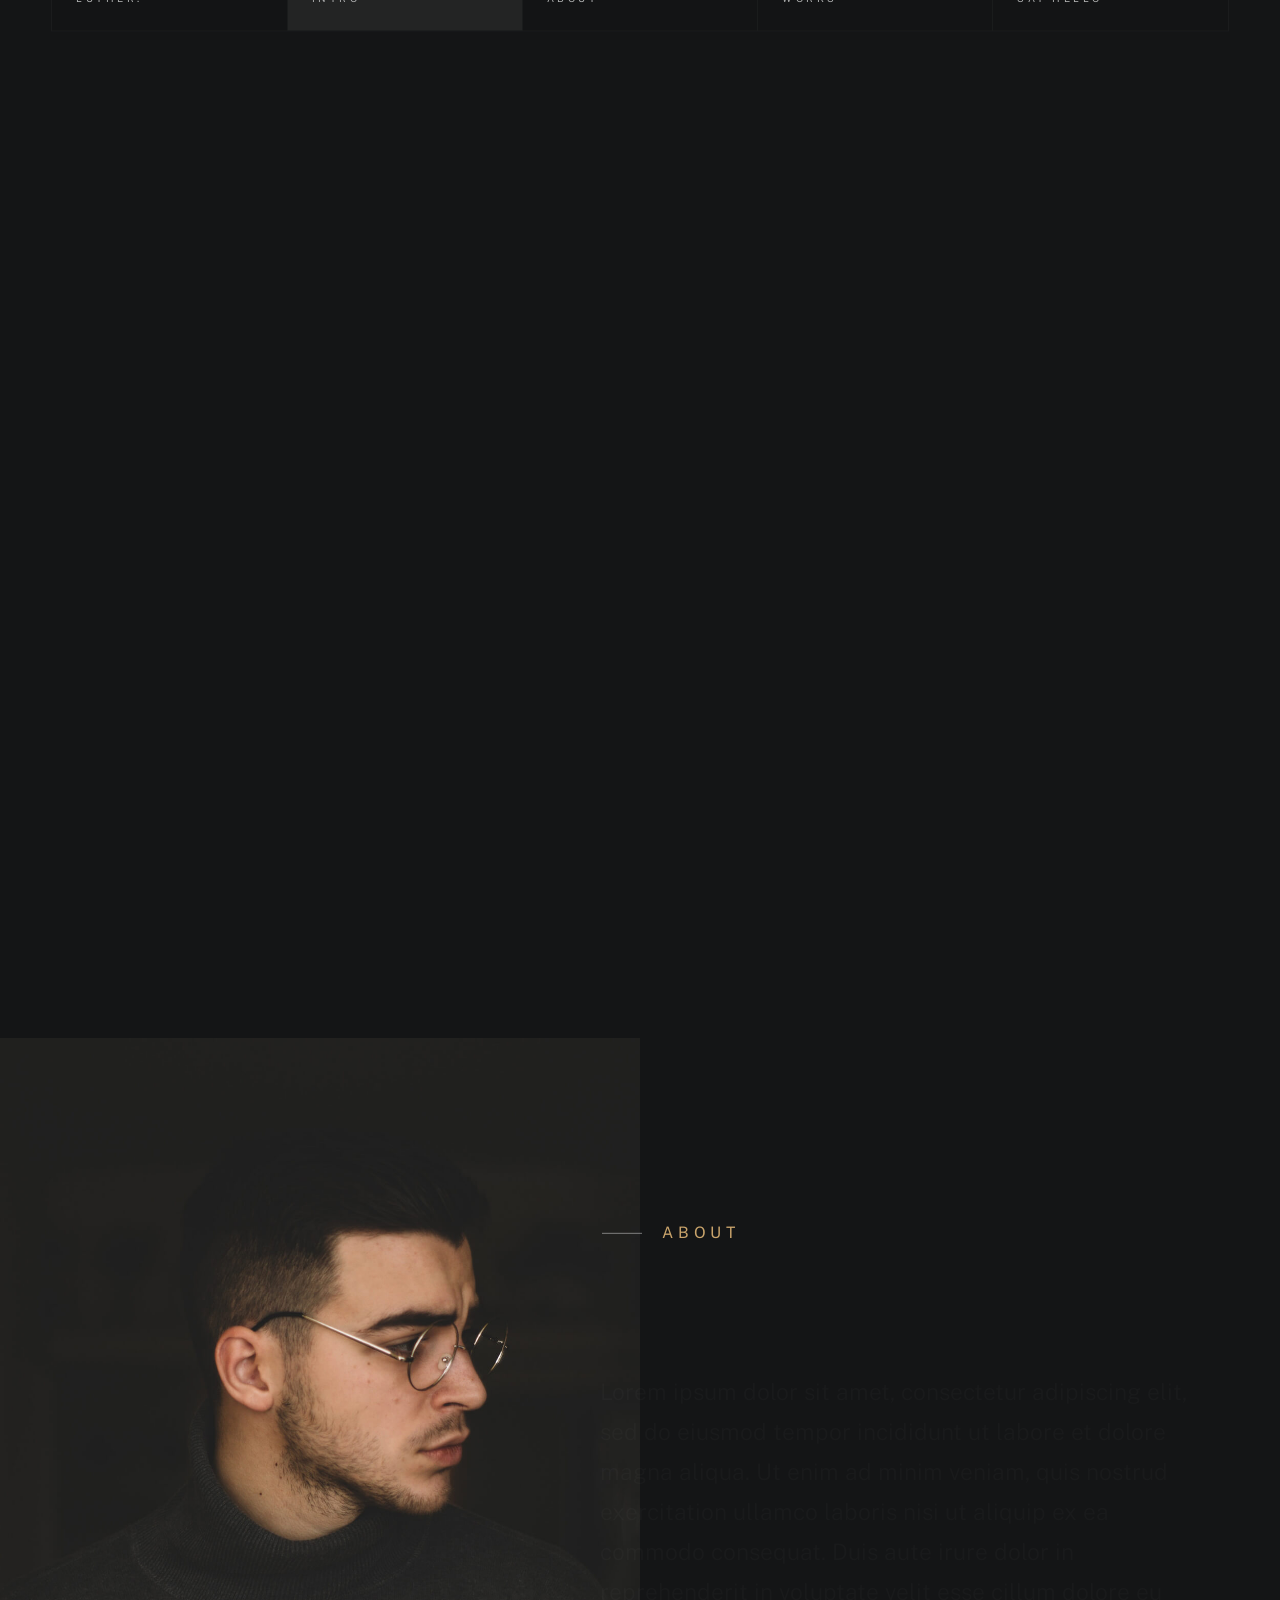
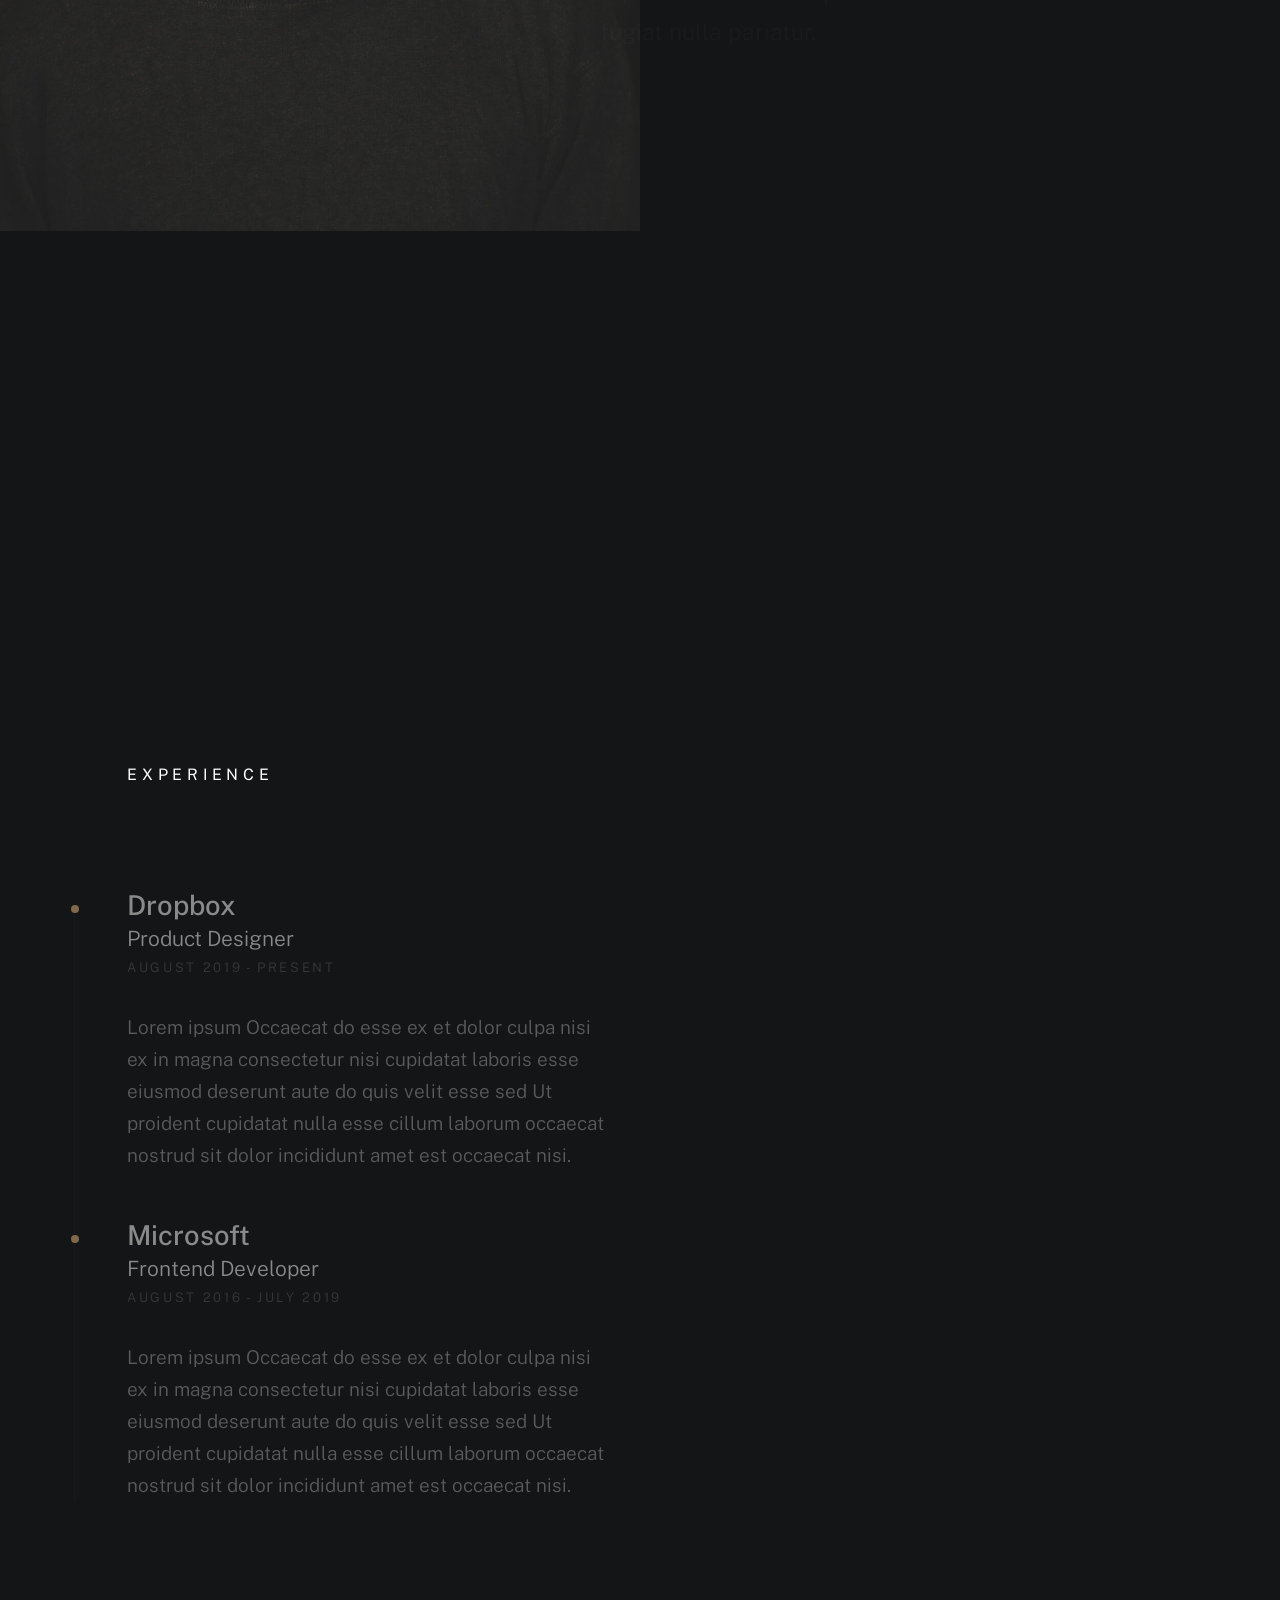
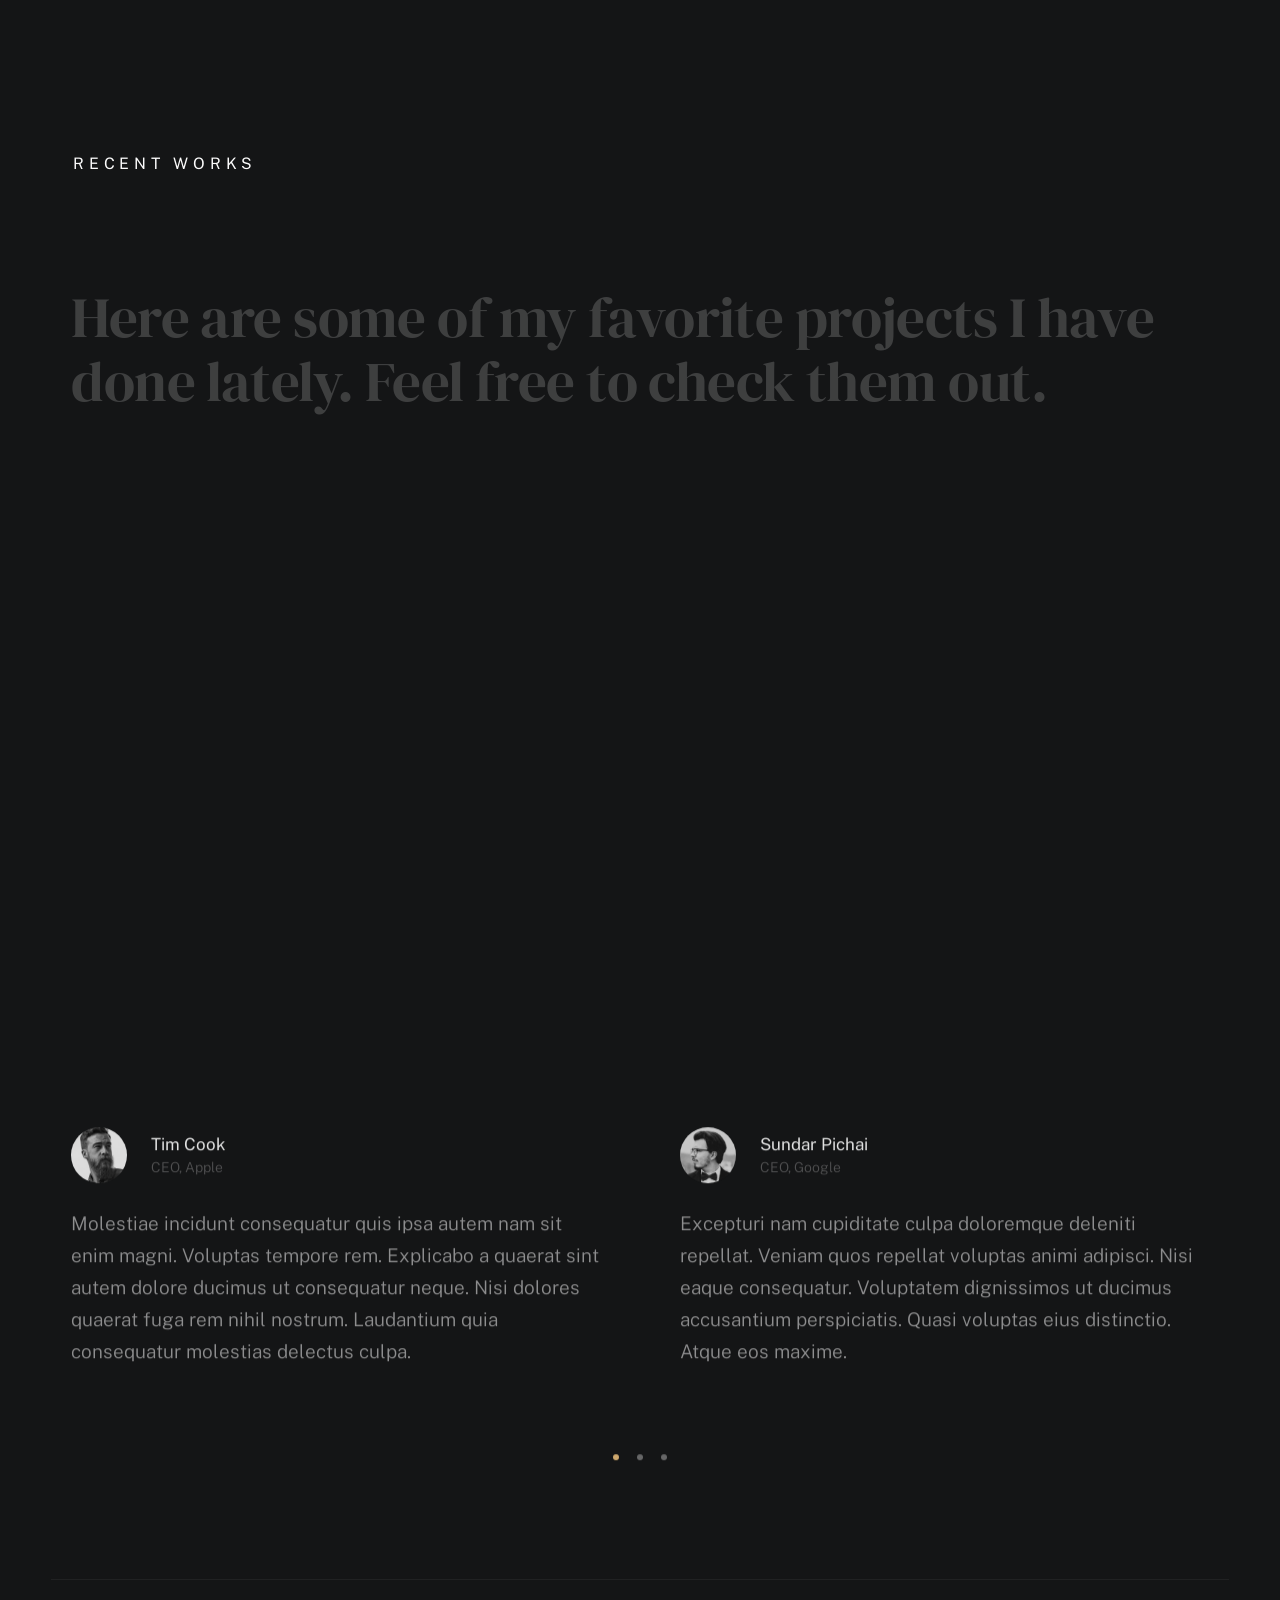
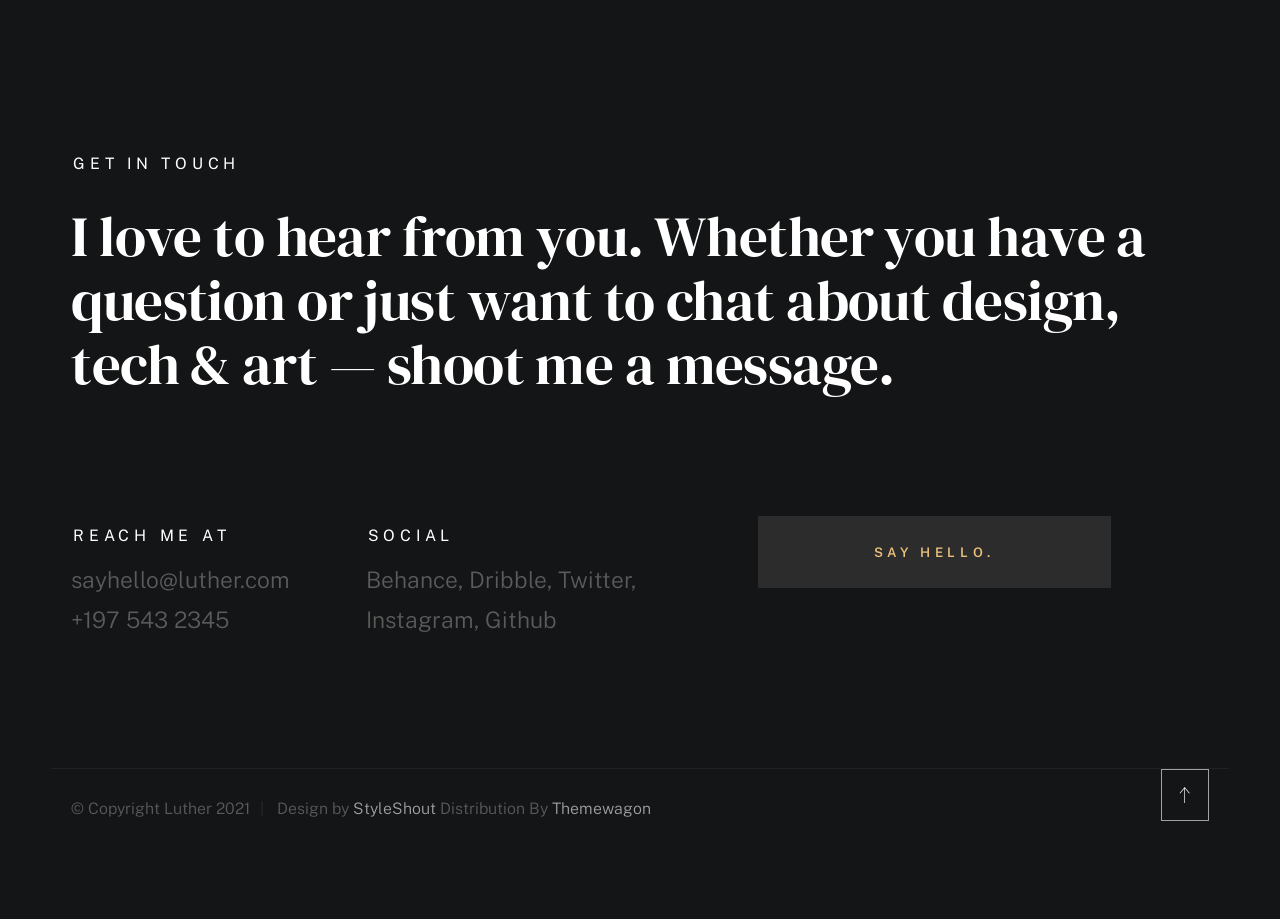
<file: demo1/index.html>
<!DOCTYPE html>
<html class="no-js ss-preload" lang="en">
<head>

    <!--- basic page needs
    ================================================== -->
    <meta charset="utf-8">
    <title>Luther</title>
    <meta name="description" content="">
    <meta name="author" content="">

    <!-- mobile specific metas
    ================================================== -->
    <meta name="viewport" content="width=device-width, initial-scale=1">

    <!-- CSS
    ================================================== -->
    <link rel="stylesheet" href="css/vendor.css">
    <link rel="stylesheet" href="css/styles.css">

    <!-- favicons
    ================================================== -->
    <link rel="apple-touch-icon" sizes="180x180" href="apple-touch-icon.png">
    <link rel="icon" type="image/png" sizes="32x32" href="favicon-32x32.png">
    <link rel="icon" type="image/png" sizes="16x16" href="favicon-16x16.png">
    <link rel="manifest" href="site.webmanifest">

</head>

<body id="top">


    <!-- # preloader
    ================================================== -->
    <div id="preloader">
        <div id="loader">
        </div>
    </div>


    <!-- # page wrap
    ================================================== -->
    <div class="s-pagewrap">

        <div class="circles">
            <span></span>
            <span></span>
            <span></span>
            <span></span>
            <span></span>
        </div>


        <!-- ## site header 
        ================================================== -->
        <header class="s-header">

            <div class="header-mobile">
                <span class="mobile-home-link"><a href="index.html">Luther.</a></span>
                <a class="mobile-menu-toggle" href="#0"><span>Menu</span></a>
            </div>

            <div class="row wide main-nav-wrap">
                <nav class="column lg-12 main-nav">
                    <ul>
                        <li><a href="index.html" class="home-link">Luther.</a></li>
                        <li class="current"><a href="#intro" class="smoothscroll">Intro</a></li>
                        <li><a href="#about" class="smoothscroll">About</a></li>
                        <li><a href="#works" class="smoothscroll">Works</a></li>
                        <li><a href="#contact" class="smoothscroll">Say Hello</a></li>
                    </ul>
                </nav>
            </div>

        </header> <!-- end s-header -->


        <!-- ## main content
        ==================================================- -->
        <main class="s-content">


            <!-- ### intro
            ================================================== -->
            <section id="intro" class="s-intro target-section">

                <div class="row intro-content wide">

                    <div class="column">
                        <div class="text-pretitle with-line">
                            Hello World
                        </div>

                        <h1 class="text-huge-title">
                            I am Luther, <br>
                            a digital designer <br>
                            & frontend <br> 
                            developer based <br>
                            in Somewhere.
                        </h1>
                    </div>

                    <ul class="intro-social">
                        <li><a href="#0">Behance</a></li>
                        <li><a href="#0">Twitter</a></li>
                        <li><a href="#0">Dribbble</a></li>
                        <li><a href="#0">Instagram</a></li>
                    </ul>

                </div> <!-- end intro content -->

                <a href="#about" class="intro-scrolldown smoothscroll">
                    <svg width="24" height="24" viewBox="0 0 24 24" xmlns="http://www.w3.org/2000/svg" fill-rule="evenodd" clip-rule="evenodd"><path d="M11 21.883l-6.235-7.527-.765.644 7.521 9 7.479-9-.764-.645-6.236 7.529v-21.884h-1v21.883z"/></svg>
                </a>

            </section> <!-- end s-intro -->


            <!-- ### about
            ================================================== -->
            <section id="about" class="s-about target-section">


                <div class="row about-info wide" data-animate-block>

                    <div class="column lg-6 md-12 about-info__pic-block">
                        <img src="images/about-photo.jpg" 
                             srcset="images/about-photo.jpg 1x, images/about-photo@2x.jpg 2x" alt="" class="about-info__pic" data-animate-el>
                    </div>

                    <div class="column lg-6 md-12">
                        <div class="about-info__text" >

                            <h2 class="text-pretitle with-line" data-animate-el>
                                About
                            </h2>
                            <p class="attention-getter" data-animate-el>
                                Lorem ipsum dolor sit amet, consectetur adipiscing elit, sed do eiusmod 
                                tempor incididunt ut labore et dolore magna aliqua. Ut enim ad minim 
                                veniam, quis nostrud exercitation ullamco laboris nisi ut aliquip ex 
                                ea commodo consequat. Duis aute irure dolor in reprehenderit in voluptate 
                                velit esse cillum dolore eu fugiat nulla pariatur.
                            </p>
                            <a href="#0" class="btn btn--medium u-fullwidth" data-animate-el>Download CV</a>

                        </div>
                    </div>
                </div> <!-- about-info -->


                <div class="row about-expertise" data-animate-block>
                    <div class="column lg-12">

                        <h2 class="text-pretitle" data-animate-el>Expertise</h2>

                        <ul class="skills-list h1" data-animate-el>
                            <li>Visual Design</li>
                            <li>Branding Identity</li>
                            <li>UI Design</li>
                            <li>Product Design</li>
                            <li>Prototyping</li>
                            <li>Illustration</li>
                        </ul>

                    </div>
                </div> <!-- end about-expertise -->


                <div class="row about-timelines" data-animate-block>

                    <div class="column lg-6 tab-12">

                        <h2 class="text-pretitle" data-animate-el>
                            Experience
                        </h2>

                        <div class="timeline" data-animate-el>

                            <div class="timeline__block">
                                <div class="timeline__bullet"></div>
                                <div class="timeline__header">
                                    <h4 class="timeline__title">Dropbox</h3>
                                    <h5 class="timeline__meta">Product Designer</h5>
                                    <p class="timeline__timeframe">August 2019 - Present</p>
                                </div>
                                <div class="timeline__desc">
                                    <p>Lorem ipsum Occaecat do esse ex et dolor culpa nisi ex in magna consectetur nisi cupidatat laboris esse eiusmod deserunt aute do quis velit esse sed Ut proident cupidatat nulla esse cillum laborum occaecat nostrud sit dolor incididunt amet est occaecat nisi.</p>
                                </div>
                            </div>
    
                            <div class="timeline__block">
                                <div class="timeline__bullet"></div>
                                <div class="timeline__header">
                                    <h4 class="timeline__title">Microsoft</h4>
                                    <h5 class="timeline__meta">Frontend Developer</h5>
                                    <p class="timeline__timeframe">August 2016 - July 2019</p>
                                </div>
                                <div class="timeline__desc">
                                    <p>Lorem ipsum Occaecat do esse ex et dolor culpa nisi ex in magna consectetur nisi cupidatat laboris esse eiusmod deserunt aute do quis velit esse sed Ut proident cupidatat nulla esse cillum laborum occaecat nostrud sit dolor incididunt amet est occaecat nisi.</p>
                                </div>
                            </div>
    
                        </div> <!-- end timeline -->

                    </div> <!-- end column -->

                    <div class="column lg-6 tab-12">

                        <h2 class="text-pretitle" data-animate-el>
                            Education
                        </h2>

                        <div class="timeline" data-animate-el>

                            <div class="timeline__block">
                                <div class="timeline__bullet"></div>
                                <div class="timeline__header">
                                    <h4 class="timeline__title">University of Life</h3>
                                    <h5 class="timeline__meta">Master in Graphic Design</h5>
                                    <p class="timeline__timeframe">April 2015</p>
                                </div>
                                <div class="timeline__desc">
                                    <p>Lorem ipsum Occaecat do esse ex et dolor culpa nisi ex in magna consectetur nisi cupidatat laboris esse eiusmod deserunt aute do quis velit esse sed Ut proident cupidatat nulla esse cillum laborum occaecat nostrud sit dolor incididunt amet est occaecat nisi.</p>
                                </div>
                            </div>
    
                            <div class="timeline__block">
                                <div class="timeline__bullet"></div>
                                <div class="timeline__header">
                                    <h4 class="timeline__title">School of Cool Designers</h4>
                                    <h5 class="timeline__meta">B.A. Degree in Graphic Design</h5>
                                    <p class="timeline__timeframe">August 2012</p>
                                </div>
                                <div class="timeline__desc">
                                    <p>Lorem ipsum Occaecat do esse ex et dolor culpa nisi ex in magna consectetur nisi cupidatat laboris esse eiusmod deserunt aute do quis velit esse sed Ut proident cupidatat nulla esse cillum laborum occaecat nostrud sit dolor incididunt amet est occaecat nisi.</p>
                                </div>
                            </div>
    
                        </div> <!-- end timeline -->
                        
                    </div> <!-- end column -->


                </div> <!-- end about-timelines -->

            </section> <!-- end s-about -->


            <!-- ### works
            ================================================== -->
            <section id="works" class="s-works target-section">


                <div class="row works-portfolio">

                    <div class="column lg-12" data-animate-block>

                        <h2 class="text-pretitle" data-animate-el>
                            Recent Works
                        </h2>
                        <p class="h1" data-animate-el>
                            Here are some of my favorite projects I have done lately. Feel free to check them out.
                        </p>
    
                        <ul class="folio-list row block-lg-one-half block-stack-on-1000">

                            <li class="folio-list__item column" data-animate-el>
                                <a class="folio-list__item-link" href="#modal-01">
                                    <div class="folio-list__item-pic">
                                        <img src="images/portfolio/fuji.jpg"
                                             srcset="images/portfolio/fuji.jpg 1x, images/portfolio/fuji@2x.jpg 2x"  alt="">
                                    </div>
                                    
                                    <div class="folio-list__item-text">
                                        <div class="folio-list__item-cat">
                                            Website
                                        </div>
                                        <div class="folio-list__item-title">
                                            Retro Camera.
                                        </div>
                                    </div>
                                </a>
                                <a class="folio-list__proj-link" href="#" title="project link">
                                    <svg width="15" height="15" viewBox="0 0 15 15" fill="none" xmlns="http://www.w3.org/2000/svg"><path d="M8.14645 3.14645C8.34171 2.95118 8.65829 2.95118 8.85355 3.14645L12.8536 7.14645C13.0488 7.34171 13.0488 7.65829 12.8536 7.85355L8.85355 11.8536C8.65829 12.0488 8.34171 12.0488 8.14645 11.8536C7.95118 11.6583 7.95118 11.3417 8.14645 11.1464L11.2929 8H2.5C2.22386 8 2 7.77614 2 7.5C2 7.22386 2.22386 7 2.5 7H11.2929L8.14645 3.85355C7.95118 3.65829 7.95118 3.34171 8.14645 3.14645Z" fill="currentColor" fill-rule="evenodd" clip-rule="evenodd"></path></svg>
                                </a>
                            </li> <!--end folio-list__item -->

                            <li class="folio-list__item column" data-animate-el>
                                <a class="folio-list__item-link" href="#modal-02">
                                    <div class="folio-list__item-pic">
                                        <img src="images/portfolio/lamp.jpg" 
                                             srcset="images/portfolio/lamp.jpg 1x, images/portfolio/lamp@2x.jpg 2x" alt="">
                                    </div>
                                    
                                    <div class="folio-list__item-text">
                                        <div class="folio-list__item-cat">
                                            Product Design
                                        </div>
                                        <div class="folio-list__item-title">
                                            The White Lamp.
                                        </div>
                                    </div>
                                </a>
                                <a class="folio-list__proj-link" href="#" title="project link">
                                    <svg width="15" height="15" viewBox="0 0 15 15" fill="none" xmlns="http://www.w3.org/2000/svg"><path d="M8.14645 3.14645C8.34171 2.95118 8.65829 2.95118 8.85355 3.14645L12.8536 7.14645C13.0488 7.34171 13.0488 7.65829 12.8536 7.85355L8.85355 11.8536C8.65829 12.0488 8.34171 12.0488 8.14645 11.8536C7.95118 11.6583 7.95118 11.3417 8.14645 11.1464L11.2929 8H2.5C2.22386 8 2 7.77614 2 7.5C2 7.22386 2.22386 7 2.5 7H11.2929L8.14645 3.85355C7.95118 3.65829 7.95118 3.34171 8.14645 3.14645Z" fill="currentColor" fill-rule="evenodd" clip-rule="evenodd"></path></svg>
                                </a>
                            </li> <!--end folio-list__item -->

                            <li class="folio-list__item column" data-animate-el>
                                <a class="folio-list__item-link" href="#modal-03">
                                    <div class="folio-list__item-pic">
                                        <img src="images/portfolio/rucksack.jpg" 
                                             srcset="images/portfolio/rucksack.jpg 1x, images/portfolio/rucksack@2x.jpg 2x" alt="">
                                    </div>
                                    
                                    <div class="folio-list__item-text">
                                        <div class="folio-list__item-cat">
                                            Branding
                                        </div>
                                        <div class="folio-list__item-title">
                                            Rucksuck.
                                        </div>
                                    </div>
                                </a>
                                <a class="folio-list__proj-link" href="#" title="project link">
                                    <svg width="15" height="15" viewBox="0 0 15 15" fill="none" xmlns="http://www.w3.org/2000/svg"><path d="M8.14645 3.14645C8.34171 2.95118 8.65829 2.95118 8.85355 3.14645L12.8536 7.14645C13.0488 7.34171 13.0488 7.65829 12.8536 7.85355L8.85355 11.8536C8.65829 12.0488 8.34171 12.0488 8.14645 11.8536C7.95118 11.6583 7.95118 11.3417 8.14645 11.1464L11.2929 8H2.5C2.22386 8 2 7.77614 2 7.5C2 7.22386 2.22386 7 2.5 7H11.2929L8.14645 3.85355C7.95118 3.65829 7.95118 3.34171 8.14645 3.14645Z" fill="currentColor" fill-rule="evenodd" clip-rule="evenodd"></path></svg>
                                </a>
                            </li> <!--end folio-list__item -->

                            <li class="folio-list__item column" data-animate-el>
                                <a class="folio-list__item-link" href="#modal-04">
                                    <div class="folio-list__item-pic">
                                        <img src="images/portfolio/skaterboy.jpg"
                                             srcset="images/portfolio/skaterboy.jpg 1x, images/portfolio/skaterboy@2x.jpg 2x" alt="">
                                    </div>
                                    
                                    <div class="folio-list__item-text">
                                        <div class="folio-list__item-cat">
                                            Website
                                        </div>
                                        <div class="folio-list__item-title">
                                            Since Day One.
                                        </div>
                                    </div>
                                </a>
                                <a class="folio-list__proj-link" href="#" title="project link">
                                    <svg width="15" height="15" viewBox="0 0 15 15" fill="none" xmlns="http://www.w3.org/2000/svg"><path d="M8.14645 3.14645C8.34171 2.95118 8.65829 2.95118 8.85355 3.14645L12.8536 7.14645C13.0488 7.34171 13.0488 7.65829 12.8536 7.85355L8.85355 11.8536C8.65829 12.0488 8.34171 12.0488 8.14645 11.8536C7.95118 11.6583 7.95118 11.3417 8.14645 11.1464L11.2929 8H2.5C2.22386 8 2 7.77614 2 7.5C2 7.22386 2.22386 7 2.5 7H11.2929L8.14645 3.85355C7.95118 3.65829 7.95118 3.34171 8.14645 3.14645Z" fill="currentColor" fill-rule="evenodd" clip-rule="evenodd"></path></svg>
                                </a>
                            </li> <!--end folio-list__item -->

                            <li class="folio-list__item column" data-animate-el>
                                <a class="folio-list__item-link" href="#modal-05">
                                    <div class="folio-list__item-pic">
                                        <img src="images/portfolio/sanddunes.jpg" 
                                             srcset="images/portfolio/sanddunes.jpg 1x, images/portfolio/sanddunes@2x.jpg 2x" alt="">
                                    </div>
                                    
                                    <div class="folio-list__item-text">
                                        <div class="folio-list__item-cat">
                                            Illustration
                                        </div>
                                        <div class="folio-list__item-title">
                                            Sand Dunes.
                                        </div>
                                    </div>
                                </a>
                                <a class="folio-list__proj-link" href="#" title="project link">
                                    <svg width="15" height="15" viewBox="0 0 15 15" fill="none" xmlns="http://www.w3.org/2000/svg"><path d="M8.14645 3.14645C8.34171 2.95118 8.65829 2.95118 8.85355 3.14645L12.8536 7.14645C13.0488 7.34171 13.0488 7.65829 12.8536 7.85355L8.85355 11.8536C8.65829 12.0488 8.34171 12.0488 8.14645 11.8536C7.95118 11.6583 7.95118 11.3417 8.14645 11.1464L11.2929 8H2.5C2.22386 8 2 7.77614 2 7.5C2 7.22386 2.22386 7 2.5 7H11.2929L8.14645 3.85355C7.95118 3.65829 7.95118 3.34171 8.14645 3.14645Z" fill="currentColor" fill-rule="evenodd" clip-rule="evenodd"></path></svg>
                                </a>
                            </li> <!--end folio-list__item -->

                            <li class="folio-list__item column" data-animate-el>
                                <a class="folio-list__item-link" href="#modal-06">
                                    <div class="folio-list__item-pic">
                                        <img src="images/portfolio/minimalismo.jpg" 
                                             srcset="images/portfolio/minimalismo.jpg 1x, images/portfolio/minimalismo@2x.jpg 2x" alt="">
                                    </div>
                                    
                                    <div class="folio-list__item-text">
                                        <div class="folio-list__item-cat">
                                            Branding
                                        </div>
                                        <div class="folio-list__item-title">
                                            Minimalismo.
                                        </div>
                                    </div>
                                </a>
                                <a class="folio-list__proj-link" href="#" title="project link">
                                    <svg width="15" height="15" viewBox="0 0 15 15" fill="none" xmlns="http://www.w3.org/2000/svg"><path d="M8.14645 3.14645C8.34171 2.95118 8.65829 2.95118 8.85355 3.14645L12.8536 7.14645C13.0488 7.34171 13.0488 7.65829 12.8536 7.85355L8.85355 11.8536C8.65829 12.0488 8.34171 12.0488 8.14645 11.8536C7.95118 11.6583 7.95118 11.3417 8.14645 11.1464L11.2929 8H2.5C2.22386 8 2 7.77614 2 7.5C2 7.22386 2.22386 7 2.5 7H11.2929L8.14645 3.85355C7.95118 3.65829 7.95118 3.34171 8.14645 3.14645Z" fill="currentColor" fill-rule="evenodd" clip-rule="evenodd"></path></svg>
                                </a>
                            </li> <!--end folio-list__item -->

                        </ul> <!-- end folio-list -->

                    </div> <!-- end column -->


                    <!-- Modal Templates Popup
                    -------------------------------------------- -->
                    <div id="modal-01" hidden>
                        <div class="modal-popup">
                            <img src="images/portfolio/gallery/g-fuji.jpg" alt="">
                
                            <div class="modal-popup__desc">
                                <h5>Retro Camera</h5>
                                <p>Odio soluta enim quos sit asperiores rerum rerum repudiandae cum. Vel voluptatem alias qui assumenda iure et expedita voluptatem. Ratione officiis quae.</p>
                                <ul class="modal-popup__cat">
                                    <li>Branding</li>
                                    <li>Product Design</li>
                                </ul>
                            </div>
                
                            <a href="https://www.behance.net/" class="modal-popup__details">Project link</a>
                        </div>
                    </div> <!-- end modal -->

                    <div id="modal-02" hidden>
                        <div class="modal-popup">
                            <img src="images/portfolio/gallery/g-lamp.jpg" alt="">
                
                            <div class="modal-popup__desc">
                                <h5>The White Lamp</h5>
                                <p>Proin gravida nibh vel velit auctor aliquet. Aenean sollicitudin, lorem quis bibendum auctor, nisi elit consequat ipsum, nec sagittis sem nibh id elit.</p>
                                <ul class="modal-popup__cat">
                                    <li>Branding</li>
                                </ul>
                            </div>
                
                            <a href="https://www.behance.net/" class="modal-popup__details">Project link</a>
                        </div>
                    </div> <!-- end modal -->

                    <div id="modal-03" hidden>
                        <div class="modal-popup">
                            <img src="images/portfolio/gallery/g-rucksack.jpg" alt="">
                
                            <div class="modal-popup__desc">
                                <h5>Rucksuck</h5>
                                <p>Exercitationem reprehenderit quod explicabo consequatur aliquid ut magni ut. Deleniti quo corrupti illum velit eveniet ratione necessitatibus ipsam mollitia.</p>
                                <ul class="modal-popup__cat">
                                    <li>Product Design</li>
                                </ul>
                            </div>
                
                            <a href="https://www.behance.net/" class="modal-popup__details">Project link</a>
                        </div>
                    </div> <!-- end modal -->

                    <div id="modal-04" hidden>
                        <div class="modal-popup">
                            <img src="images/portfolio/gallery/g-skaterboy.jpg" alt="">
                
                            <div class="modal-popup__desc">
                                <h5>Since Day One</h5>
                                <p>Dolores velit qui quos nobis. Aliquam delectus voluptas quos possimus non voluptatem voluptas voluptas. Est doloribus eligendi porro doloribus voluptatum.</p>
                                <ul class="modal-popup__cat">
                                    <li>Website</li>
                                </ul>
                            </div>
                
                            <a href="https://www.behance.net/" class="modal-popup__details">Project link</a>
                        </div>
                    </div> <!-- end modal -->

                    <div id="modal-05" hidden>
                        <div class="modal-popup">

                            <img src="images/portfolio/gallery/g-sanddunes.jpg" alt="">
                
                            <div class="modal-popup__desc">
                                <h5>Sand Dunes</h5>
                                <p>Proin gravida nibh vel velit auctor aliquet. Aenean sollicitudin, lorem quis bibendum auctor, nisi elit consequat ipsum, nec sagittis sem nibh id elit.</p>
                                <ul class="modal-popup__cat">
                                    <li>Illustration</li>
                                </ul>
                            </div>
                
                            <a href="https://www.behance.net/" class="modal-popup__details">Project link</a>
                        </div>
                    </div> <!-- end modal -->

                    <div id="modal-06" hidden>
                        <div class="modal-popup">
                            <img src="images/portfolio/gallery/g-minimalismo.jpg" alt="">
                
                            <div class="modal-popup__desc">
                                <h5>Minimalismo</h5>
                                <p>Quisquam vel libero consequuntur autem voluptas. Qui aut vero. Omnis fugit mollitia cupiditate voluptas. Aenean sollicitudin, lorem quis bibendum auctor.</p>
                                <ul class="modal-popup__cat">
                                    <li>Branding</li>
                                    <li>Product Design</li>
                                </ul>
                            </div>
                
                            <a href="https://www.behance.net/" class="modal-popup__details">Project link</a>
                        </div>
                    </div> <!-- end modal -->

                </div> <!-- end works-portfolio -->


                <div class="row testimonials">
                    <div class="column lg-12" data-animate-block>
        
                        <div class="swiper-container testimonial-slider" data-animate-el>
        
                            <div class="swiper-wrapper">

                                <div class="testimonial-slider__slide swiper-slide">
                                    <div class="testimonial-slider__author">
                                        <img src="images/avatars/user-02.jpg" alt="Author image" class="testimonial-slider__avatar">
                                        <cite class="testimonial-slider__cite">
                                            <strong>Tim Cook</strong>
                                            <span>CEO, Apple</span>
                                        </cite>
                                    </div>
                                    <p>
                                    Molestiae incidunt consequatur quis ipsa autem nam sit enim magni. Voluptas tempore rem. 
                                    Explicabo a quaerat sint autem dolore ducimus ut consequatur neque.  Nisi dolores quaerat fuga rem nihil nostrum.
                                    Laudantium quia consequatur molestias delectus culpa.
                                    </p>
                                </div> <!-- end testimonial-slider__slide -->
                
                                <div class="testimonial-slider__slide swiper-slide">
                                    <div class="testimonial-slider__author">
                                        <img src="images/avatars/user-03.jpg" alt="Author image" class="testimonial-slider__avatar">
                                        <cite class="testimonial-slider__cite">
                                            <strong>Sundar Pichai</strong>
                                            <span>CEO, Google</span>
                                        </cite>
                                    </div>
                                    <p>
                                    Excepturi nam cupiditate culpa doloremque deleniti repellat. Veniam quos repellat voluptas animi adipisci.
                                    Nisi eaque consequatur. Voluptatem dignissimos ut ducimus accusantium perspiciatis.
                                    Quasi voluptas eius distinctio. Atque eos maxime.
                                    </p>
                                </div> <!-- end testimonial-slider__slide -->
                
                                <div class="testimonial-slider__slide swiper-slide">
                                    <div class="testimonial-slider__author">
                                        <img src="images/avatars/user-01.jpg" alt="Author image" class="testimonial-slider__avatar">
                                        <cite class="testimonial-slider__cite">
                                            <strong>Satya Nadella</strong>
                                            <span>CEO, Microsoft</span>
                                        </cite>
                                    </div>
                                    <p>
                                    Repellat dignissimos libero. Qui sed at corrupti expedita voluptas odit. Nihil ea quia nesciunt. Ducimus aut sed ipsam.  
                                    Autem eaque officia cum exercitationem sunt voluptatum accusamus. Quasi voluptas eius distinctio.
                                    Voluptatem dignissimos ut.
                                    </p>
                                </div> <!-- end testimonial-slider__slide -->
        
                                <div class="testimonial-slider__slide swiper-slide">
                                    <div class="testimonial-slider__author">
                                        <img src="images/avatars/user-06.jpg" alt="Author image" class="testimonial-slider__avatar">
                                        <cite class="testimonial-slider__cite">
                                            <strong>Jeff Bezos</strong>
                                            <span>CEO, Amazon</span>
                                        </cite>
                                    </div>
                                    <p>
                                    Nunc interdum lacus sit amet orci. Vestibulum dapibus nunc ac augue. Fusce vel dui. In ac felis 
                                    quis tortor malesuada pretium. Curabitur vestibulum aliquam leo. Qui sed at corrupti expedita voluptas odit. 
                                    Nihil ea quia nesciunt. Ducimus aut sed ipsam.
                                    </p>
                                </div> <!-- end testimonial-slider__slide -->
            
                            </div> <!-- end swiper-wrapper -->
        
                            <div class="swiper-pagination"></div>
        
                        </div> <!-- end swiper-container -->
        
                    </div> <!-- end column -->
                </div> <!-- end row testimonials -->

            </section> <!-- end s-works -->


            <!-- ### contact
            ================================================== -->
            <section id="contact" class="s-contact target-section">

                <div class="row contact-top">
                    <div class="column lg-12">
                        <h2 class="text-pretitle">
                            Get In Touch
                        </h2>

                        <p class="h1">
                            I love to hear from you.
                            Whether you have a question or just 
                            want to chat about design, tech & art — shoot me a message.
                        </p>
                    </div>
                </div> <!-- end contact-top -->

                <div class="row contact-bottom">
                    <div class="column lg-3 md-5 tab-6 stack-on-550 contact-block">
                        <h3 class="text-pretitle">Reach me at</h3>
                        <p class="contact-links">
                            <a href="mailto:sayhello@luther.com" class="mailtoui">sayhello@luther.com</a> <br>
                            <a href="tel:+1975432345">+197 543 2345</a>
                        </p>
                    </div>
                    <div class="column lg-4 md-5 tab-6 stack-on-550 contact-block">
                        <h3 class="text-pretitle">Social</h3>
                        <ul class="contact-social">
                            <li><a href="#0">Behance</a></li>
                            <li><a href="#0">Dribble</a></li>
                            <li><a href="#0">Twitter</a></li>
                            <li><a href="#0">Instagram</a></li>
                            <li><a href="#0">Github</a></li>
                        </ul>
                    </div>
                    <div class="column lg-4 md-12 contact-block">
                        <a href="mailto:sayhello@luther.com" class="mailtoui btn btn--medium u-fullwidth contact-btn">Say Hello.</a>
                    </div>
                </div> <!-- end contact-bottom -->

            </section> <!-- end contact -->

        </main> <!-- end s-content -->


        <!-- ## footer
        ================================================== -->
        <footer class="s-footer">

            <div class="row">
                <div class="column ss-copyright">
                    <span>© Copyright Luther 2021</span> 
                    <span>Design by <a href="https://www.styleshout.com/">StyleShout</a> Distribution By <a href="https://themewagon.com">Themewagon</a></span>
                </div>

                <div class="ss-go-top">
                    <a class="smoothscroll" title="Back to Top" href="#top">
                        <svg xmlns="http://www.w3.org/2000/svg" viewBox="0 0 24 24" fill-rule="evenodd" clip-rule="evenodd"><path d="M11 2.206l-6.235 7.528-.765-.645 7.521-9 7.479 9-.764.646-6.236-7.53v21.884h-1v-21.883z"/></svg>
                    </a>
                </div>
            </div>

        </footer> <!-- end s-footer -->

    </div> <!-- end -s-pagewrap -->


    <!-- Java Script
    ================================================== -->
    <script src="js/plugins.js"></script>
    <script src="js/main.js"></script>

</body>
</html>
</file>
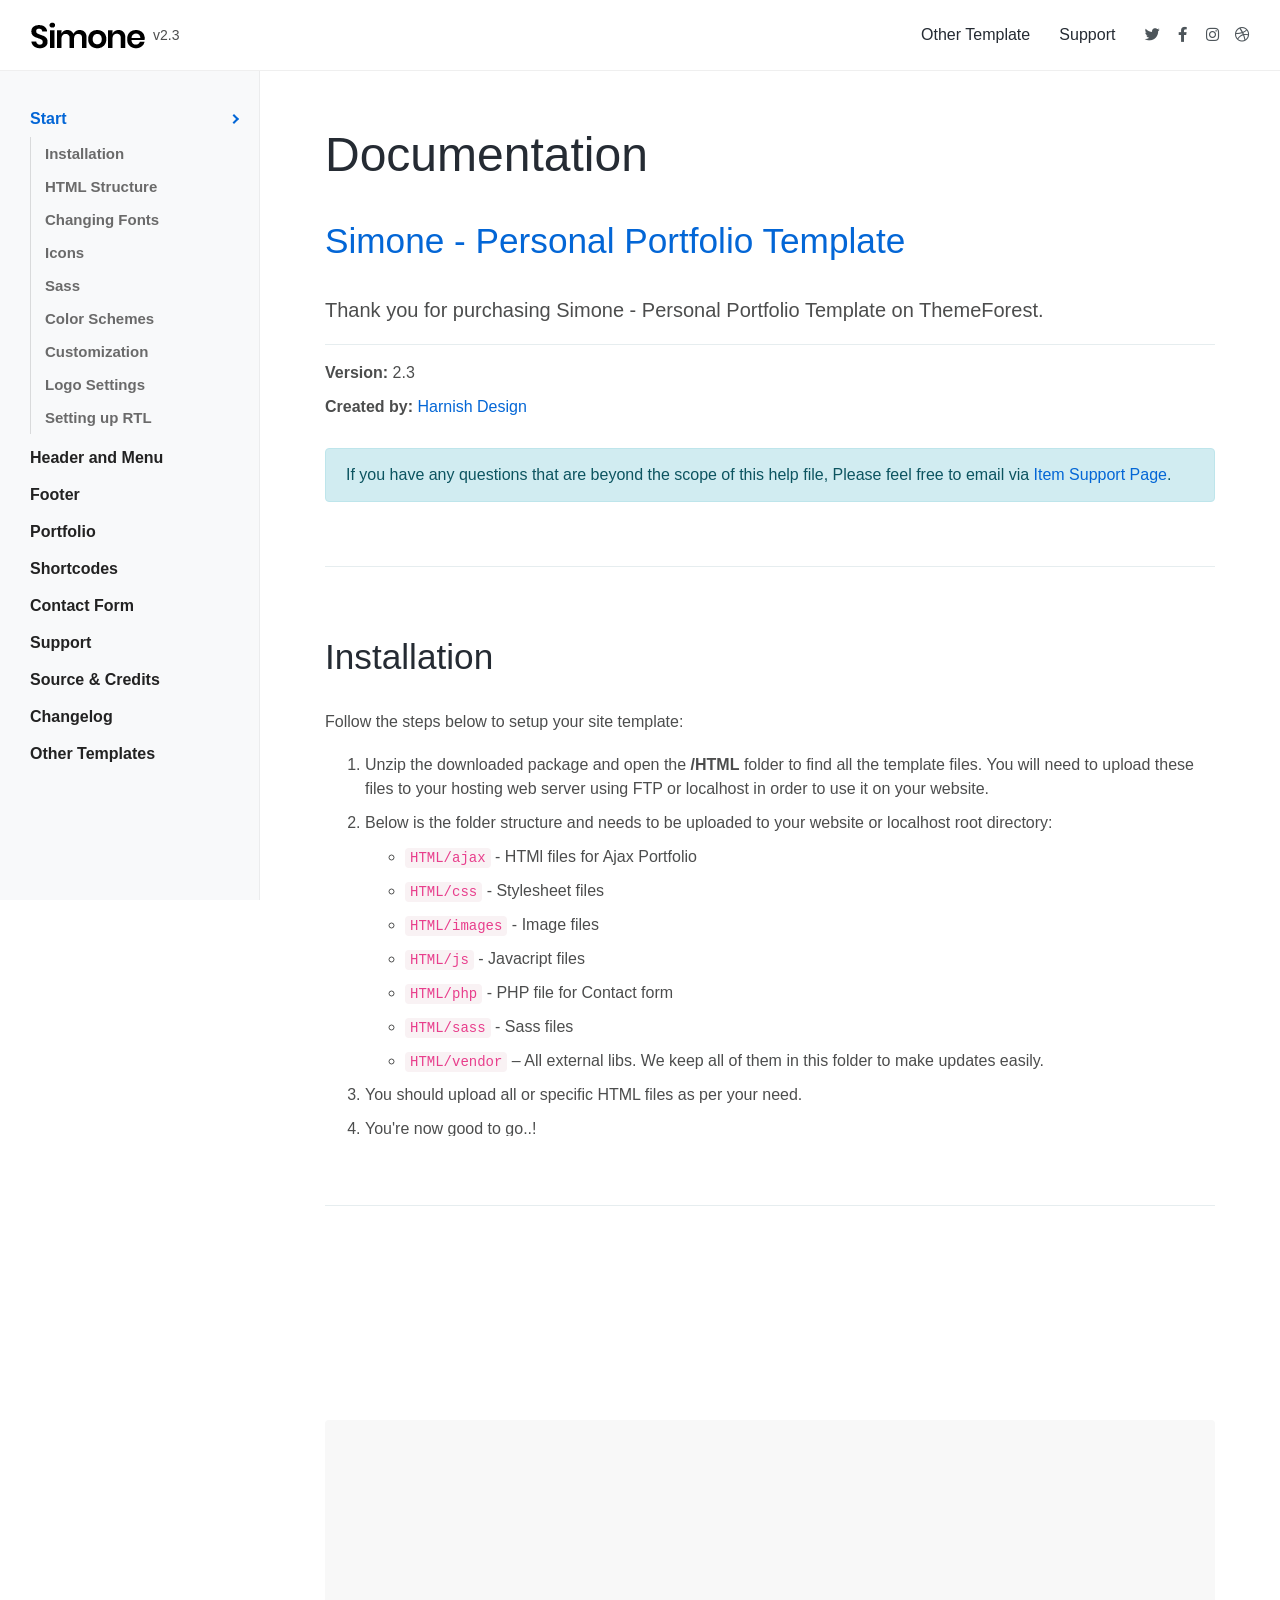
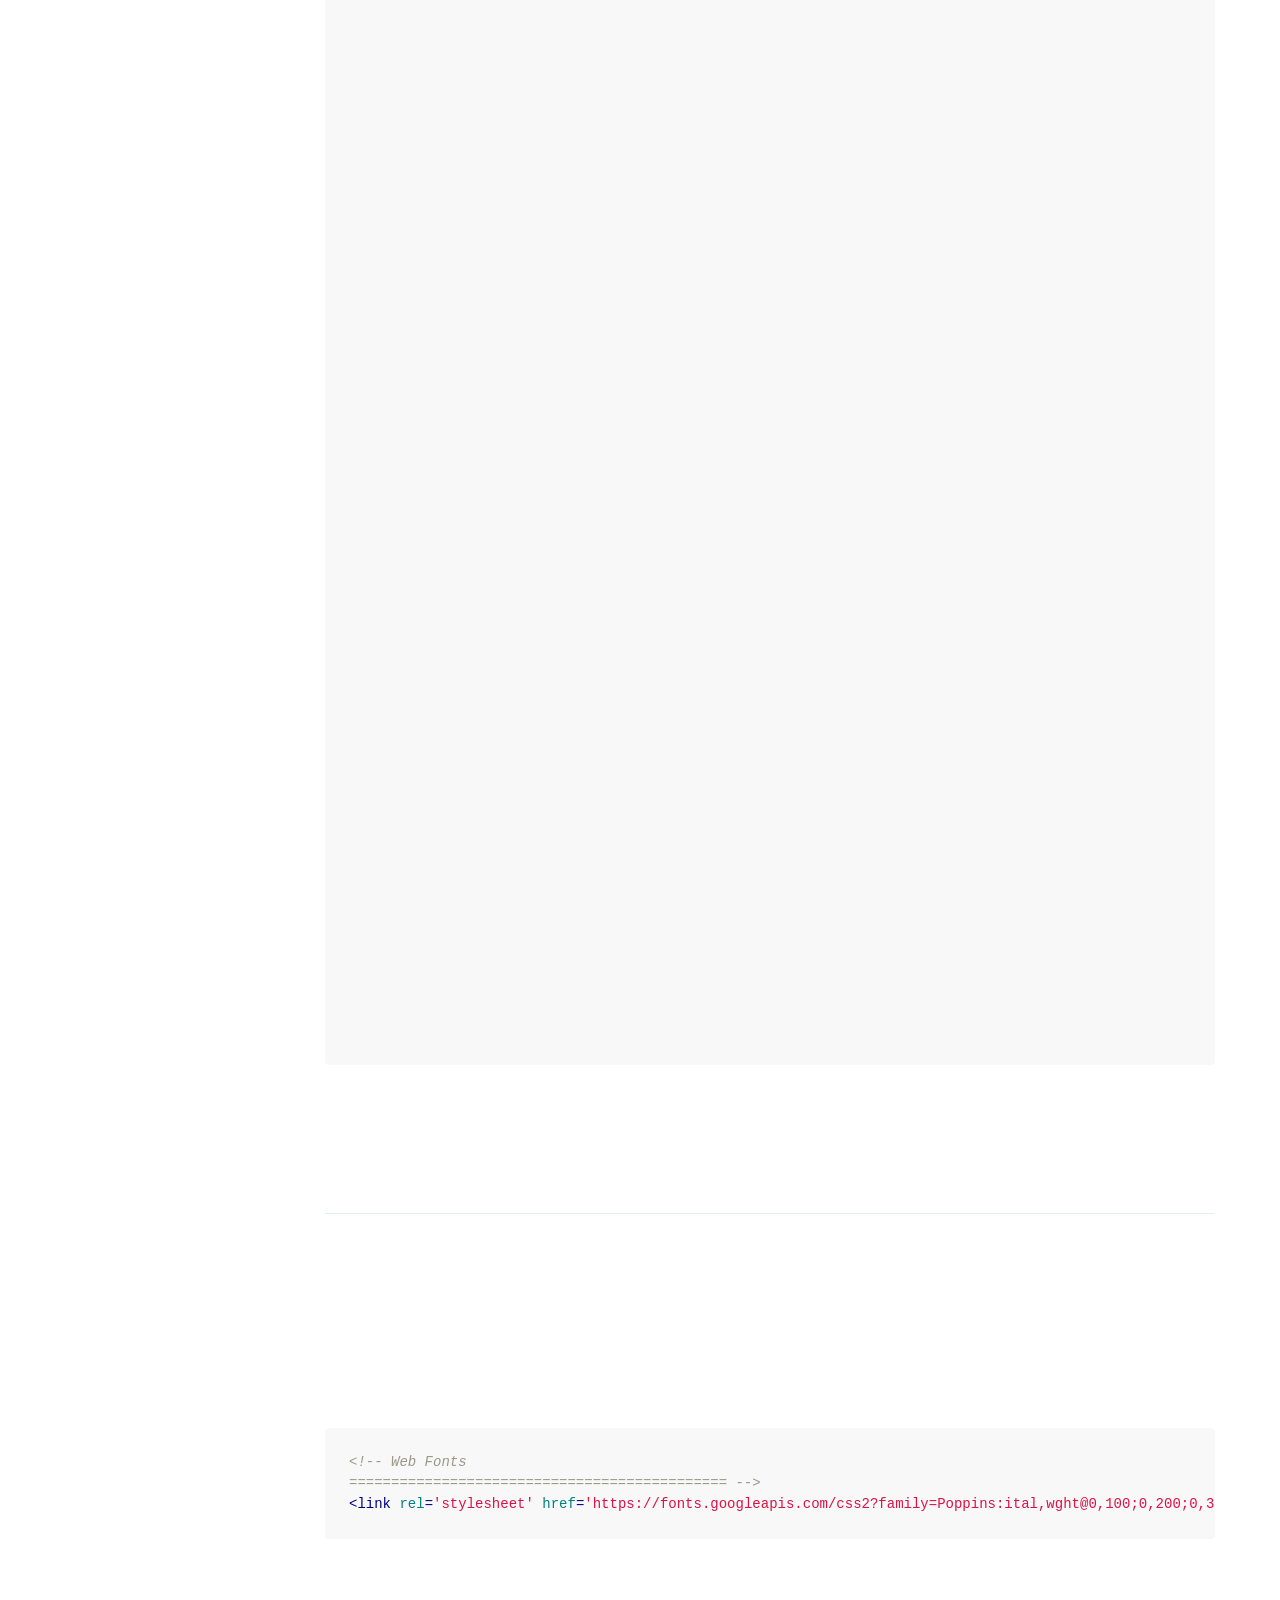
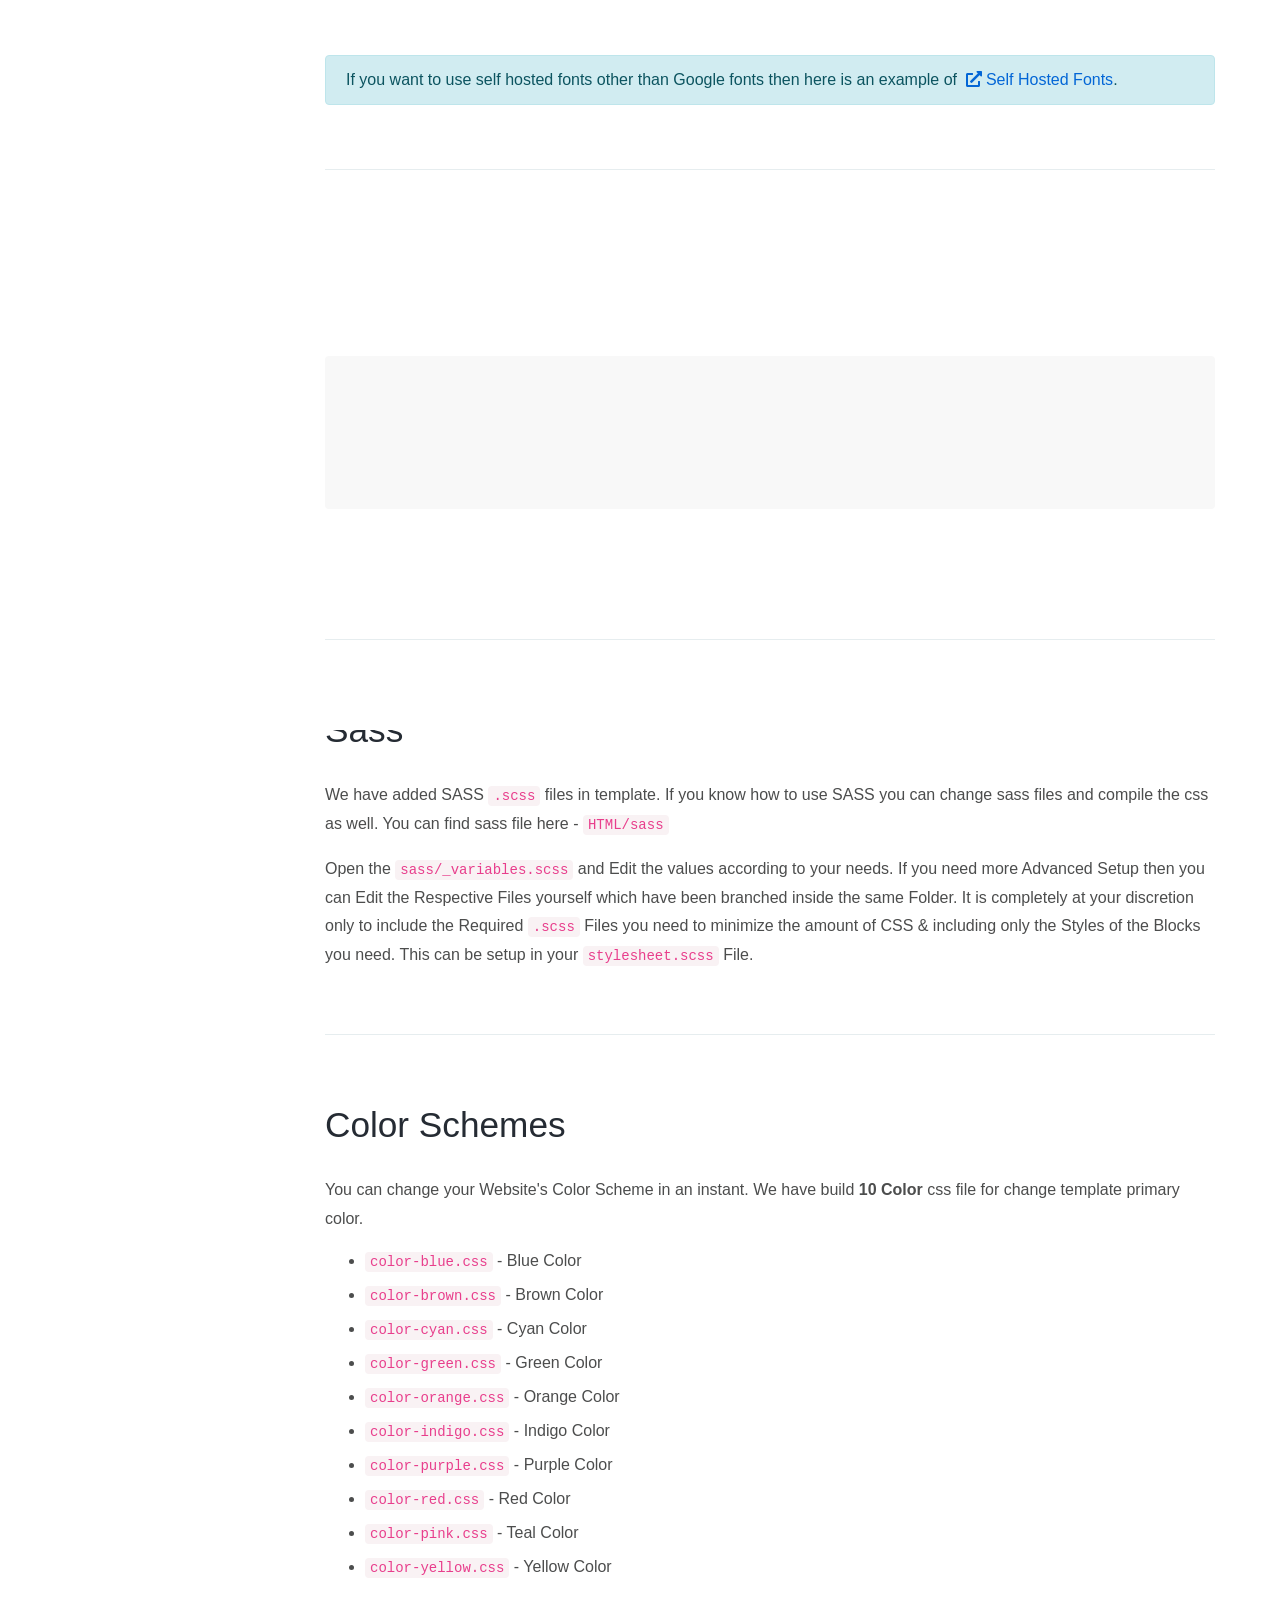
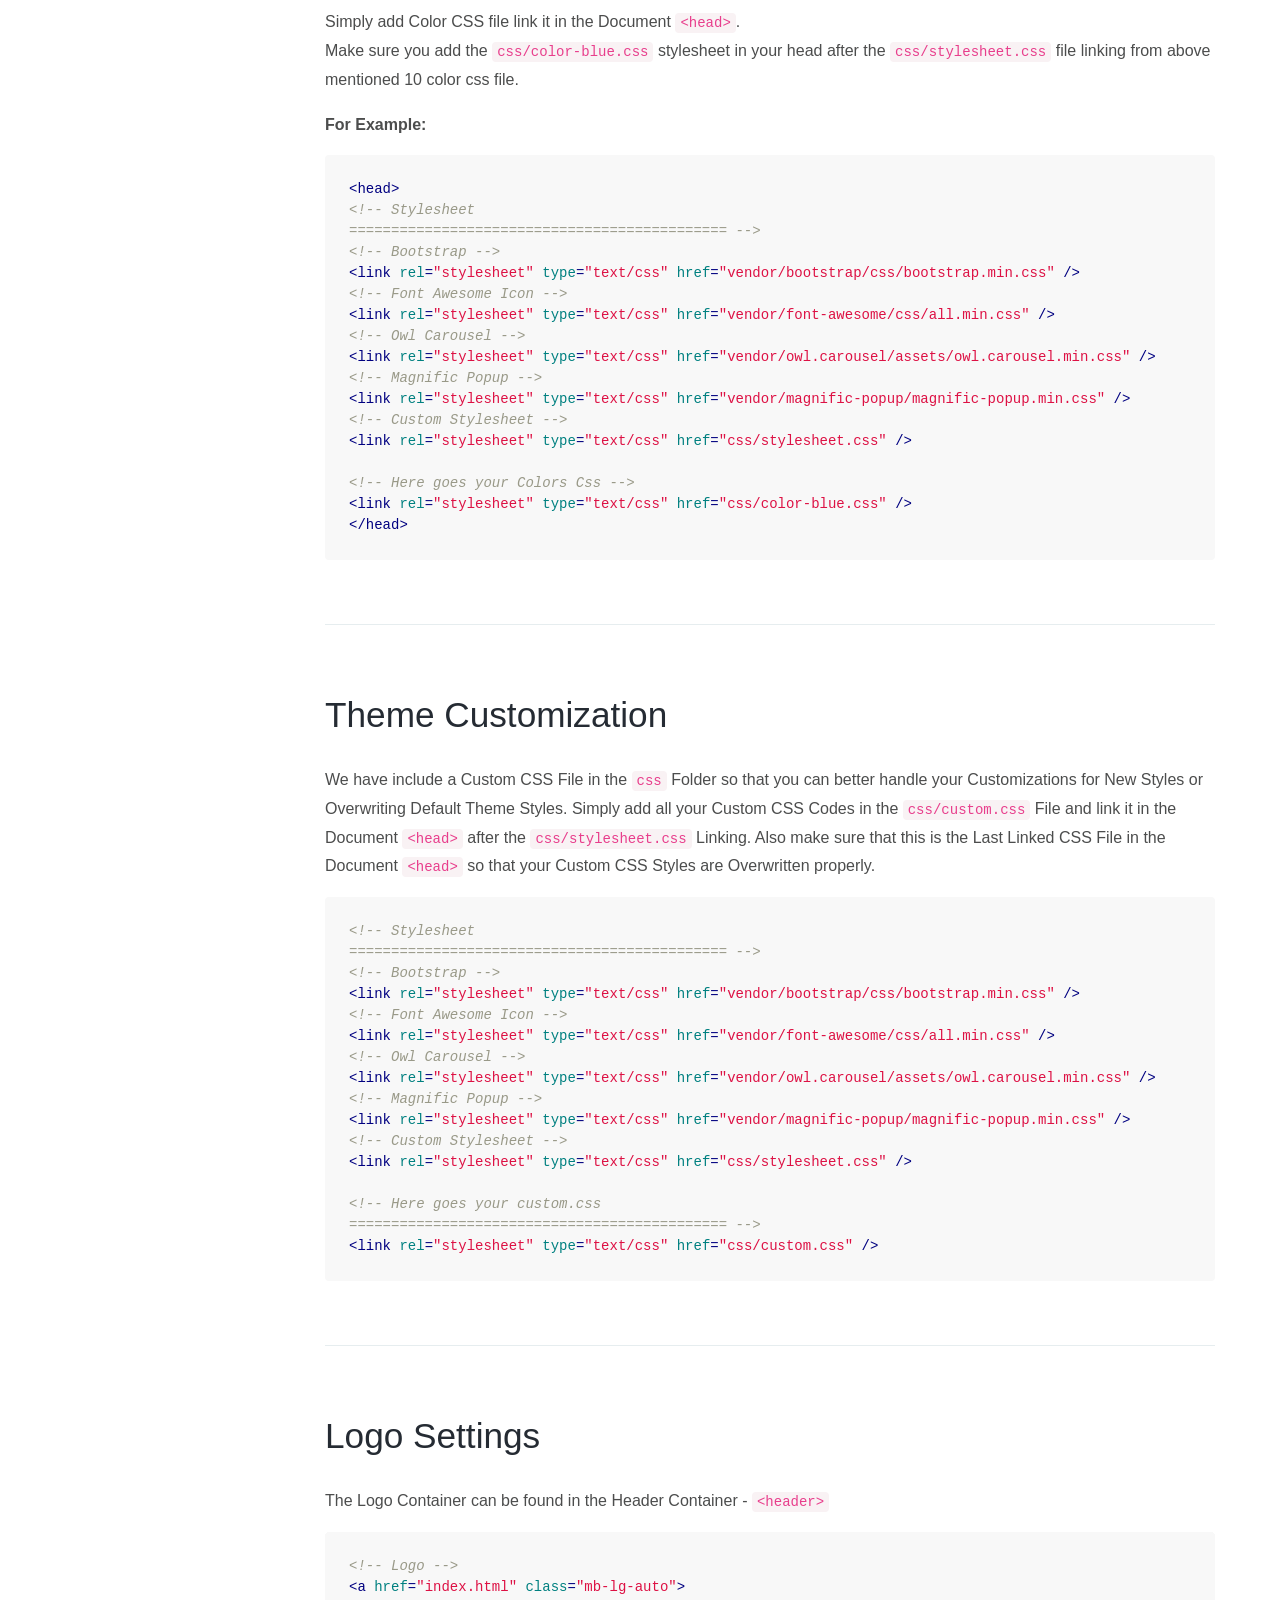
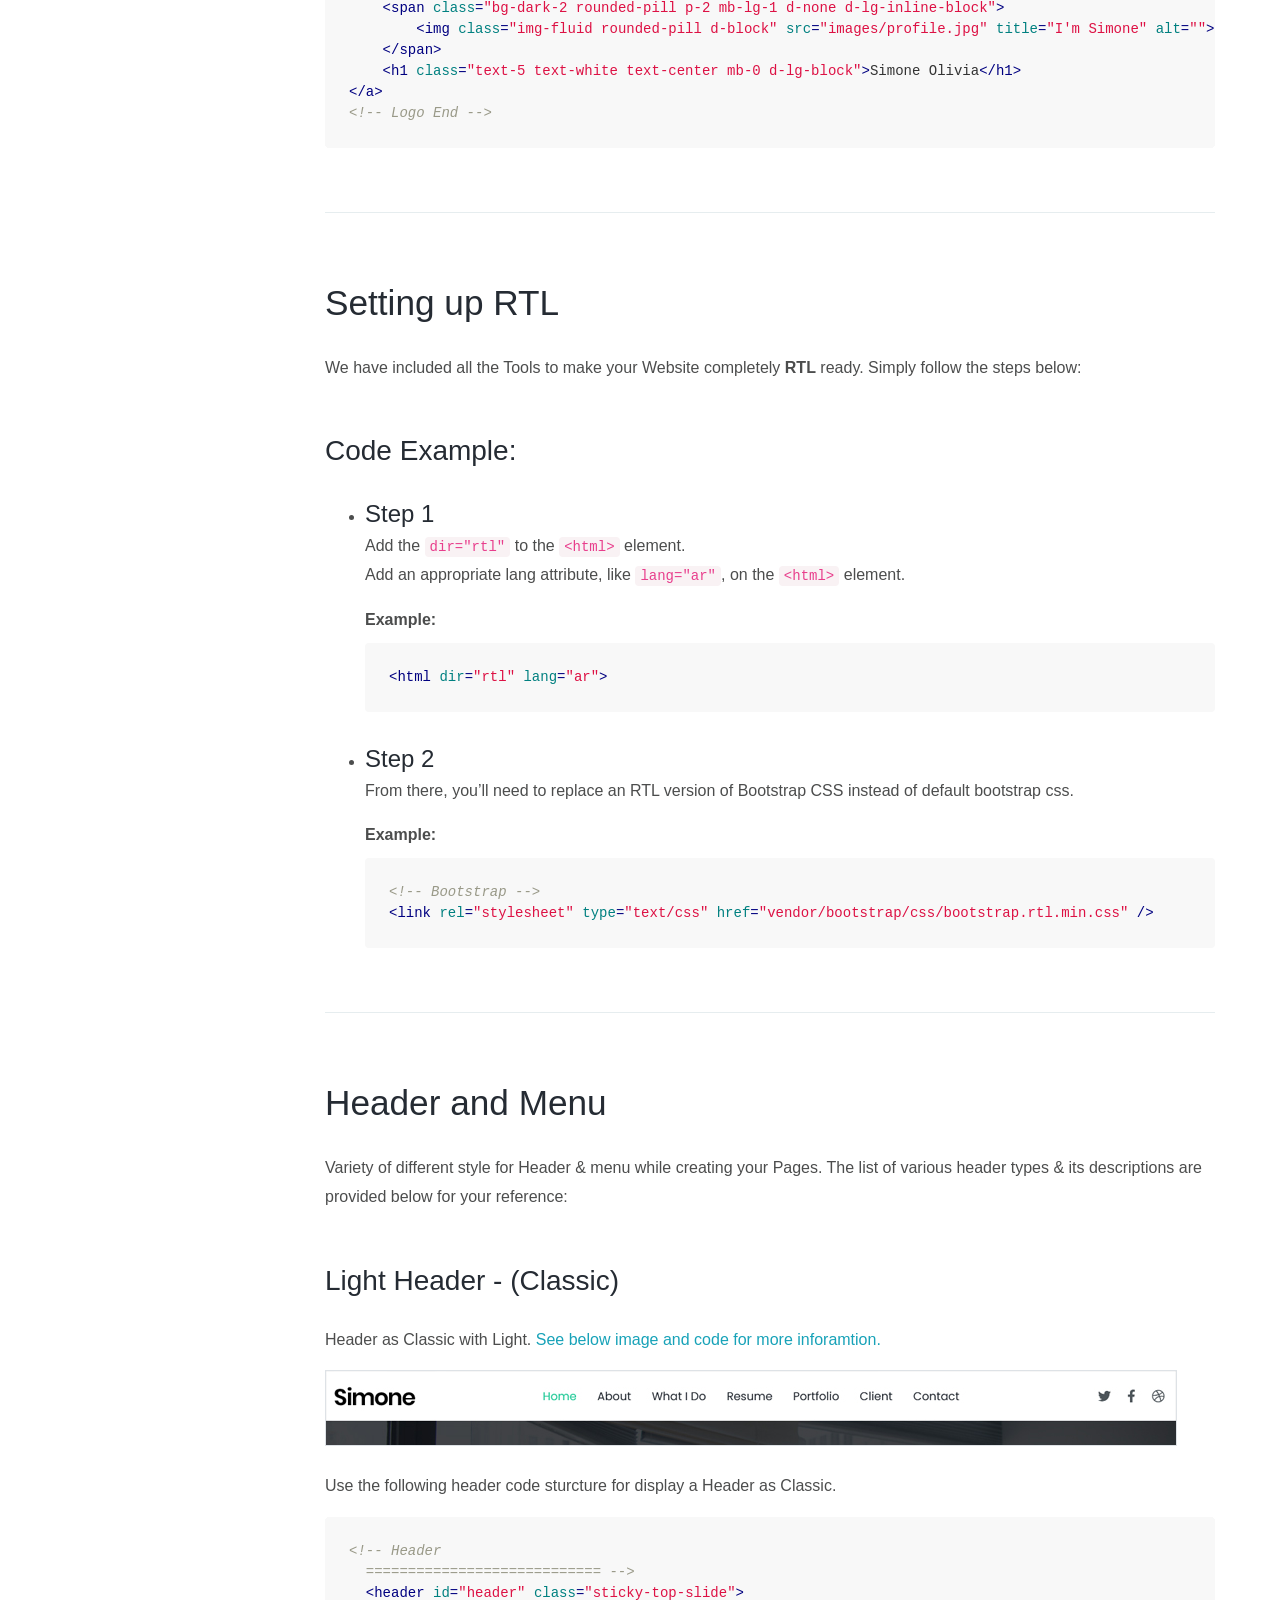
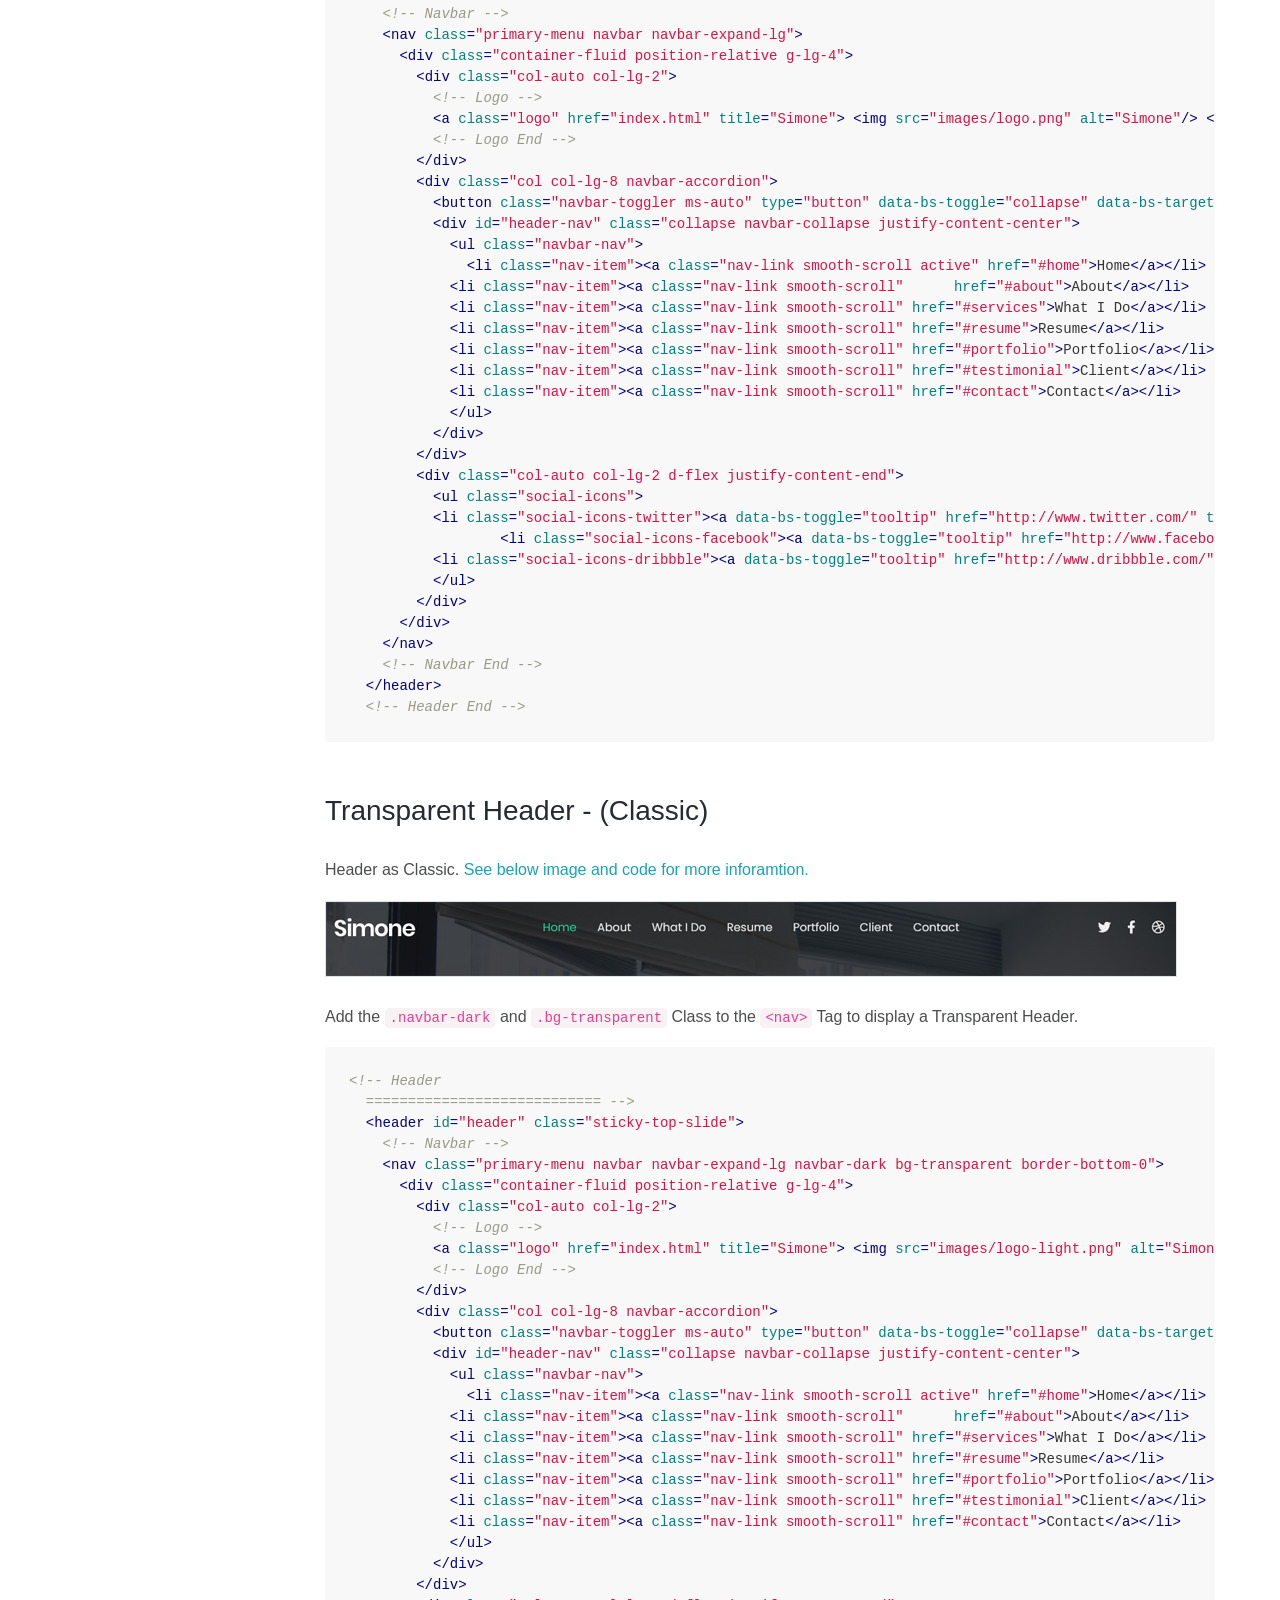
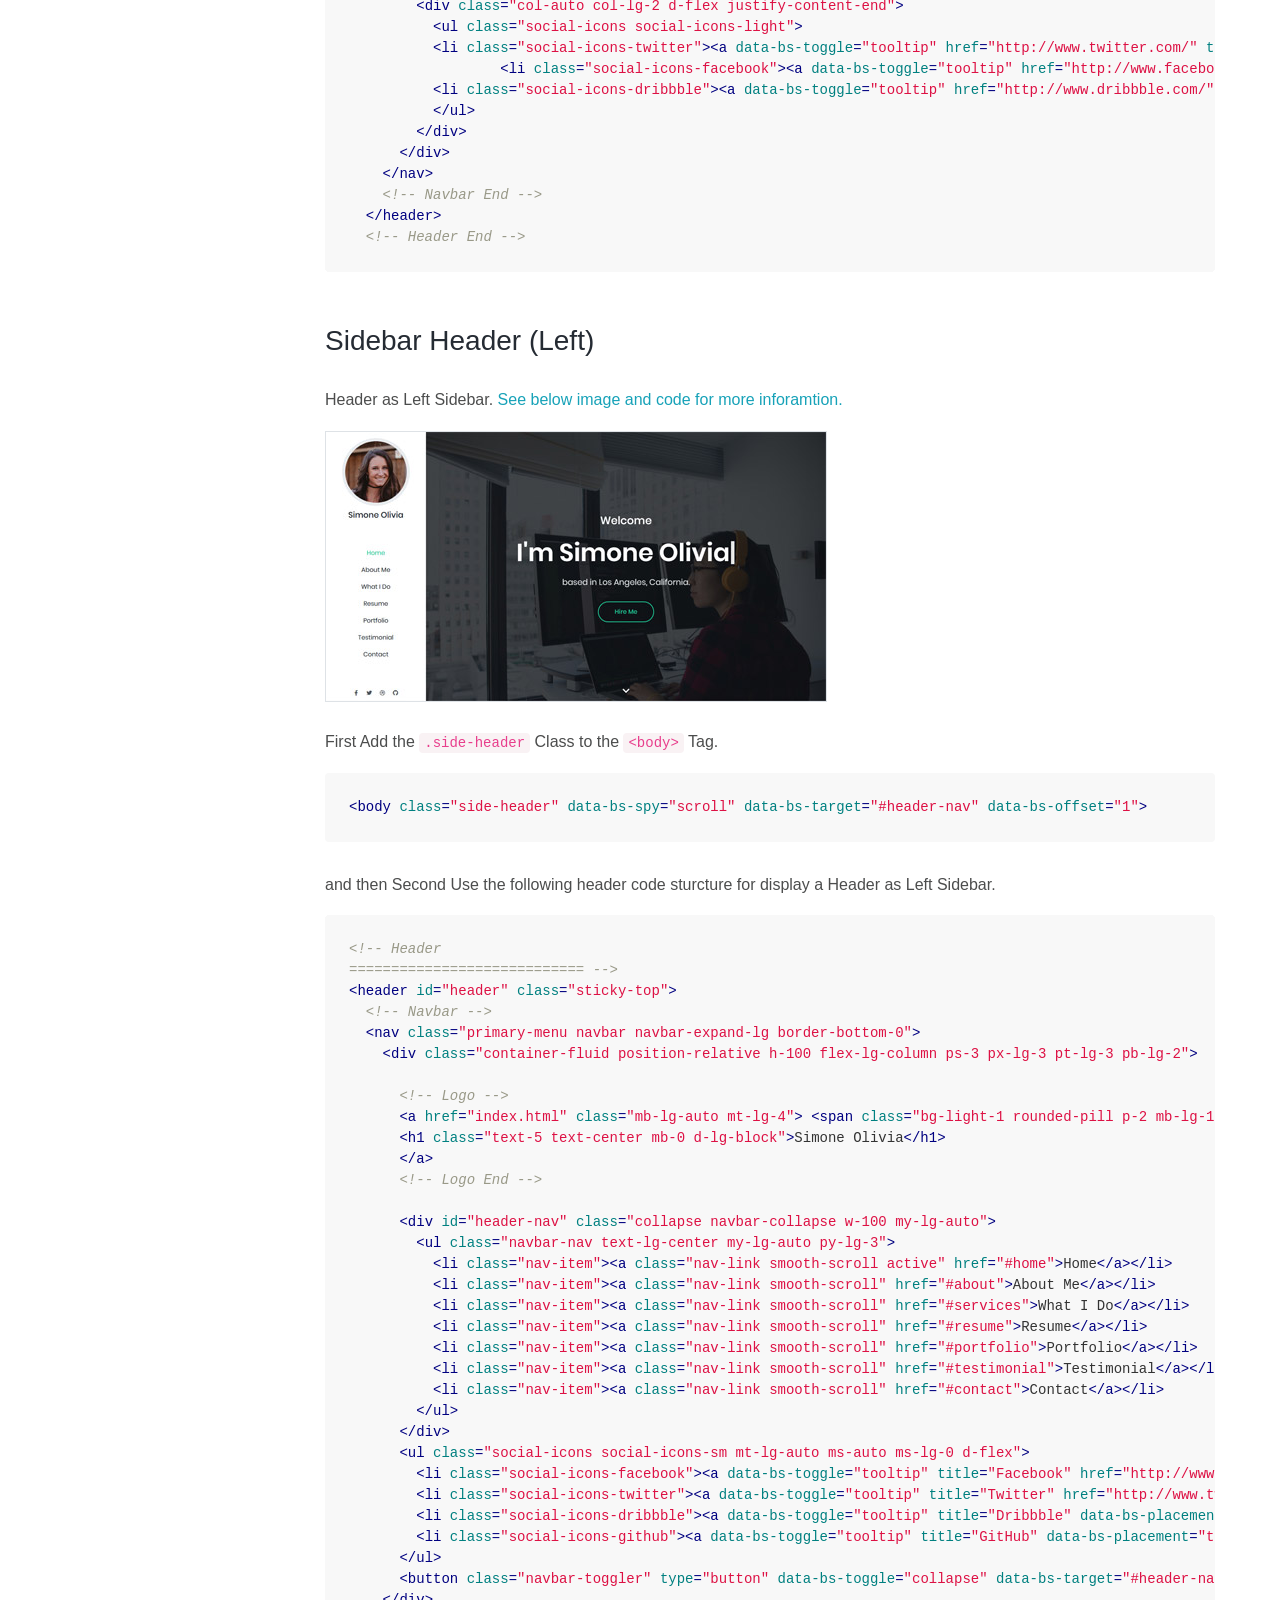
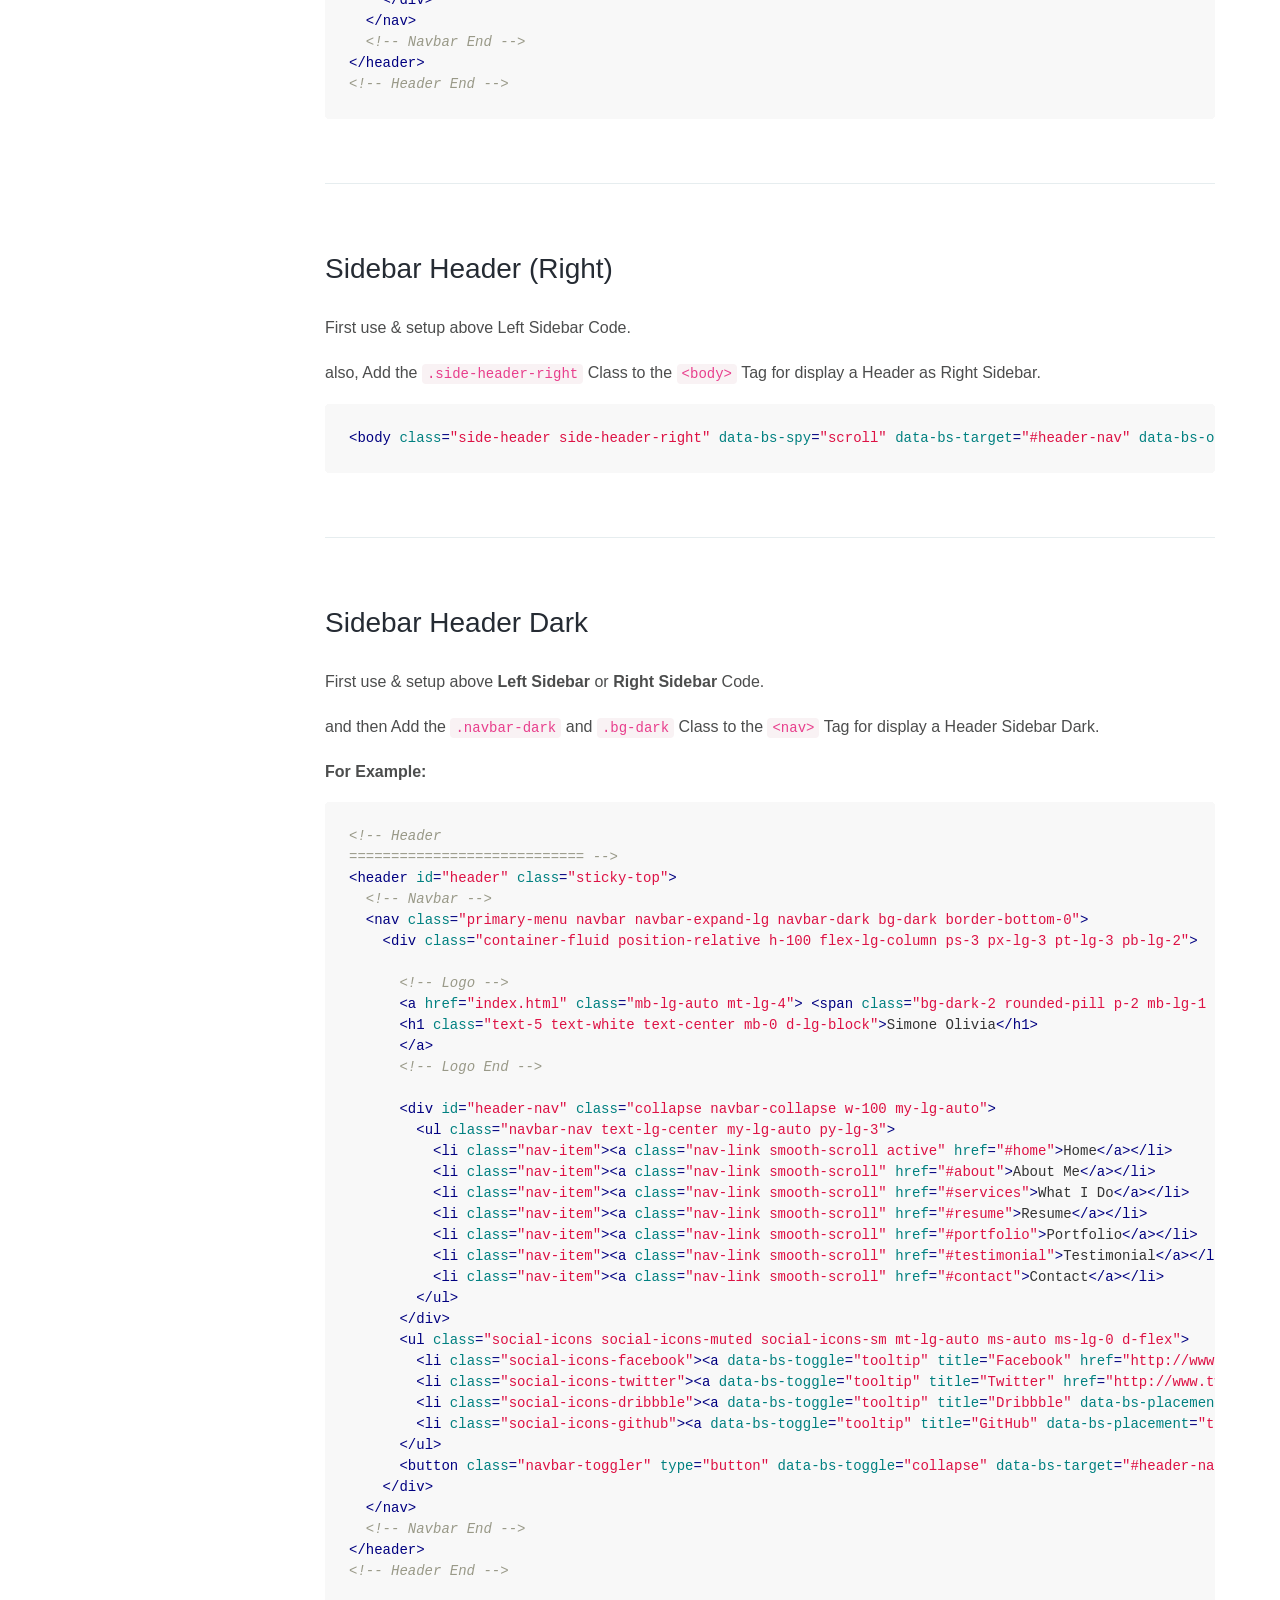
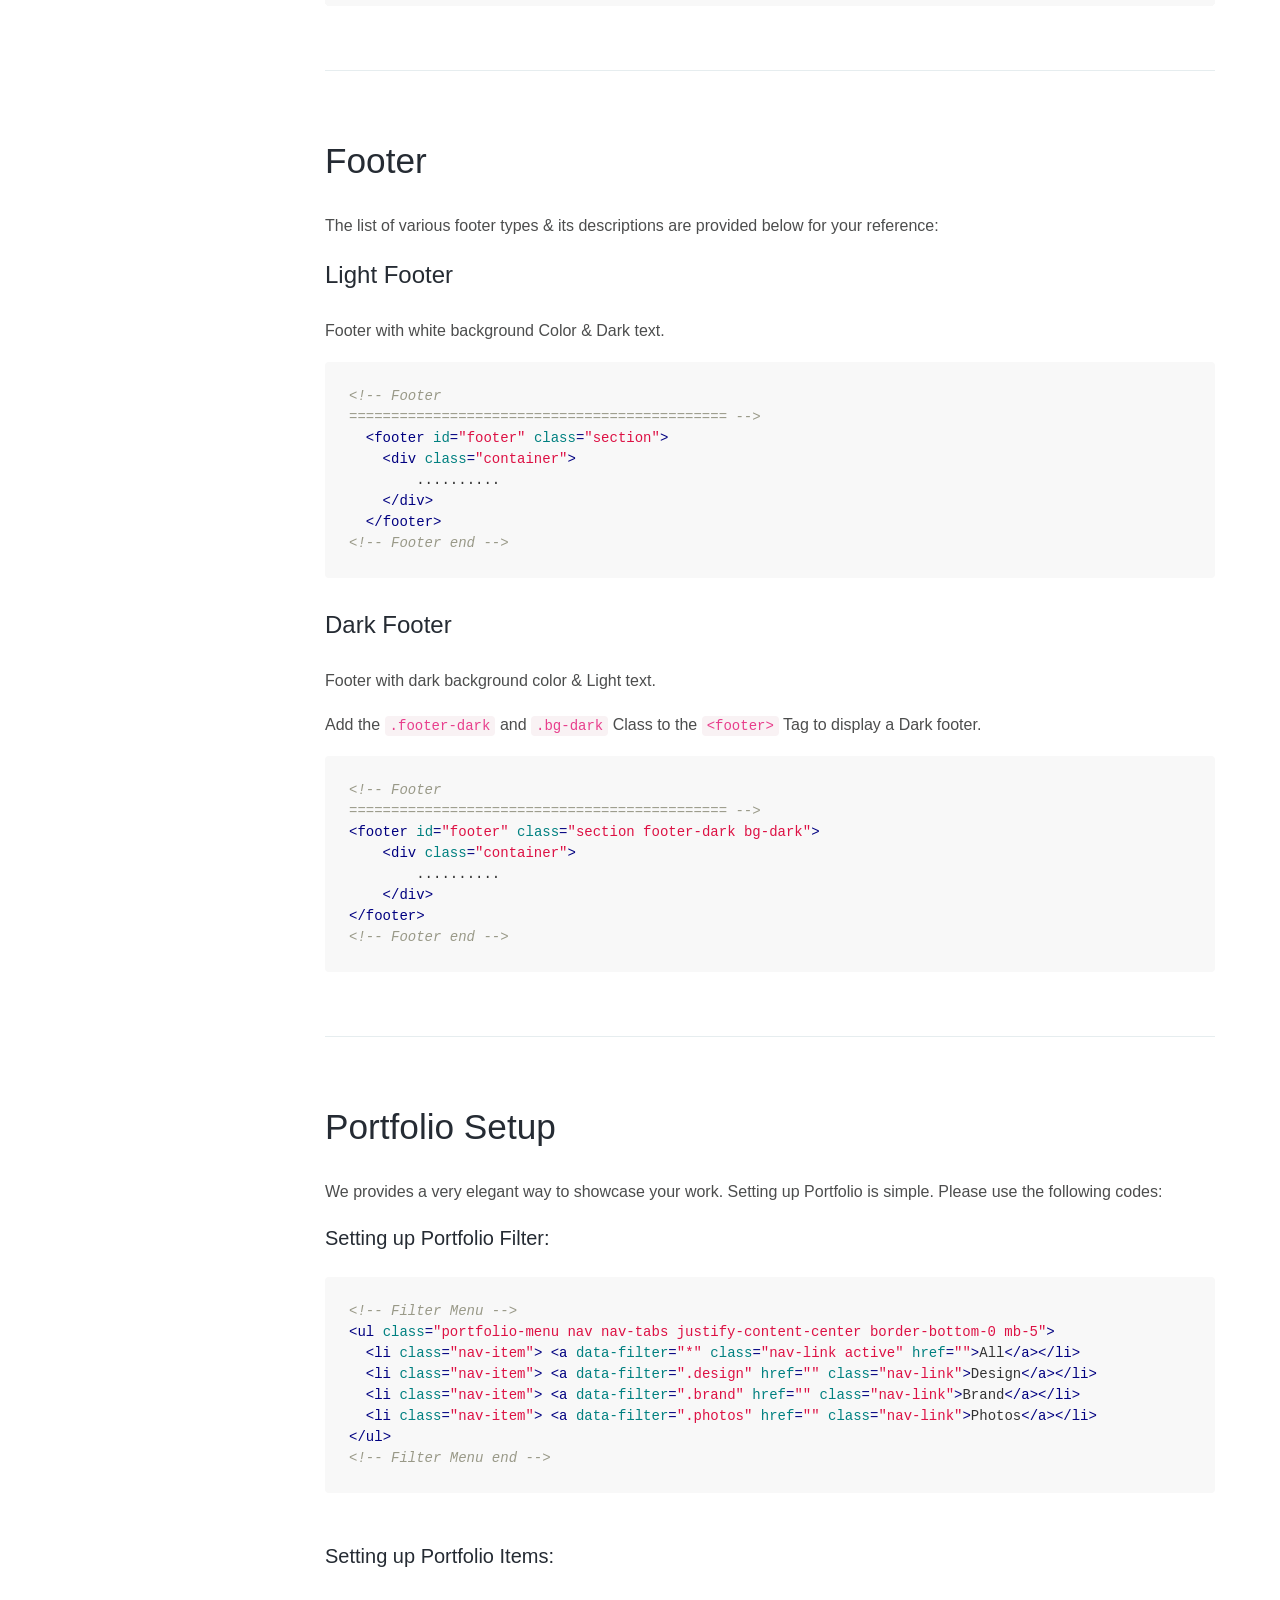
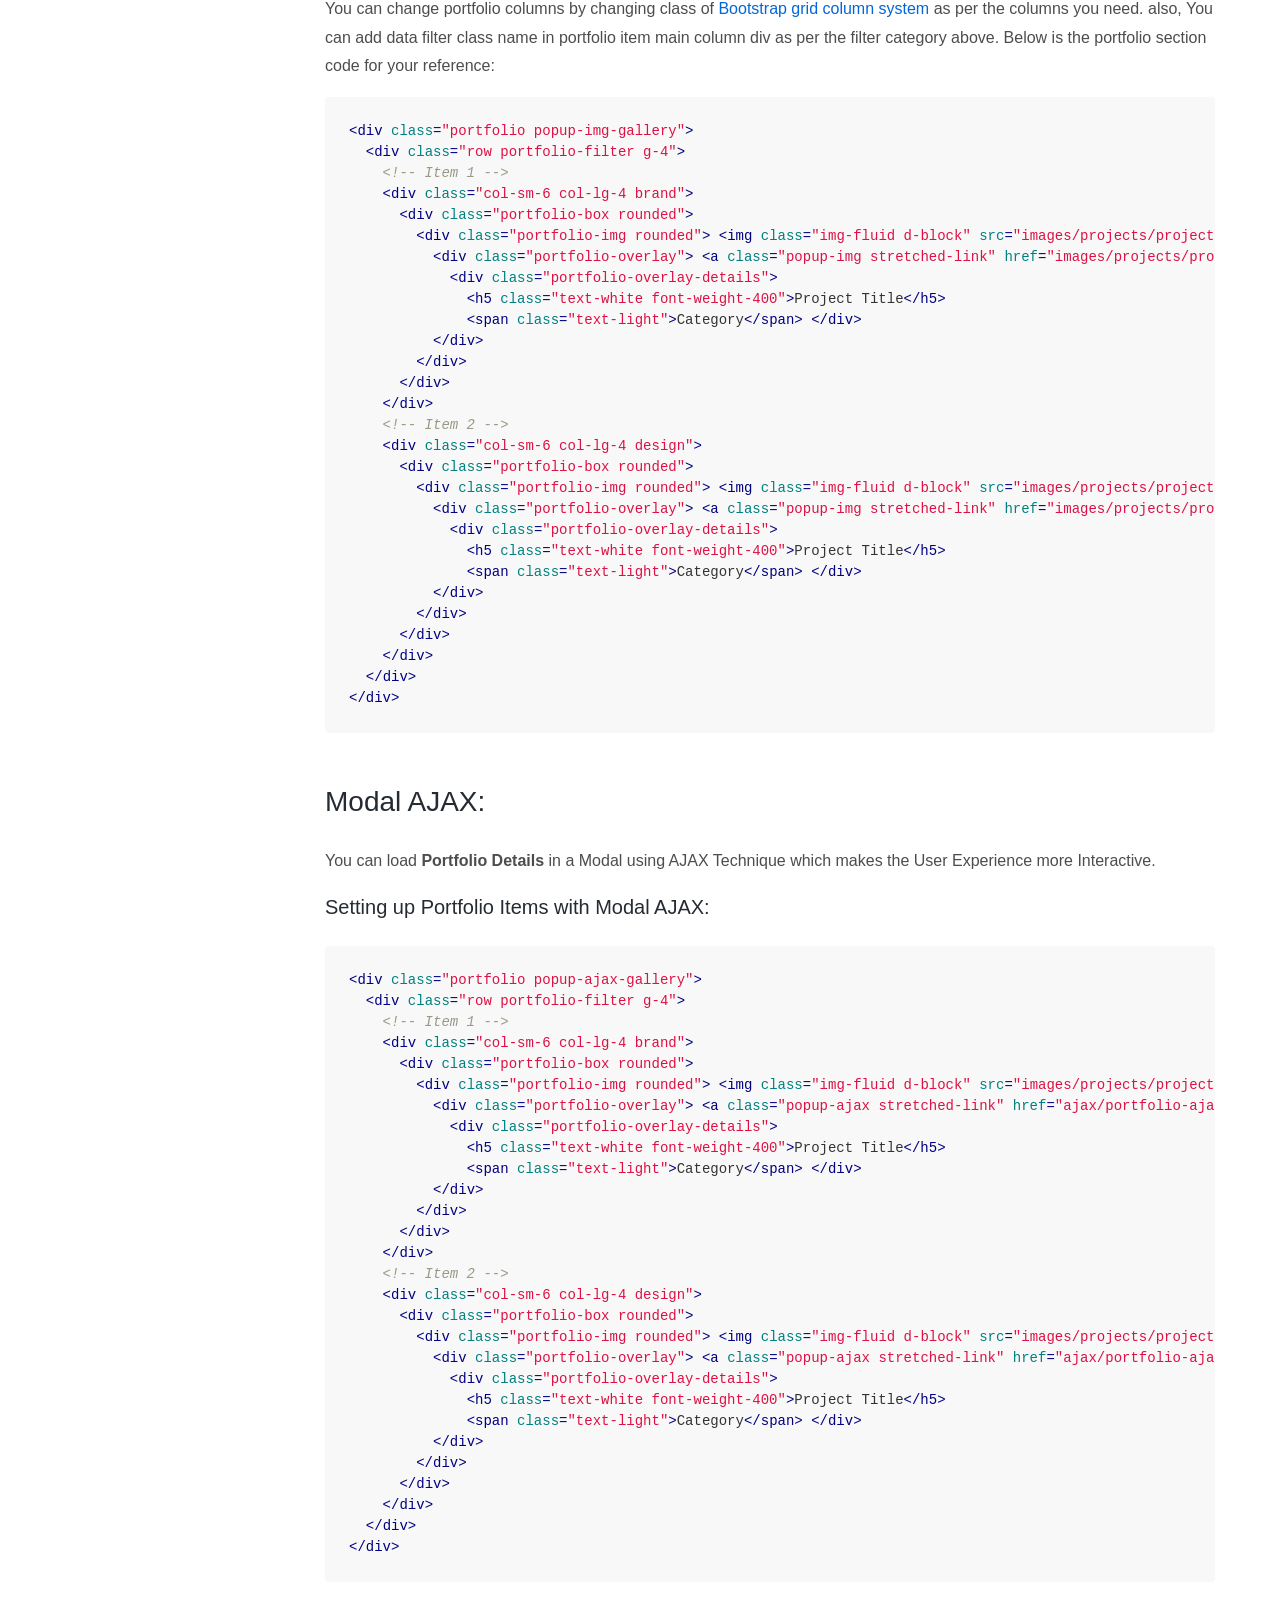
<file: demo2/Documentation/index.html>
<!DOCTYPE html>
<html lang="en">
<head>
<meta charset="UTF-8" />
<meta http-equiv="X-UA-Compatible" content="IE=edge">
<meta name="viewport" content="width=device-width, initial-scale=1, minimum-scale=1.0, shrink-to-fit=no">
<link href="assets/images/favicon.png" rel="icon" />
<title>Documentation | Simone - Personal Portfolio Template</title>
<meta name="description" content="Documentation">
<meta name="author" content="harnishdesign.net">

<!-- Stylesheet
============================== -->
<!-- Bootstrap -->
<link rel="stylesheet" type="text/css" href="assets/vendor/bootstrap/css/bootstrap.min.css" />
<!-- Font Awesome Icon -->
<link rel="stylesheet" type="text/css" href="assets/vendor/font-awesome/css/all.min.css" />
<!-- Magnific Popup -->
<link rel="stylesheet" type="text/css" href="assets/vendor/magnific-popup/magnific-popup.min.css" />
<link rel="stylesheet" type="text/css" href="assets/vendor/highlight.js/styles/github.css" />

<!-- Custom Stylesheet -->
<link rel="stylesheet" type="text/css" href="assets/css/stylesheet.css" />
</head>

<body data-spy="scroll" data-target=".idocs-navigation" data-offset="125">

<!-- Preloader -->
<div class="preloader">
  <div class="lds-ellipsis">
    <div></div>
    <div></div>
    <div></div>
    <div></div>
  </div>
</div>
<!-- Preloader End --> 

<!-- Document Wrapper   
=============================== -->
<div id="main-wrapper"> 
  
  <!-- Header
  ============================ -->
  <header id="header" class="sticky-top"> 
    <!-- Navbar -->
    <nav class="primary-menu navbar navbar-expand-lg navbar-dropdown-dark">
      <div class="container-fluid">
        <button id="sidebarCollapse" class="navbar-toggler d-block d-md-none" type="button"><span></span><span class="w-75"></span><span></span></button>
        <!-- Logo --> 
        <a class="logo ml-md-3" href="index.html" title="Simone"> <img src="assets/images/logo.png" alt="Simone"/> </a> <span class="text-2 ml-2">v2.3</span> 
        <!-- Logo End -->
        <button class="navbar-toggler ml-auto" type="button" data-toggle="collapse" data-target="#header-nav"><span></span><span></span><span></span></button>
        <div id="header-nav" class="collapse navbar-collapse justify-content-end">
          <ul class="navbar-nav">
            <li><a target="_blank" href="https://themeforest.net/user/harnishdesign/portfolio">Other Template</a></li>
            <li><a target="_blank" href="https://themeforest.net/item/simone-personal-portfolio-template/28476751/support">Support</a></li>
          </ul>
        </div>
        <ul class="social-icons social-icons-sm ml-lg-2 mr-2">
          <li class="social-icons-twitter"><a data-toggle="tooltip" href="http://www.twitter.com/harnishdesign/" target="_blank" title="" data-original-title="Twitter"><i class="fab fa-twitter"></i></a></li>
          <li class="social-icons-facebook"><a data-toggle="tooltip" href="http://www.facebook.com/harnishdesign/" target="_blank" title="" data-original-title="Facebook"><i class="fab fa-facebook-f"></i></a></li>
		  <li class="social-icons-instagram"><a data-toggle="tooltip" href="https://instagram.com/harnishdesign/" target="_blank" title="" data-original-title="Instagram"><i class="fab fa-instagram"></i></a></li>
          <li class="social-icons-dribbble"><a data-toggle="tooltip" href="http://www.dribbble.com/harnishdesign/" target="_blank" title="" data-original-title="Dribbble"><i class="fab fa-dribbble"></i></a></li>
        </ul>
      </div>
    </nav>
    <!-- Navbar End --> 
  </header>
  <!-- Header End --> 
  
  <!-- Content
  ============================================= -->
  <div id="content" role="main">
    <div class="idocs-navigation bg-light">
      <ul class="nav flex-column ">
        <li class="nav-item"><a class="nav-link active" href="#start">Start</a>
          <ul class="nav flex-column">
            <li class="nav-item"><a class="nav-link" href="#installation">Installation</a></li>
            <li class="nav-item"><a class="nav-link" href="#html_structure">HTML Structure</a></li>
            <li class="nav-item"><a class="nav-link" href="#fonts">Changing Fonts</a></li>
            <li class="nav-item"><a class="nav-link" href="#icons">Icons</a></li>
            <li class="nav-item"><a class="nav-link" href="#sass">Sass</a></li>
            <li class="nav-item"><a class="nav-link" href="#color_schemes">Color Schemes</a></li>
            <li class="nav-item"><a class="nav-link" href="#theme_customization">Customization</a></li>
            <li class="nav-item"><a class="nav-link" href="#logo_settings">Logo Settings</a></li>
			<li class="nav-item"><a class="nav-link" href="#rtl">Setting up RTL</a></li>
          </ul>
        </li>
        <li class="nav-item"><a class="nav-link" href="#headerMenu">Header and Menu</a>
          <ul class="nav flex-column">
            <li class="nav-item"><a class="nav-link" href="#classic_header_light">Light Header</a></li>
			<li class="nav-item"><a class="nav-link" href="#classic_header">Transparent Header</a></li>
			<li class="nav-item"><a class="nav-link" href="#left_sidebar">Sidebar Header - Left</a></li>
            <li class="nav-item"><a class="nav-link" href="#right_sidebar">Sidebar Header - Right</a></li>
            <li class="nav-item"><a class="nav-link" href="#left_sidebar_dark">Sidebar Header Dark</a></li>
          </ul>
        </li>
        <li class="nav-item"><a class="nav-link" href="#footer">Footer</a></li>
        <li class="nav-item"><a class="nav-link" href="#portfolio">Portfolio</a></li>
        <li class="nav-item"><a class="nav-link" href="#shortcodes">Shortcodes</a>
          <ul class="nav flex-column">
            <li class="nav-item"><a class="nav-link" href="#hero_bg">Hero Background</a>
				<ul class="nav flex-column">
					<li class="nav-item"><a class="nav-link" href="#hero_bg">Image</a></li>
					<li class="nav-item"><a class="nav-link" href="#youtube_bg">Youtube Video</a></li>
				</ul>
			</li>
			<li class="nav-item"><a class="nav-link" href="#owlcarousel">Owl Carousel</a></li>
            <li class="nav-item"><a class="nav-link" href="#accordion_toggle">Accordion</a></li>
            <li class="nav-item"><a class="nav-link" href="#tabs">Tabs</a></li>
            <li class="nav-item"><a class="nav-link" href="#team">Team</a></li>
            <li class="nav-item"><a class="nav-link" href="#social_icon">Social Icon</a></li>
            <li class="nav-item"><a class="nav-link" href="#helper_classes">Helper Classes</a></li>
          </ul>
        </li>
        <li class="nav-item"><a class="nav-link" href="#contact_form">Contact Form</a>
		<ul class="nav flex-column">
		<li class="nav-item"><a class="nav-link" href="#contact_form">Form Setup</a></li>
		<li class="nav-item"><a class="nav-link" href="#reCaptcha">Google reCaptcha</a>
			<ul class="nav flex-column">
			<li class="nav-item"><a class="nav-link" href="#reCaptcha-v2">reCaptcha v2</a></li>
			<li class="nav-item"><a class="nav-link" href="#reCaptcha-v3">reCaptcha v3</a></li>
			</ul>
		</li>
		</ul>
		</li>
        <li class="nav-item"><a class="nav-link" href="#theme_support">Support</a></li>
        <li class="nav-item"><a class="nav-link" href="#source_credits">Source & Credits</a></li>
		<li class="nav-item"><a class="nav-link" href="#changelog">Changelog</a></li>
		<li class="nav-item"><a class="nav-link" href="#our_templates">Other Templates</a></li>
      </ul>
    </div>
    
    <!-- Docs Content
	============================ -->
    <div class="idocs-content">
      <div class="container"> 
        
        <!-- Start -->
        <section id="start">
        <h1>Documentation</h1>
        <h2 class="text-primary">Simone - Personal Portfolio Template</h2>
        <p class="lead">Thank you for purchasing Simone - Personal Portfolio Template on ThemeForest.</p>
        
		<hr>
		
        <ul class="list-unstyled">
          <li><strong>Version:</strong> 2.3</li>
          <li><strong>Created by:</strong> <a href="http://www.harnishdesign.net" target="_blank">Harnish Design</a></li>
        </ul>
        <p class="alert alert-info">If you have any questions that are beyond the scope of this help file, Please feel free to email via <a target="_blank" href="https://themeforest.net/item/simone-personal-portfolio-template/28476751/support">Item Support Page</a>.</p>
        </section>
        
		<hr class="divider">
		
        <!-- Installation -->
        <section id="installation">
          <h2>Installation</h2>
          <p>Follow the steps below to setup your site template:</p>
          <ol>
            <li>Unzip the downloaded package and open the <strong>/HTML</strong> folder to find all the template files. You will need to upload these files to your hosting web server using FTP or localhost in order to use it on your website.</li>
            <li>Below is the folder structure and needs to be uploaded to your website or localhost root directory:
              <ul>
                <li><code>HTML/ajax</code> - HTMl files for Ajax Portfolio</li>
                <li><code>HTML/css</code> - Stylesheet files</li>
                <li><code>HTML/images</code> - Image files</li>
                <li><code>HTML/js</code> - Javacript files</li>
                <li><code>HTML/php</code> - PHP file for Contact form</li>
                <li><code>HTML/sass</code> - Sass files</li>
                <li><code>HTML/vendor</code> – All external libs. We keep all of them in this folder to make updates easily.</li>
              </ul>
            </li>
            <li>You should upload all or specific HTML files as per your need.</li>
            <li>You're now good to go..!</li>
          </ol>
        </section>
        
		<hr class="divider">
		
        <!-- HTML Structure -->
        <section id="html_structure">
          <h2>HTML Structure</h2>
          <p>Simone follows a simple and easy to customize coding structure. Here is the sample for your reference:<br>
            The template is based on <a class="ml-1" target="_blank" href="https://getbootstrap.com/"><i class="fas fa-external-link-alt"></i> Bootstrap Framework</a></p>
          <pre><code class="html">&lt;!DOCTYPE html&gt;
&lt;html lang=&quot;en&quot;&gt;
&lt;head&gt;
&lt;!-- Your Stylesheets, Scripts &amp; Title
============================================= --&gt;
&lt;/head&gt;

&lt;body class=&quot;side-header&quot; data-bs-spy=&quot;scroll&quot; data-bs-target=&quot;.navbar&quot; data-bs-offset=&quot;1&quot;&gt;

&lt;!-- Document Wrapper   
=============================== --&gt;
&lt;div id=&quot;main-wrapper&quot;&gt; 
  
  &lt;!-- Header
  ============================ --&gt;
  &lt;header id=&quot;header&quot; class=&quot;sticky-top&quot;&gt; 
    &lt;!-- Navbar --&gt;
    &lt;nav class=&quot;primary-menu navbar navbar-expand-lg bg-dark navbar-text-light border-bottom-0&quot;&gt;
    &lt;/nav&gt;
    &lt;!-- Navbar End --&gt; 
  &lt;/header&gt;
  &lt;!-- Header End --&gt; 
  
  &lt;!-- Content
  ================================ --&gt;
  &lt;div id=&quot;content&quot; role=&quot;main&quot;&gt; 
    
    &lt;!-- Start sections
    ================================== --&gt;
    &lt;section id=&quot;about&quot; class=&quot;section&quot;&gt;
      &lt;div class=&quot;container&quot;&gt; ...... &lt;/div&gt;
    &lt;/section&gt;
    &lt;!-- Start sections end --&gt; 
    
    &lt;!-- Start sections
    =============================== --&gt;
    &lt;section id=&quot;services&quot; class=&quot;section bg-light&quot;&gt;
      &lt;div class=&quot;container&quot;&gt; ...... &lt;/div&gt;
    &lt;/section&gt;
    &lt;!-- Start sections end --&gt; 
    
  &lt;/div&gt;
  &lt;!-- Content end --&gt; 
  
  &lt;!-- Footer
  ============================================= --&gt;
  &lt;footer id=&quot;footer&quot; class=&quot;section&quot;&gt;
    &lt;div class=&quot;container&quot;&gt; .......... &lt;/div&gt;
  &lt;/footer&gt;
  &lt;!-- Footer end --&gt; 
  
&lt;/div&gt;
&lt;!-- Document Wrapper end --&gt; 

&lt;!-- JavaScript --&gt;
&lt;/body&gt;
&lt;/html&gt;</code></pre>
          <p class="alert alert-info">If you need more information, please visit bootstrap site: <a target="_blank" href="https://getbootstrap.com/docs/5.2/layout/grid/">https://getbootstrap.com/docs/5.2/layout/grid/</a></p>
        </section>
        
		<hr class="divider">
		
        <!-- Fonts -->
        <section id="fonts">
          <h2>Changing Fonts</h2>
          <p>Simone template use fonts: <strong>Poppins</strong> from the <a href="https://fonts.google.com/">Google Fonts Library</a>. You can change the fonts from page head in HTML files (as following code). </p>
          <pre><code class="html">&lt;!-- Web Fonts
============================================= --&gt;
&lt;link rel='stylesheet' href='https://fonts.googleapis.com/css2?family=Poppins:ital,wght@0,100;0,200;0,300;0,400;0,500;0,600;0,700;0,800;0,900;1,100;1,200;1,300;1,400;1,500;1,600;1,700;1,800;1,900&display=swap' &gt;
</code></pre>
          <ul>
		  <li>In order to change the Fonts, you will need to Edit the Above Links with your Chosen Google Fonts.</li>
		  <li>Then Replace the <code>font-family</code> CSS Property in the <code>css/stylesheet.css</code> File with your Newly Added Fonts.</li>
		  </ul>
          <div class="alert alert-info">If you want to use self hosted fonts other than Google fonts then here is an example of <a class="ml-1" target="_blank" href="https://css-tricks.com/snippets/css/using-font-face/"><i class="fas fa-external-link-alt"></i> Self Hosted Fonts</a>.</div>
        </section>
        
		<hr class="divider">
        
		<!-- Icons -->
        <section id="icons">
          <h2>Icons</h2>
          <p><strong>Font Awesome</strong> icon sets are used in this template.</p>
          <pre><code class="html">&lt;i class=&quot;fas fa-mobile-alt&quot;&gt;&lt;/i&gt;
&lt;i class=&quot;fas fa-tv&quot;&gt;&lt;/i&gt;
&lt;i class=&quot;fas fa-credit-card&quot;&gt;&lt;/i&gt;
&lt;i class=&quot;fas fa-phone&quot;&gt;&lt;/i&gt;
......</code></pre>
<p><span class="badge badge-danger text-uppercase mr-2">Note</span>Please go to their official documentation pages for a full list of icons: <a class="btn btn-primary" target="_blank" href="https://fontawesome.com/icons"><i class="fas fa-external-link-alt mr-1"></i> Font Awesome</a></p>
        </section>
        
		<hr class="divider">
        
		<!-- Sass -->
        <section id="sass">
          <h2>Sass</h2>
          <p>We have added SASS <code>.scss</code> files in template. If you know how to use SASS you can change sass files and compile the css as well.
            You can find sass file here - <code>HTML/sass</code></p>
          <p>Open the <code>sass/_variables.scss</code> and Edit the values according to your needs. If you need more Advanced Setup then you can Edit the Respective Files yourself which have been branched inside the same Folder. It is completely at your discretion only to include the Required <code>.scss</code> Files you need to minimize the amount of CSS & including only the Styles of the Blocks you need. This can be setup in your <code>stylesheet.scss</code> File.</p>
        </section>
        
		<hr class="divider">
		
        <section id="color_schemes">
          <h2>Color Schemes</h2>
          <p>You can change your Website's Color Scheme in an instant. We have build <strong>10 Color</strong> css file for change template primary color.</p>
          <ul>
            <li><code>color-blue.css</code> - Blue Color</li>
            <li><code>color-brown.css</code> - Brown Color</li>
            <li><code>color-cyan.css</code> - Cyan Color</li>
            <li><code>color-green.css</code> - Green Color</li>
            <li><code>color-orange.css</code> - Orange Color</li>
            <li><code>color-indigo.css</code> - Indigo Color</li>
            <li><code>color-purple.css</code> - Purple Color</li>
            <li><code>color-red.css</code> - Red Color</li>
            <li><code>color-pink.css</code> - Teal Color</li>
            <li><code>color-yellow.css</code> - Yellow Color</li>
          </ul>
          <p>Simply add Color CSS file link it in the Document <code>&lt;head&gt;</code>.<br>
            Make sure you add the <code>css/color-blue.css</code> stylesheet in your head after the <code>css/stylesheet.css</code> file linking from above mentioned 10 color css file.</p>
          <p><strong>For Example:</strong></p>
          <pre><code class="html">&lt;head&gt;
&lt;!-- Stylesheet
============================================= --&gt;
&lt;!-- Bootstrap --&gt;
&lt;link rel=&quot;stylesheet&quot; type=&quot;text/css&quot; href=&quot;vendor/bootstrap/css/bootstrap.min.css&quot; /&gt;
&lt;!-- Font Awesome Icon --&gt;
&lt;link rel=&quot;stylesheet&quot; type=&quot;text/css&quot; href=&quot;vendor/font-awesome/css/all.min.css&quot; /&gt;
&lt;!-- Owl Carousel --&gt;
&lt;link rel=&quot;stylesheet&quot; type=&quot;text/css&quot; href=&quot;vendor/owl.carousel/assets/owl.carousel.min.css&quot; /&gt;
&lt;!-- Magnific Popup --&gt;
&lt;link rel=&quot;stylesheet&quot; type=&quot;text/css&quot; href=&quot;vendor/magnific-popup/magnific-popup.min.css&quot; /&gt;
&lt;!-- Custom Stylesheet --&gt;
&lt;link rel=&quot;stylesheet&quot; type=&quot;text/css&quot; href=&quot;css/stylesheet.css&quot; /&gt;

&lt;!-- Here goes your Colors Css --&gt;
&lt;link rel=&quot;stylesheet&quot; type=&quot;text/css&quot; href=&quot;css/color-blue.css&quot; /&gt;
&lt;/head&gt;</code></pre>
        </section>
        
		<hr class="divider">
		
        <section id="theme_customization">
          <h2>Theme Customization</h2>
          <p>We have include a Custom CSS File in the <code>css</code> Folder so that you can better handle your Customizations for New Styles or
            Overwriting Default Theme Styles. Simply add all your Custom CSS Codes in the <code>css/custom.css</code> File and link it in the Document <code>&lt;head&gt;</code> after the <code>css/stylesheet.css</code> Linking. Also make sure that this is the Last Linked CSS File in the Document <code>&lt;head&gt;</code> so that your Custom CSS Styles are Overwritten properly.</p>
          <pre><code class="html">&lt;!-- Stylesheet
============================================= --&gt;
&lt;!-- Bootstrap --&gt;
&lt;link rel=&quot;stylesheet&quot; type=&quot;text/css&quot; href=&quot;vendor/bootstrap/css/bootstrap.min.css&quot; /&gt;
&lt;!-- Font Awesome Icon --&gt;
&lt;link rel=&quot;stylesheet&quot; type=&quot;text/css&quot; href=&quot;vendor/font-awesome/css/all.min.css&quot; /&gt;
&lt;!-- Owl Carousel --&gt;
&lt;link rel=&quot;stylesheet&quot; type=&quot;text/css&quot; href=&quot;vendor/owl.carousel/assets/owl.carousel.min.css&quot; /&gt;
&lt;!-- Magnific Popup --&gt;
&lt;link rel=&quot;stylesheet&quot; type=&quot;text/css&quot; href=&quot;vendor/magnific-popup/magnific-popup.min.css&quot; /&gt;
&lt;!-- Custom Stylesheet --&gt;
&lt;link rel=&quot;stylesheet&quot; type=&quot;text/css&quot; href=&quot;css/stylesheet.css&quot; /&gt;

&lt;!-- Here goes your custom.css
============================================= --&gt;
&lt;link rel=&quot;stylesheet&quot; type=&quot;text/css&quot; href=&quot;css/custom.css&quot; /&gt;
</code></pre>
        </section>
        
		<hr class="divider">
		
        <!-- Logo -->
        <section id="logo_settings">
          <h2>Logo Settings</h2>
          <p>The Logo Container can be found in the Header Container - <code>&lt;header&gt;</code></p>
          <pre><code class="html">&lt;!-- Logo --&gt; 
&lt;a href=&quot;index.html&quot; class=&quot;mb-lg-auto&quot;&gt;
    &lt;span class=&quot;bg-dark-2 rounded-pill p-2 mb-lg-1 d-none d-lg-inline-block&quot;&gt;
        &lt;img class=&quot;img-fluid rounded-pill d-block&quot; src=&quot;images/profile.jpg&quot; title=&quot;I'm Simone&quot; alt=&quot;&quot;&gt;
    &lt;/span&gt;
    &lt;h1 class=&quot;text-5 text-white text-center mb-0 d-lg-block&quot;&gt;Simone Olivia&lt;/h1&gt;
&lt;/a&gt; 
&lt;!-- Logo End --&gt;
</code></pre>
        </section>
		
		<hr class="divider">
		
		<!-- RTL -->
        <section id="rtl">
          <h2>Setting up RTL</h2>
          <p>We have included all the Tools to make your Website completely <strong>RTL</strong> ready. Simply follow the steps below:</p>
		  <h3 class="mt-5">Code Example:</h3>
		  <ul>
		  <li>
			<h4 class="mb-0">Step 1</h4>
			<p>Add the <code>dir="rtl"</code> to the <code>&lt;html&gt;</code> element.<br>
			Add an appropriate lang attribute, like <code>lang="ar"</code>, on the <code>&lt;html&gt;</code> element.
			</p>
			<p class="mb-2"><strong>Example:</strong></p>
			<pre><code class="html">&lt;html dir=&quot;rtl&quot; lang=&quot;ar&quot;&gt;</code></pre>
		  </li>
		  <li>
			<h4 class="mb-0">Step 2</h4>
			<p>From there, you’ll need to replace an RTL version of Bootstrap CSS instead of default bootstrap css.</p>
			<p class="mb-2"><strong>Example:</strong></p>
			<pre><code class="html">&lt;!-- Bootstrap --&gt;
&lt;link rel=&quot;stylesheet&quot; type=&quot;text/css&quot; href=&quot;vendor/bootstrap/css/bootstrap.rtl.min.css&quot; /&gt;</code></pre>
		  </li>
		  </ul>
        </section>
		
		<hr class="divider">
		
        <!-- Header -->
        <section id="headerMenu">
          <h2>Header and Menu</h2>
          <p>Variety of different style for Header & menu while creating your Pages. The list of various header types & its descriptions are provided below for your reference:</p>
          
        </section>
		
		<section id="classic_header_light">
          <h3 class="mt-5">Light Header - (Classic)</h3>
          <p>Header as Classic with Light. <span class="text-info">See below image and code for more inforamtion.</span></p>
          <p><img class="img-fluid border" src="assets/images/classic-header-light.jpg" alt=""></p>
          <p>Use the following header code sturcture for display a Header as Classic.</p>
          <pre><code class="html">&lt;!-- Header
  ============================ --&gt;
  &lt;header id=&quot;header&quot; class=&quot;sticky-top-slide&quot;&gt; 
    &lt;!-- Navbar --&gt;
    &lt;nav class=&quot;primary-menu navbar navbar-expand-lg&quot;&gt;
      &lt;div class=&quot;container-fluid position-relative g-lg-4&quot;&gt;
        &lt;div class=&quot;col-auto col-lg-2&quot;&gt; 
          &lt;!-- Logo --&gt; 
          &lt;a class=&quot;logo&quot; href=&quot;index.html&quot; title=&quot;Simone&quot;&gt; &lt;img src=&quot;images/logo.png&quot; alt=&quot;Simone&quot;/&gt; &lt;/a&gt; 
          &lt;!-- Logo End --&gt; 
        &lt;/div&gt;
        &lt;div class=&quot;col col-lg-8 navbar-accordion&quot;&gt;
          &lt;button class=&quot;navbar-toggler ms-auto&quot; type=&quot;button&quot; data-bs-toggle=&quot;collapse&quot; data-bs-target=&quot;#header-nav&quot;&gt;&lt;span&gt;&lt;/span&gt;&lt;span&gt;&lt;/span&gt;&lt;span&gt;&lt;/span&gt;&lt;/button&gt;
          &lt;div id=&quot;header-nav&quot; class=&quot;collapse navbar-collapse justify-content-center&quot;&gt;
            &lt;ul class=&quot;navbar-nav&quot;&gt;
              &lt;li class=&quot;nav-item&quot;&gt;&lt;a class=&quot;nav-link smooth-scroll active&quot; href=&quot;#home&quot;&gt;Home&lt;/a&gt;&lt;/li&gt;
            &lt;li class=&quot;nav-item&quot;&gt;&lt;a class=&quot;nav-link smooth-scroll&quot; 	href=&quot;#about&quot;&gt;About&lt;/a&gt;&lt;/li&gt;
            &lt;li class=&quot;nav-item&quot;&gt;&lt;a class=&quot;nav-link smooth-scroll&quot; href=&quot;#services&quot;&gt;What I Do&lt;/a&gt;&lt;/li&gt;
            &lt;li class=&quot;nav-item&quot;&gt;&lt;a class=&quot;nav-link smooth-scroll&quot; href=&quot;#resume&quot;&gt;Resume&lt;/a&gt;&lt;/li&gt;
            &lt;li class=&quot;nav-item&quot;&gt;&lt;a class=&quot;nav-link smooth-scroll&quot; href=&quot;#portfolio&quot;&gt;Portfolio&lt;/a&gt;&lt;/li&gt;
            &lt;li class=&quot;nav-item&quot;&gt;&lt;a class=&quot;nav-link smooth-scroll&quot; href=&quot;#testimonial&quot;&gt;Client&lt;/a&gt;&lt;/li&gt;
            &lt;li class=&quot;nav-item&quot;&gt;&lt;a class=&quot;nav-link smooth-scroll&quot; href=&quot;#contact&quot;&gt;Contact&lt;/a&gt;&lt;/li&gt;
            &lt;/ul&gt;
          &lt;/div&gt;
        &lt;/div&gt;
        &lt;div class=&quot;col-auto col-lg-2 d-flex justify-content-end&quot;&gt;
          &lt;ul class=&quot;social-icons&quot;&gt;
          &lt;li class=&quot;social-icons-twitter&quot;&gt;&lt;a data-bs-toggle=&quot;tooltip&quot; href=&quot;http://www.twitter.com/&quot; target=&quot;_blank&quot; title=&quot;&quot; data-bs-original-title=&quot;Twitter&quot;&gt;&lt;i class=&quot;fab fa-twitter&quot;&gt;&lt;/i&gt;&lt;/a&gt;&lt;/li&gt;
		  &lt;li class=&quot;social-icons-facebook&quot;&gt;&lt;a data-bs-toggle=&quot;tooltip&quot; href=&quot;http://www.facebook.com/&quot; target=&quot;_blank&quot; title=&quot;&quot; data-bs-original-title=&quot;Facebook&quot;&gt;&lt;i class=&quot;fab fa-facebook-f&quot;&gt;&lt;/i&gt;&lt;/a&gt;&lt;/li&gt;
          &lt;li class=&quot;social-icons-dribbble&quot;&gt;&lt;a data-bs-toggle=&quot;tooltip&quot; href=&quot;http://www.dribbble.com/&quot; target=&quot;_blank&quot; title=&quot;&quot; data-bs-original-title=&quot;Dribbble&quot;&gt;&lt;i class=&quot;fab fa-dribbble&quot;&gt;&lt;/i&gt;&lt;/a&gt;&lt;/li&gt;
          &lt;/ul&gt;
        &lt;/div&gt;
      &lt;/div&gt;
    &lt;/nav&gt;
    &lt;!-- Navbar End --&gt; 
  &lt;/header&gt;
  &lt;!-- Header End --&gt; 
</code></pre>
        </section>
		
		<section id="classic_header">
          <h3 class="mt-5">Transparent Header - (Classic)</h3>
          <p>Header as Classic. <span class="text-info">See below image and code for more inforamtion.</span></p>
          <p><img class="img-fluid border" src="assets/images/classic-header.jpg" alt=""></p>
          
		  <p>Add the <code>.navbar-dark</code> and <code>.bg-transparent</code> Class to the <code>&lt;nav&gt;</code> Tag to display a Transparent Header.</p>
          <pre><code class="html">&lt;!-- Header
  ============================ --&gt;
  &lt;header id=&quot;header&quot; class=&quot;sticky-top-slide&quot;&gt; 
    &lt;!-- Navbar --&gt;
    &lt;nav class=&quot;primary-menu navbar navbar-expand-lg navbar-dark bg-transparent border-bottom-0&quot;&gt;
      &lt;div class=&quot;container-fluid position-relative g-lg-4&quot;&gt;
        &lt;div class=&quot;col-auto col-lg-2&quot;&gt; 
          &lt;!-- Logo --&gt; 
          &lt;a class=&quot;logo&quot; href=&quot;index.html&quot; title=&quot;Simone&quot;&gt; &lt;img src=&quot;images/logo-light.png&quot; alt=&quot;Simone&quot;/&gt; &lt;/a&gt; 
          &lt;!-- Logo End --&gt; 
        &lt;/div&gt;
        &lt;div class=&quot;col col-lg-8 navbar-accordion&quot;&gt;
          &lt;button class=&quot;navbar-toggler ms-auto&quot; type=&quot;button&quot; data-bs-toggle=&quot;collapse&quot; data-bs-target=&quot;#header-nav&quot;&gt;&lt;span&gt;&lt;/span&gt;&lt;span&gt;&lt;/span&gt;&lt;span&gt;&lt;/span&gt;&lt;/button&gt;
          &lt;div id=&quot;header-nav&quot; class=&quot;collapse navbar-collapse justify-content-center&quot;&gt;
            &lt;ul class=&quot;navbar-nav&quot;&gt;
              &lt;li class=&quot;nav-item&quot;&gt;&lt;a class=&quot;nav-link smooth-scroll active&quot; href=&quot;#home&quot;&gt;Home&lt;/a&gt;&lt;/li&gt;
            &lt;li class=&quot;nav-item&quot;&gt;&lt;a class=&quot;nav-link smooth-scroll&quot; 	href=&quot;#about&quot;&gt;About&lt;/a&gt;&lt;/li&gt;
            &lt;li class=&quot;nav-item&quot;&gt;&lt;a class=&quot;nav-link smooth-scroll&quot; href=&quot;#services&quot;&gt;What I Do&lt;/a&gt;&lt;/li&gt;
            &lt;li class=&quot;nav-item&quot;&gt;&lt;a class=&quot;nav-link smooth-scroll&quot; href=&quot;#resume&quot;&gt;Resume&lt;/a&gt;&lt;/li&gt;
            &lt;li class=&quot;nav-item&quot;&gt;&lt;a class=&quot;nav-link smooth-scroll&quot; href=&quot;#portfolio&quot;&gt;Portfolio&lt;/a&gt;&lt;/li&gt;
            &lt;li class=&quot;nav-item&quot;&gt;&lt;a class=&quot;nav-link smooth-scroll&quot; href=&quot;#testimonial&quot;&gt;Client&lt;/a&gt;&lt;/li&gt;
            &lt;li class=&quot;nav-item&quot;&gt;&lt;a class=&quot;nav-link smooth-scroll&quot; href=&quot;#contact&quot;&gt;Contact&lt;/a&gt;&lt;/li&gt;
            &lt;/ul&gt;
          &lt;/div&gt;
        &lt;/div&gt;
        &lt;div class=&quot;col-auto col-lg-2 d-flex justify-content-end&quot;&gt;
          &lt;ul class=&quot;social-icons social-icons-light&quot;&gt;
          &lt;li class=&quot;social-icons-twitter&quot;&gt;&lt;a data-bs-toggle=&quot;tooltip&quot; href=&quot;http://www.twitter.com/&quot; target=&quot;_blank&quot; title=&quot;&quot; data-bs-original-title=&quot;Twitter&quot;&gt;&lt;i class=&quot;fab fa-twitter&quot;&gt;&lt;/i&gt;&lt;/a&gt;&lt;/li&gt;
		  &lt;li class=&quot;social-icons-facebook&quot;&gt;&lt;a data-bs-toggle=&quot;tooltip&quot; href=&quot;http://www.facebook.com/&quot; target=&quot;_blank&quot; title=&quot;&quot; data-bs-original-title=&quot;Facebook&quot;&gt;&lt;i class=&quot;fab fa-facebook-f&quot;&gt;&lt;/i&gt;&lt;/a&gt;&lt;/li&gt;
          &lt;li class=&quot;social-icons-dribbble&quot;&gt;&lt;a data-bs-toggle=&quot;tooltip&quot; href=&quot;http://www.dribbble.com/&quot; target=&quot;_blank&quot; title=&quot;&quot; data-bs-original-title=&quot;Dribbble&quot;&gt;&lt;i class=&quot;fab fa-dribbble&quot;&gt;&lt;/i&gt;&lt;/a&gt;&lt;/li&gt;
          &lt;/ul&gt;
        &lt;/div&gt;
      &lt;/div&gt;
    &lt;/nav&gt;
    &lt;!-- Navbar End --&gt; 
  &lt;/header&gt;
  &lt;!-- Header End --&gt; 
</code></pre>
        </section>
		
		

        <section id="left_sidebar">
          <h3 class="mt-5">Sidebar Header (Left)</h3>
          <p>Header as Left Sidebar. <span class="text-info">See below image and code for more inforamtion.</span></p>
          <p><img class="img-fluid border" src="assets/images/header-left-sidebar.jpg" alt=""></p>
          <p>First Add the <code>.side-header</code> Class to the <code>&lt;body&gt;</code> Tag.</p>
          <pre><code class="html">&lt;body class=&quot;side-header&quot; data-bs-spy=&quot;scroll&quot; data-bs-target=&quot;#header-nav&quot; data-bs-offset=&quot;1&quot;&gt;
</code></pre>
          <p>and then Second Use the following header code sturcture for display a Header as Left Sidebar.</p>
          <pre><code class="html">&lt;!-- Header
============================ --&gt;
&lt;header id=&quot;header&quot; class=&quot;sticky-top&quot;&gt; 
  &lt;!-- Navbar --&gt;
  &lt;nav class=&quot;primary-menu navbar navbar-expand-lg border-bottom-0&quot;&gt;
    &lt;div class=&quot;container-fluid position-relative h-100 flex-lg-column ps-3 px-lg-3 pt-lg-3 pb-lg-2&quot;&gt; 
      
      &lt;!-- Logo --&gt; 
      &lt;a href=&quot;index.html&quot; class=&quot;mb-lg-auto mt-lg-4&quot;&gt; &lt;span class=&quot;bg-light-1 rounded-pill p-2 mb-lg-1 d-none d-lg-inline-block&quot;&gt; &lt;img class=&quot;img-fluid rounded-pill d-block&quot; src=&quot;images/profile.jpg&quot; title=&quot;I'm Simone&quot; alt=&quot;&quot;&gt; &lt;/span&gt;
      &lt;h1 class=&quot;text-5 text-center mb-0 d-lg-block&quot;&gt;Simone Olivia&lt;/h1&gt;
      &lt;/a&gt; 
      &lt;!-- Logo End --&gt;
      
      &lt;div id=&quot;header-nav&quot; class=&quot;collapse navbar-collapse w-100 my-lg-auto&quot;&gt;
        &lt;ul class=&quot;navbar-nav text-lg-center my-lg-auto py-lg-3&quot;&gt;
          &lt;li class=&quot;nav-item&quot;&gt;&lt;a class=&quot;nav-link smooth-scroll active&quot; href=&quot;#home&quot;&gt;Home&lt;/a&gt;&lt;/li&gt;
          &lt;li class=&quot;nav-item&quot;&gt;&lt;a class=&quot;nav-link smooth-scroll&quot; href=&quot;#about&quot;&gt;About Me&lt;/a&gt;&lt;/li&gt;
          &lt;li class=&quot;nav-item&quot;&gt;&lt;a class=&quot;nav-link smooth-scroll&quot; href=&quot;#services&quot;&gt;What I Do&lt;/a&gt;&lt;/li&gt;
          &lt;li class=&quot;nav-item&quot;&gt;&lt;a class=&quot;nav-link smooth-scroll&quot; href=&quot;#resume&quot;&gt;Resume&lt;/a&gt;&lt;/li&gt;
          &lt;li class=&quot;nav-item&quot;&gt;&lt;a class=&quot;nav-link smooth-scroll&quot; href=&quot;#portfolio&quot;&gt;Portfolio&lt;/a&gt;&lt;/li&gt;
          &lt;li class=&quot;nav-item&quot;&gt;&lt;a class=&quot;nav-link smooth-scroll&quot; href=&quot;#testimonial&quot;&gt;Testimonial&lt;/a&gt;&lt;/li&gt;
          &lt;li class=&quot;nav-item&quot;&gt;&lt;a class=&quot;nav-link smooth-scroll&quot; href=&quot;#contact&quot;&gt;Contact&lt;/a&gt;&lt;/li&gt;
        &lt;/ul&gt;
      &lt;/div&gt;
      &lt;ul class=&quot;social-icons social-icons-sm mt-lg-auto ms-auto ms-lg-0 d-flex&quot;&gt;
        &lt;li class=&quot;social-icons-facebook&quot;&gt;&lt;a data-bs-toggle=&quot;tooltip&quot; title=&quot;Facebook&quot; href=&quot;http://www.facebook.com/&quot; target=&quot;_blank&quot;&gt;&lt;i class=&quot;fab fa-facebook-f&quot;&gt;&lt;/i&gt;&lt;/a&gt;&lt;/li&gt;
        &lt;li class=&quot;social-icons-twitter&quot;&gt;&lt;a data-bs-toggle=&quot;tooltip&quot; title=&quot;Twitter&quot; href=&quot;http://www.twitter.com/&quot; target=&quot;_blank&quot;&gt;&lt;i class=&quot;fab fa-twitter&quot;&gt;&lt;/i&gt;&lt;/a&gt;&lt;/li&gt;
        &lt;li class=&quot;social-icons-dribbble&quot;&gt;&lt;a data-bs-toggle=&quot;tooltip&quot; title=&quot;Dribbble&quot; data-bs-placement=&quot;top&quot; href=&quot;http://www.dribbble.com/&quot; target=&quot;_blank&quot;&gt;&lt;i class=&quot;fab fa-dribbble&quot;&gt;&lt;/i&gt;&lt;/a&gt;&lt;/li&gt;
        &lt;li class=&quot;social-icons-github&quot;&gt;&lt;a data-bs-toggle=&quot;tooltip&quot; title=&quot;GitHub&quot; data-bs-placement=&quot;top&quot; href=&quot;http://www.google.com/&quot; target=&quot;_blank&quot; &gt;&lt;i class=&quot;fab fa-github&quot;&gt;&lt;/i&gt;&lt;/a&gt;&lt;/li&gt;
      &lt;/ul&gt;
      &lt;button class=&quot;navbar-toggler&quot; type=&quot;button&quot; data-bs-toggle=&quot;collapse&quot; data-bs-target=&quot;#header-nav&quot;&gt;&lt;span&gt;&lt;/span&gt;&lt;span&gt;&lt;/span&gt;&lt;span&gt;&lt;/span&gt;&lt;/button&gt;
    &lt;/div&gt;
  &lt;/nav&gt;
  &lt;!-- Navbar End --&gt; 
&lt;/header&gt;
&lt;!-- Header End --&gt;</code></pre>
        </section>
        
		<hr class="divider">
		
        <section id="right_sidebar">
          <h3>Sidebar Header (Right)</h3>
          <p>First use & setup above Left Sidebar Code.</p>
          <p>also, Add the <code>.side-header-right</code> Class to the <code>&lt;body&gt;</code> Tag for display a Header as Right Sidebar.</p>
          <pre><code class="html">&lt;body class=&quot;side-header side-header-right&quot; data-bs-spy=&quot;scroll&quot; data-bs-target=&quot;#header-nav&quot; data-bs-offset=&quot;1&quot;&gt;</code></pre>
        </section>
		
		<hr class="divider">
		
		<section id="left_sidebar_dark">
		  <h3>Sidebar Header Dark</h3>
		<p>First use & setup above <strong>Left Sidebar</strong> or <strong>Right Sidebar</strong> Code.</p>
          <p>and then Add the <code>.navbar-dark</code> and <code>.bg-dark</code> Class to the <code>&lt;nav&gt;</code> Tag for display a Header Sidebar Dark.</p>
        <p><strong>For Example:</strong></p>
		<pre><code class="html">&lt;!-- Header
============================ --&gt;
&lt;header id=&quot;header&quot; class=&quot;sticky-top&quot;&gt; 
  &lt;!-- Navbar --&gt;
  &lt;nav class=&quot;primary-menu navbar navbar-expand-lg navbar-dark bg-dark border-bottom-0&quot;&gt;
    &lt;div class=&quot;container-fluid position-relative h-100 flex-lg-column ps-3 px-lg-3 pt-lg-3 pb-lg-2&quot;&gt; 
      
      &lt;!-- Logo --&gt; 
      &lt;a href=&quot;index.html&quot; class=&quot;mb-lg-auto mt-lg-4&quot;&gt; &lt;span class=&quot;bg-dark-2 rounded-pill p-2 mb-lg-1 d-none d-lg-inline-block&quot;&gt; &lt;img class=&quot;img-fluid rounded-pill d-block&quot; src=&quot;images/profile.jpg&quot; title=&quot;I'm Simone&quot; alt=&quot;&quot;&gt; &lt;/span&gt;
      &lt;h1 class=&quot;text-5 text-white text-center mb-0 d-lg-block&quot;&gt;Simone Olivia&lt;/h1&gt;
      &lt;/a&gt; 
      &lt;!-- Logo End --&gt;
      
      &lt;div id=&quot;header-nav&quot; class=&quot;collapse navbar-collapse w-100 my-lg-auto&quot;&gt;
        &lt;ul class=&quot;navbar-nav text-lg-center my-lg-auto py-lg-3&quot;&gt;
          &lt;li class=&quot;nav-item&quot;&gt;&lt;a class=&quot;nav-link smooth-scroll active&quot; href=&quot;#home&quot;&gt;Home&lt;/a&gt;&lt;/li&gt;
          &lt;li class=&quot;nav-item&quot;&gt;&lt;a class=&quot;nav-link smooth-scroll&quot; href=&quot;#about&quot;&gt;About Me&lt;/a&gt;&lt;/li&gt;
          &lt;li class=&quot;nav-item&quot;&gt;&lt;a class=&quot;nav-link smooth-scroll&quot; href=&quot;#services&quot;&gt;What I Do&lt;/a&gt;&lt;/li&gt;
          &lt;li class=&quot;nav-item&quot;&gt;&lt;a class=&quot;nav-link smooth-scroll&quot; href=&quot;#resume&quot;&gt;Resume&lt;/a&gt;&lt;/li&gt;
          &lt;li class=&quot;nav-item&quot;&gt;&lt;a class=&quot;nav-link smooth-scroll&quot; href=&quot;#portfolio&quot;&gt;Portfolio&lt;/a&gt;&lt;/li&gt;
          &lt;li class=&quot;nav-item&quot;&gt;&lt;a class=&quot;nav-link smooth-scroll&quot; href=&quot;#testimonial&quot;&gt;Testimonial&lt;/a&gt;&lt;/li&gt;
          &lt;li class=&quot;nav-item&quot;&gt;&lt;a class=&quot;nav-link smooth-scroll&quot; href=&quot;#contact&quot;&gt;Contact&lt;/a&gt;&lt;/li&gt;
        &lt;/ul&gt;
      &lt;/div&gt;
      &lt;ul class=&quot;social-icons social-icons-muted social-icons-sm mt-lg-auto ms-auto ms-lg-0 d-flex&quot;&gt;
        &lt;li class=&quot;social-icons-facebook&quot;&gt;&lt;a data-bs-toggle=&quot;tooltip&quot; title=&quot;Facebook&quot; href=&quot;http://www.facebook.com/&quot; target=&quot;_blank&quot;&gt;&lt;i class=&quot;fab fa-facebook-f&quot;&gt;&lt;/i&gt;&lt;/a&gt;&lt;/li&gt;
        &lt;li class=&quot;social-icons-twitter&quot;&gt;&lt;a data-bs-toggle=&quot;tooltip&quot; title=&quot;Twitter&quot; href=&quot;http://www.twitter.com/&quot; target=&quot;_blank&quot;&gt;&lt;i class=&quot;fab fa-twitter&quot;&gt;&lt;/i&gt;&lt;/a&gt;&lt;/li&gt;
        &lt;li class=&quot;social-icons-dribbble&quot;&gt;&lt;a data-bs-toggle=&quot;tooltip&quot; title=&quot;Dribbble&quot; data-bs-placement=&quot;top&quot; href=&quot;http://www.dribbble.com/&quot; target=&quot;_blank&quot;&gt;&lt;i class=&quot;fab fa-dribbble&quot;&gt;&lt;/i&gt;&lt;/a&gt;&lt;/li&gt;
        &lt;li class=&quot;social-icons-github&quot;&gt;&lt;a data-bs-toggle=&quot;tooltip&quot; title=&quot;GitHub&quot; data-bs-placement=&quot;top&quot; href=&quot;http://www.google.com/&quot; target=&quot;_blank&quot; &gt;&lt;i class=&quot;fab fa-github&quot;&gt;&lt;/i&gt;&lt;/a&gt;&lt;/li&gt;
      &lt;/ul&gt;
      &lt;button class=&quot;navbar-toggler&quot; type=&quot;button&quot; data-bs-toggle=&quot;collapse&quot; data-bs-target=&quot;#header-nav&quot;&gt;&lt;span&gt;&lt;/span&gt;&lt;span&gt;&lt;/span&gt;&lt;span&gt;&lt;/span&gt;&lt;/button&gt;
    &lt;/div&gt;
  &lt;/nav&gt;
  &lt;!-- Navbar End --&gt; 
&lt;/header&gt;
&lt;!-- Header End --&gt;</code></pre>
		</section>
        
		
		<hr class="divider">

        <!-- Footer -->
        <section id="footer">
          <h2>Footer</h2>
          <p>The list of various footer types & its descriptions are provided below for your reference:</p>
          <h4>Light Footer</h4>
          <p>Footer with white background Color & Dark text.</p>
          <pre><code class="html">&lt;!-- Footer
============================================= --&gt;
  &lt;footer id=&quot;footer&quot; class=&quot;section&quot;&gt;
    &lt;div class=&quot;container&quot;&gt;
    	..........
    &lt;/div&gt;
  &lt;/footer&gt;
&lt;!-- Footer end --&gt;</code></pre>
          <h4>Dark Footer</h4>
          <p>Footer with dark background color & Light text.</p>
          <p>Add the <code>.footer-dark</code> and <code>.bg-dark</code> Class to the <code>&lt;footer&gt;</code> Tag to display a Dark footer.</p>
          <pre><code class="html">&lt;!-- Footer
============================================= --&gt;
&lt;footer id=&quot;footer&quot; class=&quot;section footer-dark bg-dark&quot;&gt;
    &lt;div class=&quot;container&quot;&gt;
    	..........
    &lt;/div&gt;
&lt;/footer&gt;
&lt;!-- Footer end --&gt;</code></pre>
        </section>
        
		<hr class="divider">
		
        <section id="portfolio">
          <h2>Portfolio Setup</h2>
          <p>We provides a very elegant way to showcase your work. Setting up Portfolio is simple. Please use the following codes:</p>
          <h5>Setting up Portfolio Filter:</h5>
          <pre><code class="html">&lt;!-- Filter Menu --&gt;
&lt;ul class=&quot;portfolio-menu nav nav-tabs justify-content-center border-bottom-0 mb-5&quot;&gt;
  &lt;li class=&quot;nav-item&quot;&gt; &lt;a data-filter=&quot;*&quot; class=&quot;nav-link active&quot; href=&quot;&quot;&gt;All&lt;/a&gt;&lt;/li&gt;
  &lt;li class=&quot;nav-item&quot;&gt; &lt;a data-filter=&quot;.design&quot; href=&quot;&quot; class=&quot;nav-link&quot;&gt;Design&lt;/a&gt;&lt;/li&gt;
  &lt;li class=&quot;nav-item&quot;&gt; &lt;a data-filter=&quot;.brand&quot; href=&quot;&quot; class=&quot;nav-link&quot;&gt;Brand&lt;/a&gt;&lt;/li&gt;
  &lt;li class=&quot;nav-item&quot;&gt; &lt;a data-filter=&quot;.photos&quot; href=&quot;&quot; class=&quot;nav-link&quot;&gt;Photos&lt;/a&gt;&lt;/li&gt;
&lt;/ul&gt;
&lt;!-- Filter Menu end --&gt;</code></pre>
          <h5 class="mt-5">Setting up Portfolio Items:</h5>
          <p>You can change portfolio columns by changing class of <a target="_blank" href="https://getbootstrap.com/docs/5.2/layout/grid/">Bootstrap grid column system</a> as per the columns you need. also, You can add data filter class name in portfolio item main column div as per the filter category above. Below is the portfolio section code for your reference:</p>
		  <pre><code class="html">&lt;div class=&quot;portfolio popup-img-gallery&quot;&gt;
  &lt;div class=&quot;row portfolio-filter g-4&quot;&gt;
    &lt;!-- Item 1 --&gt;
    &lt;div class=&quot;col-sm-6 col-lg-4 brand&quot;&gt;
      &lt;div class=&quot;portfolio-box rounded&quot;&gt;
        &lt;div class=&quot;portfolio-img rounded&quot;&gt; &lt;img class=&quot;img-fluid d-block&quot; src=&quot;images/projects/project-1.jpg&quot; alt=&quot;&quot;&gt;
          &lt;div class=&quot;portfolio-overlay&quot;&gt; &lt;a class=&quot;popup-img stretched-link&quot; href=&quot;images/projects/project-1.jpg&quot;&gt;&lt;/a&gt;
            &lt;div class=&quot;portfolio-overlay-details&quot;&gt;
              &lt;h5 class=&quot;text-white font-weight-400&quot;&gt;Project Title&lt;/h5&gt;
              &lt;span class=&quot;text-light&quot;&gt;Category&lt;/span&gt; &lt;/div&gt;
          &lt;/div&gt;
        &lt;/div&gt;
      &lt;/div&gt;
    &lt;/div&gt;
    &lt;!-- Item 2 --&gt;
    &lt;div class=&quot;col-sm-6 col-lg-4 design&quot;&gt;
      &lt;div class=&quot;portfolio-box rounded&quot;&gt;
        &lt;div class=&quot;portfolio-img rounded&quot;&gt; &lt;img class=&quot;img-fluid d-block&quot; src=&quot;images/projects/project-2.jpg&quot; alt=&quot;&quot;&gt;
          &lt;div class=&quot;portfolio-overlay&quot;&gt; &lt;a class=&quot;popup-img stretched-link&quot; href=&quot;images/projects/project-2.jpg&quot;&gt;&lt;/a&gt;
            &lt;div class=&quot;portfolio-overlay-details&quot;&gt;
              &lt;h5 class=&quot;text-white font-weight-400&quot;&gt;Project Title&lt;/h5&gt;
              &lt;span class=&quot;text-light&quot;&gt;Category&lt;/span&gt; &lt;/div&gt;
          &lt;/div&gt;
        &lt;/div&gt;
      &lt;/div&gt;
    &lt;/div&gt;
  &lt;/div&gt;
&lt;/div&gt;
</code></pre>
          <h3 class="mt-5">Modal AJAX:</h3>
          <p>You can load <strong>Portfolio Details</strong> in a Modal using AJAX Technique which makes the User Experience more Interactive.</p>
          <h5>Setting up Portfolio Items with Modal AJAX:</h5>
          <pre><code class="html">&lt;div class=&quot;portfolio popup-ajax-gallery&quot;&gt;
  &lt;div class=&quot;row portfolio-filter g-4&quot;&gt;
    &lt;!-- Item 1 --&gt;
    &lt;div class=&quot;col-sm-6 col-lg-4 brand&quot;&gt;
      &lt;div class=&quot;portfolio-box rounded&quot;&gt;
        &lt;div class=&quot;portfolio-img rounded&quot;&gt; &lt;img class=&quot;img-fluid d-block&quot; src=&quot;images/projects/project-1.jpg&quot; alt=&quot;&quot;&gt;
          &lt;div class=&quot;portfolio-overlay&quot;&gt; &lt;a class=&quot;popup-ajax stretched-link&quot; href=&quot;ajax/portfolio-ajax-project-1.html&quot;&gt;&lt;/a&gt;
            &lt;div class=&quot;portfolio-overlay-details&quot;&gt;
              &lt;h5 class=&quot;text-white font-weight-400&quot;&gt;Project Title&lt;/h5&gt;
              &lt;span class=&quot;text-light&quot;&gt;Category&lt;/span&gt; &lt;/div&gt;
          &lt;/div&gt;
        &lt;/div&gt;
      &lt;/div&gt;
    &lt;/div&gt;
    &lt;!-- Item 2 --&gt;
    &lt;div class=&quot;col-sm-6 col-lg-4 design&quot;&gt;
      &lt;div class=&quot;portfolio-box rounded&quot;&gt;
        &lt;div class=&quot;portfolio-img rounded&quot;&gt; &lt;img class=&quot;img-fluid d-block&quot; src=&quot;images/projects/project-2.jpg&quot; alt=&quot;&quot;&gt;
          &lt;div class=&quot;portfolio-overlay&quot;&gt; &lt;a class=&quot;popup-ajax stretched-link&quot; href=&quot;ajax/portfolio-ajax-project-2.html&quot;&gt;&lt;/a&gt;
            &lt;div class=&quot;portfolio-overlay-details&quot;&gt;
              &lt;h5 class=&quot;text-white font-weight-400&quot;&gt;Project Title&lt;/h5&gt;
              &lt;span class=&quot;text-light&quot;&gt;Category&lt;/span&gt; &lt;/div&gt;
          &lt;/div&gt;
        &lt;/div&gt;
      &lt;/div&gt;
    &lt;/div&gt;
  &lt;/div&gt;
&lt;/div&gt;
</code></pre>
          <div class="alert alert-info">The codes for the Modal AJAX Item Details can be found in the file: <code>PACKAGE/HTML/ajax</code></div>
        </section>
        
		<hr class="divider">
		
        <!-- Shortcodes -->
        <section id="shortcodes">
          <h2>Shortcodes</h2>
          <p class="mb-5">Setting up components is very easy. Here is the Some of shortcodes describe. also, <strong>This Template</strong> is based on Bootstrap 5, so you can easily use Bootstrap's components:  <a class="ml-1" target="_blank" href="https://getbootstrap.com/docs/5.2/components/"><i class="fas fa-external-link-alt"></i> Bootstrap Documentation</a></p>
		  
		   <section id="hero_bg">
            <h3>Hero Background</h3>
			<p class="lead mb-5">The list of various Hero Background types & its descriptions are provided below for your reference:</p>
			
			<h4>Image Background</h4>
			<p class="lead">You can add Image as Background in Hero Background.</p>
			
			<h5>Code Example</h5>
			<pre><code class="html">&lt;div class=&quot;hero-wrap&quot;&gt;
  &lt;div class=&quot;hero-mask opacity-8 bg-dark&quot;&gt;&lt;/div&gt;
  &lt;div class=&quot;hero-bg parallax&quot; style=&quot;background-image:url('./images/intro-bg.jpg');&quot;&gt;&lt;/div&gt;
  &lt;div class=&quot;hero-content&quot;&gt;
    &lt;div class=&quot;container&quot;&gt;
    	
        ...
        
    &lt;/div&gt;
  &lt;/div&gt;
&lt;/div&gt;</code></pre>

<h5>Settings</h5>

<ul class="list-unstyled">
	<li><span class="badge badge-danger text-3 mr-2">1</span>You can use Opacity Utility Classes as per your needs for change Mask background opacity. - <a class="smooth-scroll" href="#opacity">List of Opacity Utility Classes</a></li>
	<li><span class="badge badge-danger text-3 mr-2">2</span>You can use Background Color Utility Classes as per your needs for change Mask background Color. ( <strong>For Example:</strong> <code>.bg-dark</code>, <code>.bg-primary</code>, <code>.bg-light</code> etc... ) </li>
	<li><span class="badge badge-danger text-3 mr-2">3</span>You can add your image path here.</li>
	<li><span class="badge badge-danger text-3 mr-2">4</span>You can add <code>.parallax</code> css class for your background image with parallax effect.</li>
</ul>
<p><img class="img-fluid border" src="assets/images/hero-bg.jpg" alt=""></p>
		</section>
		
		
				
		<section id="youtube_bg" class="mt-5">
            <h4>Youtube Video Background</h4>
			<p class="lead mb-5">You can add Youtube Video as Background in Hero Background.</p>
			
			<h5>Code Example</h5>
			<pre><code class="html">&lt;div class=&quot;hero-wrap&quot;&gt;
  &lt;div class=&quot;hero-mask opacity-5 bg-dark&quot;&gt;&lt;/div&gt;
  &lt;!-- Youtube Video Background code --&gt;
  &lt;div class=&quot;player&quot; data-property=&quot;{videoURL:'https://youtu.be/fG_X-cx5Szg',containment:'.hero-wrap', showControls:false, addRaster: false, autoPlay:true, loop:true, mute:true, startAt:0, opacity:1}&quot;&gt;&lt;/div&gt;	
  &lt;div class=&quot;hero-content&quot;&gt;
    &lt;div class=&quot;container&quot;&gt;
    	
        ...
        
    &lt;/div&gt;
  &lt;/div&gt;
&lt;/div&gt;</code></pre>

<p><span class="badge badge-danger text-uppercase mr-1">Note</span> You can see all the available options for <strong>jQuery.mb.YTPlayer</strong> plugin from here: <a target="_blank" href="https://github.com/pupunzi/jquery.mb.YTPlayer/wiki">jQuery.mb.YTPlayer<i class="fas fa-external-link-alt ml-1"></i></a></p>
			
		</section>
		  
		  <hr class="divider">
		  
		  <section id="owlcarousel">
            <h3>Owl Carousel</h3>
            <h4>Carousel:</h4>
            <p>You can add an Owl Carousel on any Section using the Code below:</p>
            <pre><code class="html">&lt;div class=&quot;owl-carousel owl-theme&quot; data-autoplay=&quot;true&quot; data-nav=&quot;true&quot; data-loop=&quot;true&quot; data-margin=&quot;30&quot; data-slideby=&quot;2&quot; data-stagepadding=&quot;5&quot; data-items-xs=&quot;2&quot; data-items-sm=&quot;3&quot; data-items-md=&quot;4&quot; data-items-lg=&quot;6&quot;&gt;
  &lt;div class=&quot;item&quot;&gt;....Content.....&lt;/div&gt;
  &lt;div class=&quot;item&quot;&gt;....Content.....&lt;/div&gt;
  &lt;div class=&quot;item&quot;&gt;....Content.....&lt;/div&gt;
  &lt;div class=&quot;item&quot;&gt;....Content.....&lt;/div&gt;
  &lt;div class=&quot;item&quot;&gt;....Content.....&lt;/div&gt;
  &lt;div class=&quot;item&quot;&gt;....Content.....&lt;/div&gt;
  &lt;div class=&quot;item&quot;&gt;....Content.....&lt;/div&gt;
  &lt;div class=&quot;item&quot;&gt;....Content.....&lt;/div&gt;
&lt;/div&gt;</code></pre>
            <div id="slider">
              <h4>Slider:</h4>
              <p>You can add Slider for Slideshow images using the Code below:</p>
              <pre><code class="html">&lt;!-- Slideshow
============================================= --&gt;
&lt;div class=&quot;owl-carousel owl-theme single-slideshow&quot; data-autoplay=&quot;true&quot; data-loop=&quot;true&quot; data-autoheight=&quot;true&quot; data-nav=&quot;true&quot; data-items=&quot;1&quot;&gt;
  &lt;div class=&quot;item&quot;&gt;....Image.....&lt;/div&gt;
  &lt;div class=&quot;item&quot;&gt;....Image.....&lt;/div&gt;
&lt;/div&gt;
&lt;!-- Slideshow end --&gt;</code></pre>
            </div>
            <h5>Settings:</h5>
            <ul>
              <li><code>data-items</code> - No. of Items to display in the Carousel. Eg. <strong>1</strong></li>
              <li><code>data-items-lg</code> - No. of Items to display in the Carousel on Desktops/Laptops. Eg. <strong>5</strong></li>
              <li><code>data-items-md</code> - No. of Items to display in the Carousel on Netbooks. Eg. <strong>5</strong></li>
              <li><code>data-items-sm</code> - No. of Items to display in the Carousel on iPads/Tablets. Eg. <strong>4</strong></li>
              <li><code>data-items-xs</code> - No. of Items to display in the Carousel on Mobile. Eg. <strong>3</strong></li>
              <li><code>data-loop</code> - Enable/Disable Loop. Eg. <strong>true/false</strong></li>
              <li><code>data-autoplay</code> - Enable/Disable autoplay. Eg. <strong>true/false</strong></li>
              <li><code>data-autoplaytimeout</code> - Autoplay timer in milliseconds. Eg. <strong>5000</strong></li>
              <li><code>data-autoplayhoverpause</code> - Enable/Disable autoplayHoverPause Eg. <strong>true/false</strong></li>
              <li><code>data-speed</code> - Speed of the Carousel Animation in millisconds. Eg. <strong>700</strong></li>
              <li><code>data-nav</code> - Enable/Disable Navigation Arrows. Eg. <strong>true/false</strong></li>
              <li><code>data-dots</code> - Enable/Disable Pagination Dots. Eg. <strong>true/false</strong></li>
              <li><code>data-margin</code> - Margin between Carousel Items in pixels. Eg. <strong>15</strong></li>
              <li><code>data-stagepadding</code> Padding on the Edges of the Carousel Container in pixels. - Eg. <strong>20</strong></li>
              <li><code>data-slideby</code> - No. of Items to Slide at once. Eg. <strong>2</strong></li>
              <li><code>data-lazyload</code> - Enable/Disable Lazyload. Eg. <strong>true/false</strong></li>
              <li><code>data-autoheight</code> - Enable/Disable autoHeight. Eg. <strong>true/false</strong></li>
              <li><code>data-autowidth</code> - Enable/Disable autoWidth. Eg. <strong>true/false</strong></li>
              <li><code>data-animateOut</code> - Enable/Disable animateOut. Eg. <strong>fadeOut/fadeIn</strong></li>
              <li><code>data-animateIn</code> - Enable/Disable animateIn. Eg. <strong>fadeOut/fadeIn</strong></li>
              <li><code>data-video</code> - Enable/Disable Video Carousel Items. Eg. <strong>true/false</strong></li>
            </ul>
            <h5>Javascript <small>(file path - <code>/js/theme.js</code>)</small></h5>
            <pre><code>/*---------------------------------
 Carousel (Owl Carousel)
----------------------------------- */
$(&quot;.owl-carousel&quot;).each(function (index) {
  var a = $(this);
  $(this).owlCarousel({
      autoplay: a.data('autoplay'),
      center: a.data('center'),
      autoplayTimeout: a.data('autoplaytimeout'),
      autoplayHoverPause: a.data('autoplayhoverpause'),
      loop: a.data('loop'),
      speed: a.data('speed'),
      nav: a.data('nav'),
      dots: a.data('dots'),
      autoHeight: a.data('autoheight'),
      autoWidth: a.data('autowidth'),
      margin: a.data('margin'),
      stagePadding: a.data('stagepadding'),
      slideBy: a.data('slideby'),
      lazyLoad: a.data('lazyload'),
      navText:['&lt;i class=&quot;fa fa-chevron-left&quot;&gt;&lt;/i&gt;', '&lt;i class=&quot;fa fa-chevron-right&quot;&gt;&lt;/i&gt;'],
      animateOut: a.data('animateout'),
      animateIn: a.data('animatein'),
      video: a.data('video'),
      items: a.data('items'),
      responsive:{
      0:{items: a.data('items-xs'),},
      576:{items: a.data('items-sm'),},
      768:{items: a.data('items-md'),},
      992:{items: a.data('items-lg'),}
      }
  });
});</code></pre>
            <p class="alert alert-info">You can find more Owl Carousel related Settings for Custom JS Initialization here - <a href="https://owlcarousel2.github.io/OwlCarousel2/docs/started-welcome.html">Owl Carousel Documentation</a>.</p>
          </section>
		  
		  <hr class="divider">
		  
		  <section id="accordion_toggle">
            <h3>Accordion</h3>
			<p>You can extend the default collapse behavior to create an accordion. To properly achieve the accordion style, be sure to use <code>.accordion</code> as a wrapper.</p>
			<p>See below image and code for more inforamtion.</p>
			<p><a class="popup-img" href="assets/images/accordion.jpg"><img class="img-fluid border" src="assets/images/accordion.jpg" alt=""></a></p>
			<pre><code class="html">&lt;div class=&quot;accordion&quot; id=&quot;accordionExample&quot;&gt;
  &lt;div class=&quot;accordion-item&quot;&gt;
    &lt;h2 class=&quot;accordion-header&quot; id=&quot;headingOne&quot;&gt;
      &lt;button class=&quot;accordion-button&quot; type=&quot;button&quot; data-bs-toggle=&quot;collapse&quot; data-bs-target=&quot;#collapseOne&quot; aria-expanded=&quot;true&quot; aria-controls=&quot;collapseOne&quot;&gt; Creative One Page Html Template. &lt;/button&gt;
    &lt;/h2&gt;
    &lt;div id=&quot;collapseOne&quot; class=&quot;accordion-collapse collapse show&quot; aria-labelledby=&quot;headingOne&quot; data-bs-parent=&quot;#accordionExample&quot;&gt;
      &lt;div class=&quot;accordion-body&quot;&gt;Lisque persius interesset his et, in quot quidam persequeris vim, ad mea essent possim iriure. Mutat tacimates id sit. Ridens mediocritatem ius an, eu nec magna imperdiet.&lt;/div&gt;
    &lt;/div&gt;
  &lt;/div&gt;
  &lt;div class=&quot;accordion-item&quot;&gt;
    &lt;h2 class=&quot;accordion-header&quot; id=&quot;headingTwo&quot;&gt;
      &lt;button class=&quot;accordion-button collapsed&quot; type=&quot;button&quot; data-bs-toggle=&quot;collapse&quot; data-bs-target=&quot;#collapseTwo&quot; aria-expanded=&quot;false&quot; aria-controls=&quot;collapseTwo&quot;&gt; Personal Portfolio Html Template &lt;/button&gt;
    &lt;/h2&gt;
    &lt;div id=&quot;collapseTwo&quot; class=&quot;accordion-collapse collapse&quot; aria-labelledby=&quot;headingTwo&quot; data-bs-parent=&quot;#accordionExample&quot;&gt;
      &lt;div class=&quot;accordion-body&quot;&gt;Mutat tacimates id sit. Ridens mediocritatem ius an, eu nec magna imperdiet. Lisque persius interesset his et, in quot quidam persequeris vim, ad mea essent possim iriure. Ad vegan excepteur butcher vice lomo.&lt;/div&gt;
    &lt;/div&gt;
  &lt;/div&gt;
  &lt;div class=&quot;accordion-item&quot;&gt;
    &lt;h2 class=&quot;accordion-header&quot; id=&quot;headingThree&quot;&gt;
      &lt;button class=&quot;accordion-button collapsed&quot; type=&quot;button&quot; data-bs-toggle=&quot;collapse&quot; data-bs-target=&quot;#collapseThree&quot; aria-expanded=&quot;false&quot; aria-controls=&quot;collapseThree&quot;&gt; Bootstrap 5 One Page Html Template &lt;/button&gt;
    &lt;/h2&gt;
    &lt;div id=&quot;collapseThree&quot; class=&quot;accordion-collapse collapse&quot; aria-labelledby=&quot;headingThree&quot; data-bs-parent=&quot;#accordionExample&quot;&gt;
      &lt;div class=&quot;accordion-body&quot;&gt; Anim pariatur cliche reprehenderit, enim eiusmod high life accusamus terry richardson ad squid. 3 wolf moon officia aute, non cupidatat skateboard dolor brunch. Food truck quinoa nesciunt laborum eiusmod. Brunch 3 wolf moon tempor, sunt aliqua put a bird on it squid single-origin coffee nulla assumenda shoreditch et. Nihil anim keffiyeh helvetica, craft beer labore wes anderson cred nesciunt sapiente ea proident. &lt;/div&gt;
    &lt;/div&gt;
  &lt;/div&gt;
&lt;/div&gt;
</code></pre>
            <h4>Options:</h4>
            <div class="table-responsive">
			<table class="table table-bordered">
  <thead>
    <tr>
      <th>Type Class</th>
      <th>Features</th>
      <th>Code Example</th>
    </tr>
  </thead>
  <tbody>
    <tr>
      <td><code>.accordion-flush</code></td>
      <td>Alternate Flush Style for the accordions.</td>
      <td><pre class="mb-0"><code>&lt;div class=&quot;accordion accordion-flush&quot; id=&quot;accordionDefault&quot;&gt;
  .......
&lt;/div&gt;</code></pre></td>
    </tr>
	<tr>
      <td><code>.arrow-right</code></td>
      <td>For set arrow in right side in accordions</td>
      <td><pre class="mb-0"><code>&lt;div class=&quot;accordion arrow-right&quot; id=&quot;accordionDefault&quot;&gt;
  .......
&lt;/div&gt;</code></pre></td>
    </tr>
  </tbody>
</table>
</div>
<p class="alert alert-info">For demo, You can please check this in <code>elements.html</code> page.</p>
          </section>
		  
          
		  <hr class="divider">
		  
		  <section id="tabs">
            <h3>Tabs</h3>
            <p class="text-4">Default <a target="_blank" href="https://getbootstrap.com/docs/5.2/components/navs/#javascript-behavior">Bootstrap Nav</a> component combined with this template for unique tabs.</p>
			<p>See below image and code for more inforamtion.</p>
			<p><a class="popup-img" href="assets/images/tabs.jpg"><img class="img-fluid border" src="assets/images/tabs.jpg" alt=""></a></p>
			
            <pre><code class="html">&lt;ul class=&quot;nav nav-tabs&quot; id=&quot;myTab&quot; role=&quot;tablist&quot;&gt;
  &lt;li class=&quot;nav-item&quot;&gt; &lt;a class=&quot;nav-link active&quot; id=&quot;one-tab&quot; data-bs-toggle=&quot;tab&quot; href=&quot;#one&quot; role=&quot;tab&quot; aria-controls=&quot;one&quot; aria-selected=&quot;true&quot;&gt;Tab Title 1&lt;/a&gt; &lt;/li&gt;
  &lt;li class=&quot;nav-item&quot;&gt; &lt;a class=&quot;nav-link&quot; id=&quot;two-tab&quot; data-bs-toggle=&quot;tab&quot; href=&quot;#two&quot; role=&quot;tab&quot; aria-controls=&quot;two&quot; aria-selected=&quot;false&quot;&gt;Tab Title 2&lt;/a&gt; &lt;/li&gt;
  &lt;li class=&quot;nav-item&quot;&gt; &lt;a class=&quot;nav-link&quot; id=&quot;three-tab&quot; data-bs-toggle=&quot;tab&quot; href=&quot;#three&quot; role=&quot;tab&quot; aria-controls=&quot;three&quot; aria-selected=&quot;false&quot;&gt;Tab Title 3&lt;/a&gt; &lt;/li&gt;
&lt;/ul&gt;
&lt;div class=&quot;tab-content my-3&quot; id=&quot;myTabContent&quot;&gt;
  &lt;div class=&quot;tab-pane fade show active&quot; id=&quot;one&quot; role=&quot;tabpanel&quot; aria-labelledby=&quot;one-tab&quot;&gt;
    &lt;p&gt;Instant Online mobile recharge Iisque persius interesset his et, in quot quidam persequeris vim, ad mea essent possim iriure. Mutat tacimates id sit. Ridens mediocritatem ius an, eu nec magna imperdiet. Mediocrem qualisque in has. Enim utroque perfecto id mei, ad eam tritani labores facilisis, ullum sensibus no cum. Eius eleifend in quo. At mei alia iriure propriae.&lt;/p&gt;
  &lt;/div&gt;
  &lt;div class=&quot;tab-pane fade&quot; id=&quot;two&quot; role=&quot;tabpanel&quot; aria-labelledby=&quot;two-tab&quot;&gt;
    &lt;p&gt;Partiendo voluptatibus ex cum, sed erat fuisset ne, cum ex meis volumus mentitum. Alienum pertinacia maiestatis ne eum, verear persequeris et vim. Mea cu dicit voluptua efficiantur, nullam labitur veritus sit cu. Eum denique omittantur te, in justo epicurei his, eu mei aeque populo.&lt;/p&gt;
    &lt;p&gt;Ius hinc decore erroribus eu, in case prima exerci pri. Id eum prima adipisci. Ius cu minim theophrastus, legendos pertinacia an nam.&lt;/p&gt;
  &lt;/div&gt;
  &lt;div class=&quot;tab-pane fade&quot; id=&quot;three&quot; role=&quot;tabpanel&quot; aria-labelledby=&quot;three-tab&quot;&gt;
    &lt;p&gt;Cu pro facer sententiae, ne brute graece scripta duo. No placerat quaerendum nec, pri alia ceteros adipiscing ut. Quo in nobis nostrum intellegebat. Ius hinc decore erroribus eu, in case prima exerci pri. Id eum prima adipisci. Ius cu minim theophrastus, legendos pertinacia an nam.&lt;/p&gt;
  &lt;/div&gt;
&lt;/div&gt;
</code></pre>
            
			<h4>Options:</h4>
            <div class="table-responsive">
			<table class="table table-bordered">
  <thead>
    <tr>
      <th>Type Class</th>
      <th>Features</th>
      <th>Code Example</th>
    </tr>
  </thead>
  <tbody>
    <tr>
      <td><code>Basic Navs</code></td>
      <td>Basic Navs Style for the Tabs</td>
      <td><pre class="mb-0"><code>&lt;ul class=&quot;nav&quot; id=&quot;myTab&quot; role=&quot;tablist&quot;&gt;
  .......
&lt;/ul&gt;</code></pre></td>
    </tr>
	<tr>
      <td><code>.nav-separator</code></td>
      <td>Basic Navs Style with Separator for the Tabs</td>
      <td><pre class="mb-0"><code>&lt;ul class=&quot;nav nav-separator&quot; id=&quot;myTab&quot; role=&quot;tablist&quot;&gt;
  .......
&lt;/ul&gt;</code></pre></td>
    </tr>
	<tr>
      <td><code>.nav-tabs</code></td>
      <td>Tabs Navs Style for the Tabs. For example - above Preview Example.</td>
      <td><pre class="mb-0"><code>&lt;ul class=&quot;nav nav-tabs&quot; id=&quot;myTab&quot; role=&quot;tablist&quot;&gt;
  .......
&lt;/ul&gt;</code></pre></td>
    </tr>
	<tr>
      <td><code>.nav-pills</code></td>
      <td>Pills Navs Style for the Tabs</td>
      <td><pre class="mb-0"><code>&lt;ul class=&quot;nav nav-pills&quot; id=&quot;myTab&quot; role=&quot;tablist&quot;&gt;
  .......
&lt;/ul&gt;</code></pre></td>
    </tr>
	
  </tbody>
</table>
</div>
<p class="alert alert-info">For demo, You can please check this in <code>elements.html</code> page.</p>
<h3 class="mt-5">Vertical Tab</h3>
            <p>You can add a Vertical Tabs using the Code below:</p>
            <pre><code class="html">&lt;div class=&quot;row&quot;&gt;
  &lt;div class=&quot;col-md-3&quot;&gt;
    &lt;ul class=&quot;nav nav-tabs flex-column&quot; id=&quot;myTabVertical&quot; role=&quot;tablist&quot;&gt;
      &lt;li class=&quot;nav-item&quot;&gt; &lt;a class=&quot;nav-link active&quot; id=&quot;first-tab&quot; data-bs-toggle=&quot;tab&quot; href=&quot;#firstTab&quot; role=&quot;tab&quot; aria-controls=&quot;firstTab&quot; aria-selected=&quot;true&quot;&gt;Vertical  Tab Title 1&lt;/a&gt; &lt;/li&gt;
      &lt;li class=&quot;nav-item&quot;&gt; &lt;a class=&quot;nav-link&quot; id=&quot;second-tab&quot; data-bs-toggle=&quot;tab&quot; href=&quot;#secondTab&quot; role=&quot;tab&quot; aria-controls=&quot;secondTab&quot; aria-selected=&quot;false&quot;&gt;Vertical  Tab Title 2&lt;/a&gt; &lt;/li&gt;
      &lt;li class=&quot;nav-item&quot;&gt; &lt;a class=&quot;nav-link&quot; id=&quot;third-tab&quot; data-bs-toggle=&quot;tab&quot; href=&quot;#thirdTab&quot; role=&quot;tab&quot; aria-controls=&quot;thirdTab&quot; aria-selected=&quot;false&quot;&gt;Vertical Tab Title 3&lt;/a&gt; &lt;/li&gt;
      &lt;li class=&quot;nav-item&quot;&gt; &lt;a class=&quot;nav-link&quot; id=&quot;fourth-tab&quot; data-bs-toggle=&quot;tab&quot; href=&quot;#fourthTab&quot; role=&quot;tab&quot; aria-controls=&quot;fourthTab&quot; aria-selected=&quot;false&quot;&gt;Vertical Table Title 4&lt;/a&gt; &lt;/li&gt;
    &lt;/ul&gt;
  &lt;/div&gt;
  &lt;div class=&quot;col-md-9&quot;&gt;
    &lt;div class=&quot;tab-content my-3&quot; id=&quot;myTabContentVertical&quot;&gt;
      &lt;div class=&quot;tab-pane fade show active&quot; id=&quot;firstTab&quot; role=&quot;tabpanel&quot; aria-labelledby=&quot;first-tab&quot;&gt;
        &lt;p&gt;This is Tab Content 1&lt;/p&gt;
      &lt;/div&gt;
      &lt;div class=&quot;tab-pane fade&quot; id=&quot;secondTab&quot; role=&quot;tabpanel&quot; aria-labelledby=&quot;second-tab&quot;&gt;
        &lt;p&gt;This is Tab Content 2&lt;/p&gt;
      &lt;/div&gt;
      &lt;div class=&quot;tab-pane fade&quot; id=&quot;thirdTab&quot; role=&quot;tabpanel&quot; aria-labelledby=&quot;third-tab&quot;&gt;
        &lt;p&gt;This is Tab Content 3&lt;/p&gt;
      &lt;/div&gt;
      &lt;div class=&quot;tab-pane fade&quot; id=&quot;fourthTab&quot; role=&quot;tabpanel&quot; aria-labelledby=&quot;fourth-tab&quot;&gt;
        &lt;p&gt;This is Tab Content 4&lt;/p&gt;
      &lt;/div&gt;
    &lt;/div&gt;
  &lt;/div&gt;
&lt;/div&gt;
</code></pre>
<p class="alert alert-info">For demo, You can please check this in <code>elements.html</code> page.</p>
          </section>
          
		  <hr class="divider">
		  
          <section id="team">
            <h3>Team</h3>
            <p>Team members view with name, image and social links. <span class="text-info">See below code for more information</span>.</p>
            <pre><code class="html">&lt;div class=&quot;row&quot;&gt;
  &lt;div class=&quot;col-sm-6 col-md-4&quot;&gt;
    &lt;div class=&quot;team&quot;&gt;
      &lt;div class=&quot;team-img rounded&quot;&gt; &lt;img class=&quot;img-fluid&quot; alt=&quot;&quot; src=&quot;images/team/leader.jpg&quot;&gt; &lt;/div&gt;
      &lt;div class=&quot;team-details&quot;&gt;
        &lt;h3 class=&quot;text-4&quot;&gt;Neil Patel&lt;/h3&gt;
        &lt;p class=&quot;text-muted mb-1&quot;&gt;CEO &amp;amp; Founder&lt;/p&gt;
        &lt;ul class=&quot;social-icons social-icons-sm d-inline-flex&quot;&gt;
          &lt;li class=&quot;social-icons-facebook&quot;&gt;&lt;a data-toggle=&quot;tooltip&quot; href=&quot;http://www.facebook.com/&quot; target=&quot;_blank&quot; title=&quot;&quot; data-original-title=&quot;Facebook&quot;&gt;&lt;i class=&quot;fab fa-facebook-f&quot;&gt;&lt;/i&gt;&lt;/a&gt;&lt;/li&gt;
          &lt;li class=&quot;social-icons-twitter&quot;&gt;&lt;a data-toggle=&quot;tooltip&quot; href=&quot;http://www.twitter.com/&quot; target=&quot;_blank&quot; title=&quot;&quot; data-original-title=&quot;Twitter&quot;&gt;&lt;i class=&quot;fab fa-twitter&quot;&gt;&lt;/i&gt;&lt;/a&gt;&lt;/li&gt;
          &lt;li class=&quot;social-icons-google&quot;&gt;&lt;a data-toggle=&quot;tooltip&quot; href=&quot;http://www.google.com/&quot; target=&quot;_blank&quot; title=&quot;&quot; data-original-title=&quot;Google&quot;&gt;&lt;i class=&quot;fab fa-google&quot;&gt;&lt;/i&gt;&lt;/a&gt;&lt;/li&gt;
        &lt;/ul&gt;
      &lt;/div&gt;
    &lt;/div&gt;
  &lt;/div&gt;
  &lt;div class=&quot;col-sm-6 col-md-4&quot;&gt;
    &lt;div class=&quot;team&quot;&gt;
      &lt;div class=&quot;team-img rounded&quot;&gt; &lt;img class=&quot;img-fluid&quot; alt=&quot;&quot; src=&quot;images/team/leader-2.jpg&quot;&gt; &lt;/div&gt;
      &lt;div class=&quot;team-details&quot;&gt;
        &lt;h3 class=&quot;text-4&quot;&gt;James Maxwell&lt;/h3&gt;
        &lt;p class=&quot;text-muted mb-1&quot;&gt;Co-Founder&lt;/p&gt;
        &lt;ul class=&quot;social-icons social-icons-sm d-inline-flex&quot;&gt;
          &lt;li class=&quot;social-icons-facebook&quot;&gt;&lt;a data-toggle=&quot;tooltip&quot; href=&quot;http://www.facebook.com/&quot; target=&quot;_blank&quot; title=&quot;&quot; data-original-title=&quot;Facebook&quot;&gt;&lt;i class=&quot;fab fa-facebook-f&quot;&gt;&lt;/i&gt;&lt;/a&gt;&lt;/li&gt;
          &lt;li class=&quot;social-icons-twitter&quot;&gt;&lt;a data-toggle=&quot;tooltip&quot; href=&quot;http://www.twitter.com/&quot; target=&quot;_blank&quot; title=&quot;&quot; data-original-title=&quot;Twitter&quot;&gt;&lt;i class=&quot;fab fa-twitter&quot;&gt;&lt;/i&gt;&lt;/a&gt;&lt;/li&gt;
          &lt;li class=&quot;social-icons-google&quot;&gt;&lt;a data-toggle=&quot;tooltip&quot; href=&quot;http://www.google.com/&quot; target=&quot;_blank&quot; title=&quot;&quot; data-original-title=&quot;Google&quot;&gt;&lt;i class=&quot;fab fa-google&quot;&gt;&lt;/i&gt;&lt;/a&gt;&lt;/li&gt;
        &lt;/ul&gt;
      &lt;/div&gt;
    &lt;/div&gt;
  &lt;/div&gt;
  &lt;div class=&quot;col-sm-6 col-md-4&quot;&gt;
    &lt;div class=&quot;team&quot;&gt;
      &lt;div class=&quot;team-img rounded&quot;&gt; &lt;img class=&quot;img-fluid&quot; alt=&quot;&quot; src=&quot;images/team/leader-3.jpg&quot;&gt; &lt;/div&gt;
      &lt;div class=&quot;team-details&quot;&gt;
        &lt;h3 class=&quot;text-4&quot;&gt;Ruby Clinton&lt;/h3&gt;
        &lt;p class=&quot;text-muted mb-1&quot;&gt;Co-Founder&lt;/p&gt;
        &lt;ul class=&quot;social-icons social-icons-sm d-inline-flex&quot;&gt;
          &lt;li class=&quot;social-icons-facebook&quot;&gt;&lt;a data-toggle=&quot;tooltip&quot; href=&quot;http://www.facebook.com/&quot; target=&quot;_blank&quot; title=&quot;&quot; data-original-title=&quot;Facebook&quot;&gt;&lt;i class=&quot;fab fa-facebook-f&quot;&gt;&lt;/i&gt;&lt;/a&gt;&lt;/li&gt;
          &lt;li class=&quot;social-icons-twitter&quot;&gt;&lt;a data-toggle=&quot;tooltip&quot; href=&quot;http://www.twitter.com/&quot; target=&quot;_blank&quot; title=&quot;&quot; data-original-title=&quot;Twitter&quot;&gt;&lt;i class=&quot;fab fa-twitter&quot;&gt;&lt;/i&gt;&lt;/a&gt;&lt;/li&gt;
          &lt;li class=&quot;social-icons-google&quot;&gt;&lt;a data-toggle=&quot;tooltip&quot; href=&quot;http://www.google.com/&quot; target=&quot;_blank&quot; title=&quot;&quot; data-original-title=&quot;Google&quot;&gt;&lt;i class=&quot;fab fa-google&quot;&gt;&lt;/i&gt;&lt;/a&gt;&lt;/li&gt;
        &lt;/ul&gt;
      &lt;/div&gt;
    &lt;/div&gt;
  &lt;/div&gt;
&lt;/div&gt;
</code></pre>
          </section>
          
		  <hr class="divider">
		  
          <section id="social_icon">
            <h3>Social Icon</h3>
            <p>Social links with different styles. <span class="text-info">See below code for more information</span>.</p>
            <pre><code class="html">&lt;div class=&quot;d-flex flex-column&quot;&gt;
  &lt;ul class=&quot;social-icons&quot;&gt;
    &lt;li class=&quot;social-icons-facebook&quot;&gt;&lt;a data-bs-toggle=&quot;tooltip&quot; href=&quot;http://www.facebook.com/&quot; target=&quot;_blank&quot; title=&quot;&quot; data-bs-original-title=&quot;Facebook&quot;&gt;&lt;i class=&quot;fab fa-facebook-f&quot;&gt;&lt;/i&gt;&lt;/a&gt;&lt;/li&gt;
    &lt;li class=&quot;social-icons-twitter&quot;&gt;&lt;a data-bs-toggle=&quot;tooltip&quot; href=&quot;http://www.twitter.com/&quot; target=&quot;_blank&quot; title=&quot;&quot; data-bs-original-title=&quot;Twitter&quot;&gt;&lt;i class=&quot;fab fa-twitter&quot;&gt;&lt;/i&gt;&lt;/a&gt;&lt;/li&gt;
    &lt;li class=&quot;social-icons-google&quot;&gt;&lt;a data-bs-toggle=&quot;tooltip&quot; href=&quot;http://www.google.com/&quot; target=&quot;_blank&quot; title=&quot;&quot; data-bs-original-title=&quot;Google&quot;&gt;&lt;i class=&quot;fab fa-google&quot;&gt;&lt;/i&gt;&lt;/a&gt;&lt;/li&gt;
    &lt;li class=&quot;social-icons-linkedin&quot;&gt;&lt;a data-bs-toggle=&quot;tooltip&quot; href=&quot;http://www.linkedin.com/&quot; target=&quot;_blank&quot; title=&quot;&quot; data-bs-original-title=&quot;Linkedin&quot;&gt;&lt;i class=&quot;fab fa-linkedin-in&quot;&gt;&lt;/i&gt;&lt;/a&gt;&lt;/li&gt;
    &lt;li class=&quot;social-icons-youtube&quot;&gt;&lt;a data-bs-toggle=&quot;tooltip&quot; href=&quot;http://www.youtube.com/&quot; target=&quot;_blank&quot; title=&quot;&quot; data-bs-original-title=&quot;Youtube&quot;&gt;&lt;i class=&quot;fab fa-youtube&quot;&gt;&lt;/i&gt;&lt;/a&gt;&lt;/li&gt;
    &lt;li class=&quot;social-icons-instagram&quot;&gt;&lt;a data-bs-toggle=&quot;tooltip&quot; href=&quot;http://www.instagram.com/&quot; target=&quot;_blank&quot; title=&quot;&quot; data-bs-original-title=&quot;Instagram&quot;&gt;&lt;i class=&quot;fab fa-instagram&quot;&gt;&lt;/i&gt;&lt;/a&gt;&lt;/li&gt;
    &lt;li class=&quot;social-icons-dribbble&quot;&gt;&lt;a data-bs-toggle=&quot;tooltip&quot; href=&quot;http://www.dribbble.com/&quot; target=&quot;_blank&quot; title=&quot;&quot; data-bs-original-title=&quot;Dribbble&quot;&gt;&lt;i class=&quot;fab fa-dribbble&quot;&gt;&lt;/i&gt;&lt;/a&gt;&lt;/li&gt;
    &lt;li class=&quot;social-icons-behance&quot;&gt;&lt;a data-bs-toggle=&quot;tooltip&quot; href=&quot;http://www.behance.com/&quot; target=&quot;_blank&quot; title=&quot;&quot; data-bs-original-title=&quot;Behance&quot;&gt;&lt;i class=&quot;fab fa-behance&quot;&gt;&lt;/i&gt;&lt;/a&gt;&lt;/li&gt;
    &lt;li class=&quot;social-icons-github&quot;&gt;&lt;a data-bs-toggle=&quot;tooltip&quot; href=&quot;http://www.github.com/&quot; target=&quot;_blank&quot; title=&quot;&quot; data-bs-original-title=&quot;GitHub&quot;&gt;&lt;i class=&quot;fab fa-github&quot;&gt;&lt;/i&gt;&lt;/a&gt;&lt;/li&gt;
    &lt;li class=&quot;social-icons-reddit&quot;&gt;&lt;a data-bs-toggle=&quot;tooltip&quot; href=&quot;http://www.instagram.com/&quot; target=&quot;_blank&quot; title=&quot;&quot; data-bs-original-title=&quot;reddit&quot;&gt;&lt;i class=&quot;fab fa-reddit&quot;&gt;&lt;/i&gt;&lt;/a&gt;&lt;/li&gt;
    &lt;li class=&quot;social-icons-vk&quot;&gt;&lt;a data-bs-toggle=&quot;tooltip&quot; href=&quot;http://www.instagram.com/&quot; target=&quot;_blank&quot; title=&quot;&quot; data-bs-original-title=&quot;vk&quot;&gt;&lt;i class=&quot;fab fa-vk&quot;&gt;&lt;/i&gt;&lt;/a&gt;&lt;/li&gt;
    &lt;li class=&quot;social-icons-rss&quot;&gt;&lt;a data-bs-toggle=&quot;tooltip&quot; href=&quot;http://www.instagram.com/&quot; target=&quot;_blank&quot; title=&quot;&quot; data-bs-original-title=&quot;rss&quot;&gt;&lt;i class=&quot;fas fa-rss&quot;&gt;&lt;/i&gt;&lt;/a&gt;&lt;/li&gt;
    &lt;li class=&quot;social-icons-skype&quot;&gt;&lt;a data-bs-toggle=&quot;tooltip&quot; href=&quot;http://www.instagram.com/&quot; target=&quot;_blank&quot; title=&quot;&quot; data-bs-original-title=&quot;skype&quot;&gt;&lt;i class=&quot;fab fa-skype&quot;&gt;&lt;/i&gt;&lt;/a&gt;&lt;/li&gt;
    &lt;li class=&quot;social-icons-xing&quot;&gt;&lt;a data-bs-toggle=&quot;tooltip&quot; href=&quot;http://www.instagram.com/&quot; target=&quot;_blank&quot; title=&quot;&quot; data-bs-original-title=&quot;xing&quot;&gt;&lt;i class=&quot;fab fa-xing&quot;&gt;&lt;/i&gt;&lt;/a&gt;&lt;/li&gt;
    &lt;li class=&quot;social-icons-tumblr&quot;&gt;&lt;a data-bs-toggle=&quot;tooltip&quot; href=&quot;http://www.instagram.com/&quot; target=&quot;_blank&quot; title=&quot;&quot; data-bs-original-title=&quot;tumblr&quot;&gt;&lt;i class=&quot;fab fa-tumblr&quot;&gt;&lt;/i&gt;&lt;/a&gt;&lt;/li&gt;
    &lt;li class=&quot;social-icons-email&quot;&gt;&lt;a data-bs-toggle=&quot;tooltip&quot; href=&quot;http://www.instagram.com/&quot; target=&quot;_blank&quot; title=&quot;&quot; data-bs-original-title=&quot;Email&quot;&gt;&lt;i class=&quot;fas fa-envelope&quot;&gt;&lt;/i&gt;&lt;/a&gt;&lt;/li&gt;
    &lt;li class=&quot;social-icons-delicious&quot;&gt;&lt;a data-bs-toggle=&quot;tooltip&quot; href=&quot;http://www.instagram.com/&quot; target=&quot;_blank&quot; title=&quot;&quot; data-bs-original-title=&quot;Delicious&quot;&gt;&lt;i class=&quot;fab fa-delicious&quot;&gt;&lt;/i&gt;&lt;/a&gt;&lt;/li&gt;
    &lt;li class=&quot;social-icons-stumbleupon&quot;&gt;&lt;a data-bs-toggle=&quot;tooltip&quot; href=&quot;http://www.instagram.com/&quot; target=&quot;_blank&quot; title=&quot;&quot; data-bs-original-title=&quot;Stumbleupon&quot;&gt;&lt;i class=&quot;fab fa-stumbleupon&quot;&gt;&lt;/i&gt;&lt;/a&gt;&lt;/li&gt;
    &lt;li class=&quot;social-icons-digg&quot;&gt;&lt;a data-bs-toggle=&quot;tooltip&quot; href=&quot;http://www.instagram.com/&quot; target=&quot;_blank&quot; title=&quot;&quot; data-bs-original-title=&quot;digg&quot;&gt;&lt;i class=&quot;fab fa-digg&quot;&gt;&lt;/i&gt;&lt;/a&gt;&lt;/li&gt;
    &lt;li class=&quot;social-icons-blogger&quot;&gt;&lt;a data-bs-toggle=&quot;tooltip&quot; href=&quot;http://www.instagram.com/&quot; target=&quot;_blank&quot; title=&quot;&quot; data-bs-original-title=&quot;Blogger&quot;&gt;&lt;i class=&quot;fab fa-blogger-b&quot;&gt;&lt;/i&gt;&lt;/a&gt;&lt;/li&gt;
    &lt;li class=&quot;social-icons-flickr&quot;&gt;&lt;a data-bs-toggle=&quot;tooltip&quot; href=&quot;http://www.instagram.com/&quot; target=&quot;_blank&quot; title=&quot;&quot; data-bs-original-title=&quot;flickr&quot;&gt;&lt;i class=&quot;fab fa-flickr&quot;&gt;&lt;/i&gt;&lt;/a&gt;&lt;/li&gt;
    &lt;li class=&quot;social-icons-vimeo&quot;&gt;&lt;a data-bs-toggle=&quot;tooltip&quot; href=&quot;http://www.instagram.com/&quot; target=&quot;_blank&quot; title=&quot;&quot; data-bs-original-title=&quot;vimeo&quot;&gt;&lt;i class=&quot;fab fa-vimeo-v&quot;&gt;&lt;/i&gt;&lt;/a&gt;&lt;/li&gt;
    &lt;li class=&quot;social-icons-yahoo&quot;&gt;&lt;a data-bs-toggle=&quot;tooltip&quot; href=&quot;http://www.instagram.com/&quot; target=&quot;_blank&quot; title=&quot;&quot; data-bs-original-title=&quot;yahoo&quot;&gt;&lt;i class=&quot;fab fa-yahoo&quot;&gt;&lt;/i&gt;&lt;/a&gt;&lt;/li&gt;
    &lt;li class=&quot;social-icons-googleplay&quot;&gt;&lt;a data-bs-toggle=&quot;tooltip&quot; href=&quot;http://www.instagram.com/&quot; target=&quot;_blank&quot; title=&quot;&quot; data-bs-original-title=&quot;Google Play&quot;&gt;&lt;i class=&quot;fab fa-google-play&quot;&gt;&lt;/i&gt;&lt;/a&gt;&lt;/li&gt;
    &lt;li class=&quot;social-icons-apple&quot;&gt;&lt;a data-bs-toggle=&quot;tooltip&quot; href=&quot;http://www.instagram.com/&quot; target=&quot;_blank&quot; title=&quot;&quot; data-bs-original-title=&quot;apple&quot;&gt;&lt;i class=&quot;fab fa-apple&quot;&gt;&lt;/i&gt;&lt;/a&gt;&lt;/li&gt;
  &lt;/ul&gt;
&lt;/div&gt;</code></pre>
            <h5>Alternate Styles:</h5>
			<div class="table-responsive">
			<table class="table table-bordered">
  <thead>
    <tr>
      <th>Type Class</th>
      <th>Features</th>
      <th>Code Example</th>
    </tr>
  </thead>
  <tbody>
    <tr>
      <td>Default (Dark)</td>
      <td>Default Social Icon with Dark Color</td>
      <td><pre class="mb-0"><code>&lt;ul class=&quot;social-icons&quot;&gt;
  .......
&lt;/ul&gt;</code></pre></td>
    </tr>
    <tr>
      <td><code>.social-icons-light</code></td>
      <td>Social Icon with Light Color</td>
      <td><pre class="mb-0"><code>&lt;ul class=&quot;social-icons social-icons-light&quot;&gt;
  .......
&lt;/ul&gt;</code></pre></td>
    </tr>
	<tr>
      <td><code>.social-icons-muted</code></td>
      <td>Social Icon with Muted Color</td>
      <td><pre class="mb-0"><code>&lt;ul class=&quot;social-icons social-icons-muted&quot;&gt;
  .......
&lt;/ul&gt;</code></pre></td>
    </tr>
	<tr>
      <td><code>.social-icons-colored</code></td>
      <td>Social Icon with Colored</td>
      <td><pre class="mb-0"><code>&lt;ul class=&quot;social-icons social-icons-colored&quot;&gt;
  .......
&lt;/ul&gt;</code></pre></td>
    </tr>
	<tr>
      <td><code>.social-icons-sm</code></td>
      <td>Social Icon with Small Icon Size</td>
      <td>
	  <pre class="mb-0"><code>&lt;ul class=&quot;social-icons social-icons-sm&quot;&gt;
  .......
&lt;/ul&gt;</code></pre>
	  </td>
    </tr>
	<tr>
      <td><code>.social-icons-lg</code></td>
      <td>Social Icon with Large Icon Size</td>
      <td><pre class="mb-0"><code>&lt;ul class=&quot;social-icons social-icons-lg&quot;&gt;
  .......
&lt;/ul&gt;</code></pre></td>
    </tr>
    
  </tbody>
</table>
</div>
			<div class="alert alert-info">For demo, You can please check this in <code>elements.html</code> page.</div>
          </section>
		  
		  <hr class="divider">
		  
          <div id="helper_classes">
            <h3>Helper Classes</h3>
            <p class="mb-5">We have created some really useful helper classes for you. Here are a few of them. also, You can refer other default bootstrap helper classes here: <a class="ml-1" target="_blank" href="https://getbootstrap.com/docs/5.2/utilities/"><i class="fas fa-external-link-alt"></i> Bootstrap Documentation</a> </p>
            <h5>Text Size:</h5>
            <ul>
              <li><code>.text-0</code> - Changes the Font size to 11px.</li>
              <li><code>.text-1</code> - Changes the Font size to 12px.</li>
              <li><code>.text-2</code> - Changes the Font size to 14px.</li>
              <li><code>.text-3</code> - Changes the Font size to 16px.</li>
              <li><code>.text-4</code> - Changes the Font size to 18px.</li>
              <li><code>.text-5</code> - Changes the Font size to 21px.</li>
              <li><code>.text-6</code> - Changes the Font size to 24px.</li>
              <li><code>.text-7</code> - Changes the Font size to 28px.</li>
              <li><code>.text-8</code> - Changes the Font size to 32px.</li>
              <li><code>.text-9</code> - Changes the Font size to 36px.</li>
              <li><code>.text-10</code> - Changes the Font size to 40px.</li>
              <li><code>.text-11</code> - Changes the Font size to 44px.</li>
              <li><code>.text-12</code> - Changes the Font size to 48px.</li>
              <li><code>.text-13</code> - Changes the Font size to 52px.</li>
              <li><code>.text-14</code> - Changes the Font size to 56px.</li>
              <li><code>.text-15</code> - Changes the Font size to 60px.</li>
              <li><code>.text-16</code> - Changes the Font size to 64px.</li>
              <li><code>.text-17</code> - Changes the Font size to 72px.</li>
              <li><code>.text-18</code> - Changes the Font size to 80px.</li>
              <li><code>.text-19</code> - Changes the Font size to 84px.</li>
              <li><code>.text-20</code> - Changes the Font size to 92px.</li>
			  <li><code>.text-21</code> - Changes the Font size to 104px.</li>
			  <li><code>.text-22</code> - Changes the Font size to 112px.</li>
			  <li><code>.text-23</code> - Changes the Font size to 124px.</li>
			  <li><code>.text-24</code> - Changes the Font size to 132px.</li>
			  <li><code>.text-25</code> - Changes the Font size to 144px.</li>
            </ul>
            <h5>Font Weight:</h5>
            <ul>
              <li><code>.fw-100</code> - For font weight of 100.</li>
              <li><code>.fw-200</code> - For font weight of 200.</li>
              <li><code>.fw-300</code> - For font weight of 300.</li>
              <li><code>.fw-400</code> - For font weight of 400.</li>
              <li><code>.fw-500</code> - For font weight of 500.</li>
              <li><code>.fw-600</code> - For font weight of 600.</li>
              <li><code>.fw-700</code> - For font weight of 700.</li>
              <li><code>.fw-800</code> - For font weight of 800.</li>
              <li><code>.fw-900</code> - For font weight of 900.</li>
            </ul>
            <h5>Background Color:</h5>
            <ul>
              <li><code>.bg-transparent</code> - For background color of transparent</li>
              <li><code>.bg-light</code> - For background color of light gray</li>
              <li><code>.bg-light-1</code> - For background color of more light gray</li>
              <li><code>.bg-light-2</code> - For background color of more light gray</li>
              <li><code>.bg-light-3</code> - For background color of more light gray</li>
              <li><code>.bg-light-4</code> - For background color of more light gray</li>
              <li><code>.bg-dark</code> - For background color of dark</li>
              <li><code>.bg-dark-1</code> - For background color of dark gray</li>
              <li><code>.bg-dark-2</code> - For background color of more dark gray</li>
              <li><code>.bg-dark-3</code> - For background color of more dark gray</li>
              <li><code>.bg-dark-4</code> - For background color of more dark gray</li>
            </ul>
            <h5>Box Shadow</h5>
            <ul>
              <li><code>.shadow-none</code> - For No shadow to elements with box-shadow utilities.</li>
              <li><code>.shadow-sm</code> - For Small shadow to elements with box-shadow utilities.</li>
              <li><code>.shadow</code> - For Regular shadow to elements with box-shadow utilities.</li>
              <li><code>.shadow-md</code> - For medium light shadows to elements with box-shadow utilities.</li>
              <li><code>.shadow-lg</code> - For Larger shadows to elements with box-shadow utilities.</li>
            </ul>
            <h5 id="opacity">Opacity</h5>
            <ul>
              <li><code>.opacity-1</code> - For 10% opacity.</li>
              <li><code>.opacity-2</code> - For 20% opacity.</li>
              <li><code>.opacity-3</code> - For 30% opacity.</li>
              <li><code>.opacity-4</code> - For 40% opacity.</li>
              <li><code>.opacity-5</code> - For 50% opacity.</li>
              <li><code>.opacity-6</code> - For 60% opacity.</li>
              <li><code>.opacity-7</code> - For 70% opacity.</li>
              <li><code>.opacity-8</code> - For 80% opacity.</li>
              <li><code>.opacity-9</code> - For 90% opacity.</li>
            </ul>
            <h5>Border Radius</h5>
            <ul>
              <li><code>.rounded-top-0</code> - No Border Radius for top.</li>
              <li><code>.rounded-bottom-0</code> - No Border Radius for bottom.</li>
              <li><code>.rounded-start-0</code> - No Border Radius for left.</li>
              <li><code>.rounded-end-0</code> - No Border Radius for right.</li>
            </ul>
            <h5>Borders, Sizing, Spacing (margin & padding) and also much more....</h5>
            <div class="alert alert-info">You can refer for use other default bootstrap helper classes here - <a target="_blank" href="https://getbootstrap.com/docs/5.2/utilities/">https://getbootstrap.com/docs/5.2/utilities/</a></div>
          </div>
        </section>
        
		<hr class="divider">
		
        <section id="contact_form">
          <h2>Contact Form</h2>
          <p>Contact us form will not work unless you have your files running on a hosting server with PHP / JS. When you have your files ready on your hosting server, you need to edit the settings to make the email function work.</p>
		  <p class="mb-4">Open the <code>php/mail.php</code> File to make the following changes:</p>
		  
		  
		  <h4 class="mb-2">Receiving Form Responses</h4>
		  <p>Add your Email Address to receive Email Responses by using the following code below:</p>
		  <pre><code class="php">/*--------------------------------------------
	// Receiver's Email
---------------------------------------------*/

$toEmail = &quot;your-email@website.com&quot;; // Replace Your Email Address
</code></pre>


<h4 class="mb-2">Sender/Company Email to send Emails</h4>
		  <p>Add a Sender Email by using the following code below:</p>
		  <pre class="mb-2"><code class="php">/*--------------------------------------------
	// Sender's Email
---------------------------------------------*/

$fromEmail = &quot;no-reply@website.com&quot;;  // Replace Company's Email Address (preferably currently used Domain Name)
$fromName = &quot;Company Name&quot;; // Replace Company Name
</code></pre>
<p><span class="badge badge-danger text-uppercase mr-2">Note</span>Some Web Hosting services enforce you to use the same Domain Name in your Email Address as your Hosting Account, to prevent SPAM. So make sure that <code>@website.com</code> above is same as your Domain’s Hosting Account.</p>


<h4 class="mb-2 mt-5">Using SMTP (Optional)</h4>
		  <p>Some Hosting Servers disable the use of PHP <strong>mail()</strong> Function to prevent SPAM. So you can use the SMTP Functionality to Send Emails. Simply add the following code after the <code>$mail = new PHPMailer(true);</code> Line of Code:</p>
		  <pre class="mb-2"><code class="php">$mail-&gt;isSMTP();
$mail-&gt;SMTPDebug = 0;
$mail-&gt;Host = 'mail.yourdomain.com';
$mail-&gt;SMTPAuth = true;
$mail-&gt;Username = &quot;yourname@yourdomain.com&quot;;
$mail-&gt;Password = &quot;yourpassword&quot;;
$mail-&gt;SMTPSecure = 'tls';
$mail-&gt;Port = 587;
</code></pre>



<hr class="divider">


		  <h2 id="reCaptcha" class="mb-2 mt-5">Google reCaptcha</h2>
		  <p class="lead">if you want to use <strong>Google reCaptcha</strong> for Contact Form Protection. then follow below details.</p>
		  <p>To setup reCaptcha Form Protection, you will need to obtain a Set of <strong>Site/Secret</strong> Keys from the <a href="https://www.google.com/recaptcha/admin" target="_blank">Google reCaptcha Website</a>. Then follow the Steps below to Setup the Keys for your Form:</p>
		  
		  <h4 id="reCaptcha-v2" class="mb-2 mt-5">Google reCaptcha v2</h4>
		  <ol>
			<li>
				<p>Add the following code to your Form and replace <code>YOUR-RECAPTCHA-SITE-KEY-HERE</code> with your reCaptcha site key:</p>
				<pre class="mb-2"><code class="php">&lt;script src=&quot;https://www.google.com/recaptcha/api.js&quot; async defer&gt;&lt;/script&gt;
&lt;div id=&quot;recaptcha-v2&quot; data-sitekey=&quot;YOUR-RECAPTCHA-SITE-KEY-HERE&quot; class=&quot;g-recaptcha&quot; &gt;&lt;/div&gt;
</code></pre>

<p class="text-info font-weight-500">Like the image below:</p>
<p><img class="img-fluid border" src="assets/images/recaptcha-v2.jpg" alt=""></p>

			</li>
			<li>
				<p>Find the following code in the <code>php/mail.php</code> File and add your Secret Key:</p>
				<pre><code class="php">/* --------------------------------------------
  // reCaptcha Secret
  --------------------------------------------- */

// Add this only if you want to use Google reCaptcha with your Contact Forms.
$recaptcha_secret = 'YOUR_RECAPTCHA_SECRET_KEY'; // Your Google reCaptcha Secret
</code></pre>
			</li>
		  </ol>
		  
		  <h4 id="reCaptcha-v3" class="mb-2 mt-5">Google reCaptcha v3</h4>
		  <ol>
			<li>
				<p>Add the script of Google Recaptcha v3 on footer of document and replace <code>YOUR-RECAPTCHA-SITE-KEY-HERE</code> with your reCaptcha site key.</p>
				<pre class="mb-2"><code class="php">&lt;script id=&quot;google-recaptcha-v3&quot; src=&quot;https://www.google.com/recaptcha/api.js?render=YOUR-RECAPTCHA-SITE-KEY-HERE&quot;&gt;&lt;/script&gt;
</code></pre>

<p class="text-info font-weight-500">Like the image below:</p>
<p><img class="img-fluid border" src="assets/images/recaptcha-v3.jpg" alt=""></p>

			</li>
			<li>
				<p>Find the following code in the <code>php/mail.php</code> File and add your Secret Key:</p>
				<pre class=""><code class="php">/* --------------------------------------------
  // reCaptcha Secret
  --------------------------------------------- */

// Add this only if you want to use Google reCaptcha with your Contact Forms.
$recaptcha_secret = 'YOUR_RECAPTCHA_SECRET_KEY'; // Your Google reCaptcha Secret
</code></pre>
			</li>
		  </ol>

        </section>
        
		<hr class="divider">
        
        <!-- Source & Credits -->
        <section id="source_credits">
          <h2>Source & Credits</h2>
          <h5>Fonts:</h5>
          <ul>
            <li>Google Fonts - <a target="_blank" href="https://fonts.google.com/">https://fonts.google.com/</a></li>
            <li>Icons Font-face - <a target="_blank" href="https://fontawesome.com/">https://fontawesome.com/</a></li>
          </ul>
          <h5>Scripts:</h5>
          <ul>
            <li>jQuery - <a target="_blank" href="http://www.jquery.com/">http://www.jquery.com/</a></li>
            <li>Bootstrap 5 - <a target="_blank" href="http://getbootstrap.com/">http://getbootstrap.com/</a></li>
            <li>Isotope Filtering- <a target="_blank" href="https://isotope.metafizzy.co">https://isotope.metafizzy.co</a></li>
            <li>jQuery.appear - <a target="_blank" href="https://github.com/bas2k/jquery.appear/">https://github.com/bas2k/jquery.appear/</a></li>
            <li>jQuery.countTo - <a target="_blank" href="https://github.com/mhuggins/jquery-countTo">https://github.com/mhuggins/jquery-countTo</a></li>
            <li>jQuery easing - <a target="_blank" href="http://gsgd.co.uk/sandbox/jquery/easing/">http://gsgd.co.uk/sandbox/jquery/easing/</a></li>
            <li>Owl Carousel - <a target="_blank" href="https://owlcarousel2.github.io/OwlCarousel2/">https://owlcarousel2.github.io/OwlCarousel2/</a></li>
            <li>Magnific Popup - <a target="_blank" href="http://dimsemenov.com/plugins/magnific-popup/">http://dimsemenov.com/plugins/magnific-popup/</a></li>
            <li>Parallaxie - <a target="_blank" href="http://static.theultrasoft.com/parallaxie/demo/">http://static.theultrasoft.com/parallaxie/demo/</a></li>
            <li>Typed.js - <a target="_blank" href="https://github.com/mattboldt/typed.js">https://github.com/mattboldt/typed.js</a></li>
            <li>YouTube Player - <a target="_blank" href="https://github.com/pupunzi/jquery.mb.YTPlayer">https://github.com/pupunzi/jquery.mb.YTPlayer</a></li>
          </ul>
		  <h5>PHP:</h5>
		  <ul>
            <li>PHP Mailer - <a target="_blank" href="https://github.com/PHPMailer/PHPMailer/">https://github.com/PHPMailer/PHPMailer/</a></li>
          </ul>
        </section>
        
		<hr class="divider">
		
		<!-- Support -->
        <section id="theme_support">
          <h2>Support</h2>
          <p>If this documentation doesn't answer your questions, So, Please send us Email via <a class="btn btn-primary" target="_blank" href="https://themeforest.net/item/simone-personal-portfolio-template/28476751/support">Item Support Page</a></p>
		  <p> We are located in GMT +5:30 time zone and we answer all questions within 12-24 hours in weekdays. In some rare cases the waiting time can be to 48 hours. (except holiday seasons which might take longer).</p>
          <div class="alert alert-warning mb-4"><span class="badge badge-danger text-uppercase">Note:</span> While we aim to provide the best support possible, please keep in mind that it only extends to verified buyers and only to issues related to our template like bugs and errors. Custom modifications or third party module implementations are not included.</div>
          
		  
		  <h4>Don’t forget to Rate this template
			<i class="fas fa-star text-warning"></i> <i class="fas fa-star text-warning"></i> <i class="fas fa-star text-warning"></i> <i class="fas fa-star text-warning"></i> <i class="fas fa-star text-warning"></i>
		  </h4>
		  <div class="alert alert-success">
            
            Please Add your Review (Opinion) for Our template. It would be a great support for us.<br>
            Go to your <strong>Themeforest Profile</strong> > <strong>Downloads Tab</strong> > & then You can Rate & Review for our template.<br>
			Thank You.
            
          </div>
            
        </section>
		
		<hr class="divider">
		
        <!-- Changelog -->
        <section id="changelog">
          <h2>Changelog</h2>
          <p class="alert alert-info"> For Future Updates Follow Us <a target="_blank" href="http://themeforest.net/user/harnishdesign">@themeforest</a> / <a target="_blank" href="http://facebook.com/harnishdesign">@facebook</a> / <a target="_blank" href="http://twitter.com/harnishdesign">@twitter</a> / <a target="_blank" href="https://dribbble.com/harnishdesign">@Dribbble</a></p>
          <p class="alert alert-warning mb-5">The best way is to use a compare tool for update template, like this one: <a target="_blank" href="http://kdiff3.sourceforge.net/">http://kdiff3.sourceforge.net/</a> – and use it to compare the folders (your current website and the new version). <strong>Updating HTML templates requires manual work.</strong></p>
          <h3>v2.3</h3>
		  <ul class="changelog">
			<li><span class="badge badge-danger">Fixed</span> Google reCaptcha v2 issue for Contact Form.</li>
          </ul>
		  <h3>v2.2</h3>
		  <ul class="changelog">
            <li><span class="badge badge-info">Updated</span> Bootstrap to Latest Version v5.2</li>
			<li><span class="badge badge-info">Updated</span> Minor css issues and improvement.</li>
          </ul>
		  <h3>v2.1</h3>
		  <ul class="changelog">
            <li><span class="badge badge-info">Updated</span> Bootstrap to Latest Version (v5.1.1)</li>
			<li><span class="badge badge-info">Updated</span> PHP Mailer to Latest Version (v6.5.1)</li>
			<li><span class="badge badge-danger">Fixed</span> highlight wrong navigation item when a page is reloaded</li>
          </ul>
		  <h3>v2.0</h3>
		  <ul class="changelog">
            <li><span class="badge badge-info">Updated</span> Bootstrap to Latest Version (v5.0.2)</li>
			<li><span class="badge badge-success">Added</span> RTL Support</li>
            <li><span class="badge badge-info">Updated</span> Improvement in Documentation</li>
          </ul>
		  <h3>v1.2</h3>
		  <ul class="changelog">
            <li><span class="badge badge-info">Updated</span> Bootstrap latest version 4.6.0</li>
            <li><span class="badge badge-info">Updated</span> jQuery latest version 3.6.0</li>
			<li><span class="badge badge-info">Updated</span> Font Awesome latest version 5.15.3</li>
            <li><span class="badge badge-danger">Fixed</span> Portfolio images loaded issue in mobile</li>
          </ul>
		  <h3>v1.1</h3>
          <ul class="changelog">
            <li><span class="badge badge-success">Added</span> Add Classic Header Demos</li>
            <li><span class="badge badge-danger">Fixed</span> Fix minor issues and improvement.</li>
            <li><span class="badge badge-info">Updated</span> Improvement in Documentation</li>
          </ul>
		  
		  <h3>v1.0</h3>
          <p>Initial Release</p>
        </section>
		
		
		<hr class="divider">
		
		<!-- More Templates
		============================ -->
        <section id="our_templates">
          <h2>Other Templates</h2>
          <p class="lead">Please Checkout Our Below Other Premium Templates</p>
		  
		  <div class="row">
		  <div class="col-4 my-3 text-center">
			  <a target="_blank" href="https://themeforest.net/item/x/37917243?ref=HarnishDesign"><img class="img-fluid" src="assets/images/templates/metovo.jpg" alt="">
			<h6 class="pt-2">Metovo - NFT Marketplace HTML Template</h6>
			</a>
		  </div>
		  <div class="col-4 my-3 text-center">
			<a target="_blank" href="https://themeforest.net/item/x/32172026?ref=HarnishDesign"><img class="img-fluid border" src="assets/images/templates/mxapp.jpg" alt="">
			<h6 class="pt-2">MXapp - App Landing Page</h6>
			</a>
		  </div>
		  
		  <div class="col-4 my-3 text-center">
			<a target="_blank" href="https://themeforest.net/item/x/31583297?ref=HarnishDesign"><img class="img-fluid border" src="assets/images/templates/callum.jpg" alt="">
			<h6 class="pt-2">Callum - Personal Portfolio Template</h6>
			</a>
		  </div>
		  
		  <div class="col-4 my-3 text-center">
			<a target="_blank" href="https://themeforest.net/item/x/26454458?ref=HarnishDesign"><img class="img-fluid border" src="assets/images/templates/kenil.jpg" alt="">
			<h6 class="pt-2">Kenil - Responsive Bootstrap 5 One Page Portfolio Template</h6>
			</a>
		  </div>
		  <div class="col-4 my-3 text-center">
			<a target="_blank" href="https://themeforest.net/item/x/26313677?ref=HarnishDesign"><img class="img-fluid border" src="assets/images/templates/doon.jpg" alt="">
			<h6 class="pt-2">Doon - One Page Parallax HTML Template</h6>
			</a>
		  </div>
		  <div class="col-4 my-3 text-center">
			<a target="_blank" href="https://themeforest.net/item/x/31097749?ref=HarnishDesign"><img class="img-fluid border" src="assets/images/templates/zoon.jpg" alt="">
			<h6 class="pt-2">Zoon - Coming Soon Template</h6>
			</a>
		  </div>
		  <div class="col-4 my-3 text-center">
			<a target="_blank" href="https://themeforest.net/item/x/27172933?ref=HarnishDesign"><img class="img-fluid border" src="assets/images/templates/domainx.jpg" alt="">
			<h6 class="pt-2">DomainX- Domain for Sale HTML Template</h6>
			</a>
		  </div>
		  <div class="col-4 my-3 text-center">
			<a target="_blank" href="https://themeforest.net/item/x/28848609?ref=HarnishDesign"><img class="img-fluid border" src="assets/images/templates/oxyy.jpg" alt="">
			<h6 class="pt-2">Oxyy - Login and Register Form HTML Templates</h6>
			</a>
		  </div>
		  
		  <div class="col-4 my-3 text-center">
			<a target="_blank" href="https://themeforest.net/item/x/27034971?ref=HarnishDesign"><img class="img-fluid border" src="assets/images/templates/koice.jpg" alt="">
			<h6 class="pt-2">Koice - Invoice HTML Template</h6>
			</a>
		  </div>
		  
		  
		  <div class="col-4 my-3 text-center">
			<a target="_blank" href="https://themeforest.net/item/x/22375065?ref=HarnishDesign"><img class="img-fluid border" src="assets/images/templates/quickai.jpg" alt="">
			<h6 class="pt-2">Quickai - Recharge & Bill Payment, Booking HTML5 Template</h6>
			</a>
		  </div>
		  <div class="col-4 my-3 text-center">
			<a target="_blank" href="https://themeforest.net/item/x/24017808?ref=HarnishDesign"><img class="img-fluid border" src="assets/images/templates/payyed.jpg" alt="">
			<h6 class="pt-2">Payyed - Money Transfer and Online Payments HTML Template</h6>
			</a>
		  </div>
		  </div>
		  
		  <p class="text-center"><a class="btn btn-lg btn-primary my-4" target="_blank" href="https://themeforest.net/user/harnishdesign/portfolio?ref=HarnishDesign">Our Portfolio</a></p>
          
        </section>
		
		
      </div>
    </div>
	
  </div>
  <!-- Content end --> 
  
  <!-- Footer
  ============================================= -->
  <footer class="footer section bg-dark footer-text-light">
    <div class="container">
      <ul class="social-icons social-icons-lg social-icons-muted justify-content-center mb-3">
        <li class="social-icons-facebook"><a data-toggle="tooltip" href="http://www.facebook.com/harnishdesign/" target="_blank" title="" data-original-title="Facebook"><i class="fab fa-facebook-f"></i></a></li>
        <li class="social-icons-twitter"><a data-toggle="tooltip" href="https://twitter.com/harnishdesign/" target="_blank" title="" data-original-title="Twitter"><i class="fab fa-twitter"></i></a></li>
		<li class="social-icons-instagram"><a data-toggle="tooltip" href="https://instagram.com/harnishdesign/" target="_blank" title="" data-original-title="Instagram"><i class="fab fa-instagram"></i></a></li>
		<li class="social-icons-dribbble"><a data-toggle="tooltip" href="http://www.dribbble.com/harnishdesign/" target="_blank" title="" data-original-title="Dribbble"><i class="fab fa-dribbble"></i></a></li>
      </ul>
      <p class="text-muted text-center">Copyright &copy; 2021 <a href="http://www.harnishdesign.net/">HarnishDesign</a>. All Rights Reserved.</p>
    </div>
  </footer>
  <!-- Footer end -->
  
</div>
<!-- Document Wrapper end --> 

<!-- Back To Top
============================================= --> 
<a id="back-to-top" data-toggle="tooltip" title="Back to Top" href="javascript:void(0)"><i class="fa fa-chevron-up"></i></a> 

<!-- JavaScript --> 

<script src="assets/vendor/jquery/jquery.min.js"></script> 
<script src="assets/vendor/bootstrap/js/bootstrap.bundle.min.js"></script> 
<script src="assets/vendor/highlight.js/highlight.min.js"></script> 
<!-- Easing --> 
<script src="assets/vendor/jquery.easing/jquery.easing.min.js"></script> 
<!-- Magnific Popup --> 
<script src="assets/vendor/magnific-popup/jquery.magnific-popup.min.js"></script> 
<!-- Highlight JS --> 
<!-- Custom Script --> 
<script src="assets/js/theme.js"></script>
</body>
</html>
</file>
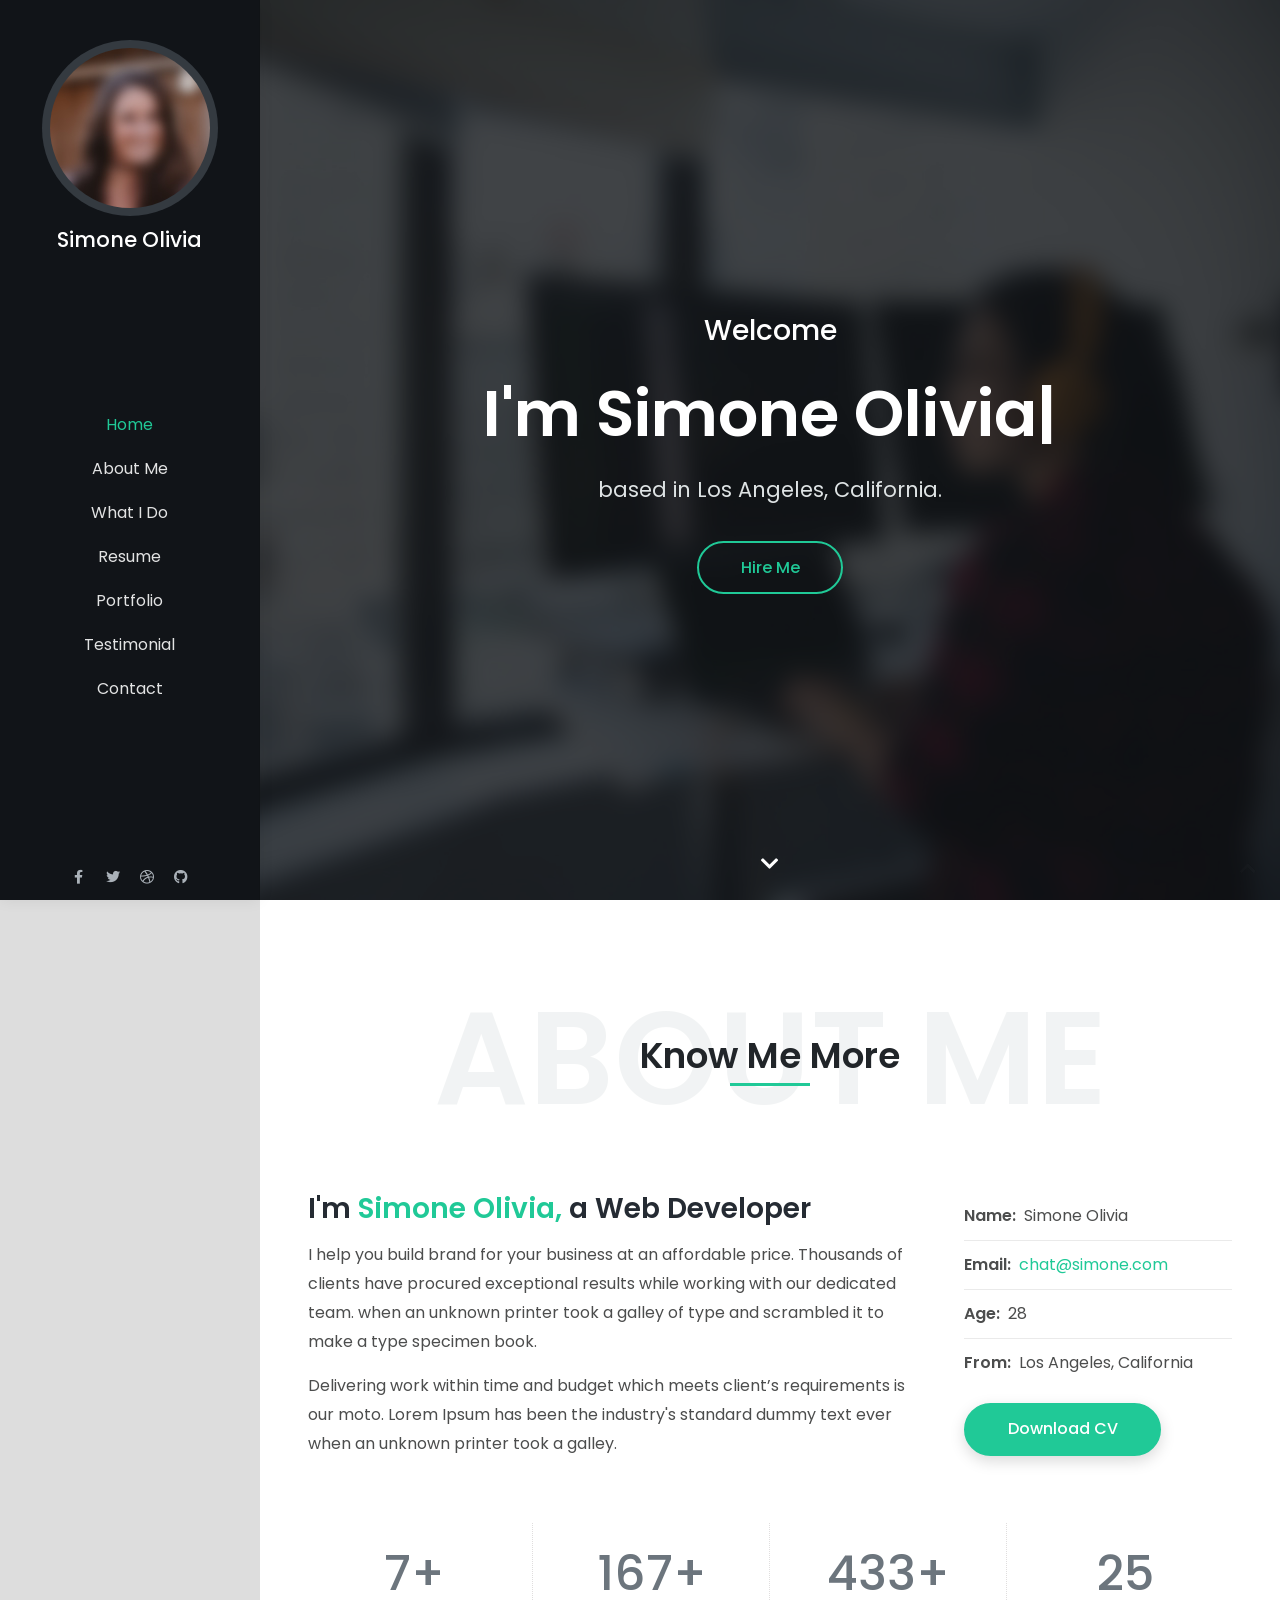
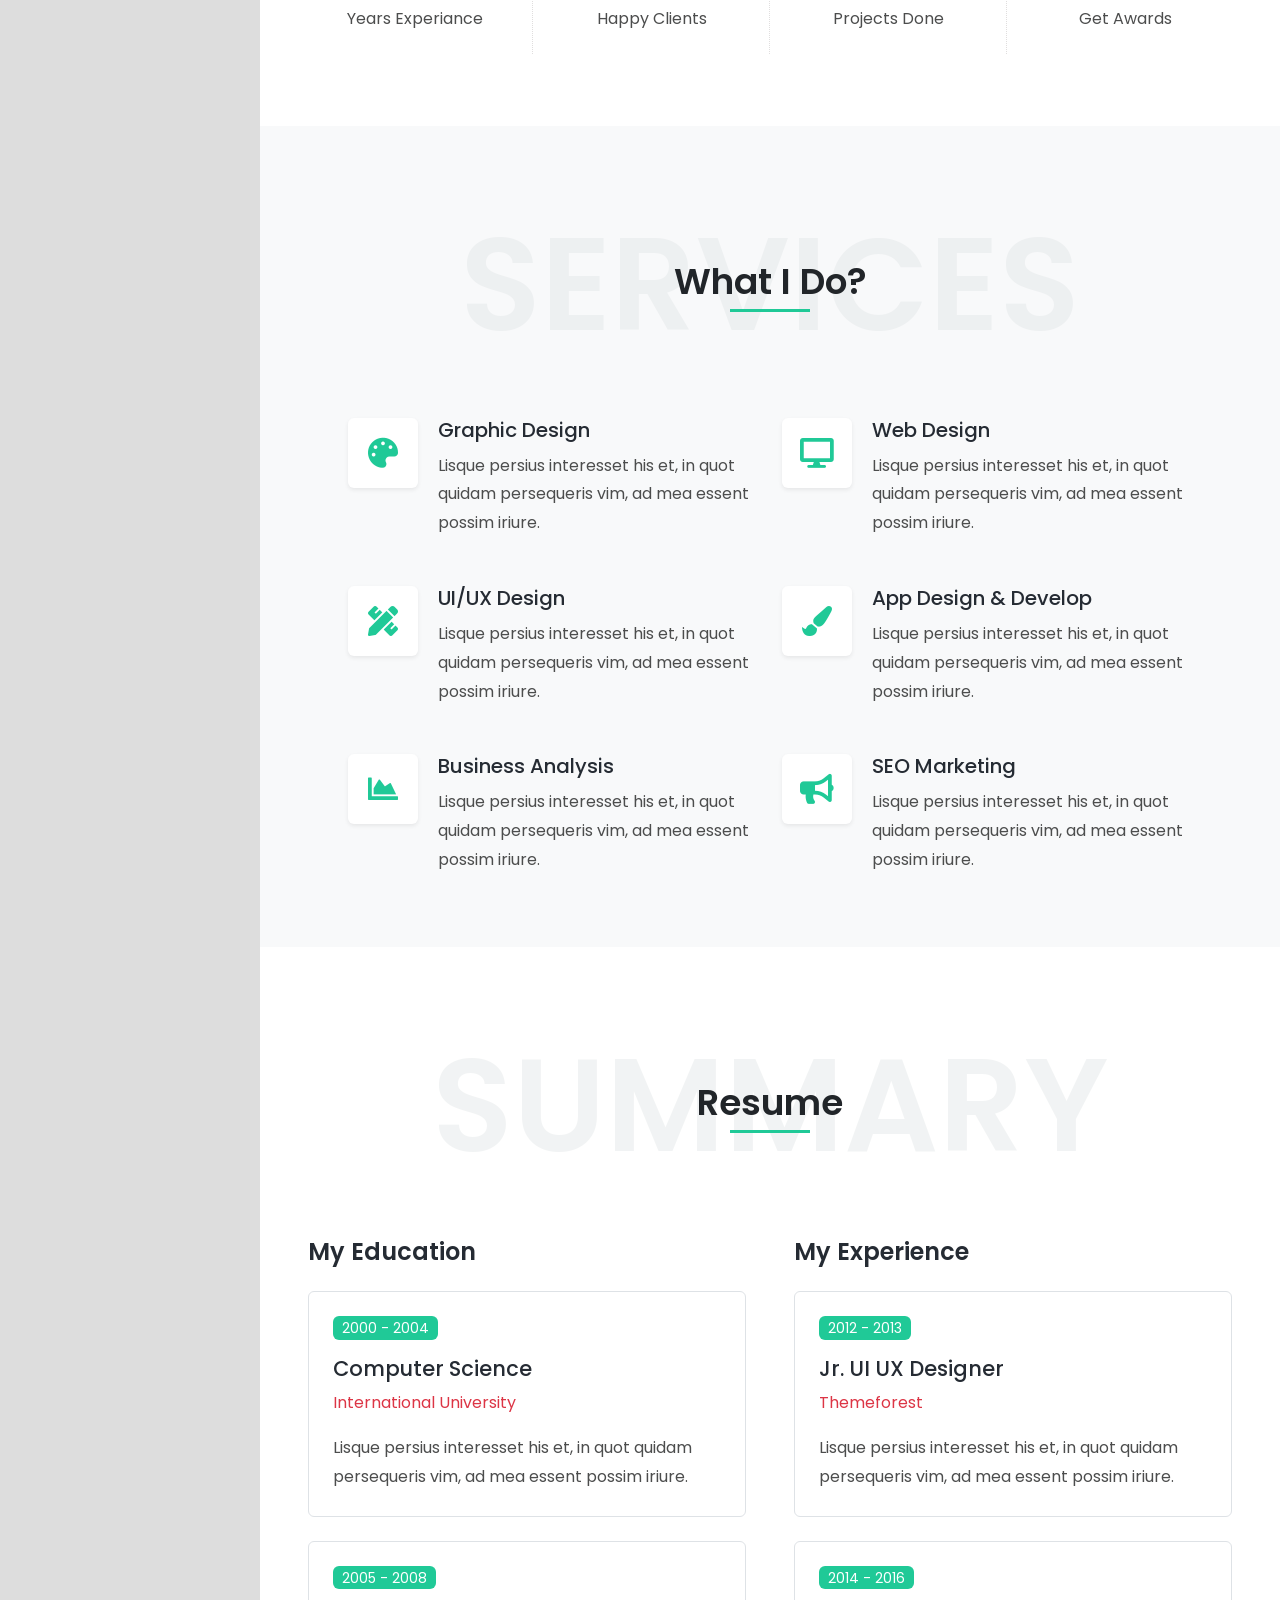
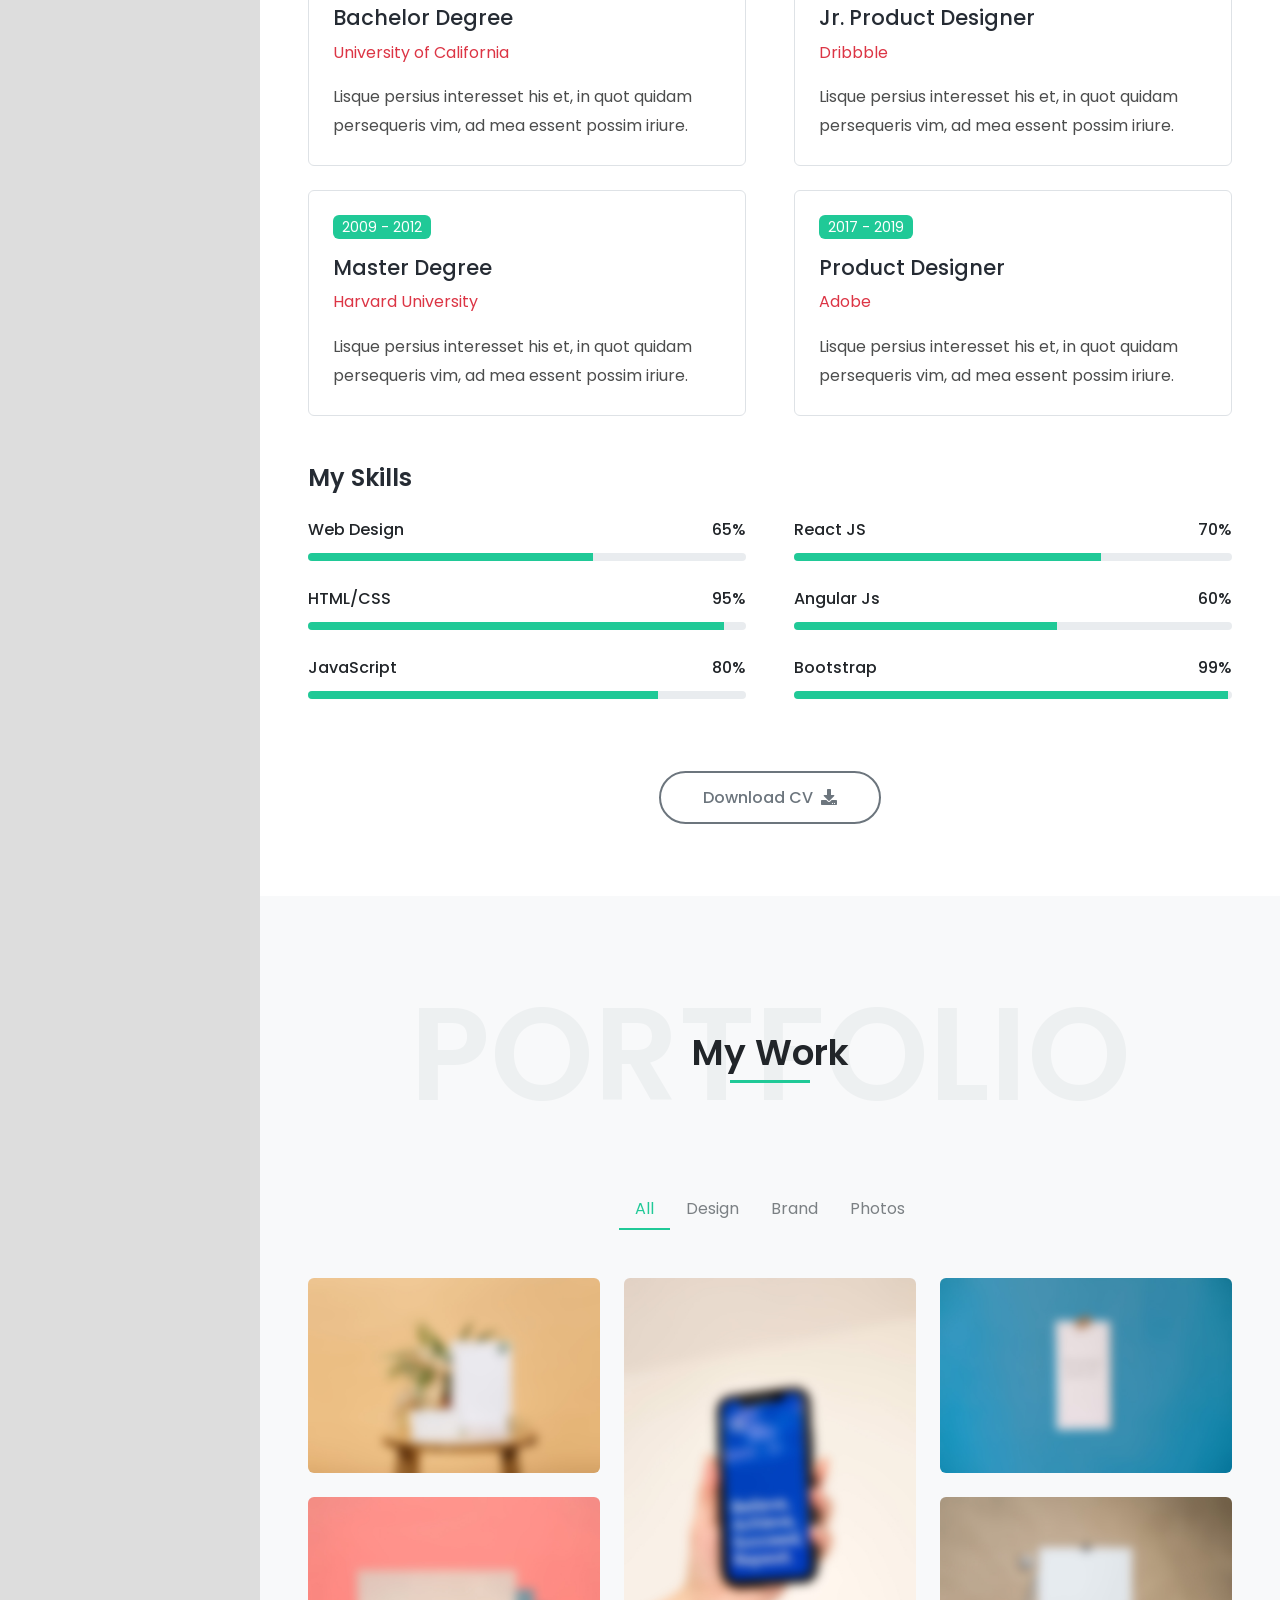
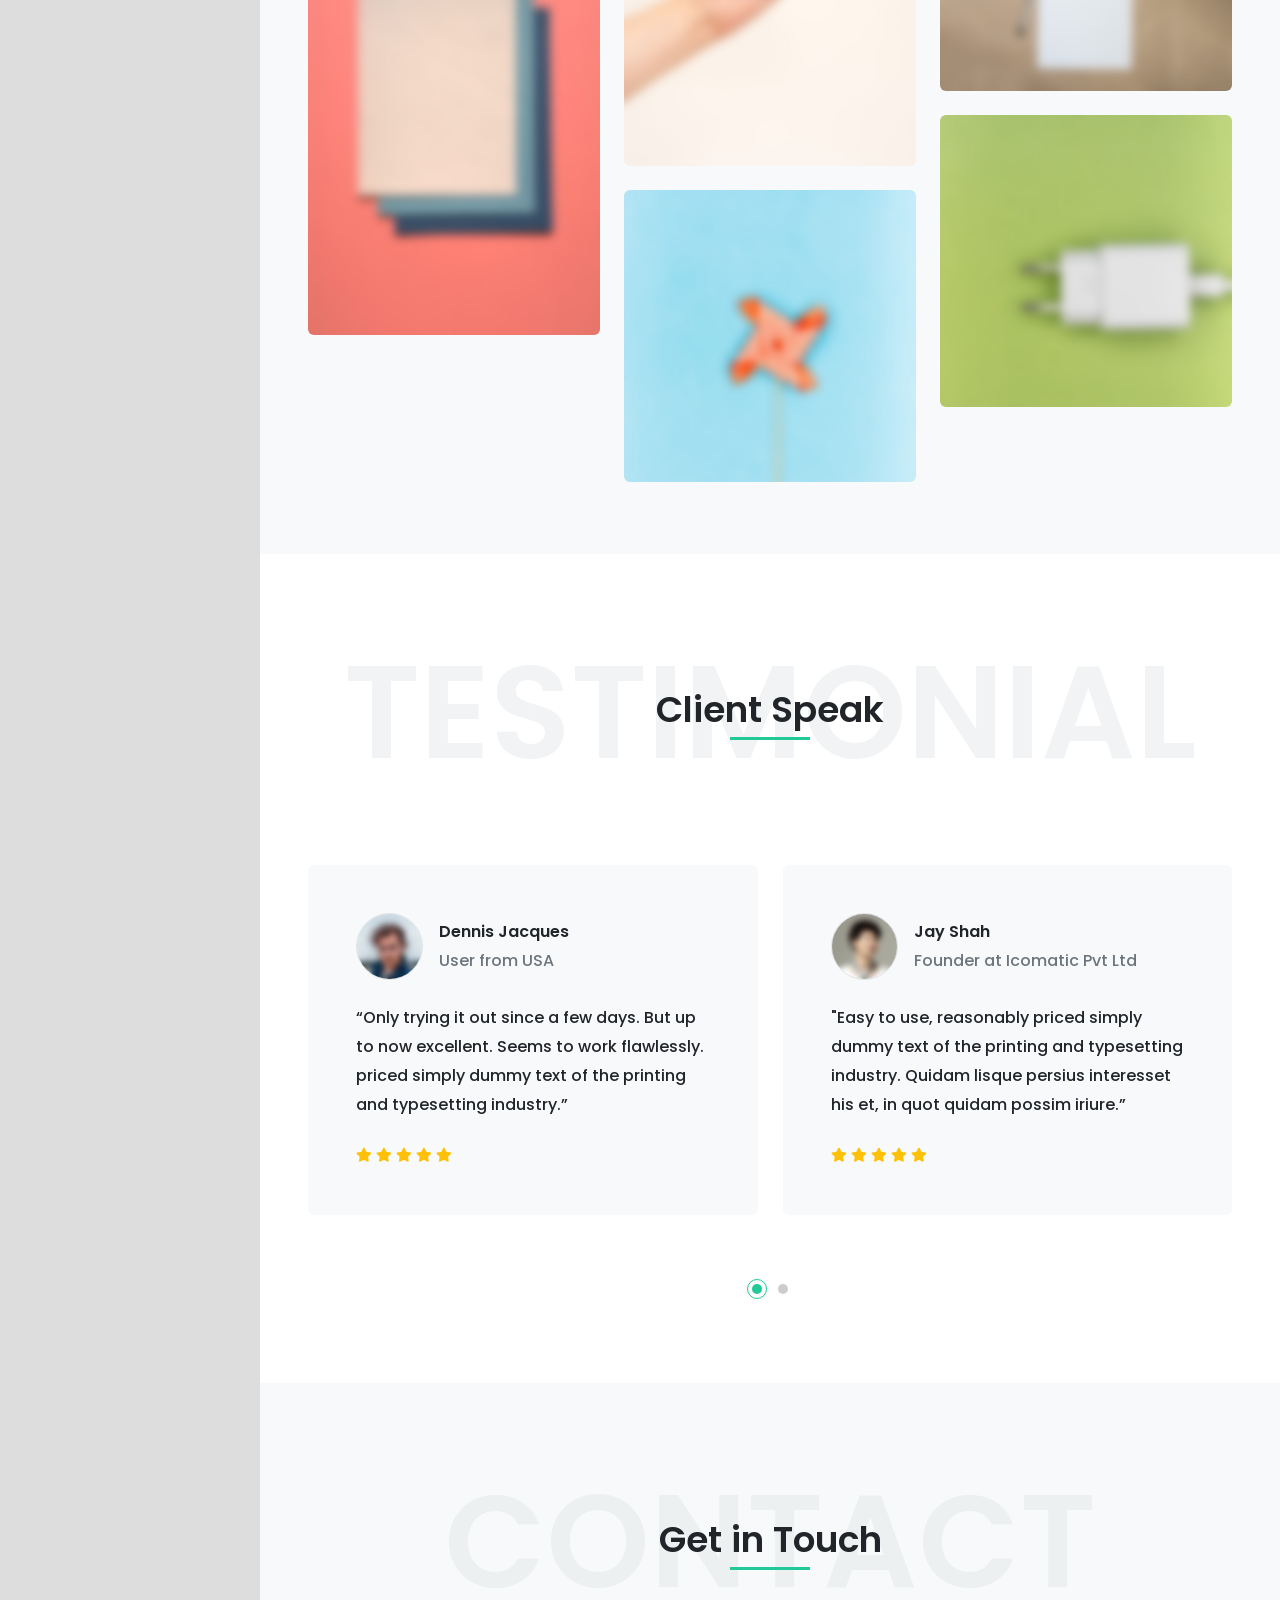
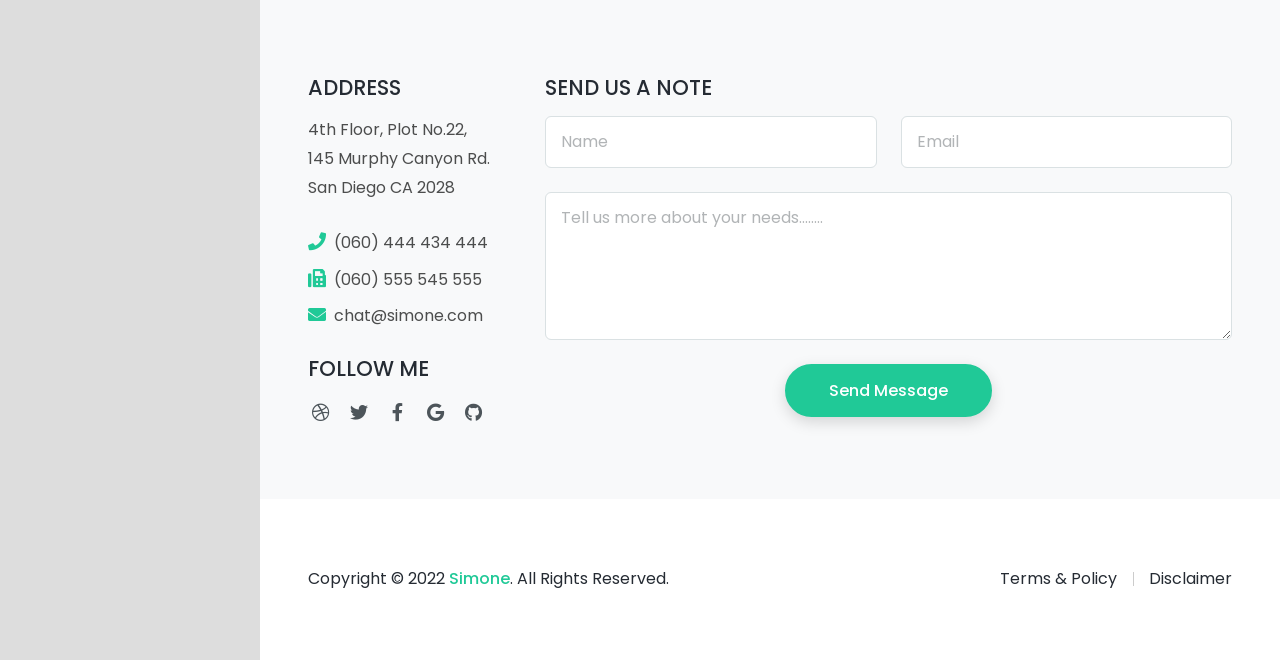
<file: demo2/HTML/index.html>
<!DOCTYPE html>
<html lang="en">
<head>
<meta charset="UTF-8" />
<meta http-equiv="X-UA-Compatible" content="IE=edge">
<meta name="viewport" content="width=device-width, initial-scale=1">
<link href="images/favicon.png" rel="icon" />
<title>Simone - Personal Portfolio Template</title>
<meta name="description" content="Simone is responsive bootstrap 5 one page personal portfolio html template.">
<meta name="author" content="harnishdesign.net">

<!-- Web Fonts -->
<link href="https://fonts.googleapis.com/css2?family=Poppins:ital,wght@0,100;0,200;0,300;0,400;0,500;0,600;0,700;0,800;0,900;1,100;1,200;1,300;1,400;1,500;1,600;1,700;1,800;1,900&display=swap" rel="stylesheet">

<!-- Stylesheet
============================== -->
<!-- Bootstrap -->
<link rel="stylesheet" type="text/css" href="vendor/bootstrap/css/bootstrap.min.css" />
<!-- Font Awesome Icon -->
<link rel="stylesheet" type="text/css" href="vendor/font-awesome/css/all.min.css" />
<!-- Owl Carousel -->
<link rel="stylesheet" type="text/css" href="vendor/owl.carousel/assets/owl.carousel.min.css" />
<!-- Magnific Popup -->
<link rel="stylesheet" type="text/css" href="vendor/magnific-popup/magnific-popup.min.css" />
<!-- Custom Stylesheet -->
<link rel="stylesheet" type="text/css" href="css/stylesheet.css" />
</head>

<body class="side-header" data-bs-spy="scroll" data-bs-target="#header-nav" data-bs-offset="1">

<!-- Preloader -->
<div class="preloader">
  <div class="lds-ellipsis">
    <div></div>
    <div></div>
    <div></div>
    <div></div>
  </div>
</div>
<!-- Preloader End --> 

<!-- Document Wrapper   
=============================== -->
<div id="main-wrapper"> 
  <!-- Header
  ============================ -->
  <header id="header" class="sticky-top"> 
    <!-- Navbar -->
    <nav class="primary-menu navbar navbar-expand-lg navbar-dark bg-dark border-bottom-0">
      <div class="container-fluid position-relative h-100 flex-lg-column ps-3 px-lg-3 pt-lg-3 pb-lg-2"> 
        
        <!-- Logo --> 
        <a href="index.html" class="mb-lg-auto mt-lg-4">
			<span class="bg-dark-2 rounded-pill p-2 mb-lg-1 d-none d-lg-inline-block">
				<img class="img-fluid rounded-pill d-block" src="images/profile.jpg" title="I'm Simone" alt="">
			</span>
			<h1 class="text-5 text-white text-center mb-0 d-lg-block">Simone Olivia</h1>
        </a> 
        <!-- Logo End -->
        
        <div id="header-nav" class="collapse navbar-collapse w-100 my-lg-auto">
          <ul class="navbar-nav text-lg-center my-lg-auto py-lg-3">
            <li class="nav-item"><a class="nav-link smooth-scroll active" href="#home">Home</a></li>
            <li class="nav-item"><a class="nav-link smooth-scroll" href="#about">About Me</a></li>
            <li class="nav-item"><a class="nav-link smooth-scroll" href="#services">What I Do</a></li>
            <li class="nav-item"><a class="nav-link smooth-scroll" href="#resume">Resume</a></li>
            <li class="nav-item"><a class="nav-link smooth-scroll" href="#portfolio">Portfolio</a></li>
            <li class="nav-item"><a class="nav-link smooth-scroll" href="#testimonial">Testimonial</a></li>
            <li class="nav-item"><a class="nav-link smooth-scroll" href="#contact">Contact</a></li>
          </ul>
        </div>
        <ul class="social-icons social-icons-muted social-icons-sm mt-lg-auto ms-auto ms-lg-0 d-flex">
          <li class="social-icons-facebook"><a data-bs-toggle="tooltip" title="Facebook" href="http://www.facebook.com/" target="_blank"><i class="fab fa-facebook-f"></i></a></li>
          <li class="social-icons-twitter"><a data-bs-toggle="tooltip" title="Twitter" href="http://www.twitter.com/" target="_blank"><i class="fab fa-twitter"></i></a></li>
          <li class="social-icons-dribbble"><a data-bs-toggle="tooltip" title="Dribbble" data-bs-placement="top" href="http://www.dribbble.com/" target="_blank"><i class="fab fa-dribbble"></i></a></li>
          <li class="social-icons-github"><a data-bs-toggle="tooltip" title="GitHub" data-bs-placement="top" href="http://www.google.com/" target="_blank" ><i class="fab fa-github"></i></a></li>
        </ul>
        <button class="navbar-toggler" type="button" data-bs-toggle="collapse" data-bs-target="#header-nav"><span></span><span></span><span></span></button>
      </div>
    </nav>
    <!-- Navbar End --> 
  </header>
  <!-- Header End --> 
		
  <!-- Content
  ============================================= -->
  <div id="content" role="main"> 
    
    <!-- Intro
    ============================================= -->
    <section id="home">
      <div class="hero-wrap">
        <div class="hero-mask opacity-8 bg-dark"></div>
        <div class="hero-bg parallax" style="background-image:url('images/intro-bg.jpg');"></div>
        <div class="hero-content section d-flex min-vh-100">
          <div class="container my-auto">
            <div class="row">
              <div class="col-12 text-center">
                <div class="typed-strings">
                  <p>I'm Simone Olivia</p>
                  <p>I'm a Freelancer.</p>
                  <p>I'm a Photographer.</p>
                  <p>I'm a Designer.</p>
                </div>
                <p class="text-7 fw-500 text-white mb-2 mb-md-3">Welcome</p>
                <h2 class="text-16 fw-600 text-white mb-2 mb-md-3"><span class="typed"></span></h2>
                <p class="text-5 text-light mb-4">based in Los Angeles, California.</p>
				<a href="#contact" class="btn btn-outline-primary rounded-pill shadow-none smooth-scroll mt-2">Hire Me</a>
              </div>
            </div>
          </div>
          <a href="#about" class="scroll-down-arrow text-white smooth-scroll"><span class="animated"><i class="fa fa-chevron-down"></i></span></a> </div>
      </div>
    </section>
    <!-- Intro end --> 
    
    <!-- About
    ============================================= -->
    <section id="about" class="section">
      <div class="container px-lg-5"> 
        <!-- Heading -->
        <div class="position-relative d-flex text-center mb-5">
          <h2 class="text-24 text-light opacity-4 text-uppercase fw-600 w-100 mb-0">About Me</h2>
          <p class="text-9 text-dark fw-600 position-absolute w-100 align-self-center lh-base mb-0">Know Me More<span class="heading-separator-line border-bottom border-3 border-primary d-block mx-auto"></span> </p>
        </div>
        <!-- Heading end-->
        
        <div class="row gy-5">
          <div class="col-lg-7 col-xl-8 text-center text-lg-start">
            <h2 class="text-7 fw-600 mb-3">I'm <span class="text-primary">Simone Olivia,</span> a Web Developer</h2>
            <p>I help you build brand for your business at an affordable price. Thousands of clients have procured exceptional results while working with our dedicated team. when an unknown printer took a galley of type and scrambled it to make a type specimen book.</p>
            <p>Delivering work within time and budget which meets client’s requirements is our moto. Lorem Ipsum has been the industry's standard dummy text ever when an unknown printer took a galley.</p>
          </div>
          <div class="col-lg-5 col-xl-4">
            <div class="ps-lg-4">
              <ul class="list-style-2">
                <li class=""><span class="fw-600 me-2">Name:</span>Simone Olivia</li>
                <li class=""><span class="fw-600 me-2">Email:</span><a href="mailto:chat@simone.com">chat@simone.com</a></li>
                <li class=""><span class="fw-600 me-2">Age:</span>28</li>
                <li class="border-0"><span class="fw-600 me-2">From:</span>Los Angeles, California</li>
              </ul>
              <a href="#" class="btn btn-primary rounded-pill">Download CV</a> </div>
          </div>
        </div>
        <div class="brands-grid separator-border mt-5">
          <div class="row">
            <div class="col-6 col-md-3">
              <div class="featured-box text-center">
                <h4 class="text-12 text-muted mb-0"><span class="counter" data-from="0" data-to="10">10</span>+</h4>
                <p class="mb-0">Years Experiance</p>
              </div>
            </div>
            <div class="col-6 col-md-3">
              <div class="featured-box text-center">
                <h4 class="text-12 text-muted mb-0"><span class="counter" data-from="0" data-to="250">250</span>+</h4>
                <p class="mb-0">Happy Clients</p>
              </div>
            </div>
            <div class="col-6 col-md-3">
              <div class="featured-box text-center">
                <h4 class="text-12 text-muted mb-0"><span class="counter" data-from="0" data-to="650">650</span>+</h4>
                <p class="mb-0">Projects Done</p>
              </div>
            </div>
            <div class="col-6 col-md-3">
              <div class="featured-box text-center">
                <h4 class="text-12 text-muted mb-0"><span class="counter" data-from="0" data-to="38">20</span></h4>
                <p class="mb-0">Get Awards</p>
              </div>
            </div>
          </div>
        </div>
      </div>
    </section>
    <!-- About end --> 
    
    <!-- Services
    ============================================= -->
    <section id="services" class="section bg-light">
      <div class="container px-lg-5"> 
        <!-- Heading -->
        <div class="position-relative d-flex text-center mb-5">
          <h2 class="text-24 text-light opacity-4 text-uppercase fw-600 w-100 mb-0">Services</h2>
          <p class="text-9 text-dark fw-600 position-absolute w-100 align-self-center lh-base mb-0">What I Do?<span class="heading-separator-line border-bottom border-3 border-primary d-block mx-auto"></span> </p>
        </div>
        <!-- Heading end-->
        
        <div class="row">
          <div class="col-lg-11 mx-auto">
            <div class="row">
              <div class="col-md-6">
                <div class="featured-box style-3 mb-5">
                  <div class="featured-box-icon text-primary bg-white shadow-sm rounded"> <i class="fas fa-palette"></i> </div>
                  <h3>Graphic Design</h3>
                  <p class="mb-0">Lisque persius interesset his et, in quot quidam persequeris vim, ad mea essent possim iriure.</p>
                </div>
              </div>
              <div class="col-md-6">
                <div class="featured-box style-3 mb-5">
                  <div class="featured-box-icon text-primary bg-white shadow-sm rounded"> <i class="fas fa-desktop"></i></div>
                  <h3>Web Design</h3>
                  <p class="mb-0">Lisque persius interesset his et, in quot quidam persequeris vim, ad mea essent possim iriure.</p>
                </div>
              </div>
              <div class="col-md-6">
                <div class="featured-box style-3 mb-5">
                  <div class="featured-box-icon text-primary bg-white shadow-sm rounded"> <i class="fas fa-pencil-ruler"></i> </div>
                  <h3>UI/UX Design</h3>
                  <p class="mb-0">Lisque persius interesset his et, in quot quidam persequeris vim, ad mea essent possim iriure.</p>
                </div>
              </div>
              <div class="col-md-6">
                <div class="featured-box style-3 mb-5">
                  <div class="featured-box-icon text-primary bg-white shadow-sm rounded"> <i class="fas fa-paint-brush"></i> </div>
                  <h3>App Design &amp; Develop</h3>
                  <p class="mb-0">Lisque persius interesset his et, in quot quidam persequeris vim, ad mea essent possim iriure.</p>
                </div>
              </div>
              <div class="col-md-6">
                <div class="featured-box style-3 mb-5 mb-md-0">
                  <div class="featured-box-icon text-primary bg-white shadow-sm rounded"> <i class="fas fa-chart-area"></i> </div>
                  <h3>Business Analysis</h3>
                  <p class="mb-0">Lisque persius interesset his et, in quot quidam persequeris vim, ad mea essent possim iriure.</p>
                </div>
              </div>
              <div class="col-md-6">
                <div class="featured-box style-3 mb-0">
                  <div class="featured-box-icon text-primary bg-white shadow-sm rounded"> <i class="fas fa-bullhorn"></i> </div>
                  <h3>SEO Marketing</h3>
                  <p class="mb-0">Lisque persius interesset his et, in quot quidam persequeris vim, ad mea essent possim iriure.</p>
                </div>
              </div>
            </div>
          </div>
        </div>
      </div>
    </section>
    <!-- Services end --> 
    
    <!-- Resume
    ============================================= -->
    <section id="resume" class="section">
      <div class="container px-lg-5"> 
        <!-- Heading -->
        <div class="position-relative d-flex text-center mb-5">
          <h2 class="text-24 text-light opacity-4 text-uppercase fw-600 w-100 mb-0">Summary</h2>
          <p class="text-9 text-dark fw-600 position-absolute w-100 align-self-center lh-base mb-0">Resume<span class="heading-separator-line border-bottom border-3 border-primary d-block mx-auto"></span> </p>
        </div>
        <!-- Heading end-->
        
        <div class="row gx-5"> 
          <!-- My Education -->
          <div class="col-md-6">
            <h2 class="text-6 fw-600 mb-4">My Education</h2>
            <div class="bg-white border rounded p-4 mb-4">
              <p class="badge bg-primary text-2 fw-400">2000 - 2004</p>
              <h3 class="text-5">Computer Science</h3>
              <p class="text-danger">International University</p>
              <p class="mb-0">Lisque persius interesset his et, in quot quidam persequeris vim, ad mea essent possim iriure.</p>
            </div>
            <div class="bg-white border rounded p-4 mb-4">
              <p class="badge bg-primary text-2 fw-400">2005 - 2008</p>
              <h3 class="text-5">Bachelor Degree</h3>
              <p class="text-danger">University of California</p>
              <p class="mb-0">Lisque persius interesset his et, in quot quidam persequeris vim, ad mea essent possim iriure.</p>
            </div>
            <div class="bg-white border rounded p-4 mb-4">
              <p class="badge bg-primary text-2 fw-400">2009 - 2012</p>
              <h3 class="text-5">Master Degree</h3>
              <p class="text-danger">Harvard University</p>
              <p class="mb-0">Lisque persius interesset his et, in quot quidam persequeris vim, ad mea essent possim iriure.</p>
            </div>
          </div>
          
          <!-- My Experience -->
          <div class="col-md-6">
            <h2 class="text-6 fw-600 mb-4">My Experience</h2>
            <div class="bg-white border rounded p-4 mb-4">
              <p class="badge bg-primary text-2 fw-400">2012 - 2013</p>
              <h3 class="text-5">Jr. UI UX Designer</h3>
              <p class="text-danger">Themeforest</p>
              <p class="mb-0">Lisque persius interesset his et, in quot quidam persequeris vim, ad mea essent possim iriure.</p>
            </div>
            <div class="bg-white border rounded p-4 mb-4">
              <p class="badge bg-primary text-2 fw-400">2014 - 2016</p>
              <h3 class="text-5">Jr. Product Designer</h3>
              <p class="text-danger">Dribbble</p>
              <p class="mb-0">Lisque persius interesset his et, in quot quidam persequeris vim, ad mea essent possim iriure.</p>
            </div>
            <div class="bg-white border rounded p-4 mb-4">
              <p class="badge bg-primary text-2 fw-400">2017 - 2019</p>
              <h3 class="text-5">Product Designer</h3>
              <p class="text-danger">Adobe</p>
              <p class="mb-0">Lisque persius interesset his et, in quot quidam persequeris vim, ad mea essent possim iriure.</p>
            </div>
          </div>
        </div>
        <!-- My Skills -->
		<h2 class="text-6 fw-600 mt-4 mb-4">My Skills</h2>
        <div class="row gx-5">
          <div class="col-md-6">
            <p class="text-dark fw-500 text-start mb-2">Web Design <span class="float-end">65%</span></p>
            <div class="progress progress-sm mb-4">
              <div class="progress-bar" role="progressbar" style="width: 65%" aria-valuenow="65" aria-valuemin="0" aria-valuemax="100"></div>
            </div>
            <p class="text-dark fw-500 text-start mb-2">HTML/CSS <span class="float-end">95%</span></p>
            <div class="progress progress-sm mb-4">
              <div class="progress-bar" role="progressbar" style="width: 95%" aria-valuenow="95" aria-valuemin="0" aria-valuemax="100"></div>
            </div>
            <p class="text-dark fw-500 text-start mb-2">JavaScript <span class="float-end">80%</span></p>
            <div class="progress progress-sm mb-4">
              <div class="progress-bar" role="progressbar" style="width: 80%" aria-valuenow="80" aria-valuemin="0" aria-valuemax="100"></div>
            </div>
          </div>
          <div class="col-md-6">
            <p class="text-dark fw-500 text-start mb-2">React JS <span class="float-end">70%</span></p>
            <div class="progress progress-sm mb-4">
              <div class="progress-bar" role="progressbar" style="width: 70%" aria-valuenow="70" aria-valuemin="0" aria-valuemax="100"></div>
            </div>
            <p class="text-dark fw-500 text-start mb-2">Angular Js <span class="float-end">60%</span></p>
            <div class="progress progress-sm mb-4">
              <div class="progress-bar" role="progressbar" style="width: 60%" aria-valuenow="60" aria-valuemin="0" aria-valuemax="100"></div>
            </div>
            <p class="text-dark fw-500 text-start mb-2">Bootstrap <span class="float-end">99%</span></p>
            <div class="progress progress-sm mb-4">
              <div class="progress-bar" role="progressbar" style="width: 99%" aria-valuenow="99" aria-valuemin="0" aria-valuemax="100"></div>
            </div>
          </div>
        </div>
        <div class="text-center mt-5"><a href="#" class="btn btn-outline-secondary rounded-pill shadow-none">Download CV <span class="ms-1"><i class="fas fa-download"></i></span></a></div>
      </div>
    </section>
    <!-- Resume end --> 
    
    <!-- Portfolio
    ============================================= -->
    <section id="portfolio" class="section bg-light">
      <div class="container px-lg-5"> 
        <!-- Heading -->
        <div class="position-relative d-flex text-center mb-5">
          <h2 class="text-24 text-light opacity-4 text-uppercase fw-600 w-100 mb-0">Portfolio</h2>
          <p class="text-9 text-dark fw-600 position-absolute w-100 align-self-center lh-base mb-0">My Work<span class="heading-separator-line border-bottom border-3 border-primary d-block mx-auto"></span> </p>
        </div>
        <!-- Heading end--> 
        
        <!-- Filter Menu -->
        <ul class="portfolio-menu nav nav-tabs justify-content-center border-bottom-0 mb-5">
          <li class="nav-item"> <a data-filter="*" class="nav-link active" href="">All</a></li>
          <li class="nav-item"> <a data-filter=".design" href="" class="nav-link">Design</a></li>
          <li class="nav-item"> <a data-filter=".brand" href="" class="nav-link">Brand</a></li>
          <li class="nav-item"> <a data-filter=".photos" href="" class="nav-link">Photos</a></li>
        </ul>
        <!-- Filter Menu end -->
        <div class="portfolio popup-ajax-gallery">
          <div class="row portfolio-filter g-4">
            <div class="col-sm-6 col-lg-4 brand">
              <div class="portfolio-box rounded">
                <div class="portfolio-img rounded"> <img class="img-fluid d-block" src="images/projects/project-1.jpg" alt="">
                  <div class="portfolio-overlay"> <a class="popup-ajax stretched-link" href="ajax/portfolio-ajax-project-1.html"></a>
                    <div class="portfolio-overlay-details">
                      <h5 class="text-white fw-400">Project Title</h5>
                      <span class="text-light">Category</span> </div>
                  </div>
                </div>
              </div>
            </div>
            <div class="col-sm-6 col-lg-4 design">
              <div class="portfolio-box rounded">
                <div class="portfolio-img rounded"> <img class="img-fluid d-block" src="images/projects/project-2.jpg" alt="">
                  <div class="portfolio-overlay"> <a class="popup-ajax stretched-link" href="ajax/portfolio-ajax-project-2.html"></a>
                    <div class="portfolio-overlay-details">
                      <h5 class="text-white fw-400">Project Title</h5>
                      <span class="text-light">Category</span> </div>
                  </div>
                </div>
              </div>
            </div>
            <div class="col-sm-6 col-lg-4 artwork photos">
              <div class="portfolio-box rounded">
                <div class="portfolio-img rounded"> <img class="img-fluid d-block" src="images/projects/project-3.jpg" alt="">
                  <div class="portfolio-overlay"> <a class="popup-ajax stretched-link" href="ajax/portfolio-ajax-project-3.html"></a>
                    <div class="portfolio-overlay-details">
                      <h5 class="text-white fw-400">Project Title</h5>
                      <span class="text-light">Category</span> </div>
                  </div>
                </div>
              </div>
            </div>
            <div class="col-sm-6 col-lg-4 artwork brand photos">
              <div class="portfolio-box rounded">
                <div class="portfolio-img rounded"> <img class="img-fluid d-block" src="images/projects/project-4.jpg" alt="">
                  <div class="portfolio-overlay"> <a class="popup-ajax stretched-link" href="ajax/portfolio-ajax-project-4.html"></a>
                    <div class="portfolio-overlay-details">
                      <h5 class="text-white fw-400">Project Title</h5>
                      <span class="text-light">Category</span> </div>
                  </div>
                </div>
              </div>
            </div>
            <div class="col-sm-6 col-lg-4 design">
              <div class="portfolio-box rounded">
                <div class="portfolio-img rounded"> <img class="img-fluid d-block" src="images/projects/project-5.jpg" alt="">
                  <div class="portfolio-overlay"> <a class="popup-ajax stretched-link" href="ajax/portfolio-ajax-project-5.html"></a>
                    <div class="portfolio-overlay-details">
                      <h5 class="text-white fw-400">Project Title</h5>
                      <span class="text-light">Category</span> </div>
                  </div>
                </div>
              </div>
            </div>
            <div class="col-sm-6 col-lg-4 brand">
              <div class="portfolio-box rounded">
                <div class="portfolio-img rounded"> <img class="img-fluid d-block" src="images/projects/project-6.jpg" alt="">
                  <div class="portfolio-overlay"> <a class="popup-ajax stretched-link" href="ajax/portfolio-ajax-project-6.html"></a>
                    <div class="portfolio-overlay-details">
                      <h5 class="text-white fw-400">Project Title</h5>
                      <span class="text-light">Category</span> </div>
                  </div>
                </div>
              </div>
            </div>
            <div class="col-sm-6 col-lg-4 design photos">
              <div class="portfolio-box rounded">
                <div class="portfolio-img rounded"> <img class="img-fluid d-block" src="images/projects/project-7.jpg" alt="">
                  <div class="portfolio-overlay"> <a class="popup-ajax stretched-link" href="ajax/portfolio-ajax-project-7.html"></a>
                    <div class="portfolio-overlay-details">
                      <h5 class="text-white fw-400">Project Title</h5>
                      <span class="text-light">Category</span> </div>
                  </div>
                </div>
              </div>
            </div>
          </div>
        </div>
      </div>
    </section>
    <!-- Portfolio end --> 
    
    <!-- Testimonial
    ============================================= -->
    <section id="testimonial" class="section">
      <div class="container px-lg-5"> 
        <!-- Heading -->
        <div class="position-relative d-flex text-center mb-5">
          <h2 class="text-24 text-light opacity-4 text-uppercase fw-600 w-100 mb-0">Testimonial</h2>
          <p class="text-9 text-dark fw-600 position-absolute w-100 align-self-center lh-base mb-0">Client Speak<span class="heading-separator-line border-bottom border-3 border-primary d-block mx-auto"></span> </p>
        </div>
        <!-- Heading end-->
        
        <div class="owl-carousel owl-theme" data-loop="true" data-nav="false" data-autoplay="false" data-margin="25" data-stagepadding="0" data-slideby="1" data-items-xs="1" data-items-sm="1" data-items-md="1" data-items-lg="2">
          <div class="item">
            <div class="bg-light rounded p-5">
              <div class="d-flex align-items-center mt-auto mb-4"> <img class="img-fluid rounded-circle border d-inline-block w-auto" src="images/testimonial/client-sm-3.jpg" alt="">
                <p class="ms-3 mb-0"><strong class="d-block text-dark fw-600">Dennis Jacques</strong> <span class="text-muted fw-500">User from USA</span></p>
              </div>
              <p class="text-dark fw-500 mb-4">“Only trying it out since a few days. But up to now excellent. Seems to work flawlessly. priced simply dummy text of the printing and typesetting industry.”</p>
              <span class="text-2"> <i class="fas fa-star text-warning"></i> <i class="fas fa-star text-warning"></i> <i class="fas fa-star text-warning"></i> <i class="fas fa-star text-warning"></i> <i class="fas fa-star text-warning"></i> </span> </div>
          </div>
          <div class="item">
            <div class="bg-light rounded p-5">
              <div class="d-flex align-items-center mt-auto mb-4"> <img class="img-fluid rounded-circle border d-inline-block w-auto" src="images/testimonial/client-sm-1.jpg" alt="">
                <p class="ms-3 mb-0"><strong class="d-block text-dark fw-600">Jay Shah</strong> <span class="text-muted fw-500">Founder at Icomatic Pvt Ltd</span></p>
              </div>
              <p class="text-dark fw-500 mb-4">"Easy to use, reasonably priced simply dummy text of the printing and typesetting industry. Quidam lisque persius interesset his et, in quot quidam possim iriure.”</p>
              <span class="text-2"> <i class="fas fa-star text-warning"></i> <i class="fas fa-star text-warning"></i> <i class="fas fa-star text-warning"></i> <i class="fas fa-star text-warning"></i> <i class="fas fa-star text-warning"></i> </span> </div>
          </div>
          <div class="item">
            <div class="bg-light rounded p-5">
              <div class="d-flex align-items-center mt-auto mb-4"> <img class="img-fluid rounded-circle border d-inline-block w-auto" src="images/testimonial/client-sm-2.jpg" alt="">
                <p class="ms-3 mb-0"><strong class="d-block text-dark fw-600">Patrick Cary</strong> <span class="text-muted fw-500">Freelancer from USA</span></p>
              </div>
              <p class="text-dark fw-500 mb-4">“I am happy Working with printing and typesetting industry. Quidam lisque persius interesset his et, in quot quidam persequeris essent possim iriure.”</p>
              <span class="text-2"> <i class="fas fa-star text-warning"></i> <i class="fas fa-star text-warning"></i> <i class="fas fa-star text-warning"></i> <i class="fas fa-star text-warning"></i> <i class="fas fa-star text-warning"></i> </span> </div>
          </div>
          <div class="item">
            <div class="bg-light rounded p-5">
              <div class="d-flex align-items-center mt-auto mb-4"> <img class="img-fluid rounded-circle border d-inline-block w-auto" src="images/testimonial/client-sm-4.jpg" alt="">
                <p class="ms-3 mb-0"><strong class="d-block text-dark fw-600">Chris Tom</strong> <span class="text-muted fw-500">User from UK</span></p>
              </div>
              <p class="text-dark fw-500 mb-4">“I have used them twice now. Good rates, very efficient service and priced simply dummy text of the printing and typesetting industry quidam interesset his et. Excellent.”</p>
              <span class="text-2"> <i class="fas fa-star text-warning"></i> <i class="fas fa-star text-warning"></i> <i class="fas fa-star text-warning"></i> <i class="fas fa-star text-warning"></i> <i class="fas fa-star text-warning"></i> </span> </div>
          </div>
        </div>
      </div>
    </section>
    <!-- Testimonial end --> 
    
    <!-- Contact Me
    ============================================= -->
    <section id="contact" class="section bg-light">
      <div class="container px-lg-5">
        <!-- Heading -->
        <div class="position-relative d-flex text-center mb-5">
          <h2 class="text-24 text-light opacity-4 text-uppercase fw-600 w-100 mb-0">Contact</h2>
          <p class="text-9 text-dark fw-600 position-absolute w-100 align-self-center lh-base mb-0">Get in Touch<span class="heading-separator-line border-bottom border-3 border-primary d-block mx-auto"></span> </p>
        </div>
        <!-- Heading end-->
        <div class="row gy-5">
          <div class="col-md-4 col-xl-3 order-1 order-md-0 text-center text-md-start">
            <h2 class="mb-3 text-5 text-uppercase">Address</h2>
            <p class="text-3 mb-4">4th Floor, Plot No.22,<br>
              145 Murphy Canyon Rd.<br>
              San Diego CA 2028 </p>
            <p class="text-3 mb-1"><span class="text-primary text-4 me-2"><i class="fas fa-phone"></i></span>(060) 444 434 444</p>
            <p class="text-3 mb-1"><span class="text-primary text-4 me-2"><i class="fas fa-fax"></i></span>(060) 555 545 555</p>
            <p class="text-3 mb-4"><span class="text-primary text-4 me-2"><i class="fas fa-envelope"></i></span>chat@simone.com</p>
            <h2 class="mb-3 text-5 text-uppercase">Follow Me</h2>
            <ul class="social-icons justify-content-center justify-content-md-start">
              <li class="social-icons-dribbble"><a data-bs-toggle="tooltip" href="http://www.dribbble.com/harnishdesign/" target="_blank" title="Dribbble"><i class="fab fa-dribbble"></i></a></li>
              <li class="social-icons-twitter"><a data-bs-toggle="tooltip" href="https://twitter.com/harnishdesign/" target="_blank" title="Twitter"><i class="fab fa-twitter"></i></a></li>
              <li class="social-icons-facebook"><a data-bs-toggle="tooltip" href="http://www.facebook.com/harnishdesign/" target="_blank" title="Facebook"><i class="fab fa-facebook-f"></i></a></li>
              <li class="social-icons-google"><a data-bs-toggle="tooltip" href="http://www.google.com/" target="_blank" title="Google"><i class="fab fa-google"></i></a></li>
              <li class="social-icons-github"><a data-bs-toggle="tooltip" href="http://www.github.com/" target="_blank" title="GitHub"><i class="fab fa-github"></i></a></li>
            </ul>
          </div>
          <div class="col-md-8 col-xl-9 order-0 order-md-1">
            <h2 class="mb-3 text-5 text-uppercase text-center text-md-start">Send us a note</h2>
			<form id="contact-form" action="php/mail.php" method="post">
              
			  <div class="row g-4">
                <div class="col-xl-6">
                    <input name="name" type="text" class="form-control" required placeholder="Name">
                </div>
                <div class="col-xl-6">
                    <input name="email" type="email" class="form-control" required placeholder="Email">
                </div>
				<div class="col">
					<textarea name="form-message" class="form-control" rows="5" required placeholder="Tell us more about your needs........"></textarea>
				</div>
              </div>
			  
              <p class="text-center mt-4 mb-0">
				<button id="submit-btn" class="btn btn-primary rounded-pill d-inline-flex" type="submit">Send Message</button>
              </p>
            </form>
          </div>
        </div>
      </div>
    </section>
    <!-- Contact Me end --> 
    
  </div>
  <!-- Content end --> 
  
  <!-- Footer
  ============================================= -->
  <footer id="footer" class="section">
    <div class="container px-lg-5">
      <div class="row">
        <div class="col-lg-6 text-center text-lg-start">
          <p class="mb-3 mb-lg-0">Copyright © 2022 <a href="#" class="fw-500">Simone</a>. All Rights Reserved.</p>
        </div>
        <div class="col-lg-6">
          <ul class="nav nav-separator justify-content-center justify-content-lg-end">
            <li class="nav-item"> <a class="nav-link" data-bs-toggle="modal" data-bs-target="#terms-policy" href="#">Terms & Policy</a></li>
            <li class="nav-item"> <a class="nav-link" data-bs-toggle="modal" data-bs-target="#disclaimer" href="#">Disclaimer</a></li>
          </ul>
        </div>
      </div>
    </div>
  </footer>
  <!-- Footer end --> 
  
</div>
<!-- Document Wrapper end --> 

<!-- Back to Top
============================================= --> 
<a id="back-to-top" class="rounded-circle" data-bs-toggle="tooltip" title="Back to Top" href="javascript:void(0)"><i class="fa fa-chevron-up"></i></a> 

<!-- Terms & Policy Modal
================================== -->
<div id="terms-policy" class="modal fade" role="dialog" aria-hidden="true">
  <div class="modal-dialog modal-lg modal-dialog-centered" role="document">
    <div class="modal-content">
      <div class="modal-header">
        <h5 class="modal-title">Terms & Policy</h5>
        <button type="button" class="btn-close" data-bs-dismiss="modal" aria-label="Close"></button>
      </div>
      <div class="modal-body p-4">
        <p>Simply dummy text of the printing and typesetting industry. Lorem Ipsum has been the industry's standard dummy text ever since the 1500s, when an unknown printer took a galley of type and scrambled it to make a type specimen book. It has survived not only five centuries, but also the leap into electronic typesetting, remaining essentially unchanged.</p>
        <h3 class="mb-3 mt-4 mt-4">Terms of Use</h3>
        <p>It has survived not only five centuries, but also the leap into electronic typesetting, remaining essentially unchanged. Simply dummy text of the printing and typesetting industry.</p>
        <h5 class="text-4 mt-4">Part I – Information Simone collects and controls</h5>
        <p>Lorem Ipsum has been the industry's standard dummy text ever since the 1500s, when an unknown printer took a galley of type and scrambled it to make a type specimen book.</p>
        <h5 class="text-4 mt-4">Part II – Information that Simone processes on your behalf</h5>
        <p>Lorem Ipsum has been the industry's standard dummy text ever since the 1500s, when an unknown printer took a galley of type and scrambled it to make a type specimen book.</p>
        <h5 class="text-4 mt-4">Part III – General</h5>
        <p>It has survived not only five centuries, but also the leap into electronic typesetting, remaining essentially unchanged. Lorem Ipsum has been the industry's standard dummy text ever since the 1500s, when an unknown printer took a galley of type and scrambled it to make a type specimen book.</p>
        <h3 class="mb-3 mt-4">Privacy Policy</h3>
        <p>Lorem Ipsum is simply dummy text of the printing and typesetting industry. Lorem Ipsum has been the industry's standard dummy text ever since the 1500s, when an unknown printer took a galley of type and scrambled it to make a type specimen book. </p>
        <ol class="lh-lg">
          <li>Lisque persius interesset his et, in quot quidam persequeris vim, ad mea essent possim iriure.</li>
          <li>Quidam lisque persius interesset his et, Lisque persius interesset his et, in quot quidam persequeris vim, ad mea essent possim iriure.</li>
          <li>In quot quidam persequeris vim, ad mea essent possim iriure. Quidam lisque persius interesset his et.</li>
          <li>Quidam lisque persius interesset his et, Lisque persius interesset his et.</li>
          <li>Interesset his et, Lisque persius interesset his et, in quot quidam persequeris vim, ad mea essent possim iriure.</li>
          <li>Persius interesset his et, Lisque persius interesset his et, in quot quidam persequeris vim, ad mea essent possim iriure.</li>
          <li>Quot quidam persequeris vim Quidam lisque persius interesset his et, Lisque persius interesset his et, in quot quidam persequeris vim, ad mea essent possim iriure.</li>
        </ol>
      </div>
    </div>
  </div>
</div>
<!-- Terms & Policy Modal End --> 

<!-- Disclaimer Modal
================================== -->
<div id="disclaimer" class="modal fade" role="dialog" aria-hidden="true">
  <div class="modal-dialog modal-lg modal-dialog-centered" role="document">
    <div class="modal-content">
      <div class="modal-header">
        <h5 class="modal-title">Copyright & Disclaimer</h5>
		<button type="button" class="btn-close" data-bs-dismiss="modal" aria-label="Close"></button>
      </div>
      <div class="modal-body p-4">
        <p>Simply dummy text of the printing and typesetting industry. Lorem Ipsum has been the industry's standard dummy text ever since the 1500s, when an unknown printer took a galley of type and scrambled it to make a type specimen book. </p>
        <ul class="lh-lg">
          <li>Lisque persius interesset his et, in quot quidam persequeris vim, ad mea essent possim iriure.</li>
          <li>Quidam lisque persius interesset his et, Lisque persius interesset his et, in quot quidam persequeris vim, ad mea essent possim iriure.</li>
          <li>In quot quidam persequeris vim, ad mea essent possim iriure. Quidam lisque persius interesset his et.</li>
          <li>Quidam lisque persius interesset his et, Lisque persius interesset his et.</li>
          <li>Interesset his et, Lisque persius interesset his et, in quot quidam persequeris vim, ad mea essent possim iriure.</li>
          <li>Persius interesset his et, Lisque persius interesset his et, in quot quidam persequeris vim, ad mea essent possim iriure.</li>
          <li>Quot quidam persequeris vim Quidam lisque persius interesset his et, Lisque persius interesset his et, in quot quidam persequeris vim, ad mea essent possim iriure.</li>
        </ul>
      </div>
    </div>
  </div>
</div>
<!-- Disclaimer Modal End --> 

<!-- JavaScript --> 
<script src="vendor/jquery/jquery.min.js"></script> 
<script src="vendor/bootstrap/js/bootstrap.bundle.min.js"></script> 
<!-- Easing --> 
<script src="vendor/jquery.easing/jquery.easing.min.js"></script> 
<!-- Appear --> 
<script src="vendor/jquery.appear/jquery.appear.min.js"></script> 
<!-- Images Loaded --> 
<script src="vendor/imagesloaded/imagesloaded.pkgd.min.js"></script> 
<!-- Counter --> 
<script src="vendor/jquery.countTo/jquery.countTo.min.js"></script> 
<!-- Parallax Bg --> 
<script src="vendor/parallaxie/parallaxie.min.js"></script> 
<!-- Typed --> 
<script src="vendor/typed/typed.min.js"></script> 
<!-- Owl Carousel --> 
<script src="vendor/owl.carousel/owl.carousel.min.js"></script> 
<!-- isotope Portfolio Filter --> 
<script src="vendor/isotope/isotope.pkgd.min.js"></script> 
<!-- Magnific Popup --> 
<script src="vendor/magnific-popup/jquery.magnific-popup.min.js"></script> 
<!-- Custom Script --> 
<script src="js/theme.js"></script>
</body>
</html>
</file>
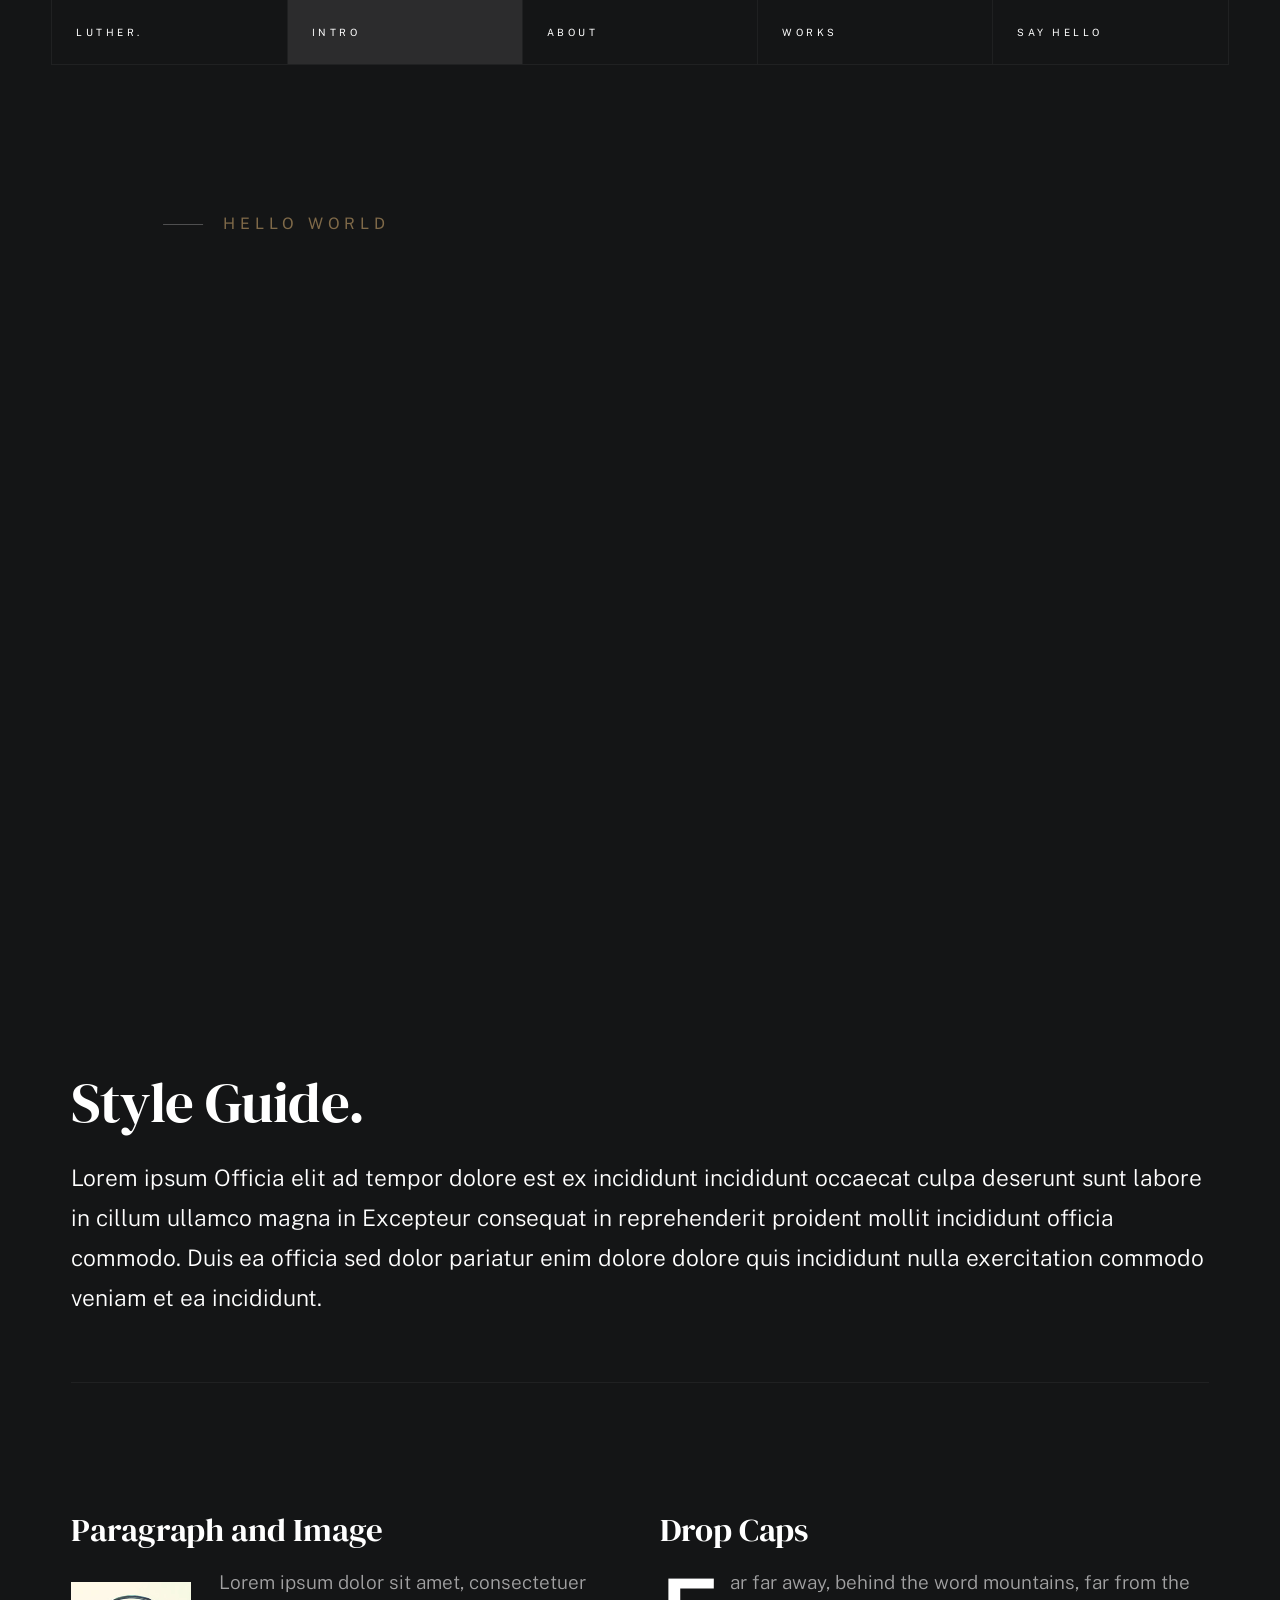
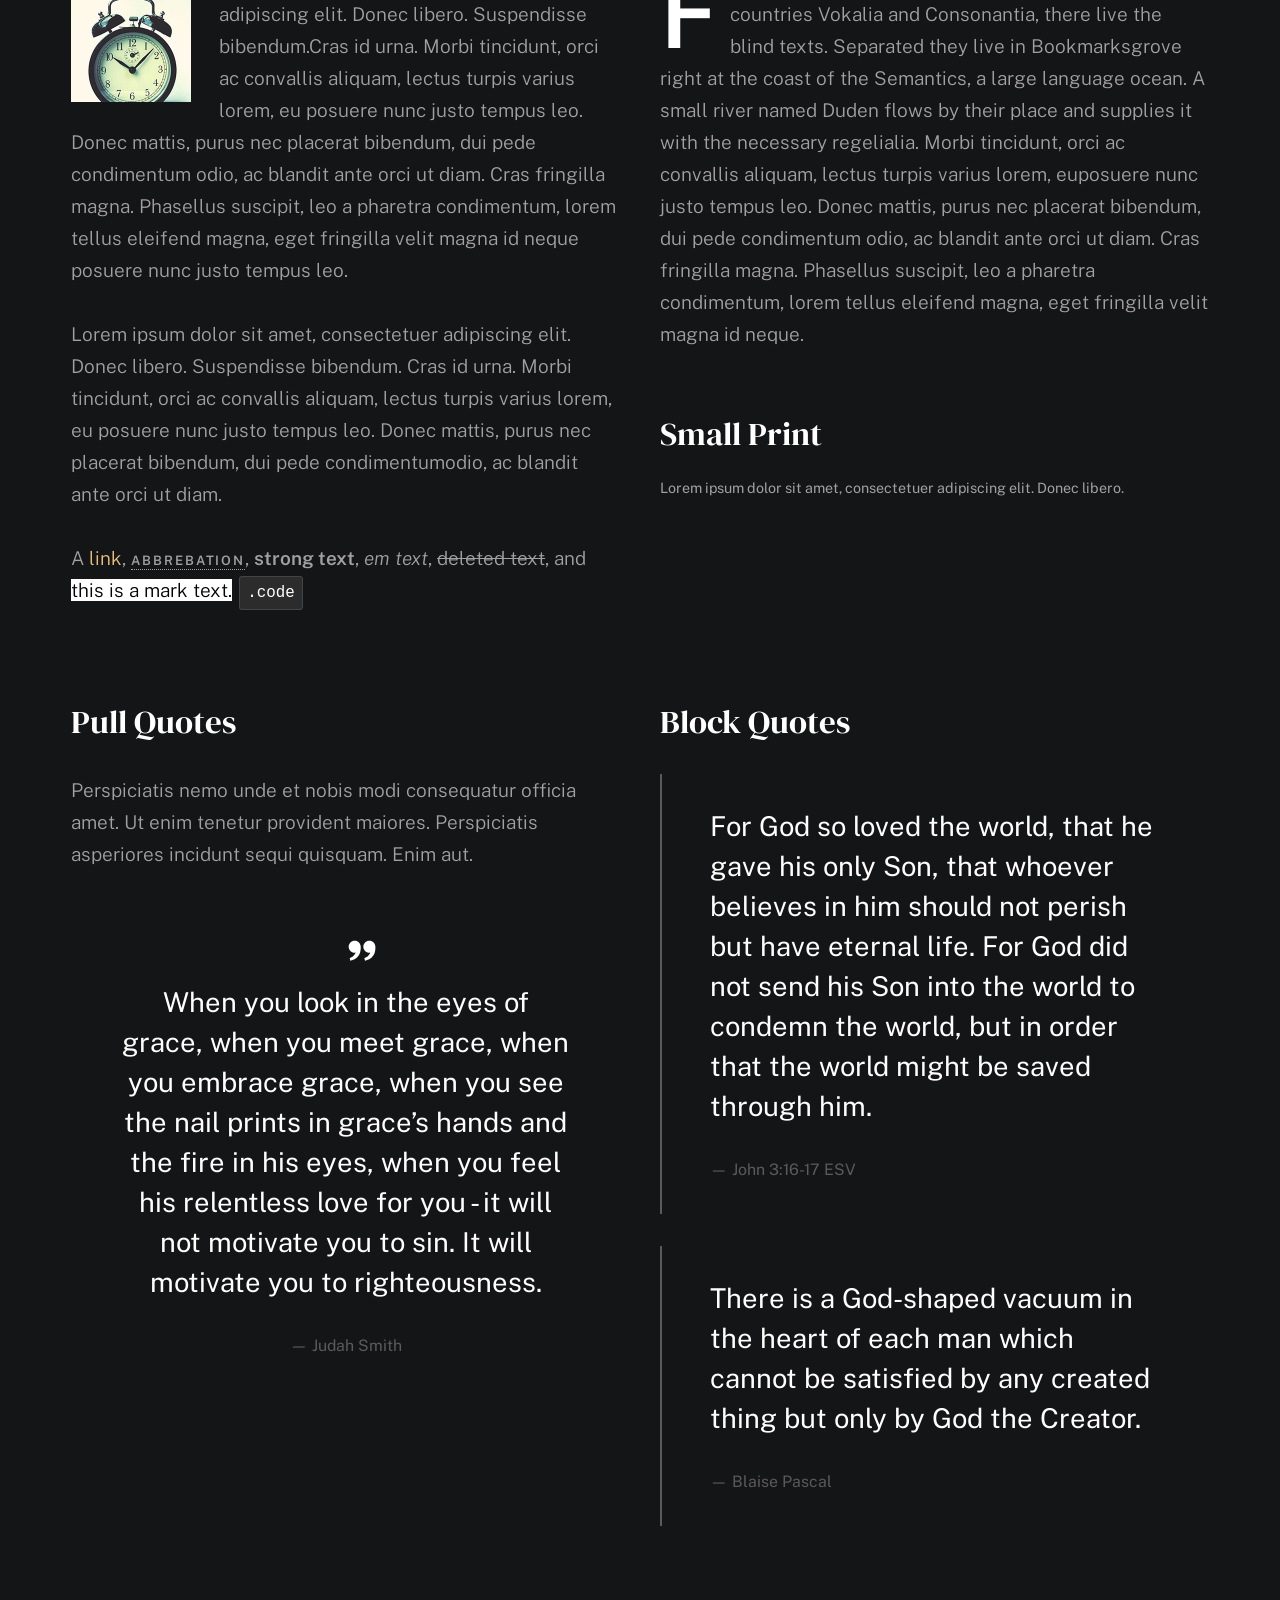
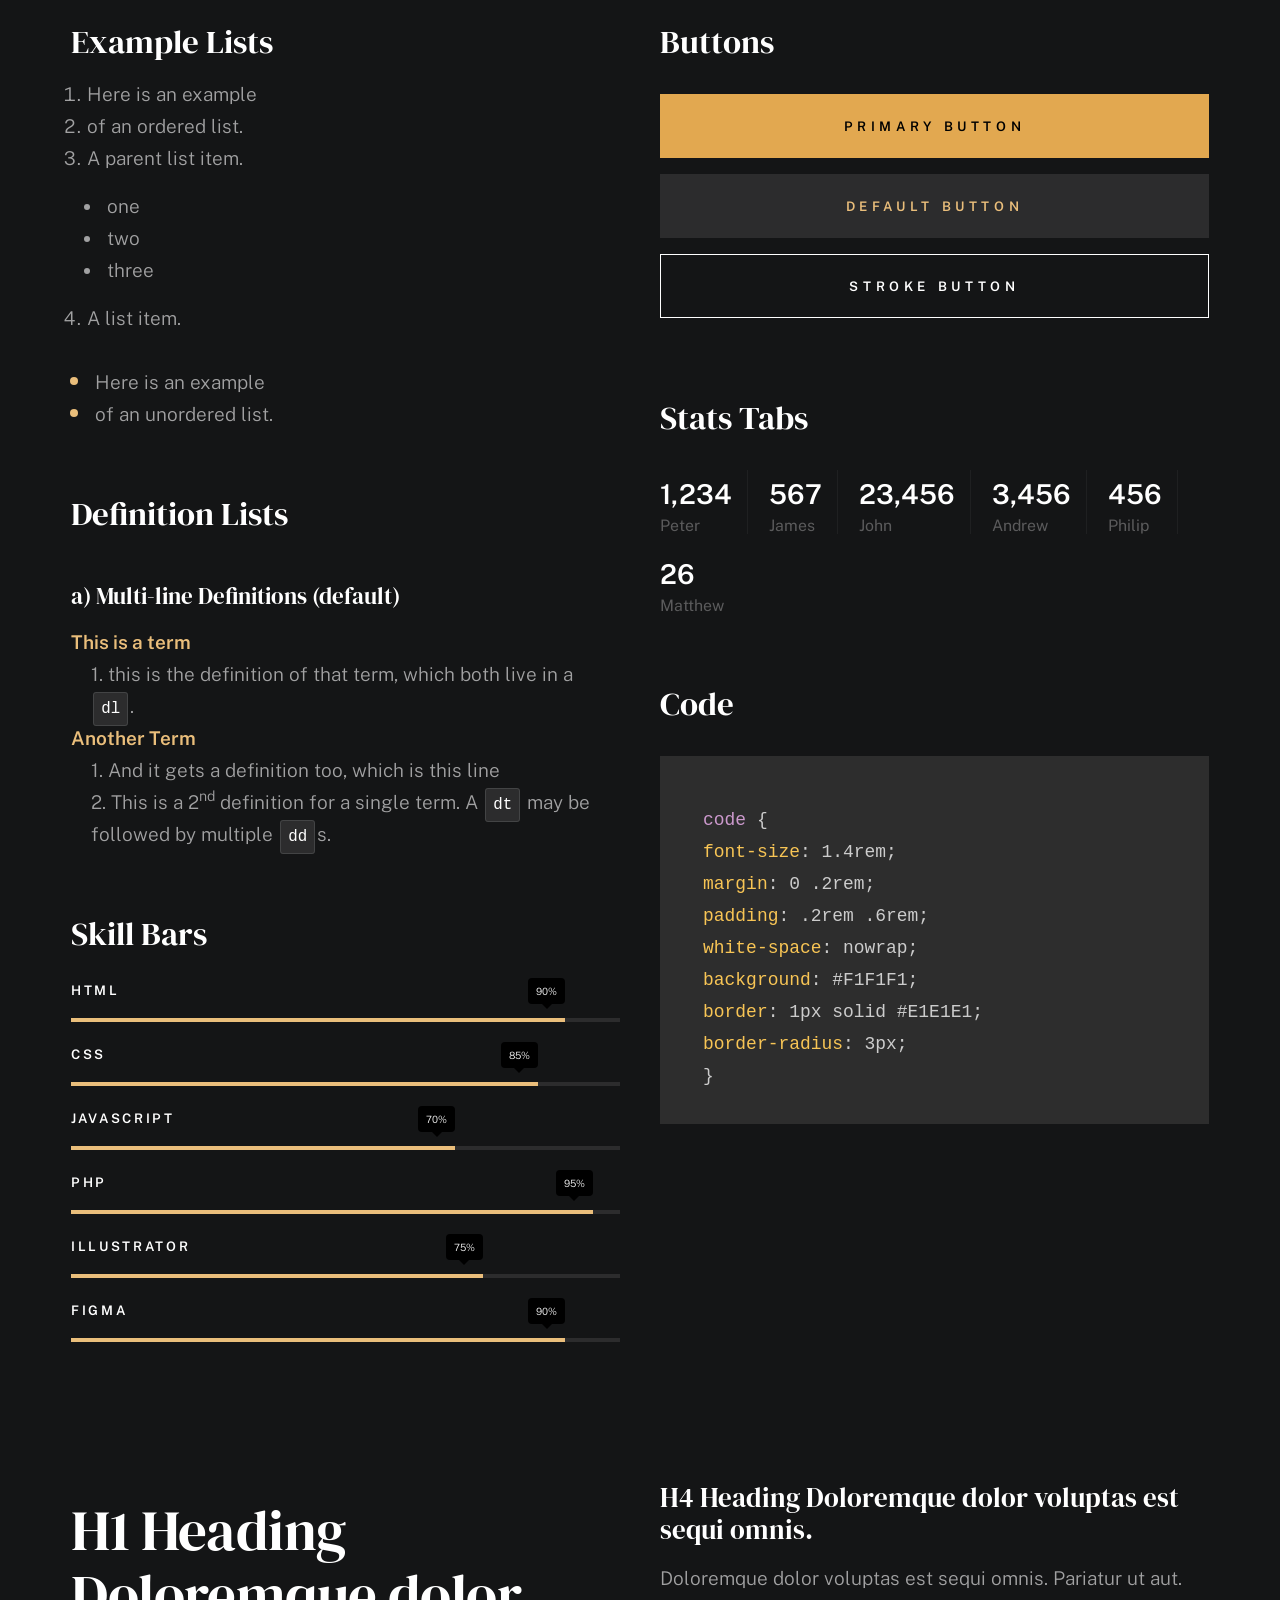
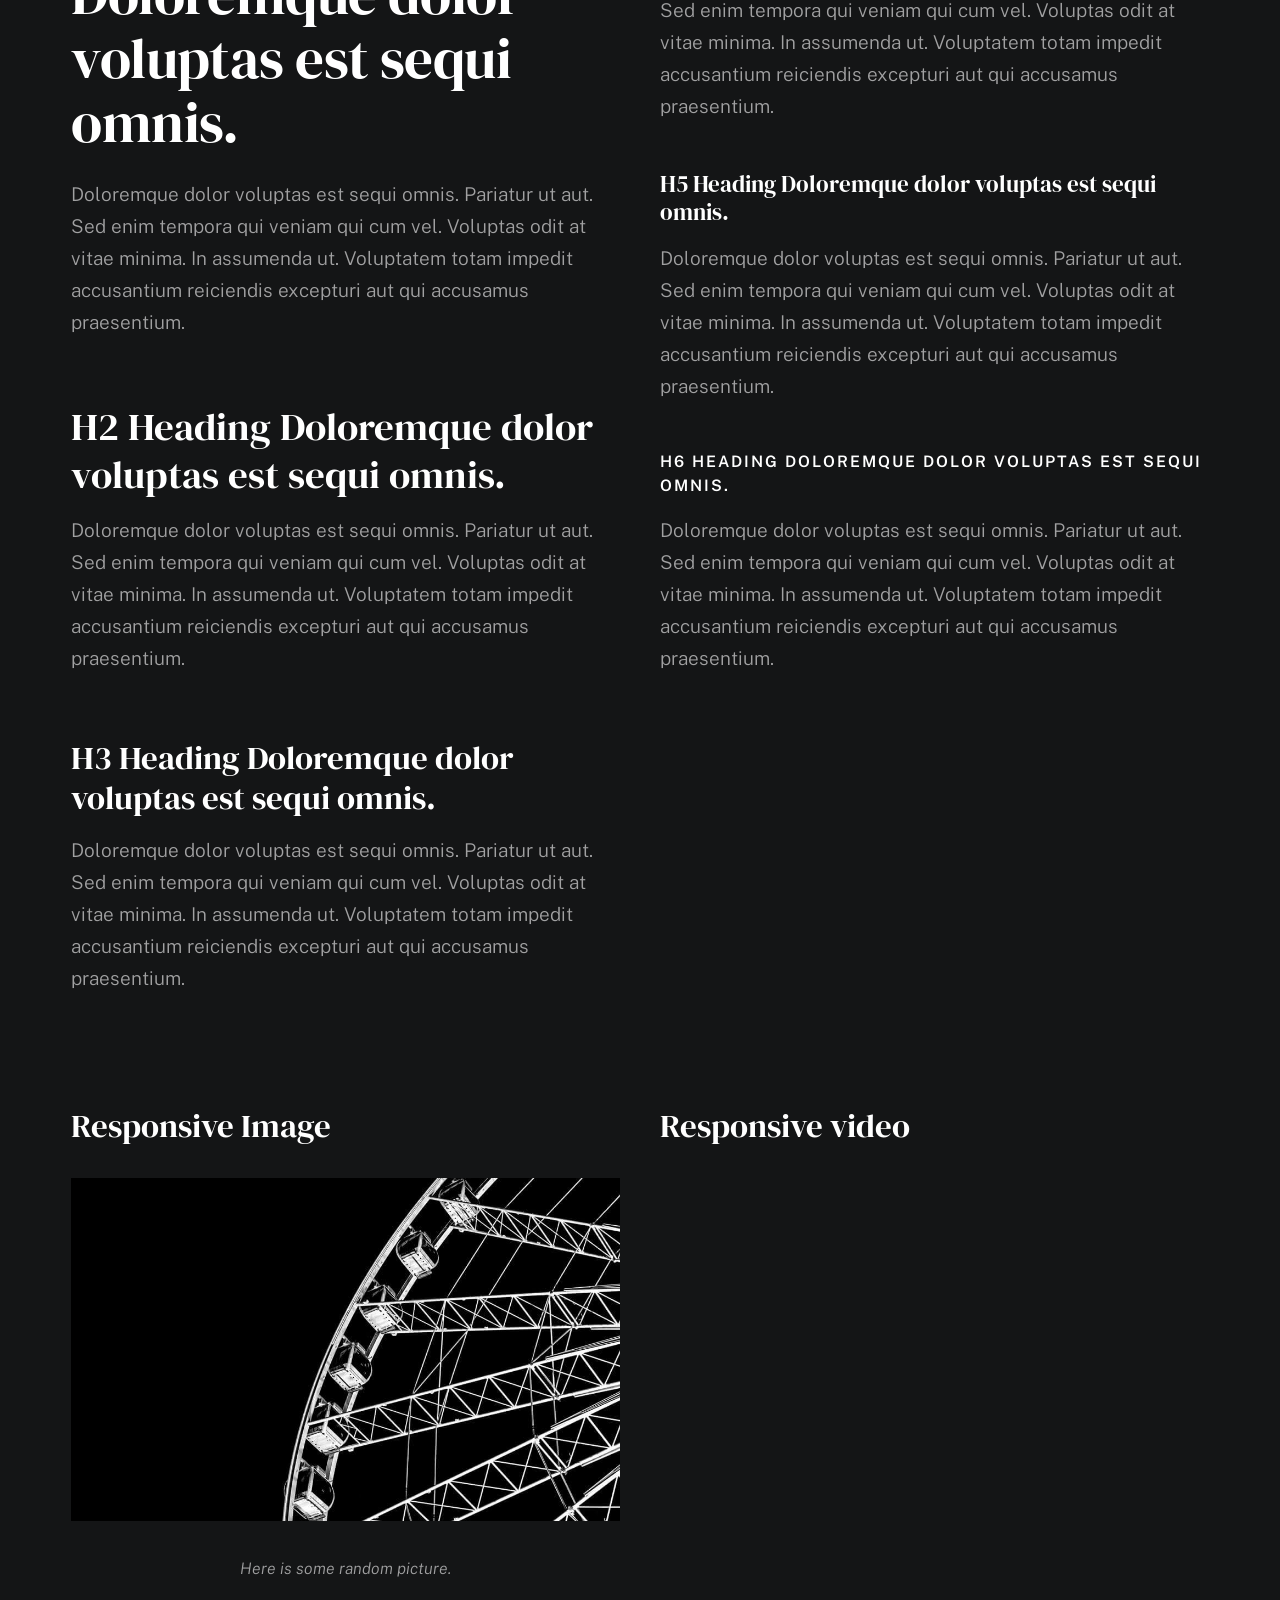
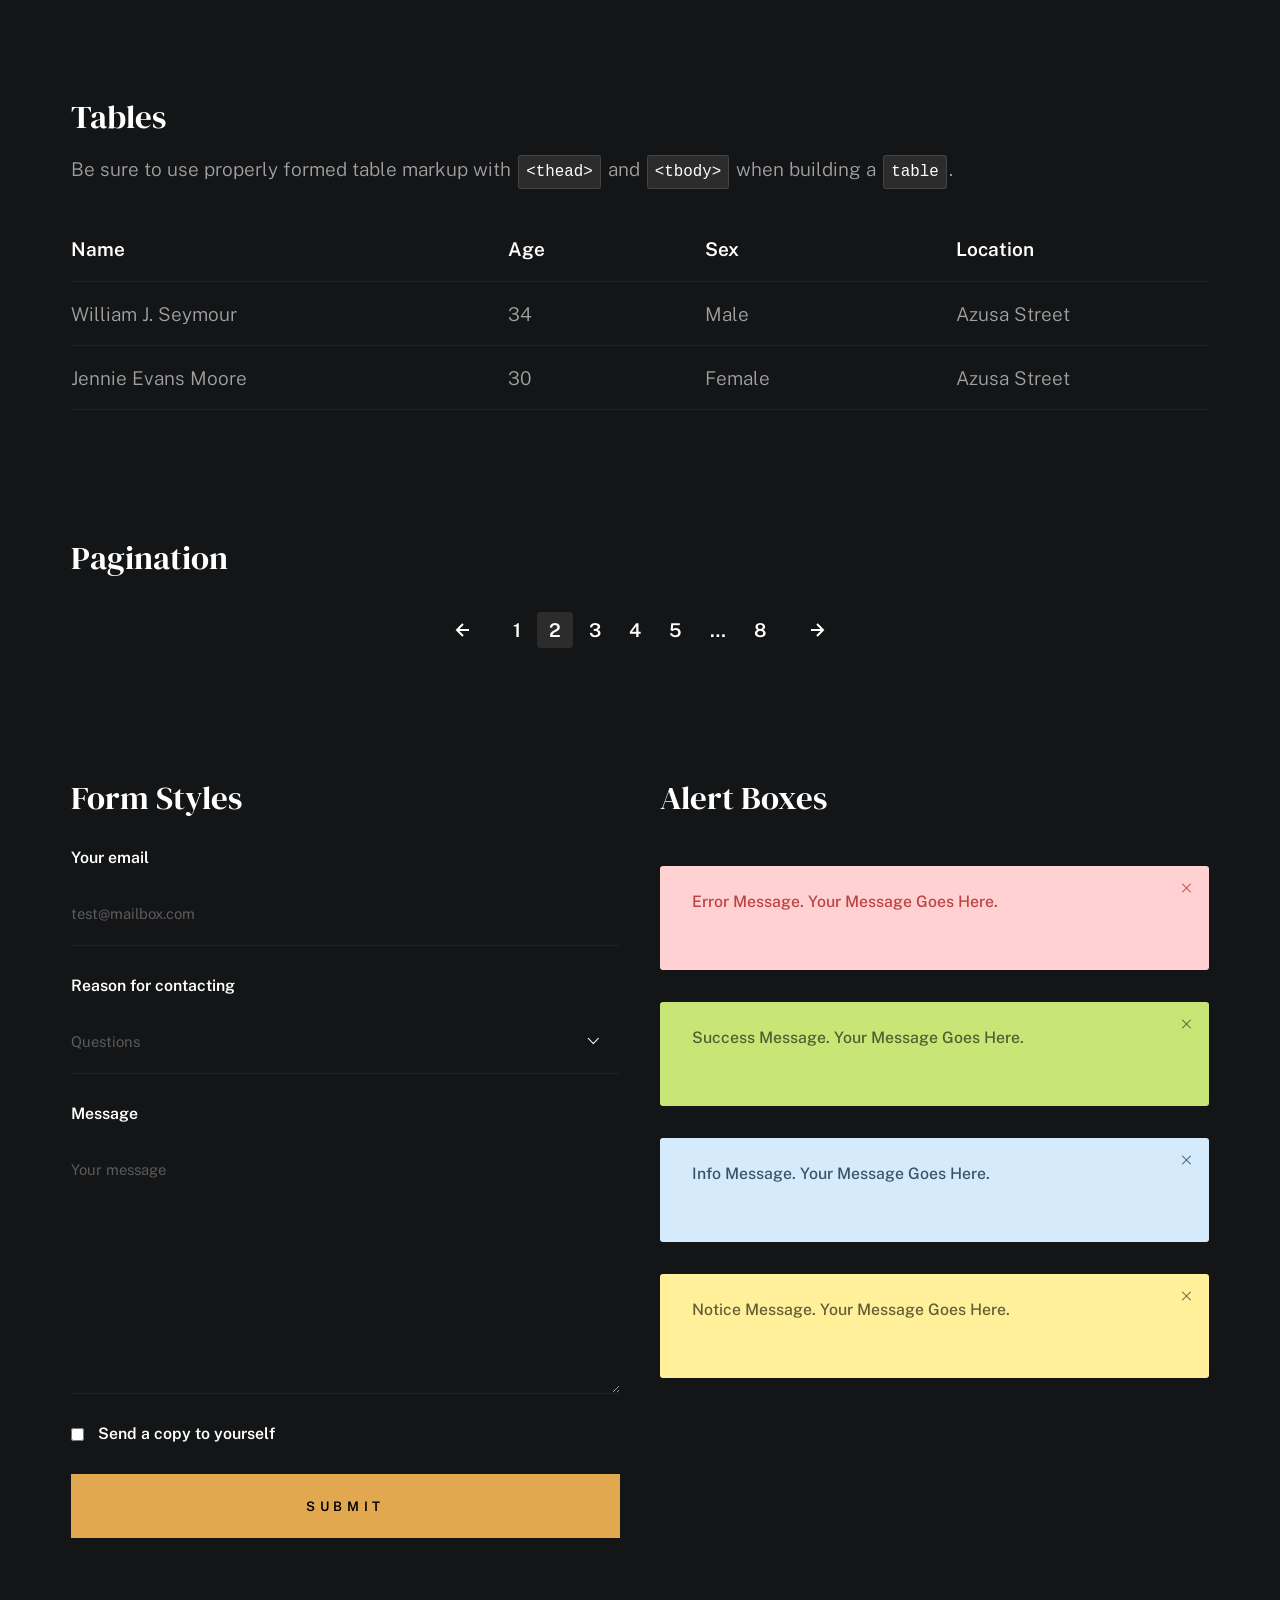
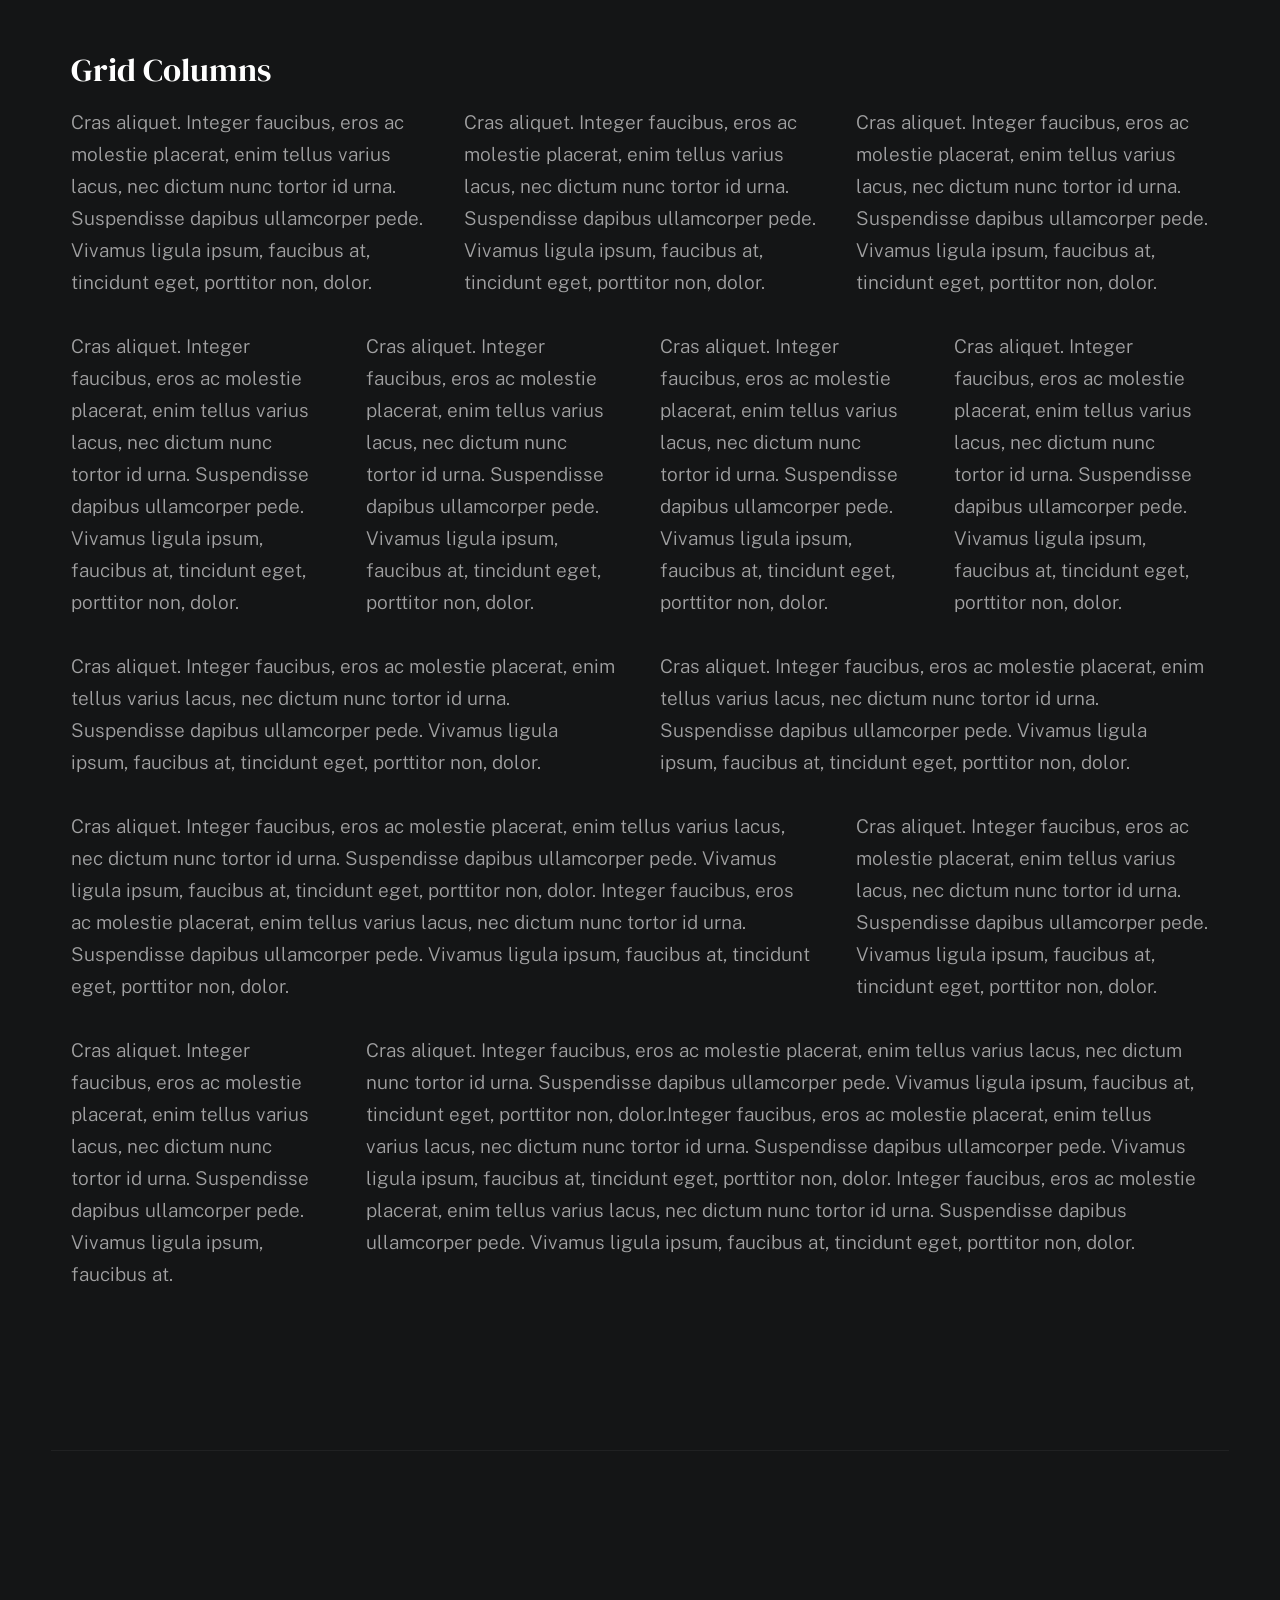
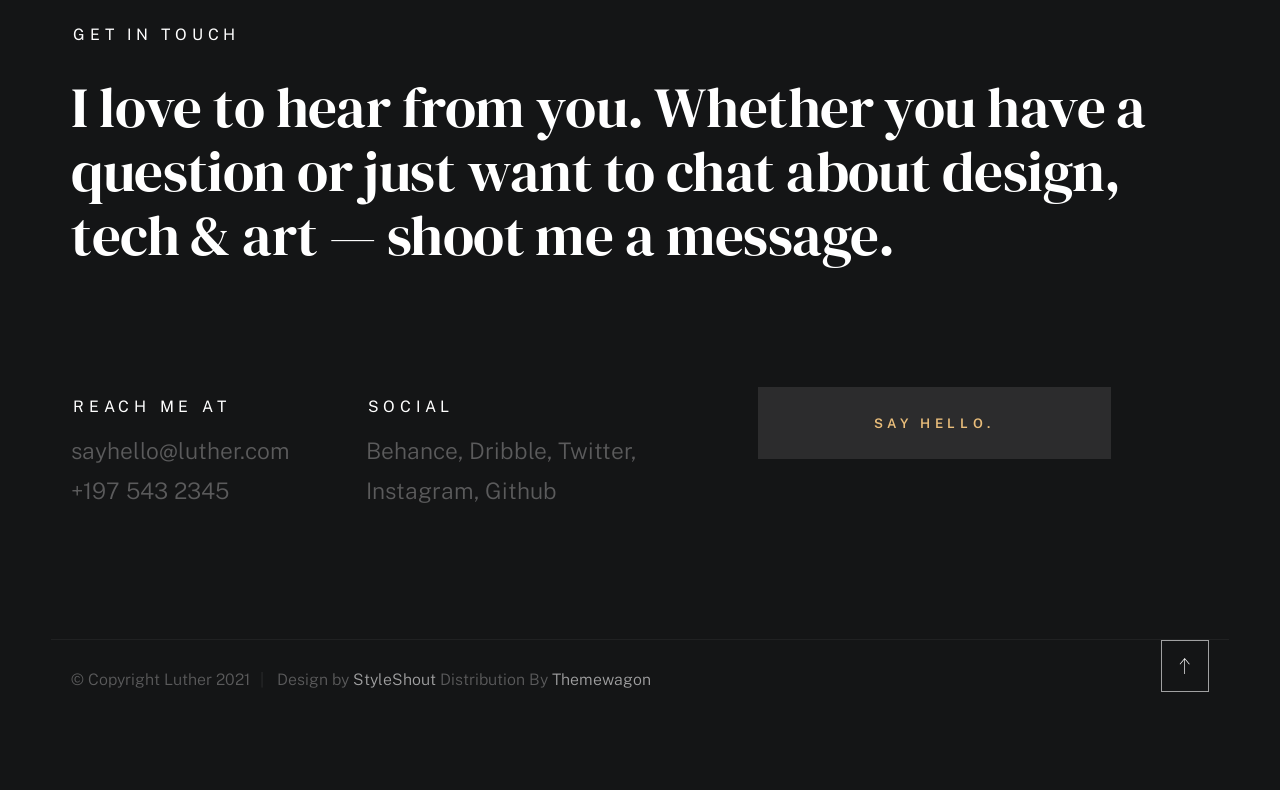
<file: demo1/styles.html>
<!DOCTYPE html>
<html class="no-js ss-preload" lang="en">
<head>

    <!--- basic page needs
    ================================================== -->
    <meta charset="utf-8">
    <title>Luther - Styles</title>
    <meta name="description" content="">
    <meta name="author" content="">

    <!-- mobile specific metas
    ================================================== -->
    <meta name="viewport" content="width=device-width, initial-scale=1">

    <!-- CSS
    ================================================== -->
    <link rel="stylesheet" href="css/vendor.css">
    <link rel="stylesheet" href="css/styles.css">

    <style type="text/css" media="screen">
        .s-styles {
            padding-top: var(--vspace-5);
            padding-bottom: var(--vspace-4);
            position: relative;
        }
        .s-styles .intro h1 {
            margin-top: 0;
        }
    </style>

    <!-- favicons
    ================================================== -->
    <link rel="apple-touch-icon" sizes="180x180" href="apple-touch-icon.png">
    <link rel="icon" type="image/png" sizes="32x32" href="favicon-32x32.png">
    <link rel="icon" type="image/png" sizes="16x16" href="favicon-16x16.png">
    <link rel="manifest" href="site.webmanifest">

</head>

<body id="top">


    <!-- # preloader
    ================================================== -->
    <div id="preloader">
        <div id="loader">
        </div>
    </div>


    <!-- # page wrap
    ================================================== -->
    <div class="s-pagewrap">

        <div class="circles">
            <span></span>
            <span></span>
            <span></span>
            <span></span>
            <span></span>
        </div>


        <!-- ## site header 
        ================================================== -->
        <header class="s-header">

            <div class="header-mobile">
                <span class="mobile-home-link"><a href="index.html">Luther.</a></span>
                <a class="mobile-menu-toggle" href="#0"><span>Menu</span></a>
            </div>

            <div class="row wide main-nav-wrap">
                <nav class="column lg-12 main-nav">
                    <ul>
                        <li><a href="index.html" class="home-link">Luther.</a></li>
                        <li class="current"><a href="index.html">Intro</a></li>
                        <li><a href="index.html">About</a></li>
                        <li><a href="index.html">Works</a></li>
                        <li><a href="index.html">Say Hello</a></li>
                    </ul>
                </nav>
            </div>

        </header> <!-- end s-header -->


        <!-- ## main content
        ==================================================- -->
        <main class="s-content">


            <!-- ### intro
            ================================================== -->
            <section id="intro" class="s-intro">

                <div class="row intro-content wide">

                    <div class="column">
                        <div class="text-pretitle with-line">
                            Hello World
                        </div>

                        <h1 class="text-huge-title">
                            I am Luther, <br>
                            a digital designer <br>
                            & frontend <br> 
                            developer based <br>
                            in Somewhere.
                        </h1>
                    </div>

                    <ul class="intro-social">
                        <li><a href="#0">Behance</a></li>
                        <li><a href="#0">Twitter</a></li>
                        <li><a href="#0">Dribbble</a></li>
                        <li><a href="#0">Instagram</a></li>
                    </ul>

                </div> <!-- end intro content -->

                <a href="#styles" class="intro-scrolldown smoothscroll">
                    <svg width="24" height="24" viewBox="0 0 24 24" xmlns="http://www.w3.org/2000/svg" fill-rule="evenodd" clip-rule="evenodd"><path d="M11 21.883l-6.235-7.527-.765.644 7.521 9 7.479-9-.764-.645-6.236 7.529v-21.884h-1v21.883z"/></svg>
                </a>

            </section> <!-- end s-intro -->


            <!-- ### styles
            ================================================== -->
            <div id="styles" class="s-styles">

                <div class="row">

                    <div class="column lg-12 intro">

                        <h1>Style Guide.</h1>

                        <p class="lead">Lorem ipsum Officia elit ad tempor dolore est ex incididunt incididunt occaecat culpa deserunt 
                        sunt labore in cillum ullamco magna in Excepteur consequat in reprehenderit proident mollit incididunt officia commodo.
                        Duis ea officia sed dolor pariatur enim dolore dolore quis incididunt nulla exercitation commodo veniam et ea incididunt.
                        </p>

                        <hr>
                    </div>

                </div> <!-- end row -->

                <div class="row">

                    <div class="column lg-6 tab-12">

                        <h3>Paragraph and Image</h3>

                        <p><a href="#"><img width="120" height="120" class="u-pull-left" alt="sample-image" src="images/sample-image.jpg"></a>
                        Lorem ipsum dolor sit amet, consectetuer adipiscing elit. Donec libero. Suspendisse bibendum.Cras id urna. Morbi 
                        tincidunt, orci ac convallis aliquam, lectus turpis varius lorem, eu posuere nunc justo tempus leo. Donec mattis, 
                        purus nec placerat bibendum, dui pede condimentum odio, ac blandit ante orci ut diam. Cras fringilla magna. 
                        Phasellus suscipit, leo a pharetra condimentum, lorem tellus eleifend magna, eget fringilla velit magna id 
                        neque posuere nunc justo tempus leo. </p>

                        <p>
                        Lorem ipsum dolor sit amet, consectetuer adipiscing elit. Donec libero. Suspendisse bibendum. Cras id urna. 
                        Morbi tincidunt, orci ac convallis aliquam, lectus turpis varius lorem, eu posuere nunc justo tempus leo. 
                        Donec mattis, purus nec placerat bibendum, dui pede condimentumodio, ac blandit ante orci ut diam.	
                        </p>

                        <p>A <a href="#">link</a>,
                        <abbr title="this really isn't a very good description">abbrebation</abbr>,
                        <strong>strong text</strong>,
                        <em>em text</em>,
                        <del>deleted text</del>, and
                        <mark>this is a mark text.</mark>
                        <code>.code</code>
                        </p>

                    </div>

                    <div class="column lg-6 tab-12">

                        <h3>Drop Caps</h3>

                        <p class="drop-cap">Far far away, behind the word mountains, far from the countries Vokalia and Consonantia,
                        there live the blind texts. Separated they live in Bookmarksgrove right at the coast of the
                        Semantics, a large language ocean. A small river named Duden flows by their place and supplies it with the 
                        necessary regelialia. Morbi tincidunt, orci ac convallis aliquam, lectus turpis varius lorem, 
                        euposuere nunc justo tempus leo. Donec mattis, purus nec placerat bibendum, dui pede condimentum odio, 
                        ac blandit ante orci ut diam. Cras fringilla magna. Phasellus suscipit, leo a pharetra condimentum, 
                        lorem tellus eleifend magna, eget fringilla velit magna id neque.
                        </p>

                        <h3>Small Print</h3>

                        <p><small>Lorem ipsum dolor sit amet, consectetuer adipiscing elit. Donec libero.</small></p>

                    </div>

                </div> <!-- end row -->

                <div class="row">

                    <div class="column lg-6 tab-12">

                        <h3 class="u-add-bottom">Pull Quotes</h3>

                        <p>
                        Perspiciatis nemo unde et nobis modi consequatur officia amet. Ut enim 
                        tenetur provident maiores. Perspiciatis asperiores incidunt sequi 
                        quisquam. Enim aut. 
                        </p>

                        <figure class="pull-quote">
                            <blockquote>
                                <p>
                                When you look in the eyes of grace, when you meet grace, 
                                when you embrace grace, when you see the nail prints in 
                                grace’s hands and the fire in his eyes, when you feel his 
                                relentless love for you - it will not motivate you to sin. 
                                It will motivate you to righteousness.
                                </p>

                                <footer>
                                    <cite>Judah Smith</cite>
                                </footer>
                            </blockquote>
                        </figure>


                    </div>

                    <div class="column lg-6 tab-12">

                        <h3 class="u-add-bottom">Block Quotes</h3>

                        <blockquote cite="http://where-i-got-my-info-from.com">
                            <p>
                            For God so loved the world, that he gave his only Son, that whoever believes in 
                            him should not perish but have eternal life. For God did not send his Son into 
                            the world to condemn the world, but in order that the world might be 
                            saved through him.
                            </p>

                            <footer>
                                <cite>
                                    <a href="#0">John 3:16-17 ESV</a>
                                </cite>
                            </footer>

                        </blockquote>

                        <blockquote>
                            <p>There is a God-shaped vacuum in the heart of each man which cannot be satisfied 
                            by any created thing but only by God the Creator.</p>

                            <footer>
                                <cite>Blaise Pascal</cite>
                            </footer>

                        </blockquote>

                    </div>

                </div> <!-- end row -->

                <div class="row u-add-half-bottom">

                    <div class="column lg-6 tab-12">

                        <h3>Example Lists</h3>

                        <ol>
                            <li>Here is an example</li>
                            <li>of an ordered list.</li>
                            <li>A parent list item.
                                <ul>
                                    <li>one</li>
                                    <li>two</li>
                                    <li>three</li>
                                </ul>
                                </li>
                                <li>A list item.</li>
                            </ol>

                        <ul class="disc">
                            <li>Here is an example</li>
                            <li>of an unordered list.</li>
                        </ul>

                        <h3>Definition Lists</h3>

                        <h5>a) Multi-line Definitions (default) </h5>

                        <dl class="dictionary-style">
                            <dt><strong>This is a term</strong></dt>
                                <dd>this is the definition of that term, which both live in a <code>dl</code>.</dd>
                            <dt><strong>Another Term</strong></dt>
                                <dd>And it gets a definition too, which is this line</dd>
                                <dd>This is a 2<sup>nd</sup> definition for a single term. A <code>dt</code> may be followed by multiple <code>dd</code>s.</dd>
                        </dl>

                        <h3 class="u-add-bottom">Skill Bars</h3>

                        <ul class="skill-bars">
                            <li>
                            <div class="progress percent90"><span>90%</span></div>
                            <strong>HTML</strong>
                            </li>
                            <li>
                            <div class="progress percent85"><span>85%</span></div>
                            <strong>CSS</strong>
                            </li>
                            <li>
                            <div class="progress percent70"><span>70%</span></div>
                            <strong>Javascript</strong>
                            </li>
                            <li>
                            <div class="progress percent95"><span>95%</span></div>
                            <strong>PHP</strong>
                            </li>
                            <li>
                            <div class="progress percent75"><span>75%</span></div>
                            <strong>Illustrator</strong>
                            </li>
                            <li>
                            <div class="progress percent90"><span>90%</span></div>
                            <strong>Figma</strong>
                            </li>
                        </ul>

                    </div>

                    <div class="column lg-6 tab-12">

                        <h3 class="u-add-bottom">Buttons</h3>

                        <p>
                            <a class="btn btn--primary u-fullwidth" href="#0">Primary Button</a>
                            <a class="btn u-fullwidth" href="#0">Default Button</a>
                            <a class="btn btn--stroke u-fullwidth" href="#0">Stroke Button</a>
                        </p>

                        <h3>Stats Tabs</h3>

                        <ul class="stats-tabs">
                            <li><a href="#0">1,234 <em>Peter</em></a></li>
                            <li><a href="#0">567 <em>James</em></a></li>
                            <li><a href="#0">23,456 <em>John</em></a></li>
                            <li><a href="#0">3,456 <em>Andrew</em></a></li>
                            <li><a href="#0">456 <em>Philip</em></a></li>
                            <li><a href="#0">26 <em>Matthew</em></a></li>
                        </ul>

                        <h3 class="u-add-bottom">Code</h3>

<pre><code class="language-css">
    code {
    font-size: 1.4rem;
    margin: 0 .2rem;
    padding: .2rem .6rem;
    white-space: nowrap;
    background: #F1F1F1;
    border: 1px solid #E1E1E1;	
    border-radius: 3px;
    }
</code></pre>

                    </div>

                </div> <!-- end row -->

                <div class="row u-add-half-bottom">

                    <div class="column lg-6 tab-12">
                            
                        <h1>H1 Heading Doloremque dolor voluptas est sequi omnis.</h1>
                        <p>Doloremque dolor voluptas est sequi omnis. Pariatur ut aut. Sed enim tempora qui veniam qui cum vel. 
                        Voluptas odit at vitae minima. In assumenda ut. Voluptatem totam impedit accusantium reiciendis excepturi aut qui accusamus praesentium.</p>

                        <h2>H2 Heading Doloremque dolor voluptas est sequi omnis.</h2>
                        <p>Doloremque dolor voluptas est sequi omnis. Pariatur ut aut. Sed enim tempora qui veniam qui cum vel. 
                        Voluptas odit at vitae minima. In assumenda ut. Voluptatem totam impedit accusantium reiciendis excepturi aut qui accusamus praesentium.</p>

                        <h3>H3 Heading Doloremque dolor voluptas est sequi omnis.</h3>
                        <p>Doloremque dolor voluptas est sequi omnis. Pariatur ut aut. Sed enim tempora qui veniam qui cum vel. 
                        Voluptas odit at vitae minima. In assumenda ut. Voluptatem totam impedit accusantium reiciendis excepturi aut qui accusamus praesentium.</p>

                        
                    </div>

                    <div class="column lg-6 tab-12">
                        <h4>H4 Heading Doloremque dolor voluptas est sequi omnis.</h4>
                        <p>Doloremque dolor voluptas est sequi omnis. Pariatur ut aut. Sed enim tempora qui veniam qui cum vel. 
                        Voluptas odit at vitae minima. In assumenda ut. Voluptatem totam impedit accusantium reiciendis excepturi aut qui accusamus praesentium.</p>

                        <h5>H5 Heading Doloremque dolor voluptas est sequi omnis.</h5>
                        <p>Doloremque dolor voluptas est sequi omnis. Pariatur ut aut. Sed enim tempora qui veniam qui cum vel. 
                        Voluptas odit at vitae minima. In assumenda ut. Voluptatem totam impedit accusantium reiciendis excepturi aut qui accusamus praesentium.</p>

                        <h6>H6 Heading Doloremque dolor voluptas est sequi omnis.</h6>
                        <p>Doloremque dolor voluptas est sequi omnis. Pariatur ut aut. Sed enim tempora qui veniam qui cum vel. 
                        Voluptas odit at vitae minima. In assumenda ut. Voluptatem totam impedit accusantium reiciendis excepturi aut qui accusamus praesentium.</p>
            
                        
                    </div>

                </div> <!-- end row -->

                <div class="row u-add-half-bottom">

                    <div class="column lg-6 tab-12">

                        <h3 class="u-add-bottom">Responsive Image</h3>

                        <figure>
                            <img src="images/wheel-500.jpg" 
                            srcset="images/wheel-1000.jpg 1000w, 
                            images/wheel-500.jpg 500w" 
                            sizes="(max-width: 1000px) 100vw, 1000px" alt="">

                            <figcaption>
                                Here is some random picture.
                            </figcaption>
                        </figure>

                    </div>

                    <div class="column lg-6 tab-12">

                        <h3 class="u-add-bottom">Responsive video</h3>

                        <div class="video-container">
                        <iframe src="https://player.vimeo.com/video/14592941?color=00a650&title=0&byline=0&portrait=0" width="500" height="281" frameborder="0" webkitallowfullscreen mozallowfullscreen allowfullscreen></iframe> 
                        </div>

                    </div>
                    
                </div> <!-- end row -->

                <div class="row u-add-bottom">

                    <div class="column lg-12">

                        <h3>Tables</h3>
                        <p>Be sure to use properly formed table markup with <code>&lt;thead&gt;</code> and <code>&lt;tbody&gt;</code> when building a <code>table</code>.</p>

                        <div class="table-responsive">

                            <table>
                                    <thead>
                                    <tr>
                                        <th>Name</th>
                                        <th>Age</th>
                                        <th>Sex</th>
                                        <th>Location</th>
                                    </tr>
                                    </thead>
                                    <tbody>
                                    <tr>
                                        <td>William J. Seymour</td>
                                        <td>34</td>
                                        <td>Male</td>
                                        <td>Azusa Street</td>
                                    </tr>
                                    <tr>
                                        <td>Jennie Evans Moore</td>
                                        <td>30</td>
                                        <td>Female</td>
                                        <td>Azusa Street</td>
                                    </tr>
                                    </tbody>
                            </table>

                        </div>

                    </div>
                    
                </div> <!-- end row -->

                <div class="row">

                    <div class="column lg-12">
                        <h3>Pagination</h3>

                        <nav class="pgn">
                            <ul>
                                <li>
                                    <a class="pgn__prev" href="#0">
                                        <svg xmlns="http://www.w3.org/2000/svg" width="24" height="24" viewBox="0 0 24 24"><path d="M12.707 17.293L8.414 13H18v-2H8.414l4.293-4.293-1.414-1.414L4.586 12l6.707 6.707z"/></svg>
                                    </a>
                                </li>
                                <li><a class="pgn__num" href="#0">1</a></li>
                                <li><span class="pgn__num current">2</span></li>
                                <li><a class="pgn__num" href="#0">3</a></li>
                                <li><a class="pgn__num" href="#0">4</a></li>
                                <li><a class="pgn__num" href="#0">5</a></li>
                                <li><span class="pgn__num dots">…</span></li>
                                <li><a class="pgn__num" href="#0">8</a></li>
                                <li>
                                    <a class="pgn__next" href="#0">
                                        <svg xmlns="http://www.w3.org/2000/svg" width="24" height="24" viewBox="0 0 24 24"><path d="M11.293 17.293l1.414 1.414L19.414 12l-6.707-6.707-1.414 1.414L15.586 11H6v2h9.586z"/></svg>
                                    </a>
                                </li>
                            </ul>
                        </nav>
                    </div>

                </div> <!-- end row -->

                <div class="row">

                    <div class="column lg-6 tab-12">

                        <h3 class="u-add-bottom">Form Styles</h3>

                        <form>
                            <div>
                                <label for="sampleInput">Your email</label>
                                <input class="u-fullwidth" type="email" placeholder="test@mailbox.com" id="sampleInput">
                            </div>
                            <div>
                                <label for="sampleRecipientInput">Reason for contacting</label>
                                <div class="ss-custom-select">
                                    <select class="u-fullwidth" id="sampleRecipientInput">
                                        <option value="Option 1">Questions</option>
                                        <option value="Option 2">Report</option>
                                        <option value="Option 3">Others</option>
                                    </select>
                                </div>
                            </div>
                            
                            <label for="exampleMessage">Message</label>
                            <textarea class="u-fullwidth" placeholder="Your message" id="exampleMessage"></textarea>

                            <label class="u-add-bottom">
                                <input type="checkbox">
                                <span class="label-text">Send a copy to yourself</span>
                            </label>
                        
                            <input class="btn--primary u-fullwidth" type="submit" value="Submit">
                        </form>

                    </div>

                    <div class="column lg-6 tab-12">

                        <h3>Alert Boxes</h3>

                        <br>
                        
                        <div class="alert-box alert-box--error">
                            <p>Error Message. Your Message Goes Here.</p>
                            <span class="alert-box__close"></span>
                        </div><!-- end error -->
                                
                        <div class="alert-box alert-box--success">
                            <p>Success Message. Your Message Goes Here.</p>
                            <span class="alert-box__close"></span>
                        </div><!-- end success -->
                                
                        <div class="alert-box alert-box--info">
                            <p>Info Message. Your Message Goes Here.</p>
                            <span class="alert-box__close"></span>
                        </div><!-- end info -->
                                
                        <div class="alert-box alert-box--notice">
                            <p>Notice Message. Your Message Goes Here.</p>
                            <span class="alert-box__close"></span>
                        </div><!-- end notice -->
                    
                    </div>

                </div> <!-- end row -->

                <div class="row">

                    <div class="lg-12 column">
                        <h3>Grid Columns</h3>
                    </div>
        
                </div> <!-- Row End-->
        
                <!--<h4>1/3 Columns</h4>  -->
        
                <div class="row">
        
                    <div class="lg-4 mob-12 column">
                        <p>
                        Cras aliquet. Integer faucibus, eros ac molestie placerat, enim tellus varius lacus,
                        nec dictum nunc tortor id urna. Suspendisse dapibus ullamcorper pede. Vivamus ligula ipsum,
                        faucibus at, tincidunt eget, porttitor non, dolor. 
                        </p>
                    </div>
        
                    <div class="lg-4 mob-12 column">
                        <p>
                        Cras aliquet. Integer faucibus, eros ac molestie placerat, enim tellus varius lacus,
                        nec dictum nunc tortor id urna. Suspendisse dapibus ullamcorper pede. Vivamus ligula ipsum,
                        faucibus at, tincidunt eget, porttitor non, dolor. 
                        </p>
                    </div>
        
                    <div class="lg-4 mob-12 column">
                        <p>
                        Cras aliquet. Integer faucibus, eros ac molestie placerat, enim tellus varius lacus,
                        nec dictum nunc tortor id urna. Suspendisse dapibus ullamcorper pede. Vivamus ligula ipsum,
                        faucibus at, tincidunt eget, porttitor non, dolor. 
                        </p>
                    </div>
        
                </div>
        
                <!--<h4>1/4 Columns</h4>  -->
        
                <div class="row">
        
                    <div class="lg-3 tab-6 mob-12 column">
                        <p>
                        Cras aliquet. Integer faucibus, eros ac molestie placerat, enim tellus varius lacus,
                        nec dictum nunc tortor id urna. Suspendisse dapibus ullamcorper pede. Vivamus ligula ipsum,
                        faucibus at, tincidunt eget, porttitor non, dolor. 
                        </p>
                    </div>
        
                    <div class="lg-3 tab-6 mob-12 column">
                        <p>
                        Cras aliquet. Integer faucibus, eros ac molestie placerat, enim tellus varius lacus,
                        nec dictum nunc tortor id urna. Suspendisse dapibus ullamcorper pede. Vivamus ligula ipsum,
                        faucibus at, tincidunt eget, porttitor non, dolor. 
                        </p>
                    </div>
        
                    <div class="lg-3 tab-6 mob-12 column">
                        <p>
                        Cras aliquet. Integer faucibus, eros ac molestie placerat, enim tellus varius lacus,
                        nec dictum nunc tortor id urna. Suspendisse dapibus ullamcorper pede. Vivamus ligula ipsum,
                        faucibus at, tincidunt eget, porttitor non, dolor. 
                        </p>
                    </div>
        
                    <div class="lg-3 tab-6 mob-12 column">
                        <p>
                        Cras aliquet. Integer faucibus, eros ac molestie placerat, enim tellus varius lacus,
                        nec dictum nunc tortor id urna. Suspendisse dapibus ullamcorper pede. Vivamus ligula ipsum,
                        faucibus at, tincidunt eget, porttitor non, dolor. 
                        </p>
                    </div>
        
                </div>
        
                <!--<h4>1/2 Columns</h4>  -->
        
                <div class="row">
        
                    <div class="lg-6 mob-12 column">
                        <p>
                        Cras aliquet. Integer faucibus, eros ac molestie placerat, enim tellus varius lacus,
                        nec dictum nunc tortor id urna. Suspendisse dapibus ullamcorper pede. Vivamus ligula ipsum,
                        faucibus at, tincidunt eget, porttitor non, dolor. 
                        </p>
                    </div>
        
                    <div class="lg-6 mob-12 column">
                        <p>
                        Cras aliquet. Integer faucibus, eros ac molestie placerat, enim tellus varius lacus,
                        nec dictum nunc tortor id urna. Suspendisse dapibus ullamcorper pede. Vivamus ligula ipsum,
                        faucibus at, tincidunt eget, porttitor non, dolor. 
                        </p>
                    </div>
        
                </div>
        
                <!--<h4>2/3 Columns</h4>  -->
        
                <div class="row">
        
                    <div class="lg-8 tab-7 mob-12 column">
                        <p>
                        Cras aliquet. Integer faucibus, eros ac molestie placerat, enim tellus varius lacus,
                        nec dictum nunc tortor id urna. Suspendisse dapibus ullamcorper pede. Vivamus ligula ipsum,
                        faucibus at, tincidunt eget, porttitor non, dolor. Integer faucibus, eros ac molestie placerat, enim tellus varius lacus,
                        nec dictum nunc tortor id urna. Suspendisse dapibus ullamcorper pede. Vivamus ligula ipsum,
                        faucibus at, tincidunt eget, porttitor non, dolor.
                        </p>
                    </div>
        
                    <div class="lg-4 tab-5 mob-12 column">
                        <p>
                        Cras aliquet. Integer faucibus, eros ac molestie placerat, enim tellus varius lacus,
                        nec dictum nunc tortor id urna. Suspendisse dapibus ullamcorper pede. Vivamus ligula ipsum,
                        faucibus at, tincidunt eget, porttitor non, dolor. 
                        </p>
                    </div>
        
                </div>
        
                <!--<h4>3/4 Columns</h4>  -->
        
                <div class="row">
        
                    <div class="lg-3 tab-5 mob-12 column">
                        <p>
                        Cras aliquet. Integer faucibus, eros ac molestie placerat, enim tellus varius lacus,
                        nec dictum nunc tortor id urna. Suspendisse dapibus ullamcorper pede. Vivamus ligula ipsum,
                        faucibus at. 
                        </p>
                    </div>
        
                    <div class="lg-9 tab-7 mob-12 column">
                        <p>
                        Cras aliquet. Integer faucibus, eros ac molestie placerat, enim tellus varius lacus,
                        nec dictum nunc tortor id urna. Suspendisse dapibus ullamcorper pede. Vivamus ligula ipsum,
                        faucibus at, tincidunt eget, porttitor non, dolor.Integer faucibus, eros ac molestie placerat, enim tellus varius lacus,
                        nec dictum nunc tortor id urna. Suspendisse dapibus ullamcorper pede. Vivamus ligula ipsum,
                        faucibus at, tincidunt eget, porttitor non, dolor. Integer faucibus, eros ac molestie placerat, enim tellus varius lacus,
                        nec dictum nunc tortor id urna. Suspendisse dapibus ullamcorper pede. Vivamus ligula ipsum,
                        faucibus at, tincidunt eget, porttitor non, dolor.
                        </p>
                    </div>
        
                </div>

            </div> <!-- end content-wrap -->


            <!-- ### contact
            ================================================== -->
            <section id="contact" class="s-contact">

                <div class="row contact-top">
                    <div class="column lg-12">
                        <h2 class="text-pretitle">
                            Get In Touch
                        </h2>

                        <p class="h1">
                            I love to hear from you.
                            Whether you have a question or just 
                            want to chat about design, tech & art — shoot me a message.
                        </p>
                    </div>
                </div> <!-- end contact-top -->

                <div class="row contact-bottom">
                    <div class="column lg-3 md-5 tab-6 stack-on-550 contact-block">
                        <h3 class="text-pretitle">Reach me at</h3>
                        <p class="contact-links">
                            <a href="mailto:sayhello@luther.com" class="mailtoui">sayhello@luther.com</a> <br>
                            <a href="tel:+1975432345">+197 543 2345</a>
                        </p>
                    </div>
                    <div class="column lg-4 md-5 tab-6 stack-on-550 contact-block">
                        <h3 class="text-pretitle">Social</h3>
                        <ul class="contact-social">
                            <li><a href="#0">Behance</a></li>
                            <li><a href="#0">Dribble</a></li>
                            <li><a href="#0">Twitter</a></li>
                            <li><a href="#0">Instagram</a></li>
                            <li><a href="#0">Github</a></li>
                        </ul>
                    </div>
                    <div class="column lg-4 md-12 contact-block">
                        <a href="mailto:sayhello@luther.com" class="mailtoui btn btn--medium u-fullwidth contact-btn">Say Hello.</a>
                    </div>
                </div> <!-- end contact-bottom -->

            </section> <!-- end contact -->

        </main> <!-- end s-content -->


        <!-- ## footer
        ================================================== -->
        <footer class="s-footer">

            <div class="row">
                <div class="column ss-copyright">
                    <span>© Copyright Luther 2021</span> 
                    <span>Design by <a href="https://www.styleshout.com/">StyleShout</a> Distribution By <a href="https://themewagon.com">Themewagon</a> </span>
                </div>

                <div class="ss-go-top">
                    <a class="smoothscroll" title="Back to Top" href="#top">
                        <svg xmlns="http://www.w3.org/2000/svg" viewBox="0 0 24 24" fill-rule="evenodd" clip-rule="evenodd"><path d="M11 2.206l-6.235 7.528-.765-.645 7.521-9 7.479 9-.764.646-6.236-7.53v21.884h-1v-21.883z"/></svg>
                    </a>
                </div>
            </div>

        </footer> <!-- end s-footer -->

    </div> <!-- end -s-pagewrap -->


    <!-- Java Script
    ================================================== -->
    <script src="js/plugins.js"></script>
    <script src="js/main.js"></script>

</body>
</html>
</file>
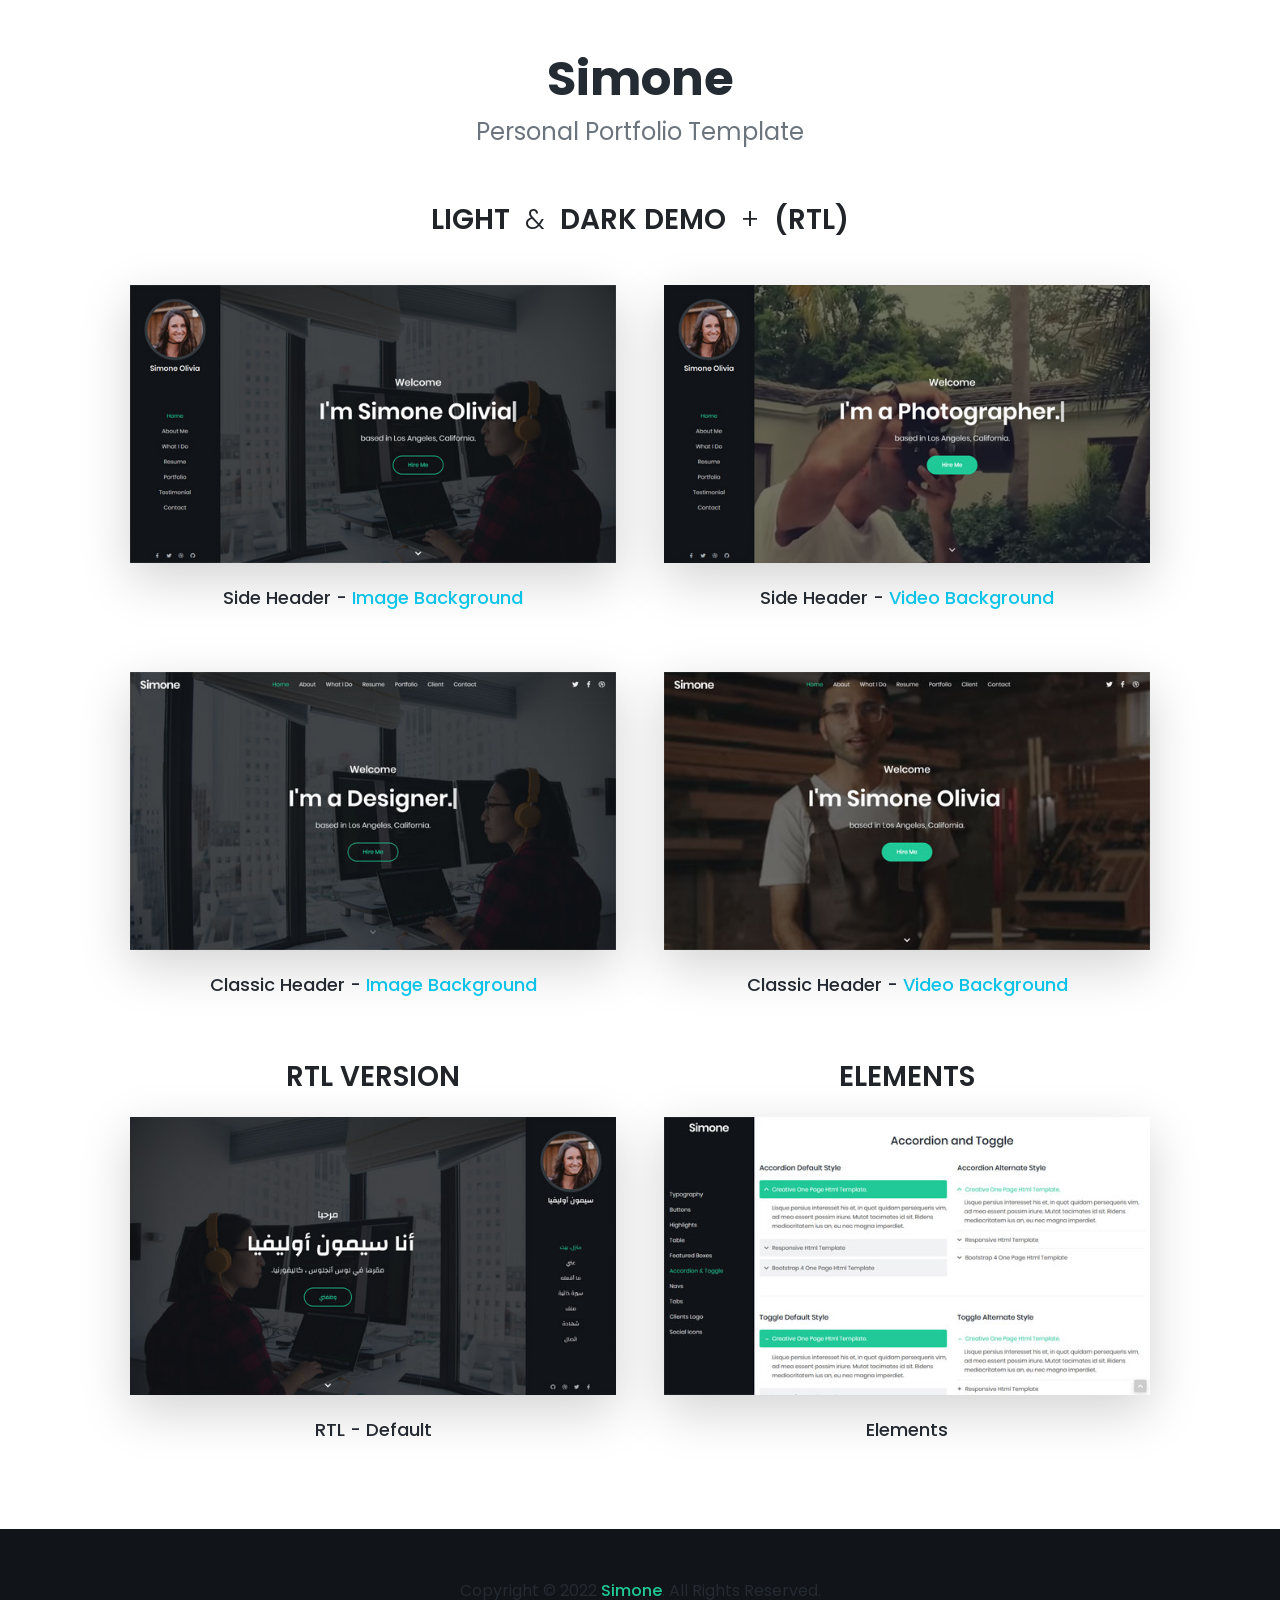
<file: demo2/HTML/demos.html>
<!DOCTYPE html>
<html lang="en">
<head>
<meta charset="utf-8" />
<meta http-equiv="X-UA-Compatible" content="IE=edge">
<meta name="viewport" content="width=device-width, initial-scale=1">
<link href="images/favicon.png" rel="icon" />
<title>Simone - Personal Portfolio Template</title>
<meta name="description" content="Simone is responsive bootstrap 5 one page personal portfolio html template.">
<meta name="author" content="harnishdesign.net">

<!-- Web Fonts
======================= -->
<link href="https://fonts.googleapis.com/css2?family=Poppins:ital,wght@0,100;0,200;0,300;0,400;0,500;0,600;0,700;0,800;0,900;1,100;1,200;1,300;1,400;1,500;1,600;1,700;1,800;1,900&display=swap" rel="stylesheet">

<!-- Stylesheet
======================= -->
<link rel="stylesheet" type="text/css" href="vendor/bootstrap/css/bootstrap.min.css"/>
<link rel="stylesheet" type="text/css" href="css/stylesheet.css"/>
</head>
<body>

<!-- Preloader -->
<div class="preloader">
  <div class="lds-ellipsis">
    <div></div>
    <div></div>
    <div></div>
    <div></div>
  </div>
</div>
<!-- Preloader End -->

<div id="main-wrapper"> 

<!-- Header -->
<header class="text-center bg-white py-5">
  <h1 class="text-12 fw-700">Simone</h1>
  <h2 class="text-muted text-6 fw-400">Personal Portfolio Template</h2>
</header>
<div class="container text-center pb-5">
  <h2 class="text-7 mb-4 text-dark text-uppercase fw-600">Light <span class="fw-300 mx-2">&</span> Dark Demo <span class="fw-300 mx-2">+</span> (RTL)</h2>
  <div class="row gx-5 mx-lg-4 portfolio">
          <div class="col-md-6 my-4">
            <div class="portfolio-box mb-3">
              <div class="portfolio-img shadow-lg"> <img class="img-fluid d-block" src="images/demos/index.jpg" alt="">
                <div class="portfolio-overlay">
                  <div class="portfolio-overlay-details">
				  <a href="index.html" target="_blank" class="btn btn-outline-light btn-lg mx-1">Light</a>
				  <a href="index-dark.html" target="_blank" class="btn btn-outline-light btn-lg mx-1">Dark</a>
				  </div>
                </div>
              </div>
              <div class="portfolio-details pb-0">
                <h3 class="text-4 fw-500 mb-0">Side Header - <span class="text-info">Image Background</span></h3>
              </div>
            </div>
          </div>
		  <div class="col-md-6 my-4">
            <div class="portfolio-box mb-3">
              <div class="portfolio-img shadow-lg"> <img class="img-fluid d-block" src="images/demos/index-video.jpg" alt="">
                <div class="portfolio-overlay">
                  <div class="portfolio-overlay-details">
				  <a href="index-video-youtube.html" target="_blank" class="btn btn-outline-light btn-lg mx-1">Light</a>
				  <a href="index-video-youtube-dark.html" target="_blank" class="btn btn-outline-light btn-lg mx-1">Dark</a>
				  </div>
                </div>
              </div>
              <div class="portfolio-details pb-0">
                <h3 class="text-4 fw-500 mb-0">Side Header - <span class="text-info">Video Background</span></h3>
              </div>
            </div>
          </div>
		  <div class="col-md-6 my-4">
            <div class="portfolio-box mb-3">
              <div class="portfolio-img shadow-lg"> <img class="img-fluid d-block" src="images/demos/index-classic-header.jpg" alt="">
                <div class="portfolio-overlay">
                  <div class="portfolio-overlay-details">
				  <a href="index-classic-header.html" target="_blank" class="btn btn-outline-light btn-lg mx-1">Light</a>
				  <a href="index-dark-classic-header.html" target="_blank" class="btn btn-outline-light btn-lg mx-1">Dark</a>
				  </div>
                </div>
              </div>
              <div class="portfolio-details pb-0">
                <h3 class="text-4 fw-500 mb-0">Classic Header - <span class="text-info">Image Background</span></h3>
              </div>
            </div>
          </div>
		  <div class="col-md-6 my-4">
            <div class="portfolio-box mb-3">
              <div class="portfolio-img shadow-lg"> <img class="img-fluid d-block" src="images/demos/index-video-classic-header.jpg" alt="">
                <div class="portfolio-overlay">
                  <div class="portfolio-overlay-details">
				  <a href="index-video-youtube-classic-header.html" target="_blank" class="btn btn-outline-light btn-lg mx-1">Light</a>
				  <a href="index-video-youtube-dark-classic-header.html" target="_blank" class="btn btn-outline-light btn-lg mx-1">Dark</a>
				  </div>
                </div>
              </div>
              <div class="portfolio-details pb-0">
                <h3 class="text-4 fw-500 mb-0">Classic Header - <span class="text-info">Video Background</span></h3>
              </div>
            </div>
          </div>
		  <div class="col-md-6 my-4">
            <h2 class="text-7 mb-4 text-dark text-uppercase fw-600">RTL Version</h2>
			<div class="portfolio-box mb-3">
              <div class="portfolio-img shadow-lg"> <img class="img-fluid d-block" src="images/demos/index-rtl.jpg" alt="">
                <div class="portfolio-overlay">
                  <div class="portfolio-overlay-details">
				  <a href="index-rtl.html" target="_blank" class="btn btn-outline-light btn-lg mx-1">View Demo</a>
				  </div>
                </div>
              </div>
              <div class="portfolio-details pb-0">
                <h3 class="text-4 fw-500 mb-0">RTL - Default</h3>
              </div>
            </div>
          </div>
		  <div class="col-md-6 my-4">
            <h2 class="text-7 mb-4 text-dark text-uppercase fw-600">Elements</h2>
			<div class="portfolio-box mb-3">
              <div class="portfolio-img shadow-lg"> <img class="img-fluid d-block" src="images/demos/elements.jpg" alt="">
                <div class="portfolio-overlay">
                  <div class="portfolio-overlay-details">
				  <a href="elements.html" target="_blank" class="btn btn-outline-light btn-lg mx-1">View Demo</a>
				  </div>
                </div>
              </div>
              <div class="portfolio-details pb-0">
                <h3 class="text-4 fw-500 mb-0">Elements</h3>
              </div>
            </div>
          </div>
	</div>
</div>

<!-- Footer -->
<footer id="footer" class="text-center bg-dark footer-text-light py-5">
  <p class="mb-0">Copyright © 2022 <a href="#" class="fw-500">Simone</a>. All Rights Reserved.</p>
</footer>
</div>
<!-- Script --> 
<script src="vendor/jquery/jquery.min.js"></script> 
<script src="vendor/bootstrap/js/bootstrap.bundle.min.js"></script> 
<script src="js/theme.js"></script>
</body>
</html>
</file>
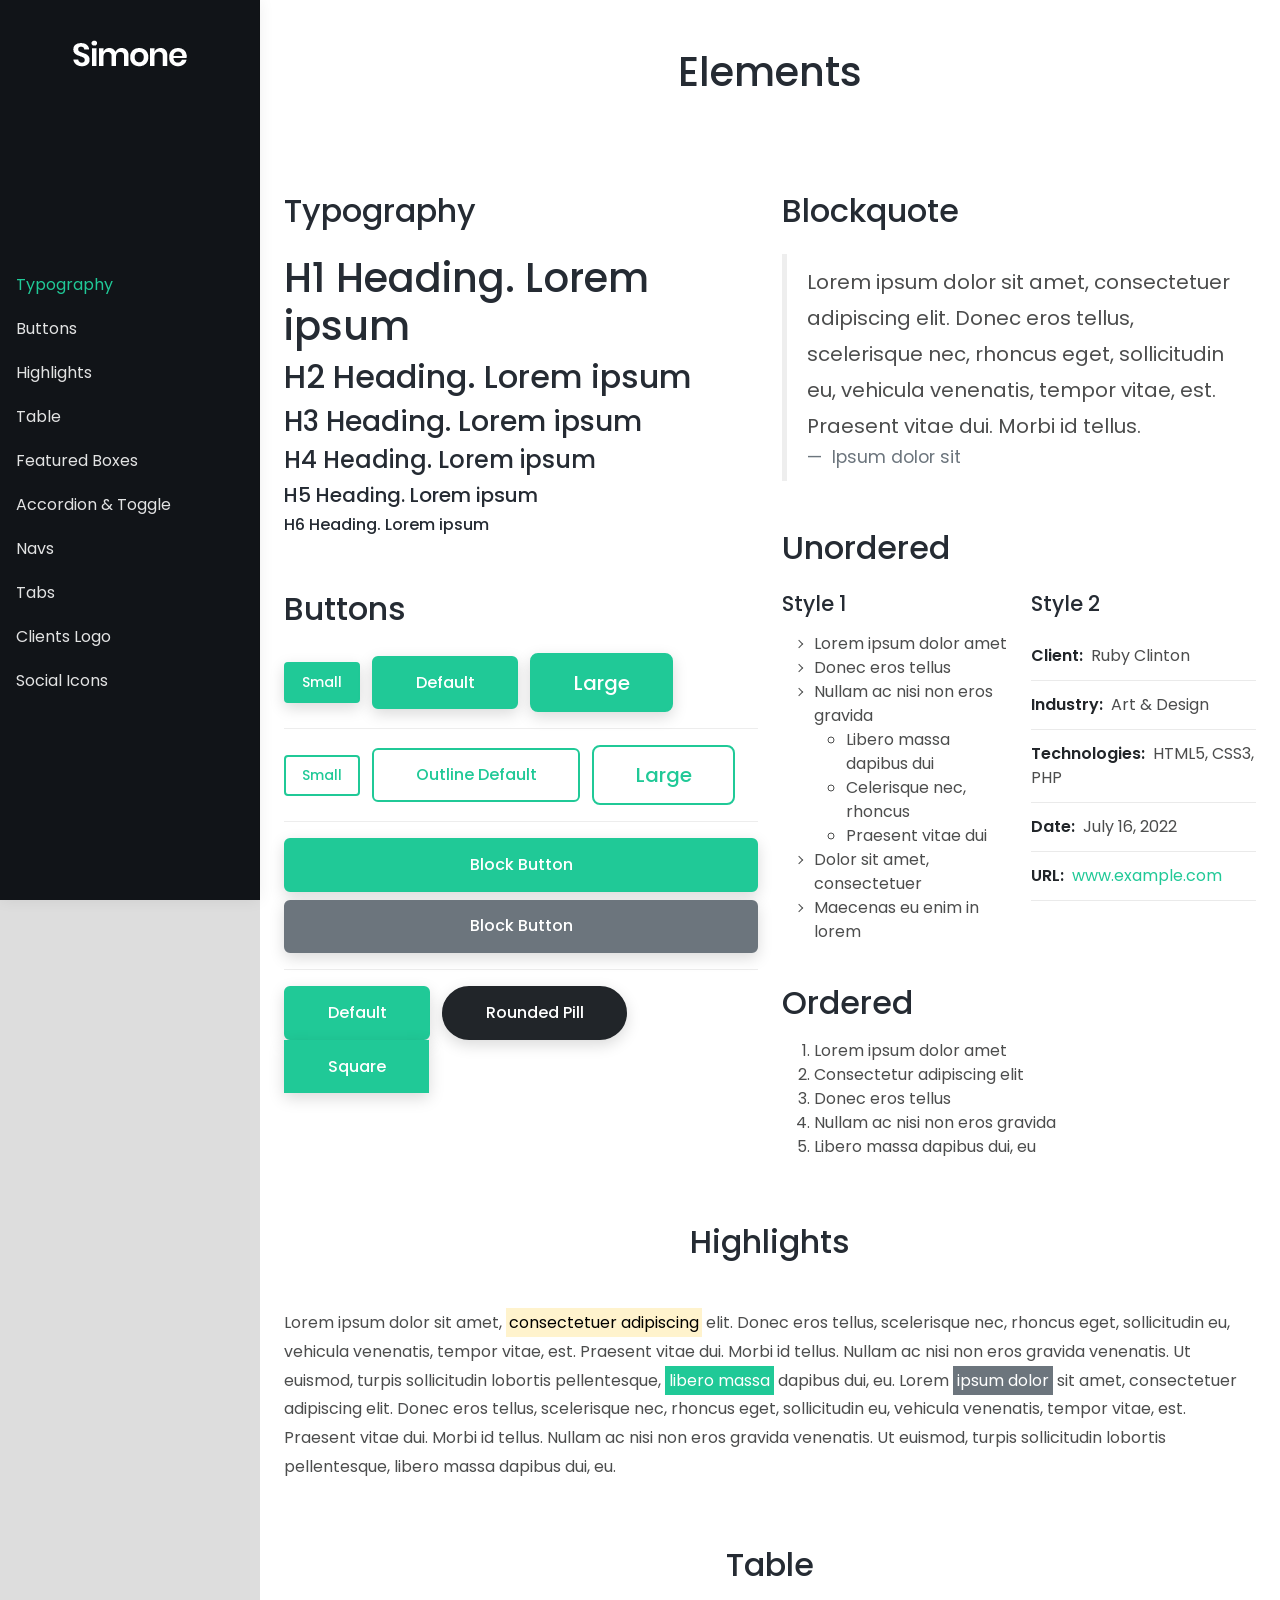
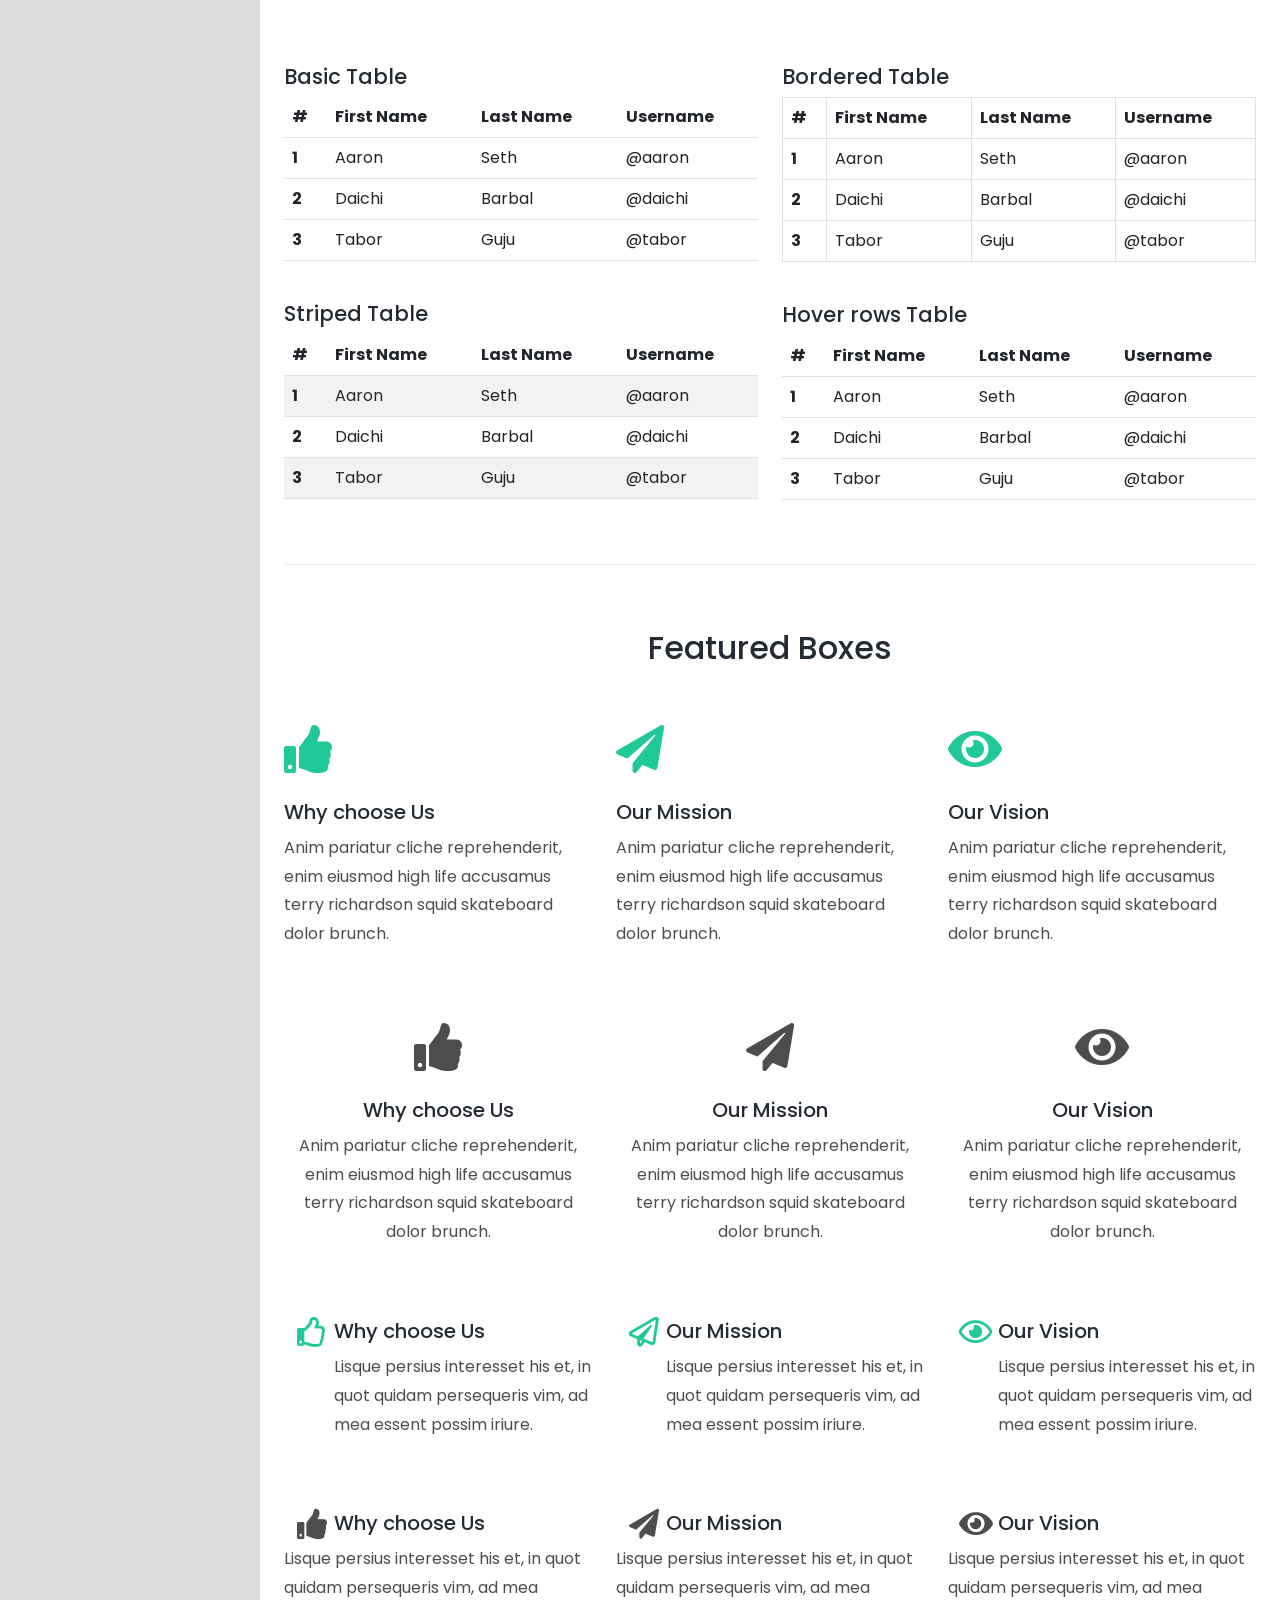
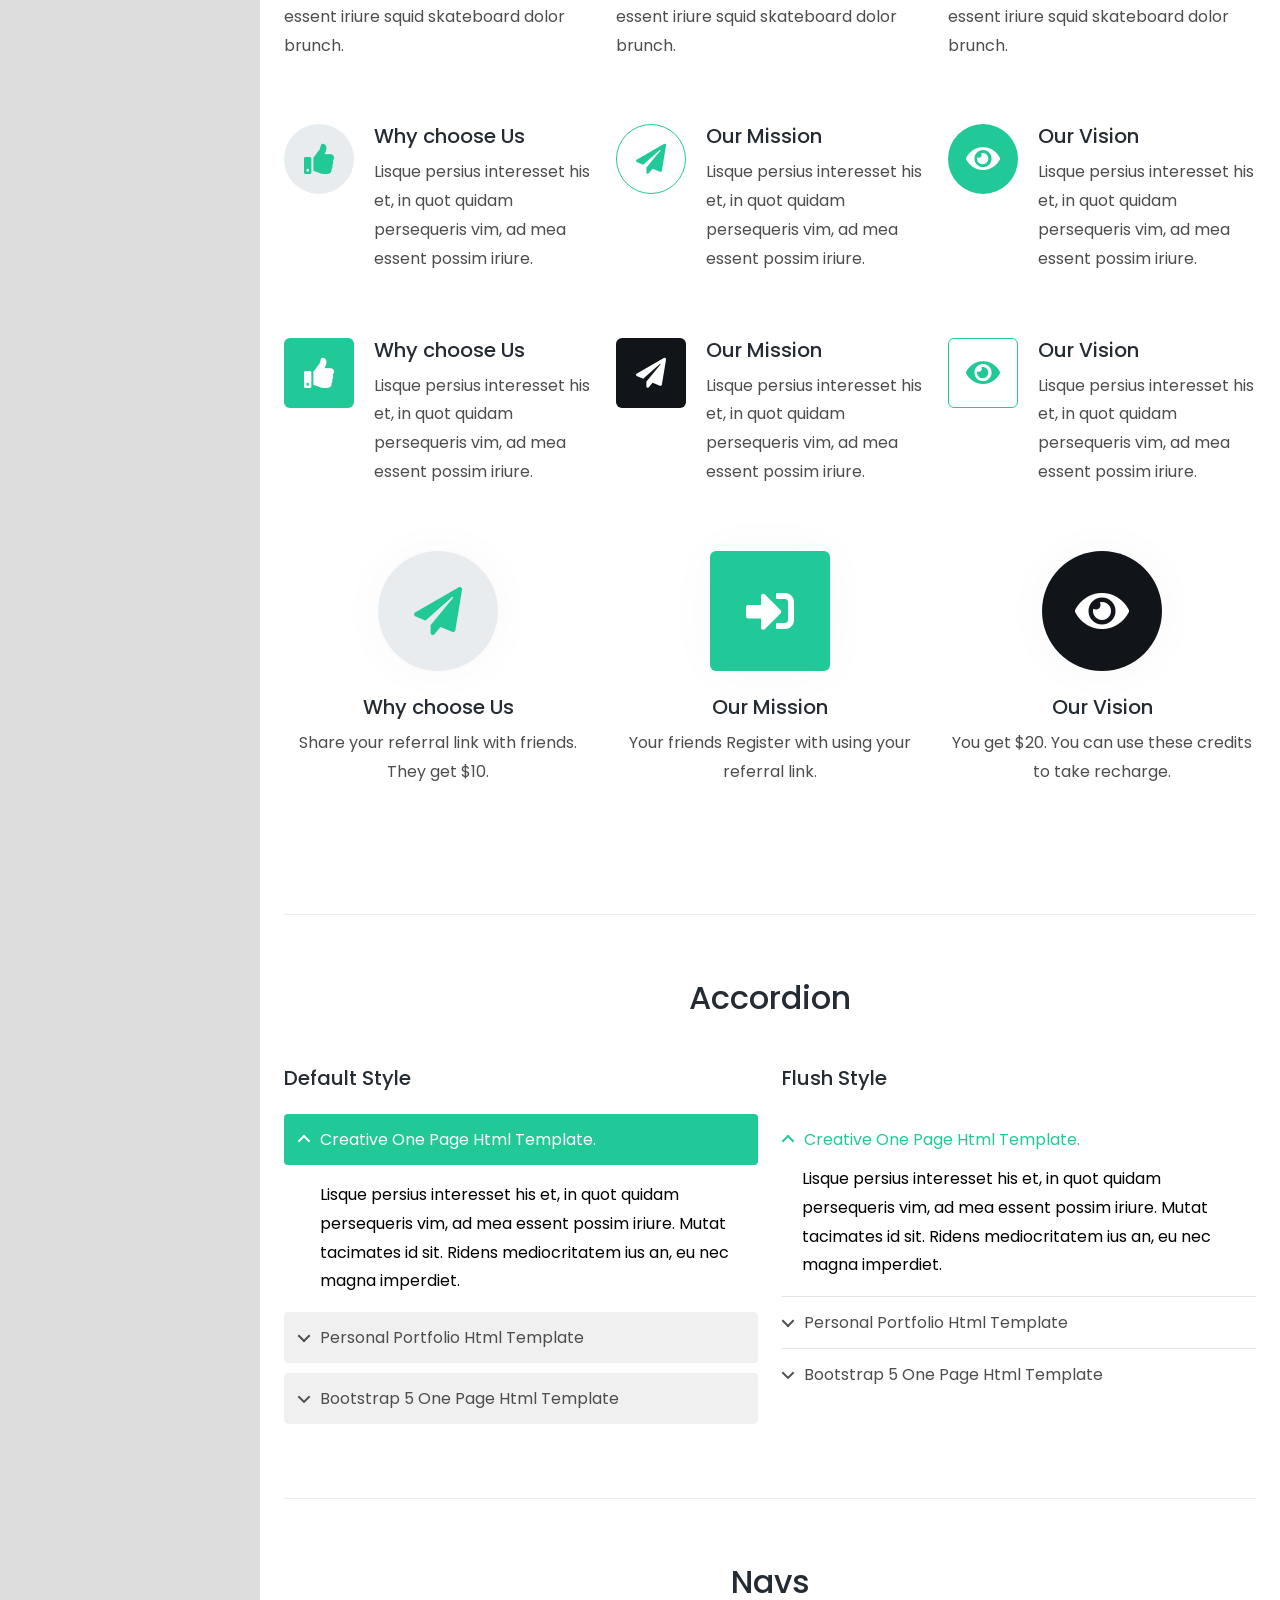
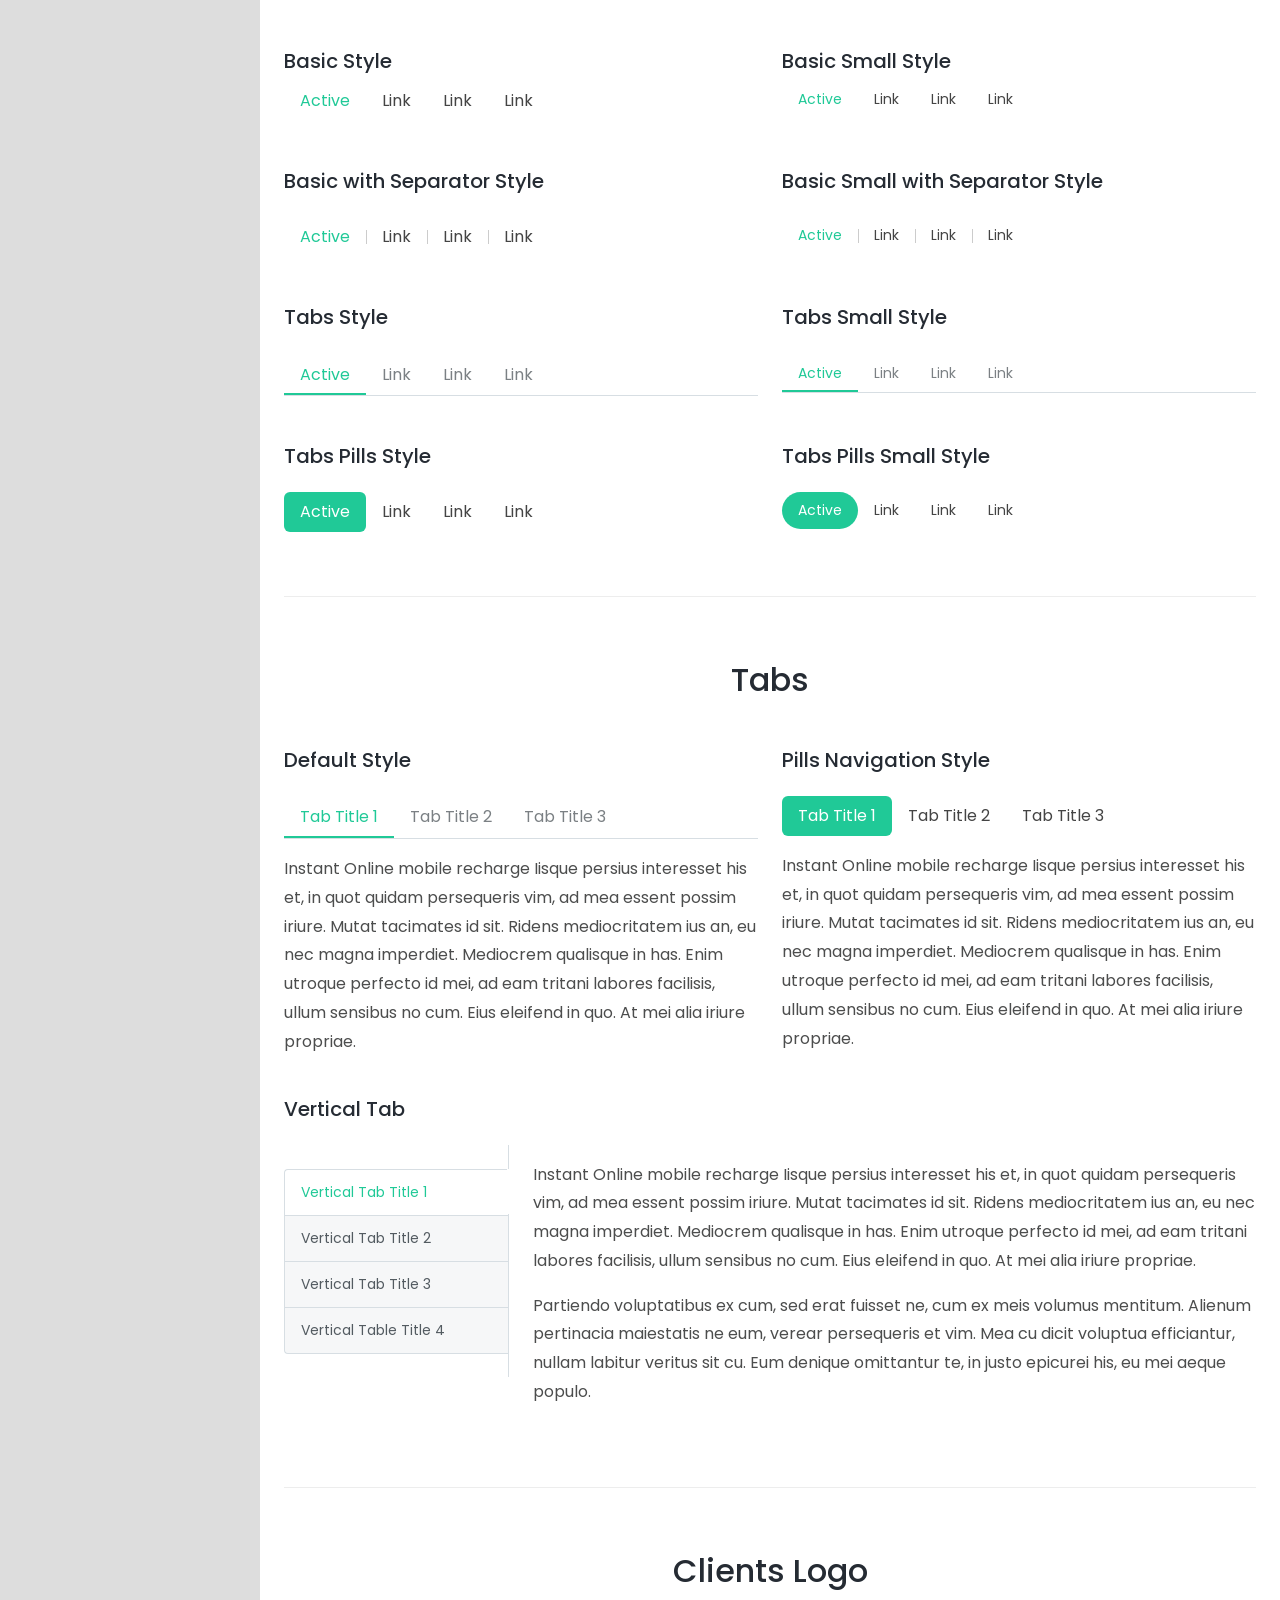
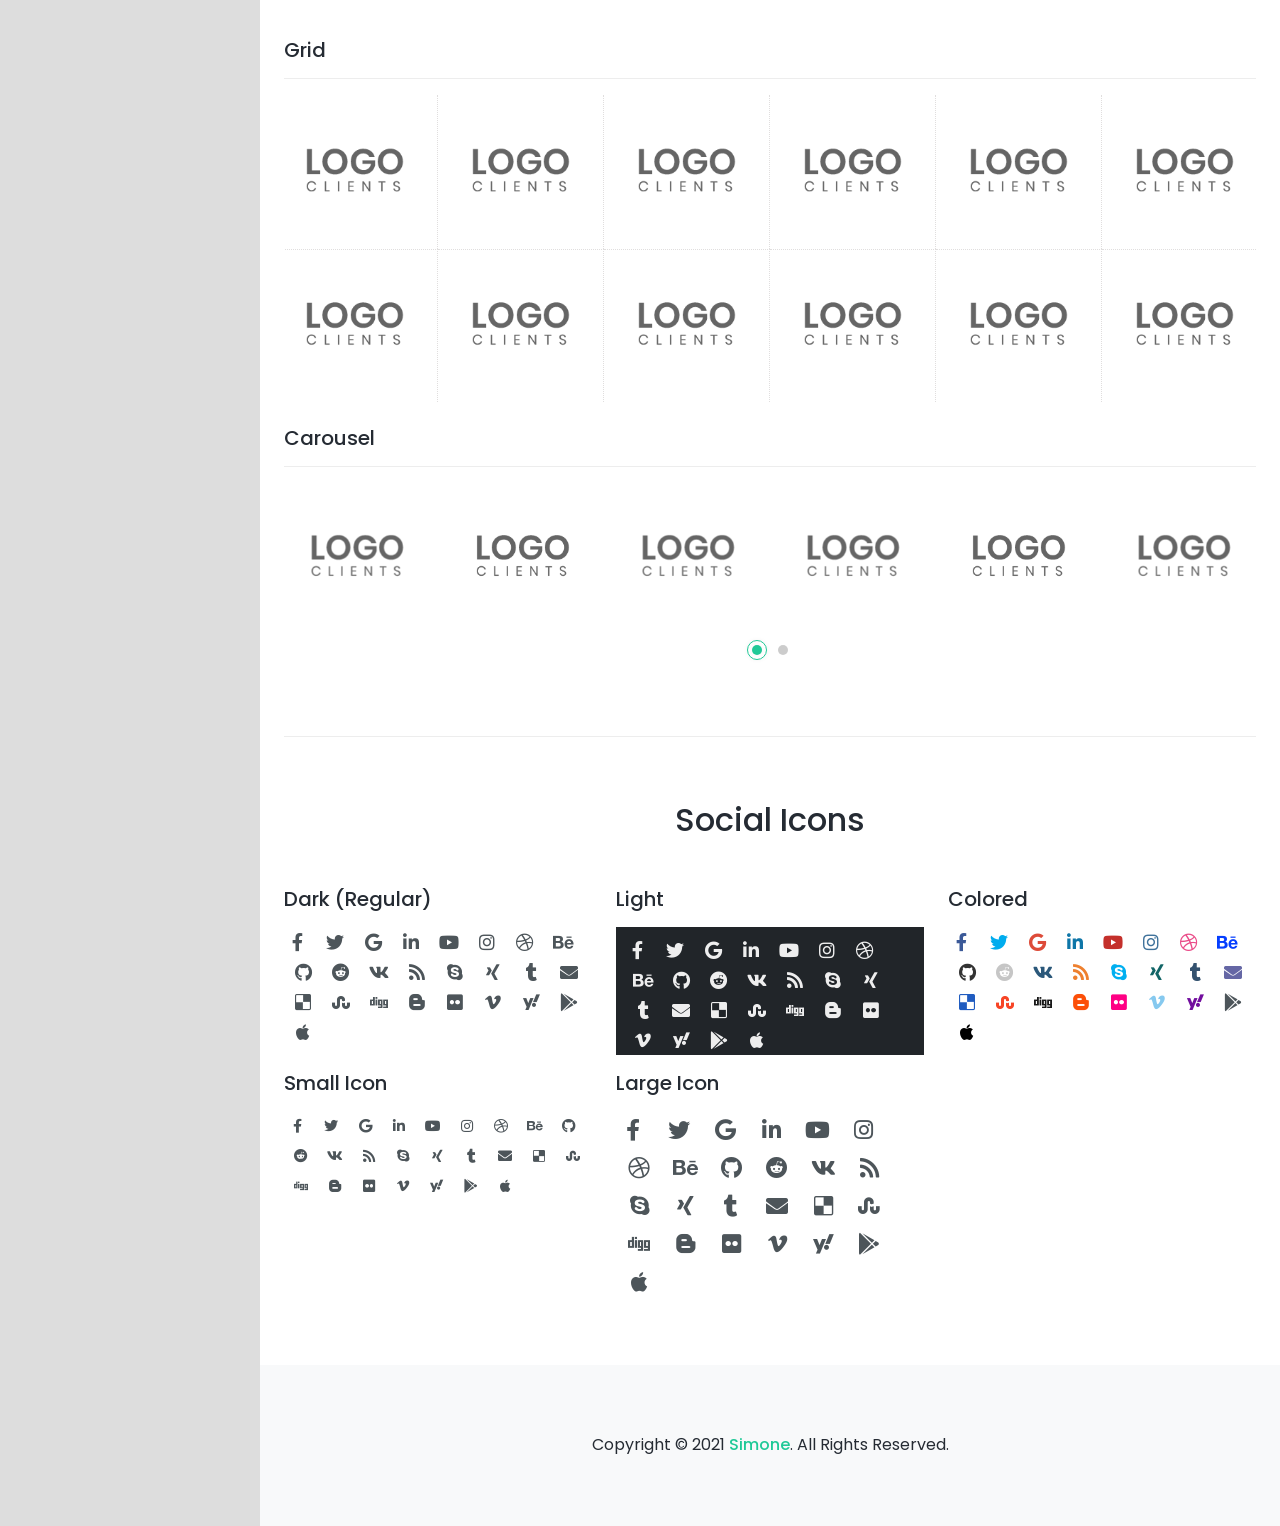
<file: demo2/HTML/elements.html>
<!DOCTYPE html>
<html lang="en">
<head>
<meta charset="UTF-8" />
<meta http-equiv="X-UA-Compatible" content="IE=edge">
<meta name="viewport" content="width=device-width, initial-scale=1">
<link href="images/favicon.png" rel="icon" />
<title>Simone - Personal Portfolio Template</title>
<meta name="description" content="Simone is responsive bootstrap 5 one page personal portfolio html template.">
<meta name="author" content="harnishdesign.net">

<!-- Web Fonts -->
<link href="https://fonts.googleapis.com/css2?family=Poppins:ital,wght@0,100;0,200;0,300;0,400;0,500;0,600;0,700;0,800;0,900;1,100;1,200;1,300;1,400;1,500;1,600;1,700;1,800;1,900&display=swap" rel="stylesheet">

<!-- Stylesheet
============================================= -->
<!-- Bootstrap -->
<link rel="stylesheet" type="text/css" href="vendor/bootstrap/css/bootstrap.min.css" />
<!-- Font Awesome Icon -->
<link rel="stylesheet" type="text/css" href="vendor/font-awesome/css/all.min.css" />
<!-- Owl Carousel -->
<link rel="stylesheet" type="text/css" href="vendor/owl.carousel/assets/owl.carousel.min.css" />
<!-- Magnific Popup -->
<link rel="stylesheet" type="text/css" href="vendor/magnific-popup/magnific-popup.min.css" />
<!-- Custom Stylesheet -->
<link rel="stylesheet" type="text/css" href="css/stylesheet.css" />
</head>

<body class="side-header" data-bs-spy="scroll" data-bs-target="#header-nav" data-bs-offset="1">

<!-- Preloader -->
<div class="preloader">
  <div class="lds-ellipsis"><div></div><div></div><div></div><div></div></div>
</div>
<!-- Preloader End --> 

<!-- Document Wrapper   
=============================== -->
<div id="main-wrapper"> 
  <!-- Header
  ============================ -->
  <header id="header" class="sticky-top"> 
    <!-- Navbar -->
    <nav class="primary-menu navbar navbar-expand-lg navbar-dark bg-dark border-bottom-0">
      <div class="container-fluid position-relative h-100 flex-lg-column ps-3 px-lg-3 pt-lg-3 pb-lg-2"> 
        
        <!-- Logo --> 
        <a class="mt-lg-4" href="index.html" title="Simone"> <img src="images/logo-light.png" alt="Simone"/> </a> 
        <!-- Logo End -->
        
        <div id="header-nav" class="collapse navbar-collapse w-100 my-lg-auto">
          <ul class="navbar-nav my-lg-auto py-lg-3">
            <li class="nav-item"><a class="nav-link smooth-scroll active" href="#typography">Typography</a></li>
            <li class="nav-item"><a class="nav-link smooth-scroll" href="#buttons">Buttons</a></li>
            <li class="nav-item"><a class="nav-link smooth-scroll" href="#highlights">Highlights</a></li>
            <li class="nav-item"><a class="nav-link smooth-scroll" href="#table">Table</a></li>
            <li class="nav-item"><a class="nav-link smooth-scroll" href="#featuredBoxes">Featured Boxes</a></li>
            <li class="nav-item"><a class="nav-link smooth-scroll" href="#accordionToggle">Accordion & Toggle</a></li>
            <li class="nav-item"><a class="nav-link smooth-scroll" href="#navs">Navs</a></li>
            <li class="nav-item"><a class="nav-link smooth-scroll" href="#tabs">Tabs</a></li>
            <li class="nav-item"><a class="nav-link smooth-scroll" href="#clients">Clients Logo</a></li>
            <li class="nav-item"><a class="nav-link smooth-scroll" href="#socialIcons">Social Icons</a></li>
          </ul>
        </div>
        <button class="navbar-toggler" type="button" data-bs-toggle="collapse" data-bs-target="#header-nav"><span></span><span></span><span></span></button>
      </div>
    </nav>
    <!-- Navbar End --> 
  </header>
  <!-- Header End --> 
  
 
  
  <!-- Content
  ============================================= -->
  <div id="content" role="main" class="bg-white">
    <div class="container px-lg-4">
	<h1 id="typography" class="text-center pt-5 mb-5">Elements</h1>
      <div class="row">
        <div class="col-sm-6"> 
          
          <!-- Typography
            ============================================= -->
          <h2 class="mb-4 pt-5">Typography</h2>
          <h1>H1 Heading. Lorem ipsum</h1>
          <h2>H2 Heading. Lorem ipsum</h2>
          <h3>H3 Heading. Lorem ipsum</h3>
          <h4>H4 Heading. Lorem ipsum</h4>
          <h5>H5 Heading. Lorem ipsum</h5>
          <h6>H6 Heading. Lorem ipsum</h6>
          <!-- Typography End--> 
          
          <!-- Buttons
            ============================================= -->
          <h2 id="buttons" class="mb-4 pt-5">Buttons</h2>
              <button type="button" class="btn btn-primary btn-sm">Small</button>
              <button type="button" class="btn btn-primary mx-2">Default</button>
              <button type="button" class="btn btn-primary btn-lg">Large</button>
			<hr>
              <button type="button" class="btn btn-outline-primary btn-sm shadow-none">Small</button>
              <button type="button" class="btn btn-outline-primary mx-2 shadow-none">Outline Default</button>
              <button type="button" class="btn btn-outline-primary btn-lg shadow-none">Large</button>
            <hr>
            <div class="d-grid gap-2">
				<button class="btn btn-primary" type="button">Block Button</button>
				<button class="btn btn-secondary" type="button">Block Button</button>
			</div>
            <hr>
              <button type="button" class="btn btn-primary">Default</button>
              <button type="button" class="btn btn-dark rounded-pill mx-2">Rounded Pill</button>
              <button type="button" class="btn btn-primary rounded-0">Square</button>
          </div>
          <!-- Buttons End-->
          
        <div class="col-sm-6"> 
          <!-- Blockquote
            ============================================= -->
          <h2 class="mb-4 pt-5">Blockquote</h2>
          <figure>
  <blockquote class="blockquote">
    <p>Lorem ipsum dolor sit amet, consectetuer adipiscing elit. Donec eros tellus, scelerisque nec, rhoncus eget, sollicitudin eu, vehicula venenatis, tempor vitae, est. Praesent vitae dui. Morbi id tellus.</p>
	<figcaption class="blockquote-footer">
    Ipsum dolor sit
  </figcaption>
  </blockquote>
</figure>
          <!-- Blockquote End--> 
          
          <!-- Unordered
            ============================================= -->
          <h2 class="mt-5 mb-4">Unordered</h2>
          <div class="row">
            <div class="col-sm-6">
              <h2 class="text-5 mb-3">Style 1</h2>
              <ul class="list-style-1">
                <li>Lorem ipsum dolor amet</li>
                <li>Donec eros tellus </li>
                <li>Nullam ac nisi non eros gravida
                  <ul>
                    <li>Libero massa dapibus dui</li>
                    <li>Celerisque nec, rhoncus</li>
                    <li>Praesent vitae dui</li>
                  </ul>
                </li>
                <li>Dolor sit amet, consectetuer</li>
                <li>Maecenas eu enim in lorem</li>
              </ul>
              
              <!-- Unordered End--> 
            </div>
            <div class="col-sm-6">
              <h2 class="text-5 mb-3">Style 2</h2>
              <ul class="list-style-2">
                <li class=""><span class="text-dark fw-600 me-2">Client:</span>Ruby Clinton</li>
                <li class=""><span class="text-dark fw-600 me-2">Industry:</span>Art &amp; Design</li>
                <li class=""><span class="text-dark fw-600 me-2">Technologies:</span>HTML5, CSS3, PHP</li>
                <li class=""><span class="text-dark fw-600 me-2">Date:</span>July 16, 2022</li>
                <li class=""><span class="text-dark fw-600 me-2">URL:</span><a href="#" target="_blank">www.example.com</a></li>
              </ul>
            </div>
          </div>
          
          <!-- Ordered
                ============================================= -->
          <h2 class="mt-4 mb-3">Ordered</h2>
          <ol>
            <li>Lorem ipsum dolor amet</li>
            <li>Consectetur adipiscing elit</li>
            <li>Donec eros tellus </li>
            <li>Nullam ac nisi non eros gravida</li>
            <li>Libero massa dapibus dui, eu</li>
          </ol>
          <!-- Ordered End--> 
          
        </div>
      </div>
      
      <!-- Highlights
        ============================================= -->
      <h2 id="highlights" class="text-center pt-5 mb-5">Highlights</h2>
      <p>Lorem ipsum dolor sit amet,
        <mark>consectetuer adipiscing</mark>
        elit. Donec eros tellus, scelerisque nec, rhoncus eget, sollicitudin eu, vehicula venenatis, tempor vitae, est. Praesent vitae dui. Morbi id tellus. Nullam ac nisi non eros gravida venenatis. Ut euismod, turpis sollicitudin lobortis pellentesque,
        <mark class="bg-primary text-white px-1">libero massa</mark>
        dapibus dui, eu. Lorem
        <mark class="bg-secondary text-white px-1">ipsum dolor</mark>
        sit amet, consectetuer adipiscing elit. Donec eros tellus, scelerisque nec, rhoncus eget, sollicitudin eu, vehicula venenatis, tempor vitae, est. Praesent vitae dui. Morbi id tellus. Nullam ac nisi non eros gravida venenatis. Ut euismod, turpis sollicitudin lobortis pellentesque, libero massa dapibus dui, eu. </p>
      <!-- Highlights End-->
      
      <h2 id="table" class="text-center py-5">Table</h2>
      <div class="row">
        <div class="col-md-6"> 
          
          <!-- Basic Table
            ============================================= -->
          <h4 class="text-5 mt-4">Basic Table</h4>
          <div class="table-responsive">
            <table class="table">
              <thead>
                <tr>
                  <th>#</th>
                  <th>First Name</th>
                  <th>Last Name</th>
                  <th>Username</th>
                </tr>
              </thead>
              <tbody>
                <tr>
                  <th scope="row">1</th>
                  <td>Aaron</td>
                  <td>Seth</td>
                  <td>@aaron</td>
                </tr>
                <tr>
                  <th scope="row">2</th>
                  <td>Daichi</td>
                  <td>Barbal</td>
                  <td>@daichi</td>
                </tr>
                <tr>
                  <th scope="row">3</th>
                  <td>Tabor</td>
                  <td>Guju</td>
                  <td>@tabor</td>
                </tr>
              </tbody>
            </table>
          </div>
          <!-- Basic Table End--> 
          
          <!-- Striped Table
            ============================================= -->
          <h4 class="text-5 mt-4">Striped Table</h4>
          <div class="table-responsive">
            <table class="table table-striped">
              <thead>
                <tr>
                  <th>#</th>
                  <th>First Name</th>
                  <th>Last Name</th>
                  <th>Username</th>
                </tr>
              </thead>
              <tbody>
                <tr>
                  <th scope="row">1</th>
                  <td>Aaron</td>
                  <td>Seth</td>
                  <td>@aaron</td>
                </tr>
                <tr>
                  <th scope="row">2</th>
                  <td>Daichi</td>
                  <td>Barbal</td>
                  <td>@daichi</td>
                </tr>
                <tr>
                  <th scope="row">3</th>
                  <td>Tabor</td>
                  <td>Guju</td>
                  <td>@tabor</td>
                </tr>
              </tbody>
            </table>
          </div>
          <!-- Striped Table End--> 
          
        </div>
        <div class="col-md-6"> 
          <!-- Bordered Table
            ============================================= -->
          <h4 class="text-5 mt-4">Bordered Table</h4>
          <div class="table-responsive">
            <table class="table table-bordered">
              <thead>
                <tr>
                  <th>#</th>
                  <th>First Name</th>
                  <th>Last Name</th>
                  <th>Username</th>
                </tr>
              </thead>
              <tbody>
                <tr>
                  <th scope="row">1</th>
                  <td>Aaron</td>
                  <td>Seth</td>
                  <td>@aaron</td>
                </tr>
                <tr>
                  <th scope="row">2</th>
                  <td>Daichi</td>
                  <td>Barbal</td>
                  <td>@daichi</td>
                </tr>
                <tr>
                  <th scope="row">3</th>
                  <td>Tabor</td>
                  <td>Guju</td>
                  <td>@tabor</td>
                </tr>
              </tbody>
            </table>
          </div>
          <!-- Bordered Table End--> 
          
          <!-- Hover rows Table
            ============================================= -->
          <h4 class="text-5 mt-4">Hover rows Table</h4>
          <div class="table-responsive">
            <table class="table table-hover">
              <thead>
                <tr>
                  <th>#</th>
                  <th>First Name</th>
                  <th>Last Name</th>
                  <th>Username</th>
                </tr>
              </thead>
              <tbody>
                <tr>
                  <th scope="row">1</th>
                  <td>Aaron</td>
                  <td>Seth</td>
                  <td>@aaron</td>
                </tr>
                <tr>
                  <th scope="row">2</th>
                  <td>Daichi</td>
                  <td>Barbal</td>
                  <td>@daichi</td>
                </tr>
                <tr>
                  <th scope="row">3</th>
                  <td>Tabor</td>
                  <td>Guju</td>
                  <td>@tabor</td>
                </tr>
              </tbody>
            </table>
          </div>
          <!-- Hover rows Table End--> 
        </div>
      </div>
      <hr class="mt-5">
      
      <!-- Featured Boxes
        ============================================= -->
      <div id="featuredBoxes" class="py-5">
        <h2 class="text-center mb-5">Featured Boxes</h2>
        <!-- Default Style
          ============================================= -->
        <div class="row mb-5">
          <div class="col-md-4">
            <div class="featured-box">
              <div class="featured-box-icon text-primary"> <i class="fas fa-thumbs-up"></i></div>
              <h3>Why choose Us</h3>
              <p>Anim pariatur cliche reprehenderit, enim eiusmod high life accusamus terry richardson squid skateboard dolor brunch.</p>
            </div>
          </div>
          <div class="col-md-4">
            <div class="featured-box">
              <div class="featured-box-icon text-primary"> <i class="fas fa-paper-plane"></i> </div>
              <h3>Our Mission</h3>
              <p>Anim pariatur cliche reprehenderit, enim eiusmod high life accusamus terry richardson squid skateboard dolor brunch.</p>
            </div>
          </div>
          <div class="col-md-4">
            <div class="featured-box">
              <div class="featured-box-icon text-primary"> <i class="fas fa-eye"></i> </div>
              <h3>Our Vision</h3>
              <p>Anim pariatur cliche reprehenderit, enim eiusmod high life accusamus terry richardson squid skateboard dolor brunch.</p>
            </div>
          </div>
        </div>
        <!-- Default Style end --> 
        
        <!-- Default Style Center
          ============================================= -->
        <div class="row mb-5">
          <div class="col-md-4">
            <div class="featured-box text-center">
              <div class="featured-box-icon"> <i class="fas fa-thumbs-up"></i></div>
              <h3>Why choose Us</h3>
              <p>Anim pariatur cliche reprehenderit, enim eiusmod high life accusamus terry richardson squid skateboard dolor brunch.</p>
            </div>
          </div>
          <div class="col-md-4">
            <div class="featured-box text-center">
              <div class="featured-box-icon"> <i class="fas fa-paper-plane"></i> </div>
              <h3>Our Mission</h3>
              <p>Anim pariatur cliche reprehenderit, enim eiusmod high life accusamus terry richardson squid skateboard dolor brunch.</p>
            </div>
          </div>
          <div class="col-md-4">
            <div class="featured-box text-center">
              <div class="featured-box-icon"> <i class="fas fa-eye"></i> </div>
              <h3>Our Vision</h3>
              <p>Anim pariatur cliche reprehenderit, enim eiusmod high life accusamus terry richardson squid skateboard dolor brunch.</p>
            </div>
          </div>
        </div>
        <!-- Default Style Center end --> 
        
        <!-- Style 1
          ============================================= -->
        <div class="row mb-5">
          <div class="col-md-4">
            <div class="featured-box style-1">
              <div class="featured-box-icon text-primary"> <i class="far fa-thumbs-up"></i></div>
              <h3>Why choose Us</h3>
              <p>Lisque persius interesset his et, in quot quidam persequeris vim, ad mea essent possim iriure.</p>
            </div>
          </div>
          <div class="col-md-4">
            <div class="featured-box style-1">
              <div class="featured-box-icon text-primary"> <i class="far fa-paper-plane"></i> </div>
              <h3>Our Mission</h3>
              <p>Lisque persius interesset his et, in quot quidam persequeris vim, ad mea essent possim iriure.</p>
            </div>
          </div>
          <div class="col-md-4">
            <div class="featured-box style-1">
              <div class="featured-box-icon text-primary"> <i class="far fa-eye"></i> </div>
              <h3>Our Vision</h3>
              <p>Lisque persius interesset his et, in quot quidam persequeris vim, ad mea essent possim iriure.</p>
            </div>
          </div>
        </div>
        <!-- Style 1 end --> 
        
        <!-- Style 2
          ============================================= -->
        <div class="row mb-5">
          <div class="col-md-4">
            <div class="featured-box style-2">
              <div class="featured-box-icon"> <i class="fas fa-thumbs-up"></i></div>
              <h3>Why choose Us</h3>
              <p>Lisque persius interesset his et, in quot quidam persequeris vim, ad mea essent iriure squid skateboard dolor brunch.</p>
            </div>
          </div>
          <div class="col-md-4">
            <div class="featured-box style-2">
              <div class="featured-box-icon"> <i class="fas fa-paper-plane"></i> </div>
              <h3>Our Mission</h3>
              <p>Lisque persius interesset his et, in quot quidam persequeris vim, ad mea essent iriure squid skateboard dolor brunch.</p>
            </div>
          </div>
          <div class="col-md-4">
            <div class="featured-box style-2">
              <div class="featured-box-icon"> <i class="fas fa-eye"></i> </div>
              <h3>Our Vision</h3>
              <p>Lisque persius interesset his et, in quot quidam persequeris vim, ad mea essent iriure squid skateboard dolor brunch.</p>
            </div>
          </div>
        </div>
        <!-- Style 2 end --> 
        
        <!-- Style 3
          ============================================= -->
        <div class="row mb-5">
          <div class="col-md-4">
            <div class="featured-box style-3">
              <div class="featured-box-icon bg-light-1 text-primary rounded-circle"> <i class="fas fa-thumbs-up"></i> </div>
              <h3>Why choose Us</h3>
              <p>Lisque persius interesset his et, in quot quidam persequeris vim, ad mea essent possim iriure.</p>
            </div>
          </div>
          <div class="col-md-4">
            <div class="featured-box style-3">
              <div class="featured-box-icon border border-primary text-primary rounded-circle"> <i class="fas fa-paper-plane"></i> </div>
              <h3>Our Mission</h3>
              <p>Lisque persius interesset his et, in quot quidam persequeris vim, ad mea essent possim iriure.</p>
            </div>
          </div>
          <div class="col-md-4">
            <div class="featured-box style-3">
              <div class="featured-box-icon bg-primary text-white rounded-circle"> <i class="fas fa-eye"></i> </div>
              <h3>Our Vision</h3>
              <p>Lisque persius interesset his et, in quot quidam persequeris vim, ad mea essent possim iriure.</p>
            </div>
          </div>
        </div>
        <div class="row mb-5">
          <div class="col-md-4">
            <div class="featured-box style-3">
              <div class="featured-box-icon bg-primary text-white rounded"> <i class="fas fa-thumbs-up"></i> </div>
              <h3>Why choose Us</h3>
              <p>Lisque persius interesset his et, in quot quidam persequeris vim, ad mea essent possim iriure.</p>
            </div>
          </div>
          <div class="col-md-4">
            <div class="featured-box style-3">
              <div class="featured-box-icon bg-dark text-white rounded"> <i class="fas fa-paper-plane"></i> </div>
              <h3>Our Mission</h3>
              <p>Lisque persius interesset his et, in quot quidam persequeris vim, ad mea essent possim iriure.</p>
            </div>
          </div>
          <div class="col-md-4">
            <div class="featured-box style-3">
              <div class="featured-box-icon text-primary border border-primary rounded"> <i class="fas fa-eye"></i> </div>
              <h3>Our Vision</h3>
              <p>Lisque persius interesset his et, in quot quidam persequeris vim, ad mea essent possim iriure.</p>
            </div>
          </div>
        </div>
        <!-- Style 3 end --> 
        
        <!-- Style 4
          ============================================= -->
        <div class="row mb-5">
          <div class="col-md-4">
            <div class="featured-box style-4">
              <div class="featured-box-icon bg-light-1 text-primary rounded-circle"> <i class="fas fa-paper-plane"></i> </div>
              <h3>Why choose Us</h3>
              <p class="text-3">Share your referral link with friends. They get $10.</p>
            </div>
          </div>
          <div class="col-md-4">
            <div class="featured-box style-4">
              <div class="featured-box-icon bg-primary text-white rounded"> <i class="fas fa-sign-in-alt"></i> </div>
              <h3>Our Mission</h3>
              <p class="text-3">Your friends Register with using your referral link.</p>
            </div>
          </div>
          <div class="col-md-4">
            <div class="featured-box style-4">
              <div class="featured-box-icon bg-dark text-white rounded-circle"> <i class="fas fa-eye"></i> </div>
              <h3>Our Vision</h3>
              <p class="text-3">You get $20. You can use these credits to take recharge.</p>
            </div>
          </div>
        </div>
        <!-- Style 4 end --> 
        
      </div>
      <!-- Featured Boxes end -->
      
      <hr>

      
      <!-- Accordion
      ============================================= -->
      <div id="accordionToggle" class="py-5">
        <h2 class="text-center mb-5">Accordion</h2>
        <div class="row">
          <div class="col-md-6"> 
            <!-- Default Style
            ============================================= -->
            <h5 class="mb-4">Default Style</h5>
            <div class="accordion" id="accordionExample">
  <div class="accordion-item">
    <h2 class="accordion-header" id="headingOne">
      <button class="accordion-button" type="button" data-bs-toggle="collapse" data-bs-target="#collapseOne" aria-expanded="true" aria-controls="collapseOne">
        Creative One Page Html Template.
      </button>
    </h2>
    <div id="collapseOne" class="accordion-collapse collapse show" aria-labelledby="headingOne" data-bs-parent="#accordionExample">
      <div class="accordion-body">Lisque persius interesset his et, in quot quidam persequeris vim, ad mea essent possim iriure. Mutat tacimates id sit. Ridens mediocritatem ius an, eu nec magna imperdiet.</div>
    </div>
  </div>
  <div class="accordion-item">
    <h2 class="accordion-header" id="headingTwo">
      <button class="accordion-button collapsed" type="button" data-bs-toggle="collapse" data-bs-target="#collapseTwo" aria-expanded="false" aria-controls="collapseTwo">
        Personal Portfolio Html Template
      </button>
    </h2>
    <div id="collapseTwo" class="accordion-collapse collapse" aria-labelledby="headingTwo" data-bs-parent="#accordionExample">
      <div class="accordion-body">Mutat tacimates id sit. Ridens mediocritatem ius an, eu nec magna imperdiet. Lisque persius interesset his et, in quot quidam persequeris vim, ad mea essent possim iriure. Ad vegan excepteur butcher vice lomo.</div>
    </div>
  </div>
  <div class="accordion-item">
    <h2 class="accordion-header" id="headingThree">
      <button class="accordion-button collapsed" type="button" data-bs-toggle="collapse" data-bs-target="#collapseThree" aria-expanded="false" aria-controls="collapseThree">
        Bootstrap 5 One Page Html Template
	  </button>
    </h2>
    <div id="collapseThree" class="accordion-collapse collapse" aria-labelledby="headingThree" data-bs-parent="#accordionExample">
      <div class="accordion-body">
        Anim pariatur cliche reprehenderit, enim eiusmod high life accusamus terry richardson ad squid. 3 wolf moon officia aute, non cupidatat skateboard dolor brunch. Food truck quinoa nesciunt laborum eiusmod. Brunch 3 wolf moon tempor, sunt aliqua put a bird on it squid single-origin coffee nulla assumenda shoreditch et. Nihil anim keffiyeh helvetica, craft beer labore wes anderson cred nesciunt sapiente ea proident.
      </div>
    </div>
  </div>
</div>
            <!-- Default Style end --> 
          </div>
          <div class="col-md-6"> 
            <!-- Flush Style
            ============================================= -->
            <h5 class="mb-4">Flush Style</h5>
            <div class="accordion accordion-flush" id="accordionFlushExample">
  <div class="accordion-item">
    <h2 class="accordion-header" id="flush-headingOne">
      <button class="accordion-button" type="button" data-bs-toggle="collapse" data-bs-target="#flush-collapseOne" aria-expanded="true" aria-controls="flush-collapseOne">
        Creative One Page Html Template.
      </button>
    </h2>
    <div id="flush-collapseOne" class="accordion-collapse collapse show" aria-labelledby="flush-headingOne" data-bs-parent="#accordionFlushExample">
      <div class="accordion-body">Lisque persius interesset his et, in quot quidam persequeris vim, ad mea essent possim iriure. Mutat tacimates id sit. Ridens mediocritatem ius an, eu nec magna imperdiet.</div>
    </div>
  </div>
  <div class="accordion-item">
    <h2 class="accordion-header" id="flush-headingTwo">
      <button class="accordion-button collapsed" type="button" data-bs-toggle="collapse" data-bs-target="#flush-collapseTwo" aria-expanded="false" aria-controls="flush-collapseTwo">
        Personal Portfolio Html Template
      </button>
    </h2>
    <div id="flush-collapseTwo" class="accordion-collapse collapse" aria-labelledby="flush-headingTwo" data-bs-parent="#accordionFlushExample">
      <div class="accordion-body">Mutat tacimates id sit. Ridens mediocritatem ius an, eu nec magna imperdiet. Lisque persius interesset his et, in quot quidam persequeris vim, ad mea essent possim iriure. Ad vegan excepteur butcher vice lomo.</div>
    </div>
  </div>
  <div class="accordion-item">
    <h2 class="accordion-header" id="flush-headingThree">
      <button class="accordion-button collapsed" type="button" data-bs-toggle="collapse" data-bs-target="#flush-collapseThree" aria-expanded="false" aria-controls="flush-collapseThree">
        Bootstrap 5 One Page Html Template
      </button>
    </h2>
    <div id="flush-collapseThree" class="accordion-collapse collapse" aria-labelledby="flush-headingThree" data-bs-parent="#accordionFlushExample">
      <div class="accordion-body">
		Anim pariatur cliche reprehenderit, enim eiusmod high life accusamus terry richardson ad squid. 3 wolf moon officia aute, non cupidatat skateboard dolor brunch. Food truck quinoa nesciunt laborum eiusmod. Brunch 3 wolf moon tempor, sunt aliqua put a bird on it squid single-origin coffee nulla assumenda shoreditch et. Nihil anim keffiyeh helvetica, craft beer labore wes anderson cred nesciunt sapiente ea proident.
	  </div>
    </div>
  </div>
</div>
            <!-- Flush Style end --> 
          </div>
        </div>
         
      </div>
	  <!-- Accordion end -->
	  
      <hr>
      <div id="navs" class="py-5">
        <h2 class="text-center mb-5">Navs</h2>
        <div class="row">
          <div class="col-md-6">
            <h5>Basic Style</h5>
            <ul class="nav">
              <li class="nav-item"> <a class="nav-link active" href="#">Active</a> </li>
              <li class="nav-item"> <a class="nav-link" href="#">Link</a> </li>
              <li class="nav-item"> <a class="nav-link" href="#">Link</a> </li>
              <li class="nav-item"> <a class="nav-link" href="#">Link</a> </li>
            </ul>
          </div>
          <div class="col-md-6">
            <h5>Basic Small Style</h5>
            <ul class="nav nav-sm">
              <li class="nav-item"> <a class="nav-link active" href="#">Active</a> </li>
              <li class="nav-item"> <a class="nav-link" href="#">Link</a> </li>
              <li class="nav-item"> <a class="nav-link" href="#">Link</a> </li>
              <li class="nav-item"> <a class="nav-link" href="#">Link</a> </li>
            </ul>
          </div>
        </div>
        <div class="row">
          <div class="col-md-6">
            <h5 class="mt-5 mb-4">Basic with Separator Style</h5>
            <ul class="nav nav-separator">
              <li class="nav-item"> <a class="nav-link active" href="#">Active</a> </li>
              <li class="nav-item"> <a class="nav-link" href="#">Link</a> </li>
              <li class="nav-item"> <a class="nav-link" href="#">Link</a> </li>
              <li class="nav-item"> <a class="nav-link" href="#">Link</a> </li>
            </ul>
          </div>
          <div class="col-md-6">
            <h5 class="mt-5 mb-4">Basic Small with Separator Style</h5>
            <ul class="nav nav-separator nav-sm">
              <li class="nav-item"> <a class="nav-link active" href="#">Active</a> </li>
              <li class="nav-item"> <a class="nav-link" href="#">Link</a> </li>
              <li class="nav-item"> <a class="nav-link" href="#">Link</a> </li>
              <li class="nav-item"> <a class="nav-link" href="#">Link</a> </li>
            </ul>
          </div>
        </div>
        <div class="row">
          <div class="col-md-6">
            <h5 class="mt-5 mb-4">Tabs Style</h5>
            <ul class="nav nav-tabs">
              <li class="nav-item"> <a class="nav-link active" href="#">Active</a> </li>
              <li class="nav-item"> <a class="nav-link" href="#">Link</a> </li>
              <li class="nav-item"> <a class="nav-link" href="#">Link</a> </li>
              <li class="nav-item"> <a class="nav-link" href="#">Link</a> </li>
            </ul>
          </div>
          <div class="col-md-6">
            <h5 class="mt-5 mb-4">Tabs Small Style</h5>
            <ul class="nav nav-tabs nav-sm">
              <li class="nav-item"> <a class="nav-link active" href="#">Active</a> </li>
              <li class="nav-item"> <a class="nav-link" href="#">Link</a> </li>
              <li class="nav-item"> <a class="nav-link" href="#">Link</a> </li>
              <li class="nav-item"> <a class="nav-link" href="#">Link</a> </li>
            </ul>
          </div>
        </div>
        <div class="row">
          <div class="col-md-6">
            <h5 class="mt-5 mb-4">Tabs Pills Style</h5>
            <ul class="nav nav-pills">
              <li class="nav-item"> <a class="nav-link active" href="#">Active</a> </li>
              <li class="nav-item"> <a class="nav-link" href="#">Link</a> </li>
              <li class="nav-item"> <a class="nav-link" href="#">Link</a> </li>
              <li class="nav-item"> <a class="nav-link" href="#">Link</a> </li>
            </ul>
          </div>
          <div class="col-md-6">
            <h5 class="mt-5 mb-4">Tabs Pills Small Style</h5>
            <ul class="nav nav-pills nav-sm">
              <li class="nav-item"> <a class="nav-link rounded-pill active" href="#">Active</a> </li>
              <li class="nav-item"> <a class="nav-link" href="#">Link</a> </li>
              <li class="nav-item"> <a class="nav-link" href="#">Link</a> </li>
              <li class="nav-item"> <a class="nav-link" href="#">Link</a> </li>
            </ul>
          </div>
        </div>
      </div>
	  
	  
	  
      <hr>
      <!-- Tabs
        ============================================= -->
      <div id="tabs" class="py-5">
        <h2 class="text-center mb-5">Tabs</h2>
        <div class="row">
          <div class="col-md-6"> 
            <!-- Default Style
            ============================================= -->
            <h5 class="mb-4">Default Style</h5>
            <ul class="nav nav-tabs" id="myTab" role="tablist">
              <li class="nav-item"> <a class="nav-link active" id="one-tab" data-bs-toggle="tab" href="#one" role="tab" aria-controls="one" aria-selected="true">Tab Title 1</a> </li>
              <li class="nav-item"> <a class="nav-link" id="two-tab" data-bs-toggle="tab" href="#two" role="tab" aria-controls="two" aria-selected="false">Tab Title 2</a> </li>
              <li class="nav-item"> <a class="nav-link" id="three-tab" data-bs-toggle="tab" href="#three" role="tab" aria-controls="three" aria-selected="false">Tab Title 3</a> </li>
            </ul>
            <div class="tab-content my-3" id="myTabContent">
              <div class="tab-pane fade show active" id="one" role="tabpanel" aria-labelledby="one-tab">
                <p>Instant Online mobile recharge Iisque persius interesset his et, in quot quidam persequeris vim, ad mea essent possim iriure. Mutat tacimates id sit. Ridens mediocritatem ius an, eu nec magna imperdiet. Mediocrem qualisque in has. Enim utroque perfecto id mei, ad eam tritani labores facilisis, ullum sensibus no cum. Eius eleifend in quo. At mei alia iriure propriae.</p>
              </div>
              <div class="tab-pane fade" id="two" role="tabpanel" aria-labelledby="two-tab">
                <p>Partiendo voluptatibus ex cum, sed erat fuisset ne, cum ex meis volumus mentitum. Alienum pertinacia maiestatis ne eum, verear persequeris et vim. Mea cu dicit voluptua efficiantur, nullam labitur veritus sit cu. Eum denique omittantur te, in justo epicurei his, eu mei aeque populo.</p>
                <p>Ius hinc decore erroribus eu, in case prima exerci pri. Id eum prima adipisci. Ius cu minim theophrastus, legendos pertinacia an nam.</p>
              </div>
              <div class="tab-pane fade" id="three" role="tabpanel" aria-labelledby="three-tab">
                <p>Cu pro facer sententiae, ne brute graece scripta duo. No placerat quaerendum nec, pri alia ceteros adipiscing ut. Quo in nobis nostrum intellegebat. Ius hinc decore erroribus eu, in case prima exerci pri. Id eum prima adipisci. Ius cu minim theophrastus, legendos pertinacia an nam.</p>
              </div>
            </div>
            <!-- Default Style end --> 
          </div>
          <div class="col-md-6"> 
            <!-- Pills Navigation Style
            ============================================= -->
            <h5 class="mb-4">Pills Navigation Style</h5>
            <ul class="nav nav-pills" id="pillsmyTab" role="tablist">
              <li class="nav-item"> <a class="nav-link active" id="firstTab-Pills" data-bs-toggle="tab" href="#firstTabPills" role="tab" aria-controls="firstTabPills" aria-selected="true">Tab Title 1</a> </li>
              <li class="nav-item"> <a class="nav-link" id="secondTab-Pills" data-bs-toggle="tab" href="#secondTabPills" role="tab" aria-controls="secondTabPills" aria-selected="false">Tab Title 2</a> </li>
              <li class="nav-item"> <a class="nav-link" id="thirdTab-Pills" data-bs-toggle="tab" href="#thirdTabPills" role="tab" aria-controls="thirdTabPills" aria-selected="false">Tab Title 3</a> </li>
            </ul>
            <div class="tab-content my-3" id="pillsmyTabContent">
              <div class="tab-pane fade show active" id="firstTabPills" role="tabpanel" aria-labelledby="firstTab-Pills">
                <p>Instant Online mobile recharge Iisque persius interesset his et, in quot quidam persequeris vim, ad mea essent possim iriure. Mutat tacimates id sit. Ridens mediocritatem ius an, eu nec magna imperdiet. Mediocrem qualisque in has. Enim utroque perfecto id mei, ad eam tritani labores facilisis, ullum sensibus no cum. Eius eleifend in quo. At mei alia iriure propriae.</p>
              </div>
              <div class="tab-pane fade" id="secondTabPills" role="tabpanel" aria-labelledby="secondTab-Pills">
                <p>Partiendo voluptatibus ex cum, sed erat fuisset ne, cum ex meis volumus mentitum. Alienum pertinacia maiestatis ne eum, verear persequeris et vim. Mea cu dicit voluptua efficiantur, nullam labitur veritus sit cu. Eum denique omittantur te, in justo epicurei his, eu mei aeque populo.</p>
                <p>Ius hinc decore erroribus eu, in case prima exerci pri. Id eum prima adipisci. Ius cu minim theophrastus, legendos pertinacia an nam.</p>
              </div>
              <div class="tab-pane fade" id="thirdTabPills" role="tabpanel" aria-labelledby="thirdTab-Pills">
                <p>Cu pro facer sententiae, ne brute graece scripta duo. No placerat quaerendum nec, pri alia ceteros adipiscing ut. Quo in nobis nostrum intellegebat. Ius hinc decore erroribus eu, in case prima exerci pri. Id eum prima adipisci. Ius cu minim theophrastus, legendos pertinacia an nam.</p>
              </div>
            </div>
            <!-- Pills Navigation Style end --> 
          </div>
        </div>
        <br>
        <!-- Vertical Tabs
        ============================================= -->
        <h5 class="mb-4">Vertical Tab</h5>
        <div class="row">
          <div class="col-md-3">
            <ul class="nav nav-tabs flex-column" id="myTabVertical" role="tablist">
              <li class="nav-item"> <a class="nav-link active" id="first-tab" data-bs-toggle="tab" href="#firstTab" role="tab" aria-controls="firstTab" aria-selected="true">Vertical  Tab Title 1</a> </li>
              <li class="nav-item"> <a class="nav-link" id="second-tab" data-bs-toggle="tab" href="#secondTab" role="tab" aria-controls="secondTab" aria-selected="false">Vertical  Tab Title 2</a> </li>
              <li class="nav-item"> <a class="nav-link" id="third-tab" data-bs-toggle="tab" href="#thirdTab" role="tab" aria-controls="thirdTab" aria-selected="false">Vertical Tab Title 3</a> </li>
              <li class="nav-item"> <a class="nav-link" id="fourth-tab" data-bs-toggle="tab" href="#fourthTab" role="tab" aria-controls="fourthTab" aria-selected="false">Vertical Table Title 4</a> </li>
            </ul>
          </div>
          <div class="col-md-9">
            <div class="tab-content my-3" id="myTabContentVertical">
              <div class="tab-pane fade show active" id="firstTab" role="tabpanel" aria-labelledby="first-tab">
                <p>Instant Online mobile recharge Iisque persius interesset his et, in quot quidam persequeris vim, ad mea essent possim iriure. Mutat tacimates id sit. Ridens mediocritatem ius an, eu nec magna imperdiet. Mediocrem qualisque in has. Enim utroque perfecto id mei, ad eam tritani labores facilisis, ullum sensibus no cum. Eius eleifend in quo. At mei alia iriure propriae.</p>
                <p>Partiendo voluptatibus ex cum, sed erat fuisset ne, cum ex meis volumus mentitum. Alienum pertinacia maiestatis ne eum, verear persequeris et vim. Mea cu dicit voluptua efficiantur, nullam labitur veritus sit cu. Eum denique omittantur te, in justo epicurei his, eu mei aeque populo.</p>
              </div>
              <div class="tab-pane fade" id="secondTab" role="tabpanel" aria-labelledby="second-tab">
                <p>Partiendo voluptatibus ex cum, sed erat fuisset ne, cum ex meis volumus mentitum. Alienum pertinacia maiestatis ne eum, verear persequeris et vim. Mea cu dicit voluptua efficiantur, nullam labitur veritus sit cu. Eum denique omittantur te, in justo epicurei his, eu mei aeque populo.</p>
                <p>Ius hinc decore erroribus eu, in case prima exerci pri. Id eum prima adipisci. Ius cu minim theophrastus, legendos pertinacia an nam.</p>
              </div>
              <div class="tab-pane fade" id="thirdTab" role="tabpanel" aria-labelledby="third-tab">
                <p>Cu pro facer sententiae, ne brute graece scripta duo. No placerat quaerendum nec, pri alia ceteros adipiscing ut. Quo in nobis nostrum intellegebat. Ius hinc decore erroribus eu, in case prima exerci pri. Id eum prima adipisci. Ius cu minim theophrastus, legendos pertinacia an nam.</p>
                <p>Iisque persius interesset his et, in quot quidam persequeris vim, ad mea essent possim iriure. Mutat tacimates id sit. Ridens mediocritatem ius an, eu nec magna imperdiet.</p>
                <p>Ius hinc decore erroribus eu, in case prima exerci pri. Id eum prima adipisci. Ius cu minim theophrastus, legendos pertinacia an nam.</p>
              </div>
              <div class="tab-pane fade" id="fourthTab" role="tabpanel" aria-labelledby="fourth-tab">
                <p>Cu pro facer sententiae, ne brute graece scripta duo. No placerat quaerendum nec, pri alia ceteros adipiscing ut. Quo in nobis nostrum intellegebat. Ius hinc decore erroribus eu, in case prima exerci pri. Id eum prima adipisci. Ius cu minim theophrastus, legendos pertinacia an nam.</p>
              </div>
            </div>
          </div>
        </div>
        <!-- Vertical Tabs end --> 
      </div>
      <!-- Tabs end -->
      <hr>
      <div id="clients" class="py-5">
        <h2 class="text-center mb-5">Clients Logo</h2>
        <!-- clients (Grid)
        ============================================= -->
        <h5>Grid</h5>
        <hr>
        <div class="brands-grid separator-border">
          <div class="row align-items-center">
            <div class="col-6 col-sm-3 col-lg-2 text-center"><a href=""><img class="img-fluid" src="images/clients/client-logo2.png" alt=""></a></div>
            <div class="col-6 col-sm-3 col-lg-2 text-center"><a href=""><img class="img-fluid" src="images/clients/client-logo3.png" alt=""></a></div>
            <div class="col-6 col-sm-3 col-lg-2 text-center"><a href=""><img class="img-fluid" src="images/clients/client-logo1.png" alt=""></a></div>
            <div class="col-6 col-sm-3 col-lg-2 text-center"><a href=""><img class="img-fluid" src="images/clients/client-logo2.png" alt=""></a></div>
            <div class="col-6 col-sm-3 col-lg-2 text-center"><a href=""><img class="img-fluid" src="images/clients/client-logo3.png" alt=""></a></div>
            <div class="col-6 col-sm-3 col-lg-2 text-center"><a href=""><img class="img-fluid" src="images/clients/client-logo1.png" alt=""></a></div>
            <div class="col-6 col-sm-3 col-lg-2 text-center"><a href=""><img class="img-fluid" src="images/clients/client-logo3.png" alt=""></a></div>
            <div class="col-6 col-sm-3 col-lg-2 text-center"><a href=""><img class="img-fluid" src="images/clients/client-logo2.png" alt=""></a></div>
            <div class="col-6 col-sm-3 col-lg-2 text-center"><a href=""><img class="img-fluid" src="images/clients/client-logo3.png" alt=""></a></div>
            <div class="col-6 col-sm-3 col-lg-2 text-center"><a href=""><img class="img-fluid" src="images/clients/client-logo1.png" alt=""></a></div>
            <div class="col-6 col-sm-3 col-lg-2 text-center"><a href=""><img class="img-fluid" src="images/clients/client-logo2.png" alt=""></a></div>
            <div class="col-6 col-sm-3 col-lg-2 text-center"><a href=""><img class="img-fluid" src="images/clients/client-logo3.png" alt=""></a></div>
          </div>
        </div>
        <!-- clients (Grid) end --> 
        
        <!-- clients (Carousel)
        ============================================= -->
        <h5 class="mt-4">Carousel</h5>
        <hr>
        <div class="owl-carousel owl-theme" data-autoplay="true" data-nav="true" data-loop="true" data-margin="30" data-slideby="2" data-stagepadding="5" data-items-xs="2" data-items-sm="3" data-items-md="4" data-items-lg="6">
          <div class="item"><a href="#"><img class="img-fluid" src="images/clients/client-logo1.png" alt="" /></a></div>
          <div class="item"><a href="#"><img class="img-fluid" src="images/clients/client-logo2.png" alt="" /></a></div>
          <div class="item"><a href="#"><img class="img-fluid" src="images/clients/client-logo3.png" alt="" /></a></div>
          <div class="item"><a href="#"><img class="img-fluid" src="images/clients/client-logo1.png" alt="" /></a></div>
          <div class="item"><a href="#"><img class="img-fluid" src="images/clients/client-logo2.png" alt="" /></a></div>
          <div class="item"><a href="#"><img class="img-fluid" src="images/clients/client-logo3.png" alt="" /></a></div>
          <div class="item"><a href="#"><img class="img-fluid" src="images/clients/client-logo1.png" alt="" /></a></div>
          <div class="item"><a href="#"><img class="img-fluid" src="images/clients/client-logo2.png" alt="" /></a></div>
        </div>
        <!-- clients (Carousel) end --> 
      </div>
      <hr>
      
      <!-- Social Icons
        ============================================= -->
      <div id="socialIcons" class="py-5">
        <h2 class="text-center mb-5">Social Icons</h2>
        <div class="row">
          <div class="col-sm-4">
            <h5 class="mb-3">Dark (Regular)</h5>
            <div class="d-flex flex-column mb-3">
              <ul class="social-icons">
                <li class="social-icons-facebook"><a data-bs-toggle="tooltip" href="http://www.facebook.com/" target="_blank" title="" data-bs-original-title="Facebook"><i class="fab fa-facebook-f"></i></a></li>
                <li class="social-icons-twitter"><a data-bs-toggle="tooltip" href="http://www.twitter.com/" target="_blank" title="" data-bs-original-title="Twitter"><i class="fab fa-twitter"></i></a></li>
                <li class="social-icons-google"><a data-bs-toggle="tooltip" href="http://www.google.com/" target="_blank" title="" data-bs-original-title="Google"><i class="fab fa-google"></i></a></li>
                <li class="social-icons-linkedin"><a data-bs-toggle="tooltip" href="http://www.linkedin.com/" target="_blank" title="" data-bs-original-title="Linkedin"><i class="fab fa-linkedin-in"></i></a></li>
                <li class="social-icons-youtube"><a data-bs-toggle="tooltip" href="http://www.youtube.com/" target="_blank" title="" data-bs-original-title="Youtube"><i class="fab fa-youtube"></i></a></li>
                <li class="social-icons-instagram"><a data-bs-toggle="tooltip" href="http://www.instagram.com/" target="_blank" title="" data-bs-original-title="Instagram"><i class="fab fa-instagram"></i></a></li>
                <li class="social-icons-dribbble"><a data-bs-toggle="tooltip" href="http://www.dribbble.com/" target="_blank" title="" data-bs-original-title="Dribbble"><i class="fab fa-dribbble"></i></a></li>
                <li class="social-icons-behance"><a data-bs-toggle="tooltip" href="http://www.behance.com/" target="_blank" title="" data-bs-original-title="Behance"><i class="fab fa-behance"></i></a></li>
                <li class="social-icons-github"><a data-bs-toggle="tooltip" href="http://www.github.com/" target="_blank" title="" data-bs-original-title="GitHub"><i class="fab fa-github"></i></a></li>
                <li class="social-icons-reddit"><a data-bs-toggle="tooltip" href="http://www.instagram.com/" target="_blank" title="" data-bs-original-title="reddit"><i class="fab fa-reddit"></i></a></li>
                <li class="social-icons-vk"><a data-bs-toggle="tooltip" href="http://www.instagram.com/" target="_blank" title="" data-bs-original-title="vk"><i class="fab fa-vk"></i></a></li>
                <li class="social-icons-rss"><a data-bs-toggle="tooltip" href="http://www.instagram.com/" target="_blank" title="" data-bs-original-title="rss"><i class="fas fa-rss"></i></a></li>
                <li class="social-icons-skype"><a data-bs-toggle="tooltip" href="http://www.instagram.com/" target="_blank" title="" data-bs-original-title="skype"><i class="fab fa-skype"></i></a></li>
                <li class="social-icons-xing"><a data-bs-toggle="tooltip" href="http://www.instagram.com/" target="_blank" title="" data-bs-original-title="xing"><i class="fab fa-xing"></i></a></li>
                <li class="social-icons-tumblr"><a data-bs-toggle="tooltip" href="http://www.instagram.com/" target="_blank" title="" data-bs-original-title="tumblr"><i class="fab fa-tumblr"></i></a></li>
                <li class="social-icons-email"><a data-bs-toggle="tooltip" href="http://www.instagram.com/" target="_blank" title="" data-bs-original-title="Email"><i class="fas fa-envelope"></i></a></li>
                <li class="social-icons-delicious"><a data-bs-toggle="tooltip" href="http://www.instagram.com/" target="_blank" title="" data-bs-original-title="Delicious"><i class="fab fa-delicious"></i></a></li>
                <li class="social-icons-stumbleupon"><a data-bs-toggle="tooltip" href="http://www.instagram.com/" target="_blank" title="" data-bs-original-title="Stumbleupon"><i class="fab fa-stumbleupon"></i></a></li>
                <li class="social-icons-digg"><a data-bs-toggle="tooltip" href="http://www.instagram.com/" target="_blank" title="" data-bs-original-title="digg"><i class="fab fa-digg"></i></a></li>
                <li class="social-icons-blogger"><a data-bs-toggle="tooltip" href="http://www.instagram.com/" target="_blank" title="" data-bs-original-title="Blogger"><i class="fab fa-blogger-b"></i></a></li>
                <li class="social-icons-flickr"><a data-bs-toggle="tooltip" href="http://www.instagram.com/" target="_blank" title="" data-bs-original-title="flickr"><i class="fab fa-flickr"></i></a></li>
                <li class="social-icons-vimeo"><a data-bs-toggle="tooltip" href="http://www.instagram.com/" target="_blank" title="" data-bs-original-title="vimeo"><i class="fab fa-vimeo-v"></i></a></li>
                <li class="social-icons-yahoo"><a data-bs-toggle="tooltip" href="http://www.instagram.com/" target="_blank" title="" data-bs-original-title="yahoo"><i class="fab fa-yahoo"></i></a></li>
                <li class="social-icons-googleplay"><a data-bs-toggle="tooltip" href="http://www.instagram.com/" target="_blank" title="" data-bs-original-title="Google Play"><i class="fab fa-google-play"></i></a></li>
                <li class="social-icons-apple"><a data-bs-toggle="tooltip" href="http://www.instagram.com/" target="_blank" title="" data-bs-original-title="apple"><i class="fab fa-apple"></i></a></li>
              </ul>
            </div>
          </div>
          <div class="col-sm-4">
            <h5 class="mb-3">Light</h5>
            <div class="bg-dark-1 px-2 pt-2 pb-0">
              <div class="d-flex flex-column mb-3">
                <ul class="social-icons social-icons-light">
                  <li class="social-icons-facebook"><a data-bs-toggle="tooltip" href="http://www.facebook.com/" target="_blank" title="" data-bs-original-title="Facebook"><i class="fab fa-facebook-f"></i></a></li>
                  <li class="social-icons-twitter"><a data-bs-toggle="tooltip" href="http://www.twitter.com/" target="_blank" title="" data-bs-original-title="Twitter"><i class="fab fa-twitter"></i></a></li>
                  <li class="social-icons-google"><a data-bs-toggle="tooltip" href="http://www.google.com/" target="_blank" title="" data-bs-original-title="Google"><i class="fab fa-google"></i></a></li>
                  <li class="social-icons-linkedin"><a data-bs-toggle="tooltip" href="http://www.linkedin.com/" target="_blank" title="" data-bs-original-title="Linkedin"><i class="fab fa-linkedin-in"></i></a></li>
                  <li class="social-icons-youtube"><a data-bs-toggle="tooltip" href="http://www.youtube.com/" target="_blank" title="" data-bs-original-title="Youtube"><i class="fab fa-youtube"></i></a></li>
                  <li class="social-icons-instagram"><a data-bs-toggle="tooltip" href="http://www.instagram.com/" target="_blank" title="" data-bs-original-title="Instagram"><i class="fab fa-instagram"></i></a></li>
                  <li class="social-icons-dribbble"><a data-bs-toggle="tooltip" href="http://www.dribbble.com/" target="_blank" title="" data-bs-original-title="Dribbble"><i class="fab fa-dribbble"></i></a></li>
                  <li class="social-icons-behance"><a data-bs-toggle="tooltip" href="http://www.behance.com/" target="_blank" title="" data-bs-original-title="Behance"><i class="fab fa-behance"></i></a></li>
                  <li class="social-icons-github"><a data-bs-toggle="tooltip" href="http://www.github.com/" target="_blank" title="" data-bs-original-title="GitHub"><i class="fab fa-github"></i></a></li>
                  <li class="social-icons-reddit"><a data-bs-toggle="tooltip" href="http://www.instagram.com/" target="_blank" title="" data-bs-original-title="reddit"><i class="fab fa-reddit"></i></a></li>
                  <li class="social-icons-vk"><a data-bs-toggle="tooltip" href="http://www.instagram.com/" target="_blank" title="" data-bs-original-title="vk"><i class="fab fa-vk"></i></a></li>
                  <li class="social-icons-rss"><a data-bs-toggle="tooltip" href="http://www.instagram.com/" target="_blank" title="" data-bs-original-title="rss"><i class="fas fa-rss"></i></a></li>
                  <li class="social-icons-skype"><a data-bs-toggle="tooltip" href="http://www.instagram.com/" target="_blank" title="" data-bs-original-title="skype"><i class="fab fa-skype"></i></a></li>
                  <li class="social-icons-xing"><a data-bs-toggle="tooltip" href="http://www.instagram.com/" target="_blank" title="" data-bs-original-title="xing"><i class="fab fa-xing"></i></a></li>
                  <li class="social-icons-tumblr"><a data-bs-toggle="tooltip" href="http://www.instagram.com/" target="_blank" title="" data-bs-original-title="tumblr"><i class="fab fa-tumblr"></i></a></li>
                  <li class="social-icons-email"><a data-bs-toggle="tooltip" href="http://www.instagram.com/" target="_blank" title="" data-bs-original-title="Email"><i class="fas fa-envelope"></i></a></li>
                  <li class="social-icons-delicious"><a data-bs-toggle="tooltip" href="http://www.instagram.com/" target="_blank" title="" data-bs-original-title="Delicious"><i class="fab fa-delicious"></i></a></li>
                  <li class="social-icons-stumbleupon"><a data-bs-toggle="tooltip" href="http://www.instagram.com/" target="_blank" title="" data-bs-original-title="Stumbleupon"><i class="fab fa-stumbleupon"></i></a></li>
                  <li class="social-icons-digg"><a data-bs-toggle="tooltip" href="http://www.instagram.com/" target="_blank" title="" data-bs-original-title="digg"><i class="fab fa-digg"></i></a></li>
                  <li class="social-icons-blogger"><a data-bs-toggle="tooltip" href="http://www.instagram.com/" target="_blank" title="" data-bs-original-title="Blogger"><i class="fab fa-blogger-b"></i></a></li>
                  <li class="social-icons-flickr"><a data-bs-toggle="tooltip" href="http://www.instagram.com/" target="_blank" title="" data-bs-original-title="flickr"><i class="fab fa-flickr"></i></a></li>
                  <li class="social-icons-vimeo"><a data-bs-toggle="tooltip" href="http://www.instagram.com/" target="_blank" title="" data-bs-original-title="vimeo"><i class="fab fa-vimeo-v"></i></a></li>
                  <li class="social-icons-yahoo"><a data-bs-toggle="tooltip" href="http://www.instagram.com/" target="_blank" title="" data-bs-original-title="yahoo"><i class="fab fa-yahoo"></i></a></li>
                  <li class="social-icons-googleplay"><a data-bs-toggle="tooltip" href="http://www.instagram.com/" target="_blank" title="" data-bs-original-title="Google Play"><i class="fab fa-google-play"></i></a></li>
                  <li class="social-icons-apple"><a data-bs-toggle="tooltip" href="http://www.instagram.com/" target="_blank" title="" data-bs-original-title="apple"><i class="fab fa-apple"></i></a></li>
                </ul>
              </div>
            </div>
          </div>
          <div class="col-sm-4">
            <h5 class="mb-3">Colored</h5>
            <div class="d-flex flex-column mb-3">
              <ul class="social-icons social-icons-colored">
                <li class="social-icons-facebook"><a data-bs-toggle="tooltip" href="http://www.facebook.com/" target="_blank" title="" data-bs-original-title="Facebook"><i class="fab fa-facebook-f"></i></a></li>
                <li class="social-icons-twitter"><a data-bs-toggle="tooltip" href="http://www.twitter.com/" target="_blank" title="" data-bs-original-title="Twitter"><i class="fab fa-twitter"></i></a></li>
                <li class="social-icons-google"><a data-bs-toggle="tooltip" href="http://www.google.com/" target="_blank" title="" data-bs-original-title="Google"><i class="fab fa-google"></i></a></li>
                <li class="social-icons-linkedin"><a data-bs-toggle="tooltip" href="http://www.linkedin.com/" target="_blank" title="" data-bs-original-title="Linkedin"><i class="fab fa-linkedin-in"></i></a></li>
                <li class="social-icons-youtube"><a data-bs-toggle="tooltip" href="http://www.youtube.com/" target="_blank" title="" data-bs-original-title="Youtube"><i class="fab fa-youtube"></i></a></li>
                <li class="social-icons-instagram"><a data-bs-toggle="tooltip" href="http://www.instagram.com/" target="_blank" title="" data-bs-original-title="Instagram"><i class="fab fa-instagram"></i></a></li>
                <li class="social-icons-dribbble"><a data-bs-toggle="tooltip" href="http://www.dribbble.com/" target="_blank" title="" data-bs-original-title="Dribbble"><i class="fab fa-dribbble"></i></a></li>
                <li class="social-icons-behance"><a data-bs-toggle="tooltip" href="http://www.behance.com/" target="_blank" title="" data-bs-original-title="Behance"><i class="fab fa-behance"></i></a></li>
                <li class="social-icons-github"><a data-bs-toggle="tooltip" href="http://www.github.com/" target="_blank" title="" data-bs-original-title="GitHub"><i class="fab fa-github"></i></a></li>
                <li class="social-icons-reddit"><a data-bs-toggle="tooltip" href="http://www.instagram.com/" target="_blank" title="" data-bs-original-title="reddit"><i class="fab fa-reddit"></i></a></li>
                <li class="social-icons-vk"><a data-bs-toggle="tooltip" href="http://www.instagram.com/" target="_blank" title="" data-bs-original-title="vk"><i class="fab fa-vk"></i></a></li>
                <li class="social-icons-rss"><a data-bs-toggle="tooltip" href="http://www.instagram.com/" target="_blank" title="" data-bs-original-title="rss"><i class="fas fa-rss"></i></a></li>
                <li class="social-icons-skype"><a data-bs-toggle="tooltip" href="http://www.instagram.com/" target="_blank" title="" data-bs-original-title="skype"><i class="fab fa-skype"></i></a></li>
                <li class="social-icons-xing"><a data-bs-toggle="tooltip" href="http://www.instagram.com/" target="_blank" title="" data-bs-original-title="xing"><i class="fab fa-xing"></i></a></li>
                <li class="social-icons-tumblr"><a data-bs-toggle="tooltip" href="http://www.instagram.com/" target="_blank" title="" data-bs-original-title="tumblr"><i class="fab fa-tumblr"></i></a></li>
                <li class="social-icons-email"><a data-bs-toggle="tooltip" href="http://www.instagram.com/" target="_blank" title="" data-bs-original-title="Email"><i class="fas fa-envelope"></i></a></li>
                <li class="social-icons-delicious"><a data-bs-toggle="tooltip" href="http://www.instagram.com/" target="_blank" title="" data-bs-original-title="Delicious"><i class="fab fa-delicious"></i></a></li>
                <li class="social-icons-stumbleupon"><a data-bs-toggle="tooltip" href="http://www.instagram.com/" target="_blank" title="" data-bs-original-title="Stumbleupon"><i class="fab fa-stumbleupon"></i></a></li>
                <li class="social-icons-digg"><a data-bs-toggle="tooltip" href="http://www.instagram.com/" target="_blank" title="" data-bs-original-title="digg"><i class="fab fa-digg"></i></a></li>
                <li class="social-icons-blogger"><a data-bs-toggle="tooltip" href="http://www.instagram.com/" target="_blank" title="" data-bs-original-title="Blogger"><i class="fab fa-blogger-b"></i></a></li>
                <li class="social-icons-flickr"><a data-bs-toggle="tooltip" href="http://www.instagram.com/" target="_blank" title="" data-bs-original-title="flickr"><i class="fab fa-flickr"></i></a></li>
                <li class="social-icons-vimeo"><a data-bs-toggle="tooltip" href="http://www.instagram.com/" target="_blank" title="" data-bs-original-title="vimeo"><i class="fab fa-vimeo-v"></i></a></li>
                <li class="social-icons-yahoo"><a data-bs-toggle="tooltip" href="http://www.instagram.com/" target="_blank" title="" data-bs-original-title="yahoo"><i class="fab fa-yahoo"></i></a></li>
                <li class="social-icons-googleplay"><a data-bs-toggle="tooltip" href="http://www.instagram.com/" target="_blank" title="" data-bs-original-title="Google Play"><i class="fab fa-google-play"></i></a></li>
                <li class="social-icons-apple"><a data-bs-toggle="tooltip" href="http://www.instagram.com/" target="_blank" title="" data-bs-original-title="apple"><i class="fab fa-apple"></i></a></li>
              </ul>
            </div>
          </div>
          <div class="col-sm-4">
            <h5 class="mb-3">Small Icon</h5>
            <div class="d-flex flex-column mb-3">
              <ul class="social-icons social-icons-sm">
                <li class="social-icons-facebook"><a data-bs-toggle="tooltip" href="http://www.facebook.com/" target="_blank" title="" data-bs-original-title="Facebook"><i class="fab fa-facebook-f"></i></a></li>
                <li class="social-icons-twitter"><a data-bs-toggle="tooltip" href="http://www.twitter.com/" target="_blank" title="" data-bs-original-title="Twitter"><i class="fab fa-twitter"></i></a></li>
                <li class="social-icons-google"><a data-bs-toggle="tooltip" href="http://www.google.com/" target="_blank" title="" data-bs-original-title="Google"><i class="fab fa-google"></i></a></li>
                <li class="social-icons-linkedin"><a data-bs-toggle="tooltip" href="http://www.linkedin.com/" target="_blank" title="" data-bs-original-title="Linkedin"><i class="fab fa-linkedin-in"></i></a></li>
                <li class="social-icons-youtube"><a data-bs-toggle="tooltip" href="http://www.youtube.com/" target="_blank" title="" data-bs-original-title="Youtube"><i class="fab fa-youtube"></i></a></li>
                <li class="social-icons-instagram"><a data-bs-toggle="tooltip" href="http://www.instagram.com/" target="_blank" title="" data-bs-original-title="Instagram"><i class="fab fa-instagram"></i></a></li>
                <li class="social-icons-dribbble"><a data-bs-toggle="tooltip" href="http://www.dribbble.com/" target="_blank" title="" data-bs-original-title="Dribbble"><i class="fab fa-dribbble"></i></a></li>
                <li class="social-icons-behance"><a data-bs-toggle="tooltip" href="http://www.behance.com/" target="_blank" title="" data-bs-original-title="Behance"><i class="fab fa-behance"></i></a></li>
                <li class="social-icons-github"><a data-bs-toggle="tooltip" href="http://www.github.com/" target="_blank" title="" data-bs-original-title="GitHub"><i class="fab fa-github"></i></a></li>
                <li class="social-icons-reddit"><a data-bs-toggle="tooltip" href="http://www.instagram.com/" target="_blank" title="" data-bs-original-title="reddit"><i class="fab fa-reddit"></i></a></li>
                <li class="social-icons-vk"><a data-bs-toggle="tooltip" href="http://www.instagram.com/" target="_blank" title="" data-bs-original-title="vk"><i class="fab fa-vk"></i></a></li>
                <li class="social-icons-rss"><a data-bs-toggle="tooltip" href="http://www.instagram.com/" target="_blank" title="" data-bs-original-title="rss"><i class="fas fa-rss"></i></a></li>
                <li class="social-icons-skype"><a data-bs-toggle="tooltip" href="http://www.instagram.com/" target="_blank" title="" data-bs-original-title="skype"><i class="fab fa-skype"></i></a></li>
                <li class="social-icons-xing"><a data-bs-toggle="tooltip" href="http://www.instagram.com/" target="_blank" title="" data-bs-original-title="xing"><i class="fab fa-xing"></i></a></li>
                <li class="social-icons-tumblr"><a data-bs-toggle="tooltip" href="http://www.instagram.com/" target="_blank" title="" data-bs-original-title="tumblr"><i class="fab fa-tumblr"></i></a></li>
                <li class="social-icons-email"><a data-bs-toggle="tooltip" href="http://www.instagram.com/" target="_blank" title="" data-bs-original-title="Email"><i class="fas fa-envelope"></i></a></li>
                <li class="social-icons-delicious"><a data-bs-toggle="tooltip" href="http://www.instagram.com/" target="_blank" title="" data-bs-original-title="Delicious"><i class="fab fa-delicious"></i></a></li>
                <li class="social-icons-stumbleupon"><a data-bs-toggle="tooltip" href="http://www.instagram.com/" target="_blank" title="" data-bs-original-title="Stumbleupon"><i class="fab fa-stumbleupon"></i></a></li>
                <li class="social-icons-digg"><a data-bs-toggle="tooltip" href="http://www.instagram.com/" target="_blank" title="" data-bs-original-title="digg"><i class="fab fa-digg"></i></a></li>
                <li class="social-icons-blogger"><a data-bs-toggle="tooltip" href="http://www.instagram.com/" target="_blank" title="" data-bs-original-title="Blogger"><i class="fab fa-blogger-b"></i></a></li>
                <li class="social-icons-flickr"><a data-bs-toggle="tooltip" href="http://www.instagram.com/" target="_blank" title="" data-bs-original-title="flickr"><i class="fab fa-flickr"></i></a></li>
                <li class="social-icons-vimeo"><a data-bs-toggle="tooltip" href="http://www.instagram.com/" target="_blank" title="" data-bs-original-title="vimeo"><i class="fab fa-vimeo-v"></i></a></li>
                <li class="social-icons-yahoo"><a data-bs-toggle="tooltip" href="http://www.instagram.com/" target="_blank" title="" data-bs-original-title="yahoo"><i class="fab fa-yahoo"></i></a></li>
                <li class="social-icons-googleplay"><a data-bs-toggle="tooltip" href="http://www.instagram.com/" target="_blank" title="" data-bs-original-title="Google Play"><i class="fab fa-google-play"></i></a></li>
                <li class="social-icons-apple"><a data-bs-toggle="tooltip" href="http://www.instagram.com/" target="_blank" title="" data-bs-original-title="apple"><i class="fab fa-apple"></i></a></li>
              </ul>
            </div>
          </div>
          <div class="col-sm-4">
            <h5 class="mb-3">Large Icon</h5>
            <div class="d-flex flex-column mb-3">
              <ul class="social-icons social-icons-lg">
                <li class="social-icons-facebook"><a data-bs-toggle="tooltip" href="http://www.facebook.com/" target="_blank" title="" data-bs-original-title="Facebook"><i class="fab fa-facebook-f"></i></a></li>
                <li class="social-icons-twitter"><a data-bs-toggle="tooltip" href="http://www.twitter.com/" target="_blank" title="" data-bs-original-title="Twitter"><i class="fab fa-twitter"></i></a></li>
                <li class="social-icons-google"><a data-bs-toggle="tooltip" href="http://www.google.com/" target="_blank" title="" data-bs-original-title="Google"><i class="fab fa-google"></i></a></li>
                <li class="social-icons-linkedin"><a data-bs-toggle="tooltip" href="http://www.linkedin.com/" target="_blank" title="" data-bs-original-title="Linkedin"><i class="fab fa-linkedin-in"></i></a></li>
                <li class="social-icons-youtube"><a data-bs-toggle="tooltip" href="http://www.youtube.com/" target="_blank" title="" data-bs-original-title="Youtube"><i class="fab fa-youtube"></i></a></li>
                <li class="social-icons-instagram"><a data-bs-toggle="tooltip" href="http://www.instagram.com/" target="_blank" title="" data-bs-original-title="Instagram"><i class="fab fa-instagram"></i></a></li>
                <li class="social-icons-dribbble"><a data-bs-toggle="tooltip" href="http://www.dribbble.com/" target="_blank" title="" data-bs-original-title="Dribbble"><i class="fab fa-dribbble"></i></a></li>
                <li class="social-icons-behance"><a data-bs-toggle="tooltip" href="http://www.behance.com/" target="_blank" title="" data-bs-original-title="Behance"><i class="fab fa-behance"></i></a></li>
                <li class="social-icons-github"><a data-bs-toggle="tooltip" href="http://www.github.com/" target="_blank" title="" data-bs-original-title="GitHub"><i class="fab fa-github"></i></a></li>
                <li class="social-icons-reddit"><a data-bs-toggle="tooltip" href="http://www.instagram.com/" target="_blank" title="" data-bs-original-title="reddit"><i class="fab fa-reddit"></i></a></li>
                <li class="social-icons-vk"><a data-bs-toggle="tooltip" href="http://www.instagram.com/" target="_blank" title="" data-bs-original-title="vk"><i class="fab fa-vk"></i></a></li>
                <li class="social-icons-rss"><a data-bs-toggle="tooltip" href="http://www.instagram.com/" target="_blank" title="" data-bs-original-title="rss"><i class="fas fa-rss"></i></a></li>
                <li class="social-icons-skype"><a data-bs-toggle="tooltip" href="http://www.instagram.com/" target="_blank" title="" data-bs-original-title="skype"><i class="fab fa-skype"></i></a></li>
                <li class="social-icons-xing"><a data-bs-toggle="tooltip" href="http://www.instagram.com/" target="_blank" title="" data-bs-original-title="xing"><i class="fab fa-xing"></i></a></li>
                <li class="social-icons-tumblr"><a data-bs-toggle="tooltip" href="http://www.instagram.com/" target="_blank" title="" data-bs-original-title="tumblr"><i class="fab fa-tumblr"></i></a></li>
                <li class="social-icons-email"><a data-bs-toggle="tooltip" href="http://www.instagram.com/" target="_blank" title="" data-bs-original-title="Email"><i class="fas fa-envelope"></i></a></li>
                <li class="social-icons-delicious"><a data-bs-toggle="tooltip" href="http://www.instagram.com/" target="_blank" title="" data-bs-original-title="Delicious"><i class="fab fa-delicious"></i></a></li>
                <li class="social-icons-stumbleupon"><a data-bs-toggle="tooltip" href="http://www.instagram.com/" target="_blank" title="" data-bs-original-title="Stumbleupon"><i class="fab fa-stumbleupon"></i></a></li>
                <li class="social-icons-digg"><a data-bs-toggle="tooltip" href="http://www.instagram.com/" target="_blank" title="" data-bs-original-title="digg"><i class="fab fa-digg"></i></a></li>
                <li class="social-icons-blogger"><a data-bs-toggle="tooltip" href="http://www.instagram.com/" target="_blank" title="" data-bs-original-title="Blogger"><i class="fab fa-blogger-b"></i></a></li>
                <li class="social-icons-flickr"><a data-bs-toggle="tooltip" href="http://www.instagram.com/" target="_blank" title="" data-bs-original-title="flickr"><i class="fab fa-flickr"></i></a></li>
                <li class="social-icons-vimeo"><a data-bs-toggle="tooltip" href="http://www.instagram.com/" target="_blank" title="" data-bs-original-title="vimeo"><i class="fab fa-vimeo-v"></i></a></li>
                <li class="social-icons-yahoo"><a data-bs-toggle="tooltip" href="http://www.instagram.com/" target="_blank" title="" data-bs-original-title="yahoo"><i class="fab fa-yahoo"></i></a></li>
                <li class="social-icons-googleplay"><a data-bs-toggle="tooltip" href="http://www.instagram.com/" target="_blank" title="" data-bs-original-title="Google Play"><i class="fab fa-google-play"></i></a></li>
                <li class="social-icons-apple"><a data-bs-toggle="tooltip" href="http://www.instagram.com/" target="_blank" title="" data-bs-original-title="apple"><i class="fab fa-apple"></i></a></li>
              </ul>
            </div>
          </div>
        </div>
      </div>
      <!-- Social Icons end --> 
      
    </div>
  </div>
  <!-- Content end --> 
  
  <!-- Footer
  ============================================= -->
  <footer id="footer" class="section bg-light">
    <div class="container">
      <p class="text-3 text-center mb-0 ">Copyright &copy; 2021 <a href="#" class="fw-500">Simone</a>. All Rights Reserved.</p>
    </div>
  </footer>
  <!-- Footer end --> 
  
</div>
<!-- Document Wrapper end --> 

<!-- Back to Top
============================================= --> 
<a id="back-to-top" class="rounded" data-bs-toggle="tooltip" title="Back to Top" href="javascript:void(0)"><i class="fa fa-chevron-up"></i></a> 

<!-- JavaScript --> 
<script src="vendor/jquery/jquery.min.js"></script> 
<script src="vendor/bootstrap/js/bootstrap.bundle.min.js"></script> 
<!-- Easing --> 
<script src="vendor/jquery.easing/jquery.easing.min.js"></script> 
<!-- Owl Carousel --> 
<script src="vendor/owl.carousel/owl.carousel.min.js"></script> 
<!-- Magnific Popup --> 
<script src="vendor/magnific-popup/jquery.magnific-popup.min.js"></script> 
<!-- Custom Script --> 
<script src="js/theme.js"></script>
</body>
</html>
</file>
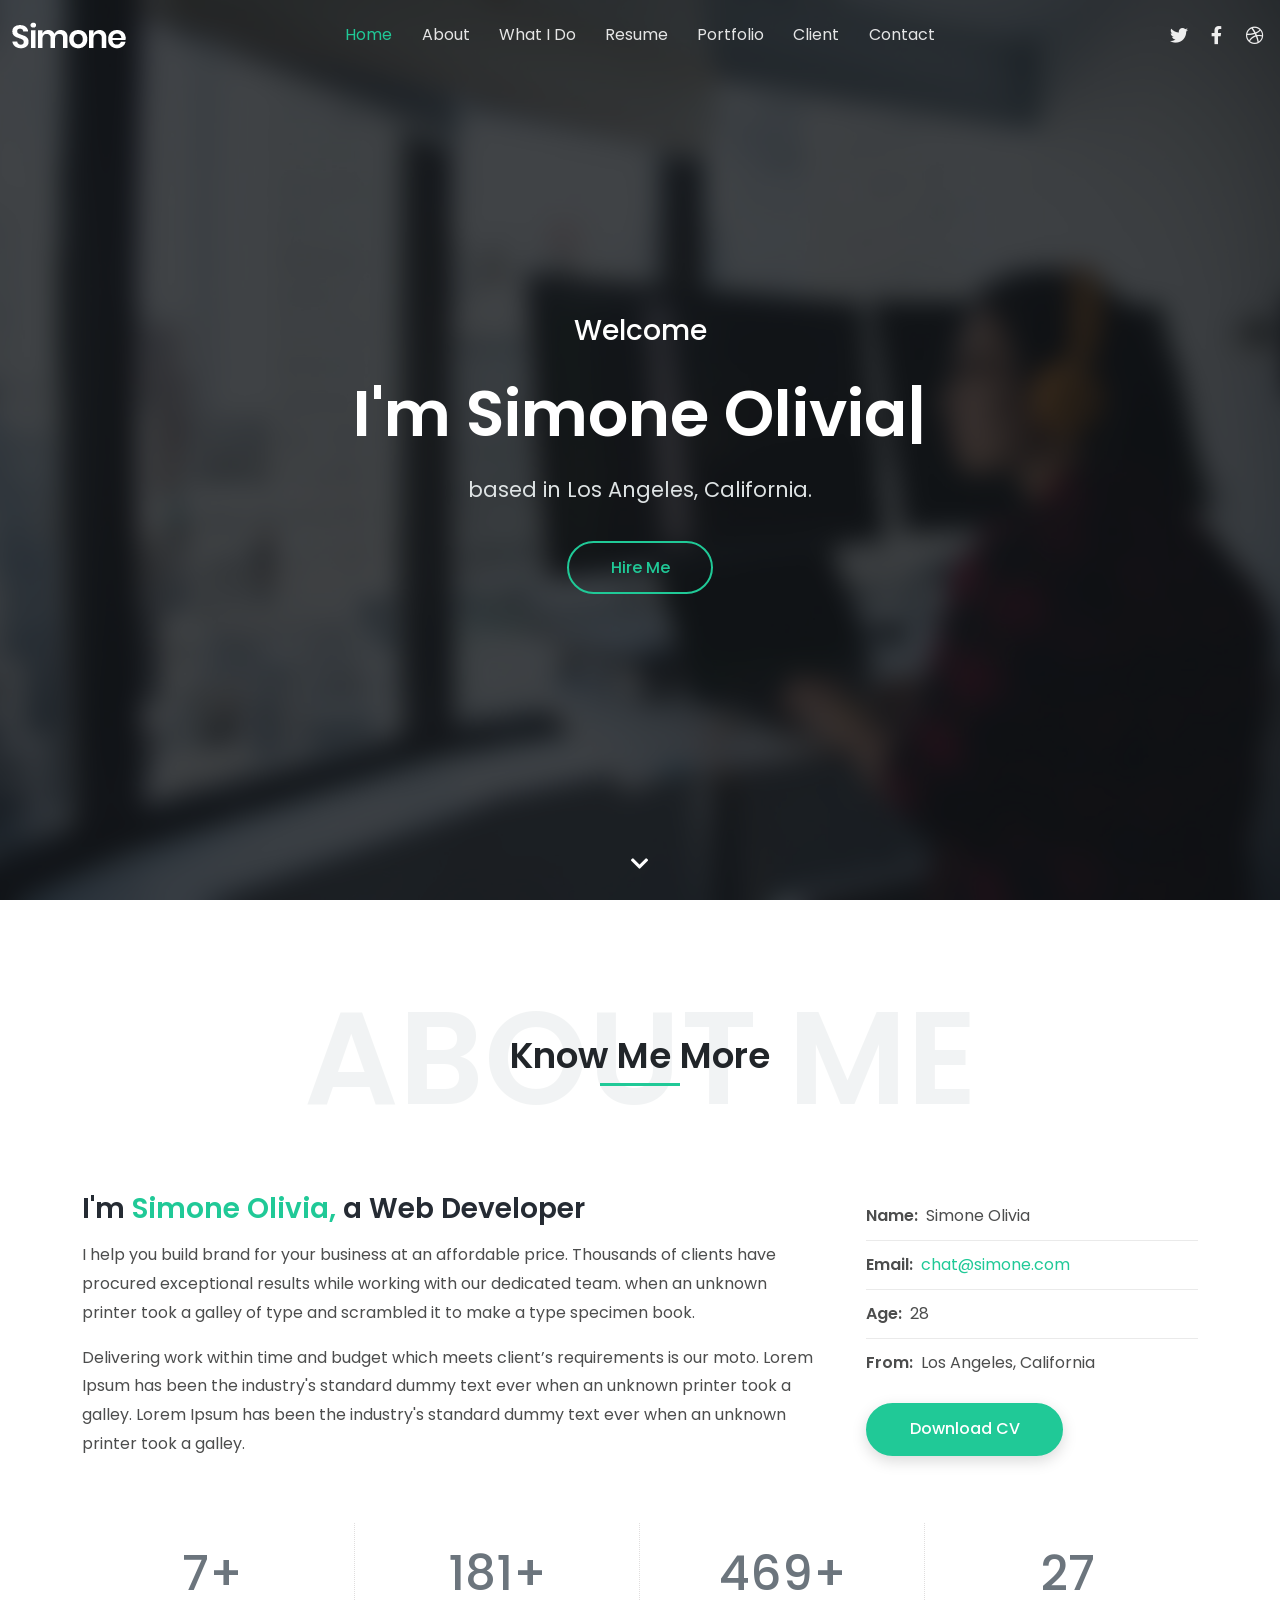
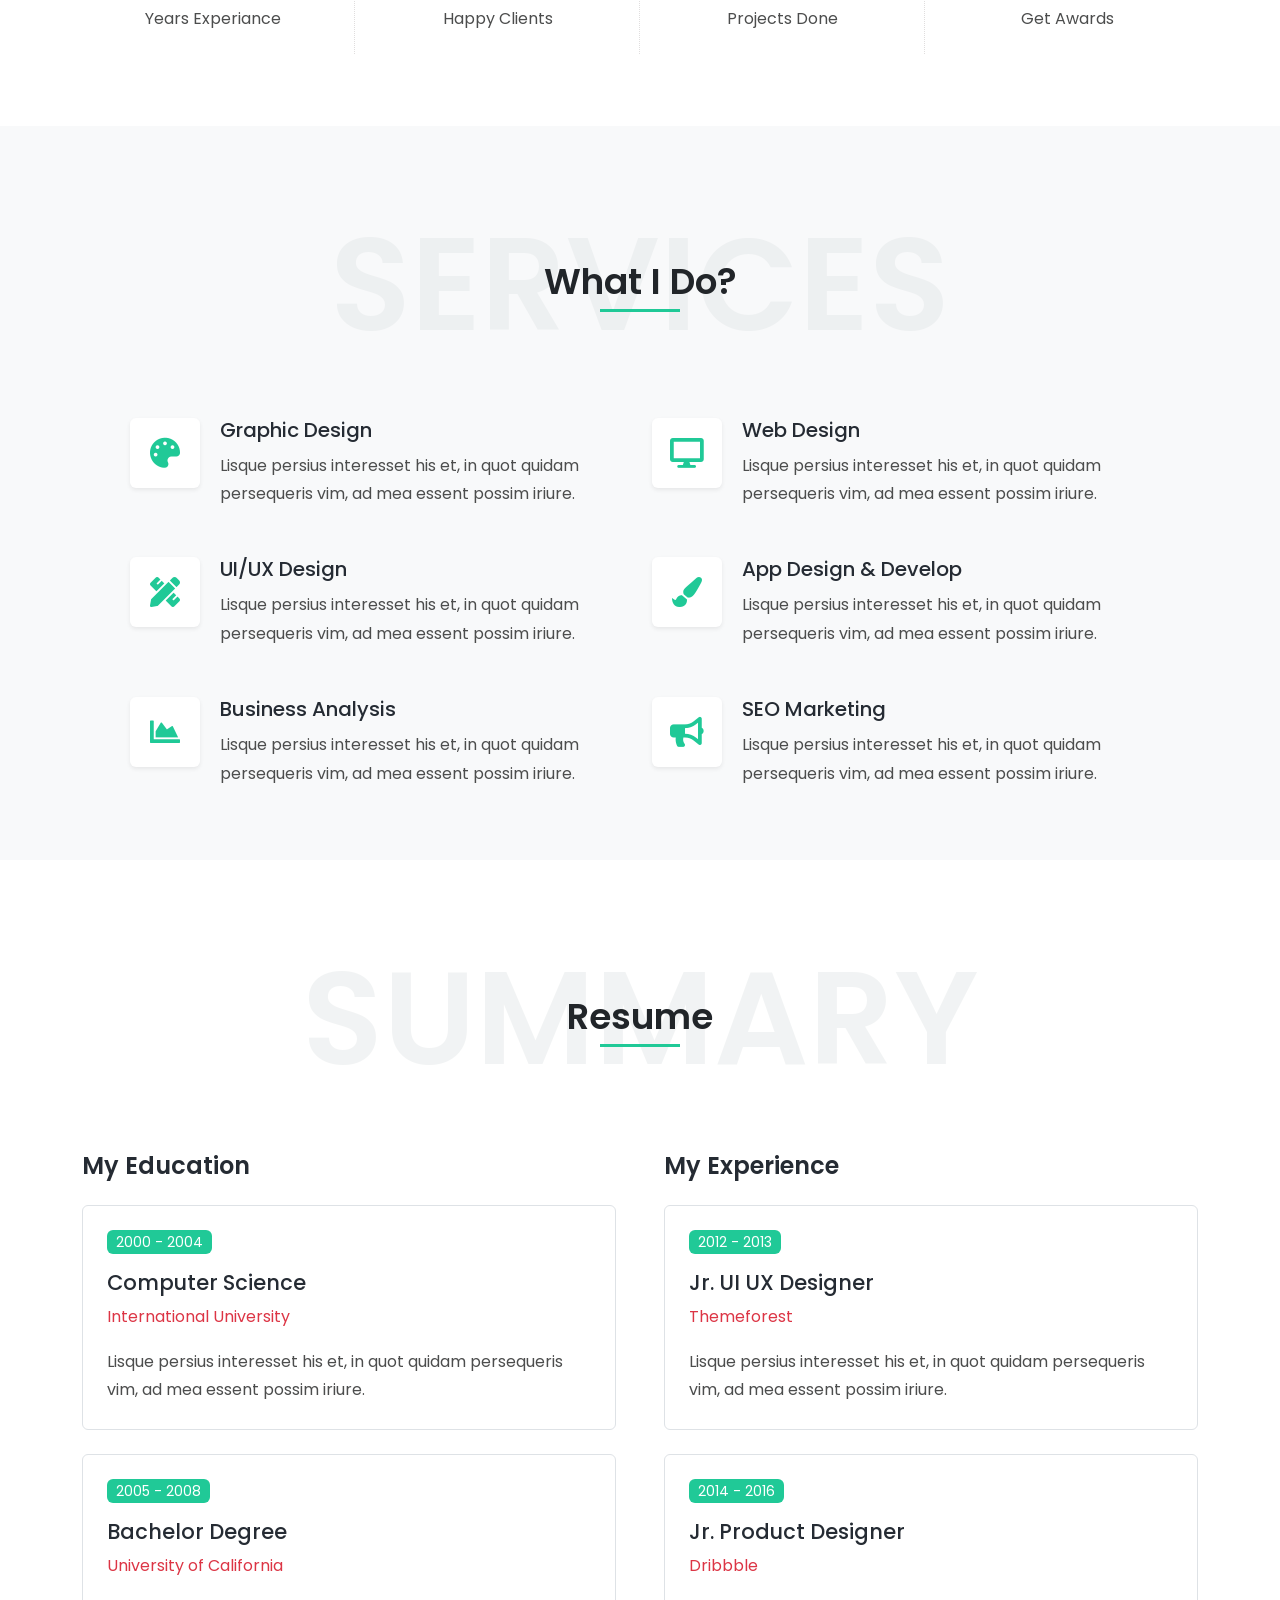
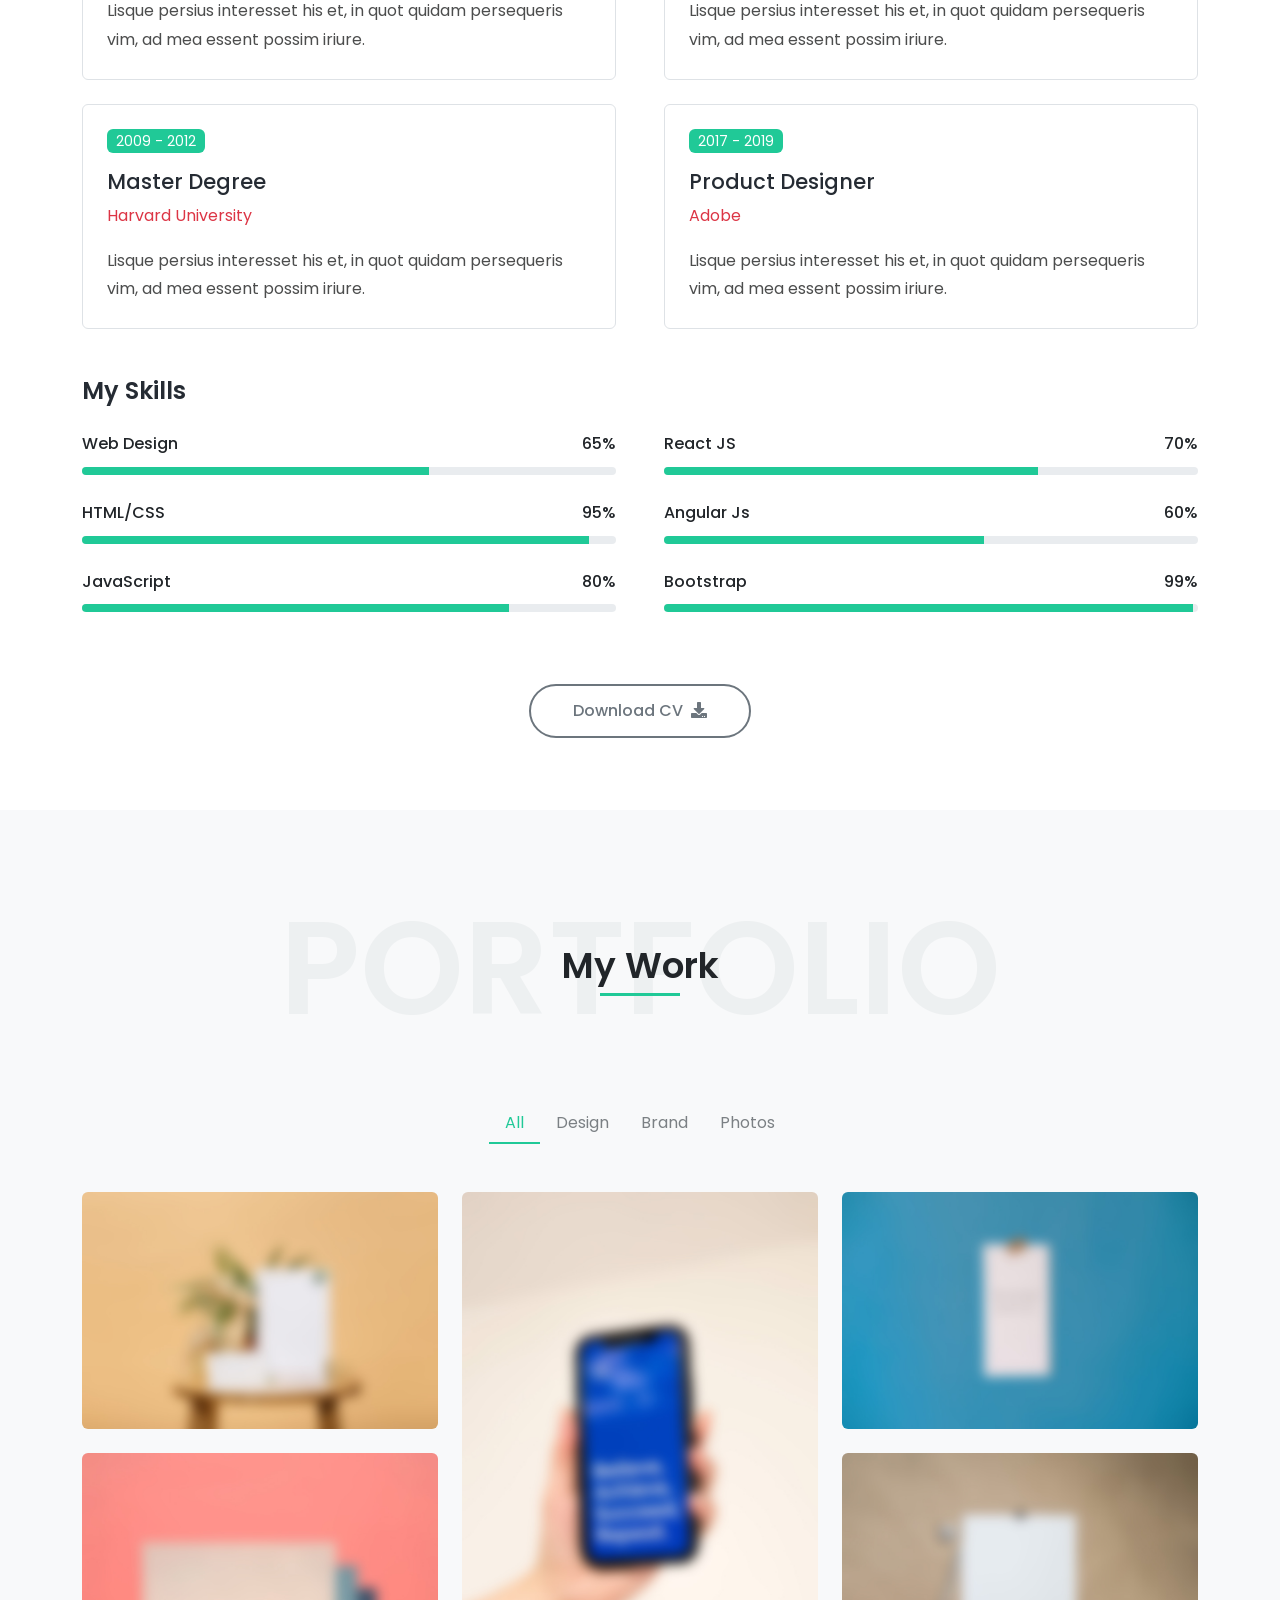
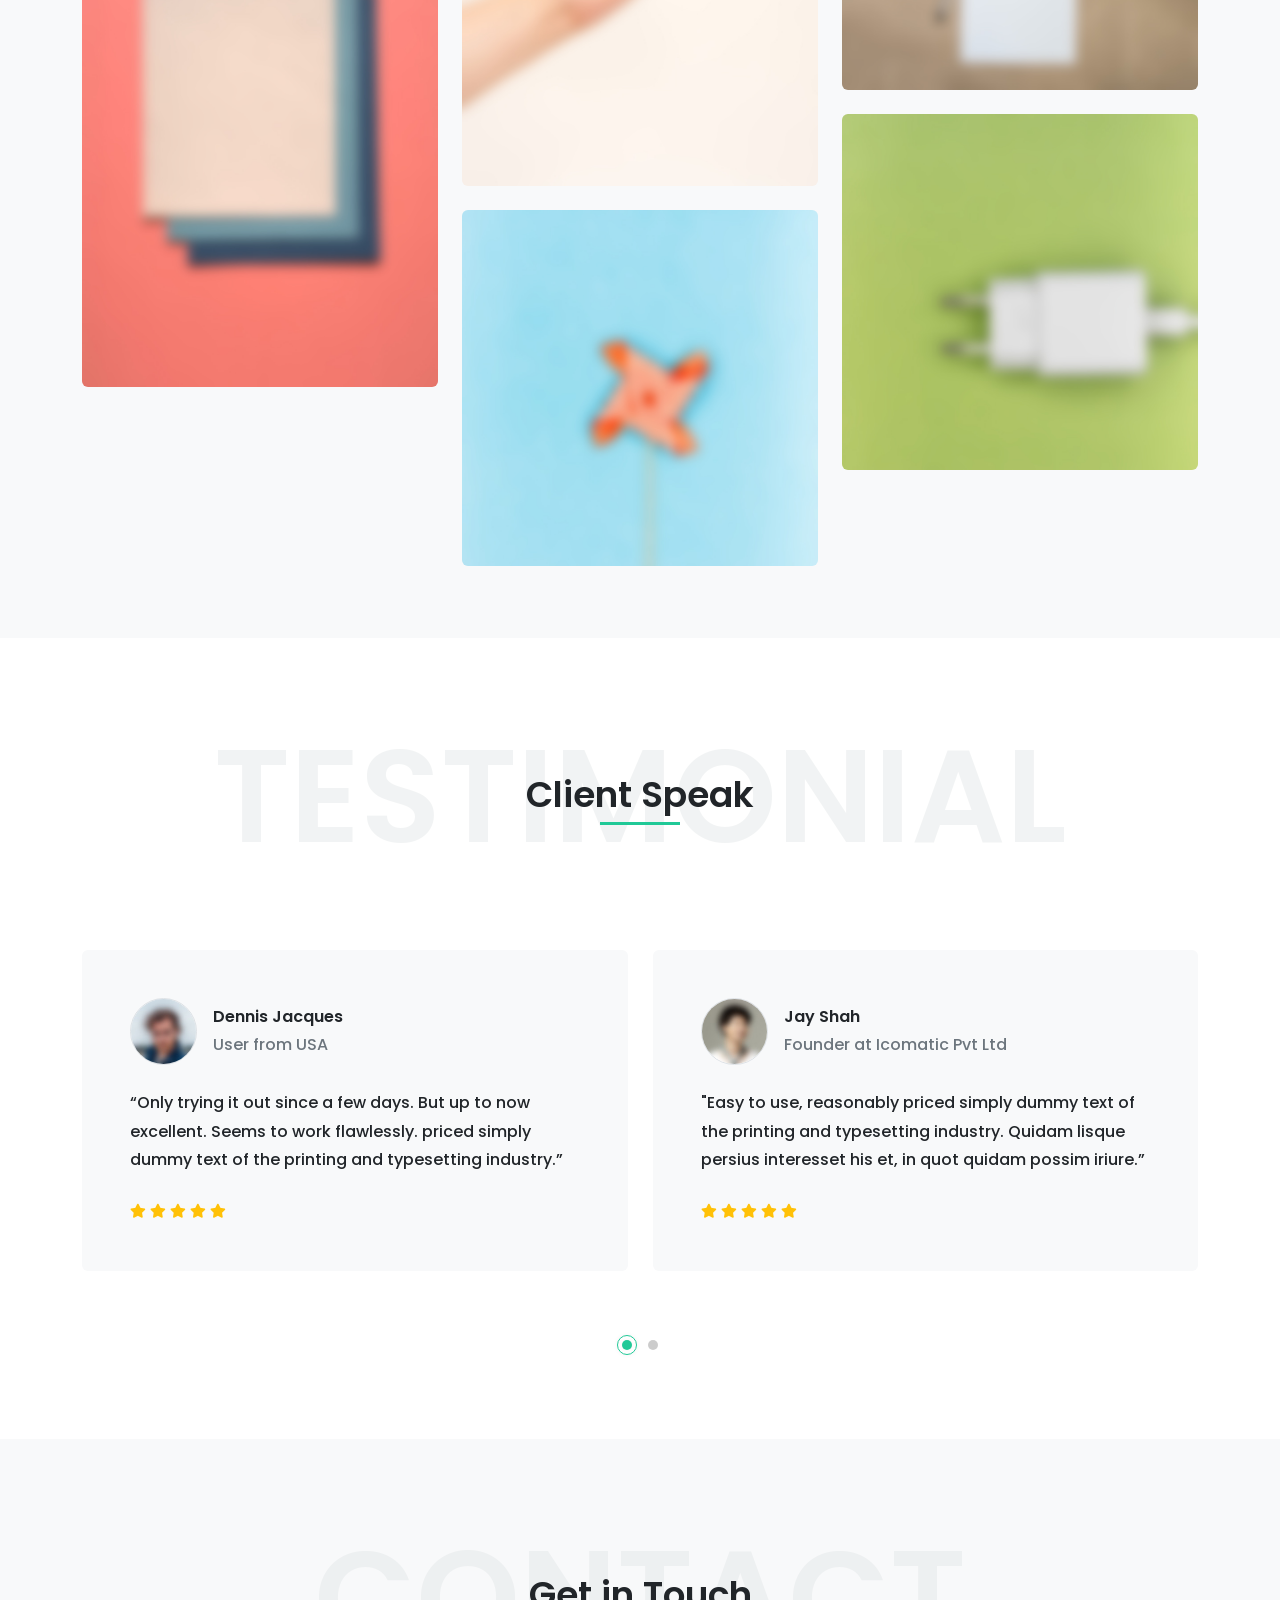
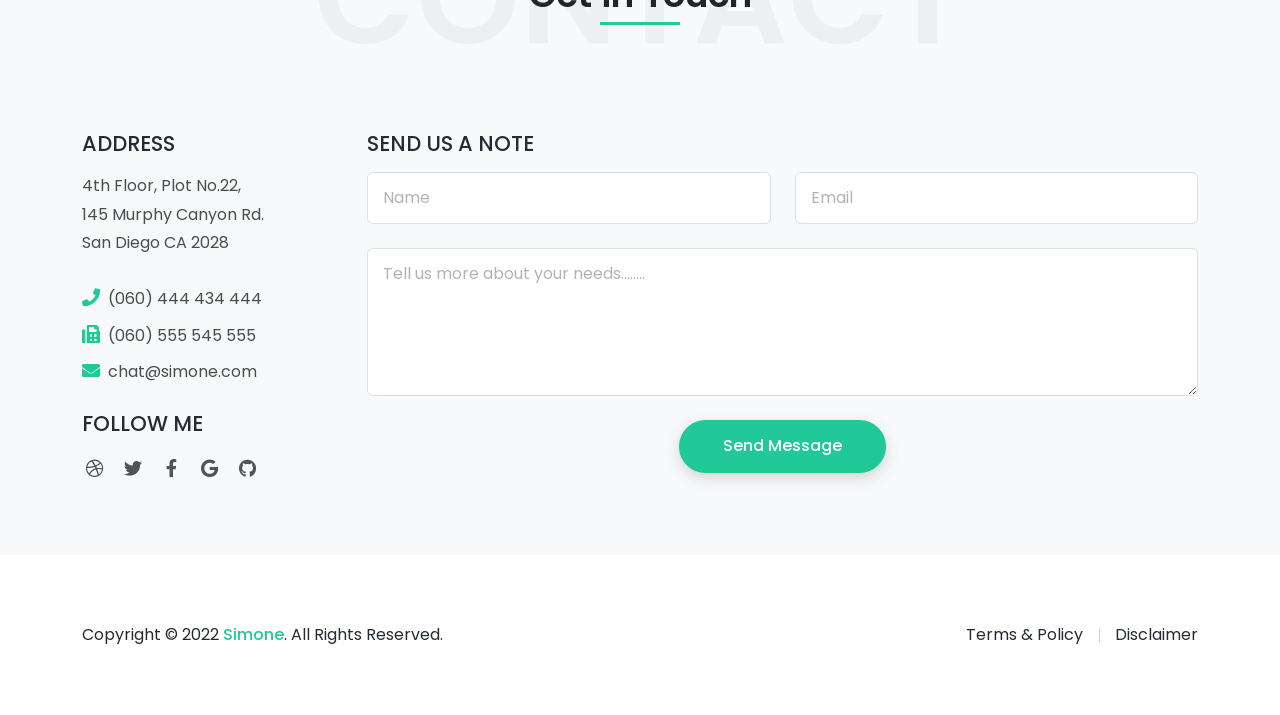
<file: demo2/HTML/index-classic-header.html>
<!DOCTYPE html>
<html lang="en">
<head>
<meta charset="UTF-8" />
<meta http-equiv="X-UA-Compatible" content="IE=edge">
<meta name="viewport" content="width=device-width, initial-scale=1">
<link href="images/favicon.png" rel="icon" />
<title>Simone - Personal Portfolio Template</title>
<meta name="description" content="Simone is responsive bootstrap 5 one page personal portfolio html template.">
<meta name="author" content="harnishdesign.net">

<!-- Web Fonts -->
<link href="https://fonts.googleapis.com/css2?family=Poppins:ital,wght@0,100;0,200;0,300;0,400;0,500;0,600;0,700;0,800;0,900;1,100;1,200;1,300;1,400;1,500;1,600;1,700;1,800;1,900&display=swap" rel="stylesheet">

<!-- Stylesheet
============================== -->
<!-- Bootstrap -->
<link rel="stylesheet" type="text/css" href="vendor/bootstrap/css/bootstrap.min.css" />
<!-- Font Awesome Icon -->
<link rel="stylesheet" type="text/css" href="vendor/font-awesome/css/all.min.css" />
<!-- Owl Carousel -->
<link rel="stylesheet" type="text/css" href="vendor/owl.carousel/assets/owl.carousel.min.css" />
<!-- Magnific Popup -->
<link rel="stylesheet" type="text/css" href="vendor/magnific-popup/magnific-popup.min.css" />
<!-- Custom Stylesheet -->
<link rel="stylesheet" type="text/css" href="css/stylesheet.css" />
</head>

<body data-bs-spy="scroll" data-bs-target="#header-nav" data-bs-offset="0">

<!-- Preloader -->
<div class="preloader">
  <div class="lds-ellipsis">
    <div></div>
    <div></div>
    <div></div>
    <div></div>
  </div>
</div>
<!-- Preloader End --> 

<!-- Document Wrapper   
=============================== -->
<div id="main-wrapper"> 
  <!-- Header
  ============================ -->
  <header id="header" class="sticky-top-slide"> 
    <!-- Navbar -->
    <nav class="primary-menu navbar navbar-expand-lg navbar-dark bg-transparent border-bottom-0">
      <div class="container-fluid position-relative g-lg-4">
        <div class="col-auto col-lg-2"> 
          <!-- Logo --> 
          <a class="logo" href="index.html" title="Simone"> <img src="images/logo-light.png" alt="Simone"/> </a> 
          <!-- Logo End --> 
        </div>
        <div class="col col-lg-8 navbar-accordion">
          <button class="navbar-toggler ms-auto" type="button" data-bs-toggle="collapse" data-bs-target="#header-nav"><span></span><span></span><span></span></button>
          <div id="header-nav" class="collapse navbar-collapse justify-content-center">
            <ul class="navbar-nav">
              <li class="nav-item"><a class="nav-link smooth-scroll active" href="#home">Home</a></li>
            <li class="nav-item"><a class="nav-link smooth-scroll" 	href="#about">About</a></li>
            <li class="nav-item"><a class="nav-link smooth-scroll" href="#services">What I Do</a></li>
            <li class="nav-item"><a class="nav-link smooth-scroll" href="#resume">Resume</a></li>
            <li class="nav-item"><a class="nav-link smooth-scroll" href="#portfolio">Portfolio</a></li>
            <li class="nav-item"><a class="nav-link smooth-scroll" href="#testimonial">Client</a></li>
            <li class="nav-item"><a class="nav-link smooth-scroll" href="#contact">Contact</a></li>
            </ul>
          </div>
        </div>
        <div class="col-auto col-lg-2 d-flex justify-content-end">
          <ul class="social-icons social-icons-light">
          <li class="social-icons-twitter"><a data-bs-toggle="tooltip" href="http://www.twitter.com/" target="_blank" title="" data-bs-original-title="Twitter"><i class="fab fa-twitter"></i></a></li>
		  <li class="social-icons-facebook"><a data-bs-toggle="tooltip" href="http://www.facebook.com/" target="_blank" title="" data-bs-original-title="Facebook"><i class="fab fa-facebook-f"></i></a></li>
          <li class="social-icons-dribbble"><a data-bs-toggle="tooltip" href="http://www.dribbble.com/" target="_blank" title="" data-bs-original-title="Dribbble"><i class="fab fa-dribbble"></i></a></li>
          </ul>
        </div>
      </div>
    </nav>
    <!-- Navbar End --> 
  </header>
  <!-- Header End --> 
		
  <!-- Content
  ============================================= -->
  <div id="content" role="main"> 
    
    <!-- Intro
    ============================================= -->
    <section id="home">
      <div class="hero-wrap">
        <div class="hero-mask opacity-8 bg-dark"></div>
        <div class="hero-bg parallax" style="background-image:url('images/intro-bg.jpg');"></div>
        <div class="hero-content section d-flex min-vh-100">
          <div class="container my-auto">
            <div class="row">
              <div class="col-12 text-center">
                <div class="typed-strings">
                  <p>I'm Simone Olivia</p>
                  <p>I'm a Freelancer.</p>
                  <p>I'm a Photographer.</p>
                  <p>I'm a Designer.</p>
                </div>
                <p class="text-7 fw-500 text-white mb-2 mb-md-3">Welcome</p>
                <h2 class="text-16 fw-600 text-white mb-2 mb-md-3"><span class="typed"></span></h2>
                <p class="text-5 text-light mb-4">based in Los Angeles, California.</p>
				<a href="#contact" class="btn btn-outline-primary rounded-pill shadow-none smooth-scroll mt-2">Hire Me</a>
              </div>
            </div>
          </div>
          <a href="#about" class="scroll-down-arrow text-white smooth-scroll"><span class="animated"><i class="fa fa-chevron-down"></i></span></a> </div>
      </div>
    </section>
    <!-- Intro end --> 
    
    <!-- About
    ============================================= -->
    <section id="about" class="section">
      <div class="container"> 
        <!-- Heading -->
        <div class="position-relative d-flex text-center mb-5">
          <h2 class="text-24 text-light opacity-4 text-uppercase fw-600 w-100 mb-0">About Me</h2>
          <p class="text-9 text-dark fw-600 position-absolute w-100 align-self-center lh-base mb-0">Know Me More<span class="heading-separator-line border-bottom border-3 border-primary d-block mx-auto"></span> </p>
        </div>
        <!-- Heading end-->
        
        <div class="row gy-5">
          <div class="col-lg-7 col-xl-8 text-center text-lg-start">
            <h2 class="text-7 fw-600 mb-3">I'm <span class="text-primary">Simone Olivia,</span> a Web Developer</h2>
            <p>I help you build brand for your business at an affordable price. Thousands of clients have procured exceptional results while working with our dedicated team. when an unknown printer took a galley of type and scrambled it to make a type specimen book.</p>
            <p>Delivering work within time and budget which meets client’s requirements is our moto. Lorem Ipsum has been the industry's standard dummy text ever when an unknown printer took a galley. Lorem Ipsum has been the industry's standard dummy text ever when an unknown printer took a galley.</p>
          </div>
          <div class="col-lg-5 col-xl-4">
            <div class="ps-lg-4">
              <ul class="list-style-2">
                <li class=""><span class="fw-600 me-2">Name:</span>Simone Olivia</li>
                <li class=""><span class="fw-600 me-2">Email:</span><a href="mailto:chat@simone.com">chat@simone.com</a></li>
                <li class=""><span class="fw-600 me-2">Age:</span>28</li>
                <li class="border-0"><span class="fw-600 me-2">From:</span>Los Angeles, California</li>
              </ul>
              <a href="#" class="btn btn-primary rounded-pill">Download CV</a> </div>
          </div>
        </div>
        <div class="brands-grid separator-border mt-5">
          <div class="row">
            <div class="col-6 col-md-3">
              <div class="featured-box text-center">
                <h4 class="text-12 text-muted mb-0"><span class="counter" data-from="0" data-to="10">10</span>+</h4>
                <p class="mb-0">Years Experiance</p>
              </div>
            </div>
            <div class="col-6 col-md-3">
              <div class="featured-box text-center">
                <h4 class="text-12 text-muted mb-0"><span class="counter" data-from="0" data-to="250">250</span>+</h4>
                <p class="mb-0">Happy Clients</p>
              </div>
            </div>
            <div class="col-6 col-md-3">
              <div class="featured-box text-center">
                <h4 class="text-12 text-muted mb-0"><span class="counter" data-from="0" data-to="650">650</span>+</h4>
                <p class="mb-0">Projects Done</p>
              </div>
            </div>
            <div class="col-6 col-md-3">
              <div class="featured-box text-center">
                <h4 class="text-12 text-muted mb-0"><span class="counter" data-from="0" data-to="38">20</span></h4>
                <p class="mb-0">Get Awards</p>
              </div>
            </div>
          </div>
        </div>
      </div>
    </section>
    <!-- About end --> 
    
    <!-- Services
    ============================================= -->
    <section id="services" class="section bg-light">
      <div class="container">
        <!-- Heading -->
        <div class="position-relative d-flex text-center mb-5">
          <h2 class="text-24 text-light opacity-4 text-uppercase fw-600 w-100 mb-0">Services</h2>
          <p class="text-9 text-dark fw-600 position-absolute w-100 align-self-center lh-base mb-0">What I Do?<span class="heading-separator-line border-bottom border-3 border-primary d-block mx-auto"></span> </p>
        </div>
        <!-- Heading end-->
        
        <div class="row">
          <div class="col-lg-11 mx-auto">
            <div class="row">
              <div class="col-md-6">
                <div class="featured-box style-3 mb-5">
                  <div class="featured-box-icon text-primary bg-white shadow-sm rounded"> <i class="fas fa-palette"></i> </div>
                  <h3>Graphic Design</h3>
                  <p class="mb-0">Lisque persius interesset his et, in quot quidam persequeris vim, ad mea essent possim iriure.</p>
                </div>
              </div>
              <div class="col-md-6">
                <div class="featured-box style-3 mb-5">
                  <div class="featured-box-icon text-primary bg-white shadow-sm rounded"> <i class="fas fa-desktop"></i></div>
                  <h3>Web Design</h3>
                  <p class="mb-0">Lisque persius interesset his et, in quot quidam persequeris vim, ad mea essent possim iriure.</p>
                </div>
              </div>
              <div class="col-md-6">
                <div class="featured-box style-3 mb-5">
                  <div class="featured-box-icon text-primary bg-white shadow-sm rounded"> <i class="fas fa-pencil-ruler"></i> </div>
                  <h3>UI/UX Design</h3>
                  <p class="mb-0">Lisque persius interesset his et, in quot quidam persequeris vim, ad mea essent possim iriure.</p>
                </div>
              </div>
              <div class="col-md-6">
                <div class="featured-box style-3 mb-5">
                  <div class="featured-box-icon text-primary bg-white shadow-sm rounded"> <i class="fas fa-paint-brush"></i> </div>
                  <h3>App Design &amp; Develop</h3>
                  <p class="mb-0">Lisque persius interesset his et, in quot quidam persequeris vim, ad mea essent possim iriure.</p>
                </div>
              </div>
              <div class="col-md-6">
                <div class="featured-box style-3 mb-5 mb-md-0">
                  <div class="featured-box-icon text-primary bg-white shadow-sm rounded"> <i class="fas fa-chart-area"></i> </div>
                  <h3>Business Analysis</h3>
                  <p class="mb-0">Lisque persius interesset his et, in quot quidam persequeris vim, ad mea essent possim iriure.</p>
                </div>
              </div>
              <div class="col-md-6">
                <div class="featured-box style-3 mb-0">
                  <div class="featured-box-icon text-primary bg-white shadow-sm rounded"> <i class="fas fa-bullhorn"></i> </div>
                  <h3>SEO Marketing</h3>
                  <p class="mb-0">Lisque persius interesset his et, in quot quidam persequeris vim, ad mea essent possim iriure.</p>
                </div>
              </div>
            </div>
          </div>
        </div>
      </div>
    </section>
    <!-- Services end --> 
    
    <!-- Resume
    ============================================= -->
    <section id="resume" class="section">
      <div class="container"> 
        <!-- Heading -->
        <div class="position-relative d-flex text-center mb-5">
          <h2 class="text-24 text-light opacity-4 text-uppercase fw-600 w-100 mb-0">Summary</h2>
          <p class="text-9 text-dark fw-600 position-absolute w-100 align-self-center lh-base mb-0">Resume<span class="heading-separator-line border-bottom border-3 border-primary d-block mx-auto"></span> </p>
        </div>
        <!-- Heading end-->
        
        <div class="row gx-5"> 
          <!-- My Education -->
          <div class="col-md-6">
            <h2 class="text-6 fw-600 mb-4">My Education</h2>
            <div class="bg-white border rounded p-4 mb-4">
              <p class="badge bg-primary text-2 fw-400">2000 - 2004</p>
              <h3 class="text-5">Computer Science</h3>
              <p class="text-danger">International University</p>
              <p class="mb-0">Lisque persius interesset his et, in quot quidam persequeris vim, ad mea essent possim iriure.</p>
            </div>
            <div class="bg-white border rounded p-4 mb-4">
              <p class="badge bg-primary text-2 fw-400">2005 - 2008</p>
              <h3 class="text-5">Bachelor Degree</h3>
              <p class="text-danger">University of California</p>
              <p class="mb-0">Lisque persius interesset his et, in quot quidam persequeris vim, ad mea essent possim iriure.</p>
            </div>
            <div class="bg-white border rounded p-4 mb-4">
              <p class="badge bg-primary text-2 fw-400">2009 - 2012</p>
              <h3 class="text-5">Master Degree</h3>
              <p class="text-danger">Harvard University</p>
              <p class="mb-0">Lisque persius interesset his et, in quot quidam persequeris vim, ad mea essent possim iriure.</p>
            </div>
          </div>
          
          <!-- My Experience -->
          <div class="col-md-6">
            <h2 class="text-6 fw-600 mb-4">My Experience</h2>
            <div class="bg-white border rounded p-4 mb-4">
              <p class="badge bg-primary text-2 fw-400">2012 - 2013</p>
              <h3 class="text-5">Jr. UI UX Designer</h3>
              <p class="text-danger">Themeforest</p>
              <p class="mb-0">Lisque persius interesset his et, in quot quidam persequeris vim, ad mea essent possim iriure.</p>
            </div>
            <div class="bg-white border rounded p-4 mb-4">
              <p class="badge bg-primary text-2 fw-400">2014 - 2016</p>
              <h3 class="text-5">Jr. Product Designer</h3>
              <p class="text-danger">Dribbble</p>
              <p class="mb-0">Lisque persius interesset his et, in quot quidam persequeris vim, ad mea essent possim iriure.</p>
            </div>
            <div class="bg-white border rounded p-4 mb-4">
              <p class="badge bg-primary text-2 fw-400">2017 - 2019</p>
              <h3 class="text-5">Product Designer</h3>
              <p class="text-danger">Adobe</p>
              <p class="mb-0">Lisque persius interesset his et, in quot quidam persequeris vim, ad mea essent possim iriure.</p>
            </div>
          </div>
        </div>
        <!-- My Skills -->
		<h2 class="text-6 fw-600 mt-4 mb-4">My Skills</h2>
        <div class="row gx-5">
          <div class="col-md-6">
            <p class="text-dark fw-500 text-start mb-2">Web Design <span class="float-end">65%</span></p>
            <div class="progress progress-sm mb-4">
              <div class="progress-bar" role="progressbar" style="width: 65%" aria-valuenow="65" aria-valuemin="0" aria-valuemax="100"></div>
            </div>
            <p class="text-dark fw-500 text-start mb-2">HTML/CSS <span class="float-end">95%</span></p>
            <div class="progress progress-sm mb-4">
              <div class="progress-bar" role="progressbar" style="width: 95%" aria-valuenow="95" aria-valuemin="0" aria-valuemax="100"></div>
            </div>
            <p class="text-dark fw-500 text-start mb-2">JavaScript <span class="float-end">80%</span></p>
            <div class="progress progress-sm mb-4">
              <div class="progress-bar" role="progressbar" style="width: 80%" aria-valuenow="80" aria-valuemin="0" aria-valuemax="100"></div>
            </div>
          </div>
          <div class="col-md-6">
            <p class="text-dark fw-500 text-start mb-2">React JS <span class="float-end">70%</span></p>
            <div class="progress progress-sm mb-4">
              <div class="progress-bar" role="progressbar" style="width: 70%" aria-valuenow="70" aria-valuemin="0" aria-valuemax="100"></div>
            </div>
            <p class="text-dark fw-500 text-start mb-2">Angular Js <span class="float-end">60%</span></p>
            <div class="progress progress-sm mb-4">
              <div class="progress-bar" role="progressbar" style="width: 60%" aria-valuenow="60" aria-valuemin="0" aria-valuemax="100"></div>
            </div>
            <p class="text-dark fw-500 text-start mb-2">Bootstrap <span class="float-end">99%</span></p>
            <div class="progress progress-sm mb-4">
              <div class="progress-bar" role="progressbar" style="width: 99%" aria-valuenow="99" aria-valuemin="0" aria-valuemax="100"></div>
            </div>
          </div>
        </div>
        <div class="text-center mt-5"><a href="#" class="btn btn-outline-secondary rounded-pill shadow-none">Download CV <span class="ms-1"><i class="fas fa-download"></i></span></a></div>
      </div>
    </section>
    <!-- Resume end --> 
    
    <!-- Portfolio
    ============================================= -->
    <section id="portfolio" class="section bg-light">
      <div class="container"> 
        <!-- Heading -->
        <div class="position-relative d-flex text-center mb-5">
          <h2 class="text-24 text-light opacity-4 text-uppercase fw-600 w-100 mb-0">Portfolio</h2>
          <p class="text-9 text-dark fw-600 position-absolute w-100 align-self-center lh-base mb-0">My Work<span class="heading-separator-line border-bottom border-3 border-primary d-block mx-auto"></span> </p>
        </div>
        <!-- Heading end--> 
        
        <!-- Filter Menu -->
        <ul class="portfolio-menu nav nav-tabs justify-content-center border-bottom-0 mb-5">
          <li class="nav-item"> <a data-filter="*" class="nav-link active" href="">All</a></li>
          <li class="nav-item"> <a data-filter=".design" href="" class="nav-link">Design</a></li>
          <li class="nav-item"> <a data-filter=".brand" href="" class="nav-link">Brand</a></li>
          <li class="nav-item"> <a data-filter=".photos" href="" class="nav-link">Photos</a></li>
        </ul>
        <!-- Filter Menu end -->
        <div class="portfolio ">
          <div class="row portfolio-filter g-4">
            <div class="col-sm-6 col-lg-4 brand">
              <div class="portfolio-box rounded">
                <div class="portfolio-img rounded"> <img class="img-fluid d-block" src="images/projects/project-1.jpg" alt="">
                  <div class="portfolio-overlay"> <a class="popup-youtube stretched-link" href="https://www.youtube.com/watch?v=PMNnEEEacCg"></a>
                    <div class="portfolio-overlay-details">
                      <h5 class="text-white fw-400">YouTube Video</h5>
                      <span class="text-light">Category</span> </div>
                  </div>
                </div>
              </div>
            </div>
            <div class="col-sm-6 col-lg-4 design">
              <div class="portfolio-box rounded">
                <div class="portfolio-img rounded"> <img class="img-fluid d-block" src="images/projects/project-2.jpg" alt="">
                  <div class="portfolio-overlay"> <a class="popup-vimeo stretched-link" href="https://vimeo.com/259411563"></a>
                    <div class="portfolio-overlay-details">
                      <h5 class="text-white fw-400">Vimeo Video</h5>
                      <span class="text-light">Category</span> </div>
                  </div>
                </div>
              </div>
            </div>
            <div class="col-sm-6 col-lg-4 artwork photos">
              <div class="portfolio-box rounded">
                <div class="portfolio-img rounded"> <img class="img-fluid d-block" src="images/projects/project-3.jpg" alt="">
                  <div class="portfolio-overlay popup-img-gallery"> <a class="popup-img stretched-link" href="images/projects/project-3.jpg"></a>
                    <div class="portfolio-overlay-details">
                      <h5 class="text-white fw-400">Mockups Design</h5>
                      <span class="text-light">Category</span> </div>
                  </div>
                </div>
              </div>
            </div>
            <div class="col-sm-6 col-lg-4 artwork brand photos">
              <div class="portfolio-box rounded">
                <div class="portfolio-img rounded"> <img class="img-fluid d-block" src="images/projects/project-4.jpg" alt="">
                  <div class="portfolio-overlay popup-ajax-gallery"> <a class="popup-ajax stretched-link" href="ajax/portfolio-ajax-project-4.html"></a>
                    <div class="portfolio-overlay-details">
                      <h5 class="text-white fw-400">Detailed Project</h5>
                      <span class="text-light">Category</span> </div>
                  </div>
                </div>
              </div>
            </div>
            <div class="col-sm-6 col-lg-4 design">
              <div class="portfolio-box rounded">
                <div class="portfolio-img rounded"> <img class="img-fluid d-block" src="images/projects/project-5.jpg" alt="">
                  <div class="portfolio-overlay popup-ajax-gallery"> <a class="popup-ajax stretched-link" href="ajax/portfolio-ajax-project-5.html"></a>
                    <div class="portfolio-overlay-details">
                      <h5 class="text-white fw-400">Detailed Project</h5>
                      <span class="text-light">Category</span> </div>
                  </div>
                </div>
              </div>
            </div>
            <div class="col-sm-6 col-lg-4 brand">
              <div class="portfolio-box rounded">
                <div class="portfolio-img rounded"> <img class="img-fluid d-block" src="images/projects/project-6.jpg" alt="">
                  <div class="portfolio-overlay popup-ajax-gallery"> <a class="popup-ajax stretched-link" href="ajax/portfolio-ajax-project-6.html"></a>
                    <div class="portfolio-overlay-details">
                      <h5 class="text-white fw-400">Detailed Project</h5>
                      <span class="text-light">Category</span> </div>
                  </div>
                </div>
              </div>
            </div>
            <div class="col-sm-6 col-lg-4 design photos">
              <div class="portfolio-box rounded">
                <div class="portfolio-img rounded"> <img class="img-fluid d-block" src="images/projects/project-7.jpg" alt="">
                  <div class="portfolio-overlay popup-ajax-gallery"> <a class="popup-ajax stretched-link" href="ajax/portfolio-ajax-project-7.html"></a>
                    <div class="portfolio-overlay-details">
                      <h5 class="text-white fw-400">Detailed Project</h5>
                      <span class="text-light">Category</span> </div>
                  </div>
                </div>
              </div>
            </div>
          </div>
        </div>
      </div>
    </section>
    <!-- Portfolio end --> 
    
    <!-- Testimonial
    ============================================= -->
    <section id="testimonial" class="section">
      <div class="container"> 
        <!-- Heading -->
        <div class="position-relative d-flex text-center mb-5">
          <h2 class="text-24 text-light opacity-4 text-uppercase fw-600 w-100 mb-0">Testimonial</h2>
          <p class="text-9 text-dark fw-600 position-absolute w-100 align-self-center lh-base mb-0">Client Speak<span class="heading-separator-line border-bottom border-3 border-primary d-block mx-auto"></span> </p>
        </div>
        <!-- Heading end-->
        
        <div class="owl-carousel owl-theme" data-loop="true" data-nav="false" data-autoplay="false" data-margin="25" data-stagepadding="0" data-slideby="1" data-items-xs="1" data-items-sm="1" data-items-md="1" data-items-lg="2">
          <div class="item">
            <div class="bg-light rounded p-5">
              <div class="d-flex align-items-center mt-auto mb-4"> <img class="img-fluid rounded-circle border d-inline-block w-auto" src="images/testimonial/client-sm-3.jpg" alt="">
                <p class="ms-3 mb-0"><strong class="d-block text-dark fw-600">Dennis Jacques</strong> <span class="text-muted fw-500">User from USA</span></p>
              </div>
              <p class="text-dark fw-500 mb-4">“Only trying it out since a few days. But up to now excellent. Seems to work flawlessly. priced simply dummy text of the printing and typesetting industry.”</p>
              <span class="text-2"> <i class="fas fa-star text-warning"></i> <i class="fas fa-star text-warning"></i> <i class="fas fa-star text-warning"></i> <i class="fas fa-star text-warning"></i> <i class="fas fa-star text-warning"></i> </span> </div>
          </div>
          <div class="item">
            <div class="bg-light rounded p-5">
              <div class="d-flex align-items-center mt-auto mb-4"> <img class="img-fluid rounded-circle border d-inline-block w-auto" src="images/testimonial/client-sm-1.jpg" alt="">
                <p class="ms-3 mb-0"><strong class="d-block text-dark fw-600">Jay Shah</strong> <span class="text-muted fw-500">Founder at Icomatic Pvt Ltd</span></p>
              </div>
              <p class="text-dark fw-500 mb-4">"Easy to use, reasonably priced simply dummy text of the printing and typesetting industry. Quidam lisque persius interesset his et, in quot quidam possim iriure.”</p>
              <span class="text-2"> <i class="fas fa-star text-warning"></i> <i class="fas fa-star text-warning"></i> <i class="fas fa-star text-warning"></i> <i class="fas fa-star text-warning"></i> <i class="fas fa-star text-warning"></i> </span> </div>
          </div>
          <div class="item">
            <div class="bg-light rounded p-5">
              <div class="d-flex align-items-center mt-auto mb-4"> <img class="img-fluid rounded-circle border d-inline-block w-auto" src="images/testimonial/client-sm-2.jpg" alt="">
                <p class="ms-3 mb-0"><strong class="d-block text-dark fw-600">Patrick Cary</strong> <span class="text-muted fw-500">Freelancer from USA</span></p>
              </div>
              <p class="text-dark fw-500 mb-4">“I am happy Working with printing and typesetting industry. Quidam lisque persius interesset his et, in quot quidam persequeris essent possim iriure.”</p>
              <span class="text-2"> <i class="fas fa-star text-warning"></i> <i class="fas fa-star text-warning"></i> <i class="fas fa-star text-warning"></i> <i class="fas fa-star text-warning"></i> <i class="fas fa-star text-warning"></i> </span> </div>
          </div>
          <div class="item">
            <div class="bg-light rounded p-5">
              <div class="d-flex align-items-center mt-auto mb-4"> <img class="img-fluid rounded-circle border d-inline-block w-auto" src="images/testimonial/client-sm-4.jpg" alt="">
                <p class="ms-3 mb-0"><strong class="d-block text-dark fw-600">Chris Tom</strong> <span class="text-muted fw-500">User from UK</span></p>
              </div>
              <p class="text-dark fw-500 mb-4">“I have used them twice now. Good rates, very efficient service and priced simply dummy text of the printing and typesetting industry quidam interesset his et. Excellent.”</p>
              <span class="text-2"> <i class="fas fa-star text-warning"></i> <i class="fas fa-star text-warning"></i> <i class="fas fa-star text-warning"></i> <i class="fas fa-star text-warning"></i> <i class="fas fa-star text-warning"></i> </span> </div>
          </div>
        </div>
      </div>
    </section>
    <!-- Testimonial end --> 
    
    <!-- Contact Me
    ============================================= -->
    <section id="contact" class="section bg-light">
      <div class="container">
        <!-- Heading -->
        <div class="position-relative d-flex text-center mb-5">
          <h2 class="text-24 text-light opacity-4 text-uppercase fw-600 w-100 mb-0">Contact</h2>
          <p class="text-9 text-dark fw-600 position-absolute w-100 align-self-center lh-base mb-0">Get in Touch<span class="heading-separator-line border-bottom border-3 border-primary d-block mx-auto"></span> </p>
        </div>
        <!-- Heading end-->
        <div class="row gy-5">
          <div class="col-md-4 col-xl-3 order-1 order-md-0 text-center text-md-start">
            <h2 class="mb-3 text-5 text-uppercase">Address</h2>
            <p class="text-3 mb-4">4th Floor, Plot No.22,<br>
              145 Murphy Canyon Rd.<br>
              San Diego CA 2028 </p>
            <p class="text-3 mb-1"><span class="text-primary text-4 me-2"><i class="fas fa-phone"></i></span>(060) 444 434 444</p>
            <p class="text-3 mb-1"><span class="text-primary text-4 me-2"><i class="fas fa-fax"></i></span>(060) 555 545 555</p>
            <p class="text-3 mb-4"><span class="text-primary text-4 me-2"><i class="fas fa-envelope"></i></span>chat@simone.com</p>
            <h2 class="mb-3 text-5 text-uppercase">Follow Me</h2>
            <ul class="social-icons justify-content-center justify-content-md-start">
              <li class="social-icons-dribbble"><a data-bs-toggle="tooltip" href="http://www.dribbble.com/harnishdesign/" target="_blank" title="Dribbble"><i class="fab fa-dribbble"></i></a></li>
              <li class="social-icons-twitter"><a data-bs-toggle="tooltip" href="https://twitter.com/harnishdesign/" target="_blank" title="Twitter"><i class="fab fa-twitter"></i></a></li>
              <li class="social-icons-facebook"><a data-bs-toggle="tooltip" href="http://www.facebook.com/harnishdesign/" target="_blank" title="Facebook"><i class="fab fa-facebook-f"></i></a></li>
              <li class="social-icons-google"><a data-bs-toggle="tooltip" href="http://www.google.com/" target="_blank" title="Google"><i class="fab fa-google"></i></a></li>
              <li class="social-icons-github"><a data-bs-toggle="tooltip" href="http://www.github.com/" target="_blank" title="GitHub"><i class="fab fa-github"></i></a></li>
            </ul>
          </div>
          <div class="col-md-8 col-xl-9 order-0 order-md-1">
            <h2 class="mb-3 text-5 text-uppercase text-center text-md-start">Send us a note</h2>
			<form id="contact-form" action="php/mail.php" method="post">
              
			  <div class="row g-4">
                <div class="col-xl-6">
                    <input name="name" type="text" class="form-control" required placeholder="Name">
                </div>
                <div class="col-xl-6">
                    <input name="email" type="email" class="form-control" required placeholder="Email">
                </div>
				<div class="col">
					<textarea name="form-message" class="form-control" rows="5" required placeholder="Tell us more about your needs........"></textarea>
				</div>
              </div>
			  
              <p class="text-center mt-4 mb-0">
				<button id="submit-btn" class="btn btn-primary rounded-pill d-inline-flex" type="submit">Send Message</button>
              </p>
            </form>
          </div>
        </div>
      </div>
    </section>
    <!-- Contact Me end --> 
    
  </div>
  <!-- Content end --> 
  
  <!-- Footer
  ============================================= -->
  <footer id="footer" class="section">
    <div class="container">
      <div class="row">
        <div class="col-lg-6 text-center text-lg-start">
          <p class="mb-3 mb-lg-0">Copyright © 2022 <a href="#" class="fw-500">Simone</a>. All Rights Reserved.</p>
        </div>
        <div class="col-lg-6">
          <ul class="nav nav-separator justify-content-center justify-content-lg-end">
            <li class="nav-item"> <a class="nav-link" data-bs-toggle="modal" data-bs-target="#terms-policy" href="#">Terms & Policy</a></li>
            <li class="nav-item"> <a class="nav-link" data-bs-toggle="modal" data-bs-target="#disclaimer" href="#">Disclaimer</a></li>
          </ul>
        </div>
      </div>
    </div>
  </footer>
  <!-- Footer end --> 
  
</div>
<!-- Document Wrapper end --> 

<!-- Back to Top
============================================= --> 
<a id="back-to-top" class="rounded-circle" data-bs-toggle="tooltip" title="Back to Top" href="javascript:void(0)"><i class="fa fa-chevron-up"></i></a> 

<!-- Terms & Policy Modal
================================== -->
<div id="terms-policy" class="modal fade" role="dialog" aria-hidden="true">
  <div class="modal-dialog modal-lg modal-dialog-centered" role="document">
    <div class="modal-content">
      <div class="modal-header">
        <h5 class="modal-title">Terms & Policy</h5>
        <button type="button" class="btn-close" data-bs-dismiss="modal" aria-label="Close"></button>
      </div>
      <div class="modal-body p-4">
        <p>Simply dummy text of the printing and typesetting industry. Lorem Ipsum has been the industry's standard dummy text ever since the 1500s, when an unknown printer took a galley of type and scrambled it to make a type specimen book. It has survived not only five centuries, but also the leap into electronic typesetting, remaining essentially unchanged.</p>
        <h3 class="mb-3 mt-4 mt-4">Terms of Use</h3>
        <p>It has survived not only five centuries, but also the leap into electronic typesetting, remaining essentially unchanged. Simply dummy text of the printing and typesetting industry.</p>
        <h5 class="text-4 mt-4">Part I – Information Simone collects and controls</h5>
        <p>Lorem Ipsum has been the industry's standard dummy text ever since the 1500s, when an unknown printer took a galley of type and scrambled it to make a type specimen book.</p>
        <h5 class="text-4 mt-4">Part II – Information that Simone processes on your behalf</h5>
        <p>Lorem Ipsum has been the industry's standard dummy text ever since the 1500s, when an unknown printer took a galley of type and scrambled it to make a type specimen book.</p>
        <h5 class="text-4 mt-4">Part III – General</h5>
        <p>It has survived not only five centuries, but also the leap into electronic typesetting, remaining essentially unchanged. Lorem Ipsum has been the industry's standard dummy text ever since the 1500s, when an unknown printer took a galley of type and scrambled it to make a type specimen book.</p>
        <h3 class="mb-3 mt-4">Privacy Policy</h3>
        <p>Lorem Ipsum is simply dummy text of the printing and typesetting industry. Lorem Ipsum has been the industry's standard dummy text ever since the 1500s, when an unknown printer took a galley of type and scrambled it to make a type specimen book. </p>
        <ol class="lh-lg">
          <li>Lisque persius interesset his et, in quot quidam persequeris vim, ad mea essent possim iriure.</li>
          <li>Quidam lisque persius interesset his et, Lisque persius interesset his et, in quot quidam persequeris vim, ad mea essent possim iriure.</li>
          <li>In quot quidam persequeris vim, ad mea essent possim iriure. Quidam lisque persius interesset his et.</li>
          <li>Quidam lisque persius interesset his et, Lisque persius interesset his et.</li>
          <li>Interesset his et, Lisque persius interesset his et, in quot quidam persequeris vim, ad mea essent possim iriure.</li>
          <li>Persius interesset his et, Lisque persius interesset his et, in quot quidam persequeris vim, ad mea essent possim iriure.</li>
          <li>Quot quidam persequeris vim Quidam lisque persius interesset his et, Lisque persius interesset his et, in quot quidam persequeris vim, ad mea essent possim iriure.</li>
        </ol>
      </div>
    </div>
  </div>
</div>
<!-- Terms & Policy Modal End --> 

<!-- Disclaimer Modal
================================== -->
<div id="disclaimer" class="modal fade" role="dialog" aria-hidden="true">
  <div class="modal-dialog modal-lg modal-dialog-centered" role="document">
    <div class="modal-content">
      <div class="modal-header">
        <h5 class="modal-title">Copyright & Disclaimer</h5>
		<button type="button" class="btn-close" data-bs-dismiss="modal" aria-label="Close"></button>
      </div>
      <div class="modal-body p-4">
        <p>Simply dummy text of the printing and typesetting industry. Lorem Ipsum has been the industry's standard dummy text ever since the 1500s, when an unknown printer took a galley of type and scrambled it to make a type specimen book. </p>
        <ul class="lh-lg">
          <li>Lisque persius interesset his et, in quot quidam persequeris vim, ad mea essent possim iriure.</li>
          <li>Quidam lisque persius interesset his et, Lisque persius interesset his et, in quot quidam persequeris vim, ad mea essent possim iriure.</li>
          <li>In quot quidam persequeris vim, ad mea essent possim iriure. Quidam lisque persius interesset his et.</li>
          <li>Quidam lisque persius interesset his et, Lisque persius interesset his et.</li>
          <li>Interesset his et, Lisque persius interesset his et, in quot quidam persequeris vim, ad mea essent possim iriure.</li>
          <li>Persius interesset his et, Lisque persius interesset his et, in quot quidam persequeris vim, ad mea essent possim iriure.</li>
          <li>Quot quidam persequeris vim Quidam lisque persius interesset his et, Lisque persius interesset his et, in quot quidam persequeris vim, ad mea essent possim iriure.</li>
        </ul>
      </div>
    </div>
  </div>
</div>
<!-- Disclaimer Modal End --> 

<!-- JavaScript --> 
<script src="vendor/jquery/jquery.min.js"></script> 
<script src="vendor/bootstrap/js/bootstrap.bundle.min.js"></script> 
<!-- Easing --> 
<script src="vendor/jquery.easing/jquery.easing.min.js"></script> 
<!-- Appear --> 
<script src="vendor/jquery.appear/jquery.appear.min.js"></script> 
<!-- Images Loaded --> 
<script src="vendor/imagesloaded/imagesloaded.pkgd.min.js"></script> 
<!-- Counter --> 
<script src="vendor/jquery.countTo/jquery.countTo.min.js"></script> 
<!-- Parallax Bg --> 
<script src="vendor/parallaxie/parallaxie.min.js"></script> 
<!-- Typed --> 
<script src="vendor/typed/typed.min.js"></script> 
<!-- Owl Carousel --> 
<script src="vendor/owl.carousel/owl.carousel.min.js"></script> 
<!-- isotope Portfolio Filter --> 
<script src="vendor/isotope/isotope.pkgd.min.js"></script> 
<!-- Magnific Popup --> 
<script src="vendor/magnific-popup/jquery.magnific-popup.min.js"></script> 
<!-- Custom Script --> 
<script src="js/theme.js"></script>
</body>
</html>
</file>
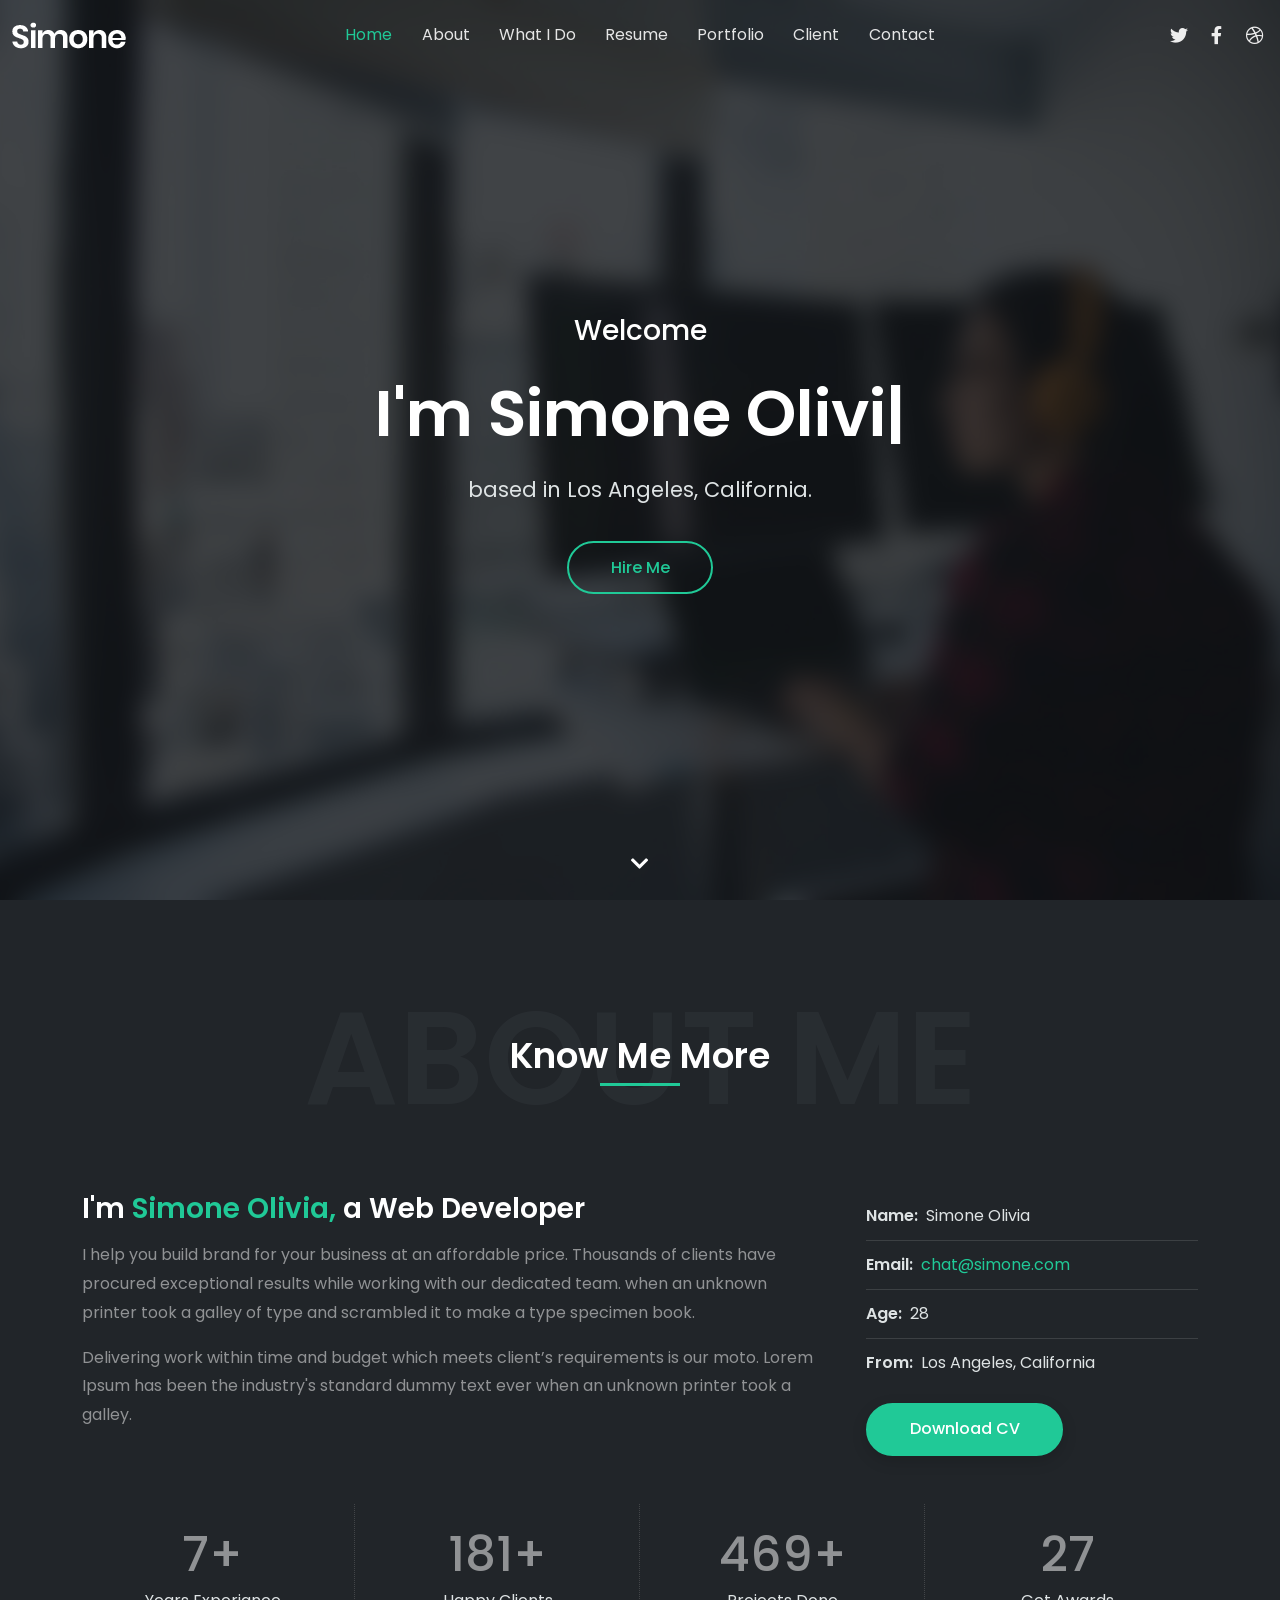
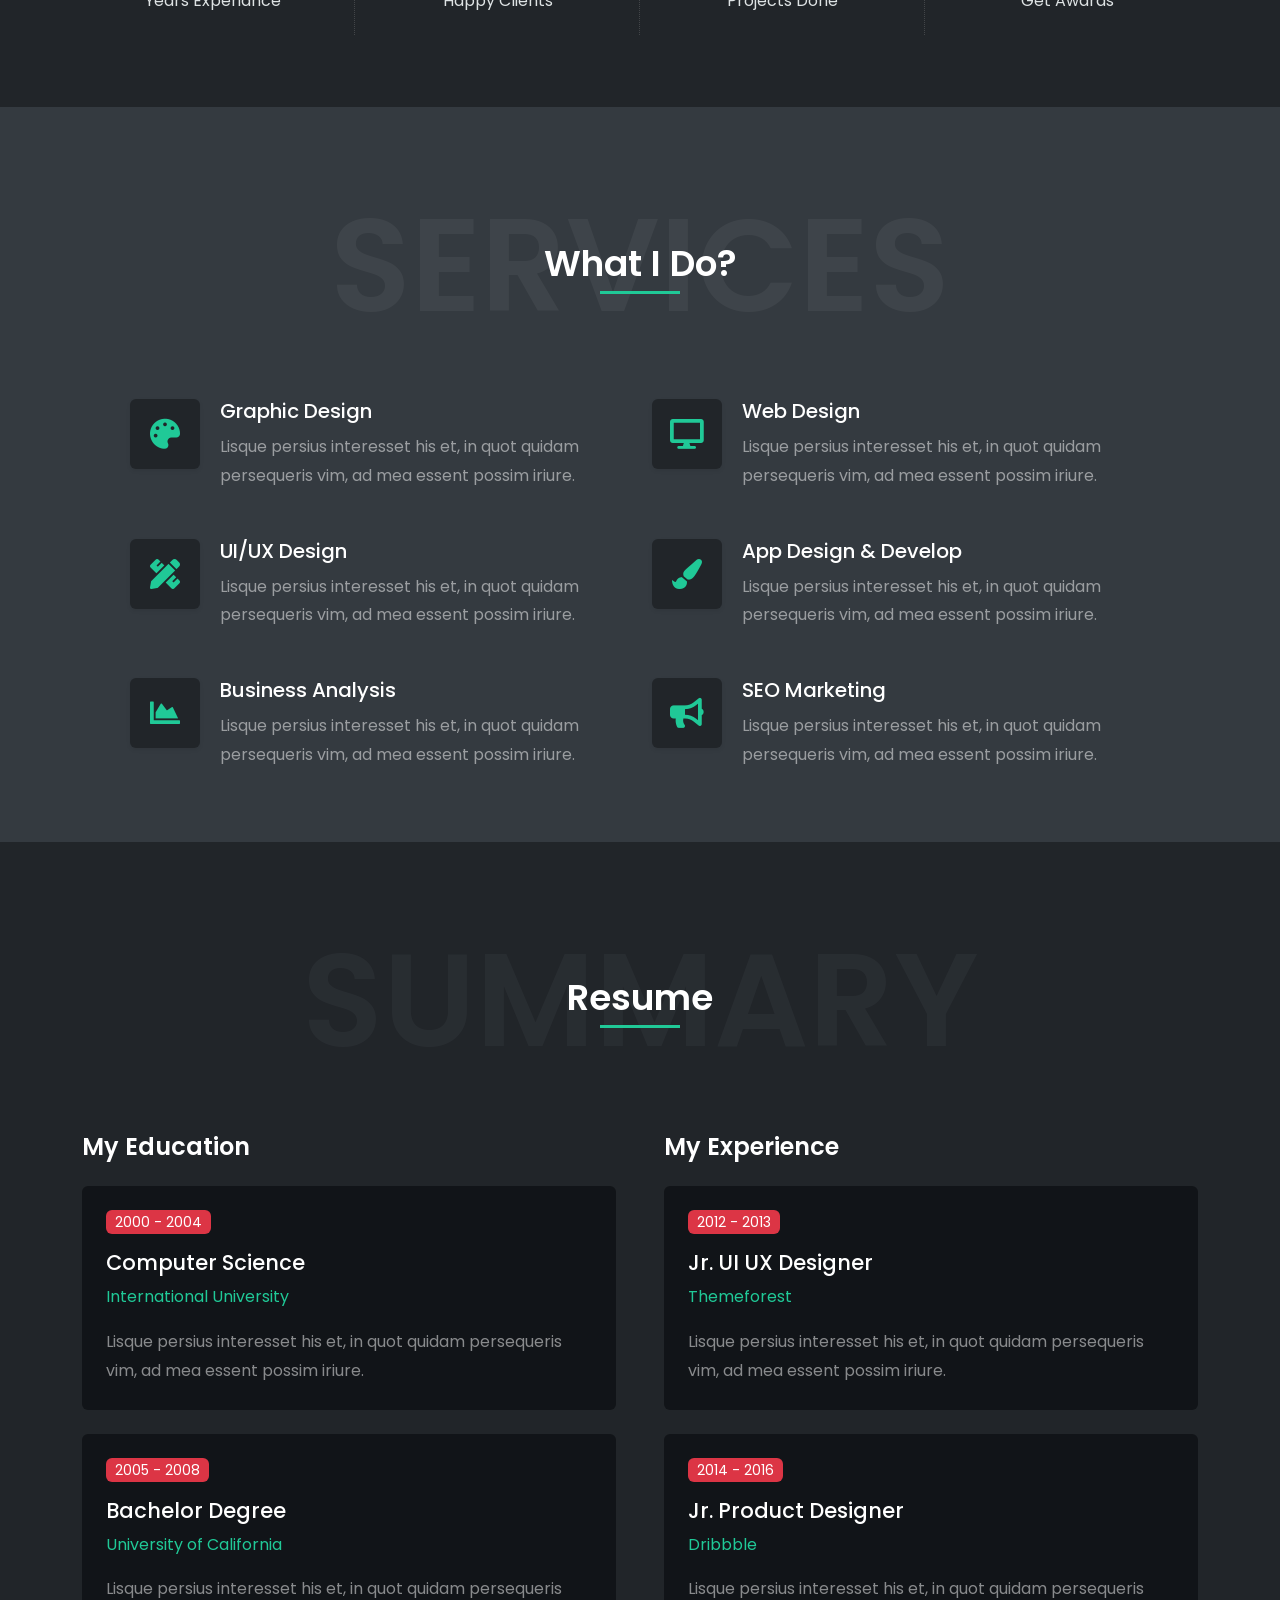
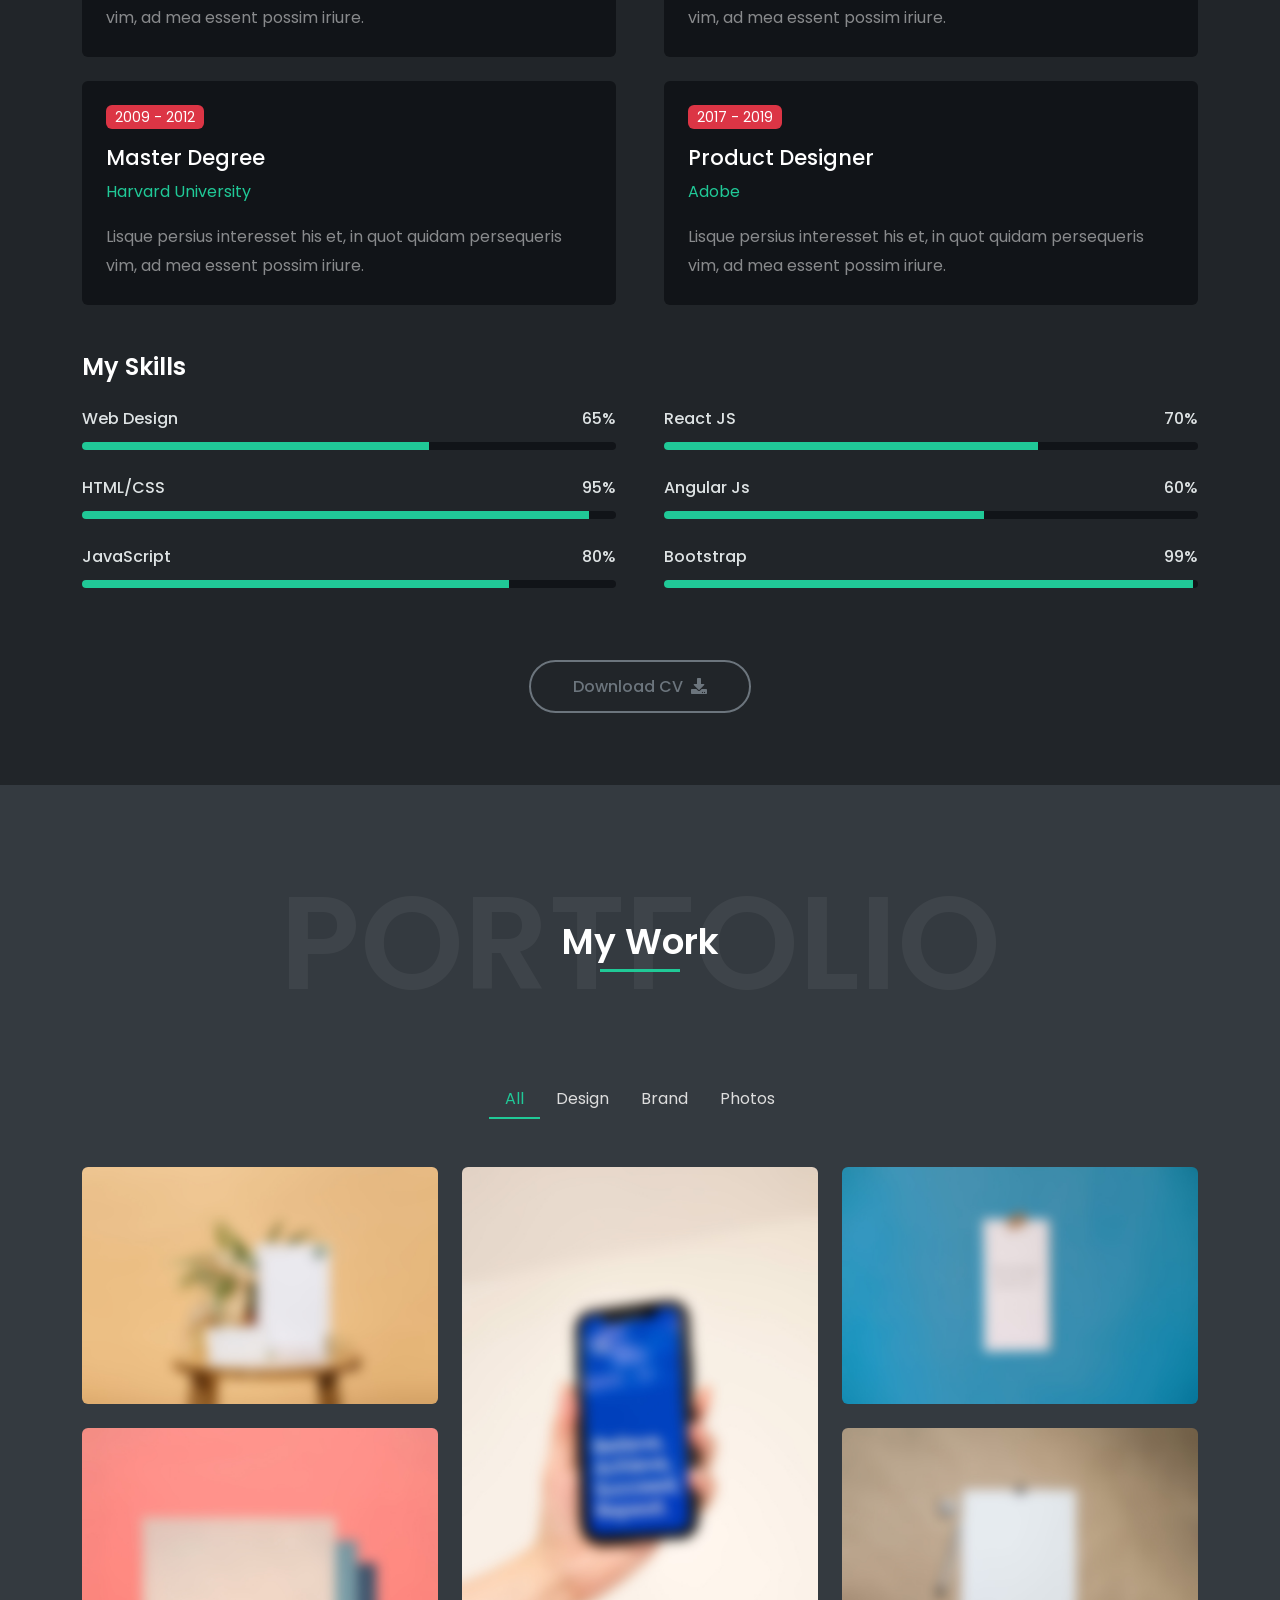
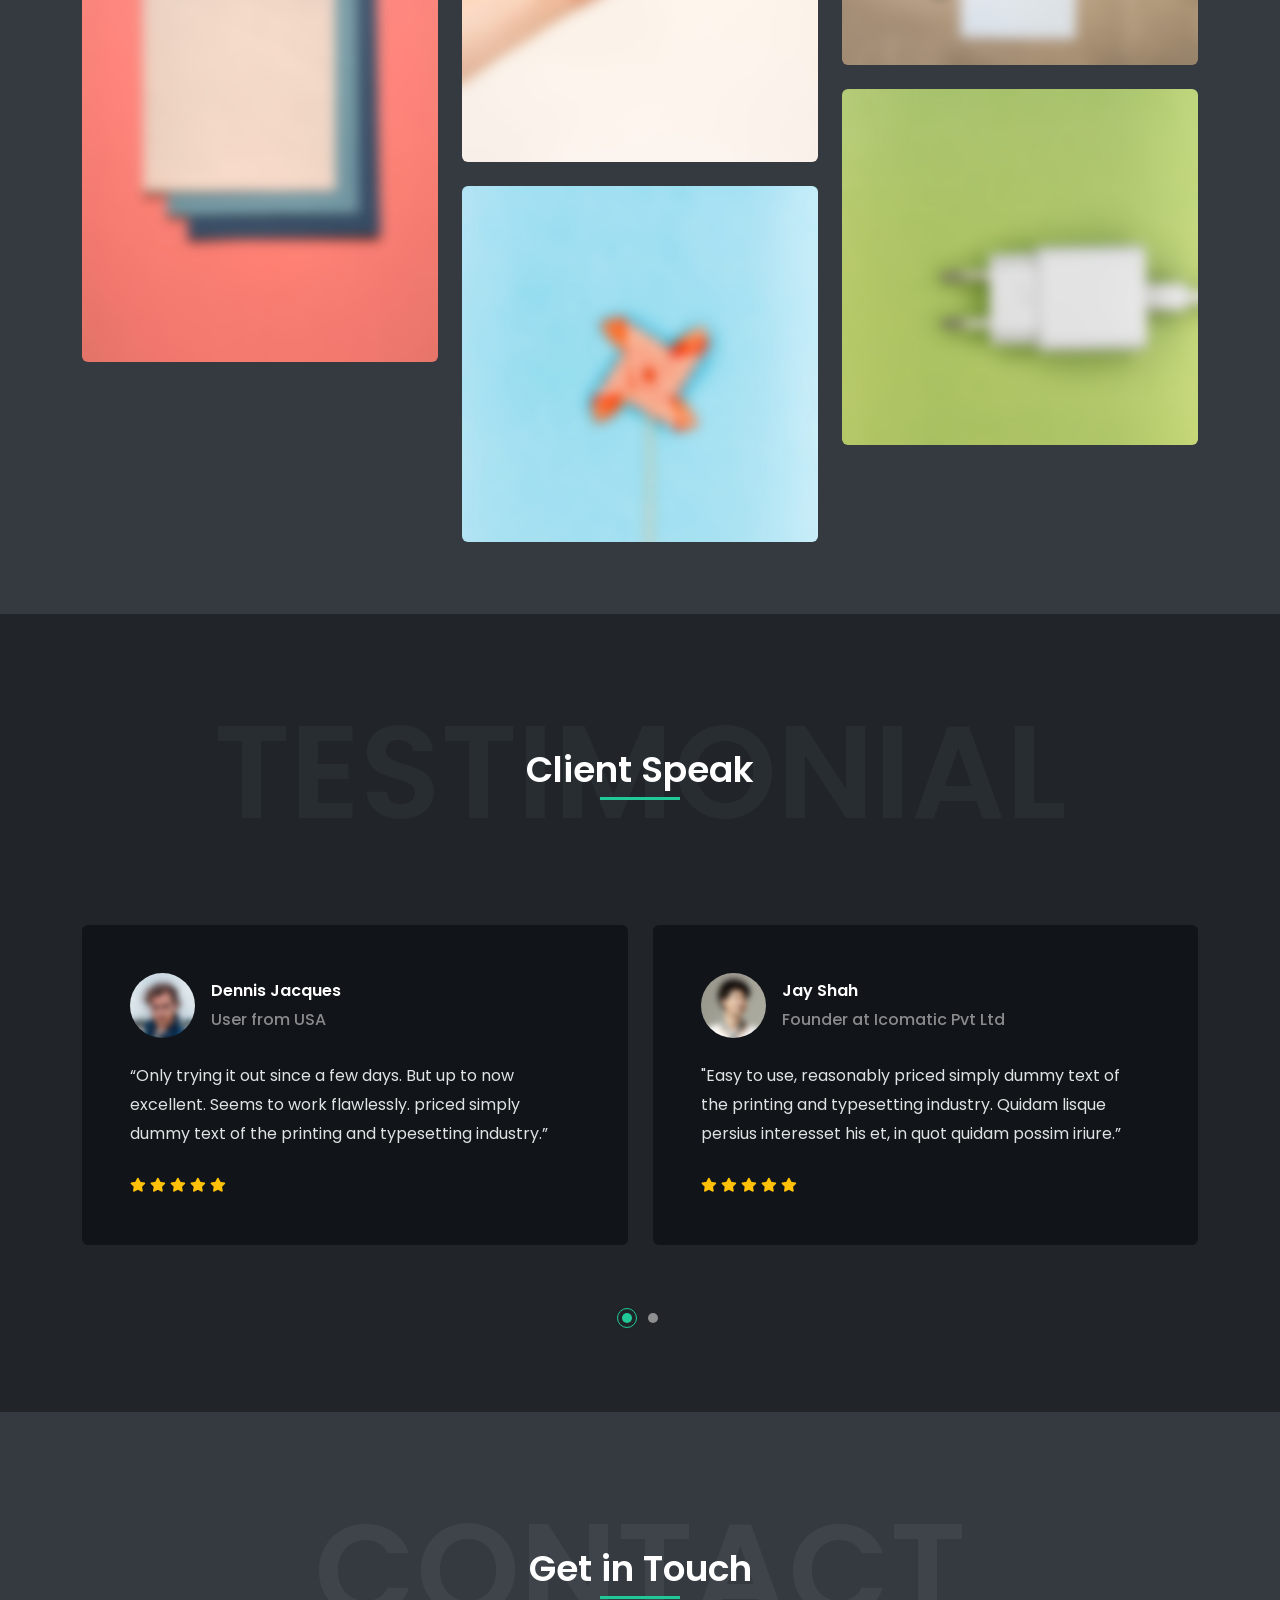
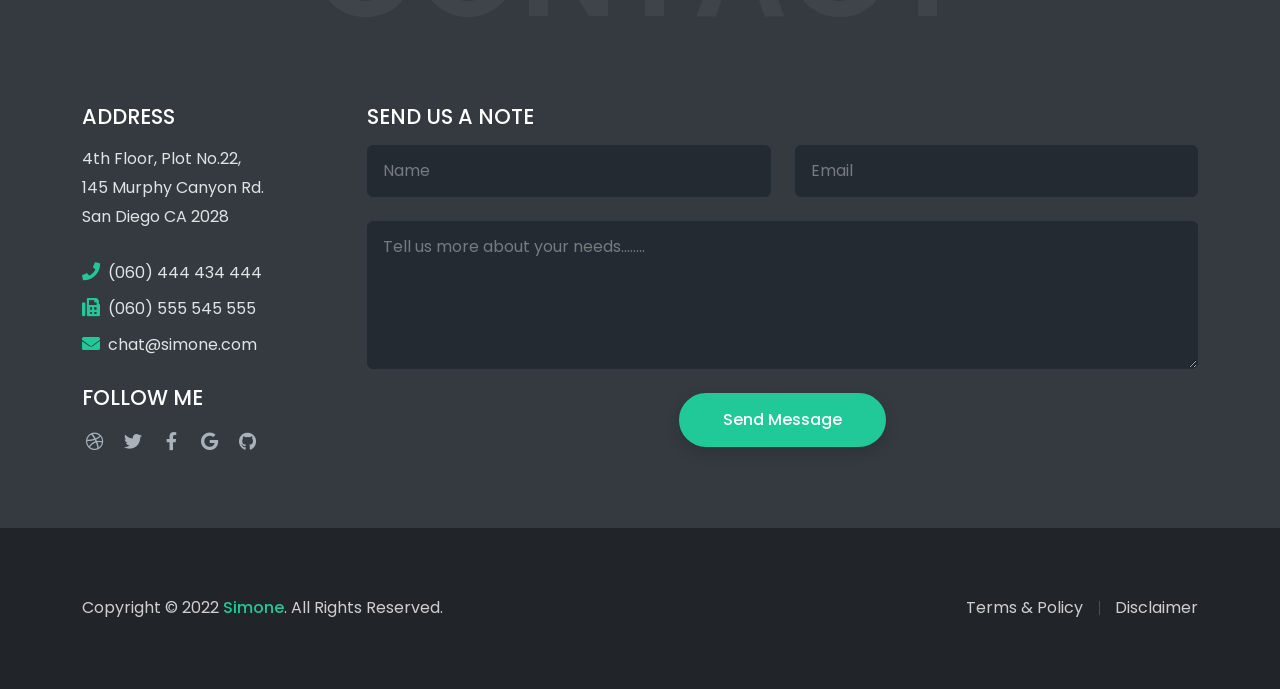
<file: demo2/HTML/index-dark-classic-header.html>
<!DOCTYPE html>
<html lang="en">
<head>
<meta charset="UTF-8" />
<meta http-equiv="X-UA-Compatible" content="IE=edge">
<meta name="viewport" content="width=device-width, initial-scale=1">
<link href="images/favicon.png" rel="icon" />
<title>Simone - Personal Portfolio Template</title>
<meta name="description" content="Simone is responsive bootstrap 5 one page personal portfolio html template.">
<meta name="author" content="harnishdesign.net">

<!-- Web Fonts -->
<link href="https://fonts.googleapis.com/css2?family=Poppins:ital,wght@0,100;0,200;0,300;0,400;0,500;0,600;0,700;0,800;0,900;1,100;1,200;1,300;1,400;1,500;1,600;1,700;1,800;1,900&display=swap" rel="stylesheet">

<!-- Stylesheet
============================== -->
<!-- Bootstrap -->
<link rel="stylesheet" type="text/css" href="vendor/bootstrap/css/bootstrap.min.css" />
<!-- Font Awesome Icon -->
<link rel="stylesheet" type="text/css" href="vendor/font-awesome/css/all.min.css" />
<!-- Owl Carousel -->
<link rel="stylesheet" type="text/css" href="vendor/owl.carousel/assets/owl.carousel.min.css" />
<!-- Magnific Popup -->
<link rel="stylesheet" type="text/css" href="vendor/magnific-popup/magnific-popup.min.css" />
<!-- Custom Stylesheet -->
<link rel="stylesheet" type="text/css" href="css/stylesheet.css" />
</head>

<body data-bs-spy="scroll" data-bs-target="#header-nav" data-bs-offset="0">

<!-- Preloader -->
<div class="preloader preloader-dark">
  <div class="lds-ellipsis">
    <div></div>
    <div></div>
    <div></div>
    <div></div>
  </div>
</div>
<!-- Preloader End --> 

<!-- Document Wrapper   
=============================== -->
<div id="main-wrapper"> 
  <!-- Header
  ============================ -->
  <header id="header" class="sticky-top-slide"> 
    <!-- Navbar -->
    <nav class="primary-menu navbar navbar-expand-lg navbar-dark bg-transparent border-bottom-0">
      <div class="container-fluid position-relative g-lg-4">
        <div class="col-auto col-lg-2"> 
          <!-- Logo --> 
          <a class="logo" href="index.html" title="Simone"> <img src="images/logo-light.png" alt="Simone"/> </a> 
          <!-- Logo End --> 
        </div>
        <div class="col col-lg-8 navbar-accordion">
          <button class="navbar-toggler ms-auto" type="button" data-bs-toggle="collapse" data-bs-target="#header-nav"><span></span><span></span><span></span></button>
          <div id="header-nav" class="collapse navbar-collapse justify-content-center">
            <ul class="navbar-nav">
              <li class="nav-item"><a class="nav-link smooth-scroll active" href="#home">Home</a></li>
            <li class="nav-item"><a class="nav-link smooth-scroll" 	href="#about">About</a></li>
            <li class="nav-item"><a class="nav-link smooth-scroll" href="#services">What I Do</a></li>
            <li class="nav-item"><a class="nav-link smooth-scroll" href="#resume">Resume</a></li>
            <li class="nav-item"><a class="nav-link smooth-scroll" href="#portfolio">Portfolio</a></li>
            <li class="nav-item"><a class="nav-link smooth-scroll" href="#testimonial">Client</a></li>
            <li class="nav-item"><a class="nav-link smooth-scroll" href="#contact">Contact</a></li>
            </ul>
          </div>
        </div>
        <div class="col-auto col-lg-2 d-flex justify-content-end">
          <ul class="social-icons social-icons-light">
          <li class="social-icons-twitter"><a data-bs-toggle="tooltip" href="http://www.twitter.com/" target="_blank" title="" data-bs-original-title="Twitter"><i class="fab fa-twitter"></i></a></li>
		  <li class="social-icons-facebook"><a data-bs-toggle="tooltip" href="http://www.facebook.com/" target="_blank" title="" data-bs-original-title="Facebook"><i class="fab fa-facebook-f"></i></a></li>
          <li class="social-icons-dribbble"><a data-bs-toggle="tooltip" href="http://www.dribbble.com/" target="_blank" title="" data-bs-original-title="Dribbble"><i class="fab fa-dribbble"></i></a></li>
          </ul>
        </div>
      </div>
    </nav>
    <!-- Navbar End --> 
  </header>
  <!-- Header End --> 
		
  <!-- Content
  ============================================= -->
  <div id="content" role="main"> 
    
    <!-- Intro
    ============================================= -->
    <section id="home">
      <div class="hero-wrap">
        <div class="hero-mask opacity-8 bg-dark"></div>
        <div class="hero-bg parallax" style="background-image:url('images/intro-bg.jpg');"></div>
        <div class="hero-content section d-flex min-vh-100">
          <div class="container my-auto">
            <div class="row">
              <div class="col-12 text-center">
                <div class="typed-strings">
                  <p>I'm Simone Olivia</p>
                  <p>I'm a Freelancer.</p>
                  <p>I'm a Photographer.</p>
                  <p>I'm a Designer.</p>
                </div>
                <p class="text-7 fw-500 text-white mb-2 mb-md-3">Welcome</p>
                <h2 class="text-16 fw-600 text-white mb-2 mb-md-3"><span class="typed"></span></h2>
                <p class="text-5 text-light mb-4">based in Los Angeles, California.</p>
				<a href="#contact" class="btn btn-outline-primary rounded-pill shadow-none smooth-scroll mt-2">Hire Me</a>
              </div>
            </div>
          </div>
          <a href="#about" class="scroll-down-arrow text-white smooth-scroll"><span class="animated"><i class="fa fa-chevron-down"></i></span></a> </div>
      </div>
    </section>
    <!-- Intro end --> 
    
    <!-- About
    ============================================= -->
    <section id="about" class="section bg-dark-1">
      <div class="container"> 
        <!-- Heading -->
        <div class="position-relative d-flex text-center mb-5">
          <h2 class="text-24 text-muted opacity-1 text-uppercase fw-600 w-100 mb-0">About Me</h2>
          <p class="text-9 text-white fw-600 position-absolute w-100 align-self-center lh-base mb-0">Know Me More<span class="heading-separator-line border-bottom border-3 border-primary d-block mx-auto"></span> </p>
        </div>
        <!-- Heading end-->
        
        <div class="row gy-5">
          <div class="col-lg-7 col-xl-8 text-center text-lg-start">
            <h2 class="text-7 text-white fw-600 mb-3">I'm <span class="text-primary">Simone Olivia,</span> a Web Developer</h2>
            <p class="text-white-50">I help you build brand for your business at an affordable price. Thousands of clients have procured exceptional results while working with our dedicated team. when an unknown printer took a galley of type and scrambled it to make a type specimen book.</p>
            <p class="text-white-50">Delivering work within time and budget which meets client’s requirements is our moto. Lorem Ipsum has been the industry's standard dummy text ever when an unknown printer took a galley.</p>
          </div>
          <div class="col-lg-5 col-xl-4">
            <div class="ps-lg-4">
              <ul class="list-style-2 list-style-light text-light">
                <li><span class="fw-600 me-2">Name:</span>Simone Olivia</li>
                <li><span class="fw-600 me-2">Email:</span><a href="mailto:chat@simone.com">chat@simone.com</a></li>
                <li><span class="fw-600 me-2">Age:</span>28</li>
                <li class="border-0"><span class="fw-600 me-2">From:</span>Los Angeles, California</li>
              </ul>
              <a href="#" class="btn btn-primary rounded-pill">Download CV</a> </div>
          </div>
        </div>
        <div class="brands-grid separator-border separator-border-light mt-5">
          <div class="row">
            <div class="col-6 col-md-3">
              <div class="featured-box text-center">
                <h4 class="text-12 text-white-50 mb-0"><span class="counter" data-from="0" data-to="10">10</span>+</h4>
                <p class="text-light mb-0">Years Experiance</p>
              </div>
            </div>
            <div class="col-6 col-md-3">
              <div class="featured-box text-center">
                <h4 class="text-12 text-white-50 mb-0"><span class="counter" data-from="0" data-to="250">250</span>+</h4>
                <p class="text-light mb-0">Happy Clients</p>
              </div>
            </div>
            <div class="col-6 col-md-3">
              <div class="featured-box text-center">
                <h4 class="text-12 text-white-50 mb-0"><span class="counter" data-from="0" data-to="650">650</span>+</h4>
                <p class="text-light mb-0">Projects Done</p>
              </div>
            </div>
            <div class="col-6 col-md-3">
              <div class="featured-box text-center">
                <h4 class="text-12 text-white-50 mb-0"><span class="counter" data-from="0" data-to="38">20</span></h4>
                <p class="text-light mb-0">Get Awards</p>
              </div>
            </div>
          </div>
        </div>
      </div>
    </section>
    <!-- About end --> 
    
    <!-- Services
    ============================================= -->
    <section id="services" class="section bg-dark-2">
      <div class="container"> 
        <!-- Heading -->
        <div class="position-relative d-flex text-center mb-5">
          <h2 class="text-24 text-white-50 opacity-1 text-uppercase fw-600 w-100 mb-0">Services</h2>
          <p class="text-9 text-white fw-600 position-absolute w-100 align-self-center lh-base mb-0">What I Do?<span class="heading-separator-line border-bottom border-3 border-primary d-block mx-auto"></span> </p>
        </div>
        <!-- Heading end-->
        
        <div class="row">
          <div class="col-lg-11 mx-auto">
            <div class="row">
              <div class="col-md-6">
                <div class="featured-box style-3 mb-5">
                  <div class="featured-box-icon text-primary bg-dark-1 shadow-sm rounded"> <i class="fas fa-palette"></i> </div>
                  <h3 class="text-white">Graphic Design</h3>
                  <p class="text-white-50 mb-0">Lisque persius interesset his et, in quot quidam persequeris vim, ad mea essent possim iriure.</p>
                </div>
              </div>
              <div class="col-md-6">
                <div class="featured-box style-3 mb-5">
                  <div class="featured-box-icon text-primary bg-dark-1 shadow-sm rounded"> <i class="fas fa-desktop"></i></div>
                  <h3 class="text-white">Web Design</h3>
                  <p class="text-white-50 mb-0">Lisque persius interesset his et, in quot quidam persequeris vim, ad mea essent possim iriure.</p>
                </div>
              </div>
              <div class="col-md-6">
                <div class="featured-box style-3 mb-5">
                  <div class="featured-box-icon text-primary bg-dark-1 shadow-sm rounded"> <i class="fas fa-pencil-ruler"></i> </div>
                  <h3 class="text-white">UI/UX Design</h3>
                  <p class="text-white-50 mb-0">Lisque persius interesset his et, in quot quidam persequeris vim, ad mea essent possim iriure.</p>
                </div>
              </div>
              <div class="col-md-6">
                <div class="featured-box style-3 mb-5">
                  <div class="featured-box-icon text-primary bg-dark-1 shadow-sm rounded"> <i class="fas fa-paint-brush"></i> </div>
                  <h3 class="text-white">App Design &amp; Develop</h3>
                  <p class="text-white-50 mb-0">Lisque persius interesset his et, in quot quidam persequeris vim, ad mea essent possim iriure.</p>
                </div>
              </div>
              <div class="col-md-6">
                <div class="featured-box style-3 mb-5 mb-md-0">
                  <div class="featured-box-icon text-primary bg-dark-1 shadow-sm rounded"> <i class="fas fa-chart-area"></i> </div>
                  <h3 class="text-white">Business Analysis</h3>
                  <p class="text-white-50 mb-0">Lisque persius interesset his et, in quot quidam persequeris vim, ad mea essent possim iriure.</p>
                </div>
              </div>
              <div class="col-md-6">
                <div class="featured-box style-3 mb-0">
                  <div class="featured-box-icon text-primary bg-dark-1 shadow-sm rounded"> <i class="fas fa-bullhorn"></i> </div>
                  <h3 class="text-white">SEO Marketing</h3>
                  <p class="text-white-50 mb-0">Lisque persius interesset his et, in quot quidam persequeris vim, ad mea essent possim iriure.</p>
                </div>
              </div>
            </div>
          </div>
        </div>
      </div>
    </section>
    <!-- Services end --> 
    
    <!-- Resume
    ============================================= -->
    <section id="resume" class="section bg-dark-1">
      <div class="container"> 
        <!-- Heading -->
        <div class="position-relative d-flex text-center mb-5">
          <h2 class="text-24 text-muted opacity-1 text-uppercase fw-600 w-100 mb-0">Summary</h2>
          <p class="text-9 text-white fw-600 position-absolute w-100 align-self-center lh-base mb-0">Resume<span class="heading-separator-line border-bottom border-3 border-primary d-block mx-auto"></span> </p>
        </div>
        <!-- Heading end-->
        
        <div class="row gx-5"> 
          <!-- My Education -->
          <div class="col-md-6">
            <h2 class="text-6 text-white fw-600 mb-4">My Education</h2>
            <div class="bg-dark rounded p-4 mb-4">
              <p class="badge bg-danger text-2 fw-400">2000 - 2004</p>
              <h3 class="text-5 text-white">Computer Science</h3>
              <p class="text-primary">International University</p>
              <p class="text-white-50 mb-0">Lisque persius interesset his et, in quot quidam persequeris vim, ad mea essent possim iriure.</p>
            </div>
            <div class="bg-dark rounded p-4 mb-4">
              <p class="badge bg-danger text-2 fw-400">2005 - 2008</p>
              <h3 class="text-5 text-white">Bachelor Degree</h3>
              <p class="text-primary">University of California</p>
              <p class="text-white-50 mb-0">Lisque persius interesset his et, in quot quidam persequeris vim, ad mea essent possim iriure.</p>
            </div>
            <div class="bg-dark rounded p-4 mb-4">
              <p class="badge bg-danger text-2 fw-400">2009 - 2012</p>
              <h3 class="text-5 text-white">Master Degree</h3>
              <p class="text-primary">Harvard University</p>
              <p class="text-white-50 mb-0">Lisque persius interesset his et, in quot quidam persequeris vim, ad mea essent possim iriure.</p>
            </div>
          </div>
          
          <!-- My Experience -->
          <div class="col-md-6">
            <h2 class="text-6 text-white fw-600 mb-4">My Experience</h2>
            <div class="bg-dark rounded p-4 mb-4">
              <p class="badge bg-danger text-2 fw-400">2012 - 2013</p>
              <h3 class="text-5 text-white">Jr. UI UX Designer</h3>
              <p class="text-primary">Themeforest</p>
              <p class="text-white-50 mb-0">Lisque persius interesset his et, in quot quidam persequeris vim, ad mea essent possim iriure.</p>
            </div>
            <div class="bg-dark rounded p-4 mb-4">
              <p class="badge bg-danger text-2 fw-400">2014 - 2016</p>
              <h3 class="text-5 text-white">Jr. Product Designer</h3>
              <p class="text-primary">Dribbble</p>
              <p class="text-white-50 mb-0">Lisque persius interesset his et, in quot quidam persequeris vim, ad mea essent possim iriure.</p>
            </div>
            <div class="bg-dark rounded p-4 mb-4">
              <p class="badge bg-danger text-2 fw-400">2017 - 2019</p>
              <h3 class="text-5 text-white">Product Designer</h3>
              <p class="text-primary">Adobe</p>
              <p class="text-white-50 mb-0">Lisque persius interesset his et, in quot quidam persequeris vim, ad mea essent possim iriure.</p>
            </div>
          </div>
        </div>
        <!-- My Skills -->
		<h2 class="text-6 text-white fw-600 mt-4 mb-4">My Skills</h2>
        <div class="row gx-5">
          <div class="col-md-6">
            <p class="text-light fw-500 text-start mb-2">Web Design <span class="float-end">65%</span></p>
            <div class="progress progress-sm bg-dark mb-4">
              <div class="progress-bar" role="progressbar" style="width: 65%" aria-valuenow="65" aria-valuemin="0" aria-valuemax="100"></div>
            </div>
            <p class="text-light fw-500 text-start mb-2">HTML/CSS <span class="float-end">95%</span></p>
            <div class="progress progress-sm bg-dark mb-4">
              <div class="progress-bar" role="progressbar" style="width: 95%" aria-valuenow="95" aria-valuemin="0" aria-valuemax="100"></div>
            </div>
            <p class="text-light fw-500 text-start mb-2">JavaScript <span class="float-end">80%</span></p>
            <div class="progress progress-sm bg-dark mb-4">
              <div class="progress-bar" role="progressbar" style="width: 80%" aria-valuenow="80" aria-valuemin="0" aria-valuemax="100"></div>
            </div>
          </div>
          <div class="col-md-6">
            <p class="text-light fw-500 text-start mb-2">React JS <span class="float-end">70%</span></p>
            <div class="progress progress-sm bg-dark mb-4">
              <div class="progress-bar" role="progressbar" style="width: 70%" aria-valuenow="70" aria-valuemin="0" aria-valuemax="100"></div>
            </div>
            <p class="text-light fw-500 text-start mb-2">Angular Js <span class="float-end">60%</span></p>
            <div class="progress progress-sm bg-dark mb-4">
              <div class="progress-bar" role="progressbar" style="width: 60%" aria-valuenow="60" aria-valuemin="0" aria-valuemax="100"></div>
            </div>
            <p class="text-light fw-500 text-start mb-2">Bootstrap <span class="float-end">99%</span></p>
            <div class="progress progress-sm bg-dark mb-4">
              <div class="progress-bar" role="progressbar" style="width: 99%" aria-valuenow="99" aria-valuemin="0" aria-valuemax="100"></div>
            </div>
          </div>
        </div>
        <div class="text-center mt-5"><a href="#" class="btn btn-outline-secondary rounded-pill shadow-none">Download CV <span class="ms-1"><i class="fas fa-download"></i></span></a></div>
      </div>
    </section>
    <!-- Resume end --> 
    
    <!-- Portfolio
    ============================================= -->
    <section id="portfolio" class="section bg-dark-2">
      <div class="container"> 
        <!-- Heading -->
        <div class="position-relative d-flex text-center mb-5">
          <h2 class="text-24 text-white-50 opacity-1 text-uppercase fw-600 w-100 mb-0">Portfolio</h2>
          <p class="text-9 text-white fw-600 position-absolute w-100 align-self-center lh-base mb-0">My Work<span class="heading-separator-line border-bottom border-3 border-primary d-block mx-auto"></span> </p>
        </div>
        <!-- Heading end--> 
        
        <!-- Filter Menu -->
        <ul class="portfolio-menu nav nav-tabs nav-light justify-content-center border-bottom-0 mb-5">
          <li class="nav-item"> <a data-filter="*" class="nav-link active" href="">All</a></li>
          <li class="nav-item"> <a data-filter=".design" href="" class="nav-link">Design</a></li>
          <li class="nav-item"> <a data-filter=".brand" href="" class="nav-link">Brand</a></li>
          <li class="nav-item"> <a data-filter=".photos" href="" class="nav-link">Photos</a></li>
        </ul>
        <!-- Filter Menu end -->
        <div class="portfolio popup-ajax-gallery">
          <div class="row portfolio-filter g-4">
            <div class="col-sm-6 col-lg-4 brand">
              <div class="portfolio-box rounded">
                <div class="portfolio-img rounded"> <img class="img-fluid d-block" src="images/projects/project-1.jpg" alt="">
                  <div class="portfolio-overlay"> <a class="popup-ajax stretched-link" href="ajax/portfolio-ajax-project-dark-1.html"></a>
                    <div class="portfolio-overlay-details">
                      <h5 class="text-white fw-400">Project Title</h5>
                      <span class="text-light">Category</span> </div>
                  </div>
                </div>
              </div>
            </div>
            <div class="col-sm-6 col-lg-4 design">
              <div class="portfolio-box rounded">
                <div class="portfolio-img rounded"> <img class="img-fluid d-block" src="images/projects/project-2.jpg" alt="">
                  <div class="portfolio-overlay"> <a class="popup-ajax stretched-link" href="ajax/portfolio-ajax-project-dark-2.html"></a>
                    <div class="portfolio-overlay-details">
                      <h5 class="text-white fw-400">Project Title</h5>
                      <span class="text-light">Category</span> </div>
                  </div>
                </div>
              </div>
            </div>
            <div class="col-sm-6 col-lg-4 artwork photos">
              <div class="portfolio-box rounded">
                <div class="portfolio-img rounded"> <img class="img-fluid d-block" src="images/projects/project-3.jpg" alt="">
                  <div class="portfolio-overlay"> <a class="popup-ajax stretched-link" href="ajax/portfolio-ajax-project-dark-3.html"></a>
                    <div class="portfolio-overlay-details">
                      <h5 class="text-white fw-400">Project Title</h5>
                      <span class="text-light">Category</span> </div>
                  </div>
                </div>
              </div>
            </div>
            <div class="col-sm-6 col-lg-4 artwork brand photos">
              <div class="portfolio-box rounded">
                <div class="portfolio-img rounded"> <img class="img-fluid d-block" src="images/projects/project-4.jpg" alt="">
                  <div class="portfolio-overlay"> <a class="popup-ajax stretched-link" href="ajax/portfolio-ajax-project-dark-4.html"></a>
                    <div class="portfolio-overlay-details">
                      <h5 class="text-white fw-400">Project Title</h5>
                      <span class="text-light">Category</span> </div>
                  </div>
                </div>
              </div>
            </div>
            <div class="col-sm-6 col-lg-4 design">
              <div class="portfolio-box rounded">
                <div class="portfolio-img rounded"> <img class="img-fluid d-block" src="images/projects/project-5.jpg" alt="">
                  <div class="portfolio-overlay"> <a class="popup-ajax stretched-link" href="ajax/portfolio-ajax-project-dark-5.html"></a>
                    <div class="portfolio-overlay-details">
                      <h5 class="text-white fw-400">Project Title</h5>
                      <span class="text-light">Category</span> </div>
                  </div>
                </div>
              </div>
            </div>
            <div class="col-sm-6 col-lg-4 brand">
              <div class="portfolio-box rounded">
                <div class="portfolio-img rounded"> <img class="img-fluid d-block" src="images/projects/project-6.jpg" alt="">
                  <div class="portfolio-overlay"> <a class="popup-ajax stretched-link" href="ajax/portfolio-ajax-project-dark-6.html"></a>
                    <div class="portfolio-overlay-details">
                      <h5 class="text-white fw-400">Project Title</h5>
                      <span class="text-light">Category</span> </div>
                  </div>
                </div>
              </div>
            </div>
            <div class="col-sm-6 col-lg-4 design photos">
              <div class="portfolio-box rounded">
                <div class="portfolio-img rounded"> <img class="img-fluid d-block" src="images/projects/project-7.jpg" alt="">
                  <div class="portfolio-overlay"> <a class="popup-ajax stretched-link" href="ajax/portfolio-ajax-project-dark-7.html"></a>
                    <div class="portfolio-overlay-details">
                      <h5 class="text-white fw-400">Project Title</h5>
                      <span class="text-light">Category</span> </div>
                  </div>
                </div>
              </div>
            </div>
          </div>
        </div>
      </div>
    </section>
    <!-- Portfolio end --> 
    
    <!-- Testimonial
    ============================================= -->
    <section id="testimonial" class="section bg-dark-1">
      <div class="container"> 
        <!-- Heading -->
        <div class="position-relative d-flex text-center mb-5">
          <h2 class="text-24 text-muted opacity-1 text-uppercase fw-600 w-100 mb-0">Testimonial</h2>
          <p class="text-9 text-white fw-600 position-absolute w-100 align-self-center lh-base mb-0">Client Speak<span class="heading-separator-line border-bottom border-3 border-primary d-block mx-auto"></span> </p>
        </div>
        <!-- Heading end-->
        
        <div class="owl-carousel owl-light owl-theme" data-loop="true" data-nav="false" data-autoplay="false" data-margin="25" data-stagepadding="0" data-slideby="1" data-items-xs="1" data-items-sm="1" data-items-md="1" data-items-lg="2">
          <div class="item">
            <div class="bg-dark rounded p-5">
              <div class="d-flex align-items-center mt-auto mb-4"> <img class="img-fluid rounded-circle d-inline-block w-auto" src="images/testimonial/client-sm-3.jpg" alt="">
                <p class="ms-3 mb-0"><strong class="d-block text-white fw-600">Dennis Jacques</strong> <span class="text-white-50 fw-500">User from USA</span></p>
              </div>
              <p class="text-light mb-4">“Only trying it out since a few days. But up to now excellent. Seems to work flawlessly. priced simply dummy text of the printing and typesetting industry.”</p>
              <span class="text-2"> <i class="fas fa-star text-warning"></i> <i class="fas fa-star text-warning"></i> <i class="fas fa-star text-warning"></i> <i class="fas fa-star text-warning"></i> <i class="fas fa-star text-warning"></i> </span> </div>
          </div>
          <div class="item">
            <div class="bg-dark rounded p-5">
              <div class="d-flex align-items-center mt-auto mb-4"> <img class="img-fluid rounded-circle d-inline-block w-auto" src="images/testimonial/client-sm-1.jpg" alt="">
                <p class="ms-3 mb-0"><strong class="d-block text-white fw-600">Jay Shah</strong> <span class="text-white-50 fw-500">Founder at Icomatic Pvt Ltd</span></p>
              </div>
              <p class="text-light mb-4">"Easy to use, reasonably priced simply dummy text of the printing and typesetting industry. Quidam lisque persius interesset his et, in quot quidam possim iriure.”</p>
              <span class="text-2"> <i class="fas fa-star text-warning"></i> <i class="fas fa-star text-warning"></i> <i class="fas fa-star text-warning"></i> <i class="fas fa-star text-warning"></i> <i class="fas fa-star text-warning"></i> </span> </div>
          </div>
          <div class="item">
            <div class="bg-dark rounded p-5">
              <div class="d-flex align-items-center mt-auto mb-4"> <img class="img-fluid rounded-circle d-inline-block w-auto" src="images/testimonial/client-sm-2.jpg" alt="">
                <p class="ms-3 mb-0"><strong class="d-block text-white fw-600">Patrick Cary</strong> <span class="text-white-50 fw-500">Freelancer from USA</span></p>
              </div>
              <p class="text-light mb-4">“I am happy Working with printing and typesetting industry. Quidam lisque persius interesset his et, in quot quidam persequeris essent possim iriure.”</p>
              <span class="text-2"> <i class="fas fa-star text-warning"></i> <i class="fas fa-star text-warning"></i> <i class="fas fa-star text-warning"></i> <i class="fas fa-star text-warning"></i> <i class="fas fa-star text-warning"></i> </span> </div>
          </div>
          <div class="item">
            <div class="bg-dark rounded p-5">
              <div class="d-flex align-items-center mt-auto mb-4"> <img class="img-fluid rounded-circle d-inline-block w-auto" src="images/testimonial/client-sm-4.jpg" alt="">
                <p class="ms-3 mb-0"><strong class="d-block text-white fw-600">Chris Tom</strong> <span class="text-white-50 fw-500">User from UK</span></p>
              </div>
              <p class="text-light mb-4">“I have used them twice now. Good rates, very efficient service and priced simply dummy text of the printing and typesetting industry quidam interesset his et. Excellent.”</p>
              <span class="text-2"> <i class="fas fa-star text-warning"></i> <i class="fas fa-star text-warning"></i> <i class="fas fa-star text-warning"></i> <i class="fas fa-star text-warning"></i> <i class="fas fa-star text-warning"></i> </span> </div>
          </div>
        </div>
      </div>
    </section>
    <!-- Testimonial end --> 
    
    <!-- Contact Me
    ============================================= -->
    <section id="contact" class="section bg-dark-2">
      <div class="container">
        <!-- Heading -->
        <div class="position-relative d-flex text-center mb-5">
          <h2 class="text-24 text-white-50 opacity-1 text-uppercase fw-600 w-100 mb-0">Contact</h2>
          <p class="text-9 text-white fw-600 position-absolute w-100 align-self-center lh-base mb-0">Get in Touch<span class="heading-separator-line border-bottom border-3 border-primary d-block mx-auto"></span> </p>
        </div>
        <!-- Heading end-->
        <div class="row gy-5">
          <div class="col-md-4 col-xl-3 order-1 order-md-0 text-center text-md-start">
            <h2 class="mb-3 text-5 text-white text-uppercase">Address</h2>
            <p class="text-3 text-light mb-4">4th Floor, Plot No.22,<br>
              145 Murphy Canyon Rd.<br>
              San Diego CA 2028 </p>
            <p class="text-3 text-light mb-1"><span class="text-primary text-4 me-2"><i class="fas fa-phone"></i></span>(060) 444 434 444</p>
            <p class="text-3 text-light mb-1"><span class="text-primary text-4 me-2"><i class="fas fa-fax"></i></span>(060) 555 545 555</p>
            <p class="text-3 text-light mb-4"><span class="text-primary text-4 me-2"><i class="fas fa-envelope"></i></span>chat@simone.com</p>
            <h2 class="mb-3 text-5 text-white text-uppercase">Follow Me</h2>
            <ul class="social-icons social-icons-muted justify-content-center justify-content-md-start">
              <li class="social-icons-dribbble"><a data-bs-toggle="tooltip" href="http://www.dribbble.com/harnishdesign/" target="_blank" title="Dribbble"><i class="fab fa-dribbble"></i></a></li>
              <li class="social-icons-twitter"><a data-bs-toggle="tooltip" href="https://twitter.com/harnishdesign/" target="_blank" title="Twitter"><i class="fab fa-twitter"></i></a></li>
              <li class="social-icons-facebook"><a data-bs-toggle="tooltip" href="http://www.facebook.com/harnishdesign/" target="_blank" title="Facebook"><i class="fab fa-facebook-f"></i></a></li>
              <li class="social-icons-google"><a data-bs-toggle="tooltip" href="http://www.google.com/" target="_blank" title="Google"><i class="fab fa-google"></i></a></li>
              <li class="social-icons-github"><a data-bs-toggle="tooltip" href="http://www.github.com/" target="_blank" title="GitHub"><i class="fab fa-github"></i></a></li>
            </ul>
          </div>
          <div class="col-md-8 col-xl-9 order-0 order-md-1">
            <h2 class="mb-3 text-5 text-white text-uppercase text-center text-md-start">Send us a note</h2>
			<form id="contact-form" class="form-dark" action="php/mail.php" method="post">
			  <div class="row g-4">
                <div class="col-xl-6">
                    <input name="name" type="text" class="form-control" required placeholder="Name">
                </div>
                <div class="col-xl-6">
                    <input name="email" type="email" class="form-control" required placeholder="Email">
                </div>
				<div class="col">
					<textarea name="form-message" class="form-control" rows="5" required placeholder="Tell us more about your needs........"></textarea>
				</div>
              </div>
              <p class="text-center mt-4 mb-0">
				<button id="submit-btn" class="btn btn-primary rounded-pill d-inline-flex" type="submit">Send Message</button>
              </p>
            </form>
          </div>
        </div>
      </div>
    </section>
    <!-- Contact Me end --> 
    
  </div>
  <!-- Content end --> 
  
  <!-- Footer
  ============================================= -->
  <footer id="footer" class="section footer-dark bg-dark-1">
    <div class="container">
      <div class="row">
        <div class="col-lg-6 text-center text-lg-start">
          <p class="mb-3 mb-lg-0">Copyright © 2022 <a href="#" class="fw-500">Simone</a>. All Rights Reserved.</p>
        </div>
        <div class="col-lg-6">
          <ul class="nav nav-separator nav-separator-light justify-content-center justify-content-lg-end">
            <li class="nav-item"> <a class="nav-link" data-bs-toggle="modal" data-bs-target="#terms-policy" href="#">Terms & Policy</a></li>
            <li class="nav-item"> <a class="nav-link" data-bs-toggle="modal" data-bs-target="#disclaimer" href="#">Disclaimer</a></li>
          </ul>
        </div>
      </div>
    </div>
  </footer>
  <!-- Footer end --> 
  
</div>
<!-- Document Wrapper end --> 

<!-- Back to Top
============================================= --> 
<a id="back-to-top" class="rounded-circle" data-bs-toggle="tooltip" title="Back to Top" href="javascript:void(0)"><i class="fa fa-chevron-up"></i></a> 

<!-- Terms & Policy Modal
================================== -->
<div id="terms-policy" class="modal fade" role="dialog" aria-hidden="true">
  <div class="modal-dialog modal-lg modal-dialog-centered" role="document">
    <div class="modal-content bg-dark-2 text-light">
      <div class="modal-header border-secondary">
        <h5 class="modal-title text-white">Terms & Policy</h5>
        <button type="button" class="btn-close btn-close-white" data-bs-dismiss="modal" aria-label="Close"></button>
      </div>
      <div class="modal-body p-4">
        <p>Simply dummy text of the printing and typesetting industry. Lorem Ipsum has been the industry's standard dummy text ever since the 1500s, when an unknown printer took a galley of type and scrambled it to make a type specimen book. It has survived not only five centuries, but also the leap into electronic typesetting, remaining essentially unchanged.</p>
        <h3 class="text-white mb-3 mt-4 mt-4">Terms of Use</h3>
        <p>It has survived not only five centuries, but also the leap into electronic typesetting, remaining essentially unchanged. Simply dummy text of the printing and typesetting industry.</p>
        <h5 class="text-white text-4 mt-4">Part I – Information Simone collects and controls</h5>
        <p>Lorem Ipsum has been the industry's standard dummy text ever since the 1500s, when an unknown printer took a galley of type and scrambled it to make a type specimen book.</p>
        <h5 class="text-white text-4 mt-4">Part II – Information that Simone processes on your behalf</h5>
        <p>Lorem Ipsum has been the industry's standard dummy text ever since the 1500s, when an unknown printer took a galley of type and scrambled it to make a type specimen book.</p>
        <h5 class="text-white text-4 mt-4">Part III – General</h5>
        <p>It has survived not only five centuries, but also the leap into electronic typesetting, remaining essentially unchanged. Lorem Ipsum has been the industry's standard dummy text ever since the 1500s, when an unknown printer took a galley of type and scrambled it to make a type specimen book.</p>
        <h3 class="text-white mb-3 mt-4">Privacy Policy</h3>
        <p>Lorem Ipsum is simply dummy text of the printing and typesetting industry. Lorem Ipsum has been the industry's standard dummy text ever since the 1500s, when an unknown printer took a galley of type and scrambled it to make a type specimen book. </p>
        <ol class="lh-lg">
          <li>Lisque persius interesset his et, in quot quidam persequeris vim, ad mea essent possim iriure.</li>
          <li>Quidam lisque persius interesset his et, Lisque persius interesset his et, in quot quidam persequeris vim, ad mea essent possim iriure.</li>
          <li>In quot quidam persequeris vim, ad mea essent possim iriure. Quidam lisque persius interesset his et.</li>
          <li>Quidam lisque persius interesset his et, Lisque persius interesset his et.</li>
          <li>Interesset his et, Lisque persius interesset his et, in quot quidam persequeris vim, ad mea essent possim iriure.</li>
          <li>Persius interesset his et, Lisque persius interesset his et, in quot quidam persequeris vim, ad mea essent possim iriure.</li>
          <li>Quot quidam persequeris vim Quidam lisque persius interesset his et, Lisque persius interesset his et, in quot quidam persequeris vim, ad mea essent possim iriure.</li>
        </ol>
      </div>
    </div>
  </div>
</div>
<!-- Terms & Policy Modal End --> 

<!-- Disclaimer Modal
================================== -->
<div id="disclaimer" class="modal fade" role="dialog" aria-hidden="true">
  <div class="modal-dialog modal-lg modal-dialog-centered" role="document">
    <div class="modal-content bg-dark-2 text-light">
      <div class="modal-header border-secondary">
        <h5 class="modal-title text-white">Copyright & Disclaimer</h5>
		<button type="button" class="btn-close btn-close-white" data-bs-dismiss="modal" aria-label="Close"></button>
      </div>
      <div class="modal-body p-4">
        <p>Simply dummy text of the printing and typesetting industry. Lorem Ipsum has been the industry's standard dummy text ever since the 1500s, when an unknown printer took a galley of type and scrambled it to make a type specimen book. </p>
        <ul class="lh-lg">
          <li>Lisque persius interesset his et, in quot quidam persequeris vim, ad mea essent possim iriure.</li>
          <li>Quidam lisque persius interesset his et, Lisque persius interesset his et, in quot quidam persequeris vim, ad mea essent possim iriure.</li>
          <li>In quot quidam persequeris vim, ad mea essent possim iriure. Quidam lisque persius interesset his et.</li>
          <li>Quidam lisque persius interesset his et, Lisque persius interesset his et.</li>
          <li>Interesset his et, Lisque persius interesset his et, in quot quidam persequeris vim, ad mea essent possim iriure.</li>
          <li>Persius interesset his et, Lisque persius interesset his et, in quot quidam persequeris vim, ad mea essent possim iriure.</li>
          <li>Quot quidam persequeris vim Quidam lisque persius interesset his et, Lisque persius interesset his et, in quot quidam persequeris vim, ad mea essent possim iriure.</li>
        </ul>
      </div>
    </div>
  </div>
</div>
<!-- Disclaimer Modal End --> 

<!-- JavaScript --> 
<script src="vendor/jquery/jquery.min.js"></script> 
<script src="vendor/bootstrap/js/bootstrap.bundle.min.js"></script> 
<!-- Easing --> 
<script src="vendor/jquery.easing/jquery.easing.min.js"></script> 
<!-- Appear --> 
<script src="vendor/jquery.appear/jquery.appear.min.js"></script> 
<!-- Images Loaded --> 
<script src="vendor/imagesloaded/imagesloaded.pkgd.min.js"></script> 
<!-- Counter --> 
<script src="vendor/jquery.countTo/jquery.countTo.min.js"></script> 
<!-- Parallax Bg --> 
<script src="vendor/parallaxie/parallaxie.min.js"></script> 
<!-- Typed --> 
<script src="vendor/typed/typed.min.js"></script> 
<!-- Owl Carousel --> 
<script src="vendor/owl.carousel/owl.carousel.min.js"></script> 
<!-- isotope Portfolio Filter --> 
<script src="vendor/isotope/isotope.pkgd.min.js"></script> 
<!-- Magnific Popup --> 
<script src="vendor/magnific-popup/jquery.magnific-popup.min.js"></script> 
<!-- Custom Script --> 
<script src="js/theme.js"></script>
</body>
</html>
</file>
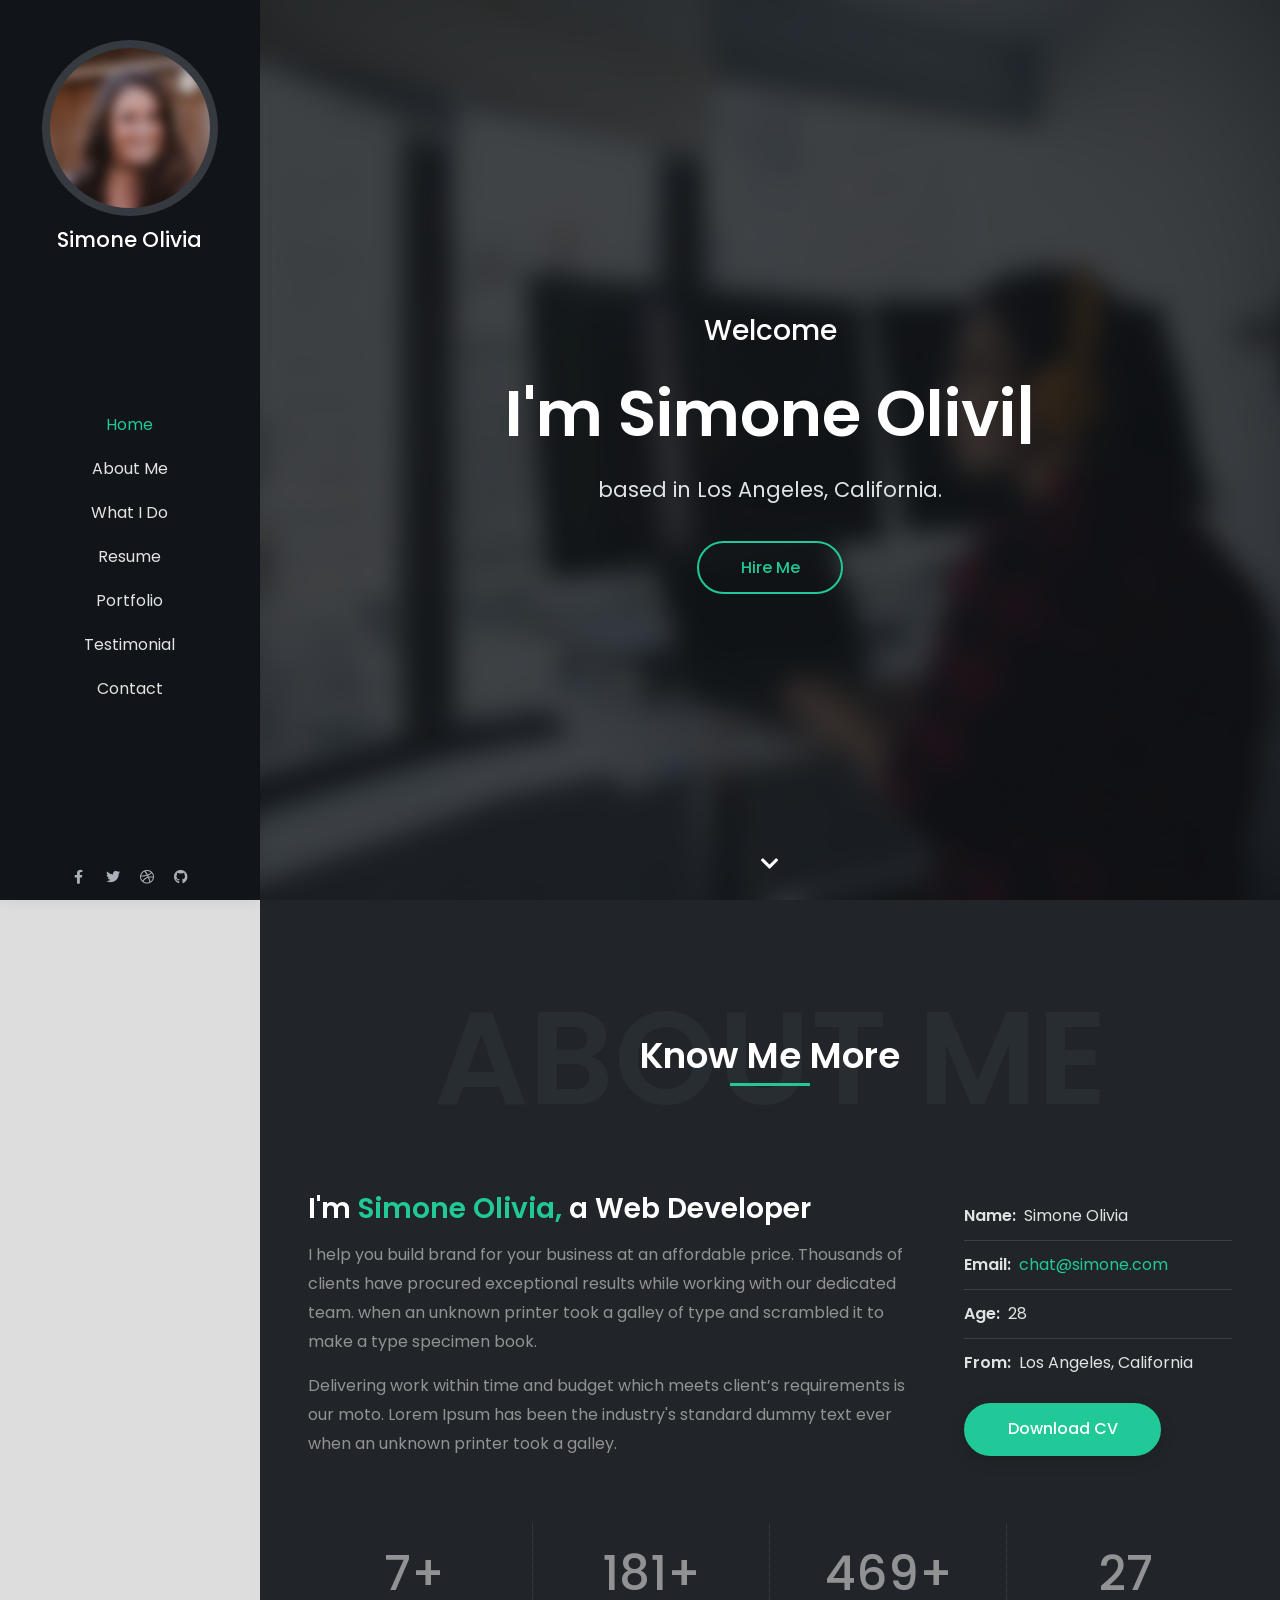
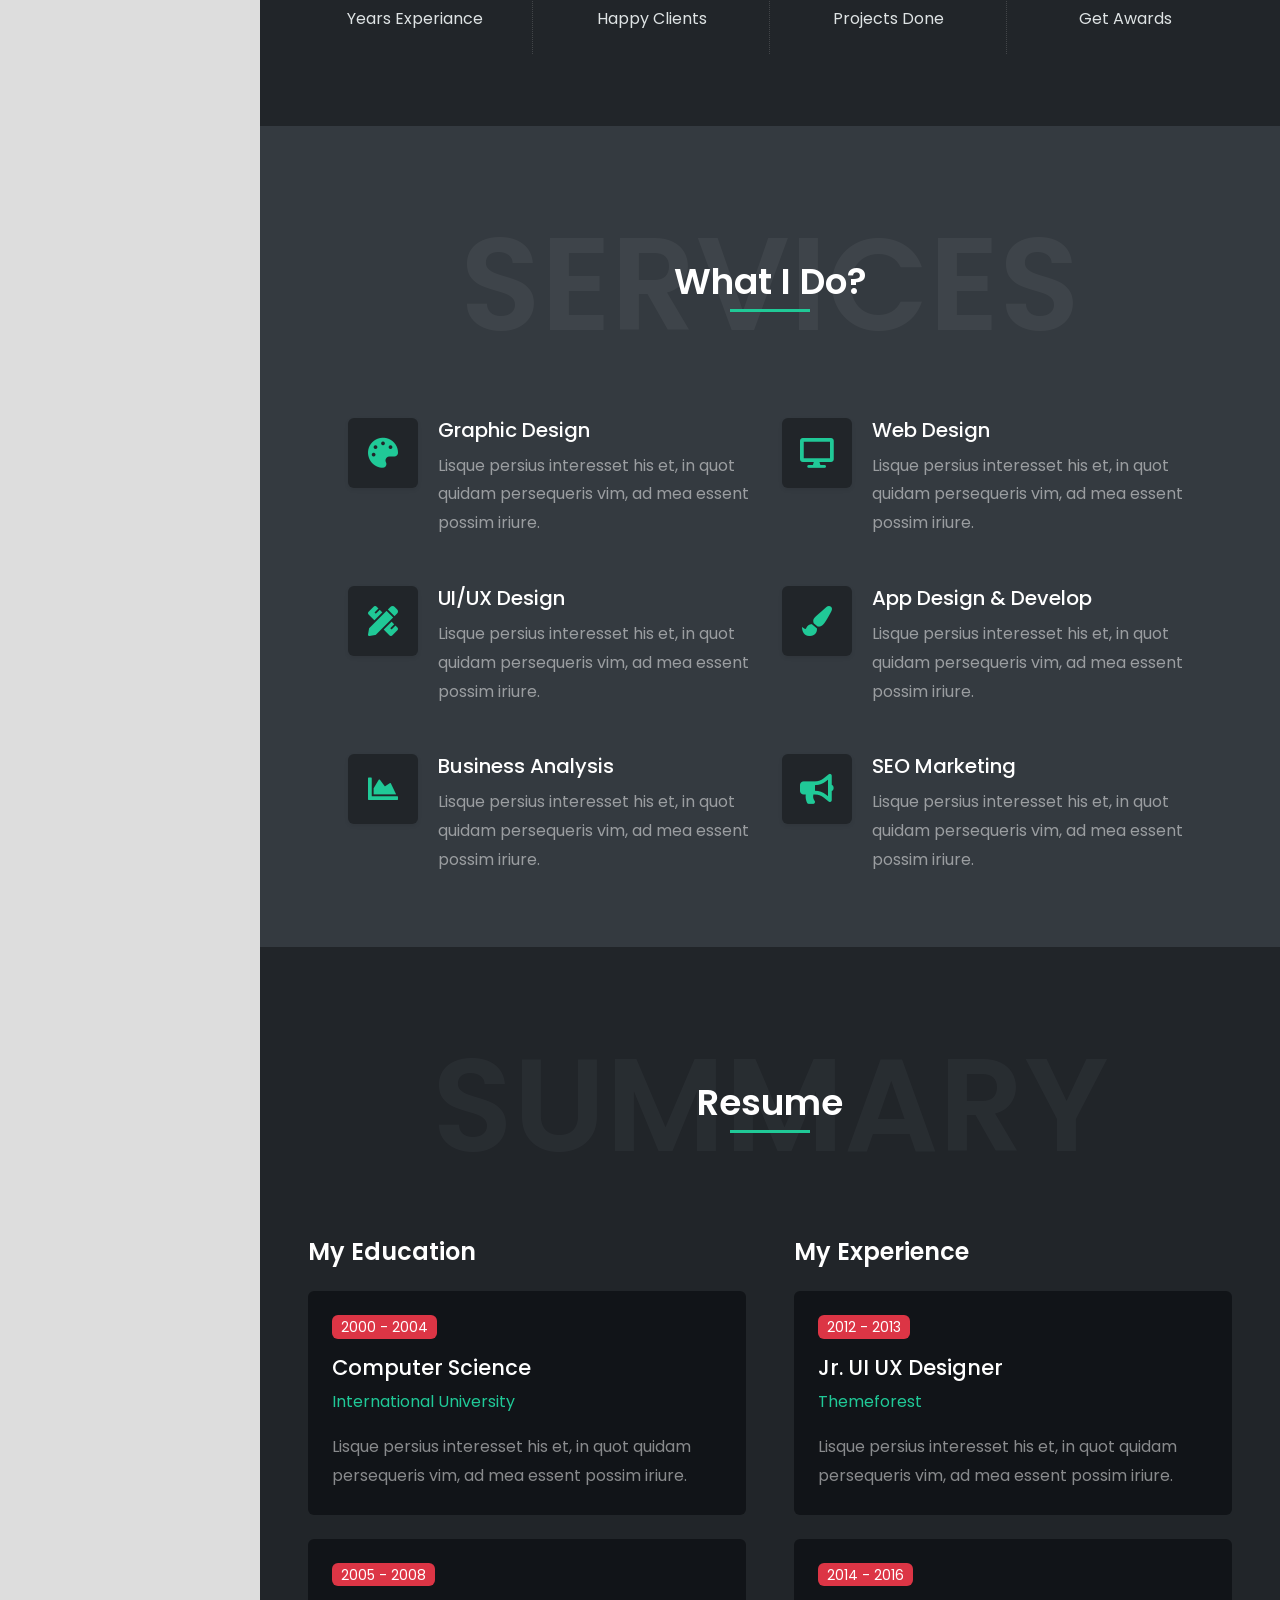
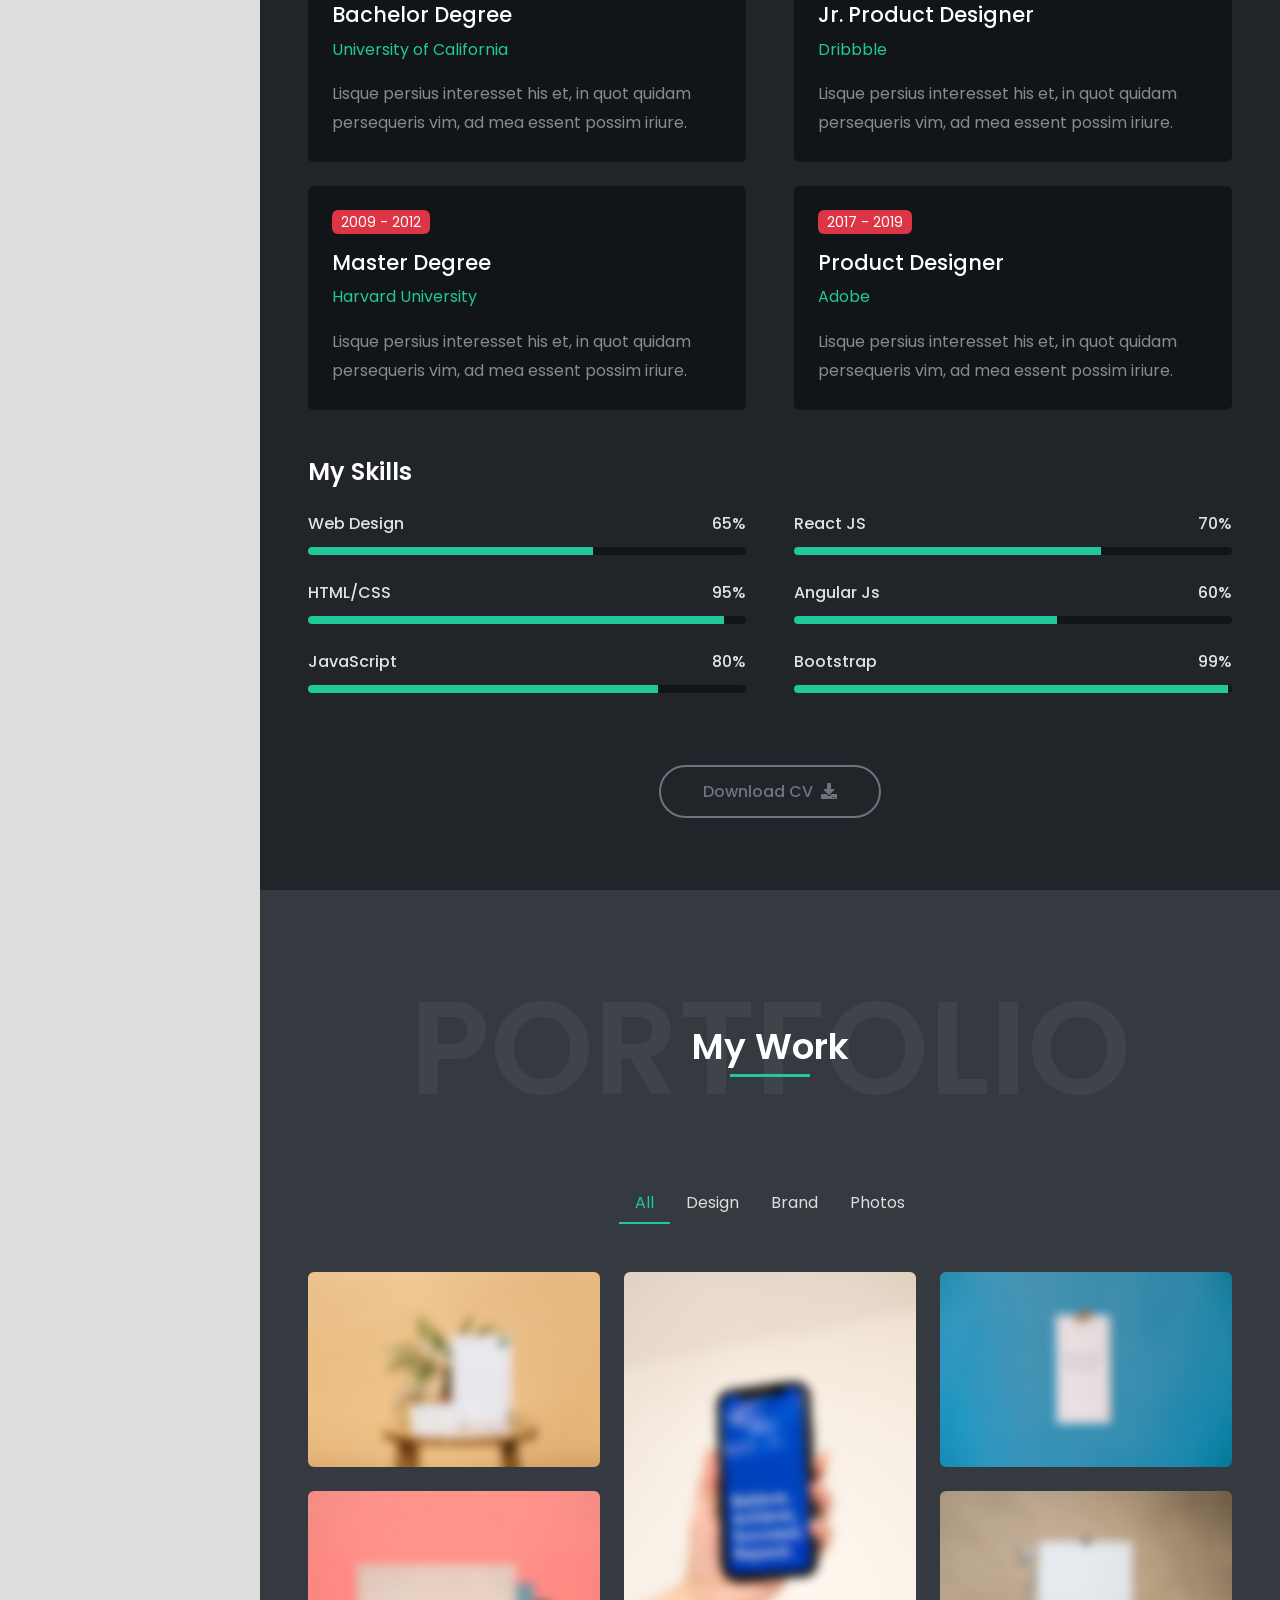
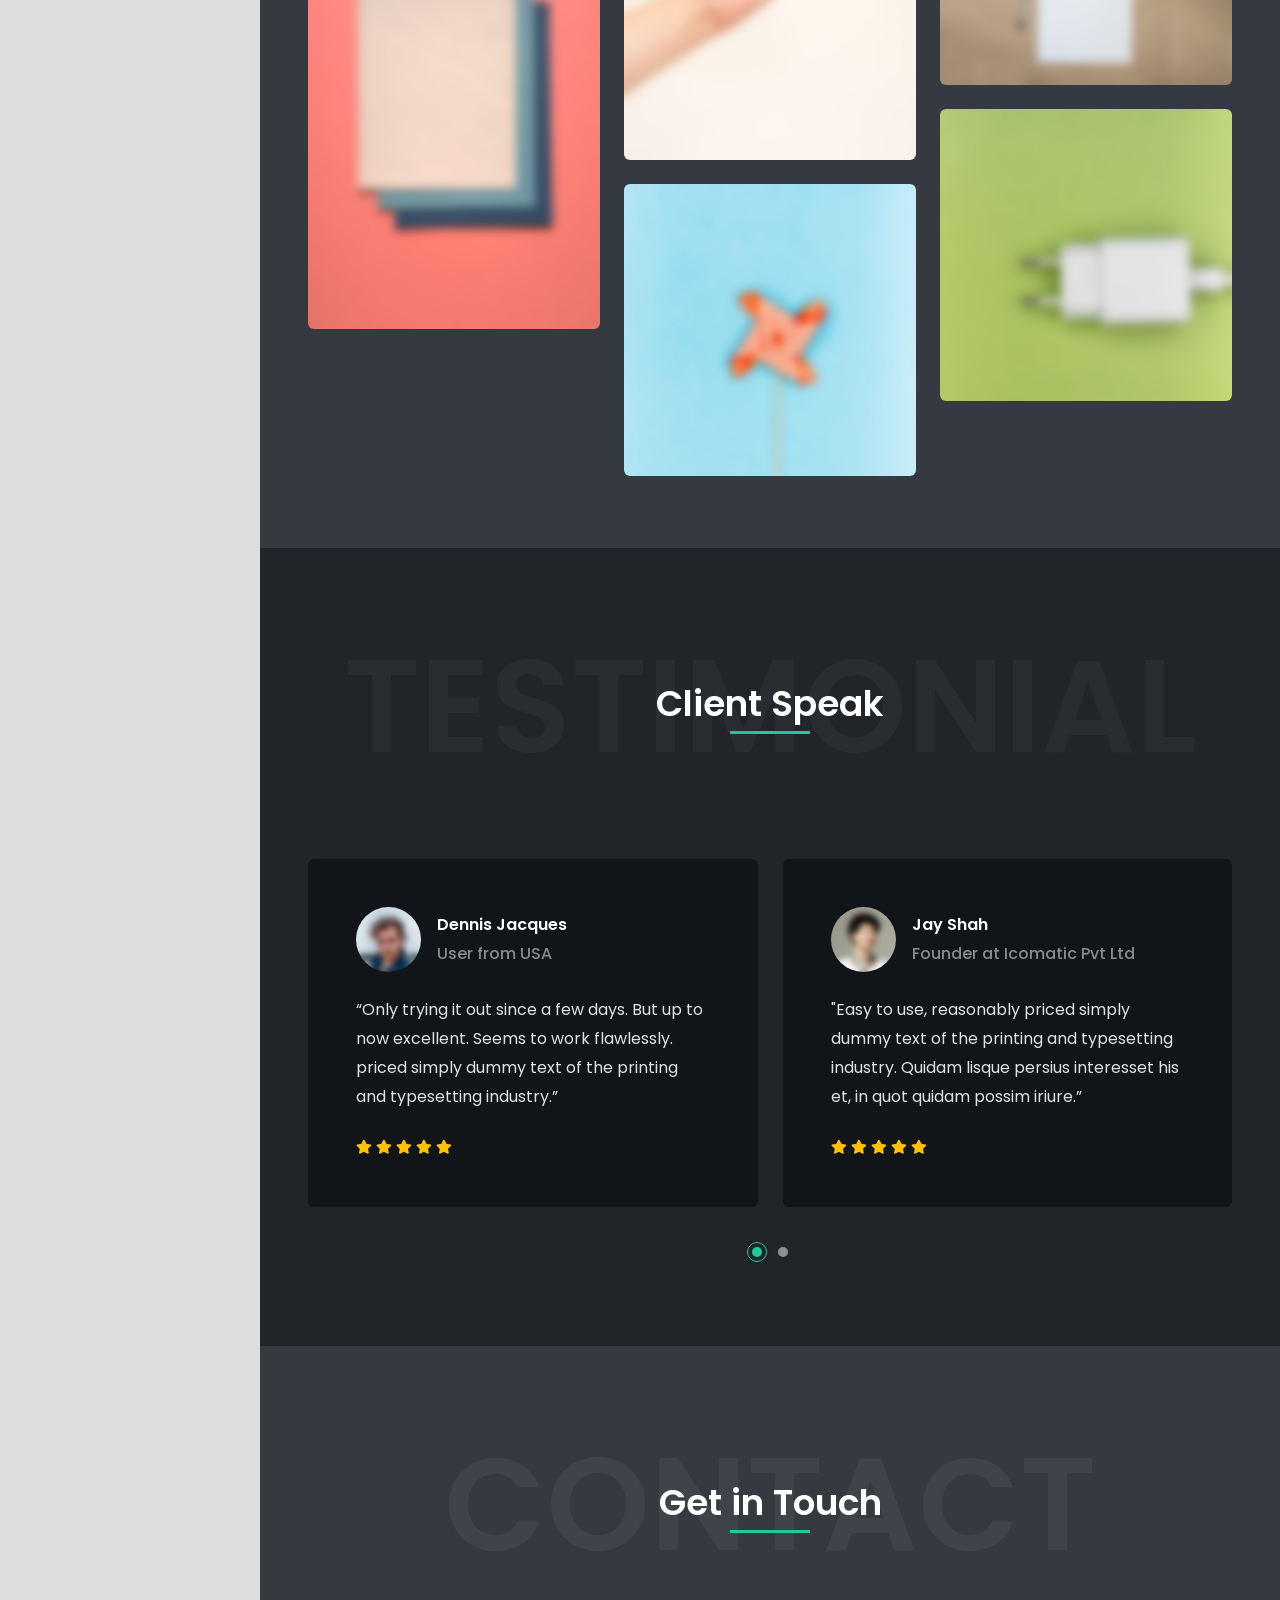
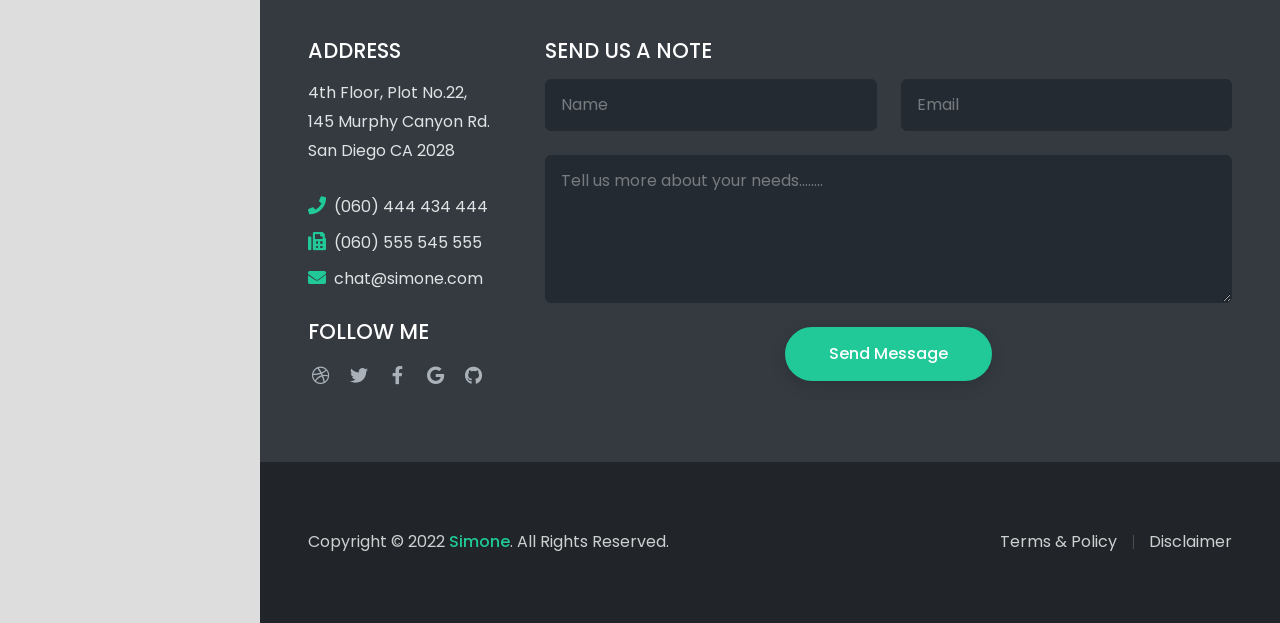
<file: demo2/HTML/index-dark.html>
<!DOCTYPE html>
<html lang="en">
<head>
<meta charset="UTF-8" />
<meta http-equiv="X-UA-Compatible" content="IE=edge">
<meta name="viewport" content="width=device-width, initial-scale=1">
<link href="images/favicon.png" rel="icon" />
<title>Simone - Personal Portfolio Template</title>
<meta name="description" content="Simone is responsive bootstrap 5 one page personal portfolio html template.">
<meta name="author" content="harnishdesign.net">

<!-- Web Fonts -->
<link href="https://fonts.googleapis.com/css2?family=Poppins:ital,wght@0,100;0,200;0,300;0,400;0,500;0,600;0,700;0,800;0,900;1,100;1,200;1,300;1,400;1,500;1,600;1,700;1,800;1,900&display=swap" rel="stylesheet">

<!-- Stylesheet
============================== -->
<!-- Bootstrap -->
<link rel="stylesheet" type="text/css" href="vendor/bootstrap/css/bootstrap.min.css" />
<!-- Font Awesome Icon -->
<link rel="stylesheet" type="text/css" href="vendor/font-awesome/css/all.min.css" />
<!-- Owl Carousel -->
<link rel="stylesheet" type="text/css" href="vendor/owl.carousel/assets/owl.carousel.min.css" />
<!-- Magnific Popup -->
<link rel="stylesheet" type="text/css" href="vendor/magnific-popup/magnific-popup.min.css" />
<!-- Custom Stylesheet -->
<link rel="stylesheet" type="text/css" href="css/stylesheet.css" />
</head>

<body class="side-header" data-bs-spy="scroll" data-bs-target="#header-nav" data-bs-offset="1">

<!-- Preloader -->
<div class="preloader preloader-dark">
  <div class="lds-ellipsis">
    <div></div>
    <div></div>
    <div></div>
    <div></div>
  </div>
</div>
<!-- Preloader End --> 

<!-- Document Wrapper   
=============================== -->
<div id="main-wrapper"> 
  <!-- Header
  ============================ -->
  <header id="header" class="sticky-top"> 
    <!-- Navbar -->
    <nav class="primary-menu navbar navbar-expand-lg navbar-dark bg-dark border-bottom-0">
      <div class="container-fluid position-relative h-100 flex-lg-column ps-3 px-lg-3 pt-lg-3 pb-lg-2"> 
        
        <!-- Logo --> 
        <a href="index.html" class="mb-lg-auto mt-lg-4">
			<span class="bg-dark-2 rounded-pill p-2 mb-lg-1 d-none d-lg-inline-block">
				<img class="img-fluid rounded-pill d-block" src="images/profile.jpg" title="I'm Simone" alt="">
			</span>
			<h1 class="text-5 text-white text-center mb-0 d-lg-block">Simone Olivia</h1>
        </a> 
        <!-- Logo End -->
        
        <div id="header-nav" class="collapse navbar-collapse w-100 my-lg-auto">
          <ul class="navbar-nav text-lg-center my-lg-auto py-lg-3">
            <li class="nav-item"><a class="nav-link smooth-scroll active" href="#home">Home</a></li>
            <li class="nav-item"><a class="nav-link smooth-scroll" href="#about">About Me</a></li>
            <li class="nav-item"><a class="nav-link smooth-scroll" href="#services">What I Do</a></li>
            <li class="nav-item"><a class="nav-link smooth-scroll" href="#resume">Resume</a></li>
            <li class="nav-item"><a class="nav-link smooth-scroll" href="#portfolio">Portfolio</a></li>
            <li class="nav-item"><a class="nav-link smooth-scroll" href="#testimonial">Testimonial</a></li>
            <li class="nav-item"><a class="nav-link smooth-scroll" href="#contact">Contact</a></li>
          </ul>
        </div>
        <ul class="social-icons social-icons-muted social-icons-sm mt-lg-auto ms-auto ms-lg-0 d-flex">
          <li class="social-icons-facebook"><a data-bs-toggle="tooltip" title="Facebook" href="http://www.facebook.com/" target="_blank"><i class="fab fa-facebook-f"></i></a></li>
          <li class="social-icons-twitter"><a data-bs-toggle="tooltip" title="Twitter" href="http://www.twitter.com/" target="_blank"><i class="fab fa-twitter"></i></a></li>
          <li class="social-icons-dribbble"><a data-bs-toggle="tooltip" title="Dribbble" data-bs-placement="top" href="http://www.dribbble.com/" target="_blank"><i class="fab fa-dribbble"></i></a></li>
          <li class="social-icons-github"><a data-bs-toggle="tooltip" title="GitHub" data-bs-placement="top" href="http://www.google.com/" target="_blank" ><i class="fab fa-github"></i></a></li>
        </ul>
        <button class="navbar-toggler" type="button" data-bs-toggle="collapse" data-bs-target="#header-nav"><span></span><span></span><span></span></button>
      </div>
    </nav>
    <!-- Navbar End --> 
  </header>
  <!-- Header End --> 
		
  <!-- Content
  ============================================= -->
  <div id="content" role="main"> 
    
    <!-- Intro
    ============================================= -->
    <section id="home">
      <div class="hero-wrap">
        <div class="hero-mask opacity-8 bg-dark"></div>
        <div class="hero-bg parallax" style="background-image:url('images/intro-bg.jpg');"></div>
        <div class="hero-content section d-flex min-vh-100">
          <div class="container my-auto">
            <div class="row">
              <div class="col-12 text-center">
                <div class="typed-strings">
                  <p>I'm Simone Olivia</p>
                  <p>I'm a Freelancer.</p>
                  <p>I'm a Photographer.</p>
                  <p>I'm a Designer.</p>
                </div>
                <p class="text-7 fw-500 text-white mb-2 mb-md-3">Welcome</p>
                <h2 class="text-16 fw-600 text-white mb-2 mb-md-3"><span class="typed"></span></h2>
                <p class="text-5 text-light mb-4">based in Los Angeles, California.</p>
				<a href="#contact" class="btn btn-outline-primary rounded-pill shadow-none smooth-scroll mt-2">Hire Me</a>
              </div>
            </div>
          </div>
          <a href="#about" class="scroll-down-arrow text-white smooth-scroll"><span class="animated"><i class="fa fa-chevron-down"></i></span></a> </div>
      </div>
    </section>
    <!-- Intro end --> 
    
    <!-- About
    ============================================= -->
    <section id="about" class="section bg-dark-1">
      <div class="container px-lg-5"> 
        <!-- Heading -->
        <div class="position-relative d-flex text-center mb-5">
          <h2 class="text-24 text-muted opacity-1 text-uppercase fw-600 w-100 mb-0">About Me</h2>
          <p class="text-9 text-white fw-600 position-absolute w-100 align-self-center lh-base mb-0">Know Me More<span class="heading-separator-line border-bottom border-3 border-primary d-block mx-auto"></span> </p>
        </div>
        <!-- Heading end-->
        
        <div class="row gy-5">
          <div class="col-lg-7 col-xl-8 text-center text-lg-start">
            <h2 class="text-7 text-white fw-600 mb-3">I'm <span class="text-primary">Simone Olivia,</span> a Web Developer</h2>
            <p class="text-white-50">I help you build brand for your business at an affordable price. Thousands of clients have procured exceptional results while working with our dedicated team. when an unknown printer took a galley of type and scrambled it to make a type specimen book.</p>
            <p class="text-white-50">Delivering work within time and budget which meets client’s requirements is our moto. Lorem Ipsum has been the industry's standard dummy text ever when an unknown printer took a galley.</p>
          </div>
          <div class="col-lg-5 col-xl-4">
            <div class="ps-lg-4">
              <ul class="list-style-2 list-style-light text-light">
                <li><span class="fw-600 me-2">Name:</span>Simone Olivia</li>
                <li><span class="fw-600 me-2">Email:</span><a href="mailto:chat@simone.com">chat@simone.com</a></li>
                <li><span class="fw-600 me-2">Age:</span>28</li>
                <li class="border-0"><span class="fw-600 me-2">From:</span>Los Angeles, California</li>
              </ul>
              <a href="#" class="btn btn-primary rounded-pill">Download CV</a> </div>
          </div>
        </div>
        <div class="brands-grid separator-border separator-border-light mt-5">
          <div class="row">
            <div class="col-6 col-md-3">
              <div class="featured-box text-center">
                <h4 class="text-12 text-white-50 mb-0"><span class="counter" data-from="0" data-to="10">10</span>+</h4>
                <p class="text-light mb-0">Years Experiance</p>
              </div>
            </div>
            <div class="col-6 col-md-3">
              <div class="featured-box text-center">
                <h4 class="text-12 text-white-50 mb-0"><span class="counter" data-from="0" data-to="250">250</span>+</h4>
                <p class="text-light mb-0">Happy Clients</p>
              </div>
            </div>
            <div class="col-6 col-md-3">
              <div class="featured-box text-center">
                <h4 class="text-12 text-white-50 mb-0"><span class="counter" data-from="0" data-to="650">650</span>+</h4>
                <p class="text-light mb-0">Projects Done</p>
              </div>
            </div>
            <div class="col-6 col-md-3">
              <div class="featured-box text-center">
                <h4 class="text-12 text-white-50 mb-0"><span class="counter" data-from="0" data-to="38">20</span></h4>
                <p class="text-light mb-0">Get Awards</p>
              </div>
            </div>
          </div>
        </div>
      </div>
    </section>
    <!-- About end --> 
    
    <!-- Services
    ============================================= -->
    <section id="services" class="section bg-dark-2">
      <div class="container px-lg-5"> 
        <!-- Heading -->
        <div class="position-relative d-flex text-center mb-5">
          <h2 class="text-24 text-white-50 opacity-1 text-uppercase fw-600 w-100 mb-0">Services</h2>
          <p class="text-9 text-white fw-600 position-absolute w-100 align-self-center lh-base mb-0">What I Do?<span class="heading-separator-line border-bottom border-3 border-primary d-block mx-auto"></span> </p>
        </div>
        <!-- Heading end-->
        
        <div class="row">
          <div class="col-lg-11 mx-auto">
            <div class="row">
              <div class="col-md-6">
                <div class="featured-box style-3 mb-5">
                  <div class="featured-box-icon text-primary bg-dark-1 shadow-sm rounded"> <i class="fas fa-palette"></i> </div>
                  <h3 class="text-white">Graphic Design</h3>
                  <p class="text-white-50 mb-0">Lisque persius interesset his et, in quot quidam persequeris vim, ad mea essent possim iriure.</p>
                </div>
              </div>
              <div class="col-md-6">
                <div class="featured-box style-3 mb-5">
                  <div class="featured-box-icon text-primary bg-dark-1 shadow-sm rounded"> <i class="fas fa-desktop"></i></div>
                  <h3 class="text-white">Web Design</h3>
                  <p class="text-white-50 mb-0">Lisque persius interesset his et, in quot quidam persequeris vim, ad mea essent possim iriure.</p>
                </div>
              </div>
              <div class="col-md-6">
                <div class="featured-box style-3 mb-5">
                  <div class="featured-box-icon text-primary bg-dark-1 shadow-sm rounded"> <i class="fas fa-pencil-ruler"></i> </div>
                  <h3 class="text-white">UI/UX Design</h3>
                  <p class="text-white-50 mb-0">Lisque persius interesset his et, in quot quidam persequeris vim, ad mea essent possim iriure.</p>
                </div>
              </div>
              <div class="col-md-6">
                <div class="featured-box style-3 mb-5">
                  <div class="featured-box-icon text-primary bg-dark-1 shadow-sm rounded"> <i class="fas fa-paint-brush"></i> </div>
                  <h3 class="text-white">App Design &amp; Develop</h3>
                  <p class="text-white-50 mb-0">Lisque persius interesset his et, in quot quidam persequeris vim, ad mea essent possim iriure.</p>
                </div>
              </div>
              <div class="col-md-6">
                <div class="featured-box style-3 mb-5 mb-md-0">
                  <div class="featured-box-icon text-primary bg-dark-1 shadow-sm rounded"> <i class="fas fa-chart-area"></i> </div>
                  <h3 class="text-white">Business Analysis</h3>
                  <p class="text-white-50 mb-0">Lisque persius interesset his et, in quot quidam persequeris vim, ad mea essent possim iriure.</p>
                </div>
              </div>
              <div class="col-md-6">
                <div class="featured-box style-3 mb-0">
                  <div class="featured-box-icon text-primary bg-dark-1 shadow-sm rounded"> <i class="fas fa-bullhorn"></i> </div>
                  <h3 class="text-white">SEO Marketing</h3>
                  <p class="text-white-50 mb-0">Lisque persius interesset his et, in quot quidam persequeris vim, ad mea essent possim iriure.</p>
                </div>
              </div>
            </div>
          </div>
        </div>
      </div>
    </section>
    <!-- Services end --> 
    
    <!-- Resume
    ============================================= -->
    <section id="resume" class="section bg-dark-1">
      <div class="container px-lg-5"> 
        <!-- Heading -->
        <div class="position-relative d-flex text-center mb-5">
          <h2 class="text-24 text-muted opacity-1 text-uppercase fw-600 w-100 mb-0">Summary</h2>
          <p class="text-9 text-white fw-600 position-absolute w-100 align-self-center lh-base mb-0">Resume<span class="heading-separator-line border-bottom border-3 border-primary d-block mx-auto"></span> </p>
        </div>
        <!-- Heading end-->
        
        <div class="row gx-5"> 
          <!-- My Education -->
          <div class="col-md-6">
            <h2 class="text-6 text-white fw-600 mb-4">My Education</h2>
            <div class="bg-dark rounded p-4 mb-4">
              <p class="badge bg-danger text-2 fw-400">2000 - 2004</p>
              <h3 class="text-5 text-white">Computer Science</h3>
              <p class="text-primary">International University</p>
              <p class="text-white-50 mb-0">Lisque persius interesset his et, in quot quidam persequeris vim, ad mea essent possim iriure.</p>
            </div>
            <div class="bg-dark rounded p-4 mb-4">
              <p class="badge bg-danger text-2 fw-400">2005 - 2008</p>
              <h3 class="text-5 text-white">Bachelor Degree</h3>
              <p class="text-primary">University of California</p>
              <p class="text-white-50 mb-0">Lisque persius interesset his et, in quot quidam persequeris vim, ad mea essent possim iriure.</p>
            </div>
            <div class="bg-dark rounded p-4 mb-4">
              <p class="badge bg-danger text-2 fw-400">2009 - 2012</p>
              <h3 class="text-5 text-white">Master Degree</h3>
              <p class="text-primary">Harvard University</p>
              <p class="text-white-50 mb-0">Lisque persius interesset his et, in quot quidam persequeris vim, ad mea essent possim iriure.</p>
            </div>
          </div>
          
          <!-- My Experience -->
          <div class="col-md-6">
            <h2 class="text-6 text-white fw-600 mb-4">My Experience</h2>
            <div class="bg-dark rounded p-4 mb-4">
              <p class="badge bg-danger text-2 fw-400">2012 - 2013</p>
              <h3 class="text-5 text-white">Jr. UI UX Designer</h3>
              <p class="text-primary">Themeforest</p>
              <p class="text-white-50 mb-0">Lisque persius interesset his et, in quot quidam persequeris vim, ad mea essent possim iriure.</p>
            </div>
            <div class="bg-dark rounded p-4 mb-4">
              <p class="badge bg-danger text-2 fw-400">2014 - 2016</p>
              <h3 class="text-5 text-white">Jr. Product Designer</h3>
              <p class="text-primary">Dribbble</p>
              <p class="text-white-50 mb-0">Lisque persius interesset his et, in quot quidam persequeris vim, ad mea essent possim iriure.</p>
            </div>
            <div class="bg-dark rounded p-4 mb-4">
              <p class="badge bg-danger text-2 fw-400">2017 - 2019</p>
              <h3 class="text-5 text-white">Product Designer</h3>
              <p class="text-primary">Adobe</p>
              <p class="text-white-50 mb-0">Lisque persius interesset his et, in quot quidam persequeris vim, ad mea essent possim iriure.</p>
            </div>
          </div>
        </div>
        <!-- My Skills -->
		<h2 class="text-6 text-white fw-600 mt-4 mb-4">My Skills</h2>
        <div class="row gx-5">
          <div class="col-md-6">
            <p class="text-light fw-500 text-start mb-2">Web Design <span class="float-end">65%</span></p>
            <div class="progress progress-sm bg-dark mb-4">
              <div class="progress-bar" role="progressbar" style="width: 65%" aria-valuenow="65" aria-valuemin="0" aria-valuemax="100"></div>
            </div>
            <p class="text-light fw-500 text-start mb-2">HTML/CSS <span class="float-end">95%</span></p>
            <div class="progress progress-sm bg-dark mb-4">
              <div class="progress-bar" role="progressbar" style="width: 95%" aria-valuenow="95" aria-valuemin="0" aria-valuemax="100"></div>
            </div>
            <p class="text-light fw-500 text-start mb-2">JavaScript <span class="float-end">80%</span></p>
            <div class="progress progress-sm bg-dark mb-4">
              <div class="progress-bar" role="progressbar" style="width: 80%" aria-valuenow="80" aria-valuemin="0" aria-valuemax="100"></div>
            </div>
          </div>
          <div class="col-md-6">
            <p class="text-light fw-500 text-start mb-2">React JS <span class="float-end">70%</span></p>
            <div class="progress progress-sm bg-dark mb-4">
              <div class="progress-bar" role="progressbar" style="width: 70%" aria-valuenow="70" aria-valuemin="0" aria-valuemax="100"></div>
            </div>
            <p class="text-light fw-500 text-start mb-2">Angular Js <span class="float-end">60%</span></p>
            <div class="progress progress-sm bg-dark mb-4">
              <div class="progress-bar" role="progressbar" style="width: 60%" aria-valuenow="60" aria-valuemin="0" aria-valuemax="100"></div>
            </div>
            <p class="text-light fw-500 text-start mb-2">Bootstrap <span class="float-end">99%</span></p>
            <div class="progress progress-sm bg-dark mb-4">
              <div class="progress-bar" role="progressbar" style="width: 99%" aria-valuenow="99" aria-valuemin="0" aria-valuemax="100"></div>
            </div>
          </div>
        </div>
        <div class="text-center mt-5"><a href="#" class="btn btn-outline-secondary rounded-pill shadow-none">Download CV <span class="ms-1"><i class="fas fa-download"></i></span></a></div>
      </div>
    </section>
    <!-- Resume end --> 
    
    <!-- Portfolio
    ============================================= -->
    <section id="portfolio" class="section bg-dark-2">
      <div class="container px-lg-5"> 
        <!-- Heading -->
        <div class="position-relative d-flex text-center mb-5">
          <h2 class="text-24 text-white-50 opacity-1 text-uppercase fw-600 w-100 mb-0">Portfolio</h2>
          <p class="text-9 text-white fw-600 position-absolute w-100 align-self-center lh-base mb-0">My Work<span class="heading-separator-line border-bottom border-3 border-primary d-block mx-auto"></span> </p>
        </div>
        <!-- Heading end--> 
        
        <!-- Filter Menu -->
        <ul class="portfolio-menu nav nav-tabs nav-light justify-content-center border-bottom-0 mb-5">
          <li class="nav-item"> <a data-filter="*" class="nav-link active" href="">All</a></li>
          <li class="nav-item"> <a data-filter=".design" href="" class="nav-link">Design</a></li>
          <li class="nav-item"> <a data-filter=".brand" href="" class="nav-link">Brand</a></li>
          <li class="nav-item"> <a data-filter=".photos" href="" class="nav-link">Photos</a></li>
        </ul>
        <!-- Filter Menu end -->
        <div class="portfolio popup-ajax-gallery">
          <div class="row portfolio-filter g-4">
            <div class="col-sm-6 col-lg-4 brand">
              <div class="portfolio-box rounded">
                <div class="portfolio-img rounded"> <img class="img-fluid d-block" src="images/projects/project-1.jpg" alt="">
                  <div class="portfolio-overlay"> <a class="popup-ajax stretched-link" href="ajax/portfolio-ajax-project-dark-1.html"></a>
                    <div class="portfolio-overlay-details">
                      <h5 class="text-white fw-400">Project Title</h5>
                      <span class="text-light">Category</span> </div>
                  </div>
                </div>
              </div>
            </div>
            <div class="col-sm-6 col-lg-4 design">
              <div class="portfolio-box rounded">
                <div class="portfolio-img rounded"> <img class="img-fluid d-block" src="images/projects/project-2.jpg" alt="">
                  <div class="portfolio-overlay"> <a class="popup-ajax stretched-link" href="ajax/portfolio-ajax-project-dark-2.html"></a>
                    <div class="portfolio-overlay-details">
                      <h5 class="text-white fw-400">Project Title</h5>
                      <span class="text-light">Category</span> </div>
                  </div>
                </div>
              </div>
            </div>
            <div class="col-sm-6 col-lg-4 artwork photos">
              <div class="portfolio-box rounded">
                <div class="portfolio-img rounded"> <img class="img-fluid d-block" src="images/projects/project-3.jpg" alt="">
                  <div class="portfolio-overlay"> <a class="popup-ajax stretched-link" href="ajax/portfolio-ajax-project-dark-3.html"></a>
                    <div class="portfolio-overlay-details">
                      <h5 class="text-white fw-400">Project Title</h5>
                      <span class="text-light">Category</span> </div>
                  </div>
                </div>
              </div>
            </div>
            <div class="col-sm-6 col-lg-4 artwork brand photos">
              <div class="portfolio-box rounded">
                <div class="portfolio-img rounded"> <img class="img-fluid d-block" src="images/projects/project-4.jpg" alt="">
                  <div class="portfolio-overlay"> <a class="popup-ajax stretched-link" href="ajax/portfolio-ajax-project-dark-4.html"></a>
                    <div class="portfolio-overlay-details">
                      <h5 class="text-white fw-400">Project Title</h5>
                      <span class="text-light">Category</span> </div>
                  </div>
                </div>
              </div>
            </div>
            <div class="col-sm-6 col-lg-4 design">
              <div class="portfolio-box rounded">
                <div class="portfolio-img rounded"> <img class="img-fluid d-block" src="images/projects/project-5.jpg" alt="">
                  <div class="portfolio-overlay"> <a class="popup-ajax stretched-link" href="ajax/portfolio-ajax-project-dark-5.html"></a>
                    <div class="portfolio-overlay-details">
                      <h5 class="text-white fw-400">Project Title</h5>
                      <span class="text-light">Category</span> </div>
                  </div>
                </div>
              </div>
            </div>
            <div class="col-sm-6 col-lg-4 brand">
              <div class="portfolio-box rounded">
                <div class="portfolio-img rounded"> <img class="img-fluid d-block" src="images/projects/project-6.jpg" alt="">
                  <div class="portfolio-overlay"> <a class="popup-ajax stretched-link" href="ajax/portfolio-ajax-project-dark-6.html"></a>
                    <div class="portfolio-overlay-details">
                      <h5 class="text-white fw-400">Project Title</h5>
                      <span class="text-light">Category</span> </div>
                  </div>
                </div>
              </div>
            </div>
            <div class="col-sm-6 col-lg-4 design photos">
              <div class="portfolio-box rounded">
                <div class="portfolio-img rounded"> <img class="img-fluid d-block" src="images/projects/project-7.jpg" alt="">
                  <div class="portfolio-overlay"> <a class="popup-ajax stretched-link" href="ajax/portfolio-ajax-project-dark-7.html"></a>
                    <div class="portfolio-overlay-details">
                      <h5 class="text-white fw-400">Project Title</h5>
                      <span class="text-light">Category</span> </div>
                  </div>
                </div>
              </div>
            </div>
          </div>
        </div>
      </div>
    </section>
    <!-- Portfolio end --> 
    
    <!-- Testimonial
    ============================================= -->
    <section id="testimonial" class="section bg-dark-1">
      <div class="container px-lg-5"> 
        <!-- Heading -->
        <div class="position-relative d-flex text-center mb-5">
          <h2 class="text-24 text-muted opacity-1 text-uppercase fw-600 w-100 mb-0">Testimonial</h2>
          <p class="text-9 text-white fw-600 position-absolute w-100 align-self-center lh-base mb-0">Client Speak<span class="heading-separator-line border-bottom border-3 border-primary d-block mx-auto"></span> </p>
        </div>
        <!-- Heading end-->
        
        <div class="owl-carousel owl-light owl-theme" data-loop="true" data-nav="false" data-autoplay="false" data-margin="25" data-stagepadding="0" data-slideby="1" data-items-xs="1" data-items-sm="1" data-items-md="1" data-items-lg="2">
          <div class="item">
            <div class="bg-dark rounded p-5">
              <div class="d-flex align-items-center mt-auto mb-4"> <img class="img-fluid rounded-circle d-inline-block w-auto" src="images/testimonial/client-sm-3.jpg" alt="">
                <p class="ms-3 mb-0"><strong class="d-block text-white fw-600">Dennis Jacques</strong> <span class="text-white-50 fw-500">User from USA</span></p>
              </div>
              <p class="text-light mb-4">“Only trying it out since a few days. But up to now excellent. Seems to work flawlessly. priced simply dummy text of the printing and typesetting industry.”</p>
              <span class="text-2"> <i class="fas fa-star text-warning"></i> <i class="fas fa-star text-warning"></i> <i class="fas fa-star text-warning"></i> <i class="fas fa-star text-warning"></i> <i class="fas fa-star text-warning"></i> </span> </div>
          </div>
          <div class="item">
            <div class="bg-dark rounded p-5">
              <div class="d-flex align-items-center mt-auto mb-4"> <img class="img-fluid rounded-circle d-inline-block w-auto" src="images/testimonial/client-sm-1.jpg" alt="">
                <p class="ms-3 mb-0"><strong class="d-block text-white fw-600">Jay Shah</strong> <span class="text-white-50 fw-500">Founder at Icomatic Pvt Ltd</span></p>
              </div>
              <p class="text-light mb-4">"Easy to use, reasonably priced simply dummy text of the printing and typesetting industry. Quidam lisque persius interesset his et, in quot quidam possim iriure.”</p>
              <span class="text-2"> <i class="fas fa-star text-warning"></i> <i class="fas fa-star text-warning"></i> <i class="fas fa-star text-warning"></i> <i class="fas fa-star text-warning"></i> <i class="fas fa-star text-warning"></i> </span> </div>
          </div>
          <div class="item">
            <div class="bg-dark rounded p-5">
              <div class="d-flex align-items-center mt-auto mb-4"> <img class="img-fluid rounded-circle d-inline-block w-auto" src="images/testimonial/client-sm-2.jpg" alt="">
                <p class="ms-3 mb-0"><strong class="d-block text-white fw-600">Patrick Cary</strong> <span class="text-white-50 fw-500">Freelancer from USA</span></p>
              </div>
              <p class="text-light mb-4">“I am happy Working with printing and typesetting industry. Quidam lisque persius interesset his et, in quot quidam persequeris essent possim iriure.”</p>
              <span class="text-2"> <i class="fas fa-star text-warning"></i> <i class="fas fa-star text-warning"></i> <i class="fas fa-star text-warning"></i> <i class="fas fa-star text-warning"></i> <i class="fas fa-star text-warning"></i> </span> </div>
          </div>
          <div class="item">
            <div class="bg-dark rounded p-5">
              <div class="d-flex align-items-center mt-auto mb-4"> <img class="img-fluid rounded-circle d-inline-block w-auto" src="images/testimonial/client-sm-4.jpg" alt="">
                <p class="ms-3 mb-0"><strong class="d-block text-white fw-600">Chris Tom</strong> <span class="text-white-50 fw-500">User from UK</span></p>
              </div>
              <p class="text-light mb-4">“I have used them twice now. Good rates, very efficient service and priced simply dummy text of the printing and typesetting industry quidam interesset his et. Excellent.”</p>
              <span class="text-2"> <i class="fas fa-star text-warning"></i> <i class="fas fa-star text-warning"></i> <i class="fas fa-star text-warning"></i> <i class="fas fa-star text-warning"></i> <i class="fas fa-star text-warning"></i> </span> </div>
          </div>
        </div>
      </div>
    </section>
    <!-- Testimonial end --> 
    
    <!-- Contact Me
    ============================================= -->
    <section id="contact" class="section bg-dark-2">
      <div class="container px-lg-5">
        <!-- Heading -->
        <div class="position-relative d-flex text-center mb-5">
          <h2 class="text-24 text-white-50 opacity-1 text-uppercase fw-600 w-100 mb-0">Contact</h2>
          <p class="text-9 text-white fw-600 position-absolute w-100 align-self-center lh-base mb-0">Get in Touch<span class="heading-separator-line border-bottom border-3 border-primary d-block mx-auto"></span> </p>
        </div>
        <!-- Heading end-->
        <div class="row gy-5">
          <div class="col-md-4 col-xl-3 order-1 order-md-0 text-center text-md-start">
            <h2 class="mb-3 text-5 text-white text-uppercase">Address</h2>
            <p class="text-3 text-light mb-4">4th Floor, Plot No.22,<br>
              145 Murphy Canyon Rd.<br>
              San Diego CA 2028 </p>
            <p class="text-3 text-light mb-1"><span class="text-primary text-4 me-2"><i class="fas fa-phone"></i></span>(060) 444 434 444</p>
            <p class="text-3 text-light mb-1"><span class="text-primary text-4 me-2"><i class="fas fa-fax"></i></span>(060) 555 545 555</p>
            <p class="text-3 text-light mb-4"><span class="text-primary text-4 me-2"><i class="fas fa-envelope"></i></span>chat@simone.com</p>
            <h2 class="mb-3 text-5 text-white text-uppercase">Follow Me</h2>
            <ul class="social-icons social-icons-muted justify-content-center justify-content-md-start">
              <li class="social-icons-dribbble"><a data-bs-toggle="tooltip" href="http://www.dribbble.com/harnishdesign/" target="_blank" title="Dribbble"><i class="fab fa-dribbble"></i></a></li>
              <li class="social-icons-twitter"><a data-bs-toggle="tooltip" href="https://twitter.com/harnishdesign/" target="_blank" title="Twitter"><i class="fab fa-twitter"></i></a></li>
              <li class="social-icons-facebook"><a data-bs-toggle="tooltip" href="http://www.facebook.com/harnishdesign/" target="_blank" title="Facebook"><i class="fab fa-facebook-f"></i></a></li>
              <li class="social-icons-google"><a data-bs-toggle="tooltip" href="http://www.google.com/" target="_blank" title="Google"><i class="fab fa-google"></i></a></li>
              <li class="social-icons-github"><a data-bs-toggle="tooltip" href="http://www.github.com/" target="_blank" title="GitHub"><i class="fab fa-github"></i></a></li>
            </ul>
          </div>
          <div class="col-md-8 col-xl-9 order-0 order-md-1">
            <h2 class="mb-3 text-5 text-white text-uppercase text-center text-md-start">Send us a note</h2>
			<form id="contact-form" class="form-dark" action="php/mail.php" method="post">
			  <div class="row g-4">
                <div class="col-xl-6">
                    <input name="name" type="text" class="form-control" required placeholder="Name">
                </div>
                <div class="col-xl-6">
                    <input name="email" type="email" class="form-control" required placeholder="Email">
                </div>
				<div class="col">
					<textarea name="form-message" class="form-control" rows="5" required placeholder="Tell us more about your needs........"></textarea>
				</div>
              </div>
              <p class="text-center mt-4 mb-0">
				<button id="submit-btn" class="btn btn-primary rounded-pill d-inline-flex" type="submit">Send Message</button>
              </p>
            </form>
          </div>
        </div>
      </div>
    </section>
    <!-- Contact Me end --> 
    
  </div>
  <!-- Content end --> 
  
  <!-- Footer
  ============================================= -->
  <footer id="footer" class="section footer-dark bg-dark-1">
    <div class="container px-lg-5">
      <div class="row">
        <div class="col-lg-6 text-center text-lg-start">
          <p class="mb-3 mb-lg-0">Copyright © 2022 <a href="#" class="fw-500">Simone</a>. All Rights Reserved.</p>
        </div>
        <div class="col-lg-6">
          <ul class="nav nav-separator nav-separator-light justify-content-center justify-content-lg-end">
            <li class="nav-item"> <a class="nav-link" data-bs-toggle="modal" data-bs-target="#terms-policy" href="#">Terms & Policy</a></li>
            <li class="nav-item"> <a class="nav-link" data-bs-toggle="modal" data-bs-target="#disclaimer" href="#">Disclaimer</a></li>
          </ul>
        </div>
      </div>
    </div>
  </footer>
  <!-- Footer end --> 
  
</div>
<!-- Document Wrapper end --> 

<!-- Back to Top
============================================= --> 
<a id="back-to-top" class="rounded-circle" data-bs-toggle="tooltip" title="Back to Top" href="javascript:void(0)"><i class="fa fa-chevron-up"></i></a> 

<!-- Terms & Policy Modal
================================== -->
<div id="terms-policy" class="modal fade" role="dialog" aria-hidden="true">
  <div class="modal-dialog modal-lg modal-dialog-centered" role="document">
    <div class="modal-content bg-dark-2 text-light">
      <div class="modal-header border-secondary">
        <h5 class="modal-title text-white">Terms & Policy</h5>
        <button type="button" class="btn-close btn-close-white" data-bs-dismiss="modal" aria-label="Close"></button>
      </div>
      <div class="modal-body p-4">
        <p>Simply dummy text of the printing and typesetting industry. Lorem Ipsum has been the industry's standard dummy text ever since the 1500s, when an unknown printer took a galley of type and scrambled it to make a type specimen book. It has survived not only five centuries, but also the leap into electronic typesetting, remaining essentially unchanged.</p>
        <h3 class="text-white mb-3 mt-4 mt-4">Terms of Use</h3>
        <p>It has survived not only five centuries, but also the leap into electronic typesetting, remaining essentially unchanged. Simply dummy text of the printing and typesetting industry.</p>
        <h5 class="text-white text-4 mt-4">Part I – Information Simone collects and controls</h5>
        <p>Lorem Ipsum has been the industry's standard dummy text ever since the 1500s, when an unknown printer took a galley of type and scrambled it to make a type specimen book.</p>
        <h5 class="text-white text-4 mt-4">Part II – Information that Simone processes on your behalf</h5>
        <p>Lorem Ipsum has been the industry's standard dummy text ever since the 1500s, when an unknown printer took a galley of type and scrambled it to make a type specimen book.</p>
        <h5 class="text-white text-4 mt-4">Part III – General</h5>
        <p>It has survived not only five centuries, but also the leap into electronic typesetting, remaining essentially unchanged. Lorem Ipsum has been the industry's standard dummy text ever since the 1500s, when an unknown printer took a galley of type and scrambled it to make a type specimen book.</p>
        <h3 class="text-white mb-3 mt-4">Privacy Policy</h3>
        <p>Lorem Ipsum is simply dummy text of the printing and typesetting industry. Lorem Ipsum has been the industry's standard dummy text ever since the 1500s, when an unknown printer took a galley of type and scrambled it to make a type specimen book. </p>
        <ol class="lh-lg">
          <li>Lisque persius interesset his et, in quot quidam persequeris vim, ad mea essent possim iriure.</li>
          <li>Quidam lisque persius interesset his et, Lisque persius interesset his et, in quot quidam persequeris vim, ad mea essent possim iriure.</li>
          <li>In quot quidam persequeris vim, ad mea essent possim iriure. Quidam lisque persius interesset his et.</li>
          <li>Quidam lisque persius interesset his et, Lisque persius interesset his et.</li>
          <li>Interesset his et, Lisque persius interesset his et, in quot quidam persequeris vim, ad mea essent possim iriure.</li>
          <li>Persius interesset his et, Lisque persius interesset his et, in quot quidam persequeris vim, ad mea essent possim iriure.</li>
          <li>Quot quidam persequeris vim Quidam lisque persius interesset his et, Lisque persius interesset his et, in quot quidam persequeris vim, ad mea essent possim iriure.</li>
        </ol>
      </div>
    </div>
  </div>
</div>
<!-- Terms & Policy Modal End --> 

<!-- Disclaimer Modal
================================== -->
<div id="disclaimer" class="modal fade" role="dialog" aria-hidden="true">
  <div class="modal-dialog modal-lg modal-dialog-centered" role="document">
    <div class="modal-content bg-dark-2 text-light">
      <div class="modal-header border-secondary">
        <h5 class="modal-title text-white">Copyright & Disclaimer</h5>
		<button type="button" class="btn-close btn-close-white" data-bs-dismiss="modal" aria-label="Close"></button>
      </div>
      <div class="modal-body p-4">
        <p>Simply dummy text of the printing and typesetting industry. Lorem Ipsum has been the industry's standard dummy text ever since the 1500s, when an unknown printer took a galley of type and scrambled it to make a type specimen book. </p>
        <ul class="lh-lg">
          <li>Lisque persius interesset his et, in quot quidam persequeris vim, ad mea essent possim iriure.</li>
          <li>Quidam lisque persius interesset his et, Lisque persius interesset his et, in quot quidam persequeris vim, ad mea essent possim iriure.</li>
          <li>In quot quidam persequeris vim, ad mea essent possim iriure. Quidam lisque persius interesset his et.</li>
          <li>Quidam lisque persius interesset his et, Lisque persius interesset his et.</li>
          <li>Interesset his et, Lisque persius interesset his et, in quot quidam persequeris vim, ad mea essent possim iriure.</li>
          <li>Persius interesset his et, Lisque persius interesset his et, in quot quidam persequeris vim, ad mea essent possim iriure.</li>
          <li>Quot quidam persequeris vim Quidam lisque persius interesset his et, Lisque persius interesset his et, in quot quidam persequeris vim, ad mea essent possim iriure.</li>
        </ul>
      </div>
    </div>
  </div>
</div>
<!-- Disclaimer Modal End --> 

<!-- JavaScript --> 
<script src="vendor/jquery/jquery.min.js"></script> 
<script src="vendor/bootstrap/js/bootstrap.bundle.min.js"></script> 
<!-- Easing --> 
<script src="vendor/jquery.easing/jquery.easing.min.js"></script> 
<!-- Appear --> 
<script src="vendor/jquery.appear/jquery.appear.min.js"></script> 
<!-- Images Loaded --> 
<script src="vendor/imagesloaded/imagesloaded.pkgd.min.js"></script> 
<!-- Counter --> 
<script src="vendor/jquery.countTo/jquery.countTo.min.js"></script> 
<!-- Parallax Bg --> 
<script src="vendor/parallaxie/parallaxie.min.js"></script> 
<!-- Typed --> 
<script src="vendor/typed/typed.min.js"></script> 
<!-- Owl Carousel --> 
<script src="vendor/owl.carousel/owl.carousel.min.js"></script> 
<!-- isotope Portfolio Filter --> 
<script src="vendor/isotope/isotope.pkgd.min.js"></script> 
<!-- Magnific Popup --> 
<script src="vendor/magnific-popup/jquery.magnific-popup.min.js"></script> 
<!-- Custom Script --> 
<script src="js/theme.js"></script>
</body>
</html>
</file>
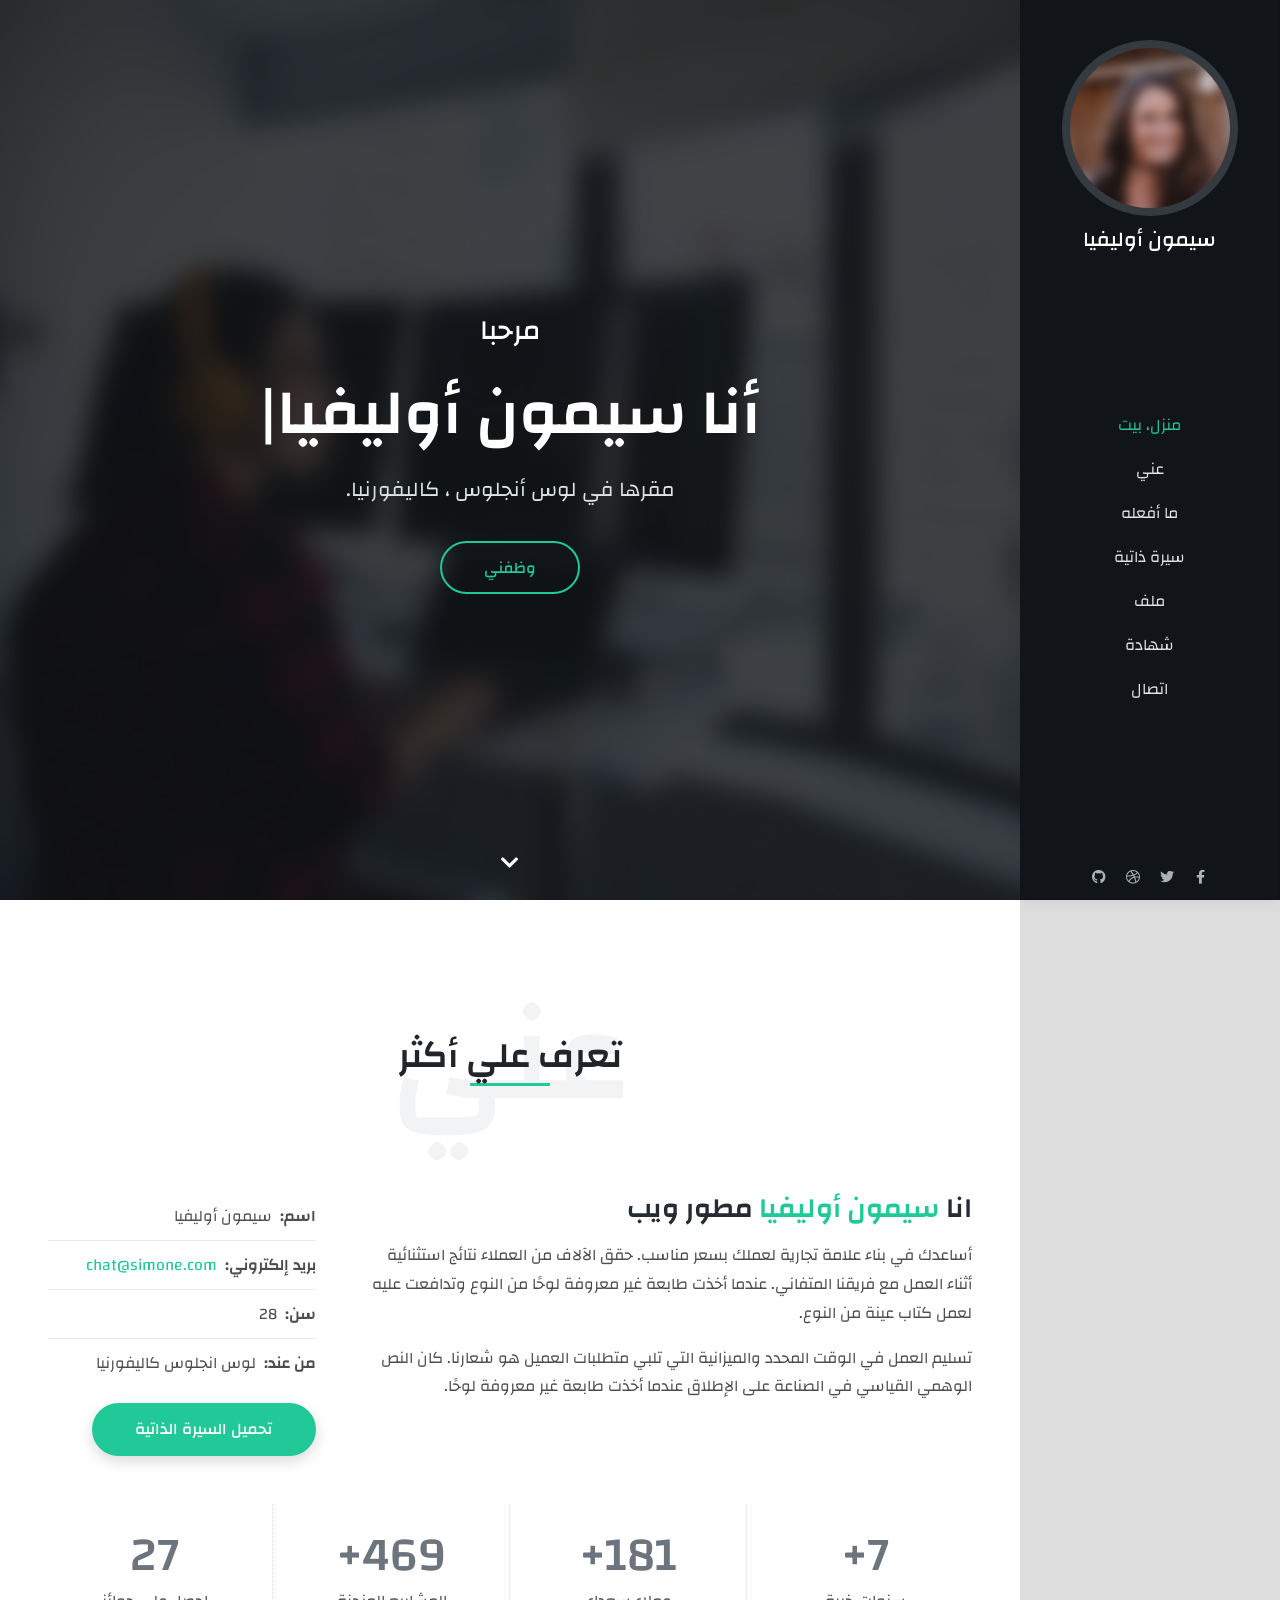
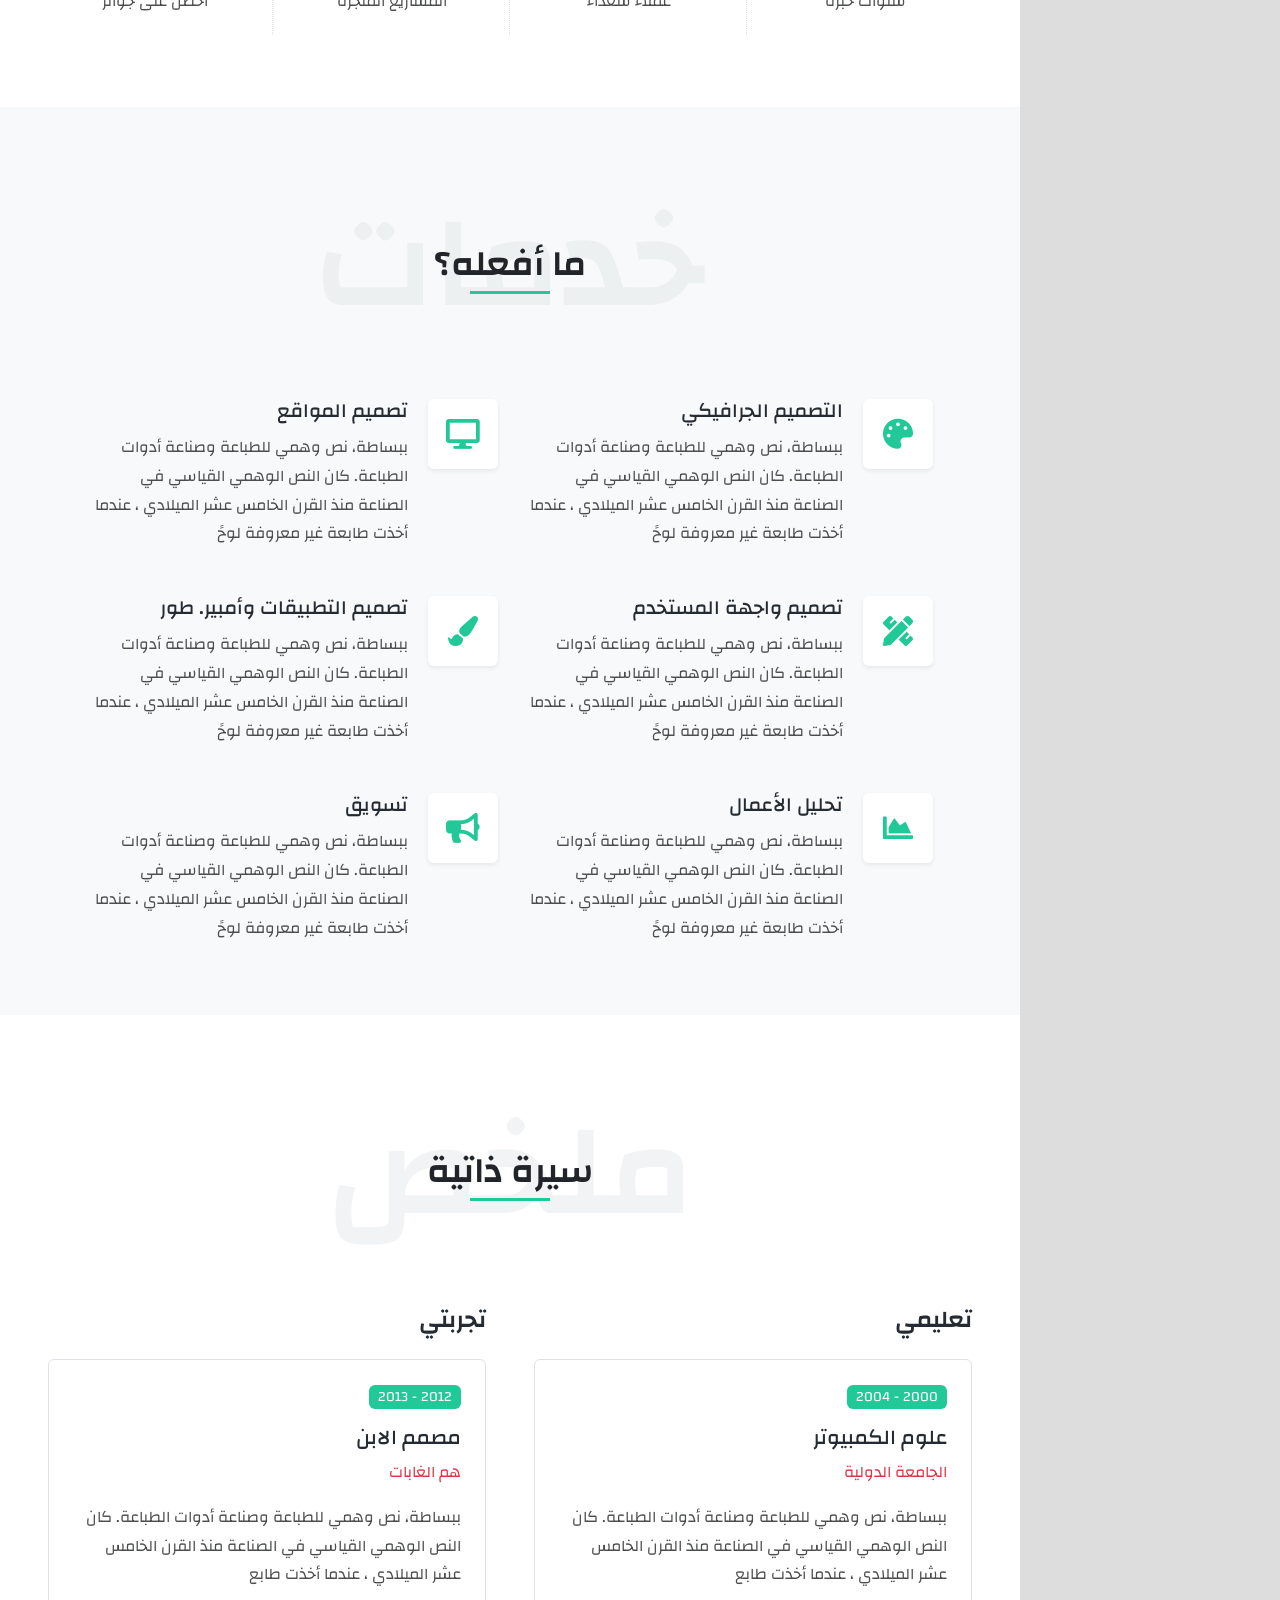
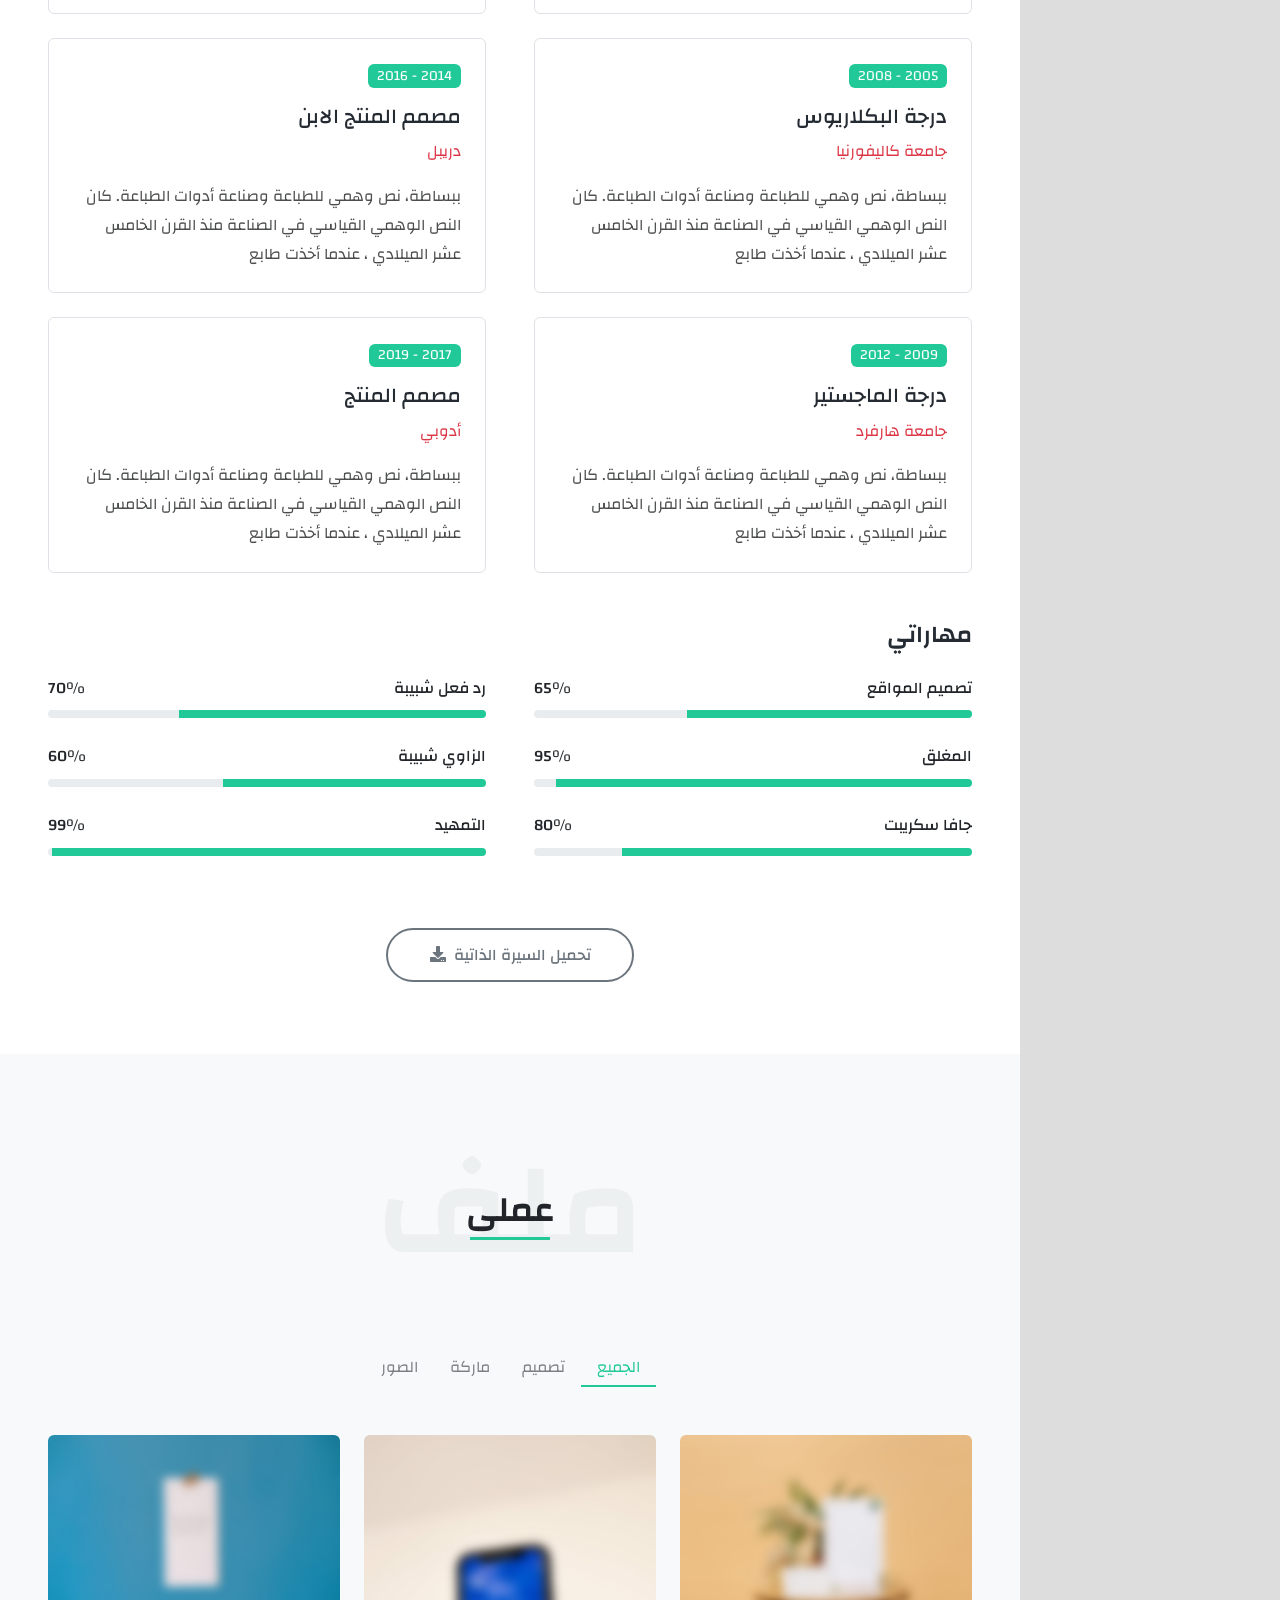
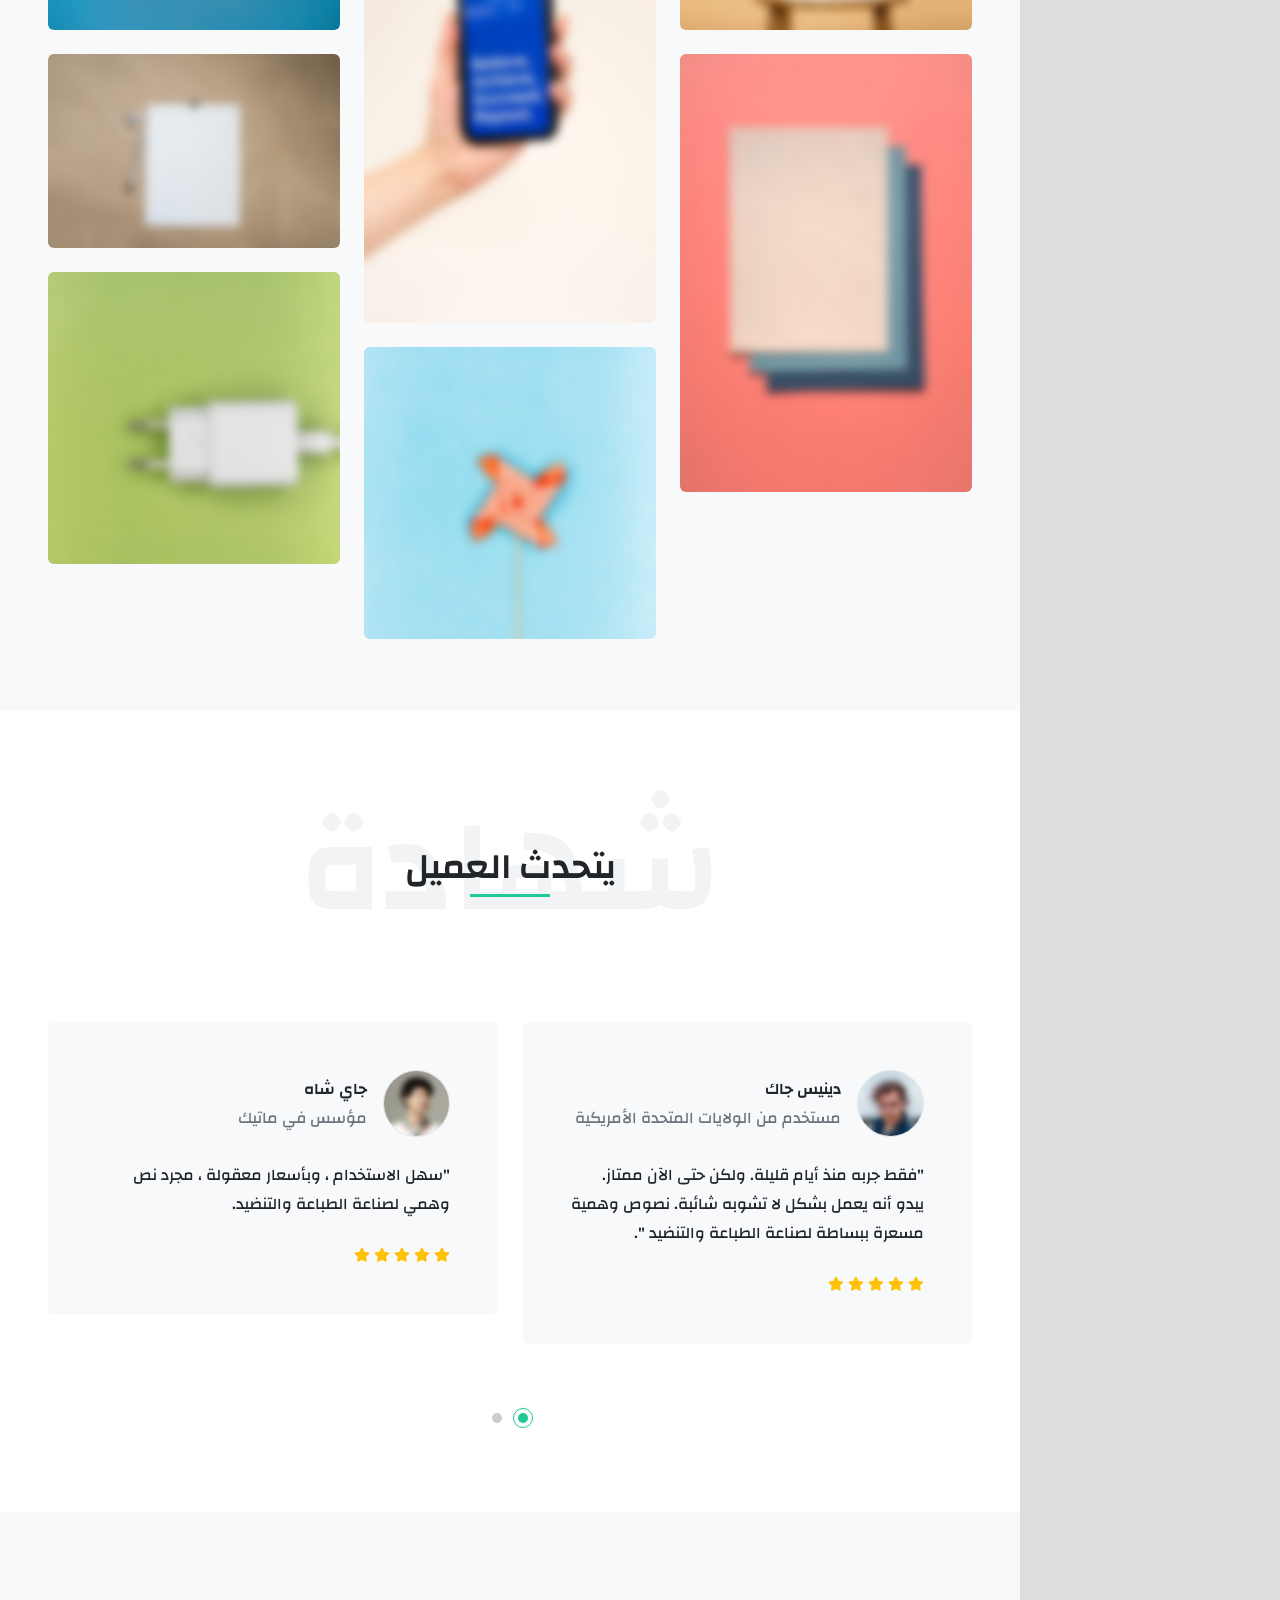
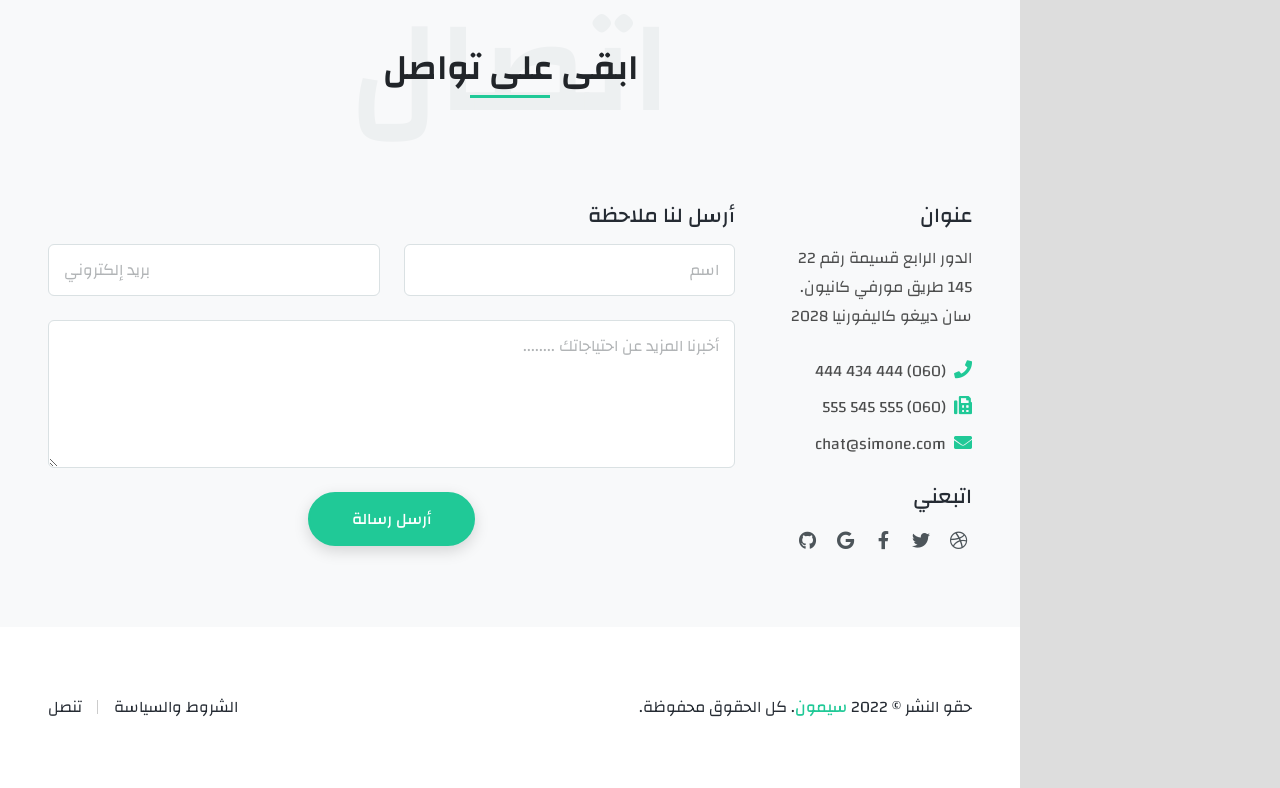
<file: demo2/HTML/index-rtl.html>
<!DOCTYPE html>
<html lang="ar" dir="rtl">
<head>
<meta charset="UTF-8" />
<meta http-equiv="X-UA-Compatible" content="IE=edge">
<meta name="viewport" content="width=device-width, initial-scale=1">
<link href="images/favicon.png" rel="icon" />
<title>سيمون - قالب المحفظة الشخصية</title>
<meta name="description" content="Simone is responsive bootstrap 5 one page personal portfolio html template.">
<meta name="author" content="harnishdesign.net">

<!-- Web Fonts -->
 <link href="https://fonts.googleapis.com/css2?family=Changa:wght@200;300;400;500;600;700;800&display=swap" rel="stylesheet"> 

<!-- Stylesheet
============================== -->
<!-- Bootstrap -->
<link rel="stylesheet" type="text/css" href="vendor/bootstrap/css/bootstrap.rtl.min.css" />
<!-- Font Awesome Icon -->
<link rel="stylesheet" type="text/css" href="vendor/font-awesome/css/all.min.css" />
<!-- Owl Carousel -->
<link rel="stylesheet" type="text/css" href="vendor/owl.carousel/assets/owl.carousel.min.css" />
<!-- Magnific Popup -->
<link rel="stylesheet" type="text/css" href="vendor/magnific-popup/magnific-popup.min.css" />
<!-- Custom Stylesheet -->
<link rel="stylesheet" type="text/css" href="css/stylesheet.css" />
<style type="text/css">
	body{font-family: 'Changa', sans-serif;}
</style>
</head>
<body class="side-header" data-bs-spy="scroll" data-bs-target="#header-nav" data-bs-offset="1">

<!-- Preloader -->
<div class="preloader">
  <div class="lds-ellipsis">
    <div></div>
    <div></div>
    <div></div>
    <div></div>
  </div>
</div>
<!-- Preloader End --> 

<!-- Document Wrapper   
=============================== -->
<div id="main-wrapper"> 
  <!-- Header
  ============================ -->
  <header id="header" class="sticky-top"> 
    <!-- Navbar -->
    <nav class="primary-menu navbar navbar-expand-lg navbar-dark bg-dark border-bottom-0">
      <div class="container-fluid position-relative h-100 flex-lg-column ps-3 px-lg-3 pt-lg-3 pb-lg-2"> 
        
        <!-- Logo --> 
        <a href="index.html" class="mb-lg-auto mt-lg-4">
			<span class="bg-dark-2 rounded-pill p-2 mb-lg-1 d-none d-lg-inline-block">
				<img class="img-fluid rounded-pill d-block" src="images/profile.jpg" title="I'm Simone" alt="">
			</span>
			<h1 class="text-5 text-white text-center mb-0 d-lg-block">سيمون أوليفيا</h1>
        </a> 
        <!-- Logo End -->
        
        <div id="header-nav" class="collapse navbar-collapse w-100 my-lg-auto">
          <ul class="navbar-nav text-lg-center my-lg-auto py-lg-3">
            <li class="nav-item"><a class="nav-link smooth-scroll active" href="#home">منزل، بيت</a></li>
            <li class="nav-item"><a class="nav-link smooth-scroll" href="#about">عني</a></li>
            <li class="nav-item"><a class="nav-link smooth-scroll" href="#services">ما أفعله</a></li>
            <li class="nav-item"><a class="nav-link smooth-scroll" href="#resume">سيرة ذاتية</a></li>
            <li class="nav-item"><a class="nav-link smooth-scroll" href="#portfolio">ملف</a></li>
            <li class="nav-item"><a class="nav-link smooth-scroll" href="#testimonial">شهادة</a></li>
            <li class="nav-item"><a class="nav-link smooth-scroll" href="#contact">اتصال</a></li>
          </ul>
        </div>
        <ul class="social-icons social-icons-muted social-icons-sm mt-lg-auto ms-auto ms-lg-0 d-flex">
          <li class="social-icons-facebook"><a data-bs-toggle="tooltip" title="Facebook" href="http://www.facebook.com/" target="_blank"><i class="fab fa-facebook-f"></i></a></li>
          <li class="social-icons-twitter"><a data-bs-toggle="tooltip" title="Twitter" href="http://www.twitter.com/" target="_blank"><i class="fab fa-twitter"></i></a></li>
          <li class="social-icons-dribbble"><a data-bs-toggle="tooltip" title="Dribbble" data-bs-placement="top" href="http://www.dribbble.com/" target="_blank"><i class="fab fa-dribbble"></i></a></li>
          <li class="social-icons-github"><a data-bs-toggle="tooltip" title="GitHub" data-bs-placement="top" href="http://www.google.com/" target="_blank" ><i class="fab fa-github"></i></a></li>
        </ul>
        <button class="navbar-toggler" type="button" data-bs-toggle="collapse" data-bs-target="#header-nav"><span></span><span></span><span></span></button>
      </div>
    </nav>
    <!-- Navbar End --> 
  </header>
  <!-- Header End --> 
		
  <!-- Content
  ============================================= -->
  <div id="content" role="main"> 
    
    <!-- Intro
    ============================================= -->
    <section id="home">
      <div class="hero-wrap">
        <div class="hero-mask opacity-8 bg-dark"></div>
        <div class="hero-bg parallax" style="background-image:url('images/intro-bg-rtl.jpg');"></div>
        <div class="hero-content section d-flex min-vh-100">
          <div class="container my-auto">
            <div class="row">
              <div class="col-12 text-center">
                <div class="typed-strings">
                  <p>أنا سيمون أوليفيا</p>
                  <p>أنا بالقطعة.</p>
                  <p>انا مصور.</p>
                  <p>أنا مصمم.</p>
                </div>
                <p class="text-7 fw-500 text-white mb-2 mb-md-3">مرحبا</p>
                <h2 class="text-16 fw-600 text-white mb-2 mb-md-3"><span class="typed"></span></h2>
                <p class="text-5 text-light mb-4">مقرها في لوس أنجلوس ، كاليفورنيا.</p>
				<a href="#contact" class="btn btn-outline-primary rounded-pill shadow-none smooth-scroll mt-2">وظفني</a>
              </div>
            </div>
          </div>
          <a href="#about" class="scroll-down-arrow text-white smooth-scroll"><span class="animated"><i class="fa fa-chevron-down"></i></span></a> </div>
      </div>
    </section>
    <!-- Intro end --> 
    
    <!-- About
    ============================================= -->
    <section id="about" class="section">
      <div class="container px-lg-5"> 
        <!-- Heading -->
        <div class="position-relative d-flex text-center mb-5">
          <h2 class="text-24 text-light opacity-4 text-uppercase fw-600 w-100 mb-0">عني</h2>
          <p class="text-9 text-dark fw-600 position-absolute w-100 align-self-center lh-base mb-0">تعرف علي أكثر<span class="heading-separator-line border-bottom border-3 border-primary d-block mx-auto"></span> </p>
        </div>
        <!-- Heading end-->
        
        <div class="row gy-5">
          <div class="col-lg-7 col-xl-8 text-center text-lg-start">
            <h2 class="text-7 fw-600 mb-3">انا <span class="text-primary">سيمون أوليفيا</span> مطور ويب</h2>
            <p>أساعدك في بناء علامة تجارية لعملك بسعر مناسب. حقق الآلاف من العملاء نتائج استثنائية أثناء العمل مع فريقنا المتفاني. عندما أخذت طابعة غير معروفة لوحًا من النوع وتدافعت عليه لعمل كتاب عينة من النوع.</p>
            <p>تسليم العمل في الوقت المحدد والميزانية التي تلبي متطلبات العميل هو شعارنا. كان النص الوهمي القياسي في الصناعة على الإطلاق عندما أخذت طابعة غير معروفة لوحًا.</p>
          </div>
          <div class="col-lg-5 col-xl-4">
            <div class="ps-lg-4">
              <ul class="list-style-2">
                <li class=""><span class="fw-600 me-2">اسم:</span>سيمون أوليفيا</li>
                <li class=""><span class="fw-600 me-2">بريد إلكتروني:</span><a href="mailto:chat@simone.com">chat@simone.com</a></li>
                <li class=""><span class="fw-600 me-2">سن:</span>28</li>
                <li class="border-0"><span class="fw-600 me-2">من عند:</span>لوس انجلوس كاليفورنيا</li>
              </ul>
              <a href="#" class="btn btn-primary rounded-pill">تحميل السيرة الذاتية</a> </div>
          </div>
        </div>
        <div class="brands-grid separator-border mt-5">
          <div class="row">
            <div class="col-6 col-md-3">
              <div class="featured-box text-center">
                <h4 class="text-12 text-muted mb-0"><span class="counter" data-from="0" data-to="10">10</span>+</h4>
                <p class="mb-0">سنوات خبرة</p>
              </div>
            </div>
            <div class="col-6 col-md-3">
              <div class="featured-box text-center">
                <h4 class="text-12 text-muted mb-0"><span class="counter" data-from="0" data-to="250">250</span>+</h4>
                <p class="mb-0">عملاء سعداء</p>
              </div>
            </div>
            <div class="col-6 col-md-3">
              <div class="featured-box text-center">
                <h4 class="text-12 text-muted mb-0"><span class="counter" data-from="0" data-to="650">650</span>+</h4>
                <p class="mb-0">المشاريع المنجزة</p>
              </div>
            </div>
            <div class="col-6 col-md-3">
              <div class="featured-box text-center">
                <h4 class="text-12 text-muted mb-0"><span class="counter" data-from="0" data-to="38">20</span></h4>
                <p class="mb-0">احصل على جوائز</p>
              </div>
            </div>
          </div>
        </div>
      </div>
    </section>
    <!-- About end --> 
    
    <!-- Services
    ============================================= -->
    <section id="services" class="section bg-light">
      <div class="container px-lg-5"> 
        <!-- Heading -->
        <div class="position-relative d-flex text-center mb-5">
          <h2 class="text-24 text-light opacity-4 text-uppercase fw-600 w-100 mb-0">خدمات</h2>
          <p class="text-9 text-dark fw-600 position-absolute w-100 align-self-center lh-base mb-0">ما أفعله؟<span class="heading-separator-line border-bottom border-3 border-primary d-block mx-auto"></span> </p>
        </div>
        <!-- Heading end-->
        
        <div class="row">
          <div class="col-lg-11 mx-auto">
            <div class="row">
              <div class="col-md-6">
                <div class="featured-box style-3 mb-5">
                  <div class="featured-box-icon text-primary bg-white shadow-sm rounded"> <i class="fas fa-palette"></i> </div>
                  <h3>التصميم الجرافيكي</h3>
                  <p class="mb-0">ببساطة، نص وهمي للطباعة وصناعة أدوات الطباعة. كان النص الوهمي القياسي في الصناعة منذ القرن الخامس عشر الميلادي ، عندما أخذت طابعة غير معروفة لوحً</p>
                </div>
              </div>
              <div class="col-md-6">
                <div class="featured-box style-3 mb-5">
                  <div class="featured-box-icon text-primary bg-white shadow-sm rounded"> <i class="fas fa-desktop"></i></div>
                  <h3>تصميم المواقع</h3>
                  <p class="mb-0">ببساطة، نص وهمي للطباعة وصناعة أدوات الطباعة. كان النص الوهمي القياسي في الصناعة منذ القرن الخامس عشر الميلادي ، عندما أخذت طابعة غير معروفة لوحً</p>
                </div>
              </div>
              <div class="col-md-6">
                <div class="featured-box style-3 mb-5">
                  <div class="featured-box-icon text-primary bg-white shadow-sm rounded"> <i class="fas fa-pencil-ruler"></i> </div>
                  <h3>تصميم واجهة المستخدم</h3>
                  <p class="mb-0">ببساطة، نص وهمي للطباعة وصناعة أدوات الطباعة. كان النص الوهمي القياسي في الصناعة منذ القرن الخامس عشر الميلادي ، عندما أخذت طابعة غير معروفة لوحً</p>
                </div>
              </div>
              <div class="col-md-6">
                <div class="featured-box style-3 mb-5">
                  <div class="featured-box-icon text-primary bg-white shadow-sm rounded"> <i class="fas fa-paint-brush"></i> </div>
                  <h3>تصميم التطبيقات وأمبير. طور</h3>
                  <p class="mb-0">ببساطة، نص وهمي للطباعة وصناعة أدوات الطباعة. كان النص الوهمي القياسي في الصناعة منذ القرن الخامس عشر الميلادي ، عندما أخذت طابعة غير معروفة لوحً</p>
                </div>
              </div>
              <div class="col-md-6">
                <div class="featured-box style-3 mb-5 mb-md-0">
                  <div class="featured-box-icon text-primary bg-white shadow-sm rounded"> <i class="fas fa-chart-area"></i> </div>
                  <h3>تحليل الأعمال</h3>
                  <p class="mb-0">ببساطة، نص وهمي للطباعة وصناعة أدوات الطباعة. كان النص الوهمي القياسي في الصناعة منذ القرن الخامس عشر الميلادي ، عندما أخذت طابعة غير معروفة لوحً</p>
                </div>
              </div>
              <div class="col-md-6">
                <div class="featured-box style-3 mb-0">
                  <div class="featured-box-icon text-primary bg-white shadow-sm rounded"> <i class="fas fa-bullhorn"></i> </div>
                  <h3>تسويق</h3>
                  <p class="mb-0">ببساطة، نص وهمي للطباعة وصناعة أدوات الطباعة. كان النص الوهمي القياسي في الصناعة منذ القرن الخامس عشر الميلادي ، عندما أخذت طابعة غير معروفة لوحً</p>
                </div>
              </div>
            </div>
          </div>
        </div>
      </div>
    </section>
    <!-- Services end --> 
    
    <!-- Resume
    ============================================= -->
    <section id="resume" class="section">
      <div class="container px-lg-5"> 
        <!-- Heading -->
        <div class="position-relative d-flex text-center mb-5">
          <h2 class="text-24 text-light opacity-4 text-uppercase fw-600 w-100 mb-0">ملخص</h2>
          <p class="text-9 text-dark fw-600 position-absolute w-100 align-self-center lh-base mb-0">سيرة ذاتية<span class="heading-separator-line border-bottom border-3 border-primary d-block mx-auto"></span> </p>
        </div>
        <!-- Heading end-->
        
        <div class="row gx-5"> 
          <!-- My Education -->
          <div class="col-md-6">
            <h2 class="text-6 fw-600 mb-4">تعليمي</h2>
            <div class="bg-white border rounded p-4 mb-4">
              <p class="badge bg-primary text-2 fw-400">2000 - 2004</p>
              <h3 class="text-5">علوم الكمبيوتر</h3>
              <p class="text-danger">الجامعة الدولية</p>
              <p class="mb-0">ببساطة، نص وهمي للطباعة وصناعة أدوات الطباعة. كان النص الوهمي القياسي في الصناعة منذ القرن الخامس عشر الميلادي ، عندما أخذت طابع</p>
            </div>
            <div class="bg-white border rounded p-4 mb-4">
              <p class="badge bg-primary text-2 fw-400">2005 - 2008</p>
              <h3 class="text-5">درجة البكلاريوس</h3>
              <p class="text-danger">جامعة كاليفورنيا</p>
              <p class="mb-0">ببساطة، نص وهمي للطباعة وصناعة أدوات الطباعة. كان النص الوهمي القياسي في الصناعة منذ القرن الخامس عشر الميلادي ، عندما أخذت طابع</p>
            </div>
            <div class="bg-white border rounded p-4 mb-4">
              <p class="badge bg-primary text-2 fw-400">2009 - 2012</p>
              <h3 class="text-5">درجة الماجستير</h3>
              <p class="text-danger">جامعة هارفرد</p>
              <p class="mb-0">ببساطة، نص وهمي للطباعة وصناعة أدوات الطباعة. كان النص الوهمي القياسي في الصناعة منذ القرن الخامس عشر الميلادي ، عندما أخذت طابع</p>
            </div>
          </div>
          
          <!-- My Experience -->
          <div class="col-md-6">
            <h2 class="text-6 fw-600 mb-4">تجربتي</h2>
            <div class="bg-white border rounded p-4 mb-4">
              <p class="badge bg-primary text-2 fw-400">2012 - 2013</p>
              <h3 class="text-5">مصمم الابن</h3>
              <p class="text-danger">هم الغابات</p>
              <p class="mb-0">ببساطة، نص وهمي للطباعة وصناعة أدوات الطباعة. كان النص الوهمي القياسي في الصناعة منذ القرن الخامس عشر الميلادي ، عندما أخذت طابع</p>
            </div>
            <div class="bg-white border rounded p-4 mb-4">
              <p class="badge bg-primary text-2 fw-400">2014 - 2016</p>
              <h3 class="text-5">مصمم المنتج الابن</h3>
              <p class="text-danger">دريبل</p>
              <p class="mb-0">ببساطة، نص وهمي للطباعة وصناعة أدوات الطباعة. كان النص الوهمي القياسي في الصناعة منذ القرن الخامس عشر الميلادي ، عندما أخذت طابع</p>
            </div>
            <div class="bg-white border rounded p-4 mb-4">
              <p class="badge bg-primary text-2 fw-400">2017 - 2019</p>
              <h3 class="text-5">مصمم المنتج</h3>
              <p class="text-danger">أدوبي</p>
              <p class="mb-0">ببساطة، نص وهمي للطباعة وصناعة أدوات الطباعة. كان النص الوهمي القياسي في الصناعة منذ القرن الخامس عشر الميلادي ، عندما أخذت طابع</p>
            </div>
          </div>
        </div>
        <!-- My Skills -->
		<h2 class="text-6 fw-600 mt-4 mb-4">مهاراتي</h2>
        <div class="row gx-5">
          <div class="col-md-6">
            <p class="text-dark fw-500 text-start mb-2">تصميم المواقع <span class="float-end">65%</span></p>
            <div class="progress progress-sm mb-4">
              <div class="progress-bar" role="progressbar" style="width: 65%" aria-valuenow="65" aria-valuemin="0" aria-valuemax="100"></div>
            </div>
            <p class="text-dark fw-500 text-start mb-2">المغلق <span class="float-end">95%</span></p>
            <div class="progress progress-sm mb-4">
              <div class="progress-bar" role="progressbar" style="width: 95%" aria-valuenow="95" aria-valuemin="0" aria-valuemax="100"></div>
            </div>
            <p class="text-dark fw-500 text-start mb-2">جافا سكريبت <span class="float-end">80%</span></p>
            <div class="progress progress-sm mb-4">
              <div class="progress-bar" role="progressbar" style="width: 80%" aria-valuenow="80" aria-valuemin="0" aria-valuemax="100"></div>
            </div>
          </div>
          <div class="col-md-6">
            <p class="text-dark fw-500 text-start mb-2">رد فعل شبيبة <span class="float-end">70%</span></p>
            <div class="progress progress-sm mb-4">
              <div class="progress-bar" role="progressbar" style="width: 70%" aria-valuenow="70" aria-valuemin="0" aria-valuemax="100"></div>
            </div>
            <p class="text-dark fw-500 text-start mb-2">الزاوي شبيبة <span class="float-end">60%</span></p>
            <div class="progress progress-sm mb-4">
              <div class="progress-bar" role="progressbar" style="width: 60%" aria-valuenow="60" aria-valuemin="0" aria-valuemax="100"></div>
            </div>
            <p class="text-dark fw-500 text-start mb-2">التمهيد <span class="float-end">99%</span></p>
            <div class="progress progress-sm mb-4">
              <div class="progress-bar" role="progressbar" style="width: 99%" aria-valuenow="99" aria-valuemin="0" aria-valuemax="100"></div>
            </div>
          </div>
        </div>
        <div class="text-center mt-5"><a href="#" class="btn btn-outline-secondary rounded-pill shadow-none">تحميل السيرة الذاتية <span class="ms-1"><i class="fas fa-download"></i></span></a></div>
      </div>
    </section>
    <!-- Resume end --> 
    
    <!-- Portfolio
    ============================================= -->
    <section id="portfolio" class="section bg-light">
      <div class="container px-lg-5"> 
        <!-- Heading -->
        <div class="position-relative d-flex text-center mb-5">
          <h2 class="text-24 text-light opacity-4 text-uppercase fw-600 w-100 mb-0">ملف</h2>
          <p class="text-9 text-dark fw-600 position-absolute w-100 align-self-center lh-base mb-0">عملى<span class="heading-separator-line border-bottom border-3 border-primary d-block mx-auto"></span> </p>
        </div>
        <!-- Heading end--> 
        
        <!-- Filter Menu -->
        <ul class="portfolio-menu nav nav-tabs justify-content-center border-bottom-0 mb-5">
          <li class="nav-item"> <a data-filter="*" class="nav-link active" href="">الجميع</a></li>
          <li class="nav-item"> <a data-filter=".design" href="" class="nav-link">تصميم</a></li>
          <li class="nav-item"> <a data-filter=".brand" href="" class="nav-link">ماركة</a></li>
          <li class="nav-item"> <a data-filter=".photos" href="" class="nav-link">الصور</a></li>
        </ul>
        <!-- Filter Menu end -->
        <div class="portfolio popup-ajax-gallery">
          <div class="row portfolio-filter g-4">
            <div class="col-sm-6 col-lg-4 brand">
              <div class="portfolio-box rounded">
                <div class="portfolio-img rounded"> <img class="img-fluid d-block" src="images/projects/project-1.jpg" alt="">
                  <div class="portfolio-overlay"> <a class="popup-ajax stretched-link" href="ajax/portfolio-ajax-project-rtl-1.html"></a>
                    <div class="portfolio-overlay-details">
                      <h5 class="text-white fw-400">عنوان المشروع</h5>
                      <span class="text-light">فئة</span> </div>
                  </div>
                </div>
              </div>
            </div>
            <div class="col-sm-6 col-lg-4 design">
              <div class="portfolio-box rounded">
                <div class="portfolio-img rounded"> <img class="img-fluid d-block" src="images/projects/project-2.jpg" alt="">
                  <div class="portfolio-overlay"> <a class="popup-ajax stretched-link" href="ajax/portfolio-ajax-project-rtl-2.html"></a>
                    <div class="portfolio-overlay-details">
                      <h5 class="text-white fw-400">عنوان المشروع</h5>
                      <span class="text-light">فئة</span> </div>
                  </div>
                </div>
              </div>
            </div>
            <div class="col-sm-6 col-lg-4 artwork photos">
              <div class="portfolio-box rounded">
                <div class="portfolio-img rounded"> <img class="img-fluid d-block" src="images/projects/project-3.jpg" alt="">
                  <div class="portfolio-overlay"> <a class="popup-ajax stretched-link" href="ajax/portfolio-ajax-project-rtl-3.html"></a>
                    <div class="portfolio-overlay-details">
                      <h5 class="text-white fw-400">عنوان المشروع</h5>
                      <span class="text-light">فئة</span> </div>
                  </div>
                </div>
              </div>
            </div>
            <div class="col-sm-6 col-lg-4 artwork brand photos">
              <div class="portfolio-box rounded">
                <div class="portfolio-img rounded"> <img class="img-fluid d-block" src="images/projects/project-4.jpg" alt="">
                  <div class="portfolio-overlay"> <a class="popup-ajax stretched-link" href="ajax/portfolio-ajax-project-rtl-4.html"></a>
                    <div class="portfolio-overlay-details">
                      <h5 class="text-white fw-400">عنوان المشروع</h5>
                      <span class="text-light">فئة</span> </div>
                  </div>
                </div>
              </div>
            </div>
            <div class="col-sm-6 col-lg-4 design">
              <div class="portfolio-box rounded">
                <div class="portfolio-img rounded"> <img class="img-fluid d-block" src="images/projects/project-5.jpg" alt="">
                  <div class="portfolio-overlay"> <a class="popup-ajax stretched-link" href="ajax/portfolio-ajax-project-rtl-5.html"></a>
                    <div class="portfolio-overlay-details">
                      <h5 class="text-white fw-400">عنوان المشروع</h5>
                      <span class="text-light">فئة</span> </div>
                  </div>
                </div>
              </div>
            </div>
            <div class="col-sm-6 col-lg-4 brand">
              <div class="portfolio-box rounded">
                <div class="portfolio-img rounded"> <img class="img-fluid d-block" src="images/projects/project-6.jpg" alt="">
                  <div class="portfolio-overlay"> <a class="popup-ajax stretched-link" href="ajax/portfolio-ajax-project-rtl-6.html"></a>
                    <div class="portfolio-overlay-details">
                      <h5 class="text-white fw-400">عنوان المشروع</h5>
                      <span class="text-light">فئة</span> </div>
                  </div>
                </div>
              </div>
            </div>
            <div class="col-sm-6 col-lg-4 design photos">
              <div class="portfolio-box rounded">
                <div class="portfolio-img rounded"> <img class="img-fluid d-block" src="images/projects/project-7.jpg" alt="">
                  <div class="portfolio-overlay"> <a class="popup-ajax stretched-link" href="ajax/portfolio-ajax-project-rtl-7.html"></a>
                    <div class="portfolio-overlay-details">
                      <h5 class="text-white fw-400">عنوان المشروع</h5>
                      <span class="text-light">فئة</span> </div>
                  </div>
                </div>
              </div>
            </div>
          </div>
        </div>
      </div>
    </section>
    <!-- Portfolio end --> 
    
    <!-- Testimonial
    ============================================= -->
    <section id="testimonial" class="section">
      <div class="container px-lg-5"> 
        <!-- Heading -->
        <div class="position-relative d-flex text-center mb-5">
          <h2 class="text-24 text-light opacity-4 text-uppercase fw-600 w-100 mb-0">شهادة</h2>
          <p class="text-9 text-dark fw-600 position-absolute w-100 align-self-center lh-base mb-0">يتحدث العميل<span class="heading-separator-line border-bottom border-3 border-primary d-block mx-auto"></span> </p>
        </div>
        <!-- Heading end-->
        
        <div class="owl-carousel owl-theme" data-loop="true" data-nav="false" data-autoplay="false" data-margin="25" data-stagepadding="0" data-slideby="1" data-items-xs="1" data-items-sm="1" data-items-md="1" data-items-lg="2">
          <div class="item">
            <div class="bg-light rounded p-5">
              <div class="d-flex align-items-center mt-auto mb-4"> <img class="img-fluid rounded-circle border d-inline-block w-auto" src="images/testimonial/client-sm-3.jpg" alt="">
                <p class="ms-3 mb-0"><strong class="d-block text-dark fw-600">دينيس جاك</strong> <span class="text-muted fw-500">مستخدم من الولايات المتحدة الأمريكية</span></p>
              </div>
              <p class="text-dark fw-500 mb-4">"فقط جربه منذ أيام قليلة. ولكن حتى الآن ممتاز. يبدو أنه يعمل بشكل لا تشوبه شائبة. نصوص وهمية مسعرة ببساطة لصناعة الطباعة والتنضيد ". </p>
              <span class="text-2"> <i class="fas fa-star text-warning"></i> <i class="fas fa-star text-warning"></i> <i class="fas fa-star text-warning"></i> <i class="fas fa-star text-warning"></i> <i class="fas fa-star text-warning"></i> </span> </div>
          </div>
          <div class="item">
            <div class="bg-light rounded p-5">
              <div class="d-flex align-items-center mt-auto mb-4"> <img class="img-fluid rounded-circle border d-inline-block w-auto" src="images/testimonial/client-sm-1.jpg" alt="">
                <p class="ms-3 mb-0"><strong class="d-block text-dark fw-600">جاي شاه</strong> <span class="text-muted fw-500">مؤسس في ماتيك</span></p>
              </div>
              <p class="text-dark fw-500 mb-4">"سهل الاستخدام ، وبأسعار معقولة ، مجرد نص وهمي لصناعة الطباعة والتنضيد.</p>
              <span class="text-2"> <i class="fas fa-star text-warning"></i> <i class="fas fa-star text-warning"></i> <i class="fas fa-star text-warning"></i> <i class="fas fa-star text-warning"></i> <i class="fas fa-star text-warning"></i> </span> </div>
          </div>
          <div class="item">
            <div class="bg-light rounded p-5">
              <div class="d-flex align-items-center mt-auto mb-4"> <img class="img-fluid rounded-circle border d-inline-block w-auto" src="images/testimonial/client-sm-2.jpg" alt="">
                <p class="ms-3 mb-0"><strong class="d-block text-dark fw-600">باتريك كاري</strong> <span class="text-muted fw-500">مترجم من الولايات المتحدة الأمريكية</span></p>
              </div>
              <p class="text-dark fw-500 mb-4">"أنا سعيد بالعمل في صناعة الطباعة والتنضيد. ببساطة، نص وهمي للطباعة وصناعة أدوات الطباعة. كان النص الوهمي القياسي في الصناعة منذ القر " </p>
              <span class="text-2"> <i class="fas fa-star text-warning"></i> <i class="fas fa-star text-warning"></i> <i class="fas fa-star text-warning"></i> <i class="fas fa-star text-warning"></i> <i class="fas fa-star text-warning"></i> </span> </div>
          </div>
          <div class="item">
            <div class="bg-light rounded p-5">
              <div class="d-flex align-items-center mt-auto mb-4"> <img class="img-fluid rounded-circle border d-inline-block w-auto" src="images/testimonial/client-sm-4.jpg" alt="">
                <p class="ms-3 mb-0"><strong class="d-block text-dark fw-600">كريس توم</strong> <span class="text-muted fw-500">مستخدم من المملكة المتحدة</span></p>
              </div>
              <p class="text-dark fw-500 mb-4">"لقد استخدمتها مرتين الآن. أسعار جيدة وخدمة فعالة للغاية وأسعار نصية وهمية ببساطة لصناعة الطباعة والتنضيد كيدام الفائدة. ممتاز."</p>
              <span class="text-2"> <i class="fas fa-star text-warning"></i> <i class="fas fa-star text-warning"></i> <i class="fas fa-star text-warning"></i> <i class="fas fa-star text-warning"></i> <i class="fas fa-star text-warning"></i> </span> </div>
          </div>
        </div>
      </div>
    </section>
    <!-- Testimonial end --> 
    
    <!-- Contact Me
    ============================================= -->
    <section id="contact" class="section bg-light">
      <div class="container px-lg-5">
        <!-- Heading -->
        <div class="position-relative d-flex text-center mb-5">
          <h2 class="text-24 text-light opacity-4 text-uppercase fw-600 w-100 mb-0">اتصال</h2>
          <p class="text-9 text-dark fw-600 position-absolute w-100 align-self-center lh-base mb-0">ابقى على تواصل<span class="heading-separator-line border-bottom border-3 border-primary d-block mx-auto"></span> </p>
        </div>
        <!-- Heading end-->
        <div class="row gy-5">
          <div class="col-md-4 col-xl-3 order-1 order-md-0 text-center text-md-start">
            <h2 class="mb-3 text-5 text-uppercase">عنوان</h2>
            <p class="text-3 mb-4">الدور الرابع قسيمة رقم 22<br>
              145 طريق مورفي كانيون.<br>
              سان دييغو كاليفورنيا 2028</p>
            <p class="text-3 mb-1"><span class="text-primary text-4 me-2"><i class="fas fa-phone"></i></span>(060) 444 434 444</p>
            <p class="text-3 mb-1"><span class="text-primary text-4 me-2"><i class="fas fa-fax"></i></span>(060) 555 545 555</p>
            <p class="text-3 mb-4"><span class="text-primary text-4 me-2"><i class="fas fa-envelope"></i></span>chat@simone.com</p>
            <h2 class="mb-3 text-5 text-uppercase">اتبعني</h2>
            <ul class="social-icons justify-content-center justify-content-md-start">
              <li class="social-icons-dribbble"><a data-bs-toggle="tooltip" href="http://www.dribbble.com/harnishdesign/" target="_blank" title="Dribbble"><i class="fab fa-dribbble"></i></a></li>
              <li class="social-icons-twitter"><a data-bs-toggle="tooltip" href="https://twitter.com/harnishdesign/" target="_blank" title="Twitter"><i class="fab fa-twitter"></i></a></li>
              <li class="social-icons-facebook"><a data-bs-toggle="tooltip" href="http://www.facebook.com/harnishdesign/" target="_blank" title="Facebook"><i class="fab fa-facebook-f"></i></a></li>
              <li class="social-icons-google"><a data-bs-toggle="tooltip" href="http://www.google.com/" target="_blank" title="Google"><i class="fab fa-google"></i></a></li>
              <li class="social-icons-github"><a data-bs-toggle="tooltip" href="http://www.github.com/" target="_blank" title="GitHub"><i class="fab fa-github"></i></a></li>
            </ul>
          </div>
          <div class="col-md-8 col-xl-9 order-0 order-md-1">
            <h2 class="mb-3 text-5 text-uppercase text-center text-md-start">أرسل لنا ملاحظة</h2>
			<form id="contact-form" action="php/mail.php" method="post">
              
			  <div class="row g-4">
                <div class="col-xl-6">
                    <input name="name" type="text" class="form-control" required placeholder="اسم">
                </div>
                <div class="col-xl-6">
                    <input name="email" type="email" class="form-control" required placeholder="بريد إلكتروني">
                </div>
				<div class="col">
					<textarea name="form-message" class="form-control" rows="5" required placeholder="أخبرنا المزيد عن احتياجاتك ........"></textarea>
				</div>
              </div>
			  
              <p class="text-center mt-4 mb-0">
				<button id="submit-btn" class="btn btn-primary rounded-pill d-inline-flex" type="submit">أرسل رسالة</button>
              </p>
            </form>
          </div>
        </div>
      </div>
    </section>
    <!-- Contact Me end --> 
    
  </div>
  <!-- Content end --> 
  
  <!-- Footer
  ============================================= -->
  <footer id="footer" class="section">
    <div class="container px-lg-5">
      <div class="row">
        <div class="col-lg-6 text-center text-lg-start">
          <p class="mb-3 mb-lg-0">حقو النشر © 2022 <a href="#" class="fw-500">سيمون</a>. كل الحقوق محفوظة.</p>
        </div>
        <div class="col-lg-6">
          <ul class="nav nav-separator justify-content-center justify-content-lg-end">
            <li class="nav-item"> <a class="nav-link" data-bs-toggle="modal" data-bs-target="#terms-policy" href="#">الشروط والسياسة</a></li>
            <li class="nav-item"> <a class="nav-link" data-bs-toggle="modal" data-bs-target="#disclaimer" href="#">تنصل</a></li>
          </ul>
        </div>
      </div>
    </div>
  </footer>
  <!-- Footer end --> 
  
</div>
<!-- Document Wrapper end --> 

<!-- Back to Top
============================================= --> 
<a id="back-to-top" class="rounded-circle" data-bs-toggle="tooltip" data-bs-placement="top" title="العودة إلى الأعلى" href="javascript:void(0)"><i class="fa fa-chevron-up"></i></a> 

<!-- Terms & Policy Modal
================================== -->
<div id="terms-policy" class="modal fade" role="dialog" aria-hidden="true">
  <div class="modal-dialog modal-lg modal-dialog-centered" role="document">
    <div class="modal-content">
      <div class="modal-header">
        <h5 class="modal-title">الشروط والسياسة</h5>
        <button type="button" class="btn-close" data-bs-dismiss="modal" aria-label="Close"></button>
      </div>
      <div class="modal-body p-4">
        <p>ببساطة، نص وهمي للطباعة وصناعة أدوات الطباعة. كان النص الوهمي القياسي في الصناعة منذ القرن الخامس عشر الميلادي ، عندما أخذت طابعة غير معروفة لوحًا من النوع وتدافعت عليه لصنع كتاب عينة من النوع. لقد صمد ليس فقط لخمسة قرون ، ولكن أيضًا القفزة في التنضيد الإلكتروني ، وظل دون تغيير جوهري.</p>
        <h3 class="mb-3 mt-4 mt-4">شروط الاستخدام</h3>
        <p>لقد صمد ليس فقط لخمسة قرون ، ولكن أيضًا القفزة في التنضيد الإلكتروني ، وظل دون تغيير جوهري. ببساطة، نص وهمي للطباعة وصناعة أدوات الطباعة.</p>
        <h5 class="text-4 mt-4">الجزء الأول - المعلومات التي يجمعها Simone ويتحكم فيها</h5>
        <p>كان النص الوهمي القياسي في الصناعة منذ القرن الخامس عشر الميلادي ، عندما أخذت طابعة غير معروفة لوحًا من النوع وتدافعت عليه لصنع كتاب عينة من النوع.</p>
        <h5 class="text-4 mt-4">الجزء الثاني - المعلومات التي يتم معالجتها نيابة عنك</h5>
        <p>كان النص الوهمي القياسي في الصناعة منذ القرن الخامس عشر الميلادي ، عندما أخذت طابعة غير معروفة لوحًا من النوع وتدافعت عليه لصنع كتاب عينة من النوع.</p>
        <h5 class="text-4 mt-4">الجزء الثالث - عام</h5>
        <p>لقد صمد ليس فقط لخمسة قرون ، ولكن أيضًا القفزة في التنضيد الإلكتروني ، وظل دون تغيير جوهري. كان النص الوهمي القياسي في الصناعة منذ القرن الخامس عشر الميلادي ، عندما أخذت طابعة غير معروفة لوحًا من النوع وتدافعت عليه لصنع كتاب عينة من النوع.</p>
        <h3 class="mb-3 mt-4">سياسة الخصوصية</h3>
        <p>هو مجرد نص وهمي لصناعة الطباعة والتنضيد. كان النص الوهمي القياسي في الصناعة منذ القرن الخامس عشر الميلادي ، عندما أخذت طابعة غير معروفة لوحًا من النوع وتدافعت عليه لصنع كتاب عينة من النوع.</p>
        <ol class="lh-lg">
          <li>ببساطة، نص وهمي للطباعة وصناعة أدوات الطباعة. كان النص الوهمي القياسي في الصناعة منذ القر</li>
          <li>ببساطة، نص وهمي للطباعة وصناعة أدوات الطباعة. كان النص الوهمي القياسي في الصناعة منذ القرن الخامس عشر الميلادي ، عندما أخذت طابعة غير معروفة لوحًا م</li>
          <li>ببساطة، نص وهمي للطباعة وصناعة أدوات الطباعة. كان النص الوهمي القياسي في الصناعة منذ القرن الخامس عشر الميلادي ، عندما أخذت طابعة غير معروفة لوحًا من النوع وتدافعت عليه لصنع كتاب عينة من النوع. وقد نجا خمسة قرون فحسب</li>
          <li>ببساطة، نص وهمي للطباعة وصناعة أدوات الطباعة. كان النص الوهمي القياسي في الصناعة منذ القر</li>
          <li>ساطة، نص وهمي للطباعة وصناعة أدوات الطباعة. كان النص الوهمي القياسي في الصناعة منذ القرن الخامس عشر الميلادي ، عندما أخذت طابعة غير معروفة لوحًا م</li>
          <li>القرن الخامس عشر الميلادي ، عند ببساطة، نص وهمي للطباعة وصناعة أدوات الطباعة. كان النص الوهمي القياسي في الصناعة منذ القر</li>
          <li>ببساطة، نص وهمي للطباعة وصناعة أدوات الطباعة. كان النص الوهمي القياسي في الصناعة منذ القرن الخامس عشر الميلادي ، عندما أخذت طابعة غير معروفة لوحًا من النوع وتدافعت عليه لصنع كتاب عينة من النوع. وقد </li>
        </ol>
      </div>
    </div>
  </div>
</div>
<!-- Terms & Policy Modal End --> 

<!-- Disclaimer Modal
================================== -->
<div id="disclaimer" class="modal fade" role="dialog" aria-hidden="true">
  <div class="modal-dialog modal-lg modal-dialog-centered" role="document">
    <div class="modal-content">
      <div class="modal-header">
        <h5 class="modal-title">حقوق النشر وإخلاء المسؤولية</h5>
		<button type="button" class="btn-close" data-bs-dismiss="modal" aria-label="Close"></button>
      </div>
      <div class="modal-body p-4">
        <p>ببساطة، نص وهمي للطباعة وصناعة أدوات الطباعة. كان النص الوهمي القياسي في الصناعة منذ القرن الخامس عشر الميلادي ، عندما أخذت طابعة غير معروفة لوحًا من النوع وتدافعت عليه لصنع كتاب عينة من النوع.</p>
        <ol class="lh-lg">
          <li>ببساطة، نص وهمي للطباعة وصناعة أدوات الطباعة. كان النص الوهمي القياسي في الصناعة منذ القر</li>
          <li>ببساطة، نص وهمي للطباعة وصناعة أدوات الطباعة. كان النص الوهمي القياسي في الصناعة منذ القرن الخامس عشر الميلادي ، عندما أخذت طابعة غير معروفة لوحًا م</li>
          <li>ببساطة، نص وهمي للطباعة وصناعة أدوات الطباعة. كان النص الوهمي القياسي في الصناعة منذ القرن الخامس عشر الميلادي ، عندما أخذت طابعة غير معروفة لوحًا من النوع وتدافعت عليه لصنع كتاب عينة من النوع. وقد نجا خمسة قرون فحسب</li>
          <li>ببساطة، نص وهمي للطباعة وصناعة أدوات الطباعة. كان النص الوهمي القياسي في الصناعة منذ القر</li>
          <li>ساطة، نص وهمي للطباعة وصناعة أدوات الطباعة. كان النص الوهمي القياسي في الصناعة منذ القرن الخامس عشر الميلادي ، عندما أخذت طابعة غير معروفة لوحًا م</li>
          <li>القرن الخامس عشر الميلادي ، عند ببساطة، نص وهمي للطباعة وصناعة أدوات الطباعة. كان النص الوهمي القياسي في الصناعة منذ القر</li>
          <li>ببساطة، نص وهمي للطباعة وصناعة أدوات الطباعة. كان النص الوهمي القياسي في الصناعة منذ القرن الخامس عشر الميلادي ، عندما أخذت طابعة غير معروفة لوحًا من النوع وتدافعت عليه لصنع كتاب عينة من النوع. وقد </li>
        </ol>
      </div>
    </div>
  </div>
</div>
<!-- Disclaimer Modal End --> 

<!-- JavaScript --> 
<script src="vendor/jquery/jquery.min.js"></script> 
<script src="vendor/bootstrap/js/bootstrap.bundle.min.js"></script> 
<!-- Easing --> 
<script src="vendor/jquery.easing/jquery.easing.min.js"></script> 
<!-- Appear --> 
<script src="vendor/jquery.appear/jquery.appear.min.js"></script> 
<!-- Images Loaded --> 
<script src="vendor/imagesloaded/imagesloaded.pkgd.min.js"></script> 
<!-- Counter --> 
<script src="vendor/jquery.countTo/jquery.countTo.min.js"></script> 
<!-- Parallax Bg --> 
<script src="vendor/parallaxie/parallaxie.min.js"></script> 
<!-- Typed --> 
<script src="vendor/typed/typed.min.js"></script> 
<!-- Owl Carousel --> 
<script src="vendor/owl.carousel/owl.carousel.min.js"></script> 
<!-- isotope Portfolio Filter --> 
<script src="vendor/isotope/isotope.pkgd.min.js"></script> 
<!-- Magnific Popup --> 
<script src="vendor/magnific-popup/jquery.magnific-popup.min.js"></script> 
<!-- Custom Script --> 
<script src="js/theme.js"></script>
</body>
</html>
</file>
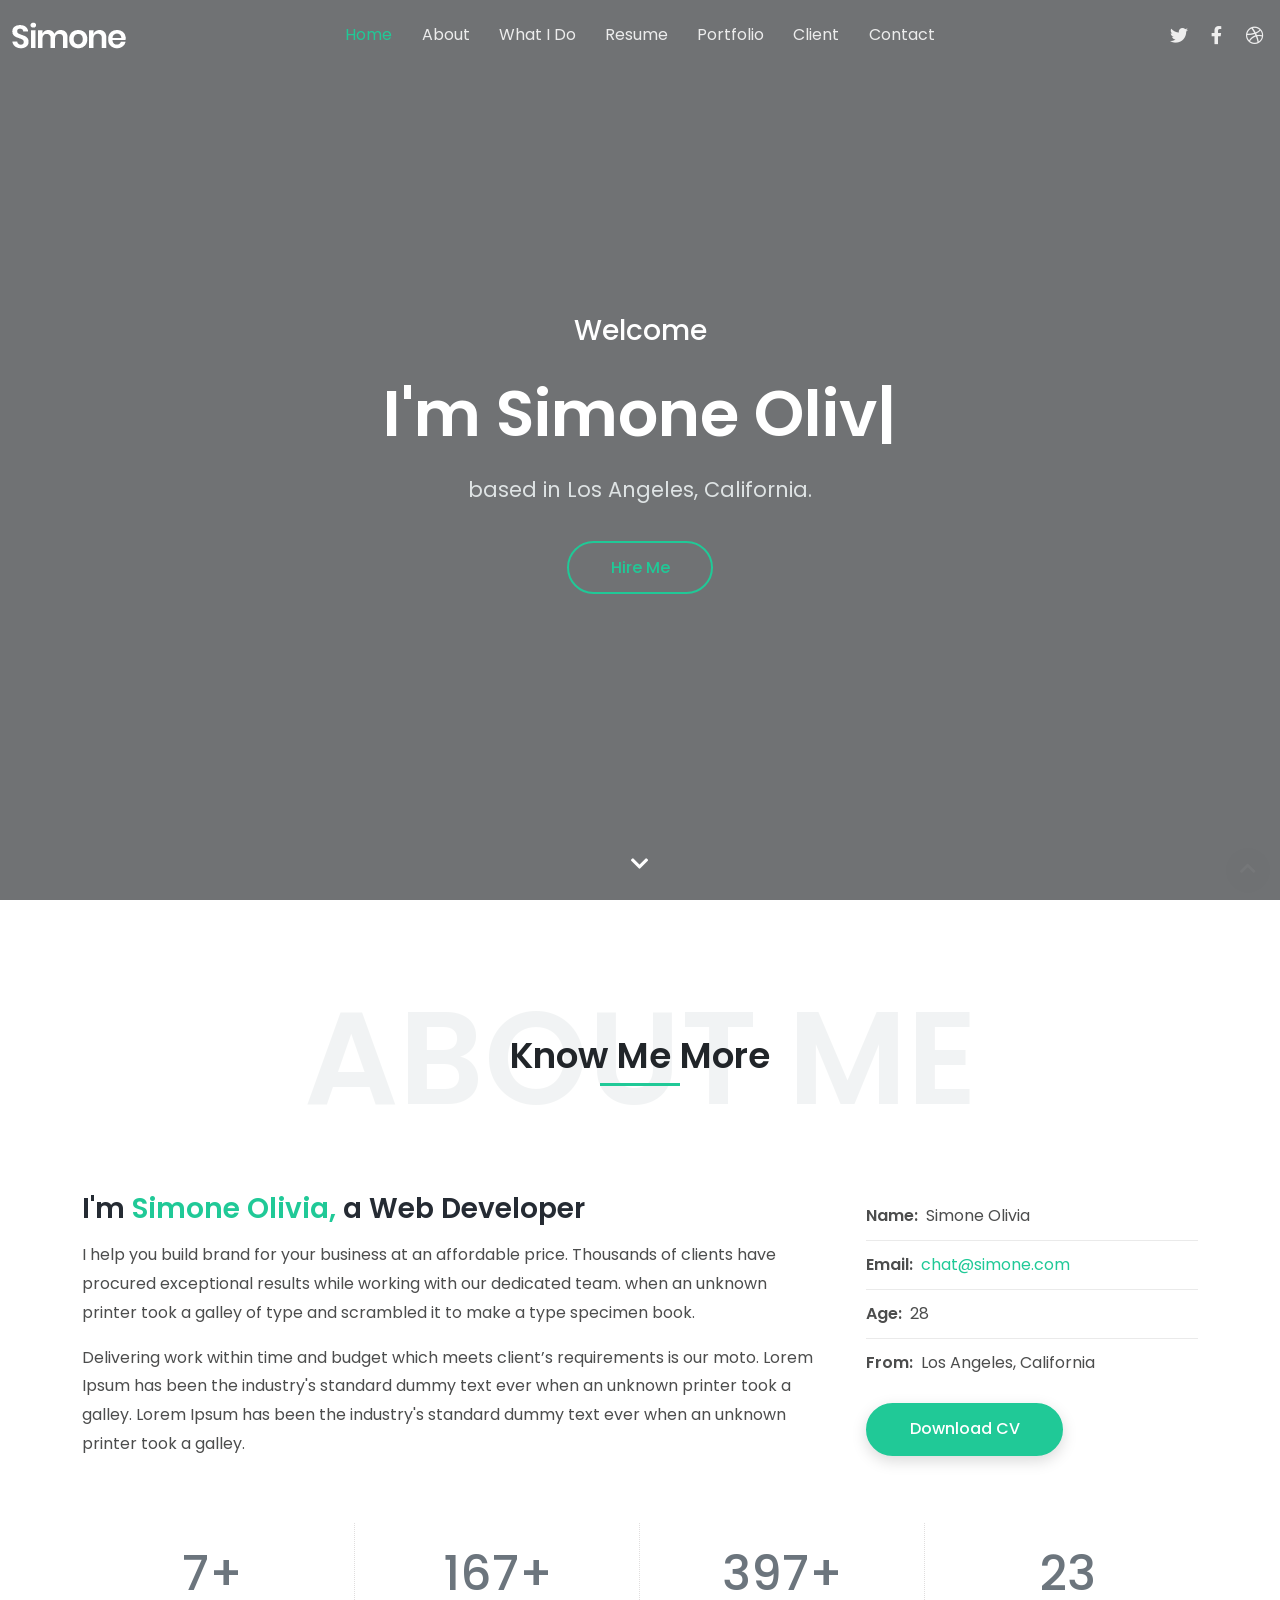
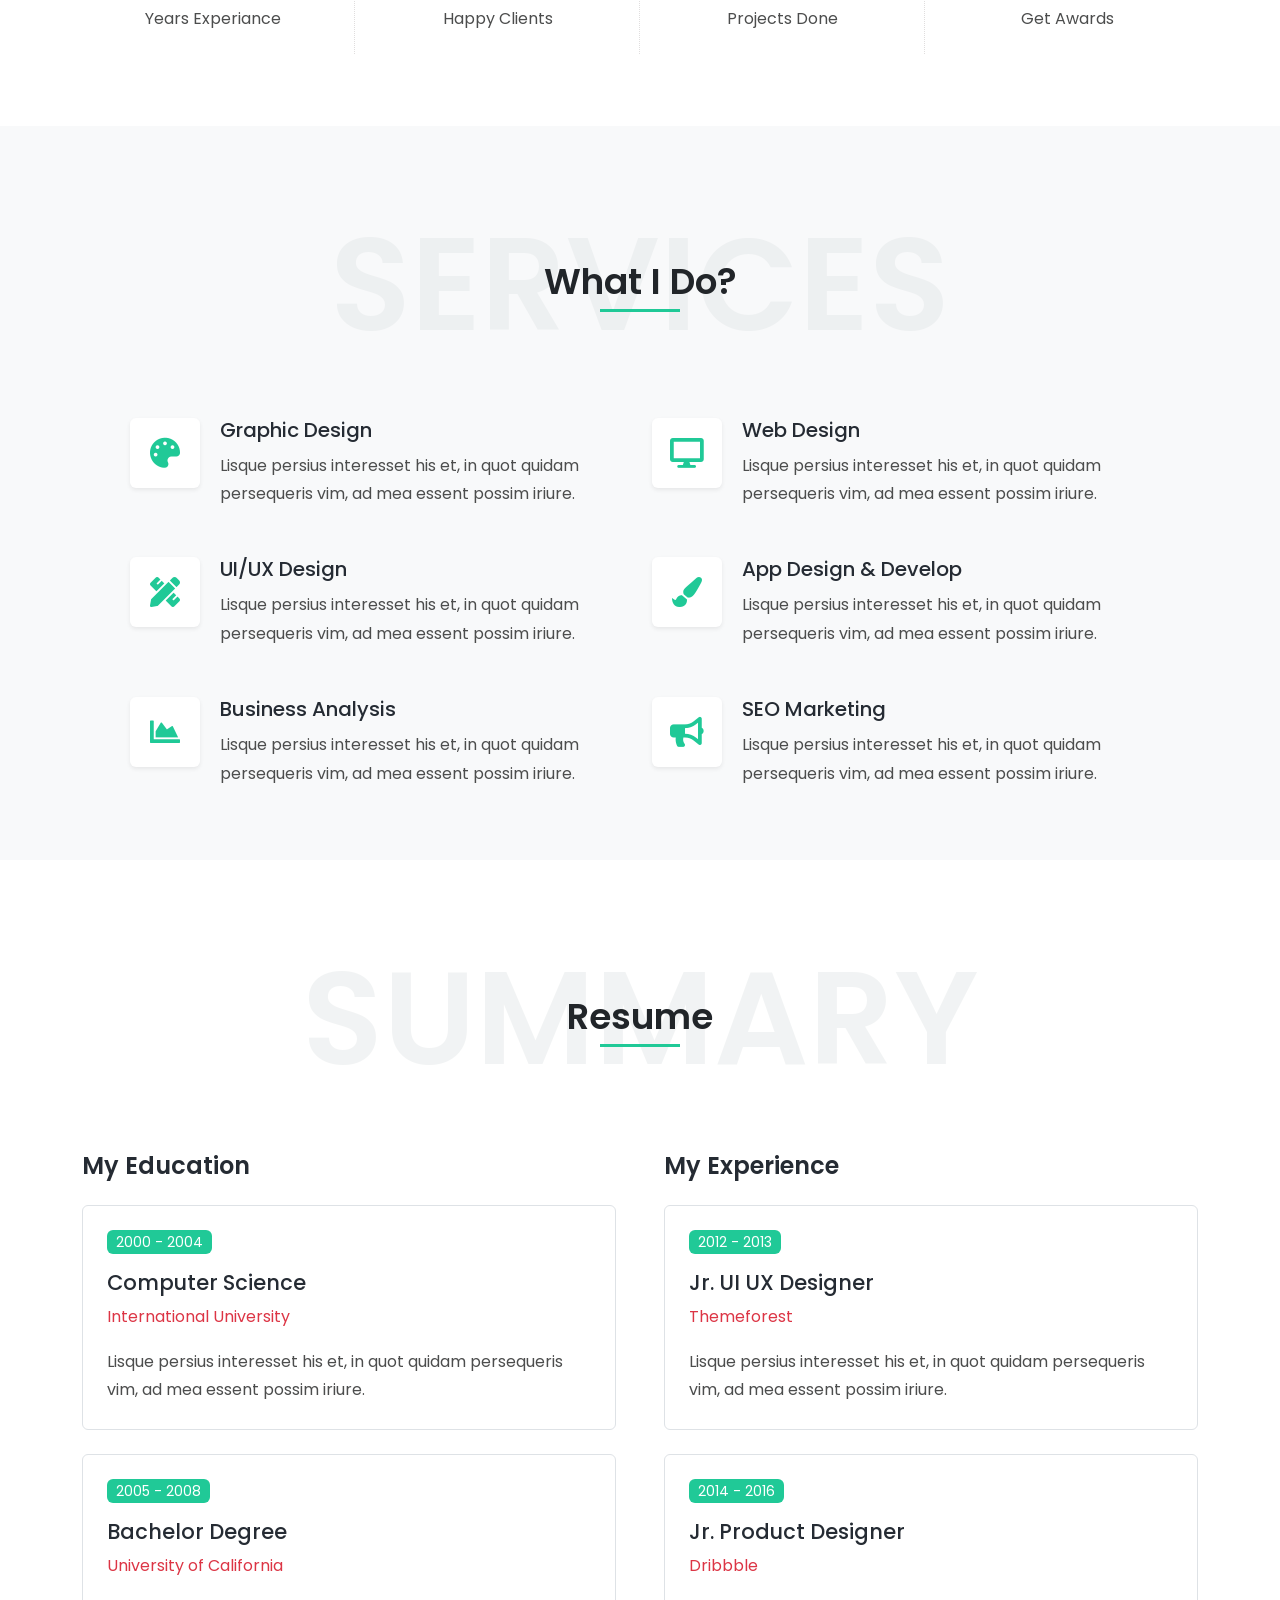
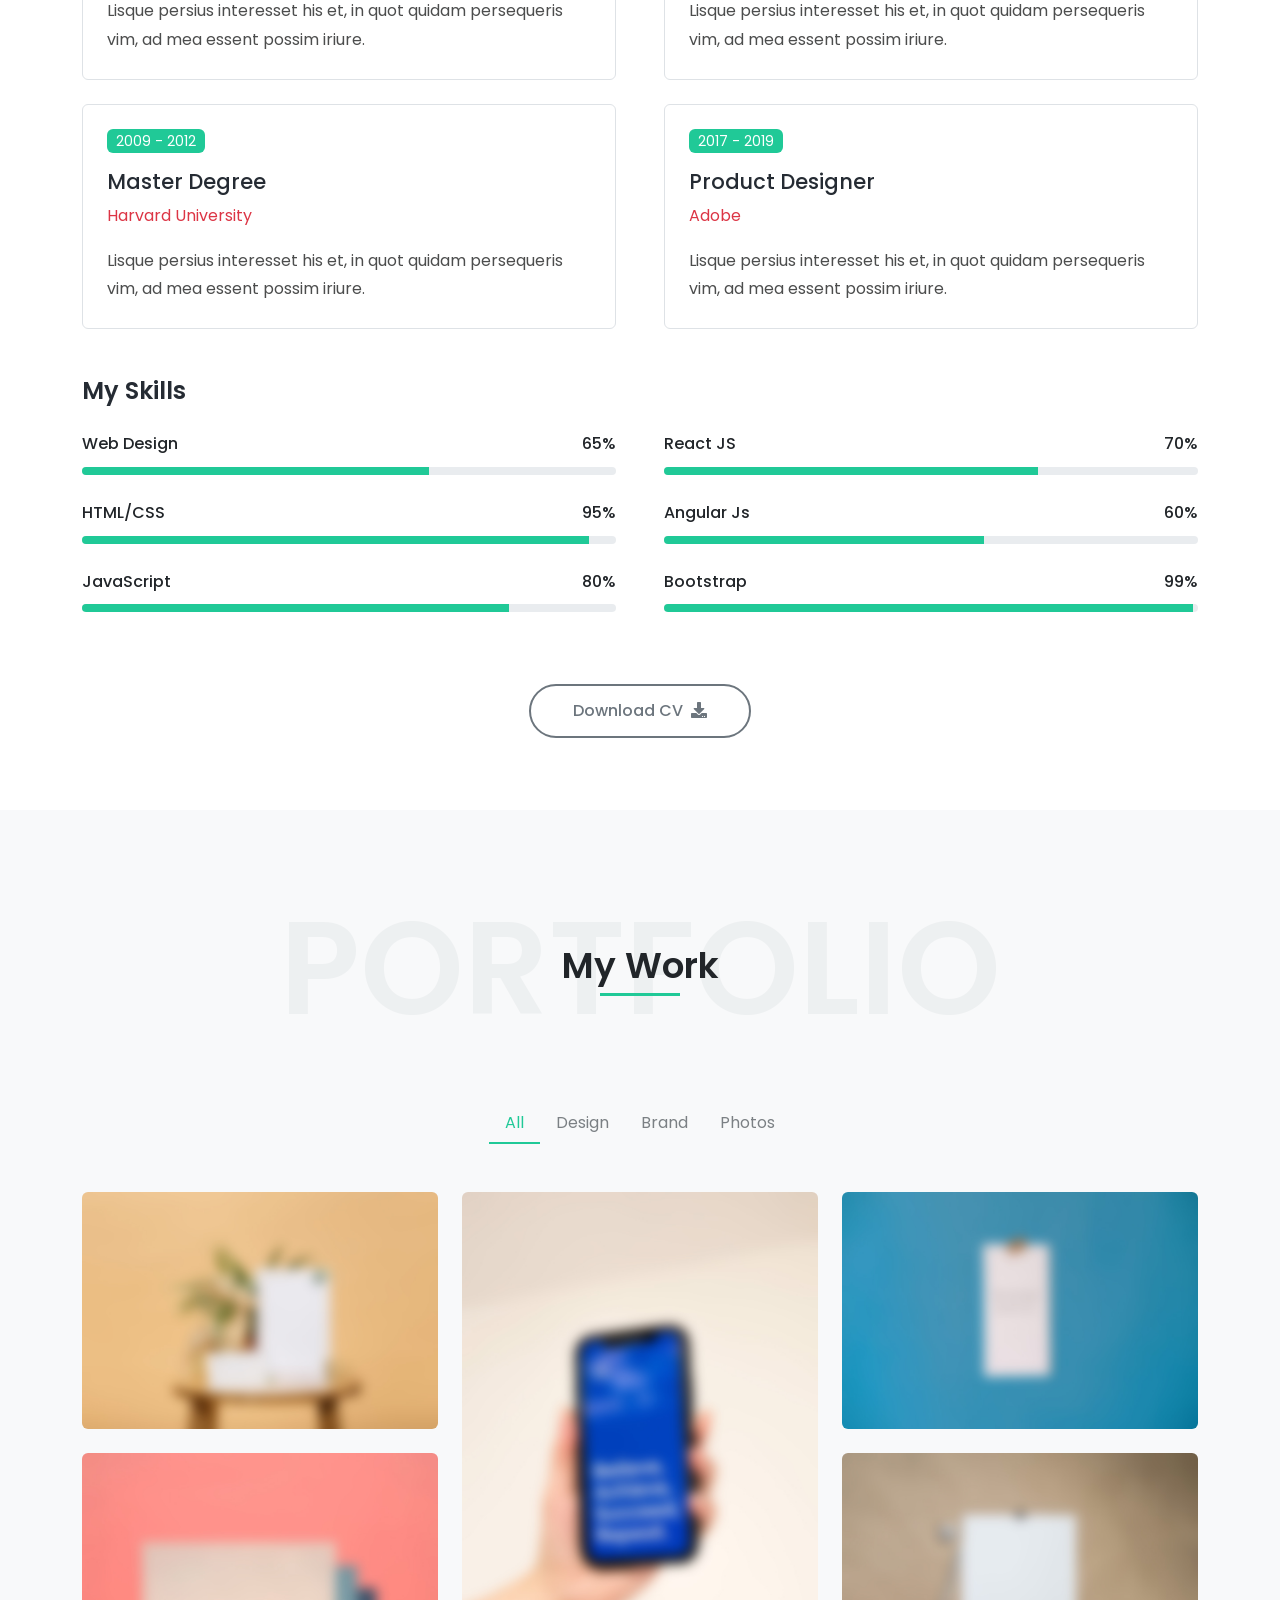
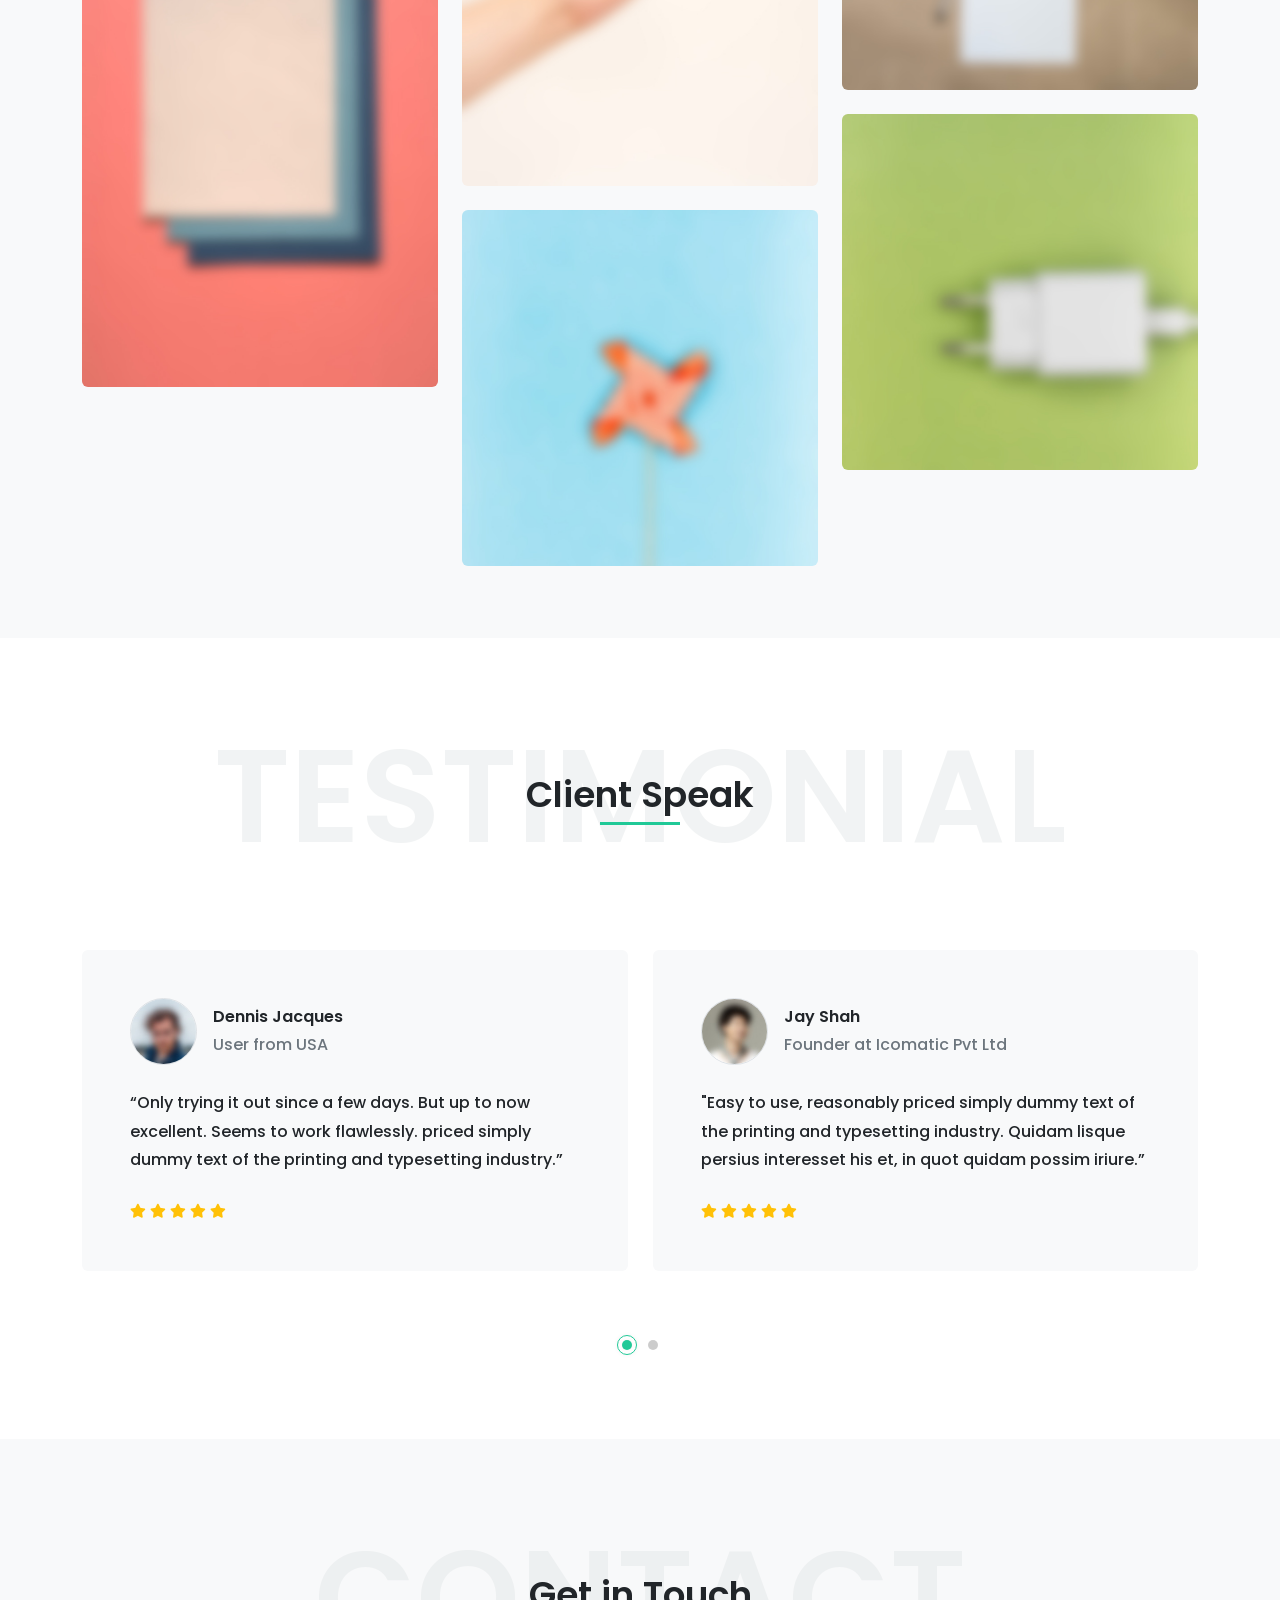
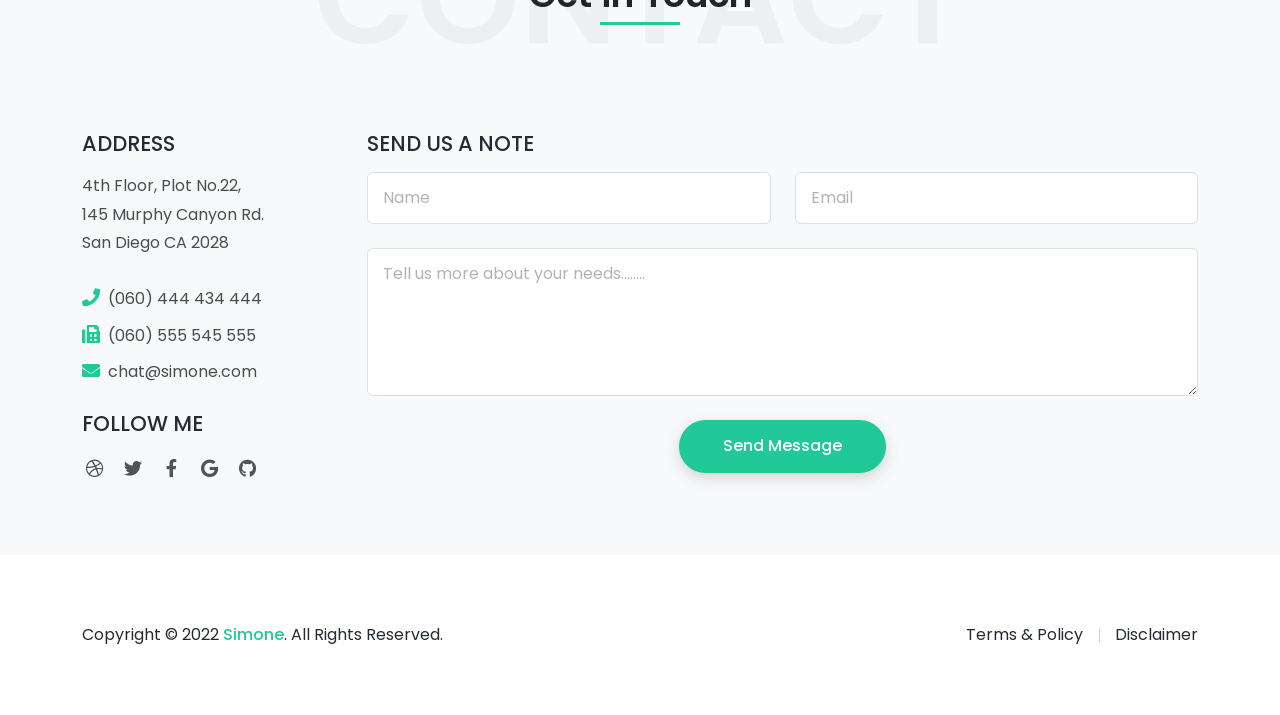
<file: demo2/HTML/index-video-youtube-classic-header.html>
<!DOCTYPE html>
<html lang="en">
<head>
<meta charset="UTF-8" />
<meta http-equiv="X-UA-Compatible" content="IE=edge">
<meta name="viewport" content="width=device-width, initial-scale=1">
<link href="images/favicon.png" rel="icon" />
<title>Simone - Personal Portfolio Template</title>
<meta name="description" content="Simone is responsive bootstrap 5 one page personal portfolio html template.">
<meta name="author" content="harnishdesign.net">

<!-- Web Fonts -->
<link href="https://fonts.googleapis.com/css2?family=Poppins:ital,wght@0,100;0,200;0,300;0,400;0,500;0,600;0,700;0,800;0,900;1,100;1,200;1,300;1,400;1,500;1,600;1,700;1,800;1,900&display=swap" rel="stylesheet">

<!-- Stylesheet
============================== -->
<!-- Bootstrap -->
<link rel="stylesheet" type="text/css" href="vendor/bootstrap/css/bootstrap.min.css" />
<!-- Font Awesome Icon -->
<link rel="stylesheet" type="text/css" href="vendor/font-awesome/css/all.min.css" />
<!-- Owl Carousel -->
<link rel="stylesheet" type="text/css" href="vendor/owl.carousel/assets/owl.carousel.min.css" />
<!-- Magnific Popup -->
<link rel="stylesheet" type="text/css" href="vendor/magnific-popup/magnific-popup.min.css" />
<!-- Youtube Video Background -->
<link rel="stylesheet" type="text/css" href="vendor/jquery.mb.YTPlayer/css/jquery.mb.YTPlayer.min.css" />
<!-- Custom Stylesheet -->
<link rel="stylesheet" type="text/css" href="css/stylesheet.css" />
</head>

<body data-bs-spy="scroll" data-bs-target="#header-nav" data-bs-offset="0">

<!-- Preloader -->
<div class="preloader">
  <div class="lds-ellipsis">
    <div></div>
    <div></div>
    <div></div>
    <div></div>
  </div>
</div>
<!-- Preloader End --> 

<!-- Document Wrapper   
=============================== -->
<div id="main-wrapper"> 
  <!-- Header
  ============================ -->
  <header id="header" class="sticky-top-slide"> 
    <!-- Navbar -->
    <nav class="primary-menu navbar navbar-expand-lg navbar-dark bg-transparent border-bottom-0">
      <div class="container-fluid position-relative g-lg-4">
        <div class="col-auto col-lg-2"> 
          <!-- Logo --> 
          <a class="logo" href="index.html" title="Simone"> <img src="images/logo-light.png" alt="Simone"/> </a> 
          <!-- Logo End --> 
        </div>
        <div class="col col-lg-8 navbar-accordion">
          <button class="navbar-toggler ms-auto" type="button" data-bs-toggle="collapse" data-bs-target="#header-nav"><span></span><span></span><span></span></button>
          <div id="header-nav" class="collapse navbar-collapse justify-content-center">
            <ul class="navbar-nav">
              <li class="nav-item"><a class="nav-link smooth-scroll active" href="#home">Home</a></li>
            <li class="nav-item"><a class="nav-link smooth-scroll" 	href="#about">About</a></li>
            <li class="nav-item"><a class="nav-link smooth-scroll" href="#services">What I Do</a></li>
            <li class="nav-item"><a class="nav-link smooth-scroll" href="#resume">Resume</a></li>
            <li class="nav-item"><a class="nav-link smooth-scroll" href="#portfolio">Portfolio</a></li>
            <li class="nav-item"><a class="nav-link smooth-scroll" href="#testimonial">Client</a></li>
            <li class="nav-item"><a class="nav-link smooth-scroll" href="#contact">Contact</a></li>
            </ul>
          </div>
        </div>
        <div class="col-auto col-lg-2 d-flex justify-content-end">
          <ul class="social-icons social-icons-light">
          <li class="social-icons-twitter"><a data-bs-toggle="tooltip" href="http://www.twitter.com/" target="_blank" title="" data-bs-original-title="Twitter"><i class="fab fa-twitter"></i></a></li>
		  <li class="social-icons-facebook"><a data-bs-toggle="tooltip" href="http://www.facebook.com/" target="_blank" title="" data-bs-original-title="Facebook"><i class="fab fa-facebook-f"></i></a></li>
          <li class="social-icons-dribbble"><a data-bs-toggle="tooltip" href="http://www.dribbble.com/" target="_blank" title="" data-bs-original-title="Dribbble"><i class="fab fa-dribbble"></i></a></li>
          </ul>
        </div>
      </div>
    </nav>
    <!-- Navbar End --> 
  </header>
  <!-- Header End --> 
		
  <!-- Content
  ============================================= -->
  <div id="content" role="main"> 
    
    <!-- Intro
    ============================================= -->
    <section id="home">
      <div class="hero-wrap">
        <div class="hero-mask opacity-6 bg-dark"></div>
        <div class="player" data-property="{videoURL:'https://youtu.be/PMNnEEEacCg',containment:'#home', showControls:false, autoPlay:true, loop:true, mute:true, startAt:0, opacity:1}"></div>
        <div class="hero-content section d-flex min-vh-100">
          <div class="container my-auto">
            <div class="row">
              <div class="col-12 text-center">
                <div class="typed-strings">
                  <p>I'm Simone Olivia</p>
                  <p>I'm a Freelancer.</p>
                  <p>I'm a Photographer.</p>
                  <p>I'm a Designer.</p>
                </div>
                <p class="text-7 fw-500 text-white mb-2 mb-md-3">Welcome</p>
                <h2 class="text-16 fw-600 text-white mb-2 mb-md-3"><span class="typed"></span></h2>
                <p class="text-5 text-light mb-4">based in Los Angeles, California.</p>
				<a href="#contact" class="btn btn-outline-primary rounded-pill shadow-none smooth-scroll mt-2">Hire Me</a>
              </div>
            </div>
          </div>
          <a href="#about" class="scroll-down-arrow text-white smooth-scroll"><span class="animated"><i class="fa fa-chevron-down"></i></span></a> </div>
      </div>
    </section>
    <!-- Intro end --> 
    
    <!-- About
    ============================================= -->
    <section id="about" class="section">
      <div class="container"> 
        <!-- Heading -->
        <div class="position-relative d-flex text-center mb-5">
          <h2 class="text-24 text-light opacity-4 text-uppercase fw-600 w-100 mb-0">About Me</h2>
          <p class="text-9 text-dark fw-600 position-absolute w-100 align-self-center lh-base mb-0">Know Me More<span class="heading-separator-line border-bottom border-3 border-primary d-block mx-auto"></span> </p>
        </div>
        <!-- Heading end-->
        
        <div class="row gy-5">
          <div class="col-lg-7 col-xl-8 text-center text-lg-start">
            <h2 class="text-7 fw-600 mb-3">I'm <span class="text-primary">Simone Olivia,</span> a Web Developer</h2>
            <p>I help you build brand for your business at an affordable price. Thousands of clients have procured exceptional results while working with our dedicated team. when an unknown printer took a galley of type and scrambled it to make a type specimen book.</p>
            <p>Delivering work within time and budget which meets client’s requirements is our moto. Lorem Ipsum has been the industry's standard dummy text ever when an unknown printer took a galley. Lorem Ipsum has been the industry's standard dummy text ever when an unknown printer took a galley.</p>
          </div>
          <div class="col-lg-5 col-xl-4">
            <div class="ps-lg-4">
              <ul class="list-style-2">
                <li class=""><span class="fw-600 me-2">Name:</span>Simone Olivia</li>
                <li class=""><span class="fw-600 me-2">Email:</span><a href="mailto:chat@simone.com">chat@simone.com</a></li>
                <li class=""><span class="fw-600 me-2">Age:</span>28</li>
                <li class="border-0"><span class="fw-600 me-2">From:</span>Los Angeles, California</li>
              </ul>
              <a href="#" class="btn btn-primary rounded-pill">Download CV</a> </div>
          </div>
        </div>
        <div class="brands-grid separator-border mt-5">
          <div class="row">
            <div class="col-6 col-md-3">
              <div class="featured-box text-center">
                <h4 class="text-12 text-muted mb-0"><span class="counter" data-from="0" data-to="10">10</span>+</h4>
                <p class="mb-0">Years Experiance</p>
              </div>
            </div>
            <div class="col-6 col-md-3">
              <div class="featured-box text-center">
                <h4 class="text-12 text-muted mb-0"><span class="counter" data-from="0" data-to="250">250</span>+</h4>
                <p class="mb-0">Happy Clients</p>
              </div>
            </div>
            <div class="col-6 col-md-3">
              <div class="featured-box text-center">
                <h4 class="text-12 text-muted mb-0"><span class="counter" data-from="0" data-to="650">650</span>+</h4>
                <p class="mb-0">Projects Done</p>
              </div>
            </div>
            <div class="col-6 col-md-3">
              <div class="featured-box text-center">
                <h4 class="text-12 text-muted mb-0"><span class="counter" data-from="0" data-to="38">20</span></h4>
                <p class="mb-0">Get Awards</p>
              </div>
            </div>
          </div>
        </div>
      </div>
    </section>
    <!-- About end --> 
    
    <!-- Services
    ============================================= -->
    <section id="services" class="section bg-light">
      <div class="container">
        <!-- Heading -->
        <div class="position-relative d-flex text-center mb-5">
          <h2 class="text-24 text-light opacity-4 text-uppercase fw-600 w-100 mb-0">Services</h2>
          <p class="text-9 text-dark fw-600 position-absolute w-100 align-self-center lh-base mb-0">What I Do?<span class="heading-separator-line border-bottom border-3 border-primary d-block mx-auto"></span> </p>
        </div>
        <!-- Heading end-->
        
        <div class="row">
          <div class="col-lg-11 mx-auto">
            <div class="row">
              <div class="col-md-6">
                <div class="featured-box style-3 mb-5">
                  <div class="featured-box-icon text-primary bg-white shadow-sm rounded"> <i class="fas fa-palette"></i> </div>
                  <h3>Graphic Design</h3>
                  <p class="mb-0">Lisque persius interesset his et, in quot quidam persequeris vim, ad mea essent possim iriure.</p>
                </div>
              </div>
              <div class="col-md-6">
                <div class="featured-box style-3 mb-5">
                  <div class="featured-box-icon text-primary bg-white shadow-sm rounded"> <i class="fas fa-desktop"></i></div>
                  <h3>Web Design</h3>
                  <p class="mb-0">Lisque persius interesset his et, in quot quidam persequeris vim, ad mea essent possim iriure.</p>
                </div>
              </div>
              <div class="col-md-6">
                <div class="featured-box style-3 mb-5">
                  <div class="featured-box-icon text-primary bg-white shadow-sm rounded"> <i class="fas fa-pencil-ruler"></i> </div>
                  <h3>UI/UX Design</h3>
                  <p class="mb-0">Lisque persius interesset his et, in quot quidam persequeris vim, ad mea essent possim iriure.</p>
                </div>
              </div>
              <div class="col-md-6">
                <div class="featured-box style-3 mb-5">
                  <div class="featured-box-icon text-primary bg-white shadow-sm rounded"> <i class="fas fa-paint-brush"></i> </div>
                  <h3>App Design &amp; Develop</h3>
                  <p class="mb-0">Lisque persius interesset his et, in quot quidam persequeris vim, ad mea essent possim iriure.</p>
                </div>
              </div>
              <div class="col-md-6">
                <div class="featured-box style-3 mb-5 mb-md-0">
                  <div class="featured-box-icon text-primary bg-white shadow-sm rounded"> <i class="fas fa-chart-area"></i> </div>
                  <h3>Business Analysis</h3>
                  <p class="mb-0">Lisque persius interesset his et, in quot quidam persequeris vim, ad mea essent possim iriure.</p>
                </div>
              </div>
              <div class="col-md-6">
                <div class="featured-box style-3 mb-0">
                  <div class="featured-box-icon text-primary bg-white shadow-sm rounded"> <i class="fas fa-bullhorn"></i> </div>
                  <h3>SEO Marketing</h3>
                  <p class="mb-0">Lisque persius interesset his et, in quot quidam persequeris vim, ad mea essent possim iriure.</p>
                </div>
              </div>
            </div>
          </div>
        </div>
      </div>
    </section>
    <!-- Services end --> 
    
    <!-- Resume
    ============================================= -->
    <section id="resume" class="section">
      <div class="container"> 
        <!-- Heading -->
        <div class="position-relative d-flex text-center mb-5">
          <h2 class="text-24 text-light opacity-4 text-uppercase fw-600 w-100 mb-0">Summary</h2>
          <p class="text-9 text-dark fw-600 position-absolute w-100 align-self-center lh-base mb-0">Resume<span class="heading-separator-line border-bottom border-3 border-primary d-block mx-auto"></span> </p>
        </div>
        <!-- Heading end-->
        
        <div class="row gx-5"> 
          <!-- My Education -->
          <div class="col-md-6">
            <h2 class="text-6 fw-600 mb-4">My Education</h2>
            <div class="bg-white border rounded p-4 mb-4">
              <p class="badge bg-primary text-2 fw-400">2000 - 2004</p>
              <h3 class="text-5">Computer Science</h3>
              <p class="text-danger">International University</p>
              <p class="mb-0">Lisque persius interesset his et, in quot quidam persequeris vim, ad mea essent possim iriure.</p>
            </div>
            <div class="bg-white border rounded p-4 mb-4">
              <p class="badge bg-primary text-2 fw-400">2005 - 2008</p>
              <h3 class="text-5">Bachelor Degree</h3>
              <p class="text-danger">University of California</p>
              <p class="mb-0">Lisque persius interesset his et, in quot quidam persequeris vim, ad mea essent possim iriure.</p>
            </div>
            <div class="bg-white border rounded p-4 mb-4">
              <p class="badge bg-primary text-2 fw-400">2009 - 2012</p>
              <h3 class="text-5">Master Degree</h3>
              <p class="text-danger">Harvard University</p>
              <p class="mb-0">Lisque persius interesset his et, in quot quidam persequeris vim, ad mea essent possim iriure.</p>
            </div>
          </div>
          
          <!-- My Experience -->
          <div class="col-md-6">
            <h2 class="text-6 fw-600 mb-4">My Experience</h2>
            <div class="bg-white border rounded p-4 mb-4">
              <p class="badge bg-primary text-2 fw-400">2012 - 2013</p>
              <h3 class="text-5">Jr. UI UX Designer</h3>
              <p class="text-danger">Themeforest</p>
              <p class="mb-0">Lisque persius interesset his et, in quot quidam persequeris vim, ad mea essent possim iriure.</p>
            </div>
            <div class="bg-white border rounded p-4 mb-4">
              <p class="badge bg-primary text-2 fw-400">2014 - 2016</p>
              <h3 class="text-5">Jr. Product Designer</h3>
              <p class="text-danger">Dribbble</p>
              <p class="mb-0">Lisque persius interesset his et, in quot quidam persequeris vim, ad mea essent possim iriure.</p>
            </div>
            <div class="bg-white border rounded p-4 mb-4">
              <p class="badge bg-primary text-2 fw-400">2017 - 2019</p>
              <h3 class="text-5">Product Designer</h3>
              <p class="text-danger">Adobe</p>
              <p class="mb-0">Lisque persius interesset his et, in quot quidam persequeris vim, ad mea essent possim iriure.</p>
            </div>
          </div>
        </div>
        <!-- My Skills -->
		<h2 class="text-6 fw-600 mt-4 mb-4">My Skills</h2>
        <div class="row gx-5">
          <div class="col-md-6">
            <p class="text-dark fw-500 text-start mb-2">Web Design <span class="float-end">65%</span></p>
            <div class="progress progress-sm mb-4">
              <div class="progress-bar" role="progressbar" style="width: 65%" aria-valuenow="65" aria-valuemin="0" aria-valuemax="100"></div>
            </div>
            <p class="text-dark fw-500 text-start mb-2">HTML/CSS <span class="float-end">95%</span></p>
            <div class="progress progress-sm mb-4">
              <div class="progress-bar" role="progressbar" style="width: 95%" aria-valuenow="95" aria-valuemin="0" aria-valuemax="100"></div>
            </div>
            <p class="text-dark fw-500 text-start mb-2">JavaScript <span class="float-end">80%</span></p>
            <div class="progress progress-sm mb-4">
              <div class="progress-bar" role="progressbar" style="width: 80%" aria-valuenow="80" aria-valuemin="0" aria-valuemax="100"></div>
            </div>
          </div>
          <div class="col-md-6">
            <p class="text-dark fw-500 text-start mb-2">React JS <span class="float-end">70%</span></p>
            <div class="progress progress-sm mb-4">
              <div class="progress-bar" role="progressbar" style="width: 70%" aria-valuenow="70" aria-valuemin="0" aria-valuemax="100"></div>
            </div>
            <p class="text-dark fw-500 text-start mb-2">Angular Js <span class="float-end">60%</span></p>
            <div class="progress progress-sm mb-4">
              <div class="progress-bar" role="progressbar" style="width: 60%" aria-valuenow="60" aria-valuemin="0" aria-valuemax="100"></div>
            </div>
            <p class="text-dark fw-500 text-start mb-2">Bootstrap <span class="float-end">99%</span></p>
            <div class="progress progress-sm mb-4">
              <div class="progress-bar" role="progressbar" style="width: 99%" aria-valuenow="99" aria-valuemin="0" aria-valuemax="100"></div>
            </div>
          </div>
        </div>
        <div class="text-center mt-5"><a href="#" class="btn btn-outline-secondary rounded-pill shadow-none">Download CV <span class="ms-1"><i class="fas fa-download"></i></span></a></div>
      </div>
    </section>
    <!-- Resume end --> 
    
    <!-- Portfolio
    ============================================= -->
    <section id="portfolio" class="section bg-light">
      <div class="container"> 
        <!-- Heading -->
        <div class="position-relative d-flex text-center mb-5">
          <h2 class="text-24 text-light opacity-4 text-uppercase fw-600 w-100 mb-0">Portfolio</h2>
          <p class="text-9 text-dark fw-600 position-absolute w-100 align-self-center lh-base mb-0">My Work<span class="heading-separator-line border-bottom border-3 border-primary d-block mx-auto"></span> </p>
        </div>
        <!-- Heading end--> 
        
        <!-- Filter Menu -->
        <ul class="portfolio-menu nav nav-tabs justify-content-center border-bottom-0 mb-5">
          <li class="nav-item"> <a data-filter="*" class="nav-link active" href="">All</a></li>
          <li class="nav-item"> <a data-filter=".design" href="" class="nav-link">Design</a></li>
          <li class="nav-item"> <a data-filter=".brand" href="" class="nav-link">Brand</a></li>
          <li class="nav-item"> <a data-filter=".photos" href="" class="nav-link">Photos</a></li>
        </ul>
        <!-- Filter Menu end -->
        <div class="portfolio popup-ajax-gallery">
          <div class="row portfolio-filter g-4">
            <div class="col-sm-6 col-lg-4 brand">
              <div class="portfolio-box rounded">
                <div class="portfolio-img rounded"> <img class="img-fluid d-block" src="images/projects/project-1.jpg" alt="">
                  <div class="portfolio-overlay"> <a class="popup-ajax stretched-link" href="ajax/portfolio-ajax-project-1.html"></a>
                    <div class="portfolio-overlay-details">
                      <h5 class="text-white fw-400">Project Title</h5>
                      <span class="text-light">Category</span> </div>
                  </div>
                </div>
              </div>
            </div>
            <div class="col-sm-6 col-lg-4 design">
              <div class="portfolio-box rounded">
                <div class="portfolio-img rounded"> <img class="img-fluid d-block" src="images/projects/project-2.jpg" alt="">
                  <div class="portfolio-overlay"> <a class="popup-ajax stretched-link" href="ajax/portfolio-ajax-project-2.html"></a>
                    <div class="portfolio-overlay-details">
                      <h5 class="text-white fw-400">Project Title</h5>
                      <span class="text-light">Category</span> </div>
                  </div>
                </div>
              </div>
            </div>
            <div class="col-sm-6 col-lg-4 artwork photos">
              <div class="portfolio-box rounded">
                <div class="portfolio-img rounded"> <img class="img-fluid d-block" src="images/projects/project-3.jpg" alt="">
                  <div class="portfolio-overlay"> <a class="popup-ajax stretched-link" href="ajax/portfolio-ajax-project-3.html"></a>
                    <div class="portfolio-overlay-details">
                      <h5 class="text-white fw-400">Project Title</h5>
                      <span class="text-light">Category</span> </div>
                  </div>
                </div>
              </div>
            </div>
            <div class="col-sm-6 col-lg-4 artwork brand photos">
              <div class="portfolio-box rounded">
                <div class="portfolio-img rounded"> <img class="img-fluid d-block" src="images/projects/project-4.jpg" alt="">
                  <div class="portfolio-overlay"> <a class="popup-ajax stretched-link" href="ajax/portfolio-ajax-project-4.html"></a>
                    <div class="portfolio-overlay-details">
                      <h5 class="text-white fw-400">Project Title</h5>
                      <span class="text-light">Category</span> </div>
                  </div>
                </div>
              </div>
            </div>
            <div class="col-sm-6 col-lg-4 design">
              <div class="portfolio-box rounded">
                <div class="portfolio-img rounded"> <img class="img-fluid d-block" src="images/projects/project-5.jpg" alt="">
                  <div class="portfolio-overlay"> <a class="popup-ajax stretched-link" href="ajax/portfolio-ajax-project-5.html"></a>
                    <div class="portfolio-overlay-details">
                      <h5 class="text-white fw-400">Project Title</h5>
                      <span class="text-light">Category</span> </div>
                  </div>
                </div>
              </div>
            </div>
            <div class="col-sm-6 col-lg-4 brand">
              <div class="portfolio-box rounded">
                <div class="portfolio-img rounded"> <img class="img-fluid d-block" src="images/projects/project-6.jpg" alt="">
                  <div class="portfolio-overlay"> <a class="popup-ajax stretched-link" href="ajax/portfolio-ajax-project-6.html"></a>
                    <div class="portfolio-overlay-details">
                      <h5 class="text-white fw-400">Project Title</h5>
                      <span class="text-light">Category</span> </div>
                  </div>
                </div>
              </div>
            </div>
            <div class="col-sm-6 col-lg-4 design photos">
              <div class="portfolio-box rounded">
                <div class="portfolio-img rounded"> <img class="img-fluid d-block" src="images/projects/project-7.jpg" alt="">
                  <div class="portfolio-overlay"> <a class="popup-ajax stretched-link" href="ajax/portfolio-ajax-project-7.html"></a>
                    <div class="portfolio-overlay-details">
                      <h5 class="text-white fw-400">Project Title</h5>
                      <span class="text-light">Category</span> </div>
                  </div>
                </div>
              </div>
            </div>
          </div>
        </div>
      </div>
    </section>
    <!-- Portfolio end --> 
    
    <!-- Testimonial
    ============================================= -->
    <section id="testimonial" class="section">
      <div class="container"> 
        <!-- Heading -->
        <div class="position-relative d-flex text-center mb-5">
          <h2 class="text-24 text-light opacity-4 text-uppercase fw-600 w-100 mb-0">Testimonial</h2>
          <p class="text-9 text-dark fw-600 position-absolute w-100 align-self-center lh-base mb-0">Client Speak<span class="heading-separator-line border-bottom border-3 border-primary d-block mx-auto"></span> </p>
        </div>
        <!-- Heading end-->
        
        <div class="owl-carousel owl-theme" data-loop="true" data-nav="false" data-autoplay="false" data-margin="25" data-stagepadding="0" data-slideby="1" data-items-xs="1" data-items-sm="1" data-items-md="1" data-items-lg="2">
          <div class="item">
            <div class="bg-light rounded p-5">
              <div class="d-flex align-items-center mt-auto mb-4"> <img class="img-fluid rounded-circle border d-inline-block w-auto" src="images/testimonial/client-sm-3.jpg" alt="">
                <p class="ms-3 mb-0"><strong class="d-block text-dark fw-600">Dennis Jacques</strong> <span class="text-muted fw-500">User from USA</span></p>
              </div>
              <p class="text-dark fw-500 mb-4">“Only trying it out since a few days. But up to now excellent. Seems to work flawlessly. priced simply dummy text of the printing and typesetting industry.”</p>
              <span class="text-2"> <i class="fas fa-star text-warning"></i> <i class="fas fa-star text-warning"></i> <i class="fas fa-star text-warning"></i> <i class="fas fa-star text-warning"></i> <i class="fas fa-star text-warning"></i> </span> </div>
          </div>
          <div class="item">
            <div class="bg-light rounded p-5">
              <div class="d-flex align-items-center mt-auto mb-4"> <img class="img-fluid rounded-circle border d-inline-block w-auto" src="images/testimonial/client-sm-1.jpg" alt="">
                <p class="ms-3 mb-0"><strong class="d-block text-dark fw-600">Jay Shah</strong> <span class="text-muted fw-500">Founder at Icomatic Pvt Ltd</span></p>
              </div>
              <p class="text-dark fw-500 mb-4">"Easy to use, reasonably priced simply dummy text of the printing and typesetting industry. Quidam lisque persius interesset his et, in quot quidam possim iriure.”</p>
              <span class="text-2"> <i class="fas fa-star text-warning"></i> <i class="fas fa-star text-warning"></i> <i class="fas fa-star text-warning"></i> <i class="fas fa-star text-warning"></i> <i class="fas fa-star text-warning"></i> </span> </div>
          </div>
          <div class="item">
            <div class="bg-light rounded p-5">
              <div class="d-flex align-items-center mt-auto mb-4"> <img class="img-fluid rounded-circle border d-inline-block w-auto" src="images/testimonial/client-sm-2.jpg" alt="">
                <p class="ms-3 mb-0"><strong class="d-block text-dark fw-600">Patrick Cary</strong> <span class="text-muted fw-500">Freelancer from USA</span></p>
              </div>
              <p class="text-dark fw-500 mb-4">“I am happy Working with printing and typesetting industry. Quidam lisque persius interesset his et, in quot quidam persequeris essent possim iriure.”</p>
              <span class="text-2"> <i class="fas fa-star text-warning"></i> <i class="fas fa-star text-warning"></i> <i class="fas fa-star text-warning"></i> <i class="fas fa-star text-warning"></i> <i class="fas fa-star text-warning"></i> </span> </div>
          </div>
          <div class="item">
            <div class="bg-light rounded p-5">
              <div class="d-flex align-items-center mt-auto mb-4"> <img class="img-fluid rounded-circle border d-inline-block w-auto" src="images/testimonial/client-sm-4.jpg" alt="">
                <p class="ms-3 mb-0"><strong class="d-block text-dark fw-600">Chris Tom</strong> <span class="text-muted fw-500">User from UK</span></p>
              </div>
              <p class="text-dark fw-500 mb-4">“I have used them twice now. Good rates, very efficient service and priced simply dummy text of the printing and typesetting industry quidam interesset his et. Excellent.”</p>
              <span class="text-2"> <i class="fas fa-star text-warning"></i> <i class="fas fa-star text-warning"></i> <i class="fas fa-star text-warning"></i> <i class="fas fa-star text-warning"></i> <i class="fas fa-star text-warning"></i> </span> </div>
          </div>
        </div>
      </div>
    </section>
    <!-- Testimonial end --> 
    
    <!-- Contact Me
    ============================================= -->
    <section id="contact" class="section bg-light">
      <div class="container">
        <!-- Heading -->
        <div class="position-relative d-flex text-center mb-5">
          <h2 class="text-24 text-light opacity-4 text-uppercase fw-600 w-100 mb-0">Contact</h2>
          <p class="text-9 text-dark fw-600 position-absolute w-100 align-self-center lh-base mb-0">Get in Touch<span class="heading-separator-line border-bottom border-3 border-primary d-block mx-auto"></span> </p>
        </div>
        <!-- Heading end-->
        <div class="row gy-5">
          <div class="col-md-4 col-xl-3 order-1 order-md-0 text-center text-md-start">
            <h2 class="mb-3 text-5 text-uppercase">Address</h2>
            <p class="text-3 mb-4">4th Floor, Plot No.22,<br>
              145 Murphy Canyon Rd.<br>
              San Diego CA 2028 </p>
            <p class="text-3 mb-1"><span class="text-primary text-4 me-2"><i class="fas fa-phone"></i></span>(060) 444 434 444</p>
            <p class="text-3 mb-1"><span class="text-primary text-4 me-2"><i class="fas fa-fax"></i></span>(060) 555 545 555</p>
            <p class="text-3 mb-4"><span class="text-primary text-4 me-2"><i class="fas fa-envelope"></i></span>chat@simone.com</p>
            <h2 class="mb-3 text-5 text-uppercase">Follow Me</h2>
            <ul class="social-icons justify-content-center justify-content-md-start">
              <li class="social-icons-dribbble"><a data-bs-toggle="tooltip" href="http://www.dribbble.com/harnishdesign/" target="_blank" title="Dribbble"><i class="fab fa-dribbble"></i></a></li>
              <li class="social-icons-twitter"><a data-bs-toggle="tooltip" href="https://twitter.com/harnishdesign/" target="_blank" title="Twitter"><i class="fab fa-twitter"></i></a></li>
              <li class="social-icons-facebook"><a data-bs-toggle="tooltip" href="http://www.facebook.com/harnishdesign/" target="_blank" title="Facebook"><i class="fab fa-facebook-f"></i></a></li>
              <li class="social-icons-google"><a data-bs-toggle="tooltip" href="http://www.google.com/" target="_blank" title="Google"><i class="fab fa-google"></i></a></li>
              <li class="social-icons-github"><a data-bs-toggle="tooltip" href="http://www.github.com/" target="_blank" title="GitHub"><i class="fab fa-github"></i></a></li>
            </ul>
          </div>
          <div class="col-md-8 col-xl-9 order-0 order-md-1">
            <h2 class="mb-3 text-5 text-uppercase text-center text-md-start">Send us a note</h2>
			<form id="contact-form" action="php/mail.php" method="post">
              
			  <div class="row g-4">
                <div class="col-xl-6">
                    <input name="name" type="text" class="form-control" required placeholder="Name">
                </div>
                <div class="col-xl-6">
                    <input name="email" type="email" class="form-control" required placeholder="Email">
                </div>
				<div class="col">
					<textarea name="form-message" class="form-control" rows="5" required placeholder="Tell us more about your needs........"></textarea>
				</div>
              </div>
			  
              <p class="text-center mt-4 mb-0">
				<button id="submit-btn" class="btn btn-primary rounded-pill d-inline-flex" type="submit">Send Message</button>
              </p>
            </form>
          </div>
        </div>
      </div>
    </section>
    <!-- Contact Me end --> 
    
  </div>
  <!-- Content end --> 
  
  <!-- Footer
  ============================================= -->
  <footer id="footer" class="section">
    <div class="container">
      <div class="row">
        <div class="col-lg-6 text-center text-lg-start">
          <p class="mb-3 mb-lg-0">Copyright © 2022 <a href="#" class="fw-500">Simone</a>. All Rights Reserved.</p>
        </div>
        <div class="col-lg-6">
          <ul class="nav nav-separator justify-content-center justify-content-lg-end">
            <li class="nav-item"> <a class="nav-link" data-bs-toggle="modal" data-bs-target="#terms-policy" href="#">Terms & Policy</a></li>
            <li class="nav-item"> <a class="nav-link" data-bs-toggle="modal" data-bs-target="#disclaimer" href="#">Disclaimer</a></li>
          </ul>
        </div>
      </div>
    </div>
  </footer>
  <!-- Footer end --> 
  
</div>
<!-- Document Wrapper end --> 

<!-- Back to Top
============================================= --> 
<a id="back-to-top" class="rounded-circle" data-bs-toggle="tooltip" title="Back to Top" href="javascript:void(0)"><i class="fa fa-chevron-up"></i></a> 

<!-- Terms & Policy Modal
================================== -->
<div id="terms-policy" class="modal fade" role="dialog" aria-hidden="true">
  <div class="modal-dialog modal-lg modal-dialog-centered" role="document">
    <div class="modal-content">
      <div class="modal-header">
        <h5 class="modal-title">Terms & Policy</h5>
        <button type="button" class="btn-close" data-bs-dismiss="modal" aria-label="Close"></button>
      </div>
      <div class="modal-body p-4">
        <p>Simply dummy text of the printing and typesetting industry. Lorem Ipsum has been the industry's standard dummy text ever since the 1500s, when an unknown printer took a galley of type and scrambled it to make a type specimen book. It has survived not only five centuries, but also the leap into electronic typesetting, remaining essentially unchanged.</p>
        <h3 class="mb-3 mt-4 mt-4">Terms of Use</h3>
        <p>It has survived not only five centuries, but also the leap into electronic typesetting, remaining essentially unchanged. Simply dummy text of the printing and typesetting industry.</p>
        <h5 class="text-4 mt-4">Part I – Information Simone collects and controls</h5>
        <p>Lorem Ipsum has been the industry's standard dummy text ever since the 1500s, when an unknown printer took a galley of type and scrambled it to make a type specimen book.</p>
        <h5 class="text-4 mt-4">Part II – Information that Simone processes on your behalf</h5>
        <p>Lorem Ipsum has been the industry's standard dummy text ever since the 1500s, when an unknown printer took a galley of type and scrambled it to make a type specimen book.</p>
        <h5 class="text-4 mt-4">Part III – General</h5>
        <p>It has survived not only five centuries, but also the leap into electronic typesetting, remaining essentially unchanged. Lorem Ipsum has been the industry's standard dummy text ever since the 1500s, when an unknown printer took a galley of type and scrambled it to make a type specimen book.</p>
        <h3 class="mb-3 mt-4">Privacy Policy</h3>
        <p>Lorem Ipsum is simply dummy text of the printing and typesetting industry. Lorem Ipsum has been the industry's standard dummy text ever since the 1500s, when an unknown printer took a galley of type and scrambled it to make a type specimen book. </p>
        <ol class="lh-lg">
          <li>Lisque persius interesset his et, in quot quidam persequeris vim, ad mea essent possim iriure.</li>
          <li>Quidam lisque persius interesset his et, Lisque persius interesset his et, in quot quidam persequeris vim, ad mea essent possim iriure.</li>
          <li>In quot quidam persequeris vim, ad mea essent possim iriure. Quidam lisque persius interesset his et.</li>
          <li>Quidam lisque persius interesset his et, Lisque persius interesset his et.</li>
          <li>Interesset his et, Lisque persius interesset his et, in quot quidam persequeris vim, ad mea essent possim iriure.</li>
          <li>Persius interesset his et, Lisque persius interesset his et, in quot quidam persequeris vim, ad mea essent possim iriure.</li>
          <li>Quot quidam persequeris vim Quidam lisque persius interesset his et, Lisque persius interesset his et, in quot quidam persequeris vim, ad mea essent possim iriure.</li>
        </ol>
      </div>
    </div>
  </div>
</div>
<!-- Terms & Policy Modal End --> 

<!-- Disclaimer Modal
================================== -->
<div id="disclaimer" class="modal fade" role="dialog" aria-hidden="true">
  <div class="modal-dialog modal-lg modal-dialog-centered" role="document">
    <div class="modal-content">
      <div class="modal-header">
        <h5 class="modal-title">Copyright & Disclaimer</h5>
		<button type="button" class="btn-close" data-bs-dismiss="modal" aria-label="Close"></button>
      </div>
      <div class="modal-body p-4">
        <p>Simply dummy text of the printing and typesetting industry. Lorem Ipsum has been the industry's standard dummy text ever since the 1500s, when an unknown printer took a galley of type and scrambled it to make a type specimen book. </p>
        <ul class="lh-lg">
          <li>Lisque persius interesset his et, in quot quidam persequeris vim, ad mea essent possim iriure.</li>
          <li>Quidam lisque persius interesset his et, Lisque persius interesset his et, in quot quidam persequeris vim, ad mea essent possim iriure.</li>
          <li>In quot quidam persequeris vim, ad mea essent possim iriure. Quidam lisque persius interesset his et.</li>
          <li>Quidam lisque persius interesset his et, Lisque persius interesset his et.</li>
          <li>Interesset his et, Lisque persius interesset his et, in quot quidam persequeris vim, ad mea essent possim iriure.</li>
          <li>Persius interesset his et, Lisque persius interesset his et, in quot quidam persequeris vim, ad mea essent possim iriure.</li>
          <li>Quot quidam persequeris vim Quidam lisque persius interesset his et, Lisque persius interesset his et, in quot quidam persequeris vim, ad mea essent possim iriure.</li>
        </ul>
      </div>
    </div>
  </div>
</div>
<!-- Disclaimer Modal End --> 

<!-- JavaScript -->
<script src="vendor/jquery/jquery.min.js"></script> 
<script src="vendor/bootstrap/js/bootstrap.bundle.min.js"></script> 
<!-- Easing --> 
<script src="vendor/jquery.easing/jquery.easing.min.js"></script> 
<!-- Appear --> 
<script src="vendor/jquery.appear/jquery.appear.min.js"></script> 
<!-- Images Loaded --> 
<script src="vendor/imagesloaded/imagesloaded.pkgd.min.js"></script> 
<!-- Counter --> 
<script src="vendor/jquery.countTo/jquery.countTo.min.js"></script> 
<!-- Parallax Bg --> 
<script src="vendor/parallaxie/parallaxie.min.js"></script> 
<!-- Typed --> 
<script src="vendor/typed/typed.min.js"></script>
<!-- Youtube Video Background --> 
<script src="vendor/jquery.mb.YTPlayer/jquery.mb.YTPlayer.min.js"></script> 
<!-- Owl Carousel --> 
<script src="vendor/owl.carousel/owl.carousel.min.js"></script> 
<!-- isotope Portfolio Filter --> 
<script src="vendor/isotope/isotope.pkgd.min.js"></script> 
<!-- Magnific Popup --> 
<script src="vendor/magnific-popup/jquery.magnific-popup.min.js"></script> 
<!-- Custom Script --> 
<script src="js/theme.js"></script>
</body>
</html>
</file>
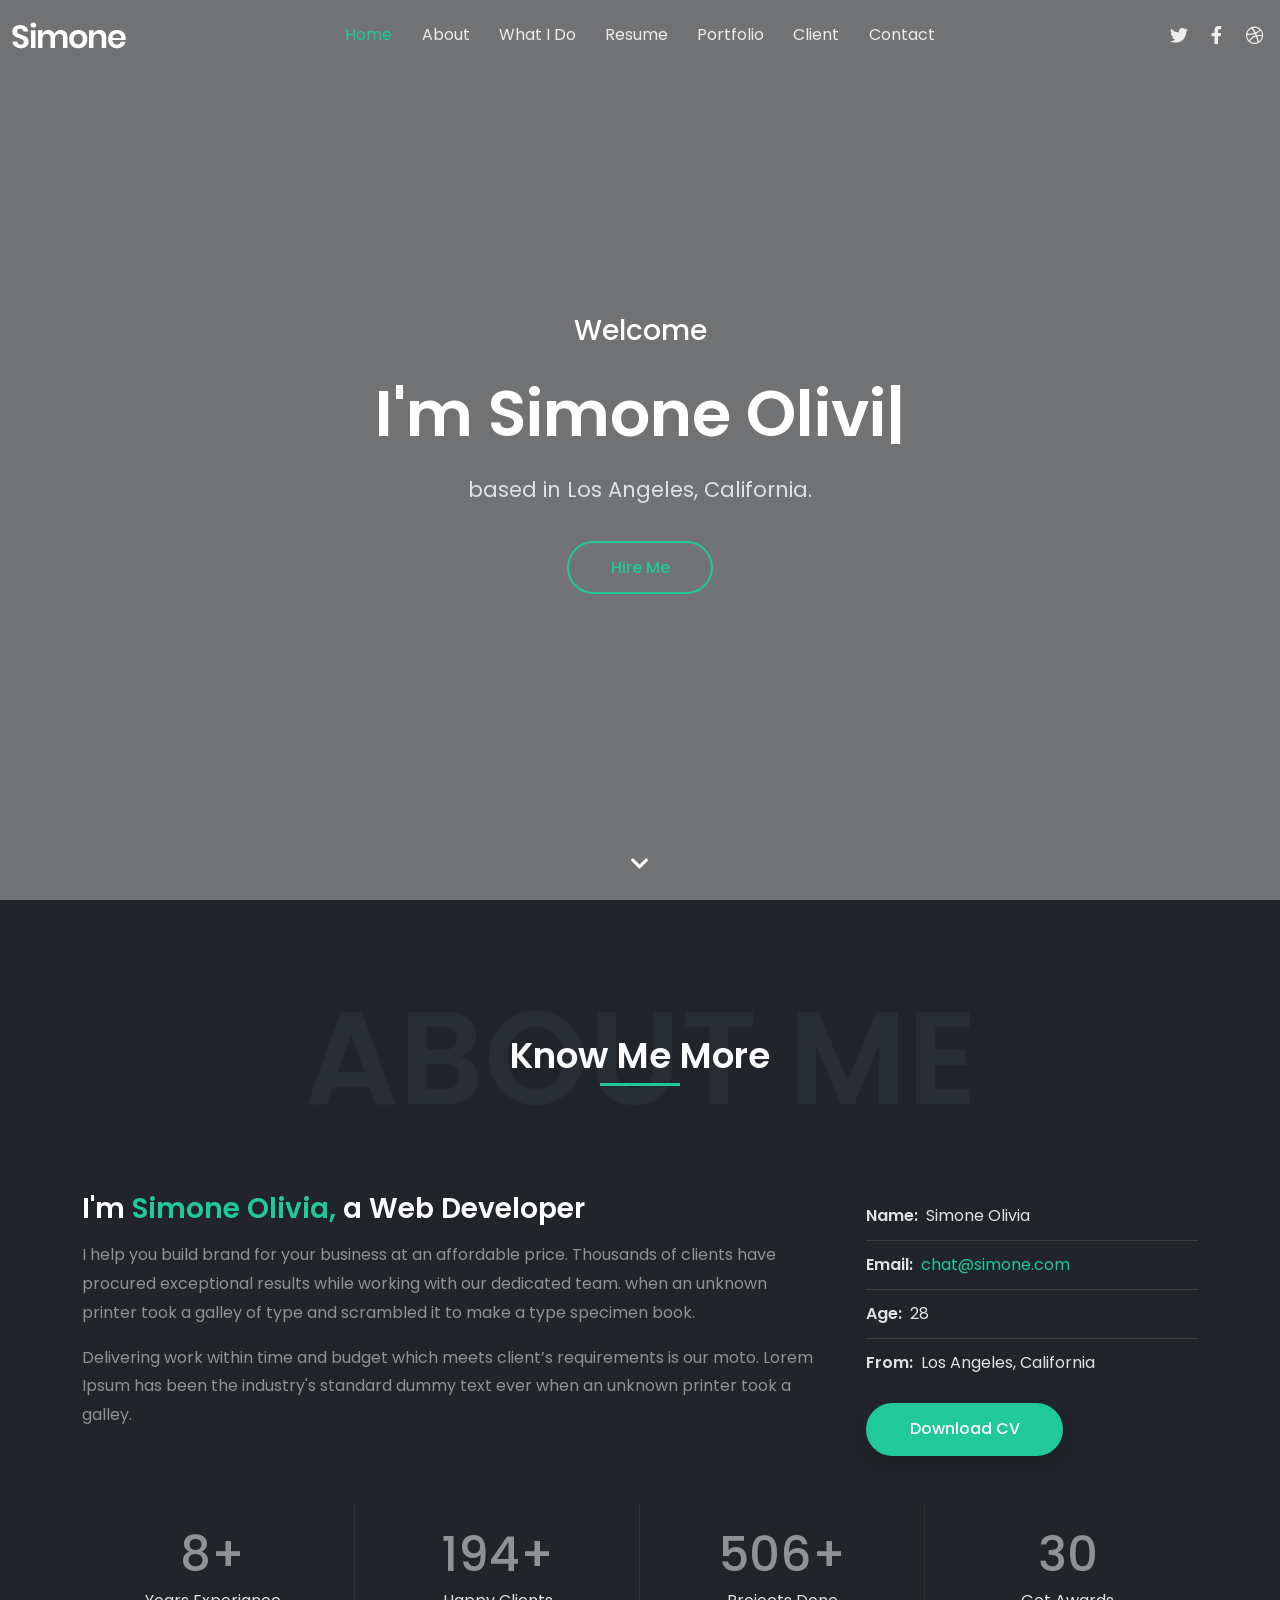
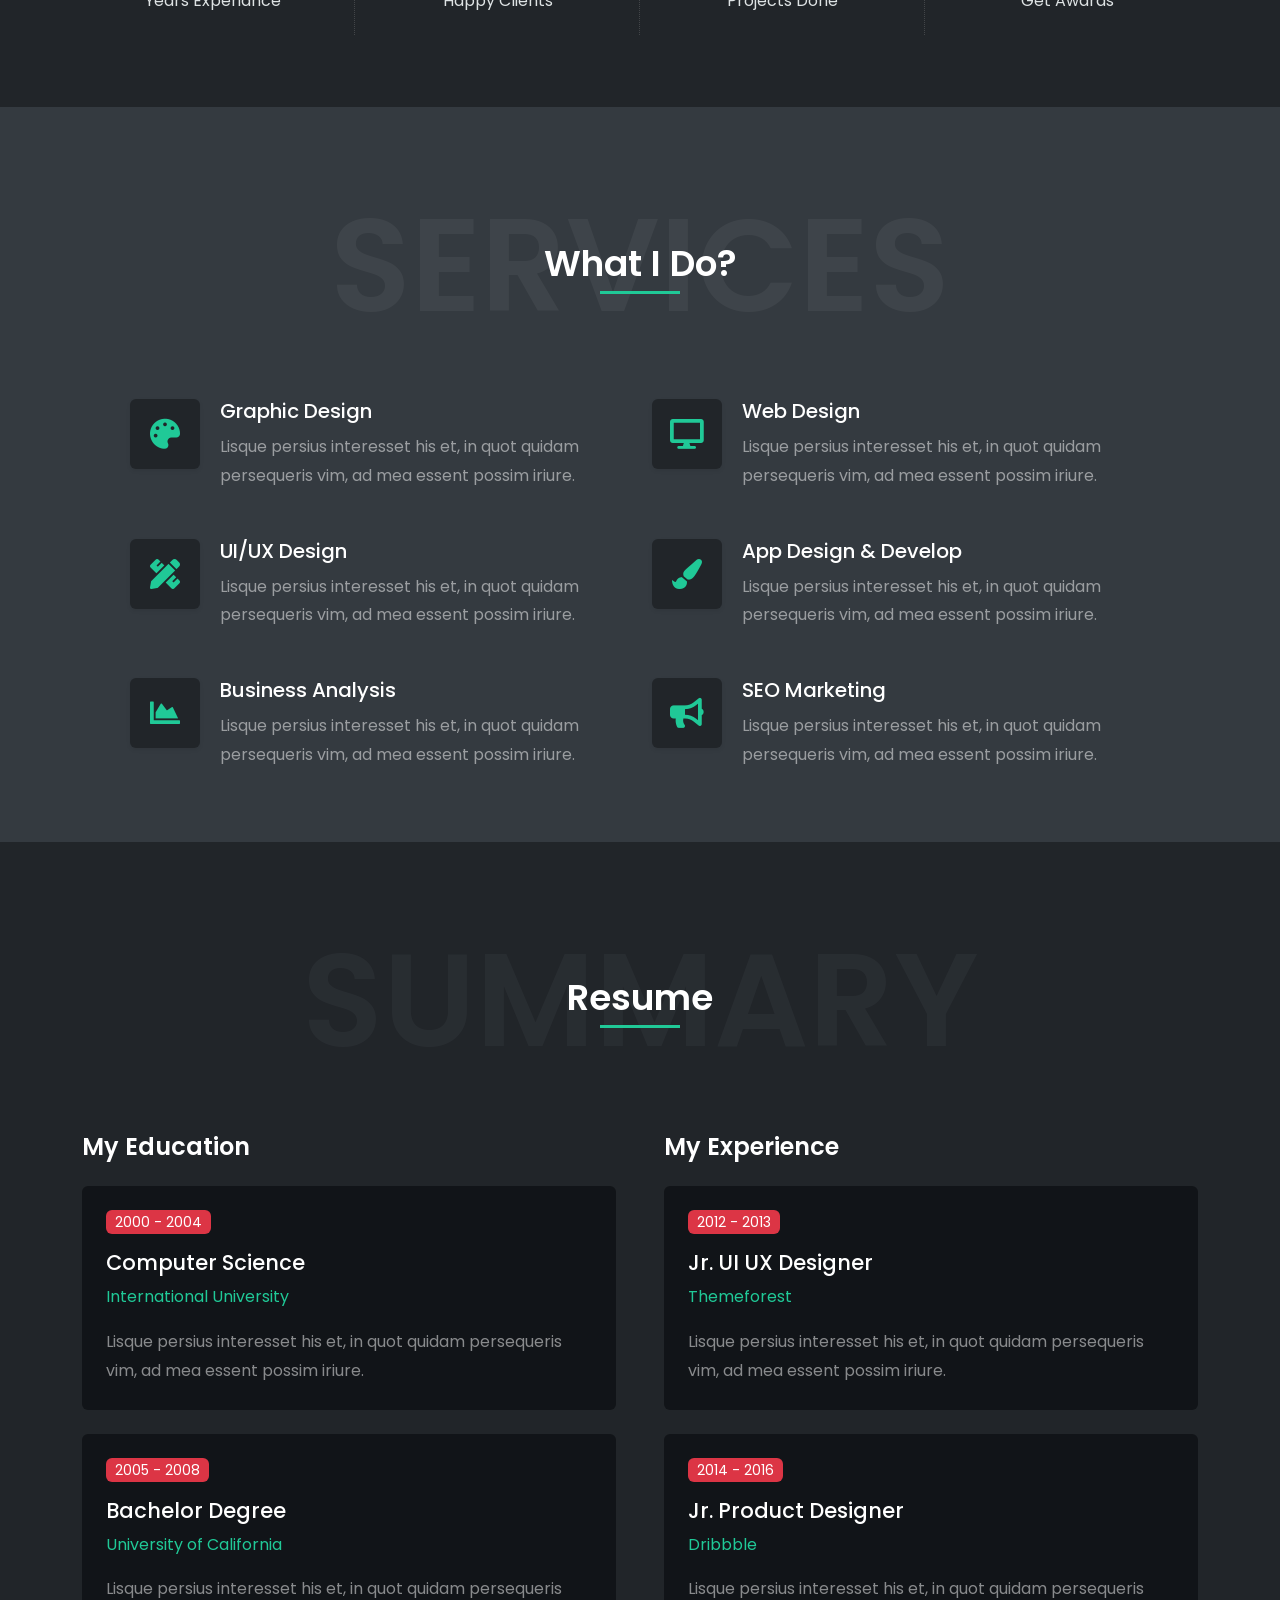
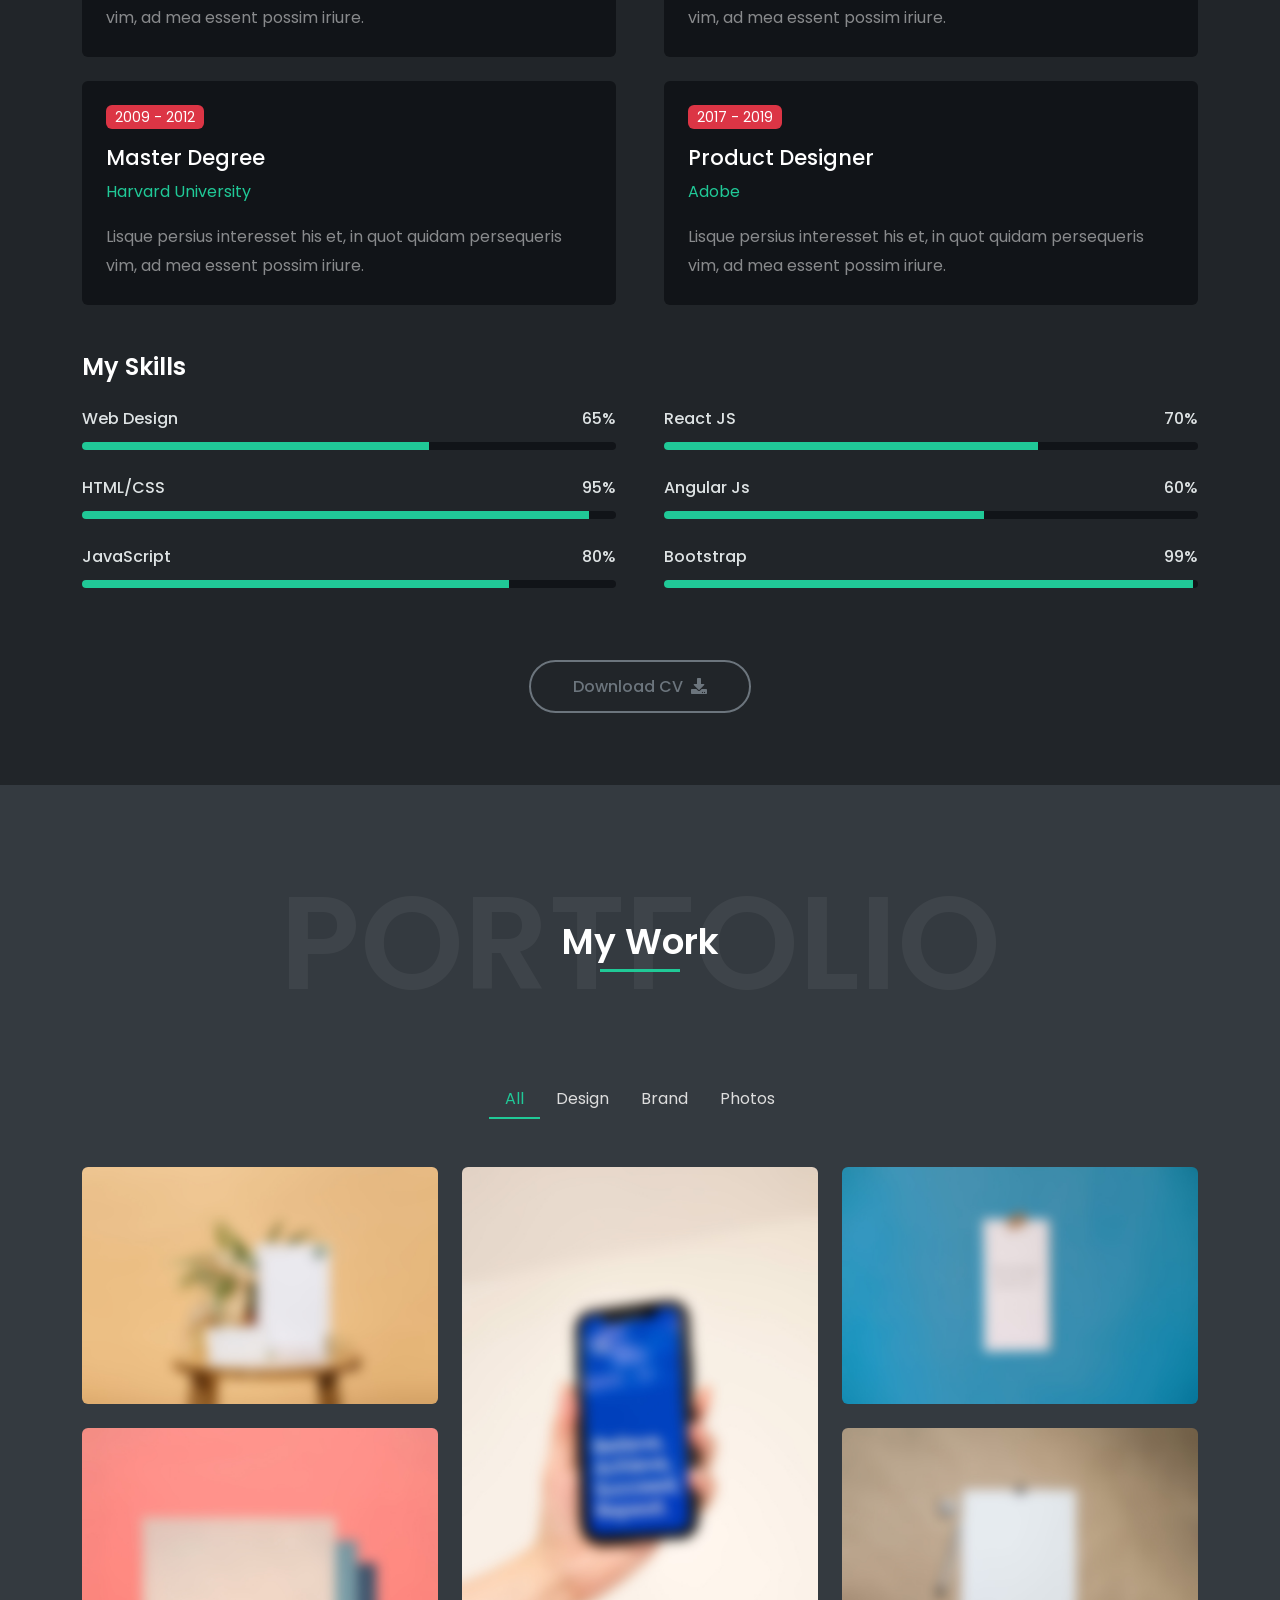
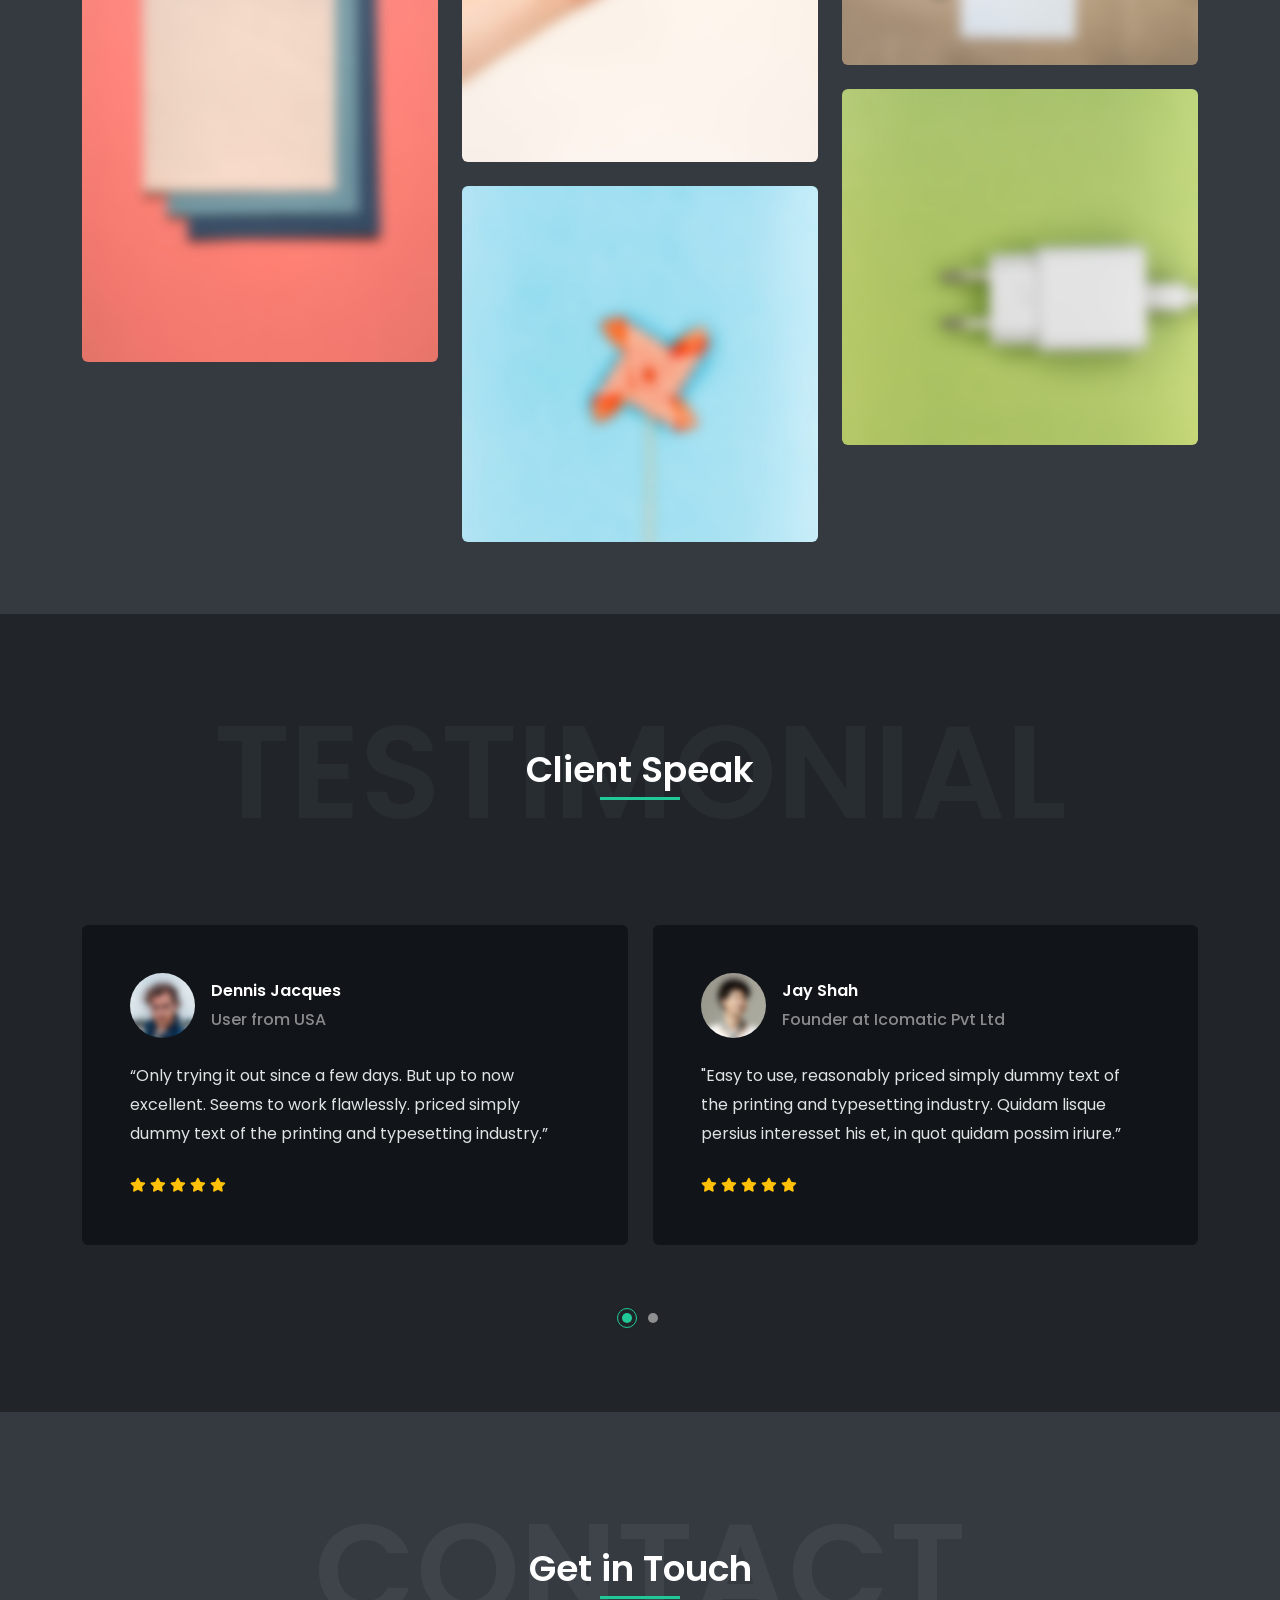
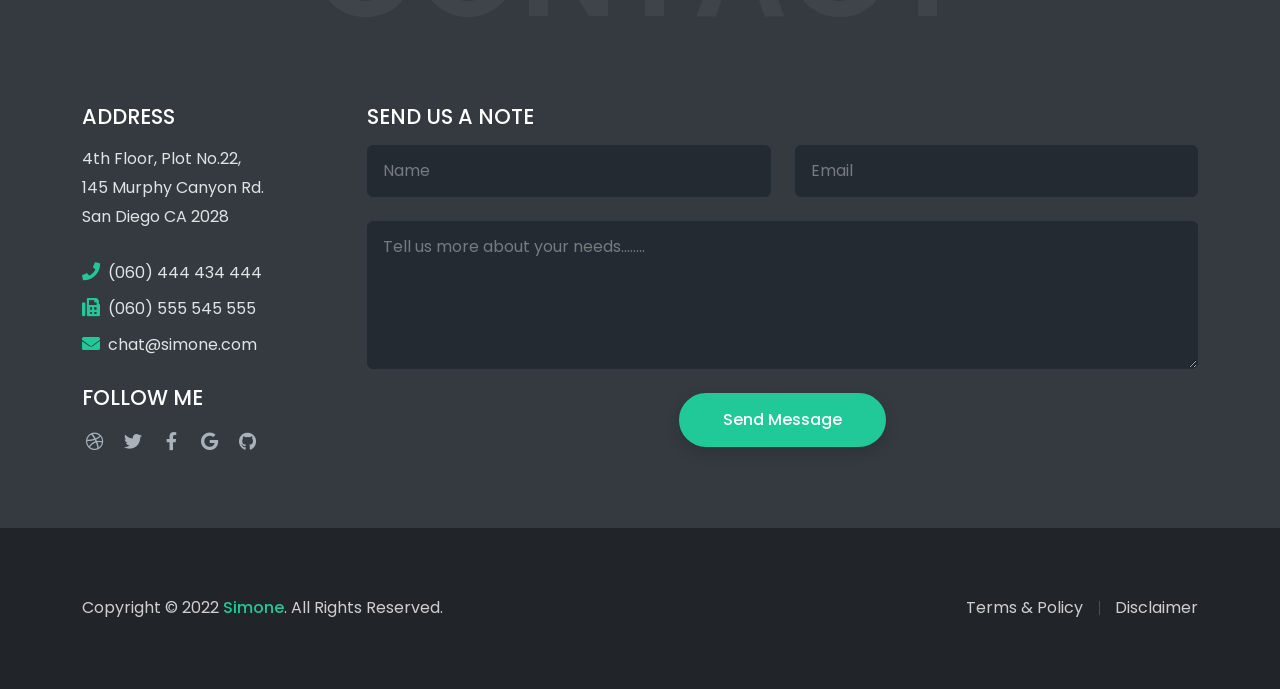
<file: demo2/HTML/index-video-youtube-dark-classic-header.html>
<!DOCTYPE html>
<html lang="en">
<head>
<meta charset="UTF-8" />
<meta http-equiv="X-UA-Compatible" content="IE=edge">
<meta name="viewport" content="width=device-width, initial-scale=1">
<link href="images/favicon.png" rel="icon" />
<title>Simone - Personal Portfolio Template</title>
<meta name="description" content="Simone is responsive bootstrap 5 one page personal portfolio html template.">
<meta name="author" content="harnishdesign.net">

<!-- Web Fonts -->
<link href="https://fonts.googleapis.com/css2?family=Poppins:ital,wght@0,100;0,200;0,300;0,400;0,500;0,600;0,700;0,800;0,900;1,100;1,200;1,300;1,400;1,500;1,600;1,700;1,800;1,900&display=swap" rel="stylesheet">

<!-- Stylesheet
============================== -->
<!-- Bootstrap -->
<link rel="stylesheet" type="text/css" href="vendor/bootstrap/css/bootstrap.min.css" />
<!-- Font Awesome Icon -->
<link rel="stylesheet" type="text/css" href="vendor/font-awesome/css/all.min.css" />
<!-- Owl Carousel -->
<link rel="stylesheet" type="text/css" href="vendor/owl.carousel/assets/owl.carousel.min.css" />
<!-- Magnific Popup -->
<link rel="stylesheet" type="text/css" href="vendor/magnific-popup/magnific-popup.min.css" />
<!-- Youtube Video Background -->
<link rel="stylesheet" type="text/css" href="vendor/jquery.mb.YTPlayer/css/jquery.mb.YTPlayer.min.css" />
<!-- Custom Stylesheet -->
<link rel="stylesheet" type="text/css" href="css/stylesheet.css" />
</head>

<body data-bs-spy="scroll" data-bs-target="#header-nav" data-bs-offset="0">

<!-- Preloader -->
<div class="preloader preloader-dark">
  <div class="lds-ellipsis">
    <div></div>
    <div></div>
    <div></div>
    <div></div>
  </div>
</div>
<!-- Preloader End --> 

<!-- Document Wrapper   
=============================== -->
<div id="main-wrapper"> 
  <!-- Header
  ============================ -->
  <header id="header" class="sticky-top-slide"> 
    <!-- Navbar -->
    <nav class="primary-menu navbar navbar-expand-lg navbar-dark bg-transparent border-bottom-0">
      <div class="container-fluid position-relative g-lg-4">
        <div class="col-auto col-lg-2"> 
          <!-- Logo --> 
          <a class="logo" href="index.html" title="Simone"> <img src="images/logo-light.png" alt="Simone"/> </a> 
          <!-- Logo End --> 
        </div>
        <div class="col col-lg-8 navbar-accordion">
          <button class="navbar-toggler ms-auto" type="button" data-bs-toggle="collapse" data-bs-target="#header-nav"><span></span><span></span><span></span></button>
          <div id="header-nav" class="collapse navbar-collapse justify-content-center">
            <ul class="navbar-nav">
              <li class="nav-item"><a class="nav-link smooth-scroll active" href="#home">Home</a></li>
            <li class="nav-item"><a class="nav-link smooth-scroll" 	href="#about">About</a></li>
            <li class="nav-item"><a class="nav-link smooth-scroll" href="#services">What I Do</a></li>
            <li class="nav-item"><a class="nav-link smooth-scroll" href="#resume">Resume</a></li>
            <li class="nav-item"><a class="nav-link smooth-scroll" href="#portfolio">Portfolio</a></li>
            <li class="nav-item"><a class="nav-link smooth-scroll" href="#testimonial">Client</a></li>
            <li class="nav-item"><a class="nav-link smooth-scroll" href="#contact">Contact</a></li>
            </ul>
          </div>
        </div>
        <div class="col-auto col-lg-2 d-flex justify-content-end">
          <ul class="social-icons social-icons-light">
          <li class="social-icons-twitter"><a data-bs-toggle="tooltip" href="http://www.twitter.com/" target="_blank" title="" data-bs-original-title="Twitter"><i class="fab fa-twitter"></i></a></li>
		  <li class="social-icons-facebook"><a data-bs-toggle="tooltip" href="http://www.facebook.com/" target="_blank" title="" data-bs-original-title="Facebook"><i class="fab fa-facebook-f"></i></a></li>
          <li class="social-icons-dribbble"><a data-bs-toggle="tooltip" href="http://www.dribbble.com/" target="_blank" title="" data-bs-original-title="Dribbble"><i class="fab fa-dribbble"></i></a></li>
          </ul>
        </div>
      </div>
    </nav>
    <!-- Navbar End --> 
  </header>
  <!-- Header End --> 
		
  <!-- Content
  ============================================= -->
  <div id="content" role="main"> 
    
    <!-- Intro
    ============================================= -->
    <section id="home">
      <div class="hero-wrap">
        <div class="hero-mask opacity-6 bg-dark"></div>
        <div class="player" data-property="{videoURL:'https://youtu.be/PMNnEEEacCg',containment:'#home', showControls:false, autoPlay:true, loop:true, mute:true, startAt:0, opacity:1}"></div>
        <div class="hero-content section d-flex min-vh-100">
          <div class="container my-auto">
            <div class="row">
              <div class="col-12 text-center">
                <div class="typed-strings">
                  <p>I'm Simone Olivia</p>
                  <p>I'm a Freelancer.</p>
                  <p>I'm a Photographer.</p>
                  <p>I'm a Designer.</p>
                </div>
                <p class="text-7 fw-500 text-white mb-2 mb-md-3">Welcome</p>
                <h2 class="text-16 fw-600 text-white mb-2 mb-md-3"><span class="typed"></span></h2>
                <p class="text-5 text-light mb-4">based in Los Angeles, California.</p>
				<a href="#contact" class="btn btn-outline-primary rounded-pill shadow-none smooth-scroll mt-2">Hire Me</a>
              </div>
            </div>
          </div>
          <a href="#about" class="scroll-down-arrow text-white smooth-scroll"><span class="animated"><i class="fa fa-chevron-down"></i></span></a> </div>
      </div>
    </section>
    <!-- Intro end --> 
    
    <!-- About
    ============================================= -->
    <section id="about" class="section bg-dark-1">
      <div class="container"> 
        <!-- Heading -->
        <div class="position-relative d-flex text-center mb-5">
          <h2 class="text-24 text-muted opacity-1 text-uppercase fw-600 w-100 mb-0">About Me</h2>
          <p class="text-9 text-white fw-600 position-absolute w-100 align-self-center lh-base mb-0">Know Me More<span class="heading-separator-line border-bottom border-3 border-primary d-block mx-auto"></span> </p>
        </div>
        <!-- Heading end-->
        
        <div class="row gy-5">
          <div class="col-lg-7 col-xl-8 text-center text-lg-start">
            <h2 class="text-7 text-white fw-600 mb-3">I'm <span class="text-primary">Simone Olivia,</span> a Web Developer</h2>
            <p class="text-white-50">I help you build brand for your business at an affordable price. Thousands of clients have procured exceptional results while working with our dedicated team. when an unknown printer took a galley of type and scrambled it to make a type specimen book.</p>
            <p class="text-white-50">Delivering work within time and budget which meets client’s requirements is our moto. Lorem Ipsum has been the industry's standard dummy text ever when an unknown printer took a galley.</p>
          </div>
          <div class="col-lg-5 col-xl-4">
            <div class="ps-lg-4">
              <ul class="list-style-2 list-style-light text-light">
                <li><span class="fw-600 me-2">Name:</span>Simone Olivia</li>
                <li><span class="fw-600 me-2">Email:</span><a href="mailto:chat@simone.com">chat@simone.com</a></li>
                <li><span class="fw-600 me-2">Age:</span>28</li>
                <li class="border-0"><span class="fw-600 me-2">From:</span>Los Angeles, California</li>
              </ul>
              <a href="#" class="btn btn-primary rounded-pill">Download CV</a> </div>
          </div>
        </div>
        <div class="brands-grid separator-border separator-border-light mt-5">
          <div class="row">
            <div class="col-6 col-md-3">
              <div class="featured-box text-center">
                <h4 class="text-12 text-white-50 mb-0"><span class="counter" data-from="0" data-to="10">10</span>+</h4>
                <p class="text-light mb-0">Years Experiance</p>
              </div>
            </div>
            <div class="col-6 col-md-3">
              <div class="featured-box text-center">
                <h4 class="text-12 text-white-50 mb-0"><span class="counter" data-from="0" data-to="250">250</span>+</h4>
                <p class="text-light mb-0">Happy Clients</p>
              </div>
            </div>
            <div class="col-6 col-md-3">
              <div class="featured-box text-center">
                <h4 class="text-12 text-white-50 mb-0"><span class="counter" data-from="0" data-to="650">650</span>+</h4>
                <p class="text-light mb-0">Projects Done</p>
              </div>
            </div>
            <div class="col-6 col-md-3">
              <div class="featured-box text-center">
                <h4 class="text-12 text-white-50 mb-0"><span class="counter" data-from="0" data-to="38">20</span></h4>
                <p class="text-light mb-0">Get Awards</p>
              </div>
            </div>
          </div>
        </div>
      </div>
    </section>
    <!-- About end --> 
    
    <!-- Services
    ============================================= -->
    <section id="services" class="section bg-dark-2">
      <div class="container"> 
        <!-- Heading -->
        <div class="position-relative d-flex text-center mb-5">
          <h2 class="text-24 text-white-50 opacity-1 text-uppercase fw-600 w-100 mb-0">Services</h2>
          <p class="text-9 text-white fw-600 position-absolute w-100 align-self-center lh-base mb-0">What I Do?<span class="heading-separator-line border-bottom border-3 border-primary d-block mx-auto"></span> </p>
        </div>
        <!-- Heading end-->
        
        <div class="row">
          <div class="col-lg-11 mx-auto">
            <div class="row">
              <div class="col-md-6">
                <div class="featured-box style-3 mb-5">
                  <div class="featured-box-icon text-primary bg-dark-1 shadow-sm rounded"> <i class="fas fa-palette"></i> </div>
                  <h3 class="text-white">Graphic Design</h3>
                  <p class="text-white-50 mb-0">Lisque persius interesset his et, in quot quidam persequeris vim, ad mea essent possim iriure.</p>
                </div>
              </div>
              <div class="col-md-6">
                <div class="featured-box style-3 mb-5">
                  <div class="featured-box-icon text-primary bg-dark-1 shadow-sm rounded"> <i class="fas fa-desktop"></i></div>
                  <h3 class="text-white">Web Design</h3>
                  <p class="text-white-50 mb-0">Lisque persius interesset his et, in quot quidam persequeris vim, ad mea essent possim iriure.</p>
                </div>
              </div>
              <div class="col-md-6">
                <div class="featured-box style-3 mb-5">
                  <div class="featured-box-icon text-primary bg-dark-1 shadow-sm rounded"> <i class="fas fa-pencil-ruler"></i> </div>
                  <h3 class="text-white">UI/UX Design</h3>
                  <p class="text-white-50 mb-0">Lisque persius interesset his et, in quot quidam persequeris vim, ad mea essent possim iriure.</p>
                </div>
              </div>
              <div class="col-md-6">
                <div class="featured-box style-3 mb-5">
                  <div class="featured-box-icon text-primary bg-dark-1 shadow-sm rounded"> <i class="fas fa-paint-brush"></i> </div>
                  <h3 class="text-white">App Design &amp; Develop</h3>
                  <p class="text-white-50 mb-0">Lisque persius interesset his et, in quot quidam persequeris vim, ad mea essent possim iriure.</p>
                </div>
              </div>
              <div class="col-md-6">
                <div class="featured-box style-3 mb-5 mb-md-0">
                  <div class="featured-box-icon text-primary bg-dark-1 shadow-sm rounded"> <i class="fas fa-chart-area"></i> </div>
                  <h3 class="text-white">Business Analysis</h3>
                  <p class="text-white-50 mb-0">Lisque persius interesset his et, in quot quidam persequeris vim, ad mea essent possim iriure.</p>
                </div>
              </div>
              <div class="col-md-6">
                <div class="featured-box style-3 mb-0">
                  <div class="featured-box-icon text-primary bg-dark-1 shadow-sm rounded"> <i class="fas fa-bullhorn"></i> </div>
                  <h3 class="text-white">SEO Marketing</h3>
                  <p class="text-white-50 mb-0">Lisque persius interesset his et, in quot quidam persequeris vim, ad mea essent possim iriure.</p>
                </div>
              </div>
            </div>
          </div>
        </div>
      </div>
    </section>
    <!-- Services end --> 
    
    <!-- Resume
    ============================================= -->
    <section id="resume" class="section bg-dark-1">
      <div class="container"> 
        <!-- Heading -->
        <div class="position-relative d-flex text-center mb-5">
          <h2 class="text-24 text-muted opacity-1 text-uppercase fw-600 w-100 mb-0">Summary</h2>
          <p class="text-9 text-white fw-600 position-absolute w-100 align-self-center lh-base mb-0">Resume<span class="heading-separator-line border-bottom border-3 border-primary d-block mx-auto"></span> </p>
        </div>
        <!-- Heading end-->
        
        <div class="row gx-5"> 
          <!-- My Education -->
          <div class="col-md-6">
            <h2 class="text-6 text-white fw-600 mb-4">My Education</h2>
            <div class="bg-dark rounded p-4 mb-4">
              <p class="badge bg-danger text-2 fw-400">2000 - 2004</p>
              <h3 class="text-5 text-white">Computer Science</h3>
              <p class="text-primary">International University</p>
              <p class="text-white-50 mb-0">Lisque persius interesset his et, in quot quidam persequeris vim, ad mea essent possim iriure.</p>
            </div>
            <div class="bg-dark rounded p-4 mb-4">
              <p class="badge bg-danger text-2 fw-400">2005 - 2008</p>
              <h3 class="text-5 text-white">Bachelor Degree</h3>
              <p class="text-primary">University of California</p>
              <p class="text-white-50 mb-0">Lisque persius interesset his et, in quot quidam persequeris vim, ad mea essent possim iriure.</p>
            </div>
            <div class="bg-dark rounded p-4 mb-4">
              <p class="badge bg-danger text-2 fw-400">2009 - 2012</p>
              <h3 class="text-5 text-white">Master Degree</h3>
              <p class="text-primary">Harvard University</p>
              <p class="text-white-50 mb-0">Lisque persius interesset his et, in quot quidam persequeris vim, ad mea essent possim iriure.</p>
            </div>
          </div>
          
          <!-- My Experience -->
          <div class="col-md-6">
            <h2 class="text-6 text-white fw-600 mb-4">My Experience</h2>
            <div class="bg-dark rounded p-4 mb-4">
              <p class="badge bg-danger text-2 fw-400">2012 - 2013</p>
              <h3 class="text-5 text-white">Jr. UI UX Designer</h3>
              <p class="text-primary">Themeforest</p>
              <p class="text-white-50 mb-0">Lisque persius interesset his et, in quot quidam persequeris vim, ad mea essent possim iriure.</p>
            </div>
            <div class="bg-dark rounded p-4 mb-4">
              <p class="badge bg-danger text-2 fw-400">2014 - 2016</p>
              <h3 class="text-5 text-white">Jr. Product Designer</h3>
              <p class="text-primary">Dribbble</p>
              <p class="text-white-50 mb-0">Lisque persius interesset his et, in quot quidam persequeris vim, ad mea essent possim iriure.</p>
            </div>
            <div class="bg-dark rounded p-4 mb-4">
              <p class="badge bg-danger text-2 fw-400">2017 - 2019</p>
              <h3 class="text-5 text-white">Product Designer</h3>
              <p class="text-primary">Adobe</p>
              <p class="text-white-50 mb-0">Lisque persius interesset his et, in quot quidam persequeris vim, ad mea essent possim iriure.</p>
            </div>
          </div>
        </div>
        <!-- My Skills -->
		<h2 class="text-6 text-white fw-600 mt-4 mb-4">My Skills</h2>
        <div class="row gx-5">
          <div class="col-md-6">
            <p class="text-light fw-500 text-start mb-2">Web Design <span class="float-end">65%</span></p>
            <div class="progress progress-sm bg-dark mb-4">
              <div class="progress-bar" role="progressbar" style="width: 65%" aria-valuenow="65" aria-valuemin="0" aria-valuemax="100"></div>
            </div>
            <p class="text-light fw-500 text-start mb-2">HTML/CSS <span class="float-end">95%</span></p>
            <div class="progress progress-sm bg-dark mb-4">
              <div class="progress-bar" role="progressbar" style="width: 95%" aria-valuenow="95" aria-valuemin="0" aria-valuemax="100"></div>
            </div>
            <p class="text-light fw-500 text-start mb-2">JavaScript <span class="float-end">80%</span></p>
            <div class="progress progress-sm bg-dark mb-4">
              <div class="progress-bar" role="progressbar" style="width: 80%" aria-valuenow="80" aria-valuemin="0" aria-valuemax="100"></div>
            </div>
          </div>
          <div class="col-md-6">
            <p class="text-light fw-500 text-start mb-2">React JS <span class="float-end">70%</span></p>
            <div class="progress progress-sm bg-dark mb-4">
              <div class="progress-bar" role="progressbar" style="width: 70%" aria-valuenow="70" aria-valuemin="0" aria-valuemax="100"></div>
            </div>
            <p class="text-light fw-500 text-start mb-2">Angular Js <span class="float-end">60%</span></p>
            <div class="progress progress-sm bg-dark mb-4">
              <div class="progress-bar" role="progressbar" style="width: 60%" aria-valuenow="60" aria-valuemin="0" aria-valuemax="100"></div>
            </div>
            <p class="text-light fw-500 text-start mb-2">Bootstrap <span class="float-end">99%</span></p>
            <div class="progress progress-sm bg-dark mb-4">
              <div class="progress-bar" role="progressbar" style="width: 99%" aria-valuenow="99" aria-valuemin="0" aria-valuemax="100"></div>
            </div>
          </div>
        </div>
        <div class="text-center mt-5"><a href="#" class="btn btn-outline-secondary rounded-pill shadow-none">Download CV <span class="ms-1"><i class="fas fa-download"></i></span></a></div>
      </div>
    </section>
    <!-- Resume end --> 
    
    <!-- Portfolio
    ============================================= -->
    <section id="portfolio" class="section bg-dark-2">
      <div class="container"> 
        <!-- Heading -->
        <div class="position-relative d-flex text-center mb-5">
          <h2 class="text-24 text-white-50 opacity-1 text-uppercase fw-600 w-100 mb-0">Portfolio</h2>
          <p class="text-9 text-white fw-600 position-absolute w-100 align-self-center lh-base mb-0">My Work<span class="heading-separator-line border-bottom border-3 border-primary d-block mx-auto"></span> </p>
        </div>
        <!-- Heading end--> 
        
        <!-- Filter Menu -->
        <ul class="portfolio-menu nav nav-tabs nav-light justify-content-center border-bottom-0 mb-5">
          <li class="nav-item"> <a data-filter="*" class="nav-link active" href="">All</a></li>
          <li class="nav-item"> <a data-filter=".design" href="" class="nav-link">Design</a></li>
          <li class="nav-item"> <a data-filter=".brand" href="" class="nav-link">Brand</a></li>
          <li class="nav-item"> <a data-filter=".photos" href="" class="nav-link">Photos</a></li>
        </ul>
        <!-- Filter Menu end -->
        <div class="portfolio popup-ajax-gallery">
          <div class="row portfolio-filter g-4">
            <div class="col-sm-6 col-lg-4 brand">
              <div class="portfolio-box rounded">
                <div class="portfolio-img rounded"> <img class="img-fluid d-block" src="images/projects/project-1.jpg" alt="">
                  <div class="portfolio-overlay"> <a class="popup-ajax stretched-link" href="ajax/portfolio-ajax-project-dark-1.html"></a>
                    <div class="portfolio-overlay-details">
                      <h5 class="text-white fw-400">Project Title</h5>
                      <span class="text-light">Category</span> </div>
                  </div>
                </div>
              </div>
            </div>
            <div class="col-sm-6 col-lg-4 design">
              <div class="portfolio-box rounded">
                <div class="portfolio-img rounded"> <img class="img-fluid d-block" src="images/projects/project-2.jpg" alt="">
                  <div class="portfolio-overlay"> <a class="popup-ajax stretched-link" href="ajax/portfolio-ajax-project-dark-2.html"></a>
                    <div class="portfolio-overlay-details">
                      <h5 class="text-white fw-400">Project Title</h5>
                      <span class="text-light">Category</span> </div>
                  </div>
                </div>
              </div>
            </div>
            <div class="col-sm-6 col-lg-4 artwork photos">
              <div class="portfolio-box rounded">
                <div class="portfolio-img rounded"> <img class="img-fluid d-block" src="images/projects/project-3.jpg" alt="">
                  <div class="portfolio-overlay"> <a class="popup-ajax stretched-link" href="ajax/portfolio-ajax-project-dark-3.html"></a>
                    <div class="portfolio-overlay-details">
                      <h5 class="text-white fw-400">Project Title</h5>
                      <span class="text-light">Category</span> </div>
                  </div>
                </div>
              </div>
            </div>
            <div class="col-sm-6 col-lg-4 artwork brand photos">
              <div class="portfolio-box rounded">
                <div class="portfolio-img rounded"> <img class="img-fluid d-block" src="images/projects/project-4.jpg" alt="">
                  <div class="portfolio-overlay"> <a class="popup-ajax stretched-link" href="ajax/portfolio-ajax-project-dark-4.html"></a>
                    <div class="portfolio-overlay-details">
                      <h5 class="text-white fw-400">Project Title</h5>
                      <span class="text-light">Category</span> </div>
                  </div>
                </div>
              </div>
            </div>
            <div class="col-sm-6 col-lg-4 design">
              <div class="portfolio-box rounded">
                <div class="portfolio-img rounded"> <img class="img-fluid d-block" src="images/projects/project-5.jpg" alt="">
                  <div class="portfolio-overlay"> <a class="popup-ajax stretched-link" href="ajax/portfolio-ajax-project-dark-5.html"></a>
                    <div class="portfolio-overlay-details">
                      <h5 class="text-white fw-400">Project Title</h5>
                      <span class="text-light">Category</span> </div>
                  </div>
                </div>
              </div>
            </div>
            <div class="col-sm-6 col-lg-4 brand">
              <div class="portfolio-box rounded">
                <div class="portfolio-img rounded"> <img class="img-fluid d-block" src="images/projects/project-6.jpg" alt="">
                  <div class="portfolio-overlay"> <a class="popup-ajax stretched-link" href="ajax/portfolio-ajax-project-dark-6.html"></a>
                    <div class="portfolio-overlay-details">
                      <h5 class="text-white fw-400">Project Title</h5>
                      <span class="text-light">Category</span> </div>
                  </div>
                </div>
              </div>
            </div>
            <div class="col-sm-6 col-lg-4 design photos">
              <div class="portfolio-box rounded">
                <div class="portfolio-img rounded"> <img class="img-fluid d-block" src="images/projects/project-7.jpg" alt="">
                  <div class="portfolio-overlay"> <a class="popup-ajax stretched-link" href="ajax/portfolio-ajax-project-dark-7.html"></a>
                    <div class="portfolio-overlay-details">
                      <h5 class="text-white fw-400">Project Title</h5>
                      <span class="text-light">Category</span> </div>
                  </div>
                </div>
              </div>
            </div>
          </div>
        </div>
      </div>
    </section>
    <!-- Portfolio end --> 
    
    <!-- Testimonial
    ============================================= -->
    <section id="testimonial" class="section bg-dark-1">
      <div class="container"> 
        <!-- Heading -->
        <div class="position-relative d-flex text-center mb-5">
          <h2 class="text-24 text-muted opacity-1 text-uppercase fw-600 w-100 mb-0">Testimonial</h2>
          <p class="text-9 text-white fw-600 position-absolute w-100 align-self-center lh-base mb-0">Client Speak<span class="heading-separator-line border-bottom border-3 border-primary d-block mx-auto"></span> </p>
        </div>
        <!-- Heading end-->
        
        <div class="owl-carousel owl-light owl-theme" data-loop="true" data-nav="false" data-autoplay="false" data-margin="25" data-stagepadding="0" data-slideby="1" data-items-xs="1" data-items-sm="1" data-items-md="1" data-items-lg="2">
          <div class="item">
            <div class="bg-dark rounded p-5">
              <div class="d-flex align-items-center mt-auto mb-4"> <img class="img-fluid rounded-circle d-inline-block w-auto" src="images/testimonial/client-sm-3.jpg" alt="">
                <p class="ms-3 mb-0"><strong class="d-block text-white fw-600">Dennis Jacques</strong> <span class="text-white-50 fw-500">User from USA</span></p>
              </div>
              <p class="text-light mb-4">“Only trying it out since a few days. But up to now excellent. Seems to work flawlessly. priced simply dummy text of the printing and typesetting industry.”</p>
              <span class="text-2"> <i class="fas fa-star text-warning"></i> <i class="fas fa-star text-warning"></i> <i class="fas fa-star text-warning"></i> <i class="fas fa-star text-warning"></i> <i class="fas fa-star text-warning"></i> </span> </div>
          </div>
          <div class="item">
            <div class="bg-dark rounded p-5">
              <div class="d-flex align-items-center mt-auto mb-4"> <img class="img-fluid rounded-circle d-inline-block w-auto" src="images/testimonial/client-sm-1.jpg" alt="">
                <p class="ms-3 mb-0"><strong class="d-block text-white fw-600">Jay Shah</strong> <span class="text-white-50 fw-500">Founder at Icomatic Pvt Ltd</span></p>
              </div>
              <p class="text-light mb-4">"Easy to use, reasonably priced simply dummy text of the printing and typesetting industry. Quidam lisque persius interesset his et, in quot quidam possim iriure.”</p>
              <span class="text-2"> <i class="fas fa-star text-warning"></i> <i class="fas fa-star text-warning"></i> <i class="fas fa-star text-warning"></i> <i class="fas fa-star text-warning"></i> <i class="fas fa-star text-warning"></i> </span> </div>
          </div>
          <div class="item">
            <div class="bg-dark rounded p-5">
              <div class="d-flex align-items-center mt-auto mb-4"> <img class="img-fluid rounded-circle d-inline-block w-auto" src="images/testimonial/client-sm-2.jpg" alt="">
                <p class="ms-3 mb-0"><strong class="d-block text-white fw-600">Patrick Cary</strong> <span class="text-white-50 fw-500">Freelancer from USA</span></p>
              </div>
              <p class="text-light mb-4">“I am happy Working with printing and typesetting industry. Quidam lisque persius interesset his et, in quot quidam persequeris essent possim iriure.”</p>
              <span class="text-2"> <i class="fas fa-star text-warning"></i> <i class="fas fa-star text-warning"></i> <i class="fas fa-star text-warning"></i> <i class="fas fa-star text-warning"></i> <i class="fas fa-star text-warning"></i> </span> </div>
          </div>
          <div class="item">
            <div class="bg-dark rounded p-5">
              <div class="d-flex align-items-center mt-auto mb-4"> <img class="img-fluid rounded-circle d-inline-block w-auto" src="images/testimonial/client-sm-4.jpg" alt="">
                <p class="ms-3 mb-0"><strong class="d-block text-white fw-600">Chris Tom</strong> <span class="text-white-50 fw-500">User from UK</span></p>
              </div>
              <p class="text-light mb-4">“I have used them twice now. Good rates, very efficient service and priced simply dummy text of the printing and typesetting industry quidam interesset his et. Excellent.”</p>
              <span class="text-2"> <i class="fas fa-star text-warning"></i> <i class="fas fa-star text-warning"></i> <i class="fas fa-star text-warning"></i> <i class="fas fa-star text-warning"></i> <i class="fas fa-star text-warning"></i> </span> </div>
          </div>
        </div>
      </div>
    </section>
    <!-- Testimonial end --> 
    
    <!-- Contact Me
    ============================================= -->
    <section id="contact" class="section bg-dark-2">
      <div class="container">
        <!-- Heading -->
        <div class="position-relative d-flex text-center mb-5">
          <h2 class="text-24 text-white-50 opacity-1 text-uppercase fw-600 w-100 mb-0">Contact</h2>
          <p class="text-9 text-white fw-600 position-absolute w-100 align-self-center lh-base mb-0">Get in Touch<span class="heading-separator-line border-bottom border-3 border-primary d-block mx-auto"></span> </p>
        </div>
        <!-- Heading end-->
        <div class="row gy-5">
          <div class="col-md-4 col-xl-3 order-1 order-md-0 text-center text-md-start">
            <h2 class="mb-3 text-5 text-white text-uppercase">Address</h2>
            <p class="text-3 text-light mb-4">4th Floor, Plot No.22,<br>
              145 Murphy Canyon Rd.<br>
              San Diego CA 2028 </p>
            <p class="text-3 text-light mb-1"><span class="text-primary text-4 me-2"><i class="fas fa-phone"></i></span>(060) 444 434 444</p>
            <p class="text-3 text-light mb-1"><span class="text-primary text-4 me-2"><i class="fas fa-fax"></i></span>(060) 555 545 555</p>
            <p class="text-3 text-light mb-4"><span class="text-primary text-4 me-2"><i class="fas fa-envelope"></i></span>chat@simone.com</p>
            <h2 class="mb-3 text-5 text-white text-uppercase">Follow Me</h2>
            <ul class="social-icons social-icons-muted justify-content-center justify-content-md-start">
              <li class="social-icons-dribbble"><a data-bs-toggle="tooltip" href="http://www.dribbble.com/harnishdesign/" target="_blank" title="Dribbble"><i class="fab fa-dribbble"></i></a></li>
              <li class="social-icons-twitter"><a data-bs-toggle="tooltip" href="https://twitter.com/harnishdesign/" target="_blank" title="Twitter"><i class="fab fa-twitter"></i></a></li>
              <li class="social-icons-facebook"><a data-bs-toggle="tooltip" href="http://www.facebook.com/harnishdesign/" target="_blank" title="Facebook"><i class="fab fa-facebook-f"></i></a></li>
              <li class="social-icons-google"><a data-bs-toggle="tooltip" href="http://www.google.com/" target="_blank" title="Google"><i class="fab fa-google"></i></a></li>
              <li class="social-icons-github"><a data-bs-toggle="tooltip" href="http://www.github.com/" target="_blank" title="GitHub"><i class="fab fa-github"></i></a></li>
            </ul>
          </div>
          <div class="col-md-8 col-xl-9 order-0 order-md-1">
            <h2 class="mb-3 text-5 text-white text-uppercase text-center text-md-start">Send us a note</h2>
			<form id="contact-form" class="form-dark" action="php/mail.php" method="post">
			  <div class="row g-4">
                <div class="col-xl-6">
                    <input name="name" type="text" class="form-control" required placeholder="Name">
                </div>
                <div class="col-xl-6">
                    <input name="email" type="email" class="form-control" required placeholder="Email">
                </div>
				<div class="col">
					<textarea name="form-message" class="form-control" rows="5" required placeholder="Tell us more about your needs........"></textarea>
				</div>
              </div>
              <p class="text-center mt-4 mb-0">
				<button id="submit-btn" class="btn btn-primary rounded-pill d-inline-flex" type="submit">Send Message</button>
              </p>
            </form>
          </div>
        </div>
      </div>
    </section>
    <!-- Contact Me end --> 
    
  </div>
  <!-- Content end --> 
  
  <!-- Footer
  ============================================= -->
  <footer id="footer" class="section footer-dark bg-dark-1">
    <div class="container">
      <div class="row">
        <div class="col-lg-6 text-center text-lg-start">
          <p class="mb-3 mb-lg-0">Copyright © 2022 <a href="#" class="fw-500">Simone</a>. All Rights Reserved.</p>
        </div>
        <div class="col-lg-6">
          <ul class="nav nav-separator nav-separator-light justify-content-center justify-content-lg-end">
            <li class="nav-item"> <a class="nav-link" data-bs-toggle="modal" data-bs-target="#terms-policy" href="#">Terms & Policy</a></li>
            <li class="nav-item"> <a class="nav-link" data-bs-toggle="modal" data-bs-target="#disclaimer" href="#">Disclaimer</a></li>
          </ul>
        </div>
      </div>
    </div>
  </footer>
  <!-- Footer end --> 
  
</div>
<!-- Document Wrapper end --> 

<!-- Back to Top
============================================= --> 
<a id="back-to-top" class="rounded-circle" data-bs-toggle="tooltip" title="Back to Top" href="javascript:void(0)"><i class="fa fa-chevron-up"></i></a> 

<!-- Terms & Policy Modal
================================== -->
<div id="terms-policy" class="modal fade" role="dialog" aria-hidden="true">
  <div class="modal-dialog modal-lg modal-dialog-centered" role="document">
    <div class="modal-content bg-dark-2 text-light">
      <div class="modal-header border-secondary">
        <h5 class="modal-title text-white">Terms & Policy</h5>
        <button type="button" class="btn-close btn-close-white" data-bs-dismiss="modal" aria-label="Close"></button>
      </div>
      <div class="modal-body p-4">
        <p>Simply dummy text of the printing and typesetting industry. Lorem Ipsum has been the industry's standard dummy text ever since the 1500s, when an unknown printer took a galley of type and scrambled it to make a type specimen book. It has survived not only five centuries, but also the leap into electronic typesetting, remaining essentially unchanged.</p>
        <h3 class="text-white mb-3 mt-4 mt-4">Terms of Use</h3>
        <p>It has survived not only five centuries, but also the leap into electronic typesetting, remaining essentially unchanged. Simply dummy text of the printing and typesetting industry.</p>
        <h5 class="text-white text-4 mt-4">Part I – Information Simone collects and controls</h5>
        <p>Lorem Ipsum has been the industry's standard dummy text ever since the 1500s, when an unknown printer took a galley of type and scrambled it to make a type specimen book.</p>
        <h5 class="text-white text-4 mt-4">Part II – Information that Simone processes on your behalf</h5>
        <p>Lorem Ipsum has been the industry's standard dummy text ever since the 1500s, when an unknown printer took a galley of type and scrambled it to make a type specimen book.</p>
        <h5 class="text-white text-4 mt-4">Part III – General</h5>
        <p>It has survived not only five centuries, but also the leap into electronic typesetting, remaining essentially unchanged. Lorem Ipsum has been the industry's standard dummy text ever since the 1500s, when an unknown printer took a galley of type and scrambled it to make a type specimen book.</p>
        <h3 class="text-white mb-3 mt-4">Privacy Policy</h3>
        <p>Lorem Ipsum is simply dummy text of the printing and typesetting industry. Lorem Ipsum has been the industry's standard dummy text ever since the 1500s, when an unknown printer took a galley of type and scrambled it to make a type specimen book. </p>
        <ol class="lh-lg">
          <li>Lisque persius interesset his et, in quot quidam persequeris vim, ad mea essent possim iriure.</li>
          <li>Quidam lisque persius interesset his et, Lisque persius interesset his et, in quot quidam persequeris vim, ad mea essent possim iriure.</li>
          <li>In quot quidam persequeris vim, ad mea essent possim iriure. Quidam lisque persius interesset his et.</li>
          <li>Quidam lisque persius interesset his et, Lisque persius interesset his et.</li>
          <li>Interesset his et, Lisque persius interesset his et, in quot quidam persequeris vim, ad mea essent possim iriure.</li>
          <li>Persius interesset his et, Lisque persius interesset his et, in quot quidam persequeris vim, ad mea essent possim iriure.</li>
          <li>Quot quidam persequeris vim Quidam lisque persius interesset his et, Lisque persius interesset his et, in quot quidam persequeris vim, ad mea essent possim iriure.</li>
        </ol>
      </div>
    </div>
  </div>
</div>
<!-- Terms & Policy Modal End --> 

<!-- Disclaimer Modal
================================== -->
<div id="disclaimer" class="modal fade" role="dialog" aria-hidden="true">
  <div class="modal-dialog modal-lg modal-dialog-centered" role="document">
    <div class="modal-content bg-dark-2 text-light">
      <div class="modal-header border-secondary">
        <h5 class="modal-title text-white">Copyright & Disclaimer</h5>
		<button type="button" class="btn-close btn-close-white" data-bs-dismiss="modal" aria-label="Close"></button>
      </div>
      <div class="modal-body p-4">
        <p>Simply dummy text of the printing and typesetting industry. Lorem Ipsum has been the industry's standard dummy text ever since the 1500s, when an unknown printer took a galley of type and scrambled it to make a type specimen book. </p>
        <ul class="lh-lg">
          <li>Lisque persius interesset his et, in quot quidam persequeris vim, ad mea essent possim iriure.</li>
          <li>Quidam lisque persius interesset his et, Lisque persius interesset his et, in quot quidam persequeris vim, ad mea essent possim iriure.</li>
          <li>In quot quidam persequeris vim, ad mea essent possim iriure. Quidam lisque persius interesset his et.</li>
          <li>Quidam lisque persius interesset his et, Lisque persius interesset his et.</li>
          <li>Interesset his et, Lisque persius interesset his et, in quot quidam persequeris vim, ad mea essent possim iriure.</li>
          <li>Persius interesset his et, Lisque persius interesset his et, in quot quidam persequeris vim, ad mea essent possim iriure.</li>
          <li>Quot quidam persequeris vim Quidam lisque persius interesset his et, Lisque persius interesset his et, in quot quidam persequeris vim, ad mea essent possim iriure.</li>
        </ul>
      </div>
    </div>
  </div>
</div>
<!-- Disclaimer Modal End --> 

<!-- JavaScript -->
<script src="vendor/jquery/jquery.min.js"></script> 
<script src="vendor/bootstrap/js/bootstrap.bundle.min.js"></script> 
<!-- Easing --> 
<script src="vendor/jquery.easing/jquery.easing.min.js"></script> 
<!-- Appear --> 
<script src="vendor/jquery.appear/jquery.appear.min.js"></script> 
<!-- Images Loaded --> 
<script src="vendor/imagesloaded/imagesloaded.pkgd.min.js"></script> 
<!-- Counter --> 
<script src="vendor/jquery.countTo/jquery.countTo.min.js"></script> 
<!-- Parallax Bg --> 
<script src="vendor/parallaxie/parallaxie.min.js"></script> 
<!-- Typed --> 
<script src="vendor/typed/typed.min.js"></script>
<!-- Youtube Video Background --> 
<script src="vendor/jquery.mb.YTPlayer/jquery.mb.YTPlayer.min.js"></script> 
<!-- Owl Carousel --> 
<script src="vendor/owl.carousel/owl.carousel.min.js"></script> 
<!-- isotope Portfolio Filter --> 
<script src="vendor/isotope/isotope.pkgd.min.js"></script> 
<!-- Magnific Popup --> 
<script src="vendor/magnific-popup/jquery.magnific-popup.min.js"></script> 
<!-- Custom Script --> 
<script src="js/theme.js"></script>
</body>
</html>
</file>
<file: demo1/css/vendor.css>
/* ===================================================================
 * Theme Third-party Stylesheets
 * Template Ver. 1.0.0
 * 02-16-2021
 * -------------------------------------------------------------------
 *
 * TOC:
 * 
 * # PrismJS 1.20.0
 * # Swiper 6.4.5
 * # Basiclightbox
 * 
 * ------------------------------------------------------------------- */



/* ===================================================================
 * # PrismJS 1.20.0
 *   https://prismjs.com/download.html#themes=prism-tomorrow&languages=markup+css+clike+javascript+markup-templating+php
 *   
 *   prism.js tomorrow night eighties for JavaScript, CoffeeScript, CSS and HTML
 *   Based on https://github.com/chriskempson/tomorrow-theme
 *   @author Rose Pritchard
 * ------------------------------------------------------------------- */

code[class*="language-"],
pre[class*="language-"] {
    color           : #ccc;
    background      : none;
    font-family     : var(--font-mono);
    font-size       : calc(var(--text-size) * 0.9444);
    text-align      : left;
    white-space     : pre;
    word-spacing    : normal;
    word-break      : normal;
    word-wrap       : normal;
    line-height     : var(--vspace-1);
    -moz-tab-size   : 4;
    -o-tab-size     : 4;
    tab-size        : 4;
    -webkit-hyphens : none;
    -moz-hyphens    : none;
    -ms-hyphens     : none;
    hyphens         : none;
}

/* Code blocks */

pre[class*="language-"] {
    padding  : var(--vspace-0_5) 0 var(--vspace-1);
    margin   : 0;
    overflow : auto;
}

:not(pre)>code[class*="language-"],
pre[class*="language-"] {
    background : #2d2d2d;
}

/* Inline code */

:not(pre)>code[class*="language-"] {
    padding     : .1em;
    white-space : normal;
}

.token.comment,
.token.block-comment,
.token.prolog,
.token.doctype,
.token.cdata {
    color : #999;
}

.token.punctuation {
    color : #ccc;
}

.token.tag,
.token.attr-name,
.token.namespace,
.token.deleted {
    color : #e2777a;
}

.token.function-name {
    color : #6196cc;
}

.token.boolean,
.token.number,
.token.function {
    color : #f08d49;
}

.token.property,
.token.class-name,
.token.constant,
.token.symbol {
    color : #f8c555;
}

.token.selector,
.token.important,
.token.atrule,
.token.keyword,
.token.builtin {
    color : #cc99cd;
}

.token.string,
.token.char,
.token.attr-value,
.token.regex,
.token.variable {
    color : #7ec699;
}

.token.operator,
.token.entity,
.token.url {
    color : #67cdcc;
}

.token.important,
.token.bold {
    font-weight : bold;
}

.token.italic {
    font-style : italic;
}

.token.entity {
    cursor : help;
}

.token.inserted {
    color : green;
}



/* ===================================================================
 * # Swiper 6.4.5
 *   Most modern mobile touch slider and framework with hardware accelerated transitions
 *   https://swiperjs.com
 *
 *   Copyright 2014-2020 Vladimir Kharlampidi
 *
 *   Released under the MIT License
 *
 *   Released on: December 18, 2020
 * ------------------------------------------------------------------- */

@font-face {
    font-family : "swiper-icons";
    src         : url("data:application/font-woff;charset=utf-8;base64, [base64]//wADZ2x5ZgAAAywAAADMAAAD2MHtryVoZWFkAAABbAAAADAAAAA2E2+eoWhoZWEAAAGcAAAAHwAAACQC9gDzaG10eAAAAigAAAAZAAAArgJkABFsb2NhAAAC0AAAAFoAAABaFQAUGG1heHAAAAG8AAAAHwAAACAAcABAbmFtZQAAA/gAAAE5AAACXvFdBwlwb3N0AAAFNAAAAGIAAACE5s74hXjaY2BkYGAAYpf5Hu/j+W2+MnAzMYDAzaX6QjD6/4//Bxj5GA8AuRwMYGkAPywL13jaY2BkYGA88P8Agx4j+/8fQDYfA1AEBWgDAIB2BOoAeNpjYGRgYNBh4GdgYgABEMnIABJzYNADCQAACWgAsQB42mNgYfzCOIGBlYGB0YcxjYGBwR1Kf2WQZGhhYGBiYGVmgAFGBiQQkOaawtDAoMBQxXjg/wEGPcYDDA4wNUA2CCgwsAAAO4EL6gAAeNpj2M0gyAACqxgGNWBkZ2D4/wMA+xkDdgAAAHjaY2BgYGaAYBkGRgYQiAHyGMF8FgYHIM3DwMHABGQrMOgyWDLEM1T9/w8UBfEMgLzE////P/5//f/V/xv+r4eaAAeMbAxwIUYmIMHEgKYAYjUcsDAwsLKxc3BycfPw8jEQA/[base64]/uznmfPFBNODM2K7MTQ45YEAZqGP81AmGGcF3iPqOop0r1SPTaTbVkfUe4HXj97wYE+yNwWYxwWu4v1ugWHgo3S1XdZEVqWM7ET0cfnLGxWfkgR42o2PvWrDMBSFj/IHLaF0zKjRgdiVMwScNRAoWUoH78Y2icB/yIY09An6AH2Bdu/UB+yxopYshQiEvnvu0dURgDt8QeC8PDw7Fpji3fEA4z/PEJ6YOB5hKh4dj3EvXhxPqH/SKUY3rJ7srZ4FZnh1PMAtPhwP6fl2PMJMPDgeQ4rY8YT6Gzao0eAEA409DuggmTnFnOcSCiEiLMgxCiTI6Cq5DZUd3Qmp10vO0LaLTd2cjN4fOumlc7lUYbSQcZFkutRG7g6JKZKy0RmdLY680CDnEJ+UMkpFFe1RN7nxdVpXrC4aTtnaurOnYercZg2YVmLN/d/gczfEimrE/fs/bOuq29Zmn8tloORaXgZgGa78yO9/cnXm2BpaGvq25Dv9S4E9+5SIc9PqupJKhYFSSl47+Qcr1mYNAAAAeNptw0cKwkAAAMDZJA8Q7OUJvkLsPfZ6zFVERPy8qHh2YER+3i/BP83vIBLLySsoKimrqKqpa2hp6+jq6RsYGhmbmJqZSy0sraxtbO3sHRydnEMU4uR6yx7JJXveP7WrDycAAAAAAAH//wACeNpjYGRgYOABYhkgZgJCZgZNBkYGLQZtIJsFLMYAAAw3ALgAeNolizEKgDAQBCchRbC2sFER0YD6qVQiBCv/H9ezGI6Z5XBAw8CBK/m5iQQVauVbXLnOrMZv2oLdKFa8Pjuru2hJzGabmOSLzNMzvutpB3N42mNgZGBg4GKQYzBhYMxJLMlj4GBgAYow/P/PAJJhLM6sSoWKfWCAAwDAjgbRAAB42mNgYGBkAIIbCZo5IPrmUn0hGA0AO8EFTQAA") format("woff");
    font-weight : 400;
    font-style  : normal;
}

:root {
    --swiper-theme-color : #007aff;
}

.swiper-container {
    margin-left  : auto;
    margin-right : auto;
    position     : relative;
    overflow     : hidden;
    list-style   : none;
    padding      : 0;
    /* Fix of Webkit flickering */
    z-index      : 1;
}

.swiper-container-vertical>.swiper-wrapper {
    flex-direction : column;
}

.swiper-wrapper {
    position            : relative;
    width               : 100%;
    height              : 100%;
    z-index             : 1;
    display             : flex;
    transition-property : transform;
    box-sizing          : content-box;
}

.swiper-container-android .swiper-slide,
.swiper-wrapper {
    transform : translate3d(0px, 0, 0);
}

.swiper-container-multirow>.swiper-wrapper {
    flex-wrap : wrap;
}

.swiper-container-multirow-column>.swiper-wrapper {
    flex-wrap      : wrap;
    flex-direction : column;
}

.swiper-container-free-mode>.swiper-wrapper {
    transition-timing-function : ease-out;
    margin                     : 0 auto;
}

.swiper-slide {
    flex-shrink         : 0;
    width               : 100%;
    height              : 100%;
    position            : relative;
    transition-property : transform;
}

.swiper-slide-invisible-blank {
    visibility : hidden;
}

/* Auto Height */

.swiper-container-autoheight,
.swiper-container-autoheight .swiper-slide {
    height : auto;
}

.swiper-container-autoheight .swiper-wrapper {
    align-items         : flex-start;
    transition-property : transform, height;
}

/* 3D Effects */

.swiper-container-3d {
    perspective : 1200px;
}

.swiper-container-3d .swiper-wrapper,
.swiper-container-3d .swiper-slide,
.swiper-container-3d .swiper-slide-shadow-left,
.swiper-container-3d .swiper-slide-shadow-right,
.swiper-container-3d .swiper-slide-shadow-top,
.swiper-container-3d .swiper-slide-shadow-bottom,
.swiper-container-3d .swiper-cube-shadow {
    transform-style : preserve-3d;
}

.swiper-container-3d .swiper-slide-shadow-left,
.swiper-container-3d .swiper-slide-shadow-right,
.swiper-container-3d .swiper-slide-shadow-top,
.swiper-container-3d .swiper-slide-shadow-bottom {
    position       : absolute;
    left           : 0;
    top            : 0;
    width          : 100%;
    height         : 100%;
    pointer-events : none;
    z-index        : 10;
}

.swiper-container-3d .swiper-slide-shadow-left {
    background-image : linear-gradient(to left, rgba(0, 0, 0, 0.5), rgba(0, 0, 0, 0));
}

.swiper-container-3d .swiper-slide-shadow-right {
    background-image : linear-gradient(to right, rgba(0, 0, 0, 0.5), rgba(0, 0, 0, 0));
}

.swiper-container-3d .swiper-slide-shadow-top {
    background-image : linear-gradient(to top, rgba(0, 0, 0, 0.5), rgba(0, 0, 0, 0));
}

.swiper-container-3d .swiper-slide-shadow-bottom {
    background-image : linear-gradient(to bottom, rgba(0, 0, 0, 0.5), rgba(0, 0, 0, 0));
}

/* CSS Mode */

.swiper-container-css-mode>.swiper-wrapper {
    overflow           : auto;
    scrollbar-width    : none;
    /* For Firefox */
    -ms-overflow-style : none;
    /* For Internet Explorer and Edge */
}

.swiper-container-css-mode>.swiper-wrapper::-webkit-scrollbar {
    display : none;
}

.swiper-container-css-mode>.swiper-wrapper>.swiper-slide {
    scroll-snap-align : start start;
}

.swiper-container-horizontal.swiper-container-css-mode>.swiper-wrapper {
    scroll-snap-type : x mandatory;
}

.swiper-container-vertical.swiper-container-css-mode>.swiper-wrapper {
    scroll-snap-type : y mandatory;
}

:root {
    --swiper-navigation-size   : 44px;
    /*
    --swiper-navigation-color  : var(--swiper-theme-color);
    */
}

.swiper-button-prev,
.swiper-button-next {
    position        : absolute;
    top             : 50%;
    width           : calc(var(--swiper-navigation-size) / 44 * 27);
    height          : var(--swiper-navigation-size);
    margin-top      : calc(-1 * var(--swiper-navigation-size) / 2);
    z-index         : 10;
    cursor          : pointer;
    display         : flex;
    align-items     : center;
    justify-content : center;
    color           : var(--swiper-navigation-color, var(--swiper-theme-color));
}

.swiper-button-prev.swiper-button-disabled,
.swiper-button-next.swiper-button-disabled {
    opacity        : 0.35;
    cursor         : auto;
    pointer-events : none;
}

.swiper-button-prev:after,
.swiper-button-next:after {
    font-family    : swiper-icons;
    font-size      : var(--swiper-navigation-size);
    text-transform : none !important;
    letter-spacing : 0;
    text-transform : none;
    font-variant   : initial;
    line-height    : 1;
}

.swiper-button-prev,
.swiper-container-rtl .swiper-button-next {
    left  : 10px;
    right : auto;
}

.swiper-button-prev:after,
.swiper-container-rtl .swiper-button-next:after {
    content : "prev";
}

.swiper-button-next,
.swiper-container-rtl .swiper-button-prev {
    right : 10px;
    left  : auto;
}

.swiper-button-next:after,
.swiper-container-rtl .swiper-button-prev:after {
    content : "next";
}

.swiper-button-prev.swiper-button-white,
.swiper-button-next.swiper-button-white {
    --swiper-navigation-color : #ffffff;
}

.swiper-button-prev.swiper-button-black,
.swiper-button-next.swiper-button-black {
    --swiper-navigation-color : #000000;
}

.swiper-button-lock {
    display : none;
}

:root {
    /*
    --swiper-pagination-color: var(--swiper-theme-color);
    */
}

.swiper-pagination {
    position   : absolute;
    text-align : center;
    transition : 300ms opacity;
    transform  : translate3d(0, 0, 0);
    z-index    : 10;
}

.swiper-pagination.swiper-pagination-hidden {
    opacity : 0;
}

/* Common Styles */

.swiper-pagination-fraction,
.swiper-pagination-custom,
.swiper-container-horizontal>.swiper-pagination-bullets {
    bottom : 10px;
    left   : 0;
    width  : 100%;
}

/* Bullets */

.swiper-pagination-bullets-dynamic {
    overflow  : hidden;
    font-size : 0;
}

.swiper-pagination-bullets-dynamic .swiper-pagination-bullet {
    transform : scale(0.33);
    position  : relative;
}

.swiper-pagination-bullets-dynamic .swiper-pagination-bullet-active {
    transform : scale(1);
}

.swiper-pagination-bullets-dynamic .swiper-pagination-bullet-active-main {
    transform : scale(1);
}

.swiper-pagination-bullets-dynamic .swiper-pagination-bullet-active-prev {
    transform : scale(0.66);
}

.swiper-pagination-bullets-dynamic .swiper-pagination-bullet-active-prev-prev {
    transform : scale(0.33);
}

.swiper-pagination-bullets-dynamic .swiper-pagination-bullet-active-next {
    transform : scale(0.66);
}

.swiper-pagination-bullets-dynamic .swiper-pagination-bullet-active-next-next {
    transform : scale(0.33);
}

.swiper-pagination-bullet {
    width         : 8px;
    height        : 8px;
    display       : inline-block;
    border-radius : 100%;
    background    : #000;
    opacity       : 0.2;
}

button.swiper-pagination-bullet {
    border             : none;
    margin             : 0;
    padding            : 0;
    box-shadow         : none;
    -webkit-appearance : none;
    -moz-appearance    : none;
    appearance         : none;
}

.swiper-pagination-clickable .swiper-pagination-bullet {
    cursor : pointer;
}

.swiper-pagination-bullet-active {
    opacity    : 1;
    background : var(--swiper-pagination-color, var(--swiper-theme-color));
}

.swiper-container-vertical>.swiper-pagination-bullets {
    right     : 10px;
    top       : 50%;
    transform : translate3d(0px, -50%, 0);
}

.swiper-container-vertical>.swiper-pagination-bullets .swiper-pagination-bullet {
    margin  : 6px 0;
    display : block;
}

.swiper-container-vertical>.swiper-pagination-bullets.swiper-pagination-bullets-dynamic {
    top       : 50%;
    transform : translateY(-50%);
    width     : 8px;
}

.swiper-container-vertical>.swiper-pagination-bullets.swiper-pagination-bullets-dynamic .swiper-pagination-bullet {
    display    : inline-block;
    transition : 200ms transform, 200ms top;
}

.swiper-container-horizontal>.swiper-pagination-bullets .swiper-pagination-bullet {
    margin : 0 4px;
}

.swiper-container-horizontal>.swiper-pagination-bullets.swiper-pagination-bullets-dynamic {
    left        : 50%;
    transform   : translateX(-50%);
    white-space : nowrap;
}

.swiper-container-horizontal>.swiper-pagination-bullets.swiper-pagination-bullets-dynamic .swiper-pagination-bullet {
    transition : 200ms transform, 200ms left;
}

.swiper-container-horizontal.swiper-container-rtl>.swiper-pagination-bullets-dynamic .swiper-pagination-bullet {
    transition : 200ms transform, 200ms right;
}

/* Progress */

.swiper-pagination-progressbar {
    background : rgba(0, 0, 0, 0.25);
    position   : absolute;
}

.swiper-pagination-progressbar .swiper-pagination-progressbar-fill {
    background       : var(--swiper-pagination-color, var(--swiper-theme-color));
    position         : absolute;
    left             : 0;
    top              : 0;
    width            : 100%;
    height           : 100%;
    transform        : scale(0);
    transform-origin : left top;
}

.swiper-container-rtl .swiper-pagination-progressbar .swiper-pagination-progressbar-fill {
    transform-origin : right top;
}

.swiper-container-horizontal>.swiper-pagination-progressbar,
.swiper-container-vertical>.swiper-pagination-progressbar.swiper-pagination-progressbar-opposite {
    width  : 100%;
    height : 4px;
    left   : 0;
    top    : 0;
}

.swiper-container-vertical>.swiper-pagination-progressbar,
.swiper-container-horizontal>.swiper-pagination-progressbar.swiper-pagination-progressbar-opposite {
    width  : 4px;
    height : 100%;
    left   : 0;
    top    : 0;
}

.swiper-pagination-white {
    --swiper-pagination-color : #ffffff;
}

.swiper-pagination-black {
    --swiper-pagination-color : #000000;
}

.swiper-pagination-lock {
    display : none;
}

/* Scrollbar */

.swiper-scrollbar {
    border-radius    : 10px;
    position         : relative;
    -ms-touch-action : none;
    background       : rgba(0, 0, 0, 0.1);
}

.swiper-container-horizontal>.swiper-scrollbar {
    position : absolute;
    left     : 1%;
    bottom   : 3px;
    z-index  : 50;
    height   : 5px;
    width    : 98%;
}

.swiper-container-vertical>.swiper-scrollbar {
    position : absolute;
    right    : 3px;
    top      : 1%;
    z-index  : 50;
    width    : 5px;
    height   : 98%;
}

.swiper-scrollbar-drag {
    height        : 100%;
    width         : 100%;
    position      : relative;
    background    : rgba(0, 0, 0, 0.5);
    border-radius : 10px;
    left          : 0;
    top           : 0;
}

.swiper-scrollbar-cursor-drag {
    cursor : move;
}

.swiper-scrollbar-lock {
    display : none;
}

.swiper-zoom-container {
    width           : 100%;
    height          : 100%;
    display         : flex;
    justify-content : center;
    align-items     : center;
    text-align      : center;
}

.swiper-zoom-container>img,
.swiper-zoom-container>svg,
.swiper-zoom-container>canvas {
    max-width  : 100%;
    max-height : 100%;
    object-fit : contain;
}

.swiper-slide-zoomed {
    cursor : move;
}

/* Preloader */

:root {
    /*
    --swiper-preloader-color: var(--swiper-theme-color);
    */
}

.swiper-lazy-preloader {
    width            : 42px;
    height           : 42px;
    position         : absolute;
    left             : 50%;
    top              : 50%;
    margin-left      : -21px;
    margin-top       : -21px;
    z-index          : 10;
    transform-origin : 50%;
    animation        : swiper-preloader-spin 1s infinite linear;
    box-sizing       : border-box;
    border           : 4px solid var(--swiper-preloader-color, var(--swiper-theme-color));
    border-radius    : 50%;
    border-top-color : transparent;
}

.swiper-lazy-preloader-white {
    --swiper-preloader-color : #fff;
}

.swiper-lazy-preloader-black {
    --swiper-preloader-color : #000;
}

@keyframes swiper-preloader-spin {
    100% {
        transform : rotate(360deg);
    }
}

/* a11y */

.swiper-container .swiper-notification {
    position       : absolute;
    left           : 0;
    top            : 0;
    pointer-events : none;
    opacity        : 0;
    z-index        : -1000;
}

.swiper-container-fade.swiper-container-free-mode .swiper-slide {
    transition-timing-function : ease-out;
}

.swiper-container-fade .swiper-slide {
    pointer-events      : none;
    transition-property : opacity;
}

.swiper-container-fade .swiper-slide .swiper-slide {
    pointer-events : none;
}

.swiper-container-fade .swiper-slide-active,
.swiper-container-fade .swiper-slide-active .swiper-slide-active {
    pointer-events : auto;
}

.swiper-container-cube {
    overflow : visible;
}

.swiper-container-cube .swiper-slide {
    pointer-events              : none;
    -webkit-backface-visibility : hidden;
    backface-visibility         : hidden;
    z-index                     : 1;
    visibility                  : hidden;
    transform-origin            : 0 0;
    width                       : 100%;
    height                      : 100%;
}

.swiper-container-cube .swiper-slide .swiper-slide {
    pointer-events : none;
}

.swiper-container-cube.swiper-container-rtl .swiper-slide {
    transform-origin : 100% 0;
}

.swiper-container-cube .swiper-slide-active,
.swiper-container-cube .swiper-slide-active .swiper-slide-active {
    pointer-events : auto;
}

.swiper-container-cube .swiper-slide-active,
.swiper-container-cube .swiper-slide-next,
.swiper-container-cube .swiper-slide-prev,
.swiper-container-cube .swiper-slide-next+.swiper-slide {
    pointer-events : auto;
    visibility     : visible;
}

.swiper-container-cube .swiper-slide-shadow-top,
.swiper-container-cube .swiper-slide-shadow-bottom,
.swiper-container-cube .swiper-slide-shadow-left,
.swiper-container-cube .swiper-slide-shadow-right {
    z-index                     : 0;
    -webkit-backface-visibility : hidden;
    backface-visibility         : hidden;
}

.swiper-container-cube .swiper-cube-shadow {
    position       : absolute;
    left           : 0;
    bottom         : 0px;
    width          : 100%;
    height         : 100%;
    background     : #000;
    opacity        : 0.6;
    -webkit-filter : blur(50px);
    filter         : blur(50px);
    z-index        : 0;
}

.swiper-container-flip {
    overflow : visible;
}

.swiper-container-flip .swiper-slide {
    pointer-events              : none;
    -webkit-backface-visibility : hidden;
    backface-visibility         : hidden;
    z-index                     : 1;
}

.swiper-container-flip .swiper-slide .swiper-slide {
    pointer-events : none;
}

.swiper-container-flip .swiper-slide-active,
.swiper-container-flip .swiper-slide-active .swiper-slide-active {
    pointer-events : auto;
}

.swiper-container-flip .swiper-slide-shadow-top,
.swiper-container-flip .swiper-slide-shadow-bottom,
.swiper-container-flip .swiper-slide-shadow-left,
.swiper-container-flip .swiper-slide-shadow-right {
    z-index                     : 0;
    -webkit-backface-visibility : hidden;
    backface-visibility         : hidden;
}



/* ===================================================================
 * # Basiclightbox
 *
 *
 * ------------------------------------------------------------------- */

.basicLightbox {
    position        : fixed;
    display         : flex;
    justify-content : center;
    align-items     : center;
    top             : 0;
    left            : 0;
    width           : 100%;
    height          : 100vh;
    background      : var(--color-body);
    opacity         : 0.01;
    transition      : opacity 0.4s ease;
    z-index         : 1000;
    will-change     : opacity;
}

.basicLightbox::after {
    content             : "";
    position            : absolute;
    top                 : 1.8rem;
    right               : 1.8rem;
    width               : 2em;
    height              : 2em;
    background          : url(../images/icons/icon-close.svg);
    background-position : center;
    background-size     : 1.8rem 1.8rem;
    background-repeat   : no-repeat;
    cursor              : pointer;
}

.basicLightbox--visible {
    opacity : 1;
}

.basicLightbox__placeholder {
    max-width   : 100%;
    transform   : scale(0.9);
    transition  : all 0.4s ease;
    z-index     : 1;
    will-change : transform;
    opacity     : 0;
}

.basicLightbox__placeholder>iframe:first-child:last-child,
.basicLightbox__placeholder>img:first-child:last-child,
.basicLightbox__placeholder>video:first-child:last-child {
    display    : block;
    position   : absolute;
    top        : 0;
    right      : 0;
    bottom     : 0;
    left       : 0;
    margin     : auto;
    max-width  : 95%;
    max-height : 95%;
}

.basicLightbox__placeholder>iframe:first-child:last-child,
.basicLightbox__placeholder>video:first-child:last-child {
    pointer-events : auto;
}

.basicLightbox__placeholder>img:first-child:last-child,
.basicLightbox__placeholder>video:first-child:last-child {
    width  : auto;
    height : auto;
}

.basicLightbox--iframe .basicLightbox__placeholder,
.basicLightbox--img .basicLightbox__placeholder,
.basicLightbox--video .basicLightbox__placeholder {
    width          : 100%;
    height         : 100%;
    pointer-events : none;
}

.basicLightbox--visible .basicLightbox__placeholder {
    transform : scale(1);
    opacity   : 1;
}
</file>
<file: demo1/css/styles.css>
/* =================================================================== 
 * Luther Main Stylesheet
 * Template Ver. 1.0.0
 * 02-15-2021
 * ------------------------------------------------------------------
 *
 * TOC:
 *
 * # SETTINGS
 *      ## fonts 
 *      ## colors
 *      ## spacing and typescale
 *      ## grid variables
 * # NORMALIZE
 * # BASE SETUP
 * # GRID
 *      ## large screen devices 
 *      ## medium screen devices 
 *      ## tablet devices 
 *      ## mobile devices 
 *      ## small screen devices 
 *      ## additional column stackpoints 
 * # UTILITY CLASSES
 * # TYPOGRAPHY 
 *      ## base type styles
 *      ## additional typography & helper classes
 *      ## lists
 *      ## spacing
 * # PRELOADER
 * # FORM
 *      ## style placeholder text
 *      ## change autocomplete styles in Chrome
 * # BUTTONS
 * # TABLE
 * # COMPONENTS
 *      ## pagination
 *      ## alert box 
 *      ## skillbars 
 *      ## stats tabs
 * # PROJECT-WIDE SHARED STYLES
 *      ## media classes
 *      ## theme-specific typography classes
 *      ## MailtoUI style overrides
 * # PAGE WRAP
 *      ## circles
 * # SITE HEADER
 *      ## main navigation
 *      ## mobile menu toggle
 * # INTRO
 *      ## intro social
 *      ## intro scrolldown
 * # ABOUT
 *      ## about info
 *      ## about expertise
 *      ## about timelines
 * # WORKS
 *      ## works portfolio
 *      ## modal popup
 *      ## testimonials
 *      ## testimonial slider 
 * # CONTACT
 * # FOOTER
 *      ## copyright
 *      ## go top
 *
 * ------------------------------------------------------------------ */


/* ===================================================================
 * # SETTINGS
 *
 *
 * ------------------------------------------------------------------- */

/* ------------------------------------------------------------------- 
 * ## fonts 
 * ------------------------------------------------------------------- */
@import url("https://fonts.googleapis.com/css2?family=DM+Serif+Display&family=DM+Serif+Text:ital@0;1&family=Public+Sans:ital,wght@0,300;0,400;0,500;0,600;0,700;1,300;1,400;1,500;1,600;1,700&display=swap");

:root {

    --font-1 : "Public Sans", sans-serif;
    --font-2 : "DM Serif Display", serif;

    /* monospace
    */
    --font-mono : Consolas, "Andale Mono", Courier, "Courier New", monospace;
}

/* ------------------------------------------------------------------- 
 * ## colors
 * ------------------------------------------------------------------- */
:root {

    /* color-1(#eabe7c)
     * color-2(#23967f)
     */
    --color-1 : hsla(36, 72%, 70%, 1);
    --color-2 : hsla(168, 62%, 36%, 1);

    /* theme color variations
     */
    --color-1-lighter : hsla(36, 72%, 90%, 1);
    --color-1-light   : hsla(36, 72%, 80%, 1);
    --color-1-dark    : hsla(36, 72%, 60%, 1);
    --color-1-darker  : hsla(36, 72%, 50%, 1);
    --color-2-lighter : hsla(168, 62%, 56%, 1);
    --color-2-light   : hsla(168, 62%, 46%, 1);
    --color-2-dark    : hsla(168, 62%, 26%, 1);
    --color-2-darker  : hsla(168, 62%, 16%, 1);

    /* feedback colors
     * color-error(#ffd1d2), color-success(#c8e675), 
     * color-info(#d7ecfb), color-notice(#fff099)
     */
    --color-error           : hsla(359, 100%, 91%, 1);
    --color-success         : hsla(76, 69%, 68%, 1);
    --color-info            : hsla(205, 82%, 91%, 1);
    --color-notice          : hsla(51, 100%, 80%, 1);
    --color-error-content   : hsla(359, 50%, 50%, 1);
    --color-success-content : hsla(76, 29%, 28%, 1);
    --color-info-content    : hsla(205, 32%, 31%, 1);
    --color-notice-content  : hsla(51, 30%, 30%, 1);

    /* shades 
     * generated using 
     * Tint & Shade Generator 
     * (https://maketintsandshades.com/)
     */
    --color-black   : #000000;
    --color-gray-19 : #020202;
    --color-gray-18 : #040404;
    --color-gray-17 : #060607;
    --color-gray-16 : #080809;
    --color-gray-15 : #0a0b0b;
    --color-gray-14 : #0c0d0d;
    --color-gray-13 : #0e0f0f;
    --color-gray-12 : #101112;
    --color-gray-11 : #121314;
    --color-gray-10 : #141516;
    --color-gray-9  : #2c2c2d;
    --color-gray-8  : #434445;
    --color-gray-7  : #5b5b5c;
    --color-gray-6  : #727373;
    --color-gray-5  : #8a8a8b;
    --color-gray-4  : #a1a1a2;
    --color-gray-3  : #b9b9b9;
    --color-gray-2  : #d0d0d0;
    --color-gray-1  : #e8e8e8;
    --color-white   : #ffffff;

    /* text
     */
    --color-text        : var(--color-gray-4);
    --color-text-dark   : var(--color-white);
    --color-text-light  : var(--color-gray-7);
    --color-placeholder : var(--color-gray-7);

    /* buttons
     */
    --color-btn                    : var(--color-gray-9);
    --color-btn-text               : var(--color-1);
    --color-btn-hover              : var(--color-white);
    --color-btn-hover-text         : var(--color-black);
    --color-btn-primary            : var(--color-1-dark);
    --color-btn-primary-text       : var(--color-black);
    --color-btn-primary-hover      : var(--color-1-darker);
    --color-btn-primary-hover-text : var(--color-black);
    --color-btn-stroke             : var(--color-white);
    --color-btn-stroke-text        : var(--color-white);
    --color-btn-stroke-hover       : var(--color-white);
    --color-btn-stroke-hover-text  : var(--color-black);

    /* preloader
     */
    --color-preloader-bg : var(--color-gray-10);
    --color-loader       : white;
    --color-loader-light : rgba(255, 255, 255, 0.1);

    /* others
     */
    --color-body    : var(--color-gray-10);
    --color-border  : rgba(255, 255, 255, .05);
    --border-radius : 3px;
}

/* ------------------------------------------------------------------- 
 * ## spacing and typescale
 * ------------------------------------------------------------------- */
:root {

    /* spacing
     * base font size: 19px 
     * vertical space unit : 32px
     */
    --base-size      : 62.5%;
    --multiplier     : 1;
    --base-font-size : calc(1.9rem * var(--multiplier));
    --space          : calc(3.2rem * var(--multiplier));

    /* vertical spacing 
     */
    --vspace-0_125 : calc(0.125 * var(--space));
    --vspace-0_25  : calc(0.25 * var(--space));
    --vspace-0_375 : calc(0.375 * var(--space));
    --vspace-0_5   : calc(0.5 * var(--space));
    --vspace-0_625 : calc(0.625 * var(--space));
    --vspace-0_75  : calc(0.75 * var(--space));
    --vspace-0_875 : calc(0.875 * var(--space));
    --vspace-1     : calc(var(--space));
    --vspace-1_25  : calc(1.25 * var(--space));
    --vspace-1_5   : calc(1.5 * var(--space));
    --vspace-1_75  : calc(1.75 * var(--space));
    --vspace-2     : calc(2 * var(--space));
    --vspace-2_5   : calc(2.5 * var(--space));
    --vspace-3     : calc(3 * var(--space));
    --vspace-3_5   : calc(3.5 * var(--space));
    --vspace-4     : calc(4 * var(--space));
    --vspace-4_5   : calc(4.5 * var(--space));
    --vspace-5     : calc(5 * var(--space));

    /* type scale
     * ratio 1:2 | base: 19px
     * -------------------------------------------------------
     *
     * --text-display-3 = (81.70px)
     * --text-display-2 = (68.08px)
     * --text-display-1 = (56.73px)
     * --text-xxxl      = (47.28px)
     * --text-xxl       = (39.40px)
     * --text-xl        = (32.83px)
     * --text-lg        = (27.36px)
     * --text-md        = (22.80px)
     * --text-size      = (19.00px) BASE
     * --text-sm        = (15.83px)
     * --text-xs        = (13.19px)
     *
     * ---------------------------------------------------------
     */
    --text-scale-ratio : 1.2;
    --text-size        : var(--base-font-size);
    --text-xs          : calc((var(--text-size) / var(--text-scale-ratio)) / var(--text-scale-ratio));
    --text-sm          : calc(var(--text-xs) * var(--text-scale-ratio));
    --text-md          : calc(var(--text-sm) * var(--text-scale-ratio) * var(--text-scale-ratio));
    --text-lg          : calc(var(--text-md) * var(--text-scale-ratio));
    --text-xl          : calc(var(--text-lg) * var(--text-scale-ratio));
    --text-xxl         : calc(var(--text-xl) * var(--text-scale-ratio));
    --text-xxxl        : calc(var(--text-xxl) * var(--text-scale-ratio));
    --text-display-1   : calc(var(--text-xxxl) * var(--text-scale-ratio));
    --text-display-2   : calc(var(--text-display-1) * var(--text-scale-ratio));
    --text-display-3   : calc(var(--text-display-2) * var(--text-scale-ratio));

    /* default button height
     */
    --vspace-btn : var(--vspace-2);
}

/* on mobile devices below 600px, change the value of '--multiplier' 
 * to adjust the values of base font size and vertical space unit.
 */
@media screen and (max-width: 600px) {
    :root {
        --multiplier : .875;
    }
}

/* ------------------------------------------------------------------- 
 * ## grid variables
 * ------------------------------------------------------------------- */
:root {

    /* widths for rows and containers
     */
    --width-full     : 100%;
    --width-max      : 1200px;
    --width-wide     : 1400px;
    --width-wider    : 1600px;
    --width-widest   : 1800px;
    --width-narrow   : 1000px;
    --width-narrower : 800px;
    --width-grid-max : var(--width-max);

    /* gutter
     */
    --gutter : 2rem;
}

/* on medium screen devices
 */
@media screen and (max-width: 1200px) {
    :root {
        --gutter : 1.6rem;
    }
}

/* on mobile devices
 */
@media screen and (max-width: 600px) {
    :root {
        --gutter : 1rem;
    }
}



/* ====================================================================
 * # NORMALIZE
 *
 *
 * --------------------------------------------------------------------
 * normalize.css v8.0.1 | MIT License |
 * github.com/necolas/normalize.css
 * -------------------------------------------------------------------- */

html {
    line-height              : 1.15;
    -webkit-text-size-adjust : 100%;
}

body {
    margin : 0;
}

main {
    display : block;
}

h1 {
    font-size : 2em;
    margin    : 0.67em 0;
}

hr {
    box-sizing : content-box;
    height     : 0;
    overflow   : visible;
}

pre {
    font-family : monospace, monospace;
    font-size   : 1em;
}

a {
    background-color : transparent;
}

abbr[title] {
    border-bottom   : none;
    text-decoration : underline;
    text-decoration : underline dotted;
}

b,
strong {
    font-weight : bolder;
}

code,
kbd,
samp {
    font-family : monospace, monospace;
    font-size   : 1em;
}

small {
    font-size : 80%;
}

sub,
sup {
    font-size      : 75%;
    line-height    : 0;
    position       : relative;
    vertical-align : baseline;
}

sub {
    bottom : -0.25em;
}

sup {
    top : -0.5em;
}

img {
    border-style : none;
}

button,
input,
optgroup,
select,
textarea {
    font-family : inherit;
    font-size   : 100%;
    line-height : 1.15;
    margin      : 0;
}

button,
input {
    overflow : visible;
}

button,
select {
    text-transform : none;
}

button,
[type="button"],
[type="reset"],
[type="submit"] {
    -webkit-appearance : button;
}

button::-moz-focus-inner,
[type="button"]::-moz-focus-inner,
[type="reset"]::-moz-focus-inner,
[type="submit"]::-moz-focus-inner {
    border-style : none;
    padding      : 0;
}

button:-moz-focusring,
[type="button"]:-moz-focusring,
[type="reset"]:-moz-focusring,
[type="submit"]:-moz-focusring {
    outline : 1px dotted ButtonText;
}

fieldset {
    padding : 0.35em 0.75em 0.625em;
}

legend {
    box-sizing  : border-box;
    color       : inherit;
    display     : table;
    max-width   : 100%;
    padding     : 0;
    white-space : normal;
}

progress {
    vertical-align : baseline;
}

textarea {
    overflow : auto;
}

[type="checkbox"],
[type="radio"] {
    box-sizing : border-box;
    padding    : 0;
}

[type="number"]::-webkit-inner-spin-button,
[type="number"]::-webkit-outer-spin-button {
    height : auto;
}

[type="search"] {
    -webkit-appearance : textfield;
    outline-offset     : -2px;
}

[type="search"]::-webkit-search-decoration {
    -webkit-appearance : none;
}

::-webkit-file-upload-button {
    -webkit-appearance : button;
    font               : inherit;
}

details {
    display : block;
}

summary {
    display : list-item;
}

template {
    display : none;
}

[hidden] {
    display : none;
}



/* ===================================================================
 * # BASE SETUP
 *
 *
 * ------------------------------------------------------------------- */

html {
    font-size  : var(--base-size);
    box-sizing : border-box;
}

*,
*::before,
*::after {
    box-sizing : inherit;
}

html,
body {
    height : 100%;
}

body {
    background-color            : var(--color-body);
    -webkit-overflow-scrolling  : touch;
    -webkit-text-size-adjust    : 100%;
    -webkit-tap-highlight-color : rgba(0, 0, 0, 0);
    -webkit-font-smoothing      : antialiased;
    -moz-osx-font-smoothing     : grayscale;
}

p {
    font-size      : inherit;
    text-rendering : optimizeLegibility;
}

a {
    text-decoration : none;
}

svg,
img,
video {
    max-width : 100%;
    height    : auto;
}

pre {
    overflow : auto;
}

div, dl, dt, dd, ul, ol, li, h1, h2, h3, h4, h5, h6, pre, form, p, blockquote, th, td {
    margin  : 0;
    padding : 0;
}

input[type="email"],
input[type="number"],
input[type="search"],
input[type="text"],
input[type="tel"],
input[type="url"],
input[type="password"],
textarea {
    -webkit-appearance : none;
    -moz-appearance    : none;
    appearance         : none;
}



/* ===================================================================
 * # GRID v4.0.0
 *
 *
 *   -----------------------------------------------------------------
 * - Grid breakpoints are based on MAXIMUM WIDTH media queries, 
 *   meaning they apply to that one breakpoint and ALL THOSE BELOW IT.
 * - Grid columns without a specified width will automatically layout 
 *   as equal width columns.
 *
 * - BLOCK GRID columns(columns inside BLOCK GRID containers) are 
 *   equally-sized columns define at parent/row level. 
 *   A BLOCK GRID container's class attribute value begins with "block-".
 *
 * ------------------------------------------------------------------- */

/* row 
 */
.row {
    width     : 92%;
    max-width : var(--width-grid-max);
    margin    : 0 auto;
    display   : flex;
    flex-flow : row wrap;
}

.row .row {
    width        : auto;
    max-width    : none;
    margin-left  : calc(var(--gutter) * -1);
    margin-right : calc(var(--gutter) * -1);
}

/* column
 */
.column {
    display : block;
    flex    : 1 1 0%;
    padding : 0 var(--gutter);
}

.collapse>.column,
.column.collapse {
    padding : 0;
}

/* row utility classes
 */
.row.row-wrap {
    flex-wrap : wrap;
}

.row.row-nowrap {
    flex-wrap : nowrap;
}

.row.row-y-top {
    align-items : flex-start;
}

.row.row-y-bottom {
    align-items : flex-end;
}

.row.row-y-center {
    align-items : center;
}

.row.row-stretch {
    align-items : stretch;
}

.row.row-baseline {
    align-items : baseline;
}

.row.row-x-left {
    justify-content : flex-start;
}

.row.row-x-right {
    justify-content : flex-end;
}

.row.row-x-center {
    justify-content : center;
}

/* --------------------------------------------------------------------
 * ## large screen devices 
 * -------------------------------------------------------------------- */
.lg-1 {
    flex  : none;
    width : 8.33333%;
}

.lg-2 {
    flex  : none;
    width : 16.66667%;
}

.lg-3 {
    flex  : none;
    width : 25%;
}

.lg-4 {
    flex  : none;
    width : 33.33333%;
}

.lg-5 {
    flex  : none;
    width : 41.66667%;
}

.lg-6 {
    flex  : none;
    width : 50%;
}

.lg-7 {
    flex  : none;
    width : 58.33333%;
}

.lg-8 {
    flex  : none;
    width : 66.66667%;
}

.lg-9 {
    flex  : none;
    width : 75%;
}

.lg-10 {
    flex  : none;
    width : 83.33333%;
}

.lg-11 {
    flex  : none;
    width : 91.66667%;
}

.lg-12 {
    flex  : none;
    width : 100%;
}

.block-lg-one-eight>.column {
    flex  : none;
    width : 12.5%;
}

.block-lg-one-sixth>.column {
    flex  : none;
    width : 16.66667%;
}

.block-lg-one-fifth>.column {
    flex  : none;
    width : 20%;
}

.block-lg-one-fourth>.column {
    flex  : none;
    width : 25%;
}

.block-lg-one-third>.column {
    flex  : none;
    width : 33.33333%;
}

.block-lg-one-half>.column {
    flex  : none;
    width : 50%;
}

.block-lg-whole>.column {
    flex  : none;
    width : 100%;
}

/* --------------------------------------------------------------------
 * ## medium screen devices 
 * -------------------------------------------------------------------- */
@media screen and (max-width: 1200px) {
    .md-1 {
        flex  : none;
        width : 8.33333%;
    }

    .md-2 {
        flex  : none;
        width : 16.66667%;
    }

    .md-3 {
        flex  : none;
        width : 25%;
    }

    .md-4 {
        flex  : none;
        width : 33.33333%;
    }

    .md-5 {
        flex  : none;
        width : 41.66667%;
    }

    .md-6 {
        flex  : none;
        width : 50%;
    }

    .md-7 {
        flex  : none;
        width : 58.33333%;
    }

    .md-8 {
        flex  : none;
        width : 66.66667%;
    }

    .md-9 {
        flex  : none;
        width : 75%;
    }

    .md-10 {
        flex  : none;
        width : 83.33333%;
    }

    .md-11 {
        flex  : none;
        width : 91.66667%;
    }

    .md-12 {
        flex  : none;
        width : 100%;
    }

    .block-md-one-eight>.column {
        flex  : none;
        width : 12.5%;
    }

    .block-md-one-sixth>.column {
        flex  : none;
        width : 16.66667%;
    }

    .block-md-one-fifth>.column {
        flex  : none;
        width : 20%;
    }

    .block-md-one-fourth>.column {
        flex  : none;
        width : 25%;
    }

    .block-md-one-third>.column {
        flex  : none;
        width : 33.33333%;
    }

    .block-md-one-half>.column {
        flex  : none;
        width : 50%;
    }

    .block-md-whole>.column {
        flex  : none;
        width : 100%;
    }

    .hide-on-md {
        display : none;
    }
}

/* --------------------------------------------------------------------
 * ## tablet devices 
 * -------------------------------------------------------------------- */
@media screen and (max-width: 800px) {
    .tab-1 {
        flex  : none;
        width : 8.33333%;
    }

    .tab-2 {
        flex  : none;
        width : 16.66667%;
    }

    .tab-3 {
        flex  : none;
        width : 25%;
    }

    .tab-4 {
        flex  : none;
        width : 33.33333%;
    }

    .tab-5 {
        flex  : none;
        width : 41.66667%;
    }

    .tab-6 {
        flex  : none;
        width : 50%;
    }

    .tab-7 {
        flex  : none;
        width : 58.33333%;
    }

    .tab-8 {
        flex  : none;
        width : 66.66667%;
    }

    .tab-9 {
        flex  : none;
        width : 75%;
    }

    .tab-10 {
        flex  : none;
        width : 83.33333%;
    }

    .tab-11 {
        flex  : none;
        width : 91.66667%;
    }

    .tab-12 {
        flex  : none;
        width : 100%;
    }

    .block-tab-one-eight>.column {
        flex  : none;
        width : 12.5%;
    }

    .block-tab-one-sixth>.column {
        flex  : none;
        width : 16.66667%;
    }

    .block-tab-one-fifth>.column {
        flex  : none;
        width : 20%;
    }

    .block-tab-one-fourth>.column {
        flex  : none;
        width : 25%;
    }

    .block-tab-one-third>.column {
        flex  : none;
        width : 33.33333%;
    }

    .block-tab-one-half>.column {
        flex  : none;
        width : 50%;
    }

    .block-tab-whole>.column {
        flex  : none;
        width : 100%;
    }

    .hide-on-tab {
        display : none;
    }
}

/* --------------------------------------------------------------------
 * ## mobile devices 
 * -------------------------------------------------------------------- */
@media screen and (max-width: 600px) {
    .row {
        width         : 100%;
        padding-left  : 6vw;
        padding-right : 6vw;
    }

    .row .row {
        padding-left  : 0;
        padding-right : 0;
    }

    .mob-1 {
        flex  : none;
        width : 8.33333%;
    }

    .mob-2 {
        flex  : none;
        width : 16.66667%;
    }

    .mob-3 {
        flex  : none;
        width : 25%;
    }

    .mob-4 {
        flex  : none;
        width : 33.33333%;
    }

    .mob-5 {
        flex  : none;
        width : 41.66667%;
    }

    .mob-6 {
        flex  : none;
        width : 50%;
    }

    .mob-7 {
        flex  : none;
        width : 58.33333%;
    }

    .mob-8 {
        flex  : none;
        width : 66.66667%;
    }

    .mob-9 {
        flex  : none;
        width : 75%;
    }

    .mob-10 {
        flex  : none;
        width : 83.33333%;
    }

    .mob-11 {
        flex  : none;
        width : 91.66667%;
    }

    .mob-12 {
        flex  : none;
        width : 100%;
    }

    .block-mob-one-eight>.column {
        flex  : none;
        width : 12.5%;
    }

    .block-mob-one-sixth>.column {
        flex  : none;
        width : 16.66667%;
    }

    .block-mob-one-fifth>.column {
        flex  : none;
        width : 20%;
    }

    .block-mob-one-fourth>.column {
        flex  : none;
        width : 25%;
    }

    .block-mob-one-third>.column {
        flex  : none;
        width : 33.33333%;
    }

    .block-mob-one-half>.column {
        flex  : none;
        width : 50%;
    }

    .block-mob-whole>.column {
        flex  : none;
        width : 100%;
    }

    .hide-on-mob {
        display : none;
    }
}

/* --------------------------------------------------------------------
 * ## small screen devices 
 * --------------------------------------------------------------------*/

/* stack columns on small screen devices
 */
@media screen and (max-width: 400px) {
    .row .row {
        margin-left  : 0;
        margin-right : 0;
    }

    .block-stack>.column,
    .column {
        flex         : none;
        width        : 100%;
        margin-left  : 0;
        margin-right : 0;
        padding      : 0;
    }

    .hide-on-sm {
        display : none;
    }
}

/* --------------------------------------------------------------------
 * ## additional column stackpoints 
 * -------------------------------------------------------------------- */
@media screen and (max-width: 1000px) {

    .stack-on-1000,
    .block-stack-on-1000>.column {
        flex         : none;
        width        : 100%;
        margin-left  : 0;
        margin-right : 0;
    }
}

@media screen and (max-width: 700px) {

    .stack-on-700,
    .block-stack-on-700>.column {
        flex         : none;
        width        : 100%;
        margin-left  : 0;
        margin-right : 0;
    }
}

@media screen and (max-width: 550px) {

    .stack-on-550,
    .block-stack-on-550>.column {
        flex         : none;
        width        : 100%;
        margin-left  : 0;
        margin-right : 0;
    }
}



/* ===================================================================
 * # UTILITY CLASSES
 *
 *
 * ------------------------------------------------------------------- */

/* flex item alignment classes
 */
.u-flexitem-center {
    margin     : auto;
    align-self : center;
}

.u-flexitem-left {
    margin-right : auto;
    align-self   : center;
}

.u-flexitem-right {
    margin-left : auto;
    align-self  : center;
}

.u-flexitem-x-center {
    margin-right : auto;
    margin-left  : auto;
}

.u-flexitem-x-left {
    margin-right : auto;
}

.u-flexitem-x-right {
    margin-left : auto;
}

.u-flexitem-y-center {
    align-self : center;
}

.u-flexitem-y-top {
    align-self : flex-start;
}

.u-flexitem-y-bottom {
    align-self : flex-end;
}

/* misc helper classes
 */
.u-clearfix:after {
    content : "";
    display : table;
    clear   : both;
}

.u-hidden {
    display : none;
}

.u-invisible {
    visibility : hidden;
}

.u-antialiased {
    -webkit-font-smoothing  : antialiased;
    -moz-osx-font-smoothing : grayscale;
}

.u-overflow-hidden {
    overflow : hidden;
}

.u-remove-top {
    margin-top : 0;
}

.u-remove-bottom {
    margin-bottom : 0;
}

.u-add-half-bottom {
    margin-bottom : var(--vspace-0_5);
}

.u-add-bottom {
    margin-bottom : var(--vspace-1);
}

.u-no-border {
    border : none;
}

.u-fullwidth {
    width : 100%;
}

.u-pull-left {
    float : left;
}

.u-pull-right {
    float : right;
}



/* ===================================================================
 * # TYPOGRAPHY 
 *
 *
 * ------------------------------------------------------------------- 
 * type scale - ratio 1:2 | base: 19px
 * -------------------------------------------------------------------
 *
 * --text-display-3 = (81.70px)
 * --text-display-2 = (68.08px)
 * --text-display-1 = (56.73px)
 * --text-xxxl      = (47.28px)
 * --text-xxl       = (39.40px)
 * --text-xl        = (32.83px)
 * --text-lg        = (27.36px)
 * --text-md        = (22.80px)
 * --text-size      = (19.00px) BASE
 * --text-sm        = (15.83px)
 * --text-xs        = (13.19px)
 *
 * -------------------------------------------------------------------- */

/* --------------------------------------------------------------------
 * ## base type styles
 * -------------------------------------------------------------------- */
body {
    font-family : var(--font-1);
    font-size   : var(--base-font-size);
    font-weight : 300;
    line-height : var(--vspace-1);
    color       : var(--color-text);
}

/* links
 */
a {
    color      : var(--color-1);
    transition : all 0.3s ease-in-out;
}

a:focus,
a:hover,
a:active {
    color : var(--color-2);
}

a:hover,
a:active {
    outline : 0;
}

/* headings
 */
h1, h2, h3, h4, h5, h6, 
.h1, .h2, .h3, .h4, .h5, .h6 {
    font-family            : var(--font-2);
    font-weight            : 400;
    color                  : var(--color-text-dark);
    font-variant-ligatures : common-ligatures;
    text-rendering         : optimizeLegibility;
}

h1, .h1 {
    margin-top    : var(--vspace-2_5);
    margin-bottom : var(--vspace-0_75);
}

h2, .h2, h3, .h3, h4, .h4 {
    margin-top    : var(--vspace-2);
    margin-bottom : var(--vspace-0_5);
}

h5, .h5, h6, .h6 {
    margin-top    : var(--vspace-1_5);
    margin-bottom : var(--vspace-0_5);
}

h1, .h1 {
    font-size      : var(--text-display-1);
    line-height    : var(--vspace-2);
    letter-spacing : -.01em;
}

@media screen and (max-width: 500px) {
    h1, .h1 {
        font-size   : var(--text-xxxl);
        line-height : calc(1.625 * var(--space));
    }
}
h2, .h2 {
    font-size   : var(--text-xxl);
    line-height : var(--vspace-1_5);
}

h3, .h3 {
    font-size   : var(--text-xl);
    line-height : var(--vspace-1_25);
}

h4, .h4 {
    font-size   : var(--text-lg);
    line-height : var(--vspace-1);
}

h5, .h5 {
    font-size   : var(--text-md);
    line-height : var(--vspace-0_875);
}

h6, .h6 {
    font-family    : var(--font-1);
    font-weight    : 600;
    font-size      : var(--text-sm);
    line-height    : var(--vspace-0_75);
    text-transform : uppercase;
    letter-spacing : .2rem;
}

/* emphasis, italic,
 * strong, bold and small text
 */
em,
i,
strong,
b {
    font-size   : inherit;
    line-height : inherit;
}

em,
i {
    font-style : italic;
}

strong,
b {
    font-weight : 600;
}

small {
    font-size   : 75%;
    font-weight : 400;
    line-height : var(--vspace-0_5);
}

/* blockquotes
 */
blockquote {
    margin      : 0 0 var(--vspace-1) 0;
    padding     : var(--vspace-1) var(--vspace-1_5);
    border-left : 2px solid var(--color-text-light);
    position    : relative;
}

@media screen and (max-width: 400px) {
    blockquote {
        padding : var(--vspace-0_75) var(--vspace-0_75);
    }
}

blockquote p {
    font-family : var(--font-1);
    font-weight : 400;
    font-size   : var(--text-lg);
    font-style  : normal;
    line-height : var(--vspace-1_25);
    color       : var(--color-text-dark);
    padding     : 0;
}

blockquote cite {
    display     : block;
    font-family : var(--font-1);
    font-weight : 400;
    font-size   : var(--text-sm);
    line-height : var(--vspace-0_75);
    font-style  : normal;
}

blockquote cite:before {
    content : "\2014 \0020";
}

blockquote cite,
blockquote cite a,
blockquote cite a:visited {
    color  : var(--color-text-light);
    border : none;
}

/* figures
 */
figure img,
p img {
    margin         : 0;
    vertical-align : bottom;
}

figure {
    display      : block;
    margin-left  : 0;
    margin-right : 0;
}

figure img+figcaption {
    margin-top : var(--vspace-1);
}

figcaption {
    font-style    : italic;
    font-size     : var(--text-sm);
    text-align    : center;
    margin-bottom : 0;
}

/* preformatted, code
 */
var,
kbd,
samp,
code,
pre {
    font-family : var(--font-mono);
}

pre {
    padding    : var(--vspace-0_75) var(--vspace-1) var(--vspace-1);
    background : var(--color-gray-9);
    overflow-x : auto;
}

code {
    font-size     : var(--text-sm);
    line-height   : 1.6rem;
    margin        : 0 .2rem;
    padding       : calc(((var(--vspace-1) - 1.6rem) / 2) - .1rem) calc(.8rem - .1rem);
    white-space   : nowrap;
    background    : var(--color-gray-9);
    border        : 1px solid var(--color-gray-8);
    color         : var(--color-text-dark);
    border-radius : 3px;
}

pre>code {
    display     : block;
    white-space : pre;
    line-height : var(--vspace-1);
    padding     : 0;
    margin      : 0;
    border      : none;
}

/* deleted text, abbreviation,
 * & mark text
 */
del {
    text-decoration : line-through;
}

abbr {
    font-family    : var(--font-1);
    font-weight    : 600;
    font-variant   : small-caps;
    text-transform : lowercase;
    letter-spacing : .1em;
}

abbr[title],
dfn[title] {
    border-bottom   : 1px dotted;
    cursor          : help;
    text-decoration : none;
}

mark {
    background : var(--color-white);
    color      : var(--color-black);
}

/* horizontal rule
 */
hr {
    border       : solid var(--color-border);
    border-width : .1rem 0 0;
    clear        : both;
    margin       : var(--vspace-2) 0 calc(var(--vspace-2) - 1px);
    height       : 0;
}

hr.fancy {
    border     : none;
    margin     : var(--vspace-2) 0;
    height     : var(--vspace-1);
    text-align : center;
}

hr.fancy::before {
    content        : "*****";
    letter-spacing : .3em;
}

/* --------------------------------------------------------------------
 * ## additional typography & helper classes
 * -------------------------------------------------------------------- */
.lead,
.attention-getter {
    font-family : var(--font-1);
    font-weight : 300;
    font-size   : var(--text-md);
    line-height : var(--vspace-1_25);
    color       : var(--color-text-dark);
}

.pull-quote {
    position   : relative;
    padding    : 0;
    margin-top : 0;
    text-align : center;
}

.pull-quote blockquote {
    border      : none;
    margin      : 0 auto;
    max-width   : 62rem;
    padding-top : var(--vspace-2_5);
    position    : relative;
}

.pull-quote blockquote p {
    font-weight : 400;
    color       : var(--color-text-dark);
}

.pull-quote blockquote:before {
    content           : "";
    display           : block;
    height            : var(--vspace-1);
    width             : var(--vspace-1);
    background-repeat : no-repeat;
    background        : center center;
    background-size   : contain;
    background-image  : url(../images/icons/icon-quote.svg);
    transform         : translate(-50%, 0, 0);
    position          : absolute;
    top               : var(--vspace-1);
    left              : 50%;
}

.drop-cap:first-letter {
    float          : left;
    font-family    : var(--font-1);
    font-weight    : 600;
    font-size      : calc(3 * var(--space));
    line-height    : 1;
    padding        : 0 0.125em 0 0;
    text-transform : uppercase;
    background     : transparent;
    color          : var(--color-text-dark);
}

.text-center {
    text-align : center;
}

.text-left {
    text-align : left;
}

.text-right {
    text-align : right;
}

/* --------------------------------------------------------------------
 * ## lists
 * -------------------------------------------------------------------- */
ol {
    list-style : decimal;
}

ul {
    list-style : disc;
}

li {
    display : list-item;
}

ol,
ul {
    margin-left : 1.6rem;
}

ul li {
    padding-left : .4rem;
}

ul ul,
ul ol,
ol ol,
ol ul {
    margin : 1.6rem 0 1.6rem 1.6rem;
}

ul.disc li {
    display    : list-item;
    list-style : none;
    padding    : 0 0 0 .8rem;
    position   : relative;
}

ul.disc li::before {
    content        : "";
    display        : inline-block;
    width          : 8px;
    height         : 8px;
    border-radius  : 50%;
    background     : var(--color-1);
    position       : absolute;
    left           : -.9em;
    top            : 11px;
    vertical-align : middle;
}

dt {
    margin : 0;
    color  : var(--color-1);
}

dd {
    margin : 0 0 0 2rem;
}

/* definition list line style 
 */
.lining dt,
.lining dd {
    display : inline;
    margin  : 0;
}

.lining dt+dt:before,
.lining dd+dt:before {
    content     : "\A";
    white-space : pre;
}

.lining dd+dd:before {
    content : ", ";
}

.lining dd+dd:before {
    content : ", ";
}

.lining dd:before {
    content     : ": ";
    margin-left : -0.2em;
}

/* definition list dictionary style 
 */
.dictionary-style dt {
    display       : inline;
    counter-reset : definitions;
}

.dictionary-style dt+dt:before {
    content     : ", ";
    margin-left : -0.2em;
}

.dictionary-style dd {
    display           : block;
    counter-increment : definitions;
}

.dictionary-style dd:before {
    content : counter(definitions, decimal) ". ";
}

/* --------------------------------------------------------------------
 * ## spacing
 * -------------------------------------------------------------------- */
fieldset,
button,
.btn {
    margin-bottom : var(--vspace-0_5);
}

input,
textarea,
select,
pre,
blockquote,
figure,
figcaption,
table,
p,
ul,
ol,
dl,
form,
img,
.video-container,
.ss-custom-select {
    margin-bottom : var(--vspace-1);
}



/* ===================================================================
 * # PRELOADER
 * 
 * 
 * -------------------------------------------------------------------
 * - markup:
 *
 * <div id="preloader">
 *    <div id="loader"></div>
 * </div>
 *
 * ------------------------------------------------------------------- */

#preloader {
    position        : fixed;
    display         : flex;
    flex-flow       : row wrap;
    justify-content : center;
    align-items     : center;
    background      : var(--color-body);
    z-index         : 500;
    height          : 100vh;
    width           : 100%;
    opacity         : 1;
}

.no-js #preloader {
    display : none;
}

#loader {
    width             : var(--vspace-2);
    height            : var(--vspace-2);
    padding           : 0;
    background-color  : white;
    border-radius     : 100%;
    -webkit-animation : sk-scaleout 1.0s infinite ease-in-out;
    animation         : sk-scaleout 1.0s infinite ease-in-out;
}

@-webkit-keyframes sk-scaleout {
    0% {
        -webkit-transform : scale(0);
        transform         : scale(0);
    }

    100% {
        -webkit-transform : scale(1);
        transform         : scale(1);
        opacity           : 0;
    }
}

@keyframes sk-scaleout {
    0% {
        transform : scale(0);
    }

    100% {
        transform : scale(1);
        opacity   : 0;
    }
}



/* ===================================================================
 * # FORM
 *
 *
 * ------------------------------------------------------------------- */

fieldset {
    border : none;
}

input[type="email"],
input[type="number"],
input[type="search"],
input[type="text"],
input[type="tel"],
input[type="url"],
input[type="password"],
textarea,
select {
    --input-height      : var(--vspace-2);
    --input-line-height : var(--vspace-1);
    --input-vpadding    : calc((var(--input-height) - var(--input-line-height)) / 2);
    display             : block;
    height              : var(--input-height);
    padding             : var(--input-vpadding) 0 calc(var(--input-vpadding) - 1px);
    border              : 0;
    outline             : 0;
    color               : var(--color-text-light);
    font-family         : var(--font-1);
    font-size           : calc(var(--text-size) * 0.7778);
    line-height         : var(--input-line-height);
    max-width           : 100%;
    background          : transparent;
    border-bottom       : 1px solid var(--color-border);
    transition          : all .3s ease-in-out;
}

.ss-custom-select {
    position : relative;
    padding  : 0;
}

.ss-custom-select select {
    -webkit-appearance : none;
    -moz-appearance    : none;
    appearance         : none;
    text-indent        : 0.01px;
    text-overflow      : '';
    margin             : 0;
    vertical-align     : middle;
    line-height        : var(--vspace-1);
}

.ss-custom-select select option {
    padding-left     : 2rem;
    padding-right    : 2rem;
    background-color : var(--color-body);
}

.ss-custom-select select::-ms-expand {
    display : none;
}

.ss-custom-select::after {
    border-bottom    : 1px solid white;
    border-right     : 1px solid white;
    content          : '';
    display          : block;
    height           : 8px;
    width            : 8px;
    margin-top       : -7px;
    pointer-events   : none;
    position         : absolute;
    right            : 2.4rem;
    top              : 50%;
    transition       : all 0.15s ease-in-out;
    transform-origin : 66% 66%;
    transform        : rotate(45deg);
}

textarea {
    min-height : calc(8 * var(--space));
}

input[type="email"]:focus,
input[type="number"]:focus,
input[type="search"]:focus,
input[type="text"]:focus,
input[type="tel"]:focus,
input[type="url"]:focus,
input[type="password"]:focus,
textarea:focus,
select:focus {
    color         : var(--color-text);
    border-bottom : 1px solid var(--color-1);
}

label,
legend {
    font-family   : var(--font-1);
    font-weight   : 600;
    font-size     : var(--text-sm);
    line-height   : var(--vspace-0_5);
    margin-bottom : var(--vspace-0_5);
    color         : var(--color-text-dark);
    display       : block;
}

input[type="checkbox"],
input[type="radio"] {
    display : inline;
}

label>.label-text {
    display     : inline-block;
    margin-left : 1rem;
    font-family : var(--font-1);
    line-height : inherit;
}

label>input[type="checkbox"],
label>input[type="radio"] {
    margin   : 0;
    position : relative;
    top      : 2px;
}

/* ------------------------------------------------------------------- 
 * ## style placeholder text
 * ------------------------------------------------------------------- */
::-webkit-input-placeholder {
    /* WebKit, Blink, Edge */
    color : var(--color-placeholder);
}

:-moz-placeholder {
    /* Mozilla Firefox 4 to 18 */
    color   : var(--color-placeholder);
    opacity : 1;
}

::-moz-placeholder {
    /* Mozilla Firefox 19+ */
    color   : var(--color-placeholder);
    opacity : 1;
}

:-ms-input-placeholder {
    /* Internet Explorer 10-11 */
    color : var(--color-placeholder);
}

::-ms-input-placeholder {
    /* Microsoft Edge */
    color : var(--color-placeholder);
}

::placeholder {
    /* Most modern browsers support this now. */
    color : var(--color-placeholder);
}

/* ------------------------------------------------------------------- 
 * ## change autocomplete styles in Chrome
 * ------------------------------------------------------------------- */
input:-webkit-autofill,
input:-webkit-autofill:hover,
input:-webkit-autofill:focus,
textarea:-webkit-autofill,
textarea:-webkit-autofill:hover,
textarea:-webkit-autofill:focus,
select:-webkit-autofill,
select:-webkit-autofill:hover,
select:-webkit-autofill:focus {
    -webkit-text-fill-color : var(--color-1);
    transition              : background-color 5000s ease-in-out 0s;
}



/* ===================================================================
 * # BUTTONS
 *
 *
 * ------------------------------------------------------------------- */

.btn,
button,
input[type="submit"],
input[type="reset"],
input[type="button"] {
    --btn-height            : var(--vspace-btn);
    display                 : inline-block;
    font-family             : var(--font-1);
    font-weight             : 600;
    font-size               : var(--text-xs);
    text-transform          : uppercase;
    letter-spacing          : .35em;
    height                  : var(--btn-height);
    line-height             : calc(var(--btn-height) - 2px);
    padding                 : 0 3.6rem;
    margin                  : 0 0.4rem var(--vspace-0_5) 0;
    color                   : var(--color-btn-text);
    text-decoration         : none;
    text-align              : center;
    white-space             : nowrap;
    cursor                  : pointer;
    transition              : all .3s;
    background-color        : var(--color-btn);
    border                  : 1px solid var(--color-btn);
    -webkit-font-smoothing  : antialiased;
    -moz-osx-font-smoothing : grayscale;
}

.btn:focus,
button:focus,
input[type="submit"]:focus,
input[type="reset"]:focus,
input[type="button"]:focus,
.btn:hover,
button:hover,
input[type="submit"]:hover,
input[type="reset"]:hover,
input[type="button"]:hover {
    background-color : var(--color-btn-hover);
    border-color     : var(--color-btn-hover);
    color            : var(--color-btn-hover-text);
    outline          : 0;
}

/* button primary
 */
.btn.btn--primary,
button.btn--primary,
input[type="submit"].btn--primary,
input[type="reset"].btn--primary,
input[type="button"].btn--primary {
    background   : var(--color-btn-primary);
    border-color : var(--color-btn-primary);
    color        : var(--color-btn-primary-text);
}

.btn.btn--primary:focus,
button.btn--primary:focus,
input[type="submit"].btn--primary:focus,
input[type="reset"].btn--primary:focus,
input[type="button"].btn--primary:focus,
.btn.btn--primary:hover,
button.btn--primary:hover,
input[type="submit"].btn--primary:hover,
input[type="reset"].btn--primary:hover,
input[type="button"].btn--primary:hover {
    background   : var(--color-btn-primary-hover);
    border-color : var(--color-btn-primary-hover);
    color        : var(--color-btn-primary-hover-text);
}

/* button modifiers
 */
.btn.u-fullwidth,
button.u-fullwidth {
    width        : 100%;
    margin-right : 0;
}

.btn--small,
button.btn--small {
    --btn-height : calc(var(--vspace-btn) - 1.6rem);
}

.btn--medium,
button.btn--medium {
    --btn-height : calc(var(--vspace-btn) + .8rem);
}

.btn--large,
button.btn--large {
    --btn-height : calc(var(--vspace-btn) + 1.6rem);
}

.btn--stroke,
button.btn--stroke {
    background : transparent !important;
    border     : 1px solid var(--color-btn-stroke);
    color      : var(--color-btn-stroke-text);
}

.btn--stroke:focus,
button.btn--stroke:focus,
.btn--stroke:hover,
button.btn--stroke:hover {
    background : var(--color-btn-stroke-hover) !important;
    border     : 1px solid var(--color-btn-stroke-hover);
    color      : var(--color-btn-stroke-hover-text);
}

.btn--pill,
button.btn--pill {
    padding-left  : 3.2rem !important;
    padding-right : 3.2rem !important;
    border-radius : 1000px !important;
}



/* ===================================================================
 * # TABLE
 *
 *
 * ------------------------------------------------------------------- */

table {
    border-width    : 0;
    width           : 100%;
    max-width       : 100%;
    font-family     : var(--font-1);
    border-collapse : collapse;
}

th,
td {
    padding       : var(--vspace-0_5) 3.2rem calc(var(--vspace-0_5) - 1px);
    text-align    : left;
    border-bottom : 1px solid var(--color-border);
}

th {
    padding     : var(--vspace-0_5) 3.2rem;
    color       : var(--color-text-dark);
    font-family : var(--font-1);
    font-weight : 600;
}

th:first-child,
td:first-child {
    padding-left : 0;
}

th:last-child,
td:last-child {
    padding-right : 0;
}

.table-responsive {
    overflow-x                 : auto;
    -webkit-overflow-scrolling : touch;
}



/* ===================================================================
 * # COMPONENTS
 *
 *
 * ------------------------------------------------------------------- */

/* -------------------------------------------------------------------
 * ## pagination
 * ------------------------------------------------------------------- */
.pgn {
    --pgn-num-height : calc(var(--vspace-1) + .4rem);
    margin           : var(--vspace-1) auto;
    text-align       : center;
}

.pgn ul {
    display         : inline-flex;
    flex-flow       : row wrap;
    justify-content : center;
    list-style      : none;
    margin-left     : 0;
    position        : relative;
    padding         : 0 6rem;
}

.pgn ul li {
    margin  : 0;
    padding : 0;
}

.pgn__num {
    font-family   : var(--font-1);
    font-weight   : 600;
    font-size     : var(--text-size);
    line-height   : var(--vspace-1);
    display       : block;
    padding       : .2rem 1.2rem;
    height        : var(--pgn-num-height);
    margin        : .2rem .2rem;
    color         : var(--color-text-dark);
    border-radius : 4px;
    transition    : all, .3s, ease-in-out;
}

.pgn__num:focus,
.pgn__num:hover {
    background : var(--color-gray-9);
    color      : var(--color-white);
}

.pgn .current,
.pgn .current:focus,
.pgn .current:hover {
    background-color : var(--color-gray-9);
    color            : var(--color-white);
}

.pgn .inactive,
.pgn .inactive:focus,
.pgn .inactive:hover {
    opacity : 0.4;
    cursor  : default;
}

.pgn__prev,
.pgn__next {
    display         : inline-flex;
    flex-flow       : row wrap;
    justify-content : center;
    align-items     : center;
    height          : var(--pgn-num-height);
    width           : 4.8rem;
    line-height     : var(--vspace-1);
    border-radius   : 4px;
    padding         : 0;
    margin          : 0;
    opacity         : 1;
    font            : 0/0 a;
    text-shadow     : none;
    color           : transparent;
    transition      : all, .3s, ease-in-out;
    position        : absolute;
    top             : 50%;
    transform       : translate(0, -50%);
}

.pgn__prev:focus,
.pgn__prev:hover,
.pgn__next:focus,
.pgn__next:hover {
    background-color : var(--color-gray-9);
}

.pgn__prev svg,
.pgn__next svg {
    height     : 2.4rem;
    width      : 2.4rem;
    transition : all, .3s, ease-in-out;
}

.pgn__prev svg path,
.pgn__next svg path {
    fill : var(--color-text-dark);
}

.pgn__prev:focus svg path,
.pgn__prev:hover svg path,
.pgn__next:focus svg path,
.pgn__next:hover svg path {
    fill : white;
}

.pgn__prev {
    left : 0;
}

.pgn__next {
    right : 0;
}

.pgn__prev.inactive,
.pgn__next.inactive {
    opacity : 0.4;
    cursor  : default;
}

.pgn__prev.inactive:focus,
.pgn__prev.inactive:hover,
.pgn__next.inactive:focus,
.pgn__next.inactive:hover {
    background-color : transparent;
}

/* ------------------------------------------------------------------- 
 * responsive:
 * pagination
 * ------------------------------------------------------------------- */
@media screen and (max-width: 600px) {
    .pgn ul {
        padding : 0 5.2rem;
    }
}

/* ------------------------------------------------------------------- 
 * ## alert box 
 * ------------------------------------------------------------------- */
.alert-box {
    padding       : var(--vspace-0_75) 4rem var(--vspace-0_75) 3.2rem;
    margin-bottom : var(--vspace-1);
    border-radius : var(--border-radius);
    font-family   : var(--font-1);
    font-weight   : 500;
    font-size     : var(--text-sm);
    line-height   : var(--vspace-0_75);
    opacity       : 1;
    visibility    : visible;
    position      : relative;
}

.alert-box__close {
    position : absolute;
    display  : block;
    right    : 1.6rem;
    top      : 1.6rem;
    cursor   : pointer;
    width    : 12px;
    height   : 12px;
}

.alert-box__close::before,
.alert-box__close::after {
    content  : '';
    display  : inline-block;
    width    : 1px;
    height   : 12px;
    position : absolute;
    top      : 0;
    left     : 5px;
}

.alert-box__close::before {
    transform : rotate(45deg);
}

.alert-box__close::after {
    transform : rotate(-45deg);
}

.alert-box--error {
    background-color : var(--color-error);
    color            : var(--color-error-content);
}

.alert-box--error .alert-box__close::before,
.alert-box--error .alert-box__close::after {
    background-color : var(--color-error-content);
}

.alert-box--success {
    background-color : var(--color-success);
    color            : var(--color-success-content);
}

.alert-box--success .alert-box__close::before,
.alert-box--success .alert-box__close::after {
    background-color : var(--color-success-content);
}

.alert-box--info {
    background-color : var(--color-info);
    color            : var(--color-info-content);
}

.alert-box--info .alert-box__close::before,
.alert-box--info .alert-box__close::after {
    background-color : var(--color-info-content);
}

.alert-box--notice {
    background-color : var(--color-notice);
    color            : var(--color-notice-content);
}

.alert-box--notice .alert-box__close::before,
.alert-box--notice .alert-box__close::after {
    background-color : var(--color-notice-content);
}

.alert-box.hideit {
    opacity    : 0;
    visibility : hidden;
    transition : all .5s;
}

/* ------------------------------------------------------------------- 
 * ## skillbars 
 * ------------------------------------------------------------------- */
.skill-bars {
    list-style : none;
    margin     : var(--vspace-2) 0 var(--vspace-1);
}

.skill-bars li {
    height        : .4rem;
    background    : var(--color-gray-9);
    width         : 100%;
    margin-bottom : calc(var(--vspace-2) - .4rem);
    padding       : 0;
    position      : relative;
}

.skill-bars li strong {
    position       : absolute;
    left           : 0;
    top            : calc((var(--vspace-1) * 1.25) * -1);
    font-family    : var(--font-1);
    font-weight    : 600;
    color          : var(--color-text-dark);
    text-transform : uppercase;
    letter-spacing : .2em;
    font-size      : var(--text-xs);
    line-height    : var(--vspace-0_75);
}

.skill-bars li .progress {
    background : var(--color-1);
    position   : relative;
    height     : 100%;
}

.skill-bars li .progress span {
    display       : block;
    font-family   : var(--font-1);
    color         : white;
    font-size     : 1rem;
    line-height   : 1;
    background    : var(--color-black);
    padding       : var(--vspace-0_25);
    border-radius : 4px;
    position      : absolute;
    right         : 0;
    top           : calc((var(--vspace-1) + .8rem) * -1);
}

.skill-bars li .progress span::after {
    position         : absolute;
    left             : 50%;
    bottom           : -10px;
    margin-left      : -5px;
    width            : 0;
    height           : 0;
    border           : 5px solid transparent;
    border-top-color : var(--color-black, var(--color-black));
    content          : "";
}

.skill-bars li .percent5 {
    width : 5%;
}

.skill-bars li .percent10 {
    width : 10%;
}

.skill-bars li .percent15 {
    width : 15%;
}

.skill-bars li .percent20 {
    width : 20%;
}

.skill-bars li .percent25 {
    width : 25%;
}

.skill-bars li .percent30 {
    width : 30%;
}

.skill-bars li .percent35 {
    width : 35%;
}

.skill-bars li .percent40 {
    width : 40%;
}

.skill-bars li .percent45 {
    width : 45%;
}

.skill-bars li .percent50 {
    width : 50%;
}

.skill-bars li .percent55 {
    width : 55%;
}

.skill-bars li .percent60 {
    width : 60%;
}

.skill-bars li .percent65 {
    width : 65%;
}

.skill-bars li .percent70 {
    width : 70%;
}

.skill-bars li .percent75 {
    width : 75%;
}

.skill-bars li .percent80 {
    width : 80%;
}

.skill-bars li .percent85 {
    width : 85%;
}

.skill-bars li .percent90 {
    width : 90%;
}

.skill-bars li .percent95 {
    width : 95%;
}

.skill-bars li .percent100 {
    width : 100%;
}

/* --------------------------------------------------------------------
 * ## stats tabs
 * -------------------------------------------------------------------- */
.stats-tabs {
    padding : 0;
    margin  : var(--vspace-1) 0;
}

.stats-tabs li {
    display      : inline-block;
    margin       : 0 1.6rem var(--vspace-0_5) 0;
    padding      : 0 1.5rem 0 0;
    border-right : 1px solid var(--color-border);
}

.stats-tabs li:last-child {
    margin  : 0;
    padding : 0;
    border  : none;
}

.stats-tabs li a {
    display     : block;
    font-family : var(--font-1);
    font-size   : var(--text-lg);
    font-weight : 600;
    line-height : var(--vspace-1_5);
    border      : none;
    color       : var(--color-text-dark);
}

.stats-tabs li a:hover {
    color : var(--color-1);
}

.stats-tabs li a em {
    display     : block;
    margin      : 0;
    font-family : var(--font-1);
    font-size   : var(--text-sm);
    line-height : var(--vspace-0_5);
    font-weight : 400;
    font-style  : normal;
    color       : var(--color-text-light);
}



/* ===================================================================
 * # PROJECT-WIDE SHARED STYLES
 *
 *
 * ------------------------------------------------------------------- */

.wide {
    max-width : var(--width-wide);
}

.wider {
    max-width : var(--width-wider);
}

.narrow {
    max-width : var(--width-narrow);
}

[data-animate-el] {
    opacity : 0;
}

/* ------------------------------------------------------------------- 
 * ## media classes
 * ------------------------------------------------------------------- */

/* floated image
 */

img.u-pull-right {
    margin : var(--vspace-0_5) 0 var(--vspace-0_5) var(--vspace-0_875);
}

img.u-pull-left {
    margin : var(--vspace-0_5) var(--vspace-0_875) var(--vspace-0_5) 0;
}

/* responsive video container
 */
.video-container {
    position       : relative;
    padding-bottom : 56.25%;
    height         : 0;
    overflow       : hidden;
}

.video-container iframe,
.video-container object,
.video-container embed,
.video-container video {
    position : absolute;
    top      : 0;
    left     : 0;
    width    : 100%;
    height   : 100%;
}

/* ------------------------------------------------------------------- 
 * ## theme-specific typography classes
 * ------------------------------------------------------------------- */
.text-pretitle {
    font-family    : var(--font-1);
    font-size      : var(--text-sm);
    font-weight    : 400;
    color          : var(--color-white);
    text-transform : uppercase;
    letter-spacing : .3em;
    margin-top     : 0;
    margin-left    : .2rem;
    margin-bottom  : var(--vspace-0_5);
    position       : relative;
}

.text-pretitle.with-line {
    color        : var(--color-1);
    padding-left : 6rem;
    transform    : translateX(-6rem);
}

.text-pretitle.with-line::before {
    content          : "";
    display          : block;
    height           : 1px;
    width            : 4rem;
    background-color : rgba(255, 255, 255, 0.5);
    position         : absolute;
    top              : 50%;
    left             : 0;
}

.text-huge-title {
    --text-huge : 10.8rem;
    font-size   : var(--text-huge);
    line-height : 1.0740;
    margin-top  : 0;
}

/* ------------------------------------------------------------------- 
 * ## MailtoUI style overrides
 * ------------------------------------------------------------------- */
.mailtoui-modal {
    --mailtoui-modal-box-shadow         : 0 1px 1px rgba(0, 0, 0, 0.08), 0 2px 2px rgba(0, 0, 0, 0.08), 0 4px 4px rgba(0, 0, 0, 0.08), 0 8px 8px rgba(0, 0, 0, 0.08);
    --mailtoui-modal-head-bgcolor       : var(--color-gray-18);
    --mailtoui-modal-head-title-color   : white;
    --mailtoui-modal-body-bgcolor       : var(--color-gray-11);
    --mailtoui-button-bgcolor           : rgba(255, 255, 255, .04);
    --mailtoui-button-text-color        : white;
    --mailtoui-button-bgcolor-hover     : var(--color-1-dark);
    --mailtoui-button-text-color-hover  : black;
    --mailtoui-button-text-size         : 16px;
    --mailtoui-email-address-bgcolor    : var(--color-gray-13);
    --mailtoui-email-address-text-color : var(--text-color);
    --border-radius                     : 0;
    font-family                         : var(--font-1);
    background-color                    : var(--color-body);
    color                               : white;
}

.mailtoui-modal-content {
    background-color : var(--mailtoui-modal-body-bgcolor);
    border-radius    : var(--border-radius);
    box-shadow       : var(--mailtoui-modal-box-shadow);
}

.mailtoui-modal-content button {
    font-weight : 400;
    font-size   : 16px;
    margin      : 0;
    padding     : 0;
}

.mailtoui-modal-head {
    background-color : var(--mailtoui-modal-head-bgcolor);
}

.mailtoui-modal-title {
    font-family : var(--font-1);
    font-weight : 400;
    font-size   : 16px;
    color       : var(--mailtoui-modal-head-title-color);
}

.mailtoui-modal-close {
    font        : 0/0 a;
    text-shadow : none;
    color       : transparent;
    font-size   : 32px;
    font-weight : 300;
    color       : rgba(255, 255, 255, 0.5);
}

.mailtoui-modal-close:hover,
.mailtoui-modal-close:focus {
    color       : white;
    font-weight : 300;
}

.mailtoui-modal-body {
    background-color : var(--mailtoui-modal-body-bgcolor);
}

.mailtoui-button-text {
    font-size      : var(--mailtoui-button-text-size);
    text-transform : none;
    letter-spacing : 0;
}

.mailtoui-button:focus .mailtoui-button-content {
    background-color : var(--mailtoui-button-bgcolor-hover);
    color            : var(--mailtoui-button-text-color-hover);
}

.mailtoui-button-content,
.mailtoui-button-copy {
    background-color : var(--mailtoui-button-bgcolor);
    color            : var(--mailtoui-button-text-color);
    border-radius    : var(--border-radius);
    box-shadow       : none;
}

.mailtoui-button-content:hover,
.mailtoui-button-content:focus,
.mailtoui-button-copy:hover,
.mailtoui-button-copy:focus {
    background-color : var(--mailtoui-button-bgcolor-hover);
    color            : var(--mailtoui-button-text-color-hover);
}

.mailtoui-copy {
    border-radius : var(--border-radius);
    box-shadow    : none;
}

.mailtoui-button-icon-copy {
    line-height : var(--vspace-1);
}

.mailtoui-button-copy-clicked,
.mailtoui-button-copy-clicked:hover,
.mailtoui-button-copy-clicked:focus {
    background-color : #1F9D55;
    color            : white;
}

.mailtoui-email-address {
    background-color : var(--mailtoui-email-address-bgcolor);
    color            : var(--mailtoui-email-address-text-color);
    font-size        : 16px;
    line-height      : 1;
    border-radius    : var(--border-radius);
}

.mailtoui-brand a {
    color : rgba(255, 255, 255, 0.12);
}

.mailtoui-brand a:focus,
.mailtoui-brand a:hover {
    font-weight : 300;
    color       : white;
}

/* ------------------------------------------------------------------- 
 * responsive:
 * project-wide shared styles
 * ------------------------------------------------------------------- */
@media screen and (max-width: 800px) {
    .text-pretitle.with-line {
        padding-left : 3rem;
        transform    : translateX(-3rem);
        transform    : none;
    }

    .text-pretitle.with-line::before {
        width : 2rem;
    }
}



/* ===================================================================
 * # PAGE WRAP
 *
 *
 * ------------------------------------------------------------------- */

.s-pagewrap {
    --circle-width  : 70vw;
    --header-height : 6.4rem;
    display         : flex;
    flex-direction  : column;
    min-height      : 100%;
    overflow        : hidden;
    position        : relative;
}

/* --------------------------------------------------------------------
 * ## circles
 * -------------------------------------------------------------------- */
.s-pagewrap .circles,
.s-pagewrap .circles span {
    position : absolute;
}

.s-pagewrap .circles {
    width  : var(--circle-width);
    height : var(--circle-width);
    top    : calc(100vh - var(--circle-width));
    left   : calc(100% - 33vw);
}

.s-pagewrap .circles span {
    display       : block;
    border        : 1px solid var(--color-1);
    border-radius : 50%;
    opacity       : .1;
    transform     : translate(-50%, -50%);
    left          : 50%;
    top           : 50%;
}

.s-pagewrap .circles span:nth-child(1) {
    height : 100%;
    width  : 100%;
}

.s-pagewrap .circles span:nth-child(2) {
    height : 80%;
    width  : 80%;
}

.s-pagewrap .circles span:nth-child(3) {
    height : 60%;
    width  : 60%;
}

.s-pagewrap .circles span:nth-child(4) {
    height : 40%;
    width  : 40%;
}

.s-pagewrap .circles span:nth-child(5) {
    height : 20%;
    width  : 20%;
}

.ss-preload .s-pagewrap {
    visibility : hidden;
}

/* ------------------------------------------------------------------- 
 * responsive:
 * page-wrap
 * ------------------------------------------------------------------- */
@media screen and (max-width: 800px) {
    .s-pagewrap .circles {
        top : calc(var(--header-height) + 5vh);
    }
}



/* ===================================================================
 * # SITE HEADER
 *
 *
 * ------------------------------------------------------------------- */

.s-header {
    --box-shadow : 0 1px 1px rgba(0, 0, 0, 0.06), 0 2px 2px rgba(0, 0, 0, 0.06), 0 4px 4px rgba(0, 0, 0, 0.06), 0 8px 8px rgba(0, 0, 0, 0.06);
    z-index      : 100;
    width        : 100%;
    position     : fixed;
    top          : 0;
    left         : 0;
}

.header-mobile {
    z-index          : 101;
    display          : none;
    height           : var(--header-height);
    background-color : var(--color-body);
    box-shadow       : var(--box-shadow);
    border-bottom    : 1px solid var(--color-border);
}

/* --------------------------------------------------------------------
 * ## main navigation
 * -------------------------------------------------------------------- */
.mobile-home-link a,
.main-nav a {
    display             : block;
    font-size           : 10px;
    font-weight         : 400;
    line-height         : var(--header-height);
    text-transform      : uppercase;
    letter-spacing      : .35em;
    color               : white;
    transition-property : color, background-color;
}

.mobile-home-link a:focus,
.mobile-home-link a:hover,
.main-nav a:focus,
.main-nav a:hover {
    color : var(--color-1);
}

.mobile-home-link {
    display  : inline-block;
    position : relative;
}

.mobile-home-link a {
    padding     : 0 .4rem;
    margin-left : 2.4rem;
}

.main-nav {
    padding : 0;
}

.main-nav a {
    padding : 0 2rem 0 2.4rem;
}

.main-nav .current a {
    background-color : var(--color-gray-9);
}

.main-nav ul {
    list-style       : none;
    display          : flex;
    flex-flow        : row nowrap;
    margin           : 0;
    padding          : 0;
    background-color : var(--color-body);
    border-width     : 1px;
    border-color     : var(--color-border);
    border-style     : none solid solid solid;
}

.main-nav li {
    flex         : 1 1 0%;
    padding-left : 0;
    border-right : 1px solid var(--color-border);
}

.main-nav li:last-child {
    border-right : none;
}

/* --------------------------------------------------------------------
 * ## mobile menu toggle
 * -------------------------------------------------------------------- */
.mobile-menu-toggle {
    display  : block;
    width    : var(--header-height);
    height   : var(--header-height);
    position : absolute;
    top      : 0;
    right    : .8rem;
}

.mobile-menu-toggle span {
    display          : block;
    background-color : white;
    width            : 24px;
    height           : 1px;
    margin-top       : -1px;
    font             : 0/0 a;
    text-shadow      : none;
    color            : transparent;
    position         : absolute;
    right            : 20px;
    top              : 50%;
    bottom           : auto;
    left             : auto;
    transition       : background-color 0.2s ease-in-out;
}

.mobile-menu-toggle span::before,
.mobile-menu-toggle span::after {
    content             : "";
    width               : 100%;
    height              : 100%;
    background-color    : inherit;
    transition-duration : 0.2s, 0.2s;
    transition-delay    : 0.2s, 0s;
    position            : absolute;
    left                : 0;
}

.mobile-menu-toggle span::before {
    top                 : -8px;
    transition-property : top, transform;
}

.mobile-menu-toggle span::after {
    bottom              : -8px;
    transition-property : bottom, transform;
}

/* is clicked 
 */
.mobile-menu-toggle.is-clicked span {
    background-color : rgba(255, 255, 255, 0);
}

.mobile-menu-toggle.is-clicked span::before,
.mobile-menu-toggle.is-clicked span::after {
    background-color : white;
    transition-delay : 0s, 0.2s;
}

.mobile-menu-toggle.is-clicked span::before {
    top       : 0;
    transform : rotate(45deg);
}

.mobile-menu-toggle.is-clicked span::after {
    bottom    : 0;
    transform : rotate(-45deg);
}

/* ------------------------------------------------------------------- 
 * responsive:
 * site-header
 * ------------------------------------------------------------------- */
@media screen and (max-width: 1000px) {
    .main-nav-wrap {
        width : 100%;
    }
}

@media screen and (max-width: 800px) {
    .s-header {
        height : var(--header-height);
    }

    .header-mobile {
        display : block;
    }

    .main-nav-wrap {
        transform        : scaleY(0);
        transform-origin : center top;
        background-color : var(--color-body);
        border-bottom    : 1px solid var(--color-border);
        box-shadow       : var(--box-shadow);
    }

    .main-nav {
        padding    : var(--vspace-1) 0 var(--vspace-1_5);
        transform  : translateY(-2rem);
        opacity    : 0;
        visibility : hidden;
    }

    .main-nav a {
        font-family    : var(--font-2);
        font-size      : var(--text-md);
        font-weight    : 400;
        line-height    : var(--vspace-0_875);
        text-transform : none;
        letter-spacing : 0;
        padding        : var(--vspace-0_5) 2.8rem;
        color          : var(--color-text);
    }

    .main-nav a:focus,
    .main-nav a:hover {
        color : white;
    }

    .main-nav .current a {
        background-color : transparent;
        color            : var(--color-1);
    }

    .main-nav ul {
        display          : block;
        background-color : transparent;
        text-align       : left;
        margin           : 0;
        border           : none;
    }

    .main-nav ul li {
        display : block;
        border  : none;
    }

    .main-nav ul li:first-child {
        display : none;
    }

    .menu-is-open .s-header {
        height : auto;
    }

    .menu-is-open .header-mobile {
        box-shadow : none;
    }

    .menu-is-open .main-nav-wrap {
        transform        : scaleY(1);
        transition       : transform 0.4s cubic-bezier(0.215, 0.61, 0.355, 1);
        transition-delay : 0s;
    }

    .menu-is-open .main-nav {
        transform        : translateY(0);
        opacity          : 1;
        visibility       : visible;
        transition       : all 0.4s cubic-bezier(0.215, 0.61, 0.355, 1);
        transition-delay : .4s;
    }
}

@media screen and (max-width: 600px) {
    .main-nav-wrap {
        padding : 0;
    }
}



/* ===================================================================
 * # INTRO
 *
 *
 * ------------------------------------------------------------------- */

.s-intro {
    --gutter               : 6rem;
    --text-huge-multiplier : 1;
    position               : relative;
}

.intro-content {
    min-height      : calc(25.5 * var(--space));
    justify-content : center;
    align-items     : center;
    padding-top     : calc(16vh + var(--header-height));
    padding-bottom  : var(--vspace-3);
}

.intro-content .text-huge-title {
    font-size     : calc(var(--text-huge) * var(--text-huge-multiplier));
    padding-right : 5vw;
}

/* --------------------------------------------------------------------
 * ## intro social
 * -------------------------------------------------------------------- */
.intro-social {
    z-index          : 1;
    list-style       : none;
    display          : flex;
    font-size        : 1rem;
    font-weight      : 400;
    text-transform   : uppercase;
    letter-spacing   : .3em;
    margin           : 0;
    padding          : 0 0 0 9.6rem;
    transform        : rotate(-90deg) translateX(-50%);
    transform-origin : left bottom;
    position         : absolute;
    top              : 50%;
    left             : calc(100% - 6rem);
}

.intro-social li {
    padding : 0 1.2rem;
}

.intro-social a {
    color : var(--color-text-light);
}

.intro-social a:focus,
.intro-social a:hover {
    color : white;
}

/* --------------------------------------------------------------------
 * ## intro scrolldown
 * -------------------------------------------------------------------- */
.intro-scrolldown {
    display         : block;
    height          : var(--vspace-1);
    width           : var(--vspace-1);
    display         : flex;
    justify-content : center;
    align-items     : center;
    position        : absolute;
    bottom          : 4.8rem;
    right           : 5.8rem;
}

.intro-scrolldown svg {
    height : var(--vspace-0_75);
    width  : var(--vspace-0_75);
}

.intro-scrolldown svg path {
    fill       : white;
    transition : all .3s ease-in-out;
}

.intro-scrolldown:focus svg path,
.intro-scrolldown:hover svg path {
    fill : var(--color-1);
}

/* ------------------------------------------------------------------- 
 * responsive:
 * intro
 * ------------------------------------------------------------------- */
@media screen and (max-width: 1600px) {
    .s-intro {
        --text-huge-multiplier : .92;
    }
}

@media screen and (max-width: 1200px) {
    .s-intro {
        --text-huge-multiplier : .85;
    }

    .intro-social {
        left : calc(100% - 4rem);
    }

    .intro-scrolldown {
        right : 4rem;
    }
}

@media screen and (max-width: 1000px) {
    .s-intro {
        --text-huge-multiplier : .8;
    }

    .intro-content {
        padding-top : calc(14vh + var(--header-height));
    }
}

@media screen and (max-width: 900px) {
    .s-intro {
        --text-huge-multiplier : .75;
    }

    .intro-content .text-huge-title br {
        display : none;
    }
}

@media screen and (max-width: 800px) {
    .s-intro {
        --gutter               : 4rem;
        --text-huge-multiplier : .7;
    }

    .intro-content {
        min-height  : 0;
        align-items : flex-start;
        padding-top : calc(9.6rem + var(--header-height));
    }

    .intro-content .text-huge-title {
        padding-right : 0;
        margin-bottom : var(--vspace-1_5);
    }

    .intro-social {
        width         : 100%;
        flex-wrap     : wrap;
        padding-left  : 0;
        padding-right : 8rem;
        transform     : none;
        position      : relative;
        left          : var(--gutter);
    }

    .intro-social li {
        padding : 0 .6rem;
    }
}

@media screen and (max-width: 600px) {
    .s-intro {
        --gutter               : 2rem;
        --text-huge-multiplier : .58;
    }

    .intro-scrolldown {
        right : 2.4rem;
    }
}

@media screen and (max-width: 500px) {
    .s-intro {
        --text-huge-multiplier : .55;
    }

    .intro-social {
        left : 1.4rem;
    }
}

@media screen and (max-width: 400px) {
    .intro-content .text-huge-title {
        font-size   : var(--text-display-1);
        line-height : var(--vspace-2);
    }

    .intro-social {
        left : 0;
    }
}

@media screen and (max-width: 350px) {
    .intro-social {
        display : none;
    }
}



/* ===================================================================
 * # ABOUT
 *
 *
 * ------------------------------------------------------------------- */

.s-about {
    padding-top    : var(--vspace-4);
    padding-bottom : var(--vspace-3);
}

/* --------------------------------------------------------------------
 * ## about info
 * -------------------------------------------------------------------- */
.about-info {
    --gutter    : 0;
    width       : 100%;
    align-items : center;
}

.about-info__pic {
    object-fit     : cover;
    margin         : 0;
    vertical-align : bottom;
}

.about-info__text {
    padding     : var(--vspace-3_5) 10vw var(--vspace-2) 0;
    margin-left : -4rem;
}

.about-info__text .text-pretitle {
    margin-bottom : var(--vspace-1);
}

.about-info__text .btn {
    margin-top    : var(--vspace-1);
    margin-bottom : 0;
}

/* --------------------------------------------------------------------
 * ## about expertise
 * -------------------------------------------------------------------- */
.about-expertise {
    padding-top : calc(6 * var(--space));
}

.about-expertise .skills-list {
    list-style  : none;
    margin-top  : var(--vspace-1);
    margin-left : 0;
}

.about-expertise .skills-list li {
    display      : inline-block;
    padding-left : 0;
}

.about-expertise .skills-list li:not(:last-child)::after {
    content : ", ";
}

/* --------------------------------------------------------------------
 * ## about timelines
 * -------------------------------------------------------------------- */
.about-timelines {
    --timeline-left-padding : var(--vspace-1_75);
    --timeline-top-adjust   : var(--vspace-0_5);
    padding-top             : var(--vspace-3);
}

.about-timelines .text-pretitle {
    margin-left : var(--timeline-left-padding);
}

.timeline {
    margin-top    : var(--vspace-1_25);
    padding-right : 1vw;
    position      : relative;
}

.timeline::before {
    content          : "";
    display          : block;
    width            : 1px;
    height           : calc(100% - var(--timeline-top-adjust));
    background-color : var(--color-border);
    position         : absolute;
    top              : var(--timeline-top-adjust);
    left             : 3px;
}

.timeline__block {
    padding-left   : var(--timeline-left-padding);
    padding-bottom : var(--vspace-0_5);
    position       : relative;
}

.timeline__block:last-child {
    padding-bottom : 0;
}

.timeline__bullet {
    display          : block;
    height           : 8px;
    width            : 8px;
    border-radius    : 50%;
    background-color : var(--color-1);
    position         : absolute;
    top              : var(--timeline-top-adjust);
    left             : 0;
}

.timeline__title {
    font-family   : var(--font-1);
    font-weight   : 500;
    font-size     : var(--text-lg);
    margin-top    : 0;
    margin-bottom : var(--vspace-0_125);
}

.timeline__meta {
    font-family   : var(--font-1);
    font-weight   : 300;
    font-size     : calc(var(--text-size) * 1.1053);
    margin-top    : 0;
    margin-bottom : var(--vspace-0_125);
}

.timeline__timeframe {
    font-size      : var(--text-xs);
    line-height    : var(--vspace-0_75);
    text-transform : uppercase;
    letter-spacing : .2em;
    color          : var(--color-text-light);
    margin-top     : -.2rem;
}

/* ------------------------------------------------------------------- 
 * responsive:
 * about
 * ------------------------------------------------------------------- */
@media screen and (max-width: 1300px) {
    .about-info__text {
        padding : var(--vspace-2) 8rem var(--vspace-1_5) 0;
    }
}

@media screen and (max-width: 1200px) {
    .about-info {
        --gutter  : 1.6rem;
        width     : 92%;
        max-width : 800px;
    }

    .about-info__text {
        padding     : var(--vspace-1) 0 0 0;
        margin-left : 0;
    }
}

@media screen and (max-width: 1000px) {
    .about-timelines {
        --timeline-left-padding : var(--vspace-1_25);
    }
}

@media screen and (max-width: 800px) {
    .about-timelines {
        --timeline-left-padding : var(--vspace-1_5);
    }

    .about-timelines .column+.column {
        margin-top : var(--vspace-1_5);
    }
}

@media screen and (max-width: 600px) {
    .about-info {
        width : 100%;
    }
}

@media screen and (max-width: 400px) {
    .about-timelines {
        --timeline-left-padding : var(--vspace-1);
    }
}



/* ===================================================================
 * # WORKS
 *
 *
 * ------------------------------------------------------------------- */

.s-works {
    padding-top    : var(--vspace-5);
    padding-bottom : var(--vspace-3_5);
}

.s-works .h1 {
    margin-top : 0;
}

/* --------------------------------------------------------------------
 * ## works portfolio
 * -------------------------------------------------------------------- */
.folio-list {
    --item-min-height : var(--vspace-4_5);
    list-style        : none;
    margin-top        : var(--vspace-4);
    margin-bottom     : var(--vspace-1);
    margin-left       : 0;
}

.folio-list__item {
    margin-bottom : var(--vspace-1);
    position      : relative;
}

.folio-list__item-link {
    display             : block;
    width               : 100%;
    padding-left        : calc(5.5 * var(--space));
    color               : white;
    transition-duration : .5s;
    position            : relative;
}

.folio-list__item-link:focus,
.folio-list__item-link:hover {
    color   : var(--color-1);
    outline : 0;
}

.folio-list__item-link:focus .folio-list__item-pic::before,
.folio-list__item-link:hover .folio-list__item-pic::before {
    opacity    : 1;
    visibility : visible;
}

.folio-list__item-link:focus .folio-list__item-pic::after,
.folio-list__item-link:hover .folio-list__item-pic::after {
    opacity    : 1;
    visibility : visible;
    transform  : scale(1);
}

.folio-list__item-link:focus .folio-list__item-text::before,
.folio-list__item-link:hover .folio-list__item-text::before {
    width : 100%;
}

.folio-list__item-pic {
    display  : block;
    position : absolute;
    top      : 0;
    left     : 0;
}

.folio-list__item-pic img {
    vertical-align : bottom;
    object-fit     : cover;
    width          : var(--item-min-height);
    height         : var(--item-min-height);
    margin         : 0;
}

.folio-list__item-pic::before,
.folio-list__item-pic::after {
    transition : all, 0.5s cubic-bezier(0.215, 0.61, 0.355, 1);
}

.folio-list__item-pic::before {
    z-index          : 1;
    content          : "";
    display          : block;
    background-color : rgba(255, 255, 255, 0.75);
    position         : absolute;
    top              : 0;
    left             : 0;
    right            : 0;
    bottom           : 0;
    width            : 100%;
    height           : 100%;
    opacity          : 0;
    visibility       : hidden;
}

.folio-list__item-pic::after {
    z-index     : 2;
    display     : block;
    content     : "+";
    font-family : var(--font-1);
    font-weight : 300;
    font-size   : 2.2rem;
    color       : black;
    text-align  : center;
    height      : var(--vspace-1);
    width       : var(--vspace-1);
    line-height : var(--vspace-1);
    transform   : scale(0.2);
    opacity     : 0;
    visibility  : hidden;
    position    : absolute;
    top         : calc(50% - var(--vspace-0_5));
    left        : calc(50% - var(--vspace-0_5));
}

.folio-list__item-text::before,
.folio-list__item-title,
.folio-list__item-cat {
    transition : all, 0.5s cubic-bezier(0.215, 0.61, 0.355, 1);
}

.folio-list__item-text {
    padding-top : var(--vspace-0_5);
    border-top  : 1px solid var(--color-border);
    min-height  : var(--item-min-height);
    position    : relative;
}

.folio-list__item-text::before {
    content          : "";
    display          : block;
    width            : 0;
    height           : 1px;
    background-color : var(--color-text-light);
    position         : absolute;
    top              : 0;
    left             : 0;
}

.folio-list__item-title {
    font-family : var(--font-1);
    font-weight : 500;
    font-size   : var(--text-lg);
}

.folio-list__item-cat {
    font-size   : var(--text-sm);
    color       : var(--color-text-light);
    line-height : var(--vspace-0_75);
    margin-left : .2rem;
}

.folio-list__proj-link {
    display  : block;
    height   : var(--vspace-1);
    width    : var(--vspace-1);
    position : absolute;
    top      : .8rem;
    right    : var(--vspace-0_75);
}

.folio-list__proj-link svg {
    height    : var(--vspace-0_5);
    width     : var(--vspace-0_5);
    transform : translate(-50%, -50%) rotate(-45deg);
    position  : absolute;
    top       : 50%;
    left      : 50%;
}

.folio-list__proj-link svg path {
    fill : white;
}

.folio-list__proj-link:hover {
    transform : scale(1.2);
}

/* ------------------------------------------------------------------- 
 * ## modal popup
 * ------------------------------------------------------------------- */
.modal-popup {
    max-width        : 680px;
    background-color : white;
    font-size        : calc(var(--text-size) * 0.9447);
    line-height      : var(--vspace-0_875);
    color            : rgba(0, 0, 0, 0.75);
    overflow-y       : auto;
    position         : relative;
}

.modal-popup img {
    margin-bottom : var(--vspace-0_75);
}

.modal-popup h5 {
    font-family   : var(--font-1);
    font-size     : var(--text-size);
    line-height   : var(--vspace-1);
    font-weight   : 500;
    margin-top    : 0;
    margin-bottom : var(--vspace-0_25);
    color         : black;
}

.modal-popup__desc {
    padding : 0 var(--vspace-1_25) var(--vspace-0_25);
}

.modal-popup__cat {
    list-style   : none;
    margin-left  : 0;
    font-size    : var(--text-sm);
    line-height  : var(--vspace-0_5);
    color        : rgba(0, 0, 0, 0.6);
    padding-left : calc(0.875 * var(--space));
    position     : relative;
}

.modal-popup__cat::before {
    content             : "";
    display             : block;
    height              : calc(0.625 * var(--space));
    width               : calc(0.625 * var(--space));
    background-repeat   : no-repeat;
    background-position : center;
    background-size     : contain;
    background-image    : url(../images/icons/icon-tag.svg);
    position            : absolute;
    left                : 0;
    top                 : -0.15em;
}

.modal-popup__cat li {
    display      : inline;
    padding-left : 0;
}

.modal-popup__cat li::after {
    content : ", ";
}

.modal-popup__cat li:last-child::after {
    display : none;
}

.modal-popup__details {
    background-color : rgba(0, 0, 0, 0.3);
    font-size        : var(--text-xs);
    line-height      : var(--vspace-1_25);
    color            : white;
    padding          : 0 1.2rem;
    position         : absolute;
    top              : var(--vspace-1);
    left             : var(--vspace-1);
}

.modal-popup__details:focus,
.modal-popup__details:hover {
    background-color : var(--color-body);
    color            : white;
}

/* ------------------------------------------------------------------- 
 * ## testimonials
 * ------------------------------------------------------------------- */
.testimonials {
    margin-top : var(--vspace-3);
}

.testimonials .swiper-container {
    padding-bottom : var(--vspace-2_5);
}

.testimonials .swiper-container-horizontal .swiper-pagination-bullets .swiper-pagination-bullet {
    margin : 0 9px;
}

.testimonials .swiper-pagination-bullet {
    width      : 6px;
    height     : 6px;
    background : white;
    opacity    : 0.4;
}

.testimonials .swiper-pagination-bullet-active {
    background : var(--color-1);
    opacity    : 1;
}

/* ------------------------------------------------------------------- 
 * ## testimonial slider 
 * ------------------------------------------------------------------- */
.testimonial-slider__slide {
    position : relative;
}

.testimonial-slider__slide:hover .testimonial-slider__avatar {
    filter : none;
}

.testimonial-slider__slide:hover .testimonial-slider__cite strong {
    color : var(--color-1);
}

.testimonial-slider__slide:hover .testimonial-slider__cite span {
    color : white;
}

.testimonial-slider__author {
    display       : inline-block;
    min-height    : var(--vspace-2);
    margin-bottom : var(--vspace-0_5);
    padding-left  : var(--vspace-2_5);
    position      : relative;
}

.testimonial-slider__avatar {
    width         : var(--vspace-1_75);
    height        : var(--vspace-1_75);
    border-radius : 100%;
    outline       : none;
    position      : absolute;
    top           : 0;
    left          : 0;
    filter        : grayscale(100%);
    transition    : all 0.3s ease-in-out;
}

.testimonial-slider__cite {
    display : block;
}

.testimonial-slider__cite strong,
.testimonial-slider__cite span {
    font-style : normal;
    transition : all 0.3s ease-in-out;
}

.testimonial-slider__cite strong {
    font-size   : calc(var(--text-size) * 0.8947);
    font-weight : 400;
    line-height : var(--vspace-0_75);
    color       : white;
}

.testimonial-slider__cite span {
    display     : block;
    font-size   : calc(var(--text-size) * 0.7368);
    font-weight : 300;
    line-height : var(--vspace-0_5);
    color       : var(--color-text-light);
}

/* ------------------------------------------------------------------- 
 * responsive:
 * works
 * ------------------------------------------------------------------- */
@media screen and (max-width: 1200px) {
    .folio-list__item-title {
        font-size   : var(--text-md);
        line-height : var(--vspace-0_875);
    }

    .folio-list__item-cat {
        font-size : var(--text-xs);
    }
}

@media screen and (max-width: 1000px) {
    .folio-list__item-title {
        font-size   : var(--text-lg);
        line-height : var(--vspace-1);
    }

    .folio-list__item-cat {
        font-size : var(--text-sm);
    }
}

@media screen and (max-width: 800px) {
    .s-works {
        padding-top    : var(--vspace-4);
        padding-bottom : var(--vspace-3);
    }
}

@media screen and (max-width: 600px) {
    .folio-list__item-title {
        font-size   : var(--text-md);
        line-height : var(--vspace-0_875);
    }

    .folio-list__proj-link {
        right : var(--vspace-0_5);
    }
}

@media screen and (max-width: 500px) {
    .folio-list {
        --item-min-height : var(--vspace-3_5);
    }

    .folio-list__item {
        margin-bottom : var(--vspace-0_75);
    }

    .folio-list__item-link {
        padding-left : calc(4.25 * var(--space));
    }
}

@media screen and (max-width: 400px) {
    .folio-list .column {
        flex  : none;
        width : 50%;
    }

    .folio-list__item {
        margin-bottom : 0;
    }

    .folio-list__item-link {
        padding-left : 0;
    }

    .folio-list__item-pic {
        position : static;
    }

    .folio-list__item-pic img {
        max-width : 100%;
        width     : 100%;
        height    : auto;
    }

    .folio-list__item-text,
    .folio-list__proj-link {
        display : none;
    }

    .modal-popup__desc {
        padding : 0 var(--vspace-1) var(--vspace-0_25);
    }
}



/* ===================================================================
 * # CONTACT
 *
 *
 * ------------------------------------------------------------------- */

.contact-top {
    padding-top : var(--vspace-5);
    border-top  : 1px solid var(--color-border);
}

.contact-top .h1 {
    margin-top : 0;
}

.contact-bottom {
    padding-bottom : var(--vspace-3);
    margin-top     : var(--vspace-3);
    border-bottom  : 1px solid var(--color-border);
}

.contact-bottom .text-pretitle {
    margin-bottom : var(--vspace-0_125);
}

.contact-links,
.contact-social {
    font-size   : var(--text-md);
    font-weight : 300;
    line-height : var(--vspace-1_25);
    color       : var(--color-text-light);
}

.contact-links a,
.contact-social a {
    color : var(--color-text-light);
}

.contact-links a:focus,
.contact-links a:hover,
.contact-social a:focus,
.contact-social a:hover {
    color : var(--color-1);
}

.contact-social {
    list-style  : none;
    margin-left : 0;
}

.contact-social li {
    display      : inline-block;
    padding-left : 0;
}

.contact-social li::after {
    content : ",  ";
}

.contact-social li:last-child::after {
    display : none;
}

.contact-btn {
    margin-left  : auto;
    margin-right : 5vw;
}

/* ------------------------------------------------------------------- 
 * responsive:
 * contact
 * ------------------------------------------------------------------- */
@media screen and (max-width: 1200px) {
    .contact-btn {
        margin-top   : var(--vspace-0_5);
        margin-left  : 0;
        margin-right : 0;
    }
}

@media screen and (max-width: 800px) {
    .contact-top {
        padding-top : var(--vspace-4);
    }
}



/* ===================================================================
 * # FOOTER
 *
 *
 * ------------------------------------------------------------------- */

.s-footer {
    margin-top     : auto;
    padding-top    : var(--vspace-1);
    padding-bottom : var(--vspace-3);
    color          : var(--color-text-light);
}

.s-footer>.row {
    position : relative;
}

.s-footer a {
    color : var(--color-text);
}

.s-footer a:focus,
.s-footer a:hover {
    color : white;
}

/* ------------------------------------------------------------------- 
 * ## copyright
 * ------------------------------------------------------------------- */
.ss-copyright {
    margin-top   : calc(var(--vspace-0_25) * -1);
    margin-right : 5.2rem;
    line-height  : var(--vspace-0_875);
}

.ss-copyright span {
    font-size : var(--text-sm);
    display   : inline-block;
}

.ss-copyright span::after {
    content : "|";
    display : inline-block;
    padding : 0 .8rem 0 1rem;
    color   : rgba(255, 255, 255, 0.1);
}

.ss-copyright span:last-child::after {
    display : none;
}

/* ------------------------------------------------------------------- 
 * ## go top
 * ------------------------------------------------------------------- */
.ss-go-top {
    z-index  : 2;
    position : absolute;
    top      : calc(var(--vspace-1) * -1);
    right    : var(--gutter);
}

.ss-go-top a {
    display          : flex;
    align-items      : center;
    justify-content  : center;
    text-decoration  : none;
    border           : 0 none;
    height           : calc(1.625 * var(--space));
    width            : var(--vspace-1_5);
    background-color : var(--color-body);
    position         : relative;
    border           : 1px solid var(--color-text);
}

.ss-go-top a:focus,
.ss-go-top a:hover {
    background-color : white;
    border-color     : white;
}

.ss-go-top a:focus svg path,
.ss-go-top a:hover svg path {
    fill : black;
}

.ss-go-top svg {
    height     : var(--vspace-0_5);
    width      : var(--vspace-0_5);
    transition : all 0.3s ease-in-out;
}

.ss-go-top svg path {
    fill : white;
}

/* ------------------------------------------------------------------- 
 * responsive:
 * footer
 * ------------------------------------------------------------------- */
@media screen and (max-width: 600px) {
    .ss-copyright span {
        display : block;
    }

    .ss-copyright span::after {
        display : none;
    }

    .ss-go-top {
        top   : calc(var(--vspace-0_25) * -1);
        right : calc(6vw + var(--gutter));
    }
}

@media screen and (max-width: 400px) {
    .ss-go-top {
        right : 6vw;
    }
}
</file>
<file: demo2/Documentation/assets/vendor/highlight.js/styles/github.css>
/*

github.com style (c) Vasily Polovnyov <vast@whiteants.net>

*/

.hljs {
  display: block;
  overflow-x: auto;
  padding: 0.5em;
  color: #333;
  background: #f8f8f8;
}

.hljs-comment,
.hljs-quote {
  color: #998;
  font-style: italic;
}

.hljs-keyword,
.hljs-selector-tag,
.hljs-subst {
  color: #333;
  font-weight: bold;
}

.hljs-number,
.hljs-literal,
.hljs-variable,
.hljs-template-variable,
.hljs-tag .hljs-attr {
  color: #008080;
}

.hljs-string,
.hljs-doctag {
  color: #d14;
}

.hljs-title,
.hljs-section,
.hljs-selector-id {
  color: #900;
  font-weight: bold;
}

.hljs-subst {
  font-weight: normal;
}

.hljs-type,
.hljs-class .hljs-title {
  color: #458;
  font-weight: bold;
}

.hljs-tag,
.hljs-name,
.hljs-attribute {
  color: #000080;
  font-weight: normal;
}

.hljs-regexp,
.hljs-link {
  color: #009926;
}

.hljs-symbol,
.hljs-bullet {
  color: #990073;
}

.hljs-built_in,
.hljs-builtin-name {
  color: #0086b3;
}

.hljs-meta {
  color: #999;
  font-weight: bold;
}

.hljs-deletion {
  background: #fdd;
}

.hljs-addition {
  background: #dfd;
}

.hljs-emphasis {
  font-style: italic;
}

.hljs-strong {
  font-weight: bold;
}
</file>
<file: demo2/Documentation/assets/css/stylesheet.css>
/*===========================================================

   Template Name: iDocs - Documentation HTML Template
   Author: Harnish Design
   Template URL: http://demo.harnishdesign.net/html/idocs
   Author URL: https://themeforest.net/user/harnishdesign
   File Description : Main css file of the template
	
=================================================
  Table of Contents
=================================================

	1. Basic
	2. Helpers Classes
	3. Layouts
		3.1 Side Navigation
		3.2 Docs Content
		3.3 Section Divider
	4. Header
		4.1 Main Navigation
	5 Elements
		5.1 List Style
		5.2 Changelog
		5.3 Accordion & Toggle
		5.4 Nav
		5.5 Tabs
		5.6 Popup Img
		5.7 Featured Box
	6 Footer
		6.1 Social Icons
		6.2 Back to Top
	7 Extra

=======================================================*/
/* =================================== */
/*  1. Basic Style 
/* =================================== */
body, html {
  height: 100%;
}

body {
  background: #dddddd;
  color: #4c4d4d;
}

/*-------- Preloader --------*/
.preloader {
  position: fixed;
  width: 100%;
  height: 100%;
  z-index: 999999999 !important;
  background-color: #fff;
  top: 0;
  left: 0;
  right: 0;
  bottom: 0;
}
.preloader .lds-ellipsis {
  display: inline-block;
  position: absolute;
  width: 80px;
  height: 80px;
  margin-top: -40px;
  margin-left: -40px;
  top: 50%;
  left: 50%;
}
.preloader .lds-ellipsis div {
  position: absolute;
  top: 33px;
  width: 13px;
  height: 13px;
  border-radius: 50%;
  background: #000;
  animation-timing-function: cubic-bezier(0, 1, 1, 0);
}
.preloader .lds-ellipsis div:nth-child(1) {
  left: 8px;
  animation: lds-ellipsis1 0.6s infinite;
}
.preloader .lds-ellipsis div:nth-child(2) {
  left: 8px;
  animation: lds-ellipsis2 0.6s infinite;
}
.preloader .lds-ellipsis div:nth-child(3) {
  left: 32px;
  animation: lds-ellipsis2 0.6s infinite;
}
.preloader .lds-ellipsis div:nth-child(4) {
  left: 56px;
  animation: lds-ellipsis3 0.6s infinite;
}

@keyframes lds-ellipsis1 {
  0% {
    transform: scale(0);
  }
  100% {
    transform: scale(1);
  }
}
@keyframes lds-ellipsis3 {
  0% {
    transform: scale(1);
  }
  100% {
    transform: scale(0);
  }
}
@keyframes lds-ellipsis2 {
  0% {
    transform: translate(0, 0);
  }
  100% {
    transform: translate(24px, 0);
  }
}
/*--- Preloader Magnific Popup ----*/
.mfp-container .preloader {
  background: transparent;
}
.mfp-container .preloader .lds-ellipsis div {
  background: #fff;
}

::selection {
  background: #0366d6;
  color: #fff;
  text-shadow: none;
}

code {
  padding: 2px 5px;
  background-color: #f9f2f4;
  border-radius: 4px;
}

form {
  padding: 0;
  margin: 0;
  display: inline;
}

img {
  vertical-align: inherit;
}

a, a:focus {
  color: #0366d6;
  -webkit-transition: all 0.2s ease;
  transition: all 0.2s ease;
}

a:hover, a:active {
  color: #0355b3;
  -webkit-transition: all 0.2s ease;
  transition: all 0.2s ease;
}

a:focus, a:active,
.btn.active.focus,
.btn.active:focus,
.btn.focus,
.btn:active.focus,
.btn:active:focus,
.btn:focus,
button:focus,
button:active {
  outline: none;
}

p {
  line-height: 1.8;
}

blockquote {
  border-left: 5px solid #eee;
  padding: 10px 20px;
}

iframe {
  border: 0 !important;
}

h1, h2, h3, h4, h5, h6 {
  color: #252b33;
  line-height: 1.5;
  margin: 0 0 1.5rem 0;
  font-family: Roboto, sans-serif;
}

h1 {
  font-size: 3rem;
}

h2 {
  font-size: 2.2rem;
}

dl, ol, ul, pre, blockquote, .table {
  margin-bottom: 1.8rem;
}

/*=== Highlight Js ===*/
.hljs {
  padding: 1.5rem;
}

/* =================================== */
/*  2. Helpers Classes
/* =================================== */
/* Box Shadow */
.shadow-md {
  -webkit-box-shadow: 0px 0px 50px -35px rgba(0, 0, 0, 0.4) !important;
  box-shadow: 0px 0px 50px -35px rgba(0, 0, 0, 0.4) !important;
}

/* Border Radius */
.rounded-lg {
  border-radius: 0.6rem !important;
}

.rounded-top-0 {
  border-top-left-radius: 0px !important;
  border-top-right-radius: 0px !important;
}

.rounded-bottom-0 {
  border-bottom-left-radius: 0px !important;
  border-bottom-right-radius: 0px !important;
}

.rounded-left-0 {
  border-top-left-radius: 0px !important;
  border-bottom-left-radius: 0px !important;
}

.rounded-right-0 {
  border-top-right-radius: 0px !important;
  border-bottom-right-radius: 0px !important;
}

/* Border Size */
.border-1 {
  border-width: 1px !important;
}

.border-2 {
  border-width: 2px !important;
}

.border-3 {
  border-width: 3px !important;
}

.border-4 {
  border-width: 4px !important;
}

.border-5 {
  border-width: 5px !important;
}

/* Text Size */
.text-0 {
  font-size: 11px !important;
  font-size: 0.6875rem !important;
}

.text-1 {
  font-size: 12px !important;
  font-size: 0.75rem !important;
}

.text-2 {
  font-size: 14px !important;
  font-size: 0.875rem !important;
}

.text-3 {
  font-size: 16px !important;
  font-size: 1rem !important;
}

.text-4 {
  font-size: 18px !important;
  font-size: 1.125rem !important;
}

.text-5 {
  font-size: 21px !important;
  font-size: 1.3125rem !important;
}

.text-6 {
  font-size: 24px !important;
  font-size: 1.50rem !important;
}

.text-7 {
  font-size: 28px !important;
  font-size: 1.75rem !important;
}

.text-8 {
  font-size: 32px !important;
  font-size: 2rem !important;
}

.text-9 {
  font-size: 36px !important;
  font-size: 2.25rem !important;
}

.text-10 {
  font-size: 40px !important;
  font-size: 2.50rem !important;
}

.text-11 {
  font-size: 2.75rem !important;
}
@media (max-width: 992px) {
  .text-11 {
    font-size: calc(1.4rem + 2.1774193548vw)  !important;
  }
}

.text-12 {
  font-size: 3rem !important;
}
@media (max-width: 992px) {
  .text-12 {
    font-size: calc(1.425rem + 2.5403225806vw)  !important;
  }
}

.text-13 {
  font-size: 3.25rem !important;
}
@media (max-width: 992px) {
  .text-13 {
    font-size: calc(1.45rem + 2.9032258065vw)  !important;
  }
}

.text-14 {
  font-size: 3.5rem !important;
}
@media (max-width: 992px) {
  .text-14 {
    font-size: calc(1.475rem + 3.2661290323vw)  !important;
  }
}

.text-15 {
  font-size: 3.75rem !important;
}
@media (max-width: 992px) {
  .text-15 {
    font-size: calc(1.5rem + 3.6290322581vw)  !important;
  }
}

.text-16 {
  font-size: 4rem !important;
}
@media (max-width: 992px) {
  .text-16 {
    font-size: calc(1.525rem + 3.9919354839vw)  !important;
  }
}

.text-17 {
  font-size: 4.5rem !important;
}
@media (max-width: 992px) {
  .text-17 {
    font-size: calc(1.575rem + 4.7177419355vw)  !important;
  }
}

.text-18 {
  font-size: 5rem !important;
}
@media (max-width: 992px) {
  .text-18 {
    font-size: calc(1.625rem + 5.4435483871vw)  !important;
  }
}

.text-19 {
  font-size: 5.25rem !important;
}
@media (max-width: 992px) {
  .text-19 {
    font-size: calc(1.65rem + 5.8064516129vw)  !important;
  }
}

.text-20 {
  font-size: 5.75rem !important;
}
@media (max-width: 992px) {
  .text-20 {
    font-size: calc(1.7rem + 6.5322580645vw)  !important;
  }
}

.text-21 {
  font-size: 6.5rem !important;
}
@media (max-width: 992px) {
  .text-21 {
    font-size: calc(1.775rem + 7.6209677419vw)  !important;
  }
}

.text-22 {
  font-size: 7rem !important;
}
@media (max-width: 992px) {
  .text-22 {
    font-size: calc(1.825rem + 8.3467741935vw)  !important;
  }
}

.text-23 {
  font-size: 7.75rem !important;
}
@media (max-width: 992px) {
  .text-23 {
    font-size: calc(1.9rem + 9.435483871vw)  !important;
  }
}

.text-24 {
  font-size: 8.25rem !important;
}
@media (max-width: 992px) {
  .text-24 {
    font-size: calc(1.95rem + 10.1612903226vw)  !important;
  }
}

.text-25 {
  font-size: 9rem !important;
}
@media (max-width: 992px) {
  .text-25 {
    font-size: calc(2.025rem + 11.25vw)  !important;
  }
}

.text-11, .text-12, .text-13, .text-14, .text-15, .text-16, .text-17, .text-18, .text-19, .text-20, .text-21, .text-22, .text-23, .text-24, .text-25 {
  line-height: 1.3;
}

/* Line height */
.line-height-07 {
  line-height: 0.7 !important;
}

.line-height-1 {
  line-height: 1 !important;
}

.line-height-2 {
  line-height: 1.2 !important;
}

.line-height-3 {
  line-height: 1.4 !important;
}

.line-height-4 {
  line-height: 1.6 !important;
}

.line-height-5 {
  line-height: 1.8 !important;
}

/* Font Weight */
.font-weight-100 {
  font-weight: 100 !important;
}

.font-weight-200 {
  font-weight: 200 !important;
}

.font-weight-300 {
  font-weight: 300 !important;
}

.font-weight-400 {
  font-weight: 400 !important;
}

.font-weight-500 {
  font-weight: 500 !important;
}

.font-weight-600 {
  font-weight: 600 !important;
}

.font-weight-700 {
  font-weight: 700 !important;
}

.font-weight-800 {
  font-weight: 800 !important;
}

.font-weight-900 {
  font-weight: 900 !important;
}

/* Opacity */
.opacity-0 {
  opacity: 0;
}

.opacity-1 {
  opacity: 0.1;
}

.opacity-2 {
  opacity: 0.2;
}

.opacity-3 {
  opacity: 0.3;
}

.opacity-4 {
  opacity: 0.4;
}

.opacity-5 {
  opacity: 0.5;
}

.opacity-6 {
  opacity: 0.6;
}

.opacity-7 {
  opacity: 0.7;
}

.opacity-8 {
  opacity: 0.8;
}

.opacity-9 {
  opacity: 0.9;
}

.opacity-10 {
  opacity: 1;
}

/* Background light */
.bg-light-1 {
  background-color: #e9ecef !important;
}

.bg-light-2 {
  background-color: #dee2e6 !important;
}

.bg-light-3 {
  background-color: #ced4da !important;
}

.bg-light-4 {
  background-color: #adb5bd !important;
}

/* Background Dark */
.bg-dark {
  background-color: #111418 !important;
}

.bg-dark-1 {
  background-color: #212529 !important;
}

.bg-dark-2 {
  background-color: #343a40 !important;
}

.bg-dark-3 {
  background-color: #495057 !important;
}

.bg-dark-4 {
  background-color: #6c757d !important;
}

/* Progress Bar */
.progress-sm {
  height: 0.5rem !important;
}

.progress-lg {
  height: 1.5rem !important;
}

hr {
  border-top: 1px solid rgba(16, 85, 96, 0.1);
}

/* =================================== */
/*  3. Layouts
/* =================================== */
#main-wrapper {
  background: #fff;
}

.box #main-wrapper {
  max-width: 1200px;
  margin: 0 auto;
  -webkit-box-shadow: 0px 0px 10px rgba(0, 0, 0, 0.1);
  box-shadow: 0px 0px 10px rgba(0, 0, 0, 0.1);
}
.box .idocs-navigation {
  left: auto;
}

@media (min-width: 1200px) {
  .container {
    max-width: 1170px !important;
  }
}
/*=== 3.1 Side Navigation ===*/
.idocs-navigation {
  position: fixed;
  top: 70px;
  left: 0;
  overflow: hidden;
  overflow-y: auto;
  width: 260px;
  height: calc(100% - 70px);
  z-index: 1;
  border-right: 1px solid rgba(0, 0, 0, 0.05);
  transition: all 0.3s;
}
.idocs-navigation > .nav {
  padding: 30px 0;
}
.idocs-navigation .nav .nav-item {
  position: relative;
}
.idocs-navigation .nav .nav {
  margin: 0 0 5px;
}
.idocs-navigation .nav .nav-link {
  position: relative;
  padding: 6px 30px;
  line-height: 25px;
  font-weight: 600;
}
.idocs-navigation .nav .nav-item:hover > .nav-link, .idocs-navigation .nav .nav-item .nav-link.active {
  font-weight: 700;
}
.idocs-navigation .nav .nav {
  display: none;
  border-left: 1px solid regba(0, 0, 0, 0.3);
}
.idocs-navigation .nav .nav .nav-item .nav-link:after {
  content: "";
  position: absolute;
  left: 30px;
  height: 100%;
  border-left: 1px solid rgba(0, 0, 0, 0.12);
  width: 1px;
  top: 0;
}
.idocs-navigation .nav .nav .nav-item .nav-link.active:after {
  border-color: #0366d6;
  border-width: 2px;
}
.idocs-navigation .nav .nav-item .nav-link.active + .nav {
  display: block;
}
.idocs-navigation .nav .nav .nav-link {
  color: #6a6a6a;
  padding: 4px 30px 4px 45px;
  font-size: 15px;
  text-transform: none;
}
.idocs-navigation .nav .nav .nav .nav-link {
  padding: 4px 30px 4px 60px;
  font-size: 15px;
}
.idocs-navigation .nav .nav .nav .nav-item .nav-link:after {
  left: 45px;
}
.idocs-navigation > .nav > .nav-item > .nav-link.active:after {
  position: absolute;
  content: " ";
  top: 50%;
  right: 18px;
  border-color: #000;
  border-top: 2px solid;
  border-right: 2px solid;
  width: 7px;
  height: 7px;
  -webkit-transform: translate(-50%, -50%) rotate(45deg);
  transform: translate(-50%, -50%) rotate(45deg);
  -webkit-transition: all 0.2s ease;
  transition: all 0.2s ease;
}
.idocs-navigation.docs-navigation-dark .nav .nav-link {
  color: rgba(250, 250, 250, 0.85);
}
.idocs-navigation.docs-navigation-dark .nav .nav .nav-link {
  color: rgba(250, 250, 250, 0.7);
}
.idocs-navigation.docs-navigation-dark .nav .nav .nav-item .nav-link:after {
  border-color: rgba(250, 250, 250, 0.2);
}
.idocs-navigation.docs-navigation-dark .nav .nav .nav-item .nav-link.active:after {
  border-color: #0366d6;
}

/*=== 3.2 Docs Content ===*/
.idocs-content {
  position: relative;
  margin-left: 260px;
  padding: 0px 50px 50px;
  min-height: 750px;
  transition: all 0.3s;
}
.idocs-content section:first-child {
  padding-top: 3rem;
}
.idocs-content ol li, .idocs-content ul li {
  margin-top: 10px;
}

@media (max-width: 767.98px) {
  .idocs-navigation {
    margin-left: -260px;
  }
  .idocs-navigation.active {
    margin-left: 0;
  }

  .idocs-content {
    margin-left: 0px;
    padding: 0px;
  }
}
/*=== 3.3 Section Divider ===*/
.divider {
  margin: 4rem 0;
}

/* =================================== */
/*  4. Header
/* =================================== */
#header {
  -webkit-transition: all 0.5s ease;
  transition: all 0.5s ease;
}
#header .navbar {
  padding: 0px;
  min-height: 70px;
}
#header .logo {
  -webkit-box-align: center;
  -ms-flex-align: center;
  align-items: center;
  display: -webkit-box;
  display: -ms-flexbox;
  display: flex;
  -ms-flex-item-align: stretch;
  align-self: stretch;
}

/*=== 4.1 Main Navigation ===*/
.navbar-light .navbar-nav .active > .nav-link {
  color: #0c2f55;
}
.navbar-light .navbar-nav .nav-link.active, .navbar-light .navbar-nav .nav-link.show {
  color: #0c2f55;
}
.navbar-light .navbar-nav .show > .nav-link {
  color: #0c2f55;
}

.primary-menu {
  display: -webkit-box !important;
  display: -ms-flexbox !important;
  display: flex !important;
  height: auto !important;
  -webkit-box-ordinal-group: 0;
  -ms-flex-item-align: stretch;
  align-self: stretch;
  background: #fff;
  border-bottom: 1px solid #efefef;
}
.primary-menu.bg-transparent {
  position: absolute;
  z-index: 999;
  top: 0;
  left: 0;
  width: 100%;
  box-shadow: none;
  border-bottom: 1px solid rgba(250, 250, 250, 0.3);
}
.primary-menu.sticky-on {
  position: fixed;
  top: 0;
  width: 100%;
  z-index: 1020;
  left: 0;
  -webkit-box-shadow: 0px 0px 10px rgba(0, 0, 0, 0.05);
  box-shadow: 0px 0px 10px rgba(0, 0, 0, 0.05);
  -webkit-animation: slide-down 0.7s;
  -moz-animation: slide-down 0.7s;
  animation: slide-down 0.7s;
}
@-webkit-keyframes slide-down {
  0% {
    opacity: 0;
    transform: translateY(-100%);
  }
  100% {
    opacity: 1;
    transform: translateY(0);
  }
}
@-moz-keyframes slide-down {
  0% {
    opacity: 0;
    transform: translateY(-100%);
  }
  100% {
    opacity: 1;
    transform: translateY(0);
  }
}
@keyframes slide-down {
  0% {
    opacity: 0;
    transform: translateY(-100%);
  }
  100% {
    opacity: 1;
    transform: translateY(0);
  }
}
.primary-menu.sticky-on .none-on-sticky {
  display: none !important;
}
.primary-menu ul.navbar-nav > li {
  display: -webkit-box;
  display: -ms-flexbox;
  display: flex;
  height: 100%;
}
.primary-menu ul.navbar-nav > li + li {
  margin-left: 2px;
}
.primary-menu ul.navbar-nav > li a {
  display: -webkit-box;
  display: -ms-flexbox;
  display: flex;
  -webkit-box-align: center;
  -ms-flex-align: center;
  align-items: center;
}
.primary-menu ul.navbar-nav > li > a:not(.btn) {
  height: 70px;
  padding: 0px 0.85em;
  color: #252b33;
  -webkit-transition: all 0.2s ease;
  transition: all 0.2s ease;
  position: relative;
  position: relative;
}
.primary-menu ul.navbar-nav > li:hover > a:not(.btn), .primary-menu ul.navbar-nav > li > a.active:not(.btn) {
  color: #0366d6;
  text-decoration: none;
  -webkit-transition: all 0.2s ease;
  transition: all 0.2s ease;
}
.primary-menu ul.navbar-nav > li a.btn {
  padding: 0.4rem 1.4rem;
}
.primary-menu ul.navbar-nav > li.dropdown .dropdown-menu li > a:not(.btn) {
  padding: 8px 0px;
  background-color: transparent;
  text-transform: none;
  color: #777;
  -webkit-transition: all 0.2s ease;
  transition: all 0.2s ease;
}
.primary-menu ul.navbar-nav > li.dropdown .dropdown-menu li:hover > a:not(.btn) {
  color: #0366d6;
  -webkit-transition: all 0.2s ease;
  transition: all 0.2s ease;
}
.primary-menu ul.navbar-nav > li.dropdown:hover > a:after {
  clear: both;
  content: ' ';
  display: block;
  width: 0;
  height: 0;
  border-style: solid;
  border-color: transparent transparent #fff transparent;
  position: absolute;
  border-width: 0px 7px 6px 7px;
  bottom: 0px;
  left: 50%;
  margin: 0 0 0 -5px;
  z-index: 1022;
}
.primary-menu ul.navbar-nav > li.dropdown .dropdown-menu {
  -webkit-box-shadow: 0px 0px 12px rgba(0, 0, 0, 0.176);
  box-shadow: 0px 0px 12px rgba(0, 0, 0, 0.176);
  border: 0px none;
  padding: 10px 15px;
  min-width: 220px;
  margin: 0;
  font-size: 14px;
  font-size: 0.875rem;
  z-index: 1021;
}
.primary-menu ul.navbar-nav > li.dropdown > .dropdown-toggle .arrow {
  display: none;
}
.primary-menu .dropdown-menu-right {
  left: auto !important;
  right: 100% !important;
}
.primary-menu ul.navbar-nav > li.dropdown-mega {
  position: static;
}
.primary-menu ul.navbar-nav > li.dropdown-mega > .dropdown-menu {
  width: 100%;
  padding: 20px 20px;
  margin-left: 0px !important;
}
.primary-menu ul.navbar-nav > li.dropdown-mega .dropdown-mega-content > .row > div {
  padding: 5px 5px 5px 20px;
  border-right: 1px solid #eee;
}
.primary-menu ul.navbar-nav > li.dropdown-mega .dropdown-mega-content > .row > div:last-child {
  border-right: 0;
}
.primary-menu ul.navbar-nav > li.dropdown-mega .sub-title {
  display: block;
  font-size: 16px;
  margin-top: 1rem;
  padding-bottom: 5px;
}
.primary-menu ul.navbar-nav > li.dropdown-mega .dropdown-mega-submenu {
  list-style-type: none;
  padding-left: 0px;
}
.primary-menu ul.navbar-nav > li a.btn {
  font-size: 14px;
  padding: 0.65rem 2rem;
  text-transform: uppercase;
}
.primary-menu ul.navbar-nav > li.dropdown .dropdown-menu .dropdown-menu {
  left: 100%;
  margin-top: -40px;
}
.primary-menu ul.navbar-nav > li.dropdown .dropdown-menu .dropdown-toggle:after {
  border-top: .4em solid transparent;
  border-right: 0;
  border-bottom: 0.4em solid transparent;
  border-left: 0.4em solid;
}
.primary-menu ul.navbar-nav > li.dropdown .dropdown-toggle .arrow {
  position: absolute;
  min-width: 30px;
  height: 100%;
  right: 0px;
  top: 0;
  -webkit-transition: all 0.2s ease;
  transition: all 0.2s ease;
}
.primary-menu ul.navbar-nav > li.dropdown .dropdown-toggle .arrow:after {
  content: " ";
  position: absolute;
  top: 50%;
  left: 50%;
  border-color: #000;
  border-top: 1px solid;
  border-right: 1px solid;
  width: 6px;
  height: 6px;
  -webkit-transform: translate(-50%, -50%) rotate(45deg);
  transform: translate(-50%, -50%) rotate(45deg);
}
.primary-menu .dropdown-toggle:after {
  content: none;
}
.primary-menu.navbar-line-under-text ul.navbar-nav > li > a:not(.btn):after {
  position: absolute;
  content: "";
  height: 2px;
  width: 0;
  left: 50%;
  right: 0;
  bottom: 14px;
  background-color: transparent;
  color: #fff;
  border-bottom: 2px solid #0366d6;
  -webkit-transition: all 0.3s ease-in-out;
  transition: all 0.3s ease-in-out;
  transform: translate(-50%, 0) translateZ(0);
  -webkit-transform: translate(-50%, 0) translateZ(0);
}
.primary-menu.navbar-line-under-text ul.navbar-nav > li > a:hover:not(.logo):after, .primary-menu.navbar-line-under-text ul.navbar-nav > li > a.active:after {
  width: calc(100% - 0.99em);
}

/*== Color Options ==*/
.primary-menu.navbar-text-light .navbar-toggler span {
  background: #fff;
}

.primary-menu.navbar-text-light .navbar-nav > li > a:not(.btn) {
  color: #fff;
}
.primary-menu.navbar-text-light .navbar-nav > li:hover > a:not(.btn), .primary-menu.navbar-text-light .navbar-nav > li > a.active:not(.btn) {
  color: rgba(250, 250, 250, 0.75);
}

.primary-menu.navbar-text-light.navbar-line-under-text .navbar-nav > li > a:not(.logo):after, .primary-menu.navbar-text-light.navbar-line-under-text .navbar-nav > li > a.active:after {
  border-color: rgba(250, 250, 250, 0.6);
}

.primary-menu.navbar-dropdown-dark ul.navbar-nav > li.dropdown .dropdown-menu {
  background-color: #252A2C;
  color: #fff;
}
.primary-menu.navbar-dropdown-dark ul.navbar-nav > li.dropdown .dropdown-menu .dropdown-menu {
  background-color: #272c2e;
}
.primary-menu.navbar-dropdown-dark ul.navbar-nav > li.dropdown:hover > a:after {
  border-color: transparent transparent #252A2C transparent;
}
.primary-menu.navbar-dropdown-dark ul.navbar-nav > li.dropdown .dropdown-menu li > a:not(.btn) {
  color: rgba(250, 250, 250, 0.8);
}
.primary-menu.navbar-dropdown-dark ul.navbar-nav > li.dropdown .dropdown-menu li:hover > a:not(.btn) {
  color: #fafafa;
  font-weight: 600;
}
.primary-menu.navbar-dropdown-dark ul.navbar-nav > li.dropdown-mega .dropdown-mega-content > .row > div {
  border-color: #3a3a3a;
}
.primary-menu.navbar-dropdown-primary ul.navbar-nav > li.dropdown .dropdown-menu {
  background-color: #0366d6;
  color: #fff;
}
.primary-menu.navbar-dropdown-primary ul.navbar-nav > li.dropdown .dropdown-menu .dropdown-menu {
  background-color: #0366d6;
}
.primary-menu.navbar-dropdown-primary ul.navbar-nav > li.dropdown:hover > a:after {
  border-color: transparent transparent #0366d6 transparent;
}
.primary-menu.navbar-dropdown-primary ul.navbar-nav > li.dropdown .dropdown-menu li > a:not(.btn) {
  color: rgba(250, 250, 250, 0.95);
}
.primary-menu.navbar-dropdown-primary ul.navbar-nav > li.dropdown .dropdown-menu li:hover > a:not(.btn) {
  color: #fafafa;
  font-weight: 600;
}
.primary-menu.navbar-dropdown-primary ul.navbar-nav > li.dropdown-mega .dropdown-mega-content > .row > div {
  border-color: rgba(250, 250, 250, 0.2);
}

/* Hamburger Menu Button */
.navbar-toggler {
  width: 25px;
  height: 30px;
  padding: 10px;
  margin: 18px 15px;
  position: relative;
  border: none;
  -webkit-transform: rotate(0deg);
  transform: rotate(0deg);
  -webkit-transition: 0.5s ease-in-out;
  transition: 0.5s ease-in-out;
  cursor: pointer;
  display: block;
}
.navbar-toggler span {
  display: block;
  position: absolute;
  height: 2px;
  width: 100%;
  background: #3c3636;
  border-radius: 2px;
  opacity: 1;
  left: 0;
  -webkit-transform: rotate(0deg);
  transform: rotate(0deg);
  -webkit-transition: 0.25s ease-in-out;
  transition: 0.25s ease-in-out;
}
.navbar-toggler span:nth-child(1) {
  top: 7px;
  -webkit-transform-origin: left center;
  -moz-transform-origin: left center;
  -o-transform-origin: left center;
  transform-origin: left center;
}
.navbar-toggler span:nth-child(2) {
  top: 14px;
  -webkit-transform-origin: left center;
  -moz-transform-origin: left center;
  -o-transform-origin: left center;
  transform-origin: left center;
}
.navbar-toggler span:nth-child(3) {
  top: 21px;
  -webkit-transform-origin: left center;
  -moz-transform-origin: left center;
  -o-transform-origin: left center;
  transform-origin: left center;
}
.navbar-toggler.show span:nth-child(1) {
  top: 4px;
  left: 3px;
  -webkit-transform: rotate(45deg);
  transform: rotate(45deg);
}
.navbar-toggler.show span:nth-child(2) {
  width: 0%;
  opacity: 0;
}
.navbar-toggler.show span:nth-child(3) {
  top: 22px;
  left: 3px;
  -webkit-transform: rotate(-45deg);
  transform: rotate(-45deg);
}

.navbar-accordion {
  position: initial;
}

.navbar-expand-none .navbar-collapse {
  position: absolute;
  top: 99%;
  right: 0;
  left: 0;
  background: #fff;
  margin-top: 0px;
  z-index: 1000;
  -webkit-box-shadow: 0px 0px 15px rgba(0, 0, 0, 0.1);
  box-shadow: 0px 0px 15px rgba(0, 0, 0, 0.1);
}
.navbar-expand-none .navbar-collapse .navbar-nav {
  overflow: hidden;
  overflow-y: auto;
  max-height: 65vh;
  padding: 15px;
}
.navbar-expand-none ul.navbar-nav li {
  display: block;
  border-bottom: 1px solid #eee;
  margin: 0;
  padding: 0;
}
.navbar-expand-none ul.navbar-nav li:last-child {
  border: none;
}
.navbar-expand-none ul.navbar-nav li + li {
  margin-left: 0px;
}
.navbar-expand-none ul.navbar-nav li.dropdown > .dropdown-toggle > .arrow.show:after {
  -webkit-transform: translate(-50%, -50%) rotate(-45deg);
  transform: translate(-50%, -50%) rotate(-45deg);
  -webkit-transition: all 0.2s ease;
  transition: all 0.2s ease;
}
.navbar-expand-none ul.navbar-nav li > a:hover:after, .navbar-expand-none ul.navbar-nav li > a.active:after {
  content: none !important;
  width: 0px !important;
}
.navbar-expand-none ul.navbar-nav li.dropdown > .dropdown-toggle .arrow {
  display: block;
}
.navbar-expand-none ul.navbar-nav > li > a:not(.btn) {
  height: auto;
  padding: 8px 0;
  position: relative;
}
.navbar-expand-none ul.navbar-nav > li.dropdown .dropdown-menu li > a:not(.btn) {
  padding: 8px 0;
  position: relative;
}
.navbar-expand-none ul.navbar-nav > li.dropdown:hover > a:after {
  content: none;
}
.navbar-expand-none ul.navbar-nav > li.dropdown .dropdown-toggle .arrow:after {
  -webkit-transform: translate(-50%, -50%) rotate(134deg);
  transform: translate(-50%, -50%) rotate(134deg);
  -webkit-transition: all 0.2s ease;
  transition: all 0.2s ease;
}
.navbar-expand-none ul.navbar-nav > li.dropdown .dropdown-menu {
  margin: 0;
  -webkit-box-shadow: none;
  box-shadow: none;
  border: none;
  padding: 0px 0px 0px 15px;
}
.navbar-expand-none ul.navbar-nav > li.dropdown .dropdown-menu .dropdown-menu {
  margin: 0;
}
.navbar-expand-none ul.navbar-nav > li.dropdown-mega .dropdown-mega-content > .row > div {
  padding: 0px 15px;
}
.navbar-expand-none.navbar-text-light .navbar-collapse {
  background: rgba(0, 0, 0, 0.95);
}
.navbar-expand-none.navbar-text-light .navbar-collapse ul.navbar-nav li {
  border-color: rgba(250, 250, 250, 0.15);
}
.navbar-expand-none.navbar-dropdown-dark .navbar-collapse {
  background-color: #252A2C;
}
.navbar-expand-none.navbar-dropdown-primary .navbar-collapse {
  background-color: #0366d6;
}
.navbar-expand-none.navbar-dropdown-primary ul.navbar-nav > li.dropdown .dropdown-menu .dropdown-menu {
  background-color: #0366d6;
}
.navbar-expand-none.navbar-dropdown-dark ul.navbar-nav li {
  border-color: #444;
}
.navbar-expand-none.navbar-dropdown-dark ul.navbar-nav > li > a {
  color: #a3a2a2;
}
.navbar-expand-none.navbar-dropdown-dark ul.navbar-nav > li:hover > a {
  color: #fff;
}
.navbar-expand-none.navbar-dropdown-primary ul.navbar-nav li {
  border-color: rgba(250, 250, 250, 0.2);
}
.navbar-expand-none.navbar-dropdown-primary ul.navbar-nav > li > a {
  color: rgba(250, 250, 250, 0.8);
}
.navbar-expand-none.navbar-dropdown-primary ul.navbar-nav > li:hover > a {
  color: #fff;
}

@media (max-width: 575.98px) {
  .navbar-expand-sm .navbar-collapse {
    position: absolute;
    top: 99%;
    right: 0;
    left: 0;
    background: #fff;
    margin-top: 0px;
    z-index: 1000;
    -webkit-box-shadow: 0px 0px 15px rgba(0, 0, 0, 0.1);
    box-shadow: 0px 0px 15px rgba(0, 0, 0, 0.1);
  }
  .navbar-expand-sm .navbar-collapse .navbar-nav {
    overflow: hidden;
    overflow-y: auto;
    max-height: 65vh;
    padding: 15px;
  }
  .navbar-expand-sm ul.navbar-nav li {
    display: block;
    border-bottom: 1px solid #eee;
    margin: 0;
    padding: 0;
  }
  .navbar-expand-sm ul.navbar-nav li:last-child {
    border: none;
  }
  .navbar-expand-sm ul.navbar-nav li + li {
    margin-left: 0px;
  }
  .navbar-expand-sm ul.navbar-nav li.dropdown > .dropdown-toggle > .arrow.show:after {
    -webkit-transform: translate(-50%, -50%) rotate(-45deg);
    transform: translate(-50%, -50%) rotate(-45deg);
    -webkit-transition: all 0.2s ease;
    transition: all 0.2s ease;
  }
  .navbar-expand-sm ul.navbar-nav li > a:hover:after, .navbar-expand-sm ul.navbar-nav li > a.active:after {
    content: none !important;
    width: 0px !important;
  }
  .navbar-expand-sm ul.navbar-nav li.dropdown > .dropdown-toggle .arrow {
    display: block;
  }
  .navbar-expand-sm ul.navbar-nav > li > a:not(.btn) {
    height: auto;
    padding: 8px 0;
    position: relative;
  }
  .navbar-expand-sm ul.navbar-nav > li.dropdown .dropdown-menu li > a:not(.btn) {
    padding: 8px 0;
    position: relative;
  }
  .navbar-expand-sm ul.navbar-nav > li.dropdown:hover > a:after {
    content: none;
  }
  .navbar-expand-sm ul.navbar-nav > li.dropdown .dropdown-toggle .arrow:after {
    -webkit-transform: translate(-50%, -50%) rotate(134deg);
    transform: translate(-50%, -50%) rotate(134deg);
    -webkit-transition: all 0.2s ease;
    transition: all 0.2s ease;
  }
  .navbar-expand-sm ul.navbar-nav > li.dropdown .dropdown-menu {
    margin: 0;
    -webkit-box-shadow: none;
    box-shadow: none;
    border: none;
    padding: 0px 0px 0px 15px;
  }
  .navbar-expand-sm ul.navbar-nav > li.dropdown .dropdown-menu .dropdown-menu {
    margin: 0;
  }
  .navbar-expand-sm ul.navbar-nav > li.dropdown-mega .dropdown-mega-content > .row > div {
    padding: 0px 15px;
  }
  .navbar-expand-sm.navbar-text-light .navbar-collapse {
    background: rgba(0, 0, 0, 0.95);
  }
  .navbar-expand-sm.navbar-text-light .navbar-collapse ul.navbar-nav li {
    border-color: rgba(250, 250, 250, 0.15);
  }
  .navbar-expand-sm.navbar-dropdown-dark .navbar-collapse {
    background-color: #252A2C;
  }
  .navbar-expand-sm.navbar-dropdown-primary .navbar-collapse {
    background-color: #0366d6;
  }
  .navbar-expand-sm.navbar-dropdown-primary ul.navbar-nav > li.dropdown .dropdown-menu .dropdown-menu {
    background-color: #0366d6;
  }
  .navbar-expand-sm.navbar-dropdown-dark ul.navbar-nav li {
    border-color: #444;
  }
  .navbar-expand-sm.navbar-dropdown-dark ul.navbar-nav > li > a {
    color: #a3a2a2;
  }
  .navbar-expand-sm.navbar-dropdown-dark ul.navbar-nav > li:hover > a {
    color: #fff;
  }
  .navbar-expand-sm.navbar-dropdown-primary ul.navbar-nav li {
    border-color: rgba(250, 250, 250, 0.2);
  }
  .navbar-expand-sm.navbar-dropdown-primary ul.navbar-nav > li > a {
    color: rgba(250, 250, 250, 0.8);
  }
  .navbar-expand-sm.navbar-dropdown-primary ul.navbar-nav > li:hover > a {
    color: #fff;
  }
}
@media (max-width: 767.98px) {
  .navbar-expand-md .navbar-collapse {
    position: absolute;
    top: 99%;
    right: 0;
    left: 0;
    background: #fff;
    margin-top: 0px;
    z-index: 1000;
    -webkit-box-shadow: 0px 0px 15px rgba(0, 0, 0, 0.1);
    box-shadow: 0px 0px 15px rgba(0, 0, 0, 0.1);
  }
  .navbar-expand-md .navbar-collapse .navbar-nav {
    overflow: hidden;
    overflow-y: auto;
    max-height: 65vh;
    padding: 15px;
  }
  .navbar-expand-md ul.navbar-nav li {
    display: block;
    border-bottom: 1px solid #eee;
    margin: 0;
    padding: 0;
  }
  .navbar-expand-md ul.navbar-nav li:last-child {
    border: none;
  }
  .navbar-expand-md ul.navbar-nav li + li {
    margin-left: 0px;
  }
  .navbar-expand-md ul.navbar-nav li.dropdown > .dropdown-toggle > .arrow.show:after {
    -webkit-transform: translate(-50%, -50%) rotate(-45deg);
    transform: translate(-50%, -50%) rotate(-45deg);
    -webkit-transition: all 0.2s ease;
    transition: all 0.2s ease;
  }
  .navbar-expand-md ul.navbar-nav li > a:hover:after, .navbar-expand-md ul.navbar-nav li > a.active:after {
    content: none !important;
    width: 0px !important;
  }
  .navbar-expand-md ul.navbar-nav li.dropdown > .dropdown-toggle .arrow {
    display: block;
  }
  .navbar-expand-md ul.navbar-nav > li > a:not(.btn) {
    height: auto;
    padding: 8px 0;
    position: relative;
  }
  .navbar-expand-md ul.navbar-nav > li.dropdown .dropdown-menu li > a:not(.btn) {
    padding: 8px 0;
    position: relative;
  }
  .navbar-expand-md ul.navbar-nav > li.dropdown:hover > a:after {
    content: none;
  }
  .navbar-expand-md ul.navbar-nav > li.dropdown .dropdown-toggle .arrow:after {
    -webkit-transform: translate(-50%, -50%) rotate(134deg);
    transform: translate(-50%, -50%) rotate(134deg);
    -webkit-transition: all 0.2s ease;
    transition: all 0.2s ease;
  }
  .navbar-expand-md ul.navbar-nav > li.dropdown .dropdown-menu {
    margin: 0;
    -webkit-box-shadow: none;
    box-shadow: none;
    border: none;
    padding: 0px 0px 0px 15px;
  }
  .navbar-expand-md ul.navbar-nav > li.dropdown .dropdown-menu .dropdown-menu {
    margin: 0;
  }
  .navbar-expand-md ul.navbar-nav > li.dropdown-mega .dropdown-mega-content > .row > div {
    padding: 0px 15px;
  }
  .navbar-expand-md.navbar-text-light .navbar-collapse {
    background: rgba(0, 0, 0, 0.95);
  }
  .navbar-expand-md.navbar-text-light .navbar-collapse ul.navbar-nav li {
    border-color: rgba(250, 250, 250, 0.15);
  }
  .navbar-expand-md.navbar-dropdown-dark .navbar-collapse {
    background-color: #252A2C;
  }
  .navbar-expand-md.navbar-dropdown-primary .navbar-collapse {
    background-color: #0366d6;
  }
  .navbar-expand-md.navbar-dropdown-primary ul.navbar-nav > li.dropdown .dropdown-menu .dropdown-menu {
    background-color: #0366d6;
  }
  .navbar-expand-md.navbar-dropdown-dark ul.navbar-nav li {
    border-color: #444;
  }
  .navbar-expand-md.navbar-dropdown-dark ul.navbar-nav > li > a {
    color: #a3a2a2;
  }
  .navbar-expand-md.navbar-dropdown-dark ul.navbar-nav > li:hover > a {
    color: #fff;
  }
  .navbar-expand-md.navbar-dropdown-primary ul.navbar-nav li {
    border-color: rgba(250, 250, 250, 0.2);
  }
  .navbar-expand-md.navbar-dropdown-primary ul.navbar-nav > li > a {
    color: rgba(250, 250, 250, 0.8);
  }
  .navbar-expand-md.navbar-dropdown-primary ul.navbar-nav > li:hover > a {
    color: #fff;
  }
}
@media (max-width: 991.98px) {
  .navbar-expand-lg .navbar-collapse {
    position: absolute;
    top: 99%;
    right: 0;
    left: 0;
    background: #fff;
    margin-top: 0px;
    z-index: 1000;
    -webkit-box-shadow: 0px 0px 15px rgba(0, 0, 0, 0.1);
    box-shadow: 0px 0px 15px rgba(0, 0, 0, 0.1);
  }
  .navbar-expand-lg .navbar-collapse .navbar-nav {
    overflow: hidden;
    overflow-y: auto;
    max-height: 65vh;
    padding: 15px;
  }
  .navbar-expand-lg ul.navbar-nav li {
    display: block;
    border-bottom: 1px solid #eee;
    margin: 0;
    padding: 0;
  }
  .navbar-expand-lg ul.navbar-nav li:last-child {
    border: none;
  }
  .navbar-expand-lg ul.navbar-nav li + li {
    margin-left: 0px;
  }
  .navbar-expand-lg ul.navbar-nav li.dropdown > .dropdown-toggle > .arrow.show:after {
    -webkit-transform: translate(-50%, -50%) rotate(-45deg);
    transform: translate(-50%, -50%) rotate(-45deg);
    -webkit-transition: all 0.2s ease;
    transition: all 0.2s ease;
  }
  .navbar-expand-lg ul.navbar-nav li > a:hover:after, .navbar-expand-lg ul.navbar-nav li > a.active:after {
    content: none !important;
    width: 0px !important;
  }
  .navbar-expand-lg ul.navbar-nav li.dropdown > .dropdown-toggle .arrow {
    display: block;
  }
  .navbar-expand-lg ul.navbar-nav > li > a:not(.btn) {
    height: auto;
    padding: 8px 0;
    position: relative;
  }
  .navbar-expand-lg ul.navbar-nav > li.dropdown .dropdown-menu li > a:not(.btn) {
    padding: 8px 0;
    position: relative;
  }
  .navbar-expand-lg ul.navbar-nav > li.dropdown:hover > a:after {
    content: none;
  }
  .navbar-expand-lg ul.navbar-nav > li.dropdown .dropdown-toggle .arrow:after {
    -webkit-transform: translate(-50%, -50%) rotate(134deg);
    transform: translate(-50%, -50%) rotate(134deg);
    -webkit-transition: all 0.2s ease;
    transition: all 0.2s ease;
  }
  .navbar-expand-lg ul.navbar-nav > li.dropdown .dropdown-menu {
    margin: 0;
    -webkit-box-shadow: none;
    box-shadow: none;
    border: none;
    padding: 0px 0px 0px 15px;
  }
  .navbar-expand-lg ul.navbar-nav > li.dropdown .dropdown-menu .dropdown-menu {
    margin: 0;
  }
  .navbar-expand-lg ul.navbar-nav > li.dropdown-mega .dropdown-mega-content > .row > div {
    padding: 0px 15px;
  }
  .navbar-expand-lg.navbar-text-light .navbar-collapse {
    background: rgba(0, 0, 0, 0.95);
  }
  .navbar-expand-lg.navbar-text-light .navbar-collapse ul.navbar-nav li {
    border-color: rgba(250, 250, 250, 0.15);
  }
  .navbar-expand-lg.navbar-dropdown-dark .navbar-collapse {
    background-color: #252A2C;
  }
  .navbar-expand-lg.navbar-dropdown-primary .navbar-collapse {
    background-color: #0366d6;
  }
  .navbar-expand-lg.navbar-dropdown-primary ul.navbar-nav > li.dropdown .dropdown-menu .dropdown-menu {
    background-color: #0366d6;
  }
  .navbar-expand-lg.navbar-dropdown-dark ul.navbar-nav li {
    border-color: #444;
  }
  .navbar-expand-lg.navbar-dropdown-dark ul.navbar-nav > li > a {
    color: #a3a2a2;
  }
  .navbar-expand-lg.navbar-dropdown-dark ul.navbar-nav > li:hover > a {
    color: #fff;
  }
  .navbar-expand-lg.navbar-dropdown-primary ul.navbar-nav li {
    border-color: rgba(250, 250, 250, 0.2);
  }
  .navbar-expand-lg.navbar-dropdown-primary ul.navbar-nav > li > a {
    color: rgba(250, 250, 250, 0.8);
  }
  .navbar-expand-lg.navbar-dropdown-primary ul.navbar-nav > li:hover > a {
    color: #fff;
  }
}
@media (max-width: 1199.98px) {
  .navbar-expand-xl .navbar-collapse {
    position: absolute;
    top: 99%;
    right: 0;
    left: 0;
    background: #fff;
    margin-top: 0px;
    z-index: 1000;
    -webkit-box-shadow: 0px 0px 15px rgba(0, 0, 0, 0.1);
    box-shadow: 0px 0px 15px rgba(0, 0, 0, 0.1);
  }
  .navbar-expand-xl .navbar-collapse .navbar-nav {
    overflow: hidden;
    overflow-y: auto;
    max-height: 65vh;
    padding: 15px;
  }
  .navbar-expand-xl ul.navbar-nav li {
    display: block;
    border-bottom: 1px solid #eee;
    margin: 0;
    padding: 0;
  }
  .navbar-expand-xl ul.navbar-nav li:last-child {
    border: none;
  }
  .navbar-expand-xl ul.navbar-nav li + li {
    margin-left: 0px;
  }
  .navbar-expand-xl ul.navbar-nav li.dropdown > .dropdown-toggle > .arrow.show:after {
    -webkit-transform: translate(-50%, -50%) rotate(-45deg);
    transform: translate(-50%, -50%) rotate(-45deg);
    -webkit-transition: all 0.2s ease;
    transition: all 0.2s ease;
  }
  .navbar-expand-xl ul.navbar-nav li > a:hover:after, .navbar-expand-xl ul.navbar-nav li > a.active:after {
    content: none !important;
    width: 0px !important;
  }
  .navbar-expand-xl ul.navbar-nav li.dropdown > .dropdown-toggle .arrow {
    display: block;
  }
  .navbar-expand-xl ul.navbar-nav > li > a:not(.btn) {
    height: auto;
    padding: 8px 0;
    position: relative;
  }
  .navbar-expand-xl ul.navbar-nav > li.dropdown .dropdown-menu li > a:not(.btn) {
    padding: 8px 0;
    position: relative;
  }
  .navbar-expand-xl ul.navbar-nav > li.dropdown:hover > a:after {
    content: none;
  }
  .navbar-expand-xl ul.navbar-nav > li.dropdown .dropdown-toggle .arrow:after {
    -webkit-transform: translate(-50%, -50%) rotate(134deg);
    transform: translate(-50%, -50%) rotate(134deg);
    -webkit-transition: all 0.2s ease;
    transition: all 0.2s ease;
  }
  .navbar-expand-xl ul.navbar-nav > li.dropdown .dropdown-menu {
    margin: 0;
    -webkit-box-shadow: none;
    box-shadow: none;
    border: none;
    padding: 0px 0px 0px 15px;
  }
  .navbar-expand-xl ul.navbar-nav > li.dropdown .dropdown-menu .dropdown-menu {
    margin: 0;
  }
  .navbar-expand-xl ul.navbar-nav > li.dropdown-mega .dropdown-mega-content > .row > div {
    padding: 0px 15px;
  }
  .navbar-expand-xl.navbar-text-light .navbar-collapse {
    background: rgba(0, 0, 0, 0.95);
  }
  .navbar-expand-xl.navbar-text-light .navbar-collapse ul.navbar-nav li {
    border-color: rgba(250, 250, 250, 0.15);
  }
  .navbar-expand-xl.navbar-dropdown-dark .navbar-collapse {
    background-color: #252A2C;
  }
  .navbar-expand-xl.navbar-dropdown-primary .navbar-collapse {
    background-color: #0366d6;
  }
  .navbar-expand-xl.navbar-dropdown-primary ul.navbar-nav > li.dropdown .dropdown-menu .dropdown-menu {
    background-color: #0366d6;
  }
  .navbar-expand-xl.navbar-dropdown-dark ul.navbar-nav li {
    border-color: #444;
  }
  .navbar-expand-xl.navbar-dropdown-dark ul.navbar-nav > li > a {
    color: #a3a2a2;
  }
  .navbar-expand-xl.navbar-dropdown-dark ul.navbar-nav > li:hover > a {
    color: #fff;
  }
  .navbar-expand-xl.navbar-dropdown-primary ul.navbar-nav li {
    border-color: rgba(250, 250, 250, 0.2);
  }
  .navbar-expand-xl.navbar-dropdown-primary ul.navbar-nav > li > a {
    color: rgba(250, 250, 250, 0.8);
  }
  .navbar-expand-xl.navbar-dropdown-primary ul.navbar-nav > li:hover > a {
    color: #fff;
  }
}
/* =================================== */
/*  5. Elements
/* =================================== */
/*=== 5.1 List Style ===*/
.list-style-1 > li {
  position: relative;
  list-style-type: none;
  line-height: 24px;
}
.list-style-1 > li:after {
  content: " ";
  position: absolute;
  top: 12px;
  left: -15px;
  border-color: #000;
  border-top: 1px solid;
  border-right: 1px solid;
  width: 6px;
  height: 6px;
  -webkit-transform: translate(-50%, -50%) rotate(45deg);
  transform: translate(-50%, -50%) rotate(45deg);
}

.list-style-2 {
  padding: 0;
}

.list-style-2 > li {
  list-style-type: none;
  border-bottom: 1px solid #eaeaea;
  padding-top: 12px;
  padding-bottom: 12px;
}

.list-style-2.list-style-light > li {
  border-bottom: 1px solid rgba(250, 250, 250, 0.12);
}

/*=== 5.2 Changelog ===*/
.changelog {
  list-style: none;
  padding: 0;
}
.changelog .badge {
  width: 90px;
  margin-right: 10px;
  border-radius: .20rem;
  text-transform: uppercase;
}
.changelog li {
  line-height: 1.8;
}

/*=== 5.3 Accordion & Toggle ===*/
.accordion .card {
  border: none;
  margin-bottom: 16px;
  margin-bottom: 1rem;
  background-color: transparent;
}
.accordion .card-header {
  padding: 0;
  border: none;
  background: none;
}
.accordion .card-header a {
  font-size: 16px;
  font-weight: normal;
  padding: 1rem 1.25rem 1rem 2.25rem;
  display: block;
  border-radius: 4px;
  position: relative;
}
.accordion .card-header a:hover {
  text-decoration: none;
}
.accordion .card-header a:hover.collapsed {
  color: #0366d6 !important;
}
.accordion:not(.accordion-alternate) .card-header a {
  background-color: #0366d6;
  color: #fff;
}
.accordion:not(.accordion-alternate) .card-header a.collapsed {
  background-color: #f1f2f4;
  color: #4c4d4d;
}
.accordion .card-header a:before {
  position: absolute;
  content: " ";
  left: 20px;
  top: calc(50% + 2px);
  width: 9px;
  height: 9px;
  border-color: #CCC;
  border-top: 2px solid;
  border-right: 2px solid;
  -webkit-transform: translate(-50%, -50%) rotate(-45deg);
  transform: translate(-50%, -50%) rotate(-45deg);
  -webkit-transition: all 0.2s ease;
  transition: all 0.2s ease;
  -webkit-backface-visibility: hidden;
  backface-visibility: hidden;
}
.accordion .card-header a.collapsed:before {
  top: calc(50% - 2px);
  -webkit-transform: translate(-50%, -50%) rotate(135deg);
  transform: translate(-50%, -50%) rotate(135deg);
}
.accordion .card-body {
  line-height: 26px;
}
.accordion.arrow-right .card-header a {
  padding-left: 1.25rem;
}
.accordion.arrow-right .card-header a:before {
  right: 15px;
  left: auto;
}
.accordion.accordion-alternate .card {
  margin: 0;
}
.accordion.accordion-alternate .card-header a {
  padding-left: 1.40rem;
  border-top: 1px solid #e4e9ec;
  border-radius: 0px;
}
.accordion.accordion-alternate .card:first-of-type .card-header a {
  border-top: 0px;
}
.accordion.accordion-alternate .card-header a:before {
  left: 6px;
}
.accordion.accordion-alternate .card-header a.collapsed {
  color: #4c4d4d;
}
.accordion.accordion-alternate .card-body {
  padding: 0rem 0 1rem 1.25rem;
}
.accordion.accordion-alternate.arrow-right .card-header a {
  padding-left: 0;
}
.accordion.accordion-alternate.arrow-right .card-header a:before {
  right: 0px;
  left: auto;
}
.accordion.toggle .card-header a:before {
  content: "-";
  border: none;
  font-size: 20px;
  height: auto;
  top: calc(50% + 2px);
  width: auto;
  -webkit-transform: translate(-50%, -50%) rotate(180deg);
  transform: translate(-50%, -50%) rotate(180deg);
}
.accordion.toggle .card-header a.collapsed:before {
  content: "+";
  top: calc(50% - 1px);
  -webkit-transform: translate(-50%, -50%) rotate(0deg);
  transform: translate(-50%, -50%) rotate(0deg);
}
.accordion.accordion-alternate.style-2 .card-header a {
  padding-left: 0px;
}
.accordion.accordion-alternate.style-2 .card-header a:before {
  right: 2px;
  left: auto;
  -webkit-transform: translate(-50%, -50%) rotate(135deg);
  transform: translate(-50%, -50%) rotate(135deg);
  top: 50%;
}
.accordion.accordion-alternate.style-2 .card-header a.collapsed:before {
  -webkit-transform: translate(-50%, -50%) rotate(45deg);
  transform: translate(-50%, -50%) rotate(45deg);
}
.accordion.accordion-alternate.style-2 .card-body {
  padding-left: 0px;
}
.accordion.accordion-alternate.popularRoutes .card-header .nav {
  margin-top: 3px;
}
.accordion.accordion-alternate.popularRoutes .card-header .nav a {
  font-size: 14px;
}
.accordion.accordion-alternate.popularRoutes .card-header a {
  padding: 0px 8px 0px 0px;
  border: none;
  font-size: inherit;
}
.accordion.accordion-alternate.popularRoutes .card-header a:before {
  content: none;
}
.accordion.accordion-alternate.popularRoutes .card-header h5 {
  cursor: pointer;
}
.accordion.accordion-alternate.popularRoutes .card-header h5:before {
  position: absolute;
  content: " ";
  right: 0px;
  top: 24px;
  width: 10px;
  height: 10px;
  opacity: 0.6;
  border-top: 2px solid;
  border-right: 2px solid;
  -webkit-transform: translate(-50%, -50%) rotate(-45deg);
  transform: translate(-50%, -50%) rotate(-45deg);
  -webkit-transition: all 0.2s ease;
  transition: all 0.2s ease;
  -webkit-backface-visibility: hidden;
  backface-visibility: hidden;
}
.accordion.accordion-alternate.popularRoutes .card-header h5.collapsed:before {
  top: 24px;
  -webkit-transform: translate(-50%, -50%) rotate(135deg);
  transform: translate(-50%, -50%) rotate(135deg);
}
.accordion.accordion-alternate.popularRoutes .card-body {
  padding: 0;
}
.accordion.accordion-alternate.popularRoutes .card {
  border-bottom: 2px solid #e4e9ec;
  padding: 15px 0px;
}
.accordion.accordion-alternate.popularRoutes .routes-list {
  margin: 1rem 0px 0px 0px;
  padding: 0px;
  list-style: none;
}
.accordion.accordion-alternate.popularRoutes .routes-list a {
  color: inherit;
  display: -ms-flexbox !important;
  display: flex !important;
  -ms-flex-align: center !important;
  align-items: center !important;
}
.accordion.accordion-alternate.popularRoutes .routes-list a:hover {
  color: #0071cc;
  text-decoration: underline;
}

/* 5.4 Nav */
.nav .nav-item .nav-link {
  color: #222222;
}

.nav.nav-light .nav-item .nav-link {
  color: #ddd;
}

.nav:not(.nav-pills) .nav-item .nav-link.active, .nav:not(.nav-pills) .nav-item .nav-link:hover {
  color: #0366d6;
}

.nav-pills .nav-link:not(.active):hover {
  color: #0366d6;
}

.nav-pills .nav-link.active, .nav-pills.nav-light .nav-link.active, .nav-pills .show > .nav-link {
  color: #fff;
}

.nav.nav-separator .nav-item .nav-link {
  position: relative;
}

.nav.nav-separator .nav-item + .nav-item .nav-link:after {
  height: 14px;
  width: 1px;
  content: ' ';
  background-color: rgba(0, 0, 0, 0.2);
  display: block;
  position: absolute;
  top: 50%;
  left: 0;
  -webkit-transform: translateY(-7px);
  transform: translateY(-7px);
}

.nav.nav-separator.nav-separator-light .nav-item + .nav-item .nav-link:after {
  background-color: rgba(250, 250, 250, 0.2);
}

.nav.nav-sm .nav-item .nav-link {
  font-size: 14px;
}

/*=== 5.5 Tabs ===*/
.nav-tabs {
  border-bottom: 1px solid #d7dee3;
}
.nav-tabs .nav-item .nav-link {
  border: 0;
  background: transparent;
  position: relative;
  border-radius: 0;
  padding: 0.6rem 1rem;
  color: #7b8084;
  white-space: nowrap !important;
}
.nav-tabs .nav-item .nav-link.active {
  color: #0c2f55;
}
.nav-tabs .nav-item .nav-link.active:after {
  height: 2px;
  width: 100%;
  content: ' ';
  background-color: #0366d6;
  display: block;
  position: absolute;
  bottom: -3px;
  left: 0;
  -webkit-transform: translateY(-3px);
  transform: translateY(-3px);
}
.nav-tabs .nav-item .nav-link:not(.active):hover {
  color: #0366d6;
}
.nav-tabs.flex-column {
  border-right: 1px solid #d7dee3;
  border-bottom: 0px;
  padding: 1.5rem 0;
}
.nav-tabs.flex-column .nav-item .nav-link {
  border: 1px solid #d7dee3;
  border-right: 0px;
  background-color: #f6f7f8;
  font-size: 14px;
  padding: 0.75rem 1rem;
  color: #535b61;
}
.nav-tabs.flex-column .nav-item:first-of-type .nav-link {
  border-top-left-radius: 4px;
}
.nav-tabs.flex-column .nav-item:last-of-type .nav-link {
  border-bottom-left-radius: 4px;
}
.nav-tabs.flex-column .nav-item .nav-link.active {
  background-color: transparent;
  color: #0366d6;
}
.nav-tabs.flex-column .nav-item .nav-link.active:after {
  height: 100%;
  width: 2px;
  background: #fff;
  right: -1px;
  left: auto;
}

.nav-tabs:not(.flex-column) {
  flex-wrap: nowrap;
  overflow: hidden;
  overflow-x: auto;
  -ms-overflow-style: -ms-autohiding-scrollbar;
  -webkit-overflow-scrolling: touch;
}
.nav-tabs:not(.flex-column) .nav-item {
  margin-bottom: 0px;
}

@media (max-width: 575.98px) {
  .nav-tabs .nav-item .nav-link {
    padding-left: 0px;
    padding-right: 0px;
    margin-right: 10px;
    font-size: 0.875rem;
  }
}
/*=== 5.6 Popup Img ===*/
.popup-img img {
  -webkit-transition: all 0.2s ease-in-out;
  transition: all 0.2s ease-in-out;
}

.popup-img:hover img {
  opacity: 0.8;
  cursor: -webkit-zoom-in;
  cursor: -moz-zoom-in;
  cursor: zoom-in;
}

/*=== 5.7 Featured Box ===*/
.featured-box {
  box-sizing: border-box;
  position: relative;
}
.featured-box h3, .featured-box h4 {
  font-size: 1.25rem;
  font-size: 20px;
  margin-bottom: 10px;
  font-weight: 500;
}
.featured-box:not(.style-5) .featured-box-icon {
  display: inline-block;
  font-size: 48px;
  min-width: 55px;
  min-height: 55px;
  padding: 0;
  margin-top: 0;
  margin-bottom: 0.8rem;
  color: #4c4d4d;
  border-radius: 0;
}
.featured-box.style-1, .featured-box.style-2, .featured-box.style-3 {
  padding-left: 50px;
  padding-top: 8px;
}
.featured-box.style-1 .featured-box-icon, .featured-box.style-2 .featured-box-icon, .featured-box.style-3 .featured-box-icon {
  position: absolute;
  top: 0;
  left: 0;
  margin-bottom: 0;
  font-size: 30px;
  -ms-flex-pack: center !important;
  justify-content: center !important;
  text-align: center;
}
.featured-box.style-2 p {
  margin-left: -50px;
}
.featured-box.style-3 {
  padding-left: 90px;
  padding-top: 0px;
}
.featured-box.style-3 .featured-box-icon {
  width: 70px;
  height: 70px;
  -ms-flex-negative: 0;
  flex-shrink: 0;
  display: -webkit-box;
  display: -ms-flexbox;
  display: flex;
  -webkit-box-align: center;
  -ms-flex-align: center;
  align-items: center;
}
.featured-box.style-4 {
  text-align: center;
}
.featured-box.style-4 .featured-box-icon {
  margin: 0 auto 24px;
  margin: 0 auto 1.5rem;
  width: 120px;
  height: 120px;
  text-align: center;
  -ms-flex-negative: 0;
  flex-shrink: 0;
  display: -webkit-box;
  display: -ms-flexbox;
  display: flex;
  -webkit-box-align: center;
  -ms-flex-align: center;
  align-items: center;
  -ms-flex-pack: center;
  justify-content: center;
  -webkit-box-shadow: 0px 0px 50px rgba(0, 0, 0, 0.03);
  box-shadow: 0px 0px 50px rgba(0, 0, 0, 0.03);
}
.featured-box.style-5 {
  text-align: center;
  background: #fff;
  border: 1px solid #f0f2f3;
  -webkit-box-shadow: 0px 2px 5px rgba(0, 0, 0, 0.05);
  box-shadow: 0px 2px 5px rgba(0, 0, 0, 0.05);
  -webkit-transition: all 0.3s ease-in-out;
  transition: all 0.3s ease-in-out;
}
.featured-box.style-5:hover {
  border: 1px solid #ebeded;
  -webkit-box-shadow: 0px 5px 1.5rem rgba(0, 0, 0, 0.15);
  box-shadow: 0px 5px 1.5rem rgba(0, 0, 0, 0.15);
}
.featured-box.style-5 h3 {
  background: #f1f5f6;
  font-size: 16px;
  padding: 8px 0;
  margin-bottom: 0px;
}
.featured-box.style-5 .featured-box-icon {
  font-size: 50px;
  margin: 44px 0px;
}

.featured-box.featured-box-reverse {
  text-align: right;
}
.featured-box.featured-box-reverse.style-1, .featured-box.featured-box-reverse.style-2 {
  padding-right: 50px;
  padding-left: 0px;
}
.featured-box.featured-box-reverse.style-1 .featured-box-icon, .featured-box.featured-box-reverse.style-2 .featured-box-icon {
  left: auto;
  right: 0px;
}
.featured-box.featured-box-reverse.style-2 p {
  margin-right: -50px;
  margin-left: 0;
}
.featured-box.featured-box-reverse.style-3 {
  padding-left: 0;
  padding-right: 90px;
}
.featured-box.featured-box-reverse.style-3 .featured-box-icon {
  left: auto;
  right: 0px;
}

.featured-box.featured-box-reverse-sm {
  text-align: right;
}
.featured-box.featured-box-reverse-sm.style-1, .featured-box.featured-box-reverse-sm.style-2 {
  padding-right: 50px;
  padding-left: 0px;
}
.featured-box.featured-box-reverse-sm.style-1 .featured-box-icon, .featured-box.featured-box-reverse-sm.style-2 .featured-box-icon {
  left: auto;
  right: 0px;
}
.featured-box.featured-box-reverse-sm.style-2 p {
  margin-right: -50px;
  margin-left: 0;
}
.featured-box.featured-box-reverse-sm.style-3 {
  padding-left: 0;
  padding-right: 90px;
}
.featured-box.featured-box-reverse-sm.style-3 .featured-box-icon {
  left: auto;
  right: 0px;
}

@media (min-width: 576px) {
  .featured-box.featured-box-reverse-md {
    text-align: right;
  }
  .featured-box.featured-box-reverse-md.style-1, .featured-box.featured-box-reverse-md.style-2 {
    padding-right: 50px;
    padding-left: 0px;
  }
  .featured-box.featured-box-reverse-md.style-1 .featured-box-icon, .featured-box.featured-box-reverse-md.style-2 .featured-box-icon {
    left: auto;
    right: 0px;
  }
  .featured-box.featured-box-reverse-md.style-2 p {
    margin-right: -50px;
    margin-left: 0;
  }
  .featured-box.featured-box-reverse-md.style-3 {
    padding-left: 0;
    padding-right: 90px;
  }
  .featured-box.featured-box-reverse-md.style-3 .featured-box-icon {
    left: auto;
    right: 0px;
  }
}
@media (min-width: 768px) {
  .featured-box.featured-box-reverse-lg {
    text-align: right;
  }
  .featured-box.featured-box-reverse-lg.style-1, .featured-box.featured-box-reverse-lg.style-2 {
    padding-right: 50px;
    padding-left: 0px;
  }
  .featured-box.featured-box-reverse-lg.style-1 .featured-box-icon, .featured-box.featured-box-reverse-lg.style-2 .featured-box-icon {
    left: auto;
    right: 0px;
  }
  .featured-box.featured-box-reverse-lg.style-2 p {
    margin-right: -50px;
    margin-left: 0;
  }
  .featured-box.featured-box-reverse-lg.style-3 {
    padding-left: 0;
    padding-right: 90px;
  }
  .featured-box.featured-box-reverse-lg.style-3 .featured-box-icon {
    left: auto;
    right: 0px;
  }
}
@media (min-width: 992px) {
  .featured-box.featured-box-reverse-xl {
    text-align: right;
  }
  .featured-box.featured-box-reverse-xl.style-1, .featured-box.featured-box-reverse-xl.style-2 {
    padding-right: 50px;
    padding-left: 0px;
  }
  .featured-box.featured-box-reverse-xl.style-1 .featured-box-icon, .featured-box.featured-box-reverse-xl.style-2 .featured-box-icon {
    left: auto;
    right: 0px;
  }
  .featured-box.featured-box-reverse-xl.style-2 p {
    margin-right: -50px;
    margin-left: 0;
  }
  .featured-box.featured-box-reverse-xl.style-3 {
    padding-left: 0;
    padding-right: 90px;
  }
  .featured-box.featured-box-reverse-xl.style-3 .featured-box-icon {
    left: auto;
    right: 0px;
  }
}
/* =================================== */
/*  6. Footer
/* =================================== */
.footer {
  background: #fff;
  color: #252b33;
  margin-left: 260px;
  padding: 66px 0px;
  padding: 4.125rem 0;
}
.footer .nav .nav-item {
  display: inline-block;
  line-height: 12px;
  margin: 0;
}
.footer .nav .nav-item .nav-link {
  color: #252b33;
  -webkit-transition: all 0.2s ease;
  transition: all 0.2s ease;
}
.footer .nav .nav-item .nav-link:focus {
  color: #0366d6;
  -webkit-transition: all 0.2s ease;
  transition: all 0.2s ease;
}
.footer .nav .nav-item:first-child .nav-link {
  padding-left: 0px;
}
.footer .nav .nav-item:last-child .nav-link {
  padding-right: 0px;
}
.footer .nav .nav-link:hover {
  color: #0366d6;
  -webkit-transition: all 0.2s ease;
  transition: all 0.2s ease;
}
.footer .footer-copyright {
  border-top: 1px solid #e2e8ea;
  padding: 0px 0px;
  color: #67727c;
}
.footer .footer-copyright .nav .nav-item .nav-link {
  color: #67727c;
}
.footer .footer-copyright .nav .nav-link:hover {
  color: #0366d6;
  -webkit-transition: all 0.2s ease;
  transition: all 0.2s ease;
}
.footer .nav.flex-column .nav-item {
  padding: 0px;
}
.footer .nav.flex-column .nav-item .nav-link {
  margin: 0.7rem 0px;
}
.footer.footer-text-light {
  color: rgba(250, 250, 250, 0.8);
}
.footer.footer-text-light .nav .nav-item .nav-link {
  color: rgba(250, 250, 250, 0.8);
}
.footer.footer-text-light .nav .nav-item .nav-link:hover {
  color: #fafafa;
}
.footer.footer-text-light .footer-copyright {
  border-color: rgba(250, 250, 250, 0.15);
  color: rgba(250, 250, 250, 0.5);
}
.footer.footer-text-light:not(.bg-primary) .social-icons-light.social-icons li a {
  color: rgba(250, 250, 250, 0.8);
}
.footer.footer-text-light:not(.bg-primary) .social-icons-light.social-icons li a:hover {
  color: #fafafa;
}
.footer.footer-text-light.bg-primary {
  color: #fff;
}
.footer.footer-text-light.bg-primary .nav .nav-item .nav-link {
  color: #fff;
}
.footer.footer-text-light.bg-primary .nav .nav-item .nav-link:hover {
  color: rgba(250, 250, 250, 0.7);
}
.footer.footer-text-light.bg-primary .footer-copyright {
  border-color: rgba(250, 250, 250, 0.15);
  color: rgba(250, 250, 250, 0.9);
}
.footer.footer-text-light.bg-primary :not(.social-icons) a {
  color: #fff;
}
.footer.footer-text-light.bg-primary :not(.social-icons) a:hover {
  color: rgba(250, 250, 250, 0.7);
}

@media (max-width: 767.98px) {
  .footer {
    margin-left: 0px;
  }
}
/*=== 6.1 Social Icons ===*/
.social-icons {
  margin: 0;
  padding: 0;
  display: -ms-flexbox;
  display: flex;
  -ms-flex-wrap: wrap;
  flex-wrap: wrap;
  list-style: none;
}
.social-icons li {
  margin: 0px 6px;
  padding: 0;
  overflow: visible;
}
.social-icons li a {
  display: block;
  height: 26px;
  line-height: 26px;
  width: 26px;
  font-size: 18px;
  text-align: center;
  color: #4d555a;
  text-decoration: none;
  -webkit-transition: all 0.2s ease;
  transition: all 0.2s ease;
}
.social-icons li i {
  line-height: inherit;
}
.social-icons.social-icons-sm li {
  margin: 0px 4px;
}
.social-icons.social-icons-sm li a {
  font-size: 15px;
  width: 22px;
}
.social-icons.social-icons-lg li a {
  width: 34px;
  height: 34px;
  line-height: 34px;
  font-size: 22px;
}
.social-icons.social-icons-light li a {
  color: #eee;
}
.social-icons.social-icons-muted li a {
  color: #aab1b8;
}
.social-icons li:hover a {
  color: #999;
}

/*=== 6.2 Back to Top ===*/
#back-to-top {
  display: none;
  position: fixed;
  z-index: 1030;
  bottom: 8px;
  right: 10px;
  background-color: rgba(0, 0, 0, 0.22);
  text-align: center;
  color: #fff;
  font-size: 14px;
  width: 36px;
  height: 36px;
  line-height: 34px;
  border-radius: 3px;
  -webkit-transition: all 0.3s ease-in-out;
  transition: all 0.3s ease-in-out;
  -webkit-box-shadow: 0px 5px 15px rgba(0, 0, 0, 0.15);
  box-shadow: 0px 5px 15px rgba(0, 0, 0, 0.15);
}
#back-to-top:hover {
  background-color: #0366d6;
  -webkit-box-shadow: 0px 5px 15px rgba(0, 0, 0, 0.25);
  box-shadow: 0px 5px 15px rgba(0, 0, 0, 0.25);
  -webkit-transition: all 0.3s ease-in-out;
  transition: all 0.3s ease-in-out;
}

@media (max-width: 575.98px) {
  #back-to-top {
    z-index: 1029;
  }
}
/* =================================== */
/*  Extras
/* =================================== */
/* Bootstrap Specific */
.form-control, .custom-select {
  border-color: #dae1e3;
  font-size: 16px;
  color: #656565;
}

.form-control:not(.form-control-sm) {
  padding: .810rem .96rem;
  height: inherit;
}

.form-control-sm {
  font-size: 14px;
}

.icon-inside {
  position: absolute;
  right: 15px;
  top: calc(50% - 11px);
  pointer-events: none;
  font-size: 18px;
  font-size: 1.125rem;
  color: #c4c3c3;
  z-index: 3;
}

.form-control-sm + .icon-inside {
  font-size: 0.875rem !important;
  font-size: 14px;
  top: calc(50% - 13px);
}

select.form-control:not([size]):not([multiple]):not(.form-control-sm) {
  height: auto;
  padding-top: .700rem;
  padding-bottom: .700rem;
}

.custom-select:not(.custom-select-sm) {
  height: calc(3.05rem + 2px);
  padding-top: .700rem;
  padding-bottom: .700rem;
}

.col-form-label-sm {
  font-size: 13px;
}

.custom-select-sm {
  padding-left: 5px !important;
  font-size: 14px;
}

.custom-select:not(.custom-select-sm).border-0 {
  height: 3.00rem;
}

.form-control:focus, .custom-select:focus {
  -webkit-box-shadow: 0 0 5px rgba(128, 189, 255, 0.5);
  box-shadow: 0 0 5px rgba(128, 189, 255, 0.5);
}

.form-control:focus[readonly] {
  box-shadow: none;
}

.input-group-text {
  border-color: #dae1e3;
  background-color: #f1f5f6;
  color: #656565;
}

.form-control::-webkit-input-placeholder {
  color: #b1b4b6;
}
.form-control:-moz-placeholder {
  /* FF 4-18 */
  color: #b1b4b6;
}
.form-control::-moz-placeholder {
  /* FF 19+ */
  color: #b1b4b6;
}
.form-control:-ms-input-placeholder, .form-control::-ms-input-placeholder {
  /* IE 10+ */
  color: #b1b4b6;
}

/* Form Dark */
.form-dark .form-control, .form-dark .custom-select {
  border-color: #232a31;
  background: #232a31;
  color: #fff;
}
.form-dark .form-control:focus {
  border-color: #80bdff !important;
}
.form-dark .form-control::-webkit-input-placeholder {
  color: #777b7f;
}
.form-dark .form-control:-moz-placeholder {
  /* FF 4-18 */
  color: #777b7f;
}
.form-dark .form-control::-moz-placeholder {
  /* FF 19+ */
  color: #777b7f;
}
.form-dark .form-control:-ms-input-placeholder, .form-dark .form-control::-ms-input-placeholder {
  /* IE 10+ */
  color: #777b7f;
}
.form-dark .custom-select {
  color: #777b7f;
  background: url("data:image/svg+xml;charset=utf8,%3Csvg xmlns='http://www.w3.org/2000/svg' viewBox='0 0 4 5'%3E%3Cpath fill='rgba(250,250,250,0.3)' d='M2 0L0 2h4zm0 5L0 3h4z'/%3E%3C/svg%3E") no-repeat right 0.75rem center;
  background-size: 13px 15px;
  border-color: #232a31;
  background-color: #232a31;
}
.form-dark .icon-inside {
  color: #777b7f;
}

/*  Input with only bottom border  */
.form-border .form-control {
  background-color: transparent;
  border: none;
  border-bottom: 2px solid rgba(0, 0, 0, 0.12);
  border-radius: 0px;
  padding-left: 0px !important;
  color: black;
}
.form-border .form-control::-webkit-input-placeholder {
  color: rgba(0, 0, 0, 0.4);
}
.form-border .form-control:-moz-placeholder {
  /* FF 4-18 */
  color: rgba(0, 0, 0, 0.4);
}
.form-border .form-control::-moz-placeholder {
  /* FF 19+ */
  color: rgba(0, 0, 0, 0.4);
}
.form-border .form-control:-ms-input-placeholder, .form-border .form-control::-ms-input-placeholder {
  /* IE 10+ */
  color: rgba(0, 0, 0, 0.4);
}
.form-border .custom-select {
  background-color: transparent;
  border: none;
  border-bottom: 2px solid rgba(0, 0, 0, 0.12);
  border-radius: 0px;
  padding-left: 0px;
  color: rgba(0, 0, 0, 0.4);
  background: url("data:image/svg+xml;charset=utf8,%3Csvg xmlns='http://www.w3.org/2000/svg' viewBox='0 0 4 5'%3E%3Cpath fill='rgba(0,0,0,0.3)' d='M2 0L0 2h4zm0 5L0 3h4z'/%3E%3C/svg%3E") no-repeat right 0.75rem center;
  background-size: 13px 15px;
}
.form-border .form-control:focus, .form-border .custom-select:focus {
  box-shadow: none;
  -webkit-box-shadow: none;
  border-bottom: 2px solid rgba(0, 0, 0, 0.7);
}
.form-border .form-control:not(output):-moz-ui-invalid:not(:focus), .form-border .form-control:not(output):-moz-ui-invalid:-moz-focusring:not(:focus), .form-border .custom-select:not(output):-moz-ui-invalid:not(:focus), .form-border .custom-select:not(output):-moz-ui-invalid:-moz-focusring:not(:focus) {
  border-bottom: 2px solid #b00708;
  box-shadow: none;
  -webkit-box-shadow: none;
}
.form-border .icon-inside {
  color: rgba(0, 0, 0, 0.25);
}
.form-border select option {
  color: #666;
}

.form-border-light .form-control {
  border-bottom: 2px solid rgba(250, 250, 250, 0.3);
  color: #fafafa;
}
.form-border-light .form-control::-webkit-input-placeholder {
  color: rgba(250, 250, 250, 0.7);
}
.form-border-light .form-control:-moz-placeholder {
  /* FF 4-18 */
  color: rgba(250, 250, 250, 0.7);
}
.form-border-light .form-control::-moz-placeholder {
  /* FF 19+ */
  color: rgba(250, 250, 250, 0.7);
}
.form-border-light .form-control:-ms-input-placeholder, .form-border-light .form-control::-ms-input-placeholder {
  /* IE 10+ */
  color: rgba(250, 250, 250, 0.7);
}
.form-border-light .custom-select {
  border-bottom: 2px solid rgba(250, 250, 250, 0.3);
  color: #fafafa;
  background: url("data:image/svg+xml;charset=utf8,%3Csvg xmlns='http://www.w3.org/2000/svg' viewBox='0 0 4 5'%3E%3Cpath fill='rgba(250,250,250,0.6)' d='M2 0L0 2h4zm0 5L0 3h4z'/%3E%3C/svg%3E") no-repeat right 0.75rem center;
  background-size: 13px 15px;
}
.form-border-light .form-control:focus, .form-border-light .custom-select:focus {
  border-bottom: 2px solid rgba(250, 250, 250, 0.8);
}
.form-border-light .icon-inside {
  color: #999;
}
.form-border-light select option {
  color: #333;
}

.input-group-append .btn, .input-group-prepend .btn {
  -webkit-box-shadow: none;
  box-shadow: none;
  padding-left: 0.75rem;
  padding-right: 0.75rem;
}

.input-group-append .btn:hover, .input-group-prepend .btn:hover {
  -webkit-box-shadow: none;
  box-shadow: none;
}

@media (max-width: 575.98px) {
  .input-group > .input-group-append > .btn, .input-group > .input-group-prepend > .btn {
    padding: 0 0.75rem;
  }
}
.bg-primary, .badge-primary {
  background-color: #0366d6 !important;
}

.bg-secondary {
  background-color: #6c757d !important;
}

.text-primary, .btn-light, .btn-outline-light:hover, .btn-link, .btn-outline-light:not(:disabled):not(.disabled).active, .btn-outline-light:not(:disabled):not(.disabled):active {
  color: #0366d6 !important;
}

.btn-link:hover {
  color: #0355b3 !important;
}

.text-secondary {
  color: #6c757d !important;
}

.text-light {
  color: #dee3e4 !important;
}

.text-body {
  color: #4c4d4d !important;
}

a.bg-primary:focus, a.bg-primary:hover, button.bg-primary:focus, button.bg-primary:hover {
  background-color: #0355b3 !important;
}

.border-primary {
  border-color: #0366d6 !important;
}

.border-secondary {
  border-color: #6c757d !important;
}

.btn-primary {
  background-color: #0366d6;
  border-color: #0366d6;
}
.btn-primary:hover {
  background-color: #0355b3;
  border-color: #0355b3;
}

.btn-primary:not(:disabled):not(.disabled).active, .btn-primary:not(:disabled):not(.disabled):active {
  background-color: #0355b3;
  border-color: #0355b3;
}

.btn-primary.focus, .btn-primary:focus {
  background-color: #0355b3;
  border-color: #0355b3;
}

.btn-primary:not(:disabled):not(.disabled).active:focus, .btn-primary:not(:disabled):not(.disabled):active:focus, .show > .btn-primary.dropdown-toggle:focus {
  -webkit-box-shadow: none;
  box-shadow: none;
}

.btn-secondary {
  background-color: #6c757d;
  border-color: #6c757d;
}

.btn-outline-primary, .btn-outline-primary:not(:disabled):not(.disabled).active, .btn-outline-primary:not(:disabled):not(.disabled):active {
  color: #0366d6;
  border-color: #0366d6;
}
.btn-outline-primary:hover, .btn-outline-primary:not(:disabled):not(.disabled).active:hover, .btn-outline-primary:not(:disabled):not(.disabled):active:hover {
  background-color: #0366d6;
  border-color: #0366d6;
  color: #fff;
}

.btn-outline-secondary {
  color: #6c757d;
  border-color: #6c757d;
}
.btn-outline-secondary:hover {
  background-color: #6c757d;
  border-color: #6c757d;
  color: #fff;
}

.progress-bar,
.nav-pills .nav-link.active, .nav-pills .show > .nav-link, .dropdown-item.active, .dropdown-item:active {
  background-color: #0366d6;
}

.page-item.active .page-link,
.custom-radio .custom-control-input:checked ~ .custom-control-label:before,
.custom-control-input:checked ~ .custom-control-label::before,
.custom-checkbox .custom-control-input:checked ~ .custom-control-label:before,
.custom-control-input:checked ~ .custom-control-label:before {
  background-color: #0366d6;
  border-color: #0366d6;
}

.list-group-item.active {
  background-color: #0366d6;
  border-color: #0366d6;
}

.page-link {
  color: #0366d6;
}
.page-link:hover {
  color: #0355b3;
}

/* Pagination */
.page-link {
  border: none;
  border-radius: 0.25rem;
  margin: 0 0.22rem;
  font-size: 16px;
  font-size: 1rem;
}
.page-link:hover {
  background-color: #e9eff0;
}

/* Vertical Multilple input group */
.vertical-input-group .input-group:first-child {
  padding-bottom: 0;
}
.vertical-input-group .input-group:first-child * {
  border-bottom-left-radius: 0;
  border-bottom-right-radius: 0;
}
.vertical-input-group .input-group:last-child {
  padding-top: 0;
}
.vertical-input-group .input-group:last-child * {
  border-top-left-radius: 0;
  border-top-right-radius: 0;
}
.vertical-input-group .input-group:not(:last-child):not(:first-child) {
  padding-top: 0;
  padding-bottom: 0;
}
.vertical-input-group .input-group:not(:last-child):not(:first-child) * {
  border-radius: 0;
}
.vertical-input-group .input-group:not(:first-child) * {
  border-top: 0;
}

/* styles-switcher */
#styles-switcher {
  background: #fff;
  width: 202px;
  position: fixed;
  top: 35%;
  z-index: 99;
  padding: 20px;
  left: -202px;
}
#styles-switcher ul {
  padding: 0;
}
#styles-switcher ul li {
  list-style-type: none;
  width: 25px;
  height: 25px;
  margin: 4px 2px;
  border-radius: 50%;
  display: inline-block;
  cursor: pointer;
  transition: all .2s ease-in-out;
}
#styles-switcher ul li.blue {
  background: #007bff;
}
#styles-switcher ul li.brown {
  background: #795548;
}
#styles-switcher ul li.purple {
  background: #6f42c1;
}
#styles-switcher ul li.indigo {
  background: #6610f2;
}
#styles-switcher ul li.red {
  background: #dc3545;
}
#styles-switcher ul li.orange {
  background: #fd7e14;
}
#styles-switcher ul li.yellow {
  background: #ffc107;
}
#styles-switcher ul li.green {
  background: #28a745;
}
#styles-switcher ul li.teal {
  background: #20c997;
}
#styles-switcher ul li.cyan {
  background: #17a2b8;
}
#styles-switcher ul li.active {
  transform: scale(0.7);
  cursor: default;
}
#styles-switcher .switcher-toggle {
  position: absolute;
  background: #333;
  color: #fff;
  font-size: 1.25rem;
  border-radius: 0px 4px 4px 0;
  right: -40px;
  top: 0;
  width: 40px;
  height: 40px;
  padding: 0;
}
#styles-switcher #reset-color {
  background: #e83e8c;
}

input:-internal-autofill-selected {
  background-color: transparent;
}

#styles-switcher.right {
  left: auto;
  right: -202px;
}

#styles-switcher.right .switcher-toggle {
  right: auto;
  left: -40px;
  border-radius: 4px 0px 0px 4px;
}
</file>
<file: demo2/HTML/css/stylesheet.css>
/*===========================================================

   Template Name: Simone - Personal Portfolio Template
   Author: Harnish Design
   Template URL: http://demo.harnishdesign.net/html/simone
   Author URL: https://themeforest.net/user/harnishdesign
   File Description : Main css file of the template
	
=================================================
  Table of Contents
=================================================

	1. Basic
	2. Helpers Classes
	3. Layouts
	4. Header
		4.1 Navigation
		4.2 Secondary Nav
		4.3 Page Header
	5 Elements
		5.1 Featured Box
		5.2 Team
		5.3 Accordion & Toggle
		5.4 Nav
		5.5 Tabs
		5.6 Hero Background
		5.7 Owl Carousel
		5.8 Brands Grid
		5.9 Portfolio
		5.10 List Style
	6 Footer
		6.1 Social Icons
		6.2 Back to Top
	7 Extra

=======================================================*/
/* =================================== */
/*  1. Basic Style 
/* =================================== */
body, html {
  height: 100%;
}

@media (prefers-reduced-motion: no-preference) {
  :root {
    scroll-behavior: auto;
  }
}

body {
  background: #dddddd;
  color: #4c4d4d;
  font-family: "Poppins", sans-serif;
}

/*-------- Preloader --------*/
.preloader {
  position: fixed;
  width: 100%;
  height: 100%;
  z-index: 999999999 !important;
  background-color: #fff;
  top: 0;
  left: 0;
  right: 0;
  bottom: 0;
}

.preloader .lds-ellipsis {
  display: inline-block;
  position: absolute;
  width: 80px;
  height: 80px;
  margin-top: -40px;
  margin-left: -40px;
  top: 50%;
  left: 50%;
}

.preloader .lds-ellipsis div {
  position: absolute;
  top: 33px;
  width: 13px;
  height: 13px;
  border-radius: 50%;
  background: #000;
  animation-timing-function: cubic-bezier(0, 1, 1, 0);
}

.preloader .lds-ellipsis div:nth-child(1) {
  left: 8px;
  animation: lds-ellipsis1 0.6s infinite;
}

.preloader .lds-ellipsis div:nth-child(2) {
  left: 8px;
  animation: lds-ellipsis2 0.6s infinite;
}

.preloader .lds-ellipsis div:nth-child(3) {
  left: 32px;
  animation: lds-ellipsis2 0.6s infinite;
}

.preloader .lds-ellipsis div:nth-child(4) {
  left: 56px;
  animation: lds-ellipsis3 0.6s infinite;
}

.preloader.preloader-dark {
  background-color: #000;
}

.preloader.preloader-dark .lds-ellipsis div {
  background-color: #fff;
}

@keyframes lds-ellipsis1 {
  0% {
    transform: scale(0);
  }
  100% {
    transform: scale(1);
  }
}

@keyframes lds-ellipsis3 {
  0% {
    transform: scale(1);
  }
  100% {
    transform: scale(0);
  }
}

@keyframes lds-ellipsis2 {
  0% {
    transform: translate(0, 0);
  }
  100% {
    transform: translate(24px, 0);
  }
}

/*--- Preloader Magnific Popup ----*/
.mfp-container .preloader {
  background: transparent;
}

.mfp-container .preloader .lds-ellipsis div {
  background: #fff;
}

::selection {
  background: #20c997;
  color: #fff;
  text-shadow: none;
}

form {
  padding: 0;
  margin: 0;
  display: inline;
}

img {
  vertical-align: inherit;
}

a, a:focus {
  color: #20c997;
  text-decoration: none;
  -webkit-transition: all 0.2s ease;
  transition: all 0.2s ease;
}

a:hover, a:active {
  color: #1baa80;
  -webkit-transition: all 0.2s ease;
  transition: all 0.2s ease;
}

a:focus, a:active,
.btn.active.focus,
.btn.active:focus,
.btn.focus,
.btn:active.focus,
.btn:active:focus,
.btn:focus,
button:focus,
button:active {
  outline: none;
}

p {
  line-height: 1.8;
}

blockquote {
  border-width: 0 0 0 5px;
  border-style: solid;
  border-color: #eee;
  padding: 10px 20px;
}

html[dir="rtl"] blockquote {
  border-width: 0 5px 0 0px;
}

iframe {
  border: 0 !important;
}

h1, h2, h3, h4, h5, h6 {
  color: #252b33;
}

/* =================================== */
/*  2. Helpers Classes
/* =================================== */
/* Box Shadow */
.shadow-md {
  -webkit-box-shadow: 0px 0px 50px -35px rgba(0, 0, 0, 0.4) !important;
  box-shadow: 0px 0px 50px -35px rgba(0, 0, 0, 0.4) !important;
}

/* Border Radius */
.rounded-lg {
  border-radius: 0.6rem !important;
}

.rounded-top-0 {
  border-top-start-radius: 0px !important;
  border-top-end-radius: 0px !important;
}

.rounded-bottom-0 {
  border-bottom-start-radius: 0px !important;
  border-bottom-end-radius: 0px !important;
}

.rounded-start-0 {
  border-top-start-radius: 0px !important;
  border-bottom-start-radius: 0px !important;
}

.rounded-end-0 {
  border-top-end-radius: 0px !important;
  border-bottom-end-radius: 0px !important;
}

/* Text Size */
.text-0 {
  font-size: 11px !important;
  font-size: 0.6875rem !important;
}

.text-1 {
  font-size: 12px !important;
  font-size: 0.75rem !important;
}

.text-2 {
  font-size: 14px !important;
  font-size: 0.875rem !important;
}

.text-3 {
  font-size: 16px !important;
  font-size: 1rem !important;
}

.text-4 {
  font-size: 18px !important;
  font-size: 1.125rem !important;
}

.text-5 {
  font-size: 21px !important;
  font-size: 1.3125rem !important;
}

.text-6 {
  font-size: 24px !important;
  font-size: 1.50rem !important;
}

.text-7 {
  font-size: 28px !important;
  font-size: 1.75rem !important;
}

.text-8 {
  font-size: 32px !important;
  font-size: 2rem !important;
}

.text-9 {
  font-size: 36px !important;
  font-size: 2.25rem !important;
}

.text-10 {
  font-size: 40px !important;
  font-size: 2.50rem !important;
}

.text-11 {
  font-size: calc(1.4rem + 1.8vw) !important;
}

@media (min-width: 1200px) {
  .text-11 {
    font-size: 2.75rem !important;
  }
}

.text-12 {
  font-size: calc(1.425rem + 2.1vw) !important;
}

@media (min-width: 1200px) {
  .text-12 {
    font-size: 3rem !important;
  }
}

.text-13 {
  font-size: calc(1.45rem + 2.4vw) !important;
}

@media (min-width: 1200px) {
  .text-13 {
    font-size: 3.25rem !important;
  }
}

.text-14 {
  font-size: calc(1.475rem + 2.7vw) !important;
}

@media (min-width: 1200px) {
  .text-14 {
    font-size: 3.5rem !important;
  }
}

.text-15 {
  font-size: calc(1.5rem + 3vw) !important;
}

@media (min-width: 1200px) {
  .text-15 {
    font-size: 3.75rem !important;
  }
}

.text-16 {
  font-size: calc(1.525rem + 3.3vw) !important;
}

@media (min-width: 1200px) {
  .text-16 {
    font-size: 4rem !important;
  }
}

.text-17 {
  font-size: calc(1.575rem + 3.9vw) !important;
}

@media (min-width: 1200px) {
  .text-17 {
    font-size: 4.5rem !important;
  }
}

.text-18 {
  font-size: calc(1.625rem + 4.5vw) !important;
}

@media (min-width: 1200px) {
  .text-18 {
    font-size: 5rem !important;
  }
}

.text-19 {
  font-size: calc(1.65rem + 4.8vw) !important;
}

@media (min-width: 1200px) {
  .text-19 {
    font-size: 5.25rem !important;
  }
}

.text-20 {
  font-size: calc(1.7rem + 5.4vw) !important;
}

@media (min-width: 1200px) {
  .text-20 {
    font-size: 5.75rem !important;
  }
}

.text-21 {
  font-size: calc(1.775rem + 6.3vw) !important;
}

@media (min-width: 1200px) {
  .text-21 {
    font-size: 6.5rem !important;
  }
}

.text-22 {
  font-size: calc(1.825rem + 6.9vw) !important;
}

@media (min-width: 1200px) {
  .text-22 {
    font-size: 7rem !important;
  }
}

.text-23 {
  font-size: calc(1.9rem + 7.8vw) !important;
}

@media (min-width: 1200px) {
  .text-23 {
    font-size: 7.75rem !important;
  }
}

.text-24 {
  font-size: calc(1.95rem + 8.4vw) !important;
}

@media (min-width: 1200px) {
  .text-24 {
    font-size: 8.25rem !important;
  }
}

.text-25 {
  font-size: calc(2.025rem + 9.3vw) !important;
}

@media (min-width: 1200px) {
  .text-25 {
    font-size: 9rem !important;
  }
}

.text-11, .text-12, .text-13, .text-14, .text-15, .text-16, .text-17, .text-18, .text-19, .text-20, .text-21, .text-22, .text-23, .text-24, .text-25 {
  line-height: 1.3;
}

/* Font Weight */
.fw-100 {
  font-weight: 100 !important;
}

.fw-200 {
  font-weight: 200 !important;
}

.fw-300 {
  font-weight: 300 !important;
}

.fw-400 {
  font-weight: 400 !important;
}

.fw-500 {
  font-weight: 500 !important;
}

.fw-600 {
  font-weight: 600 !important;
}

.fw-700 {
  font-weight: 700 !important;
}

.fw-800 {
  font-weight: 800 !important;
}

.fw-900 {
  font-weight: 900 !important;
}

/* Opacity */
.opacity-0 {
  opacity: 0;
}

.opacity-1 {
  opacity: 0.1;
}

.opacity-2 {
  opacity: 0.2;
}

.opacity-3 {
  opacity: 0.3;
}

.opacity-4 {
  opacity: 0.4;
}

.opacity-5 {
  opacity: 0.5;
}

.opacity-6 {
  opacity: 0.6;
}

.opacity-7 {
  opacity: 0.7;
}

.opacity-8 {
  opacity: 0.8;
}

.opacity-9 {
  opacity: 0.9;
}

.opacity-10 {
  opacity: 1;
}

/* Background light */
.bg-light-1 {
  background-color: #e9ecef !important;
}

.bg-light-2 {
  background-color: #dee2e6 !important;
}

.bg-light-3 {
  background-color: #ced4da !important;
}

.bg-light-4 {
  background-color: #adb5bd !important;
}

/* Background Dark */
.bg-dark {
  background-color: #111418 !important;
}

.bg-dark-1 {
  background-color: #212529 !important;
}

.bg-dark-2 {
  background-color: #343a40 !important;
}

.bg-dark-3 {
  background-color: #495057 !important;
}

.bg-dark-4 {
  background-color: #6c757d !important;
}

/* Progress Bar */
.progress-sm {
  height: 0.5rem !important;
}

.progress-lg {
  height: 1.5rem !important;
}

hr {
  opacity: 0.1;
}

/* =================================== */
/*  3. Layouts
/* =================================== */
#main-wrapper {
  background: #fff;
}

.box #main-wrapper {
  max-width: 1200px;
  margin: 0 auto;
  -webkit-box-shadow: 0px 0px 10px rgba(0, 0, 0, 0.1);
  box-shadow: 0px 0px 10px rgba(0, 0, 0, 0.1);
}

.section {
  position: relative;
  padding: 4.5rem 0;
  overflow: hidden;
}

@media (max-width: 575.98px) {
  .section {
    padding: 3.5rem 0;
  }
}

/*== Scroll Down Arrow ==*/
.scroll-down-arrow {
  position: absolute;
  z-index: 3;
  bottom: 20px;
  left: 50%;
  margin-left: -16px;
  width: 32px;
  height: 32px;
  line-height: 32px;
  font-size: 20px;
  text-align: center;
  color: #fff;
}

.scroll-down-arrow .animated {
  position: relative;
  animation: fadeInDown 1.5s infinite;
  -webkit-animation: fadeInDown 1.5s infinite;
  -moz-animation: fadeInDown 1.5s infinite;
  -o-animation: fadeInDown 1.5s infinite;
}

@keyframes fadeInDown {
  0% {
    top: -25px;
    opacity: 0;
  }
  100% {
    top: 10px;
    opacity: 1;
  }
}

/*== Heading Separator Line ==*/
.heading-separator-line {
  width: 80px;
}

/* =================================== */
/*  4. Header
/* =================================== */
#header {
  -webkit-transition: all 0.5s ease;
  transition: all 0.5s ease;
}

#header .navbar {
  padding: 0px;
}

#header .logo {
  -webkit-box-align: center;
  -ms-flex-align: center;
  align-items: center;
  display: -webkit-box;
  display: -ms-flexbox;
  display: flex;
  -ms-flex-item-align: stretch;
  align-self: stretch;
}

/*=== 4.1 Navigation ===*/
.primary-menu {
  display: -webkit-box !important;
  display: -ms-flexbox !important;
  display: flex !important;
  height: auto !important;
  -webkit-box-ordinal-group: 0;
  -ms-flex-item-align: stretch;
  align-self: stretch;
  background: #fff;
  border-bottom: 1px solid #efefef;
  position: absolute;
  z-index: 999;
  top: 0;
  left: 0;
  width: 100%;
}

.primary-menu.bg-transparent {
  box-shadow: none;
  border-bottom: 1px solid rgba(250, 250, 250, 0.3);
}

.primary-menu.sticky-on {
  position: fixed;
  top: 0;
  width: 100%;
  z-index: 1020;
  left: 0;
  -webkit-box-shadow: 0px 0px 10px rgba(0, 0, 0, 0.05);
  box-shadow: 0px 0px 10px rgba(0, 0, 0, 0.05);
  -webkit-animation: slide-down 0.7s;
  -moz-animation: slide-down 0.7s;
  animation: slide-down 0.7s;
}

@-webkit-keyframes slide-down {
  0% {
    opacity: 0;
    transform: translateY(-100%);
  }
  100% {
    opacity: 1;
    transform: translateY(0);
  }
}

@-moz-keyframes slide-down {
  0% {
    opacity: 0;
    transform: translateY(-100%);
  }
  100% {
    opacity: 1;
    transform: translateY(0);
  }
}

@keyframes slide-down {
  0% {
    opacity: 0;
    transform: translateY(-100%);
  }
  100% {
    opacity: 1;
    transform: translateY(0);
  }
}

.primary-menu.sticky-on .none-on-sticky {
  display: none !important;
}

.primary-menu ul.navbar-nav > li {
  display: -webkit-box;
  display: -ms-flexbox;
  display: flex;
  height: 100%;
}

.primary-menu ul.navbar-nav > li + li {
  margin-left: 2px;
}

.primary-menu ul.navbar-nav > li a {
  display: -webkit-box;
  display: -ms-flexbox;
  display: flex;
  -webkit-box-align: center;
  -ms-flex-align: center;
  align-items: center;
}

.primary-menu ul.navbar-nav > li > a:not(.btn) {
  height: 70px;
  padding: 0px 0.85em;
  color: #252b33;
  -webkit-transition: all 0.2s ease;
  transition: all 0.2s ease;
  position: relative;
  position: relative;
}

.primary-menu ul.navbar-nav > li:hover > a:not(.btn), .primary-menu ul.navbar-nav > li > a.active:not(.btn) {
  color: #20c997;
  -webkit-transition: all 0.2s ease;
  transition: all 0.2s ease;
}

.primary-menu ul.navbar-nav > li a.btn {
  padding: 0.4rem 1.4rem;
}

.primary-menu ul.navbar-nav > li.dropdown .dropdown-menu li > a:not(.btn) {
  padding: 8px 0px;
  background-color: transparent;
  color: #777;
  -webkit-transition: all 0.2s ease;
  transition: all 0.2s ease;
}

.primary-menu ul.navbar-nav > li.dropdown .dropdown-menu li:hover > a:not(.btn) {
  color: #20c997;
  -webkit-transition: all 0.2s ease;
  transition: all 0.2s ease;
}

.primary-menu ul.navbar-nav > li.dropdown .dropdown-menu {
  -webkit-box-shadow: 0px 0px 12px rgba(0, 0, 0, 0.176);
  box-shadow: 0px 0px 12px rgba(0, 0, 0, 0.176);
  border: 0px none;
  padding: 10px 15px;
  min-width: 230px;
  margin: 0;
  font-size: 14px;
  font-size: 0.875rem;
  z-index: 1021;
}

.primary-menu .dropdown-menu-right {
  left: auto !important;
  right: 100% !important;
}

.primary-menu .dropdown-toggle:after {
  content: none;
}

.primary-menu.navbar-line-under-text ul.navbar-nav > li > a:not(.btn):after {
  position: absolute;
  content: "";
  height: 2px;
  width: 0;
  left: 50%;
  right: 0;
  bottom: 14px;
  background-color: transparent;
  color: #fff;
  border-bottom: 2px solid #20c997;
  -webkit-transition: all 0.3s ease-in-out;
  transition: all 0.3s ease-in-out;
  transform: translate(-50%, 0) translateZ(0);
  -webkit-transform: translate(-50%, 0) translateZ(0);
}

.primary-menu.navbar-line-under-text ul.navbar-nav > li > a:hover:not(.logo):after, .primary-menu.navbar-line-under-text ul.navbar-nav > li > a.active:after {
  width: calc(100% - 0.99em);
}

/*== Side Header ==*/
.side-header #main-wrapper {
  margin-left: 260px;
}

.side-header #header {
  border: none;
}

.side-header .primary-menu {
  position: fixed;
  left: 0;
  top: 0;
  width: 260px;
  height: 100% !important;
  background: #fff;
  border-right: 1px solid rgba(0, 0, 0, 0.07);
  -webkit-box-shadow: 0 0 15px rgba(0, 0, 0, 0.065);
  box-shadow: 0 0 15px rgba(0, 0, 0, 0.065);
  z-index: 2;
  overflow: hidden;
  overflow-y: auto;
}

.side-header .navbar-collapse .navbar-nav {
  flex-direction: column;
  width: 100%;
}

.side-header ul.navbar-nav li {
  display: block;
}

.side-header ul.navbar-nav li a:not(.btn) {
  display: block;
  height: auto;
}

.side-header ul.navbar-nav li + li {
  margin-left: 0px;
}

.side-header ul.navbar-nav li > a:hover:after, .side-header ul.navbar-nav li > a.active:after {
  content: none;
  width: 0px;
}

.side-header ul.navbar-nav > li > a:not(.btn) {
  height: auto;
  padding: 10px 0;
  position: relative;
}

.side-header.side-header-right #main-wrapper {
  margin-right: 260px;
  margin-left: auto;
}

.side-header.side-header-right .primary-menu {
  left: auto;
  right: 0;
}

html[dir="rtl"] .side-header #main-wrapper {
  margin-right: 260px;
  margin-left: auto;
}

html[dir="rtl"] .side-header .primary-menu {
  left: auto;
  right: 0;
}

html[dir="rtl"] .side-header.side-header-right #main-wrapper {
  margin-left: 260px;
  margin-right: auto;
}

html[dir="rtl"] .side-header.side-header-right .primary-menu {
  right: auto;
  left: 0;
}

@media (max-width: 991.98px) {
  .side-header #main-wrapper {
    margin-left: auto;
  }
  .side-header .primary-menu {
    width: 100%;
    height: auto !important;
    overflow: visible;
  }
  .side-header.side-header-right #main-wrapper {
    margin-right: auto;
  }
  html[dir="rtl"] .side-header #main-wrapper {
    margin-right: auto;
  }
  html[dir="rtl"] .side-header.side-header-right #main-wrapper {
    margin-left: auto;
  }
}

/*== Color Schemes ==*/
.primary-menu.navbar-dark .navbar-toggler span {
  background: #fff;
}

.primary-menu.navbar-dark .navbar-nav > li > a:not(.btn) {
  color: rgba(250, 250, 250, 0.9);
}

.primary-menu.navbar-dark.navbar-line-under-text .navbar-nav > li > a:not(.logo):after, .primary-menu.navbar-dark.navbar-line-under-text .navbar-nav > li > a.active:after {
  border-color: rgba(250, 250, 250, 0.6);
}

.sticky-on.bg-transparent:not(.navbar-dark), .sticky-top .sticky-on-top.bg-transparent:not(.navbar-dark) {
  background-color: #fff !important;
  border-bottom: 1px solid #efefef !important;
}

.sticky-on.navbar-dark.bg-transparent, .sticky-top .sticky-on-top.navbar-dark.bg-transparent {
  background-color: #111 !important;
  -webkit-box-shadow: 0px 0px 10px rgba(250, 250, 250, 0.03);
  box-shadow: 0px 0px 10px rgba(250, 250, 250, 0.03);
  border-bottom: none !important;
}

/* Hamburger Menu Button */
.navbar-toggler {
  width: 25px;
  height: 30px;
  padding: 10px;
  margin: 18px 15px;
  position: relative;
  border: none;
  -webkit-transform: rotate(0deg);
  transform: rotate(0deg);
  -webkit-transition: 0.5s ease-in-out;
  transition: 0.5s ease-in-out;
  cursor: pointer;
  display: block;
}

.navbar-toggler span {
  display: block;
  position: absolute;
  height: 2px;
  width: 100%;
  background: #3c3636;
  border-radius: 2px;
  opacity: 1;
  left: 0;
  -webkit-transform: rotate(0deg);
  transform: rotate(0deg);
  -webkit-transition: 0.25s ease-in-out;
  transition: 0.25s ease-in-out;
}

.navbar-toggler span:nth-child(1) {
  top: 7px;
  -webkit-transform-origin: left center;
  -moz-transform-origin: left center;
  -o-transform-origin: left center;
  transform-origin: left center;
}

.navbar-toggler span:nth-child(2) {
  top: 14px;
  -webkit-transform-origin: left center;
  -moz-transform-origin: left center;
  -o-transform-origin: left center;
  transform-origin: left center;
}

.navbar-toggler span:nth-child(3) {
  top: 21px;
  -webkit-transform-origin: left center;
  -moz-transform-origin: left center;
  -o-transform-origin: left center;
  transform-origin: left center;
}

.navbar-toggler.show span:nth-child(1) {
  top: 3px;
  left: 3px;
  -webkit-transform: rotate(45deg);
  transform: rotate(45deg);
}

.navbar-toggler.show span:nth-child(2) {
  width: 0%;
  opacity: 0;
}

.navbar-toggler.show span:nth-child(3) {
  top: 21px;
  left: 3px;
  -webkit-transform: rotate(-45deg);
  transform: rotate(-45deg);
}

.navbar-toggler:focus {
  box-shadow: none;
}

.navbar-accordion {
  position: initial;
}

.navbar-expand-none .navbar-collapse {
  position: absolute;
  top: 99%;
  right: 0;
  left: 0;
  background: #fff;
  margin-top: 0px;
  z-index: 1000;
  -webkit-box-shadow: 0px 0px 15px rgba(0, 0, 0, 0.1);
  box-shadow: 0px 0px 15px rgba(0, 0, 0, 0.1);
}

.navbar-expand-none .navbar-collapse .navbar-nav {
  overflow: hidden;
  overflow-y: auto;
  max-height: 65vh;
  padding: 15px;
}

.navbar-expand-none ul.navbar-nav li {
  display: block;
  border-bottom: 1px solid #eee;
  margin: 0;
  padding: 0;
}

.navbar-expand-none ul.navbar-nav li:last-child {
  border: none;
}

.navbar-expand-none ul.navbar-nav li + li {
  margin-left: 0px;
}

.navbar-expand-none ul.navbar-nav li.dropdown > .dropdown-toggle > .arrow.show:after {
  -webkit-transform: translate(-50%, -50%) rotate(-45deg);
  transform: translate(-50%, -50%) rotate(-45deg);
  -webkit-transition: all 0.2s ease;
  transition: all 0.2s ease;
}

.navbar-expand-none ul.navbar-nav li > a:hover:after, .navbar-expand-none ul.navbar-nav li > a.active:after {
  content: none !important;
  width: 0px !important;
}

.navbar-expand-none ul.navbar-nav > li > a:not(.btn) {
  height: auto;
  padding: 8px 0;
  position: relative;
}

.navbar-expand-none ul.navbar-nav > li.dropdown .dropdown-menu li > a:not(.btn) {
  padding: 8px 0;
  position: relative;
}

.navbar-expand-none ul.navbar-nav > li.dropdown:hover > a:after {
  content: none;
}

.navbar-expand-none ul.navbar-nav > li.dropdown .dropdown-toggle .arrow:after {
  -webkit-transform: translate(-50%, -50%) rotate(134deg);
  transform: translate(-50%, -50%) rotate(134deg);
  -webkit-transition: all 0.2s ease;
  transition: all 0.2s ease;
}

.navbar-expand-none ul.navbar-nav > li.dropdown .dropdown-menu {
  margin: 0;
  -webkit-box-shadow: none;
  box-shadow: none;
  border: none;
  padding: 0px 0px 0px 15px;
}

.navbar-expand-none ul.navbar-nav > li.dropdown .dropdown-menu .dropdown-menu {
  margin: 0;
}

.navbar-expand-none.navbar-dark .navbar-collapse {
  background: rgba(0, 0, 0, 0.95);
}

.navbar-expand-none.navbar-dark .navbar-collapse ul.navbar-nav li {
  border-color: rgba(250, 250, 250, 0.15);
}

@media (max-width: 575.98px) {
  .navbar-expand-sm .navbar-collapse {
    position: absolute;
    top: 99%;
    right: 0;
    left: 0;
    background: #fff;
    margin-top: 0px;
    z-index: 1000;
    -webkit-box-shadow: 0px 0px 15px rgba(0, 0, 0, 0.1);
    box-shadow: 0px 0px 15px rgba(0, 0, 0, 0.1);
  }
  .navbar-expand-sm .navbar-collapse .navbar-nav {
    overflow: hidden;
    overflow-y: auto;
    max-height: 65vh;
    padding: 15px;
  }
  .navbar-expand-sm ul.navbar-nav li {
    display: block;
    border-bottom: 1px solid #eee;
    margin: 0;
    padding: 0;
  }
  .navbar-expand-sm ul.navbar-nav li:last-child {
    border: none;
  }
  .navbar-expand-sm ul.navbar-nav li + li {
    margin-left: 0px;
  }
  .navbar-expand-sm ul.navbar-nav li.dropdown > .dropdown-toggle > .arrow.show:after {
    -webkit-transform: translate(-50%, -50%) rotate(-45deg);
    transform: translate(-50%, -50%) rotate(-45deg);
    -webkit-transition: all 0.2s ease;
    transition: all 0.2s ease;
  }
  .navbar-expand-sm ul.navbar-nav li > a:hover:after, .navbar-expand-sm ul.navbar-nav li > a.active:after {
    content: none !important;
    width: 0px !important;
  }
  .navbar-expand-sm ul.navbar-nav > li > a:not(.btn) {
    height: auto;
    padding: 8px 0;
    position: relative;
  }
  .navbar-expand-sm ul.navbar-nav > li.dropdown .dropdown-menu li > a:not(.btn) {
    padding: 8px 0;
    position: relative;
  }
  .navbar-expand-sm ul.navbar-nav > li.dropdown:hover > a:after {
    content: none;
  }
  .navbar-expand-sm ul.navbar-nav > li.dropdown .dropdown-toggle .arrow:after {
    -webkit-transform: translate(-50%, -50%) rotate(134deg);
    transform: translate(-50%, -50%) rotate(134deg);
    -webkit-transition: all 0.2s ease;
    transition: all 0.2s ease;
  }
  .navbar-expand-sm ul.navbar-nav > li.dropdown .dropdown-menu {
    margin: 0;
    -webkit-box-shadow: none;
    box-shadow: none;
    border: none;
    padding: 0px 0px 0px 15px;
  }
  .navbar-expand-sm ul.navbar-nav > li.dropdown .dropdown-menu .dropdown-menu {
    margin: 0;
  }
  .navbar-expand-sm.navbar-dark .navbar-collapse {
    background: rgba(0, 0, 0, 0.95);
  }
  .navbar-expand-sm.navbar-dark .navbar-collapse ul.navbar-nav li {
    border-color: rgba(250, 250, 250, 0.15);
  }
}

@media (max-width: 767.98px) {
  .navbar-expand-md .navbar-collapse {
    position: absolute;
    top: 99%;
    right: 0;
    left: 0;
    background: #fff;
    margin-top: 0px;
    z-index: 1000;
    -webkit-box-shadow: 0px 0px 15px rgba(0, 0, 0, 0.1);
    box-shadow: 0px 0px 15px rgba(0, 0, 0, 0.1);
  }
  .navbar-expand-md .navbar-collapse .navbar-nav {
    overflow: hidden;
    overflow-y: auto;
    max-height: 65vh;
    padding: 15px;
  }
  .navbar-expand-md ul.navbar-nav li {
    display: block;
    border-bottom: 1px solid #eee;
    margin: 0;
    padding: 0;
  }
  .navbar-expand-md ul.navbar-nav li:last-child {
    border: none;
  }
  .navbar-expand-md ul.navbar-nav li + li {
    margin-left: 0px;
  }
  .navbar-expand-md ul.navbar-nav li.dropdown > .dropdown-toggle > .arrow.show:after {
    -webkit-transform: translate(-50%, -50%) rotate(-45deg);
    transform: translate(-50%, -50%) rotate(-45deg);
    -webkit-transition: all 0.2s ease;
    transition: all 0.2s ease;
  }
  .navbar-expand-md ul.navbar-nav li > a:hover:after, .navbar-expand-md ul.navbar-nav li > a.active:after {
    content: none !important;
    width: 0px !important;
  }
  .navbar-expand-md ul.navbar-nav > li > a:not(.btn) {
    height: auto;
    padding: 8px 0;
    position: relative;
  }
  .navbar-expand-md ul.navbar-nav > li.dropdown .dropdown-menu li > a:not(.btn) {
    padding: 8px 0;
    position: relative;
  }
  .navbar-expand-md ul.navbar-nav > li.dropdown:hover > a:after {
    content: none;
  }
  .navbar-expand-md ul.navbar-nav > li.dropdown .dropdown-toggle .arrow:after {
    -webkit-transform: translate(-50%, -50%) rotate(134deg);
    transform: translate(-50%, -50%) rotate(134deg);
    -webkit-transition: all 0.2s ease;
    transition: all 0.2s ease;
  }
  .navbar-expand-md ul.navbar-nav > li.dropdown .dropdown-menu {
    margin: 0;
    -webkit-box-shadow: none;
    box-shadow: none;
    border: none;
    padding: 0px 0px 0px 15px;
  }
  .navbar-expand-md ul.navbar-nav > li.dropdown .dropdown-menu .dropdown-menu {
    margin: 0;
  }
  .navbar-expand-md.navbar-dark .navbar-collapse {
    background: rgba(0, 0, 0, 0.95);
  }
  .navbar-expand-md.navbar-dark .navbar-collapse ul.navbar-nav li {
    border-color: rgba(250, 250, 250, 0.15);
  }
}

@media (max-width: 991.98px) {
  .navbar-expand-lg .navbar-collapse {
    position: absolute;
    top: 99%;
    right: 0;
    left: 0;
    background: #fff;
    margin-top: 0px;
    z-index: 1000;
    -webkit-box-shadow: 0px 0px 15px rgba(0, 0, 0, 0.1);
    box-shadow: 0px 0px 15px rgba(0, 0, 0, 0.1);
  }
  .navbar-expand-lg .navbar-collapse .navbar-nav {
    overflow: hidden;
    overflow-y: auto;
    max-height: 65vh;
    padding: 15px;
  }
  .navbar-expand-lg ul.navbar-nav li {
    display: block;
    border-bottom: 1px solid #eee;
    margin: 0;
    padding: 0;
  }
  .navbar-expand-lg ul.navbar-nav li:last-child {
    border: none;
  }
  .navbar-expand-lg ul.navbar-nav li + li {
    margin-left: 0px;
  }
  .navbar-expand-lg ul.navbar-nav li.dropdown > .dropdown-toggle > .arrow.show:after {
    -webkit-transform: translate(-50%, -50%) rotate(-45deg);
    transform: translate(-50%, -50%) rotate(-45deg);
    -webkit-transition: all 0.2s ease;
    transition: all 0.2s ease;
  }
  .navbar-expand-lg ul.navbar-nav li > a:hover:after, .navbar-expand-lg ul.navbar-nav li > a.active:after {
    content: none !important;
    width: 0px !important;
  }
  .navbar-expand-lg ul.navbar-nav > li > a:not(.btn) {
    height: auto;
    padding: 8px 0;
    position: relative;
  }
  .navbar-expand-lg ul.navbar-nav > li.dropdown .dropdown-menu li > a:not(.btn) {
    padding: 8px 0;
    position: relative;
  }
  .navbar-expand-lg ul.navbar-nav > li.dropdown:hover > a:after {
    content: none;
  }
  .navbar-expand-lg ul.navbar-nav > li.dropdown .dropdown-toggle .arrow:after {
    -webkit-transform: translate(-50%, -50%) rotate(134deg);
    transform: translate(-50%, -50%) rotate(134deg);
    -webkit-transition: all 0.2s ease;
    transition: all 0.2s ease;
  }
  .navbar-expand-lg ul.navbar-nav > li.dropdown .dropdown-menu {
    margin: 0;
    -webkit-box-shadow: none;
    box-shadow: none;
    border: none;
    padding: 0px 0px 0px 15px;
  }
  .navbar-expand-lg ul.navbar-nav > li.dropdown .dropdown-menu .dropdown-menu {
    margin: 0;
  }
  .navbar-expand-lg.navbar-dark .navbar-collapse {
    background: rgba(0, 0, 0, 0.95);
  }
  .navbar-expand-lg.navbar-dark .navbar-collapse ul.navbar-nav li {
    border-color: rgba(250, 250, 250, 0.15);
  }
}

@media (max-width: 1199.98px) {
  .navbar-expand-xl .navbar-collapse {
    position: absolute;
    top: 99%;
    right: 0;
    left: 0;
    background: #fff;
    margin-top: 0px;
    z-index: 1000;
    -webkit-box-shadow: 0px 0px 15px rgba(0, 0, 0, 0.1);
    box-shadow: 0px 0px 15px rgba(0, 0, 0, 0.1);
  }
  .navbar-expand-xl .navbar-collapse .navbar-nav {
    overflow: hidden;
    overflow-y: auto;
    max-height: 65vh;
    padding: 15px;
  }
  .navbar-expand-xl ul.navbar-nav li {
    display: block;
    border-bottom: 1px solid #eee;
    margin: 0;
    padding: 0;
  }
  .navbar-expand-xl ul.navbar-nav li:last-child {
    border: none;
  }
  .navbar-expand-xl ul.navbar-nav li + li {
    margin-left: 0px;
  }
  .navbar-expand-xl ul.navbar-nav li.dropdown > .dropdown-toggle > .arrow.show:after {
    -webkit-transform: translate(-50%, -50%) rotate(-45deg);
    transform: translate(-50%, -50%) rotate(-45deg);
    -webkit-transition: all 0.2s ease;
    transition: all 0.2s ease;
  }
  .navbar-expand-xl ul.navbar-nav li > a:hover:after, .navbar-expand-xl ul.navbar-nav li > a.active:after {
    content: none !important;
    width: 0px !important;
  }
  .navbar-expand-xl ul.navbar-nav > li > a:not(.btn) {
    height: auto;
    padding: 8px 0;
    position: relative;
  }
  .navbar-expand-xl ul.navbar-nav > li.dropdown .dropdown-menu li > a:not(.btn) {
    padding: 8px 0;
    position: relative;
  }
  .navbar-expand-xl ul.navbar-nav > li.dropdown:hover > a:after {
    content: none;
  }
  .navbar-expand-xl ul.navbar-nav > li.dropdown .dropdown-toggle .arrow:after {
    -webkit-transform: translate(-50%, -50%) rotate(134deg);
    transform: translate(-50%, -50%) rotate(134deg);
    -webkit-transition: all 0.2s ease;
    transition: all 0.2s ease;
  }
  .navbar-expand-xl ul.navbar-nav > li.dropdown .dropdown-menu {
    margin: 0;
    -webkit-box-shadow: none;
    box-shadow: none;
    border: none;
    padding: 0px 0px 0px 15px;
  }
  .navbar-expand-xl ul.navbar-nav > li.dropdown .dropdown-menu .dropdown-menu {
    margin: 0;
  }
  .navbar-expand-xl.navbar-dark .navbar-collapse {
    background: rgba(0, 0, 0, 0.95);
  }
  .navbar-expand-xl.navbar-dark .navbar-collapse ul.navbar-nav li {
    border-color: rgba(250, 250, 250, 0.15);
  }
}

/*== Overlay Menu ==*/
.navbar-overlay .navbar-collapse {
  position: fixed;
  display: block;
  left: 0;
  top: 0;
  width: 100%;
  pointer-events: auto;
  height: 100% !important;
  opacity: 0 !important;
  visibility: hidden;
  background: rgba(255, 255, 250, 0.95);
  -webkit-transition: visibility 0.3s ease, opacity 0.3s ease;
  transition: visibility 0.3s ease, opacity 0.3s ease;
}

.navbar-overlay .navbar-collapse.show {
  opacity: 1 !important;
  visibility: visible;
}

.navbar-overlay .navbar-collapse .navbar-nav {
  min-width: 400px;
  max-height: 80vh;
}

.navbar-overlay .navbar-toggler {
  z-index: 1001;
}

.navbar-overlay ul.navbar-nav li {
  text-align: center;
  max-width: 400px;
  border: 0px none;
}

.navbar-overlay ul.navbar-nav li a {
  display: block;
  opacity: 0;
  -webkit-transform: translateY(-80px);
  transform: translateY(-80px);
  -webkit-transition: opacity 0.6s 0.14s ease, transform 0.44s 0.14s ease, color 0.2s linear;
  transition: opacity 0.6s 0.14s ease, transform 0.44s 0.14s ease, color 0.2s linear;
}

.navbar-overlay .navbar-collapse.show ul.navbar-nav li a {
  opacity: 1;
  -webkit-transform: translateY(0);
  transform: translateY(0);
}

/*== Push Side Open Menu ==*/
.navbar-side-open .navbar-collapse {
  position: fixed;
  display: block;
  right: 0px;
  left: auto;
  top: 0;
  width: 300px;
  padding: 65px 15px 15px 15px;
  pointer-events: auto;
  height: 100% !important;
  background: rgba(255, 255, 250, 0.95);
  -webkit-transform: translateX(calc(100% + 15px));
  transform: translateX(calc(100% + 15px));
  -webkit-transition: transform 0.5s ease !important;
  transition: transform 0.5s ease !important;
}

.navbar-side-open .navbar-collapse.show {
  -webkit-transform: translateX(0);
  transform: translateX(0);
}

.navbar-side-open .navbar-collapse .navbar-nav {
  max-height: 80vh;
  width: 100%;
  margin-right: 0px;
  margin-left: 0px;
}

.navbar-side-open .navbar-toggler {
  z-index: 1001;
}

.navbar-side-open ul.navbar-nav li {
  border: 0px none;
}

.navbar-side-open ul.navbar-nav li a {
  display: block;
  padding: 10px 0 !important;
}

.dropdown-menu {
  -webkit-box-shadow: 0px 0px 12px rgba(0, 0, 0, 0.176);
  box-shadow: 0px 0px 12px rgba(0, 0, 0, 0.176);
  border: 0px none;
  font-size: 14px;
  font-size: 0.875rem;
}

/*=== 4.2 Secondary Nav ===*/
.secondary-nav.nav {
  padding-left: 8px;
}

.secondary-nav.nav .nav-link {
  text-align: center;
  font-size: 16px;
  padding: 1rem 20px;
  white-space: nowrap;
  color: rgba(250, 250, 250, 0.9);
  -webkit-transition: all 0.2s ease;
  transition: all 0.2s ease;
}

.secondary-nav.nav .nav-link:hover {
  color: #fafafa;
  -webkit-transition: all 0.2s ease;
  transition: all 0.2s ease;
}

.secondary-nav.nav .nav-link span {
  display: block;
  font-size: 30px;
  margin-bottom: 5px;
}

.secondary-nav.nav .nav-item .nav-link.active {
  background: rgba(0, 0, 0, 0.1);
  color: #fff;
}

.secondary-nav.nav.alternate .nav-link {
  color: rgba(0, 0, 0, 0.6);
}

.secondary-nav.nav.alternate .nav-link:hover {
  color: black;
}

.secondary-nav.nav.alternate .nav-item .nav-link.active {
  background-color: transparent;
  color: #1e1d1c;
  border-bottom: 3px solid #20c997;
}

@media (max-width: 991.98px) {
  .secondary-nav.nav {
    flex-wrap: nowrap;
    overflow: hidden;
    overflow-x: auto;
    -ms-overflow-style: -ms-autohiding-scrollbar;
    -webkit-overflow-scrolling: touch;
  }
}

/*=== 4.3 Page Header ===*/
.page-header {
  margin: 0 0 30px 0;
  padding: 30px 0;
}

.page-header h1 {
  font-weight: normal;
  font-size: 30px;
  margin: 0;
  padding: 5px 0;
  color: #1e1d1c;
}

.page-header .breadcrumb {
  background: none;
  margin: 0 0 8px 2px;
  padding: 0;
  position: relative;
  -webkit-box-pack: center;
  -ms-flex-pack: center;
  justify-content: center;
}

.page-header .breadcrumb > li {
  display: inline-block;
  font-size: 0.85em;
  text-shadow: none;
  color: #707070;
  -webkit-transition: all 0.2s ease;
  transition: all 0.2s ease;
}

.page-header .breadcrumb > li + li:before {
  color: inherit;
  opacity: 0.7;
  font-family: 'Font Awesome 5 Free';
  content: "\f105";
  padding: 0 7px 0 5px;
  font-weight: 900;
}

.page-header .breadcrumb > li a {
  color: #707070;
  -webkit-transition: all 0.2s ease;
  transition: all 0.2s ease;
}

.page-header .breadcrumb > li a:hover {
  -webkit-transition: all 0.2s ease;
  transition: all 0.2s ease;
  color: #20c997;
}

.page-header.page-header-dark {
  color: #fff;
}

.page-header.page-header-dark h1 {
  color: #fff;
}

.page-header.page-header-dark .breadcrumb > li {
  color: rgba(250, 250, 250, 0.8);
}

.page-header.page-header-dark .breadcrumb > li a {
  color: rgba(250, 250, 250, 0.8);
}

.page-header.page-header-dark .breadcrumb > li a:hover {
  color: #fff;
}

/* =================================== */
/*  5. Elements
/* =================================== */
/*=== 5.1 Featured Box ===*/
.featured-box {
  box-sizing: border-box;
  position: relative;
}

.featured-box h3, .featured-box h4 {
  font-size: 1.25rem;
  font-size: 20px;
  margin-bottom: 10px;
  font-weight: 500;
}

.featured-box:not(.style-5) .featured-box-icon {
  display: inline-block;
  font-size: 48px;
  min-width: 55px;
  min-height: 55px;
  padding: 0;
  margin-top: 0;
  margin-bottom: 0.8rem;
  color: #4c4d4d;
  border-radius: 0;
}

.featured-box.style-1, .featured-box.style-2, .featured-box.style-3 {
  padding-left: 50px;
  padding-top: 8px;
}

.featured-box.style-1 .featured-box-icon, .featured-box.style-2 .featured-box-icon, .featured-box.style-3 .featured-box-icon {
  position: absolute;
  top: 0;
  left: 0;
  margin-bottom: 0;
  font-size: 30px;
  -ms-flex-pack: center !important;
  justify-content: center !important;
  text-align: center;
}

.featured-box.style-2 p {
  margin-left: -50px;
}

.featured-box.style-3 {
  padding-left: 90px;
  padding-top: 0px;
}

.featured-box.style-3 .featured-box-icon {
  width: 70px;
  height: 70px;
  -ms-flex-negative: 0;
  flex-shrink: 0;
  display: -webkit-box;
  display: -ms-flexbox;
  display: flex;
  -webkit-box-align: center;
  -ms-flex-align: center;
  align-items: center;
}

.featured-box.style-4 {
  text-align: center;
}

.featured-box.style-4 .featured-box-icon {
  margin: 0 auto 24px;
  margin: 0 auto 1.5rem;
  width: 120px;
  height: 120px;
  text-align: center;
  -ms-flex-negative: 0;
  flex-shrink: 0;
  display: -webkit-box;
  display: -ms-flexbox;
  display: flex;
  -webkit-box-align: center;
  -ms-flex-align: center;
  align-items: center;
  -ms-flex-pack: center;
  justify-content: center;
  -webkit-box-shadow: 0px 0px 50px rgba(0, 0, 0, 0.03);
  box-shadow: 0px 0px 50px rgba(0, 0, 0, 0.03);
}

.featured-box.style-5 {
  text-align: center;
  background: #fff;
  border: 1px solid #f0f2f3;
  -webkit-box-shadow: 0px 2px 5px rgba(0, 0, 0, 0.05);
  box-shadow: 0px 2px 5px rgba(0, 0, 0, 0.05);
  -webkit-transition: all 0.3s ease-in-out;
  transition: all 0.3s ease-in-out;
}

.featured-box.style-5:hover {
  border: 1px solid #ebeded;
  -webkit-box-shadow: 0px 5px 1.5rem rgba(0, 0, 0, 0.15);
  box-shadow: 0px 5px 1.5rem rgba(0, 0, 0, 0.15);
}

.featured-box.style-5 h3 {
  background: #f1f5f6;
  font-size: 16px;
  padding: 8px 0;
  margin-bottom: 0px;
}

.featured-box.style-5 .featured-box-icon {
  font-size: 50px;
  margin: 44px 0px;
}

.featured-box.featured-box-reverse, html[dir="rtl"] .featured-box:not(.style-4) {
  text-align: right;
}

.featured-box.featured-box-reverse.style-1, .featured-box.featured-box-reverse.style-2, html[dir="rtl"] .featured-box:not(.style-4).style-1, html[dir="rtl"] .featured-box:not(.style-4).style-2 {
  padding-right: 50px;
  padding-left: 0px;
}

.featured-box.featured-box-reverse.style-1 .featured-box-icon, .featured-box.featured-box-reverse.style-2 .featured-box-icon, html[dir="rtl"] .featured-box:not(.style-4).style-1 .featured-box-icon, html[dir="rtl"] .featured-box:not(.style-4).style-2 .featured-box-icon {
  left: auto;
  right: 0px;
}

.featured-box.featured-box-reverse.style-2 p, html[dir="rtl"] .featured-box:not(.style-4).style-2 p {
  margin-right: -50px;
  margin-left: 0;
}

.featured-box.featured-box-reverse.style-3, html[dir="rtl"] .featured-box:not(.style-4).style-3 {
  padding-left: 0;
  padding-right: 90px;
}

.featured-box.featured-box-reverse.style-3 .featured-box-icon, html[dir="rtl"] .featured-box:not(.style-4).style-3 .featured-box-icon {
  left: auto;
  right: 0px;
}

@media (min-width: 576px) {
  .featured-box.featured-box-reverse-sm {
    text-align: right;
  }
  .featured-box.featured-box-reverse-sm.style-1, .featured-box.featured-box-reverse-sm.style-2 {
    padding-right: 50px;
    padding-left: 0px;
  }
  .featured-box.featured-box-reverse-sm.style-1 .featured-box-icon, .featured-box.featured-box-reverse-sm.style-2 .featured-box-icon {
    left: auto;
    right: 0px;
  }
  .featured-box.featured-box-reverse-sm.style-2 p {
    margin-right: -50px;
    margin-left: 0;
  }
  .featured-box.featured-box-reverse-sm.style-3 {
    padding-left: 0;
    padding-right: 90px;
  }
  .featured-box.featured-box-reverse-sm.style-3 .featured-box-icon {
    left: auto;
    right: 0px;
  }
}

@media (min-width: 768px) {
  .featured-box.featured-box-reverse-md {
    text-align: right;
  }
  .featured-box.featured-box-reverse-md.style-1, .featured-box.featured-box-reverse-md.style-2 {
    padding-right: 50px;
    padding-left: 0px;
  }
  .featured-box.featured-box-reverse-md.style-1 .featured-box-icon, .featured-box.featured-box-reverse-md.style-2 .featured-box-icon {
    left: auto;
    right: 0px;
  }
  .featured-box.featured-box-reverse-md.style-2 p {
    margin-right: -50px;
    margin-left: 0;
  }
  .featured-box.featured-box-reverse-md.style-3 {
    padding-left: 0;
    padding-right: 90px;
  }
  .featured-box.featured-box-reverse-md.style-3 .featured-box-icon {
    left: auto;
    right: 0px;
  }
}

@media (min-width: 992px) {
  .featured-box.featured-box-reverse-lg {
    text-align: right;
  }
  .featured-box.featured-box-reverse-lg.style-1, .featured-box.featured-box-reverse-lg.style-2 {
    padding-right: 50px;
    padding-left: 0px;
  }
  .featured-box.featured-box-reverse-lg.style-1 .featured-box-icon, .featured-box.featured-box-reverse-lg.style-2 .featured-box-icon {
    left: auto;
    right: 0px;
  }
  .featured-box.featured-box-reverse-lg.style-2 p {
    margin-right: -50px;
    margin-left: 0;
  }
  .featured-box.featured-box-reverse-lg.style-3 {
    padding-left: 0;
    padding-right: 90px;
  }
  .featured-box.featured-box-reverse-lg.style-3 .featured-box-icon {
    left: auto;
    right: 0px;
  }
}

@media (min-width: 1200px) {
  .featured-box.featured-box-reverse-xl {
    text-align: right;
  }
  .featured-box.featured-box-reverse-xl.style-1, .featured-box.featured-box-reverse-xl.style-2 {
    padding-right: 50px;
    padding-left: 0px;
  }
  .featured-box.featured-box-reverse-xl.style-1 .featured-box-icon, .featured-box.featured-box-reverse-xl.style-2 .featured-box-icon {
    left: auto;
    right: 0px;
  }
  .featured-box.featured-box-reverse-xl.style-2 p {
    margin-right: -50px;
    margin-left: 0;
  }
  .featured-box.featured-box-reverse-xl.style-3 {
    padding-left: 0;
    padding-right: 90px;
  }
  .featured-box.featured-box-reverse-xl.style-3 .featured-box-icon {
    left: auto;
    right: 0px;
  }
}

/* Video Play button */
.btn-video-play {
  width: 66px;
  height: 66px;
  line-height: 66px;
  text-align: center;
  display: inline-block;
  font-size: 16px;
  border-radius: 50%;
  background: #fff;
  -webkit-box-shadow: 0px 0px 50px -35px rgba(0, 0, 0, 0.4);
  box-shadow: 0px 0px 50px -35px rgba(0, 0, 0, 0.4);
  -webkit-transition: all 0.8s ease-in-out;
  transition: all 0.8s ease-in-out;
}

.btn-video-play:hover {
  -webkit-box-shadow: 0px 0px 0px 8px rgba(250, 250, 250, 0.2);
  box-shadow: 0px 0px 0px 8px rgba(250, 250, 250, 0.2);
}

/* Testimonial */
.testimonial {
  background: #fff;
  border: 1px solid #f1f5f6;
  -webkit-box-shadow: 0px 5px 10px rgba(0, 0, 0, 0.05);
  box-shadow: 0px 5px 10px rgba(0, 0, 0, 0.05);
  -webkit-transition: all 0.3s ease-in-out;
  transition: all 0.3s ease-in-out;
}

/*=== 5.2 Team ===*/
.team {
  text-align: center;
}

.team .team-img {
  position: relative;
  overflow: hidden;
  display: -ms-flexbox;
  display: flex;
}

.team .team-overlay {
  text-align: center;
  display: -ms-flexbox !important;
  display: flex !important;
  position: absolute;
  left: 0;
  right: 0;
  top: 0;
  bottom: 0;
  background: rgba(0, 0, 0, 0.7);
  opacity: 0;
  -webkit-transition: all 0.3s ease-in-out;
  transition: all 0.3s ease-in-out;
}

.team:hover .team-overlay {
  opacity: 1;
}

.team .team-overlay-details {
  width: 100%;
  margin-top: auto;
  margin-bottom: auto;
}

.team .team-img img {
  -webkit-transition: all 0.3s ease-in-out;
  transition: all 0.3s ease-in-out;
}

.team:hover .team-img img {
  -webkit-transform: scale(1.04);
  transform: scale(1.04);
}

.team .team-details {
  padding: 1.5rem 0;
}

/*=== 5.3 Accordion ===*/
.accordion .accordion-item {
  border: none;
  margin-bottom: 10px;
  margin-bottom: 0.6rem;
  background-color: transparent;
}

.accordion .accordion-header .accordion-button {
  box-shadow: none;
  padding: 1rem 1.25rem 1rem 2.25rem;
  border-radius: 4px;
  position: relative;
}

.accordion:not(.accordion-flush) .accordion-header .accordion-button {
  background-color: #20c997;
  color: #fff;
}

.accordion:not(.accordion-flush) .accordion-header .accordion-button.collapsed {
  background-color: rgba(0, 0, 0, 0.06);
  color: #4c4d4d;
}

.accordion .accordion-header .accordion-button:after {
  position: absolute;
  content: " ";
  left: 20px;
  top: calc(50% + 2px);
  width: 9px;
  height: 9px;
  border-color: #CCC;
  border-top: 2px solid;
  border-right: 2px solid;
  -webkit-transform: translate(-50%, -50%) rotate(-45deg);
  transform: translate(-50%, -50%) rotate(-45deg);
  -webkit-transition: all 0.2s ease;
  transition: all 0.2s ease;
  -webkit-backface-visibility: hidden;
  backface-visibility: hidden;
  background-image: none;
}

.accordion .accordion-header .accordion-button.collapsed:after {
  top: calc(50% - 2px);
  -webkit-transform: translate(-50%, -50%) rotate(135deg);
  transform: translate(-50%, -50%) rotate(135deg);
}

.accordion .accordion-body {
  line-height: 1.8;
  padding: 1rem 0 0.4rem 2.25rem;
}

.accordion.arrow-right .accordion-header .accordion-button {
  padding-left: 1.25rem;
}

.accordion.arrow-right .accordion-header .accordion-button:after {
  right: 15px;
  left: auto;
}

.accordion.arrow-right .accordion-body {
  padding-left: 1.25rem;
}

.accordion.accordion-flush .accordion-item {
  margin: 0;
}

.accordion.accordion-flush .accordion-header .accordion-button {
  padding-left: 1.40rem;
  border-top: 1px solid rgba(0, 0, 0, 0.1);
  border-radius: 0px;
  background: transparent;
  color: #20c997;
}

.accordion.accordion-flush .accordion-item:first-of-type .accordion-header .accordion-button {
  border-top: 0px;
}

.accordion.accordion-flush .accordion-header .accordion-button:after {
  left: 6px;
}

.accordion.accordion-flush .accordion-header .accordion-button.collapsed {
  color: #4c4d4d;
}

.accordion.accordion-flush .accordion-body {
  padding: 0rem 0 1rem 1.25rem;
}

.accordion.accordion-flush.arrow-right .accordion-header .accordion-button {
  padding-left: 0;
}

.accordion.accordion-flush.arrow-right .accordion-header .accordion-button:after {
  right: 0px;
  left: auto;
}

html[dir="rtl"] .accordion .accordion-header .accordion-button {
  padding: 1rem 2.25rem 1rem 1.25rem;
}

html[dir="rtl"] .accordion .accordion-header .accordion-button:after {
  left: auto;
  right: 12px;
}

html[dir="rtl"] .accordion .accordion-body {
  padding-right: 2.25rem;
  padding-left: 0;
}

html[dir="rtl"] .accordion.accordion-flush .accordion-header .accordion-button {
  padding-right: 1.40rem;
}

html[dir="rtl"] .accordion.accordion-flush .accordion-header .accordion-button::after {
  left: auto;
  right: 0px;
}

html[dir="rtl"] .accordion.accordion-flush .accordion-body {
  padding-right: 1.25rem;
}

html[dir="rtl"] .accordion.arrow-right .accordion-header .accordion-button {
  padding-right: 1.25rem;
  padding-left: 2.25rem;
}

html[dir="rtl"] .accordion.arrow-right .accordion-header .accordion-button::after {
  left: 20px;
  right: auto;
}

html[dir="rtl"] .accordion.arrow-right .accordion-body {
  padding-right: 1.25rem;
  padding-left: 0;
}

html[dir="rtl"] .accordion.accordion-flush.arrow-right .accordion-header .accordion-button {
  padding-right: 0;
  padding-left: 2.25rem;
}

html[dir="rtl"] .accordion.accordion-flush.arrow-right .accordion-header .accordion-button::after {
  left: 6px;
  right: auto;
}

/* 5.4 Nav */
.nav .nav-item .nav-link {
  color: #444;
}

.nav.nav-light .nav-item .nav-link {
  color: #ddd;
}

.nav:not(.nav-pills) .nav-item .nav-link.active, .nav:not(.nav-pills) .nav-item .nav-link:hover {
  color: #20c997;
}

.nav-pills .nav-link:not(.active):hover {
  color: #20c997;
}

.nav-pills .nav-link.active, .nav-pills.nav-light .nav-link.active, .nav-pills .show > .nav-link {
  color: #fff;
}

.nav.nav-separator .nav-item .nav-link {
  position: relative;
}

.nav.nav-separator .nav-item + .nav-item .nav-link:after {
  height: 14px;
  width: 1px;
  content: ' ';
  background-color: rgba(0, 0, 0, 0.2);
  display: block;
  position: absolute;
  top: 50%;
  left: 0;
  -webkit-transform: translateY(-7px);
  transform: translateY(-7px);
}

html[dir="rtl"] .nav.nav-separator .nav-item + .nav-item .nav-link:after {
  right: 0;
  left: auto;
}

.nav.nav-separator.nav-separator-light .nav-item + .nav-item .nav-link:after {
  background-color: rgba(250, 250, 250, 0.2);
}

.nav.nav-sm .nav-item .nav-link {
  font-size: 14px;
}

/*=== 5.5 Tabs ===*/
.nav-tabs {
  border-bottom: 1px solid #d7dee3;
}

.nav-tabs .nav-item .nav-link {
  border: 0;
  background: transparent;
  position: relative;
  border-radius: 0;
  padding: 0.6rem 1rem;
  color: #7b8084;
  white-space: nowrap !important;
}

.nav-tabs .nav-item .nav-link.active {
  color: #0c2f55;
}

.nav-tabs .nav-item .nav-link.active:after {
  height: 2px;
  width: 100%;
  content: ' ';
  background-color: #20c997;
  display: block;
  position: absolute;
  bottom: -2px;
  left: 0;
  -webkit-transform: translateY(-3px);
  transform: translateY(-3px);
}

.nav-tabs .nav-item .nav-link:not(.active):hover {
  color: #20c997;
}

.nav-tabs.flex-column {
  border-right: 1px solid #d7dee3;
  border-bottom: 0px;
  padding: 1.5rem 0;
}

.nav-tabs.flex-column .nav-item .nav-link {
  border: 1px solid #d7dee3;
  border-right: 0px;
  background-color: #f6f7f8;
  font-size: 14px;
  padding: 0.75rem 1rem;
  color: #535b61;
}

.nav-tabs.flex-column .nav-item:first-of-type .nav-link {
  border-top-left-radius: 4px;
}

.nav-tabs.flex-column .nav-item:last-of-type .nav-link {
  border-bottom-left-radius: 4px;
}

.nav-tabs.flex-column .nav-item .nav-link.active {
  background-color: transparent;
  color: #20c997;
}

.nav-tabs.flex-column .nav-item .nav-link.active:after {
  height: 100%;
  width: 2px;
  background: #fff;
  right: -1px;
  left: auto;
}

.nav-tabs:not(.flex-column) {
  flex-wrap: nowrap;
  overflow: hidden;
  overflow-x: auto;
  -ms-overflow-style: -ms-autohiding-scrollbar;
  -webkit-overflow-scrolling: touch;
}

.nav-tabs:not(.flex-column) .nav-item {
  margin-bottom: 0px;
}

@media (max-width: 575.98px) {
  .nav-tabs .nav-item .nav-link {
    padding-left: 0px;
    padding-right: 0px;
    margin-right: 10px;
    font-size: 0.875rem;
  }
}

@media (min-width: 992px) {
  .search-input-2 .form-control {
    border-radius: 0px;
  }
  .search-input-2 .custom-select:not(.custom-select-sm) {
    border-radius: 0px;
    height: calc(3.05rem);
  }
  .search-input-2 .btn {
    border-radius: 0px;
  }
  .search-input-2 .form-group:first-child .form-control, .search-input-2 .form-group:first-child .custom-select {
    border-top-left-radius: 4px;
    border-bottom-left-radius: 4px;
  }
  .search-input-2 .form-group:last-child .btn {
    border-top-right-radius: 4px;
    border-bottom-right-radius: 4px;
  }
  .search-input-2 .form-control:focus, .search-input-2 .custom-select:focus {
    box-shadow: none;
    -webkit-box-shadow: none;
  }
  .search-input-2 .form-group .form-control, .search-input-2 .custom-select {
    border-left: none;
    border-top: none;
    border-bottom: none;
  }
  /* CSS hack for Chrome */
}

@media screen and (min-width: 992px) and (-webkit-min-device-pixel-ratio: 0) {
  .search-input-2 .custom-select:not(.custom-select-sm) {
    height: calc(3.00rem);
  }
  .search-input-2 .btn {
    line-height: inherit;
  }
}

@media (min-width: 992px) {
  /*  CSS hack for Firfox */
  @-moz-document url-prefix() {
    .search-input-2 .custom-select:not(.custom-select-sm) {
      height: calc(3.05rem);
    }
    .search-input-2 .btn {
      line-height: 1.4;
    }
  }
}

/*=== 5.6 Hero Background ===*/
.hero-wrap {
  position: relative;
  overflow: hidden;
}

.hero-wrap .hero-mask, .hero-wrap .hero-bg, .hero-wrap .hero-bg-slideshow {
  position: absolute;
  top: 0;
  left: 0;
  height: 100%;
  width: 100%;
}

.hero-wrap .hero-mask {
  z-index: 1;
}

.hero-wrap .hero-content {
  position: relative;
  z-index: 2;
}

.hero-wrap .hero-particles {
  position: absolute;
  width: 100%;
  height: 100%;
  z-index: 3;
}

.hero-wrap .hero-bg-slideshow {
  z-index: 0;
}

.hero-wrap .hero-bg {
  z-index: 0;
  background-attachment: fixed;
  background-position: center center;
  background-repeat: no-repeat;
  background-size: cover;
  -webkit-background-size: cover;
  -moz-background-size: cover;
  transition: background-image 300ms ease-in 200ms;
}

.hero-wrap .hero-bg.hero-bg-scroll {
  background-attachment: scroll;
}

.hero-wrap .hero-bg-slideshow .hero-bg {
  background-attachment: inherit;
}

.hero-wrap .hero-bg-slideshow.owl-carousel .owl-stage-outer, .hero-wrap .hero-bg-slideshow.owl-carousel .owl-stage, .hero-wrap .hero-bg-slideshow.owl-carousel .owl-item {
  height: 100%;
}

/*=== 5.7 Owl Carousel ===*/
.owl-theme.single-slideshow .owl-nav button.owl-prev, .owl-theme.single-slideshow .owl-nav button.owl-next {
  font-size: 17px;
  width: 45px;
  height: 45px;
  top: calc(50% - 22px);
}

.owl-theme.single-slideshow .owl-nav button.owl-prev {
  left: 10px;
}

.owl-theme.single-slideshow .owl-nav button.owl-next {
  right: 10px;
}

.owl-theme.single-slideshow .owl-stage {
  padding: 0;
}

.owl-theme .hero-wrap .hero-bg {
  background-attachment: inherit;
}

.owl-theme.single-slideshow .owl-dots {
  position: absolute;
  bottom: 10px;
  width: 100%;
}

.owl-theme.single-slideshow .owl-dots .owl-dot.active span, .owl-theme.single-slideshow .owl-dots .owl-dot:hover span {
  border-color: #20c997;
  -webkit-box-shadow: 0px 0px 5px rgba(0, 0, 0, 0.05);
  box-shadow: 0px 0px 5px rgba(0, 0, 0, 0.05);
}

.owl-theme.single-slideshow .owl-dots .owl-dot.active span:after, .owl-theme.single-slideshow .owl-dots .owl-dot:hover span:after {
  background-color: #20c997;
  -webkit-box-shadow: 0px 0px 5px rgba(0, 0, 0, 0.05);
  box-shadow: 0px 0px 5px rgba(0, 0, 0, 0.05);
}

.owl-theme .owl-dots .owl-dot.active span, .owl-theme .owl-dots .owl-dot:hover span {
  border-color: #20c997;
  -webkit-box-shadow: 0px 0px 5px rgba(0, 0, 0, 0.05);
  box-shadow: 0px 0px 5px rgba(0, 0, 0, 0.05);
}

.owl-theme .owl-dots .owl-dot.active span:after, .owl-theme .owl-dots .owl-dot:hover span:after {
  background-color: #20c997;
  -webkit-box-shadow: 0px 0px 5px rgba(0, 0, 0, 0.05);
  box-shadow: 0px 0px 5px rgba(0, 0, 0, 0.05);
}

.owl-theme.owl-light .owl-dots .owl-dot span:after {
  background-color: rgba(250, 250, 250, 0.5);
}

.owl-theme.owl-light .owl-dots .owl-dot.active span:after, .owl-theme.owl-light .owl-dots .owl-dot:hover span:after {
  background-color: #20c997;
  -webkit-box-shadow: 0px 0px 5px rgba(0, 0, 0, 0.05);
  box-shadow: 0px 0px 5px rgba(0, 0, 0, 0.05);
}

.owl-theme.owl-light .owl-nav button.owl-prev, .owl-theme.owl-light .owl-nav button.owl-next {
  background-color: rgba(250, 250, 250, 0.3);
  color: #fff;
}

.owl-theme.owl-light .owl-nav [class*='owl-']:hover:not(.disabled) {
  background-color: rgba(250, 250, 250, 0.5);
  -webkit-transition: all 0.3s ease-in-out;
  transition: all 0.3s ease-in-out;
}

/*=== 5.8 Brands Grid ===*/
.brands-grid {
  overflow: hidden;
}

.brands-grid > .row > * {
  padding-top: 20px;
  padding-bottom: 20px;
  position: relative;
}

.brands-grid.separator-border > .row > *:after, .brands-grid.separator-border > .row > *:before {
  content: '';
  position: absolute;
}

.brands-grid.separator-border > .row > *:after {
  width: 100%;
  height: 0;
  top: auto;
  left: 0;
  bottom: -1px;
  border-bottom: 1px dotted #e0dede;
}

.brands-grid.separator-border > .row > *:before {
  height: 100%;
  top: 0;
  left: -1px;
  border-left: 1px dotted #e0dede;
}

.brands-grid.separator-border.separator-border-light > .row > *:after {
  border-bottom: 1px dotted rgba(250, 250, 250, 0.15);
}

.brands-grid.separator-border.separator-border-light > .row > *:before {
  border-left: 1px dotted rgba(250, 250, 250, 0.15);
}

/*=== 5.9 Portfolio ===*/
.portfolio .portfolio-box {
  position: relative;
}

.portfolio .portfolio-box .portfolio-img {
  position: relative;
  overflow: hidden;
}

.portfolio .portfolio-box .portfolio-overlay {
  text-align: center;
  display: -ms-flexbox !important;
  display: flex !important;
  position: absolute;
  left: 0;
  right: 0;
  top: 0;
  bottom: 0;
  background: rgba(0, 0, 0, 0.7);
  opacity: 0;
  -webkit-transition: all 0.3s ease-in-out;
  transition: all 0.3s ease-in-out;
}

.portfolio .portfolio-box:hover .portfolio-overlay {
  opacity: 1;
}

.portfolio .portfolio-box .portfolio-img img {
  -webkit-transition: all 0.3s ease-in-out;
  transition: all 0.3s ease-in-out;
}

.portfolio .portfolio-box:hover .portfolio-img img {
  -webkit-filter: blur(2px);
  filter: blur(2px);
  -webkit-transform: scale(1.03);
  transform: scale(1.03);
}

.portfolio .portfolio-box .portfolio-overlay-details {
  width: 100%;
  margin-top: auto;
  margin-bottom: auto;
}

.portfolio .portfolio-details {
  padding: 1.5rem 0;
  text-align: center;
}

.ajax-container {
  position: relative;
  background: #FFF;
  margin: 40px auto;
  max-width: 1170px;
  padding: 30px;
}

.mfp-close-btn-in .ajax-container.bg-dark .mfp-close, .mfp-close-btn-in .ajax-container.bg-dark-1 .mfp-close, .mfp-close-btn-in .ajax-container.bg-dark-2 .mfp-close, .mfp-close-btn-in .ajax-container.bg-dark-3 .mfp-close, .mfp-close-btn-in .ajax-container.bg-dark-4 .mfp-close {
  color: #fff;
  opacity: .65;
}

.mfp-close-btn-in .ajax-container.bg-dark-0 .mfp-close:hover, .mfp-close-btn-in .ajax-container.bg-dark-1 .mfp-close:hover, .mfp-close-btn-in .ajax-container.bg-dark-2 .mfp-close:hover, .mfp-close-btn-in .ajax-container.bg-dark-3 .mfp-close:hover, .mfp-close-btn-in .ajax-container.bg-dark-4 .mfp-close:hover {
  opacity: 1;
}

html[dir="rtl"] .mfp-content {
  text-align: right;
}

html[dir="rtl"] .mfp-close {
  left: 0px;
  right: auto;
}

/*=== 5.10 List Style ===*/
.list-style-1 > li {
  position: relative;
  list-style-type: none;
  line-height: 24px;
}

.list-style-1 > li:after {
  content: " ";
  position: absolute;
  top: 12px;
  left: -15px;
  border-color: #000;
  border-top: 1px solid;
  border-right: 1px solid;
  width: 6px;
  height: 6px;
  -webkit-transform: translate(-50%, -50%) rotate(45deg);
  transform: translate(-50%, -50%) rotate(45deg);
}

html[dir="rtl"] .list-style-1 > li:after {
  right: -15px;
  left: auto;
  border-color: #000;
  border-top: 0px;
  border-right: 0px;
  border-left: 1px solid;
  border-bottom: 1px solid;
  width: 6px;
  height: 6px;
  -webkit-transform: translate(-50%, -50%) rotate(45deg);
  transform: translate(-50%, -50%) rotate(45deg);
}

.list-style-2 {
  padding: 0;
}

.list-style-2 > li {
  list-style-type: none;
  border-bottom: 1px solid #eaeaea;
  padding-top: 12px;
  padding-bottom: 12px;
}

.list-style-2.list-style-light > li {
  border-bottom: 1px solid rgba(250, 250, 250, 0.12);
}

/* =================================== */
/*  6. Footer
/* =================================== */
#footer {
  background: #fff;
  color: #252b33;
  padding: 66px 0px;
  padding: 4.125rem 0;
}

#footer .nav .nav-item {
  display: inline-block;
  line-height: 12px;
  margin: 0;
}

#footer .nav .nav-item .nav-link {
  color: #252b33;
  -webkit-transition: all 0.2s ease;
  transition: all 0.2s ease;
}

#footer .nav .nav-item .nav-link:focus {
  color: #20c997;
  -webkit-transition: all 0.2s ease;
  transition: all 0.2s ease;
}

#footer .nav .nav-link:hover {
  color: #20c997;
  -webkit-transition: all 0.2s ease;
  transition: all 0.2s ease;
}

#footer .footer-copyright {
  border-top: 1px solid #e2e8ea;
  padding: 0px 0px;
  color: #67727c;
}

#footer .footer-copyright .nav .nav-item .nav-link {
  color: #67727c;
}

#footer .footer-copyright .nav .nav-link:hover {
  color: #20c997;
  -webkit-transition: all 0.2s ease;
  transition: all 0.2s ease;
}

#footer .nav.flex-column .nav-item {
  padding: 0px;
}

#footer .nav.flex-column .nav-item .nav-link {
  margin: 0.7rem 0px;
}

#footer.footer-dark {
  color: rgba(250, 250, 250, 0.8);
}

#footer.footer-dark .nav .nav-item .nav-link {
  color: rgba(250, 250, 250, 0.8);
}

#footer.footer-dark .nav .nav-item .nav-link:hover {
  color: #fafafa;
}

#footer.footer-dark .footer-copyright {
  border-color: rgba(250, 250, 250, 0.15);
  color: rgba(250, 250, 250, 0.5);
}

#footer.footer-dark:not(.bg-primary) .social-icons-light.social-icons li a {
  color: rgba(250, 250, 250, 0.8);
}

#footer.footer-dark:not(.bg-primary) .social-icons-light.social-icons li a:hover {
  color: #fafafa;
}

#footer.footer-dark.bg-primary {
  color: #fff;
}

#footer.footer-dark.bg-primary .nav .nav-item .nav-link {
  color: #fff;
}

#footer.footer-dark.bg-primary .nav .nav-item .nav-link:hover {
  color: rgba(250, 250, 250, 0.7);
}

#footer.footer-dark.bg-primary .footer-copyright {
  border-color: rgba(250, 250, 250, 0.15);
  color: rgba(250, 250, 250, 0.9);
}

#footer.footer-dark.bg-primary :not(.social-icons) a {
  color: #fff;
}

#footer.footer-dark.bg-primary :not(.social-icons) a:hover {
  color: rgba(250, 250, 250, 0.7);
}

html:not([dir="rtl"]) #footer .nav .nav-item:first-child .nav-link {
  padding-left: 0px;
}

html:not([dir="rtl"]) #footer .nav .nav-item:last-child .nav-link {
  padding-right: 0px;
}

html[dir="rtl"] #footer .nav .nav-item:first-child .nav-link {
  padding-right: 0px;
}

html[dir="rtl"] #footer .nav .nav-item:last-child .nav-link {
  padding-left: 0px;
}

/*=== 6.1 Social Icons ===*/
.social-icons {
  margin: 0;
  padding: 0;
  display: -ms-flexbox;
  display: flex;
  -ms-flex-wrap: wrap;
  flex-wrap: wrap;
  list-style: none;
}

.social-icons li {
  margin: 2px 6px;
  padding: 0;
  overflow: visible;
}

.social-icons li a {
  display: block;
  height: 26px;
  line-height: 26px;
  width: 26px;
  font-size: 18px;
  text-align: center;
  color: #4d555a;
  text-decoration: none;
  -webkit-transition: all 0.2s ease;
  transition: all 0.2s ease;
}

.social-icons li i {
  line-height: inherit;
}

.social-icons.social-icons-sm li {
  margin: 2px 4px;
}

.social-icons.social-icons-sm li a {
  font-size: 14px;
}

.social-icons.social-icons-lg li a {
  width: 34px;
  height: 34px;
  line-height: 34px;
  font-size: 22px;
}

.social-icons.social-icons-light li a {
  color: #eee;
}

.social-icons.social-icons-muted li a {
  color: #aab1b8;
}

.social-icons li:hover a {
  color: #999;
}

.social-icons li:hover.social-icons-twitter a, .social-icons.social-icons-colored li.social-icons-twitter a {
  color: #00ACEE;
}

.social-icons li:hover.social-icons-facebook a, .social-icons.social-icons-colored li.social-icons-facebook a {
  color: #3B5998;
}

.social-icons li:hover.social-icons-linkedin a, .social-icons.social-icons-colored li.social-icons-linkedin a {
  color: #0E76A8;
}

.social-icons li:hover.social-icons-rss a, .social-icons.social-icons-colored li.social-icons-rss a {
  color: #EE802F;
}

.social-icons li:hover.social-icons-dribbble a, .social-icons.social-icons-colored li.social-icons-dribbble a {
  color: #ea4c89;
}

.social-icons li:hover.social-icons-github a, .social-icons.social-icons-colored li.social-icons-github a {
  color: #333333;
}

.social-icons li:hover.social-icons-behance a, .social-icons.social-icons-colored li.social-icons-behance a {
  color: #053eff;
}

.social-icons li:hover.social-icons-google a, .social-icons.social-icons-colored li.social-icons-google a {
  color: #DD4B39;
}

.social-icons li:hover.social-icons-pinterest a, .social-icons.social-icons-colored li.social-icons-pinterest a {
  color: #cc2127;
}

.social-icons li:hover.social-icons-youtube a, .social-icons.social-icons-colored li.social-icons-youtube a {
  color: #C4302B;
}

.social-icons li:hover.social-icons-instagram a, .social-icons.social-icons-colored li.social-icons-instagram a {
  color: #3F729B;
}

.social-icons li:hover.social-icons-skype a, .social-icons.social-icons-colored li.social-icons-skype a {
  color: #00AFF0;
}

.social-icons li:hover.social-icons-email a, .social-icons.social-icons-colored li.social-icons-email a {
  color: #6567A5;
}

.social-icons li:hover.social-icons-vk a, .social-icons.social-icons-colored li.social-icons-vk a {
  color: #2B587A;
}

.social-icons li:hover.social-icons-xing a, .social-icons.social-icons-colored li.social-icons-xing a {
  color: #126567;
}

.social-icons li:hover.social-icons-tumblr a, .social-icons.social-icons-colored li.social-icons-tumblr a {
  color: #34526F;
}

.social-icons li:hover.social-icons-reddit a, .social-icons.social-icons-colored li.social-icons-reddit a {
  color: #C6C6C6;
}

.social-icons li:hover.social-icons-delicious a, .social-icons.social-icons-colored li.social-icons-delicious a {
  color: #205CC0;
}

.social-icons li:hover.social-icons-stumbleupon a, .social-icons.social-icons-colored li.social-icons-stumbleupon a {
  color: #F74425;
}

.social-icons li:hover.social-icons-digg a, .social-icons.social-icons-colored li.social-icons-digg a {
  color: #191919;
}

.social-icons li:hover.social-icons-blogger a, .social-icons.social-icons-colored li.social-icons-blogger a {
  color: #FC4F08;
}

.social-icons li:hover.social-icons-flickr a, .social-icons.social-icons-colored li.social-icons-flickr a {
  color: #FF0084;
}

.social-icons li:hover.social-icons-vimeo a, .social-icons.social-icons-colored li.social-icons-vimeo a {
  color: #86C9EF;
}

.social-icons li:hover.social-icons-yahoo a, .social-icons.social-icons-colored li.social-icons-yahoo a {
  color: #720E9E;
}

.social-icons li:hover.social-icons-apple a, .social-icons.social-icons-colored li.social-icons-apple a {
  color: #000;
}

.social-icons.social-icons-colored li:hover a {
  color: #999;
}

html:not([dir="rtl"]) .social-icons li:first-child {
  margin-left: 0px;
}

html:not([dir="rtl"]) .social-icons li:last-child {
  margin-right: 0px;
}

html[dir="rtl"] .social-icons li:first-child {
  margin-right: 0px;
}

html[dir="rtl"] .social-icons li:last-child {
  margin-left: 0px;
}

/*=== 6.2 Back to Top ===*/
#back-to-top {
  display: none;
  position: fixed;
  z-index: 1030;
  bottom: 8px;
  right: 10px;
  background-color: rgba(0, 0, 0, 0.2);
  text-align: center;
  color: #fff;
  font-size: 18px;
  width: 44px;
  height: 44px;
  line-height: 42px;
  border-radius: 50%;
  -webkit-transition: all 0.3s ease-in-out;
  transition: all 0.3s ease-in-out;
  -webkit-box-shadow: 0px 5px 15px rgba(0, 0, 0, 0.15);
  box-shadow: 0px 5px 15px rgba(0, 0, 0, 0.15);
}

#back-to-top:hover {
  background-color: #20c997;
  -webkit-box-shadow: 0px 5px 15px rgba(0, 0, 0, 0.25);
  box-shadow: 0px 5px 15px rgba(0, 0, 0, 0.25);
  -webkit-transition: all 0.3s ease-in-out;
  transition: all 0.3s ease-in-out;
}

html[dir="rtl"] body:not(.side-header-right) #back-to-top, html:not([dir="rtl"]).side-header-right #back-to-top {
  left: 10px;
  right: auto;
}

@media (max-width: 575.98px) {
  #back-to-top {
    z-index: 1029;
  }
}

/* =================================== */
/*  Extras
/* =================================== */
/* Bootstrap Specific */
.form-control, .custom-select {
  border-color: #dae1e3;
  font-size: 16px;
  color: #656565;
}

.form-control:not(.form-control-sm) {
  padding: .810rem .96rem;
  height: inherit;
}

.form-control-sm {
  font-size: 14px;
}

.icon-inside {
  position: absolute;
  right: 15px;
  top: calc(50% - 11px);
  pointer-events: none;
  font-size: 18px;
  font-size: 1.125rem;
  color: #c4c3c3;
  z-index: 3;
}

.form-control-sm + .icon-inside {
  font-size: 0.875rem !important;
  font-size: 14px;
  top: calc(50% - 13px);
}

select.form-control:not([size]):not([multiple]):not(.form-control-sm) {
  height: auto;
  padding-top: .700rem;
  padding-bottom: .700rem;
}

.custom-select:not(.custom-select-sm) {
  height: calc(3.05rem + 2px);
  padding-top: .700rem;
  padding-bottom: .700rem;
}

.col-form-label-sm {
  font-size: 13px;
}

.custom-select-sm {
  padding-left: 5px !important;
  font-size: 14px;
}

.custom-select:not(.custom-select-sm).border-0 {
  height: 3.00rem;
}

.form-control:focus, .custom-select:focus {
  -webkit-box-shadow: 0 0 5px rgba(128, 189, 255, 0.5);
  box-shadow: 0 0 5px rgba(128, 189, 255, 0.5);
}

.form-control:focus[readonly] {
  box-shadow: none;
}

.input-group-text {
  border-color: #dae1e3;
  background-color: #f1f5f6;
  color: #656565;
}

.form-control::-webkit-input-placeholder {
  color: #b1b4b6;
}

.form-control:-moz-placeholder {
  /* FF 4-18 */
  color: #b1b4b6;
}

.form-control::-moz-placeholder {
  /* FF 19+ */
  color: #b1b4b6;
}

.form-control:-ms-input-placeholder, .form-control::-ms-input-placeholder {
  /* IE 10+ */
  color: #b1b4b6;
}

/* Form Dark */
.form-dark .form-control, .form-dark .custom-select {
  border-color: #232a31;
  background: #232a31;
  color: #fff;
}

.form-dark .form-control:focus {
  border-color: #80bdff !important;
}

.form-dark .form-control::-webkit-input-placeholder {
  color: #777b7f;
}

.form-dark .form-control:-moz-placeholder {
  /* FF 4-18 */
  color: #777b7f;
}

.form-dark .form-control::-moz-placeholder {
  /* FF 19+ */
  color: #777b7f;
}

.form-dark .form-control:-ms-input-placeholder, .form-dark .form-control::-ms-input-placeholder {
  /* IE 10+ */
  color: #777b7f;
}

.form-dark .custom-select {
  color: #777b7f;
  background: url("data:image/svg+xml;charset=utf8,%3Csvg xmlns='http://www.w3.org/2000/svg' viewBox='0 0 4 5'%3E%3Cpath fill='rgba(250,250,250,0.3)' d='M2 0L0 2h4zm0 5L0 3h4z'/%3E%3C/svg%3E") no-repeat right 0.75rem center;
  background-size: 13px 15px;
  border-color: #232a31;
  background-color: #232a31;
}

.form-dark .icon-inside {
  color: #777b7f;
}

/*  Input with only bottom border  */
.form-border .form-control {
  background-color: transparent;
  border: none;
  border-bottom: 2px solid rgba(0, 0, 0, 0.12);
  border-radius: 0px;
  padding-left: 0px !important;
  color: black;
}

.form-border .form-control::-webkit-input-placeholder {
  color: rgba(0, 0, 0, 0.4);
}

.form-border .form-control:-moz-placeholder {
  /* FF 4-18 */
  color: rgba(0, 0, 0, 0.4);
}

.form-border .form-control::-moz-placeholder {
  /* FF 19+ */
  color: rgba(0, 0, 0, 0.4);
}

.form-border .form-control:-ms-input-placeholder, .form-border .form-control::-ms-input-placeholder {
  /* IE 10+ */
  color: rgba(0, 0, 0, 0.4);
}

.form-border .custom-select {
  background-color: transparent;
  border: none;
  border-bottom: 2px solid rgba(0, 0, 0, 0.12);
  border-radius: 0px;
  padding-left: 0px;
  color: rgba(0, 0, 0, 0.4);
  background: url("data:image/svg+xml;charset=utf8,%3Csvg xmlns='http://www.w3.org/2000/svg' viewBox='0 0 4 5'%3E%3Cpath fill='rgba(0,0,0,0.3)' d='M2 0L0 2h4zm0 5L0 3h4z'/%3E%3C/svg%3E") no-repeat right 0.75rem center;
  background-size: 13px 15px;
}

.form-border .form-control:focus, .form-border .custom-select:focus {
  box-shadow: none;
  -webkit-box-shadow: none;
  border-bottom: 2px solid rgba(0, 0, 0, 0.7);
}

.form-border .form-control:not(output):-moz-ui-invalid:not(:focus), .form-border .form-control:not(output):-moz-ui-invalid:-moz-focusring:not(:focus), .form-border .custom-select:not(output):-moz-ui-invalid:not(:focus), .form-border .custom-select:not(output):-moz-ui-invalid:-moz-focusring:not(:focus) {
  border-bottom: 2px solid #b00708;
  box-shadow: none;
  -webkit-box-shadow: none;
}

.form-border .icon-inside {
  color: rgba(0, 0, 0, 0.25);
}

.form-border select option {
  color: #666;
}

.form-border-light .form-control {
  border-bottom: 2px solid rgba(250, 250, 250, 0.3);
  color: #fafafa;
}

.form-border-light .form-control::-webkit-input-placeholder {
  color: rgba(250, 250, 250, 0.7);
}

.form-border-light .form-control:-moz-placeholder {
  /* FF 4-18 */
  color: rgba(250, 250, 250, 0.7);
}

.form-border-light .form-control::-moz-placeholder {
  /* FF 19+ */
  color: rgba(250, 250, 250, 0.7);
}

.form-border-light .form-control:-ms-input-placeholder, .form-border-light .form-control::-ms-input-placeholder {
  /* IE 10+ */
  color: rgba(250, 250, 250, 0.7);
}

.form-border-light .custom-select {
  border-bottom: 2px solid rgba(250, 250, 250, 0.3);
  color: #fafafa;
  background: url("data:image/svg+xml;charset=utf8,%3Csvg xmlns='http://www.w3.org/2000/svg' viewBox='0 0 4 5'%3E%3Cpath fill='rgba(250,250,250,0.6)' d='M2 0L0 2h4zm0 5L0 3h4z'/%3E%3C/svg%3E") no-repeat right 0.75rem center;
  background-size: 13px 15px;
}

.form-border-light .form-control:focus, .form-border-light .custom-select:focus {
  border-bottom: 2px solid rgba(250, 250, 250, 0.8);
}

.form-border-light .icon-inside {
  color: #999;
}

.form-border-light select option {
  color: #333;
}

.btn {
  padding: 0.8rem 2.6rem;
  font-weight: 500;
  border-width: 2px;
  -webkit-transition: all 0.5s ease;
  transition: all 0.5s ease;
}

.btn-sm {
  padding: 0.5rem 1rem;
}

.btn:not(.btn-link) {
  -webkit-box-shadow: 0px 5px 15px rgba(0, 0, 0, 0.15);
  box-shadow: 0px 5px 15px rgba(0, 0, 0, 0.15);
}

.btn:not(.btn-link):hover {
  -webkit-box-shadow: 0px 5px 15px rgba(0, 0, 0, 0.3);
  box-shadow: 0px 5px 15px rgba(0, 0, 0, 0.3);
  -webkit-transition: all 0.5s ease;
  transition: all 0.5s ease;
}

.input-group-append .btn, .input-group-prepend .btn {
  -webkit-box-shadow: none;
  box-shadow: none;
  padding-left: 0.75rem;
  padding-right: 0.75rem;
}

.input-group-append .btn:hover, .input-group-prepend .btn:hover {
  -webkit-box-shadow: none;
  box-shadow: none;
}

@media (max-width: 575.98px) {
  .btn:not(.btn-sm) {
    padding: .810rem 2rem;
  }
  .input-group > .input-group-append > .btn, .input-group > .input-group-prepend > .btn {
    padding: 0 0.75rem;
  }
}

.bg-primary {
  background-color: #20c997 !important;
}

.bg-secondary {
  background-color: #6c757d !important;
}

.text-primary, .btn-light, .btn-outline-light:hover, .btn-link, .btn-outline-light:not(:disabled):not(.disabled).active, .btn-outline-light:not(:disabled):not(.disabled):active {
  color: #20c997 !important;
}

.btn-link:hover {
  color: #1baa80 !important;
}

.text-secondary {
  color: #6c757d !important;
}

.text-light {
  color: #dee3e4 !important;
}

.text-body {
  color: #4c4d4d !important;
}

a.bg-primary:focus, a.bg-primary:hover, button.bg-primary:focus, button.bg-primary:hover {
  background-color: #1baa80 !important;
}

.border-primary {
  border-color: #20c997 !important;
}

.border-secondary {
  border-color: #6c757d !important;
}

.btn-primary {
  background-color: #20c997;
  border-color: #20c997;
}

.btn-primary:hover {
  background-color: #1baa80;
  border-color: #1baa80;
}

.btn-primary:not(:disabled):not(.disabled).active, .btn-primary:not(:disabled):not(.disabled):active {
  background-color: #1baa80;
  border-color: #1baa80;
}

.btn-primary.focus, .btn-primary:focus {
  background-color: #1baa80;
  border-color: #1baa80;
}

.btn-primary:not(:disabled):not(.disabled).active:focus, .btn-primary:not(:disabled):not(.disabled):active:focus, .show > .btn-primary.dropdown-toggle:focus {
  -webkit-box-shadow: none;
  box-shadow: none;
}

.btn-secondary {
  background-color: #6c757d;
  border-color: #6c757d;
}

.btn-outline-primary, .btn-outline-primary:not(:disabled):not(.disabled).active, .btn-outline-primary:not(:disabled):not(.disabled):active {
  color: #20c997;
  border-color: #20c997;
}

.btn-outline-primary:hover, .btn-outline-primary:not(:disabled):not(.disabled).active:hover, .btn-outline-primary:not(:disabled):not(.disabled):active:hover {
  background-color: #20c997;
  border-color: #20c997;
  color: #fff;
}

.btn-outline-secondary {
  color: #6c757d;
  border-color: #6c757d;
}

.btn-outline-secondary:hover {
  background-color: #6c757d;
  border-color: #6c757d;
  color: #fff;
}

.progress-bar,
.nav-pills .nav-link.active, .nav-pills .show > .nav-link, .dropdown-item.active, .dropdown-item:active {
  background-color: #20c997;
}

.page-item.active .page-link,
.custom-radio .custom-control-input:checked ~ .custom-control-label:before,
.custom-control-input:checked ~ .custom-control-label::before,
.custom-checkbox .custom-control-input:checked ~ .custom-control-label:before,
.custom-control-input:checked ~ .custom-control-label:before {
  background-color: #20c997;
  border-color: #20c997;
}

.list-group-item.active {
  background-color: #20c997;
  border-color: #20c997;
}

.page-link {
  color: #20c997;
}

.page-link:hover {
  color: #1baa80;
}

/* Pagination */
.page-link {
  border: none;
  border-radius: 0.25rem;
  margin: 0 0.22rem;
  font-size: 16px;
  font-size: 1rem;
}

.page-link:hover {
  background-color: #e9eff0;
}

/* Vertical Multilple input group */
.vertical-input-group .input-group:first-child {
  padding-bottom: 0;
}

.vertical-input-group .input-group:first-child * {
  border-bottom-left-radius: 0;
  border-bottom-right-radius: 0;
}

.vertical-input-group .input-group:last-child {
  padding-top: 0;
}

.vertical-input-group .input-group:last-child * {
  border-top-left-radius: 0;
  border-top-right-radius: 0;
}

.vertical-input-group .input-group:not(:last-child):not(:first-child) {
  padding-top: 0;
  padding-bottom: 0;
}

.vertical-input-group .input-group:not(:last-child):not(:first-child) * {
  border-radius: 0;
}

.vertical-input-group .input-group:not(:first-child) * {
  border-top: 0;
}

/* styles-switcher */
#styles-switcher {
  background: #fff;
  width: 202px;
  position: fixed;
  top: 35%;
  z-index: 99;
  padding: 18px;
  left: -202px;
}

#styles-switcher ul {
  padding: 0;
}

#styles-switcher ul li {
  list-style-type: none;
  width: 25px;
  height: 25px;
  margin: 4px 2px;
  border-radius: 50%;
  display: inline-block;
  cursor: pointer;
  transition: all .2s ease-in-out;
}

#styles-switcher ul li.blue {
  background: #007bff;
}

#styles-switcher ul li.brown {
  background: #795548;
}

#styles-switcher ul li.purple {
  background: #6f42c1;
}

#styles-switcher ul li.indigo {
  background: #6610f2;
}

#styles-switcher ul li.red {
  background: #dc3545;
}

#styles-switcher ul li.orange {
  background: #fd7e14;
}

#styles-switcher ul li.yellow {
  background: #ffc107;
}

#styles-switcher ul li.green {
  background: #28a745;
}

#styles-switcher ul li.pink {
  background: #e83e8c;
}

#styles-switcher ul li.cyan {
  background: #17a2b8;
}

#styles-switcher ul li.active {
  transform: scale(0.7);
  cursor: default;
}

#styles-switcher .switcher-toggle {
  position: absolute;
  background: #555;
  color: #fff;
  font-size: 1.25rem;
  border-radius: 0px 4px 4px 0;
  right: -40px;
  top: 0;
  width: 40px;
  height: 40px;
  padding: 0px;
  border: 0px;
}

#styles-switcher #reset-color {
  background: #20c997;
}

input:-internal-autofill-selected {
  background-color: transparent;
}

#styles-switcher.right {
  left: auto;
  right: -202px;
}

#styles-switcher.right .switcher-toggle {
  right: auto;
  left: -40px;
  border-radius: 4px 0px 0px 4px;
}
</file>
